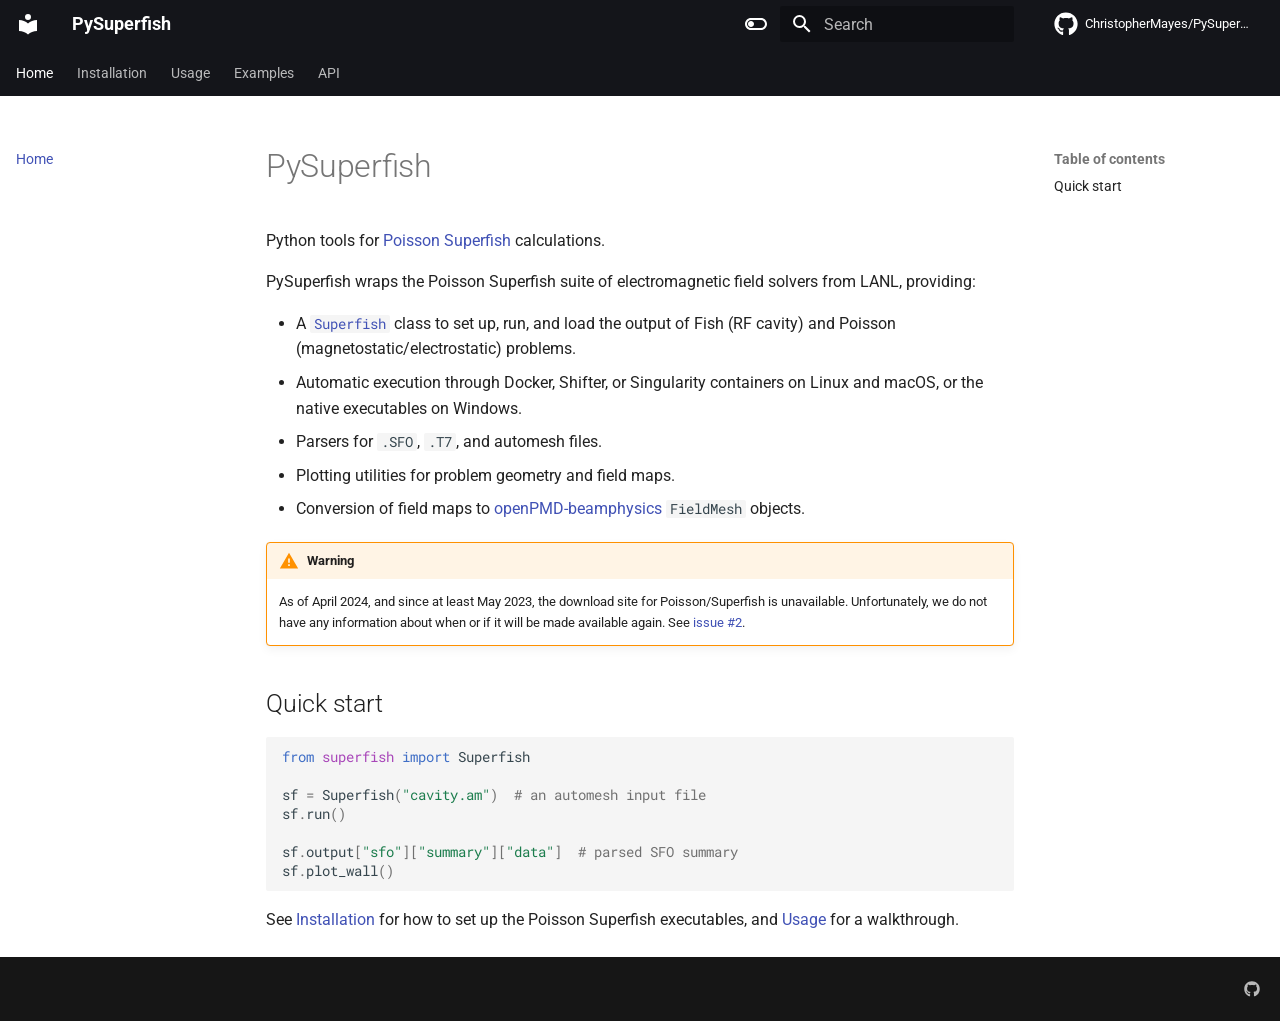
<file: index.html>
<!doctype html>
<html lang="en" class="no-js">
  <head>
    
      <meta charset="utf-8">
      <meta name="viewport" content="width=device-width,initial-scale=1">
      
      
      
      
      
        <link rel="next" href="installation/">
      
      
        
      
      
      <link rel="icon" href="assets/images/favicon.png">
      <meta name="generator" content="mkdocs-1.6.1, mkdocs-material-9.7.7">
    
    
      
        <title>PySuperfish</title>
      
    
    
      <link rel="stylesheet" href="assets/stylesheets/main.ec1eaa64.min.css">
      
        
        <link rel="stylesheet" href="assets/stylesheets/palette.ab4e12ef.min.css">
      
      


    
    
      
    
    
      
        
        
        <link rel="preconnect" href="https://fonts.gstatic.com" crossorigin>
        <link rel="stylesheet" href="https://fonts.googleapis.com/css?family=Roboto:300,300i,400,400i,700,700i%7CRoboto+Mono:400,400i,700,700i&display=fallback">
        <style>:root{--md-text-font:"Roboto";--md-code-font:"Roboto Mono"}</style>
      
    
    
      <link rel="stylesheet" href="assets/_mkdocstrings.css">
    
      <link rel="stylesheet" href="stylesheets/extra.css">
    
    <script>__md_scope=new URL(".",location),__md_hash=e=>[...e].reduce(((e,_)=>(e<<5)-e+_.charCodeAt(0)),0),__md_get=(e,_=localStorage,t=__md_scope)=>JSON.parse(_.getItem(t.pathname+"."+e)),__md_set=(e,_,t=localStorage,a=__md_scope)=>{try{t.setItem(a.pathname+"."+e,JSON.stringify(_))}catch(e){}}</script>
    
      

    
    
  </head>
  
  
    
    
      
    
    
    
    
    <body dir="ltr" data-md-color-scheme="default" data-md-color-primary="black" data-md-color-accent="indigo">
  
    
    <input class="md-toggle" data-md-toggle="drawer" type="checkbox" id="__drawer" autocomplete="off">
    <input class="md-toggle" data-md-toggle="search" type="checkbox" id="__search" autocomplete="off">
    <label class="md-overlay" for="__drawer"></label>
    <div data-md-component="skip">
      
        
        <a href="#pysuperfish" class="md-skip">
          Skip to content
        </a>
      
    </div>
    <div data-md-component="announce">
      
    </div>
    
    
      

<header class="md-header" data-md-component="header">
  <nav class="md-header__inner md-grid" aria-label="Header">
    <a href="." title="PySuperfish" class="md-header__button md-logo" aria-label="PySuperfish" data-md-component="logo">
      
  
  <svg xmlns="http://www.w3.org/2000/svg" viewBox="0 0 24 24"><path d="M12 8a3 3 0 0 0 3-3 3 3 0 0 0-3-3 3 3 0 0 0-3 3 3 3 0 0 0 3 3m0 3.54C9.64 9.35 6.5 8 3 8v11c3.5 0 6.64 1.35 9 3.54 2.36-2.19 5.5-3.54 9-3.54V8c-3.5 0-6.64 1.35-9 3.54"/></svg>

    </a>
    <label class="md-header__button md-icon" for="__drawer">
      
      <svg xmlns="http://www.w3.org/2000/svg" viewBox="0 0 24 24"><path d="M3 6h18v2H3zm0 5h18v2H3zm0 5h18v2H3z"/></svg>
    </label>
    <div class="md-header__title" data-md-component="header-title">
      <div class="md-header__ellipsis">
        <div class="md-header__topic">
          <span class="md-ellipsis">
            PySuperfish
          </span>
        </div>
        <div class="md-header__topic" data-md-component="header-topic">
          <span class="md-ellipsis">
            
              Home
            
          </span>
        </div>
      </div>
    </div>
    
      
        <form class="md-header__option" data-md-component="palette">
  
    
    
    
    <input class="md-option" data-md-color-media="(prefers-color-scheme: light)" data-md-color-scheme="default" data-md-color-primary="black" data-md-color-accent="indigo"  aria-label="Switch to dark mode"  type="radio" name="__palette" id="__palette_0">
    
      <label class="md-header__button md-icon" title="Switch to dark mode" for="__palette_1" hidden>
        <svg xmlns="http://www.w3.org/2000/svg" viewBox="0 0 24 24"><path d="M17 6H7c-3.31 0-6 2.69-6 6s2.69 6 6 6h10c3.31 0 6-2.69 6-6s-2.69-6-6-6m0 10H7c-2.21 0-4-1.79-4-4s1.79-4 4-4h10c2.21 0 4 1.79 4 4s-1.79 4-4 4M7 9c-1.66 0-3 1.34-3 3s1.34 3 3 3 3-1.34 3-3-1.34-3-3-3"/></svg>
      </label>
    
  
    
    
    
    <input class="md-option" data-md-color-media="(prefers-color-scheme: dark)" data-md-color-scheme="slate" data-md-color-primary="black" data-md-color-accent="indigo"  aria-label="Switch to light mode"  type="radio" name="__palette" id="__palette_1">
    
      <label class="md-header__button md-icon" title="Switch to light mode" for="__palette_0" hidden>
        <svg xmlns="http://www.w3.org/2000/svg" viewBox="0 0 24 24"><path d="M17 7H7a5 5 0 0 0-5 5 5 5 0 0 0 5 5h10a5 5 0 0 0 5-5 5 5 0 0 0-5-5m0 8a3 3 0 0 1-3-3 3 3 0 0 1 3-3 3 3 0 0 1 3 3 3 3 0 0 1-3 3"/></svg>
      </label>
    
  
</form>
      
    
    
      <script>var palette=__md_get("__palette");if(palette&&palette.color){if("(prefers-color-scheme)"===palette.color.media){var media=matchMedia("(prefers-color-scheme: light)"),input=document.querySelector(media.matches?"[data-md-color-media='(prefers-color-scheme: light)']":"[data-md-color-media='(prefers-color-scheme: dark)']");palette.color.media=input.getAttribute("data-md-color-media"),palette.color.scheme=input.getAttribute("data-md-color-scheme"),palette.color.primary=input.getAttribute("data-md-color-primary"),palette.color.accent=input.getAttribute("data-md-color-accent")}for(var[key,value]of Object.entries(palette.color))document.body.setAttribute("data-md-color-"+key,value)}</script>
    
    
    
      
      
        <label class="md-header__button md-icon" for="__search">
          
          <svg xmlns="http://www.w3.org/2000/svg" viewBox="0 0 24 24"><path d="M9.5 3A6.5 6.5 0 0 1 16 9.5c0 1.61-.59 3.09-1.56 4.23l.27.27h.79l5 5-1.5 1.5-5-5v-.79l-.27-.27A6.52 6.52 0 0 1 9.5 16 6.5 6.5 0 0 1 3 9.5 6.5 6.5 0 0 1 9.5 3m0 2C7 5 5 7 5 9.5S7 14 9.5 14 14 12 14 9.5 12 5 9.5 5"/></svg>
        </label>
        <div class="md-search" data-md-component="search" role="dialog">
  <label class="md-search__overlay" for="__search"></label>
  <div class="md-search__inner" role="search">
    <form class="md-search__form" name="search">
      <input type="text" class="md-search__input" name="query" aria-label="Search" placeholder="Search" autocapitalize="off" autocorrect="off" autocomplete="off" spellcheck="false" data-md-component="search-query" required>
      <label class="md-search__icon md-icon" for="__search">
        
        <svg xmlns="http://www.w3.org/2000/svg" viewBox="0 0 24 24"><path d="M9.5 3A6.5 6.5 0 0 1 16 9.5c0 1.61-.59 3.09-1.56 4.23l.27.27h.79l5 5-1.5 1.5-5-5v-.79l-.27-.27A6.52 6.52 0 0 1 9.5 16 6.5 6.5 0 0 1 3 9.5 6.5 6.5 0 0 1 9.5 3m0 2C7 5 5 7 5 9.5S7 14 9.5 14 14 12 14 9.5 12 5 9.5 5"/></svg>
        
        <svg xmlns="http://www.w3.org/2000/svg" viewBox="0 0 24 24"><path d="M20 11v2H8l5.5 5.5-1.42 1.42L4.16 12l7.92-7.92L13.5 5.5 8 11z"/></svg>
      </label>
      <nav class="md-search__options" aria-label="Search">
        
        <button type="reset" class="md-search__icon md-icon" title="Clear" aria-label="Clear" tabindex="-1">
          
          <svg xmlns="http://www.w3.org/2000/svg" viewBox="0 0 24 24"><path d="M19 6.41 17.59 5 12 10.59 6.41 5 5 6.41 10.59 12 5 17.59 6.41 19 12 13.41 17.59 19 19 17.59 13.41 12z"/></svg>
        </button>
      </nav>
      
    </form>
    <div class="md-search__output">
      <div class="md-search__scrollwrap" tabindex="0" data-md-scrollfix>
        <div class="md-search-result" data-md-component="search-result">
          <div class="md-search-result__meta">
            Initializing search
          </div>
          <ol class="md-search-result__list" role="presentation"></ol>
        </div>
      </div>
    </div>
  </div>
</div>
      
    
    
      <div class="md-header__source">
        <a href="https://github.com/ChristopherMayes/PySuperfish" title="Go to repository" class="md-source" data-md-component="source">
  <div class="md-source__icon md-icon">
    
    <svg xmlns="http://www.w3.org/2000/svg" viewBox="0 0 512 512"><!--! Font Awesome Free 7.1.0 by @fontawesome - https://fontawesome.com License - https://fontawesome.com/license/free (Icons: CC BY 4.0, Fonts: SIL OFL 1.1, Code: MIT License) Copyright 2025 Fonticons, Inc.--><path d="M173.9 397.4c0 2-2.3 3.6-5.2 3.6-3.3.3-5.6-1.3-5.6-3.6 0-2 2.3-3.6 5.2-3.6 3-.3 5.6 1.3 5.6 3.6m-31.1-4.5c-.7 2 1.3 4.3 4.3 4.9 2.6 1 5.6 0 6.2-2s-1.3-4.3-4.3-5.2c-2.6-.7-5.5.3-6.2 2.3m44.2-1.7c-2.9.7-4.9 2.6-4.6 4.9.3 2 2.9 3.3 5.9 2.6 2.9-.7 4.9-2.6 4.6-4.6-.3-1.9-3-3.2-5.9-2.9M252.8 8C114.1 8 8 113.3 8 252c0 110.9 69.8 205.8 169.5 239.2 12.8 2.3 17.3-5.6 17.3-12.1 0-6.2-.3-40.4-.3-61.4 0 0-70 15-84.7-29.8 0 0-11.4-29.1-27.8-36.6 0 0-22.9-15.7 1.6-15.4 0 0 24.9 2 38.6 25.8 21.9 38.6 58.6 27.5 72.9 20.9 2.3-16 8.8-27.1 16-33.7-55.9-6.2-112.3-14.3-112.3-110.5 0-27.5 7.6-41.3 23.6-58.9-2.6-6.5-11.1-33.3 2.6-67.9 20.9-6.5 69 27 69 27 20-5.6 41.5-8.5 62.8-8.5s42.8 2.9 62.8 8.5c0 0 48.1-33.6 69-27 13.7 34.7 5.2 61.4 2.6 67.9 16 17.7 25.8 31.5 25.8 58.9 0 96.5-58.9 104.2-114.8 110.5 9.2 7.9 17 22.9 17 46.4 0 33.7-.3 75.4-.3 83.6 0 6.5 4.6 14.4 17.3 12.1C436.2 457.8 504 362.9 504 252 504 113.3 391.5 8 252.8 8M105.2 352.9c-1.3 1-1 3.3.7 5.2 1.6 1.6 3.9 2.3 5.2 1 1.3-1 1-3.3-.7-5.2-1.6-1.6-3.9-2.3-5.2-1m-10.8-8.1c-.7 1.3.3 2.9 2.3 3.9 1.6 1 3.6.7 4.3-.7.7-1.3-.3-2.9-2.3-3.9-2-.6-3.6-.3-4.3.7m32.4 35.6c-1.6 1.3-1 4.3 1.3 6.2 2.3 2.3 5.2 2.6 6.5 1 1.3-1.3.7-4.3-1.3-6.2-2.2-2.3-5.2-2.6-6.5-1m-11.4-14.7c-1.6 1-1.6 3.6 0 5.9s4.3 3.3 5.6 2.3c1.6-1.3 1.6-3.9 0-6.2-1.4-2.3-4-3.3-5.6-2"/></svg>
  </div>
  <div class="md-source__repository">
    ChristopherMayes/PySuperfish
  </div>
</a>
      </div>
    
  </nav>
  
</header>
    
    <div class="md-container" data-md-component="container">
      
      
        
          
            
<nav class="md-tabs" aria-label="Tabs" data-md-component="tabs">
  <div class="md-grid">
    <ul class="md-tabs__list">
      
        
  
  
  
    
  
  
    <li class="md-tabs__item md-tabs__item--active">
      <a href="." class="md-tabs__link">
        
  
  
    
  
  Home

      </a>
    </li>
  

      
        
  
  
  
  
    <li class="md-tabs__item">
      <a href="installation/" class="md-tabs__link">
        
  
  
    
  
  Installation

      </a>
    </li>
  

      
        
  
  
  
  
    <li class="md-tabs__item">
      <a href="usage/" class="md-tabs__link">
        
  
  
    
  
  Usage

      </a>
    </li>
  

      
        
  
  
  
  
    
    
      <li class="md-tabs__item">
        <a href="examples/superfish_basic_example/" class="md-tabs__link">
          
  
  
    
  
  Examples

        </a>
      </li>
    
  

      
        
  
  
  
  
    
    
      <li class="md-tabs__item">
        <a href="api/superfish/" class="md-tabs__link">
          
  
  
    
  
  API

        </a>
      </li>
    
  

      
    </ul>
  </div>
</nav>
          
        
      
      <main class="md-main" data-md-component="main">
        <div class="md-main__inner md-grid">
          
            
              
              <div class="md-sidebar md-sidebar--primary" data-md-component="sidebar" data-md-type="navigation" >
                <div class="md-sidebar__scrollwrap">
                  <div class="md-sidebar__inner">
                    


  


<nav class="md-nav md-nav--primary md-nav--lifted" aria-label="Navigation" data-md-level="0">
  <label class="md-nav__title" for="__drawer">
    <a href="." title="PySuperfish" class="md-nav__button md-logo" aria-label="PySuperfish" data-md-component="logo">
      
  
  <svg xmlns="http://www.w3.org/2000/svg" viewBox="0 0 24 24"><path d="M12 8a3 3 0 0 0 3-3 3 3 0 0 0-3-3 3 3 0 0 0-3 3 3 3 0 0 0 3 3m0 3.54C9.64 9.35 6.5 8 3 8v11c3.5 0 6.64 1.35 9 3.54 2.36-2.19 5.5-3.54 9-3.54V8c-3.5 0-6.64 1.35-9 3.54"/></svg>

    </a>
    PySuperfish
  </label>
  
    <div class="md-nav__source">
      <a href="https://github.com/ChristopherMayes/PySuperfish" title="Go to repository" class="md-source" data-md-component="source">
  <div class="md-source__icon md-icon">
    
    <svg xmlns="http://www.w3.org/2000/svg" viewBox="0 0 512 512"><!--! Font Awesome Free 7.1.0 by @fontawesome - https://fontawesome.com License - https://fontawesome.com/license/free (Icons: CC BY 4.0, Fonts: SIL OFL 1.1, Code: MIT License) Copyright 2025 Fonticons, Inc.--><path d="M173.9 397.4c0 2-2.3 3.6-5.2 3.6-3.3.3-5.6-1.3-5.6-3.6 0-2 2.3-3.6 5.2-3.6 3-.3 5.6 1.3 5.6 3.6m-31.1-4.5c-.7 2 1.3 4.3 4.3 4.9 2.6 1 5.6 0 6.2-2s-1.3-4.3-4.3-5.2c-2.6-.7-5.5.3-6.2 2.3m44.2-1.7c-2.9.7-4.9 2.6-4.6 4.9.3 2 2.9 3.3 5.9 2.6 2.9-.7 4.9-2.6 4.6-4.6-.3-1.9-3-3.2-5.9-2.9M252.8 8C114.1 8 8 113.3 8 252c0 110.9 69.8 205.8 169.5 239.2 12.8 2.3 17.3-5.6 17.3-12.1 0-6.2-.3-40.4-.3-61.4 0 0-70 15-84.7-29.8 0 0-11.4-29.1-27.8-36.6 0 0-22.9-15.7 1.6-15.4 0 0 24.9 2 38.6 25.8 21.9 38.6 58.6 27.5 72.9 20.9 2.3-16 8.8-27.1 16-33.7-55.9-6.2-112.3-14.3-112.3-110.5 0-27.5 7.6-41.3 23.6-58.9-2.6-6.5-11.1-33.3 2.6-67.9 20.9-6.5 69 27 69 27 20-5.6 41.5-8.5 62.8-8.5s42.8 2.9 62.8 8.5c0 0 48.1-33.6 69-27 13.7 34.7 5.2 61.4 2.6 67.9 16 17.7 25.8 31.5 25.8 58.9 0 96.5-58.9 104.2-114.8 110.5 9.2 7.9 17 22.9 17 46.4 0 33.7-.3 75.4-.3 83.6 0 6.5 4.6 14.4 17.3 12.1C436.2 457.8 504 362.9 504 252 504 113.3 391.5 8 252.8 8M105.2 352.9c-1.3 1-1 3.3.7 5.2 1.6 1.6 3.9 2.3 5.2 1 1.3-1 1-3.3-.7-5.2-1.6-1.6-3.9-2.3-5.2-1m-10.8-8.1c-.7 1.3.3 2.9 2.3 3.9 1.6 1 3.6.7 4.3-.7.7-1.3-.3-2.9-2.3-3.9-2-.6-3.6-.3-4.3.7m32.4 35.6c-1.6 1.3-1 4.3 1.3 6.2 2.3 2.3 5.2 2.6 6.5 1 1.3-1.3.7-4.3-1.3-6.2-2.2-2.3-5.2-2.6-6.5-1m-11.4-14.7c-1.6 1-1.6 3.6 0 5.9s4.3 3.3 5.6 2.3c1.6-1.3 1.6-3.9 0-6.2-1.4-2.3-4-3.3-5.6-2"/></svg>
  </div>
  <div class="md-source__repository">
    ChristopherMayes/PySuperfish
  </div>
</a>
    </div>
  
  <ul class="md-nav__list" data-md-scrollfix>
    
      
      
  
  
    
  
  
  
    <li class="md-nav__item md-nav__item--active">
      
      <input class="md-nav__toggle md-toggle" type="checkbox" id="__toc">
      
      
        
      
      
        <label class="md-nav__link md-nav__link--active" for="__toc">
          
  
  
  <span class="md-ellipsis">
    
  
    Home
  

    
  </span>
  
  

          <span class="md-nav__icon md-icon"></span>
        </label>
      
      <a href="." class="md-nav__link md-nav__link--active">
        
  
  
  <span class="md-ellipsis">
    
  
    Home
  

    
  </span>
  
  

      </a>
      
        

<nav class="md-nav md-nav--secondary" aria-label="Table of contents">
  
  
  
    
  
  
    <label class="md-nav__title" for="__toc">
      <span class="md-nav__icon md-icon"></span>
      Table of contents
    </label>
    <ul class="md-nav__list" data-md-component="toc" data-md-scrollfix>
      
        <li class="md-nav__item">
  <a href="#quick-start" class="md-nav__link">
    <span class="md-ellipsis">
      
        Quick start
      
    </span>
  </a>
  
</li>
      
    </ul>
  
</nav>
      
    </li>
  

    
      
      
  
  
  
  
    <li class="md-nav__item">
      <a href="installation/" class="md-nav__link">
        
  
  
  <span class="md-ellipsis">
    
  
    Installation
  

    
  </span>
  
  

      </a>
    </li>
  

    
      
      
  
  
  
  
    <li class="md-nav__item">
      <a href="usage/" class="md-nav__link">
        
  
  
  <span class="md-ellipsis">
    
  
    Usage
  

    
  </span>
  
  

      </a>
    </li>
  

    
      
      
  
  
  
  
    
    
      
        
      
        
      
    
    
    
      
      
    
    
    <li class="md-nav__item md-nav__item--nested">
      
        
        
        <input class="md-nav__toggle md-toggle " type="checkbox" id="__nav_4" >
        
          
          <label class="md-nav__link" for="__nav_4" id="__nav_4_label" tabindex="0">
            
  
  
  <span class="md-ellipsis">
    
  
    Examples
  

    
  </span>
  
  

            <span class="md-nav__icon md-icon"></span>
          </label>
        
        <nav class="md-nav" data-md-level="1" aria-labelledby="__nav_4_label" aria-expanded="false">
          <label class="md-nav__title" for="__nav_4">
            <span class="md-nav__icon md-icon"></span>
            
  
    Examples
  

          </label>
          <ul class="md-nav__list" data-md-scrollfix>
            
              
                
  
  
  
  
    <li class="md-nav__item">
      <a href="examples/superfish_basic_example/" class="md-nav__link">
        
  
  
  <span class="md-ellipsis">
    
  
    pySuperfish Fish Example
  

    
  </span>
  
  

      </a>
    </li>
  

              
            
              
                
  
  
  
  
    <li class="md-nav__item">
      <a href="examples/poisson_example/" class="md-nav__link">
        
  
  
  <span class="md-ellipsis">
    
  
    pySuperfish Poisson example
  

    
  </span>
  
  

      </a>
    </li>
  

              
            
          </ul>
        </nav>
      
    </li>
  

    
      
      
  
  
  
  
    
    
      
        
      
        
      
        
      
        
      
        
      
        
      
    
    
    
      
      
    
    
    <li class="md-nav__item md-nav__item--nested">
      
        
        
        <input class="md-nav__toggle md-toggle " type="checkbox" id="__nav_5" >
        
          
          <label class="md-nav__link" for="__nav_5" id="__nav_5_label" tabindex="0">
            
  
  
  <span class="md-ellipsis">
    
  
    API
  

    
  </span>
  
  

            <span class="md-nav__icon md-icon"></span>
          </label>
        
        <nav class="md-nav" data-md-level="1" aria-labelledby="__nav_5_label" aria-expanded="false">
          <label class="md-nav__title" for="__nav_5">
            <span class="md-nav__icon md-icon"></span>
            
  
    API
  

          </label>
          <ul class="md-nav__list" data-md-scrollfix>
            
              
                
  
  
  
  
    <li class="md-nav__item">
      <a href="api/superfish/" class="md-nav__link">
        
  
  
  <span class="md-ellipsis">
    
  
    Superfish
  

    
  </span>
  
  

      </a>
    </li>
  

              
            
              
                
  
  
  
  
    <li class="md-nav__item">
      <a href="api/parsers/" class="md-nav__link">
        
  
  
  <span class="md-ellipsis">
    
  
    Parsers
  

    
  </span>
  
  

      </a>
    </li>
  

              
            
              
                
  
  
  
  
    <li class="md-nav__item">
      <a href="api/writers/" class="md-nav__link">
        
  
  
  <span class="md-ellipsis">
    
  
    Writers
  

    
  </span>
  
  

      </a>
    </li>
  

              
            
              
                
  
  
  
  
    <li class="md-nav__item">
      <a href="api/plot/" class="md-nav__link">
        
  
  
  <span class="md-ellipsis">
    
  
    Plotting
  

    
  </span>
  
  

      </a>
    </li>
  

              
            
              
                
  
  
  
  
    <li class="md-nav__item">
      <a href="api/interpolate/" class="md-nav__link">
        
  
  
  <span class="md-ellipsis">
    
  
    Interpolation
  

    
  </span>
  
  

      </a>
    </li>
  

              
            
              
                
  
  
  
  
    <li class="md-nav__item">
      <a href="api/types/" class="md-nav__link">
        
  
  
  <span class="md-ellipsis">
    
  
    Types
  

    
  </span>
  
  

      </a>
    </li>
  

              
            
          </ul>
        </nav>
      
    </li>
  

    
  </ul>
</nav>
                  </div>
                </div>
              </div>
            
            
              
              <div class="md-sidebar md-sidebar--secondary" data-md-component="sidebar" data-md-type="toc" >
                <div class="md-sidebar__scrollwrap">
                  <div class="md-sidebar__inner">
                    

<nav class="md-nav md-nav--secondary" aria-label="Table of contents">
  
  
  
    
  
  
    <label class="md-nav__title" for="__toc">
      <span class="md-nav__icon md-icon"></span>
      Table of contents
    </label>
    <ul class="md-nav__list" data-md-component="toc" data-md-scrollfix>
      
        <li class="md-nav__item">
  <a href="#quick-start" class="md-nav__link">
    <span class="md-ellipsis">
      
        Quick start
      
    </span>
  </a>
  
</li>
      
    </ul>
  
</nav>
                  </div>
                </div>
              </div>
            
          
          
            <div class="md-content" data-md-component="content">
              
              <article class="md-content__inner md-typeset">
                
                  


  
  


<h1 id="pysuperfish">PySuperfish</h1>
<p>Python tools for <a href="https://laacg.lanl.gov">Poisson Superfish</a> calculations.</p>
<p>PySuperfish wraps the Poisson Superfish suite of electromagnetic field solvers
from LANL, providing:</p>
<ul>
<li>A <a class="autorefs autorefs-internal" title="superfish.Superfish" href="api/superfish/#superfish.Superfish"><code>Superfish</code></a> class to set up, run, and load the
  output of Fish (RF cavity) and Poisson (magnetostatic/electrostatic)
  problems.</li>
<li>Automatic execution through Docker, Shifter, or Singularity containers on
  Linux and macOS, or the native executables on Windows.</li>
<li>Parsers for <code>.SFO</code>, <code>.T7</code>, and automesh files.</li>
<li>Plotting utilities for problem geometry and field maps.</li>
<li>Conversion of field maps to <a href="https://github.com/ChristopherMayes/openPMD-beamphysics">openPMD-beamphysics</a>
  <code>FieldMesh</code> objects.</li>
</ul>
<div class="admonition warning">
<p class="admonition-title">Warning</p>
<p>As of April 2024, and since at least May 2023, the download site for
Poisson/Superfish is unavailable. Unfortunately, we do not have any
information about when or if it will be made available again. See
<a href="https://github.com/ChristopherMayes/PySuperfish/issues/2">issue #2</a>.</p>
</div>
<h2 id="quick-start">Quick start</h2>
<div class="highlight"><pre><span></span><code><span class="kn">from</span><span class="w"> </span><span class="nn">superfish</span><span class="w"> </span><span class="kn">import</span> <span class="n">Superfish</span>

<span class="n">sf</span> <span class="o">=</span> <span class="n">Superfish</span><span class="p">(</span><span class="s2">&quot;cavity.am&quot;</span><span class="p">)</span>  <span class="c1"># an automesh input file</span>
<span class="n">sf</span><span class="o">.</span><span class="n">run</span><span class="p">()</span>

<span class="n">sf</span><span class="o">.</span><span class="n">output</span><span class="p">[</span><span class="s2">&quot;sfo&quot;</span><span class="p">][</span><span class="s2">&quot;summary&quot;</span><span class="p">][</span><span class="s2">&quot;data&quot;</span><span class="p">]</span>  <span class="c1"># parsed SFO summary</span>
<span class="n">sf</span><span class="o">.</span><span class="n">plot_wall</span><span class="p">()</span>
</code></pre></div>
<p>See <a href="installation/">Installation</a> for how to set up the Poisson Superfish
executables, and <a href="usage/">Usage</a> for a walkthrough.</p>












                
              </article>
            </div>
          
          
<script>var target=document.getElementById(location.hash.slice(1));target&&target.name&&(target.checked=target.name.startsWith("__tabbed_"))</script>
        </div>
        
          <button type="button" class="md-top md-icon" data-md-component="top" hidden>
  
  <svg xmlns="http://www.w3.org/2000/svg" viewBox="0 0 24 24"><path d="M13 20h-2V8l-5.5 5.5-1.42-1.42L12 4.16l7.92 7.92-1.42 1.42L13 8z"/></svg>
  Back to top
</button>
        
      </main>
      
        <footer class="md-footer">
  
  <div class="md-footer-meta md-typeset">
    <div class="md-footer-meta__inner md-grid">
      <div class="md-copyright">
  
  
</div>
      
        
<div class="md-social">
  
    
    
    
    
    <a href="https://github.com/ChristopherMayes/PySuperfish" target="_blank" rel="noopener" title="PySuperfish" class="md-social__link">
      <svg xmlns="http://www.w3.org/2000/svg" viewBox="0 0 512 512"><!--! Font Awesome Free 7.1.0 by @fontawesome - https://fontawesome.com License - https://fontawesome.com/license/free (Icons: CC BY 4.0, Fonts: SIL OFL 1.1, Code: MIT License) Copyright 2025 Fonticons, Inc.--><path d="M173.9 397.4c0 2-2.3 3.6-5.2 3.6-3.3.3-5.6-1.3-5.6-3.6 0-2 2.3-3.6 5.2-3.6 3-.3 5.6 1.3 5.6 3.6m-31.1-4.5c-.7 2 1.3 4.3 4.3 4.9 2.6 1 5.6 0 6.2-2s-1.3-4.3-4.3-5.2c-2.6-.7-5.5.3-6.2 2.3m44.2-1.7c-2.9.7-4.9 2.6-4.6 4.9.3 2 2.9 3.3 5.9 2.6 2.9-.7 4.9-2.6 4.6-4.6-.3-1.9-3-3.2-5.9-2.9M252.8 8C114.1 8 8 113.3 8 252c0 110.9 69.8 205.8 169.5 239.2 12.8 2.3 17.3-5.6 17.3-12.1 0-6.2-.3-40.4-.3-61.4 0 0-70 15-84.7-29.8 0 0-11.4-29.1-27.8-36.6 0 0-22.9-15.7 1.6-15.4 0 0 24.9 2 38.6 25.8 21.9 38.6 58.6 27.5 72.9 20.9 2.3-16 8.8-27.1 16-33.7-55.9-6.2-112.3-14.3-112.3-110.5 0-27.5 7.6-41.3 23.6-58.9-2.6-6.5-11.1-33.3 2.6-67.9 20.9-6.5 69 27 69 27 20-5.6 41.5-8.5 62.8-8.5s42.8 2.9 62.8 8.5c0 0 48.1-33.6 69-27 13.7 34.7 5.2 61.4 2.6 67.9 16 17.7 25.8 31.5 25.8 58.9 0 96.5-58.9 104.2-114.8 110.5 9.2 7.9 17 22.9 17 46.4 0 33.7-.3 75.4-.3 83.6 0 6.5 4.6 14.4 17.3 12.1C436.2 457.8 504 362.9 504 252 504 113.3 391.5 8 252.8 8M105.2 352.9c-1.3 1-1 3.3.7 5.2 1.6 1.6 3.9 2.3 5.2 1 1.3-1 1-3.3-.7-5.2-1.6-1.6-3.9-2.3-5.2-1m-10.8-8.1c-.7 1.3.3 2.9 2.3 3.9 1.6 1 3.6.7 4.3-.7.7-1.3-.3-2.9-2.3-3.9-2-.6-3.6-.3-4.3.7m32.4 35.6c-1.6 1.3-1 4.3 1.3 6.2 2.3 2.3 5.2 2.6 6.5 1 1.3-1.3.7-4.3-1.3-6.2-2.2-2.3-5.2-2.6-6.5-1m-11.4-14.7c-1.6 1-1.6 3.6 0 5.9s4.3 3.3 5.6 2.3c1.6-1.3 1.6-3.9 0-6.2-1.4-2.3-4-3.3-5.6-2"/></svg>
    </a>
  
</div>
      
    </div>
  </div>
</footer>
      
    </div>
    <div class="md-dialog" data-md-component="dialog">
      <div class="md-dialog__inner md-typeset"></div>
    </div>
    
    
    
      
      
      <script id="__config" type="application/json">{"annotate": null, "base": ".", "features": ["navigation.top", "navigation.tabs", "navigation.indexes"], "search": "assets/javascripts/workers/search.2c215733.min.js", "tags": null, "translations": {"clipboard.copied": "Copied to clipboard", "clipboard.copy": "Copy to clipboard", "search.result.more.one": "1 more on this page", "search.result.more.other": "# more on this page", "search.result.none": "No matching documents", "search.result.one": "1 matching document", "search.result.other": "# matching documents", "search.result.placeholder": "Type to start searching", "search.result.term.missing": "Missing", "select.version": "Select version"}, "version": null}</script>
    
    
      <script src="assets/javascripts/bundle.d7400e89.min.js"></script>
      
    
  </body>
</html>
</file>
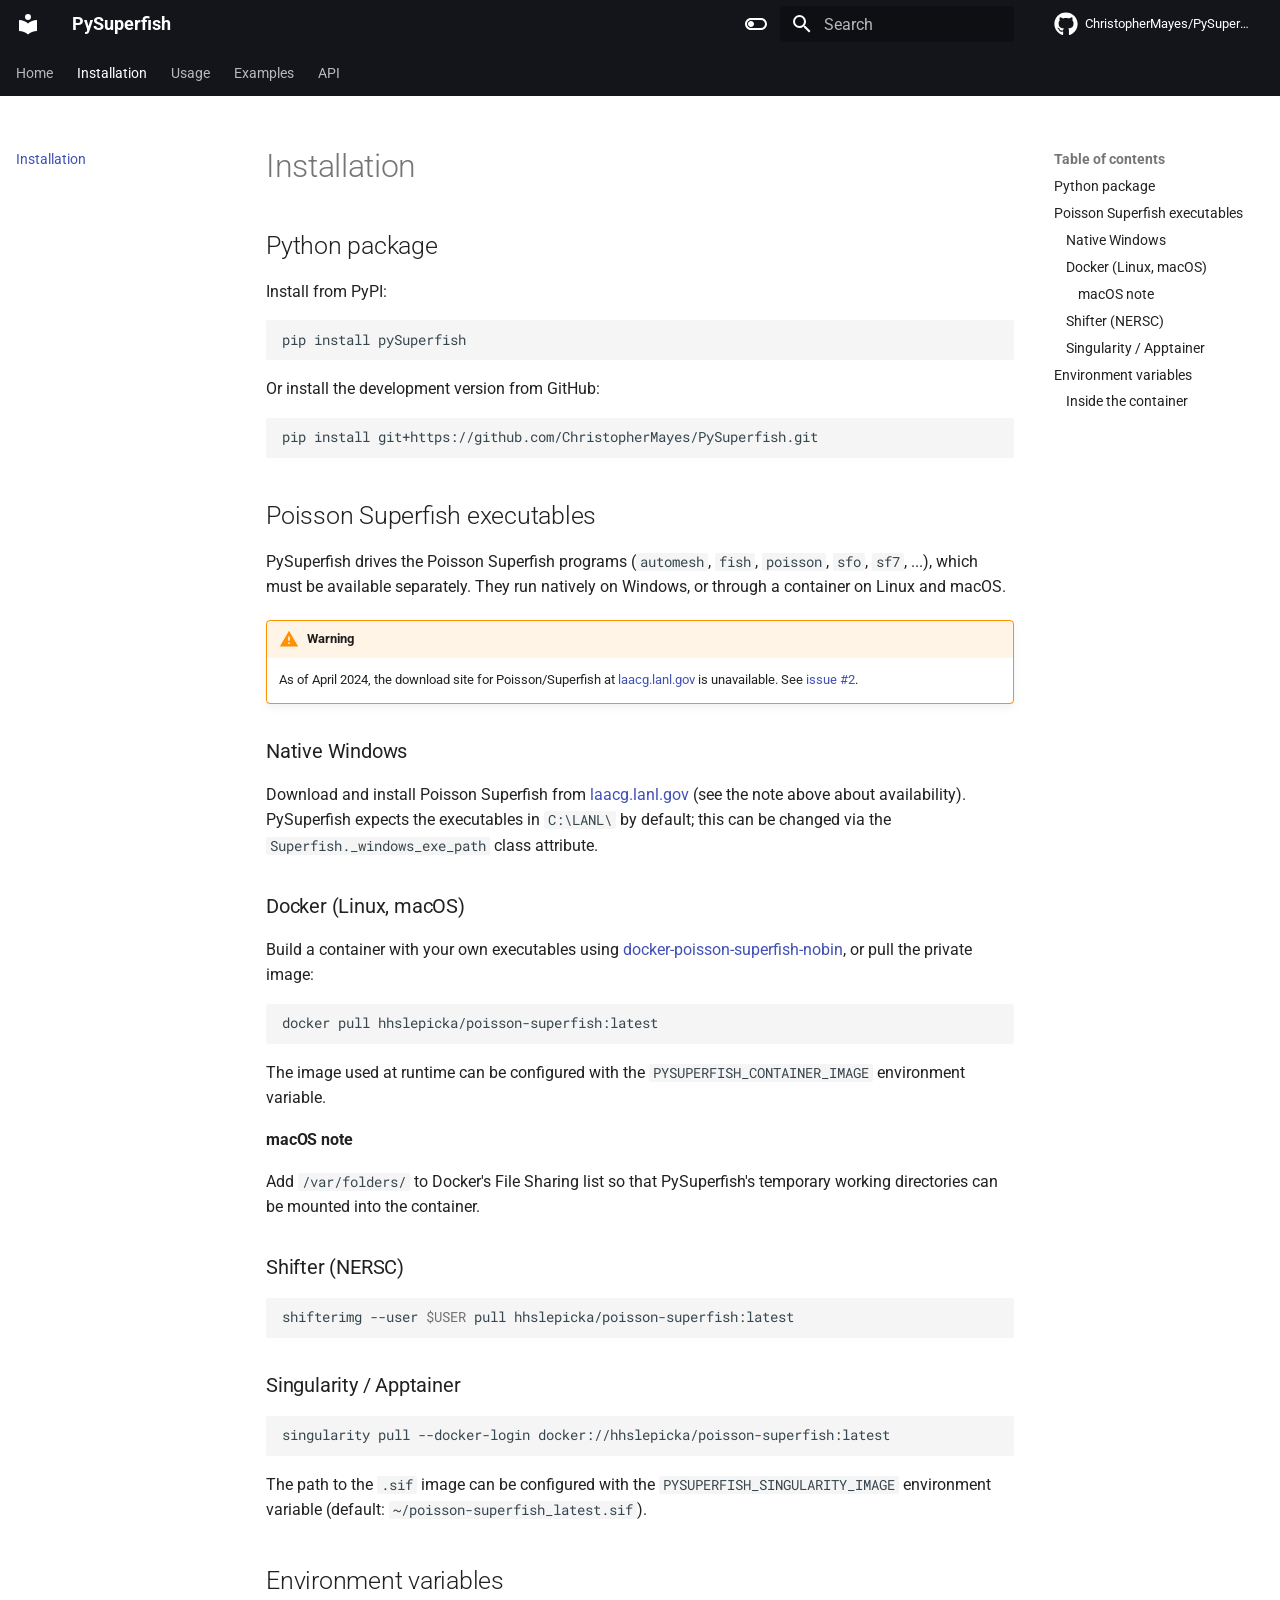
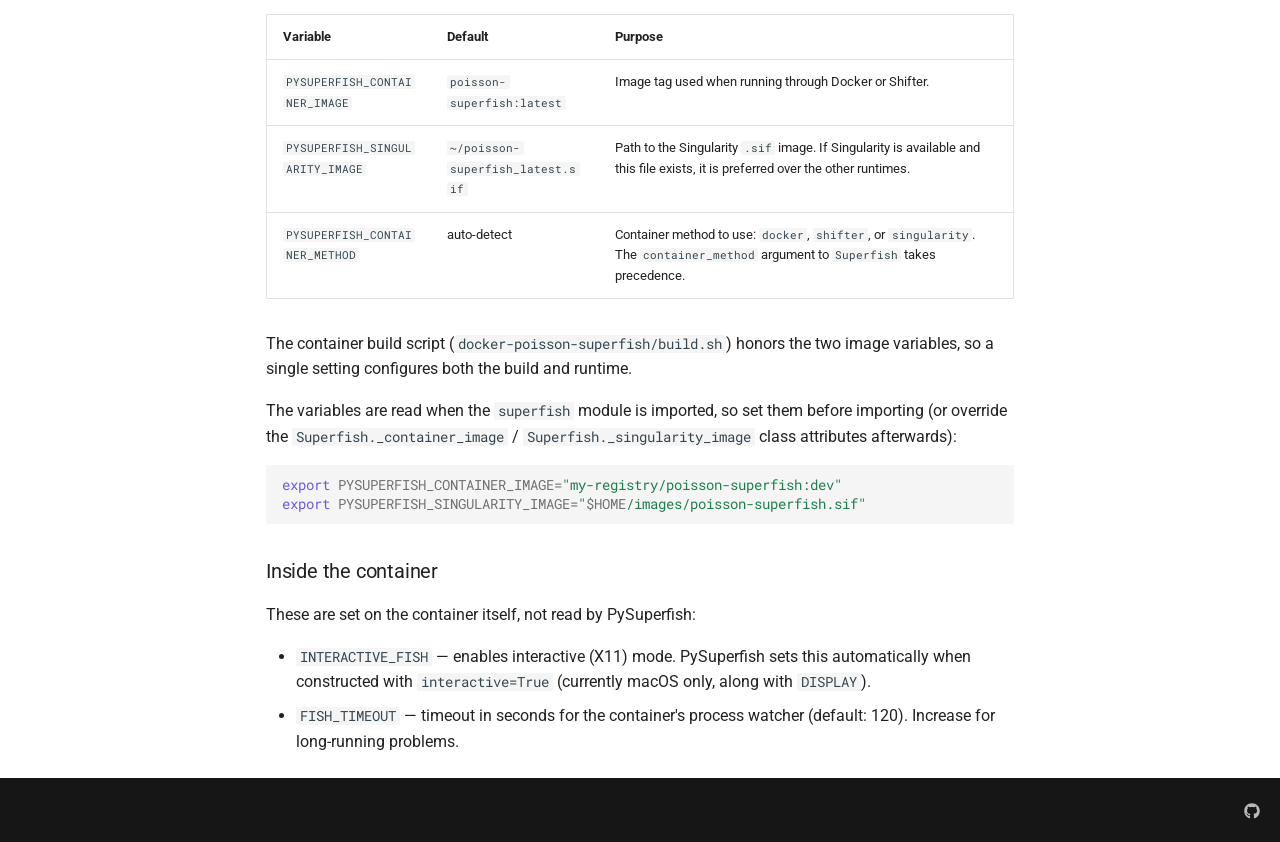
<file: installation/index.html>
<!doctype html>
<html lang="en" class="no-js">
  <head>
    
      <meta charset="utf-8">
      <meta name="viewport" content="width=device-width,initial-scale=1">
      
      
      
      
        <link rel="prev" href="..">
      
      
        <link rel="next" href="../usage/">
      
      
        
      
      
      <link rel="icon" href="../assets/images/favicon.png">
      <meta name="generator" content="mkdocs-1.6.1, mkdocs-material-9.7.7">
    
    
      
        <title>Installation - PySuperfish</title>
      
    
    
      <link rel="stylesheet" href="../assets/stylesheets/main.ec1eaa64.min.css">
      
        
        <link rel="stylesheet" href="../assets/stylesheets/palette.ab4e12ef.min.css">
      
      


    
    
      
    
    
      
        
        
        <link rel="preconnect" href="https://fonts.gstatic.com" crossorigin>
        <link rel="stylesheet" href="https://fonts.googleapis.com/css?family=Roboto:300,300i,400,400i,700,700i%7CRoboto+Mono:400,400i,700,700i&display=fallback">
        <style>:root{--md-text-font:"Roboto";--md-code-font:"Roboto Mono"}</style>
      
    
    
      <link rel="stylesheet" href="../assets/_mkdocstrings.css">
    
      <link rel="stylesheet" href="../stylesheets/extra.css">
    
    <script>__md_scope=new URL("..",location),__md_hash=e=>[...e].reduce(((e,_)=>(e<<5)-e+_.charCodeAt(0)),0),__md_get=(e,_=localStorage,t=__md_scope)=>JSON.parse(_.getItem(t.pathname+"."+e)),__md_set=(e,_,t=localStorage,a=__md_scope)=>{try{t.setItem(a.pathname+"."+e,JSON.stringify(_))}catch(e){}}</script>
    
      

    
    
  </head>
  
  
    
    
      
    
    
    
    
    <body dir="ltr" data-md-color-scheme="default" data-md-color-primary="black" data-md-color-accent="indigo">
  
    
    <input class="md-toggle" data-md-toggle="drawer" type="checkbox" id="__drawer" autocomplete="off">
    <input class="md-toggle" data-md-toggle="search" type="checkbox" id="__search" autocomplete="off">
    <label class="md-overlay" for="__drawer"></label>
    <div data-md-component="skip">
      
        
        <a href="#installation" class="md-skip">
          Skip to content
        </a>
      
    </div>
    <div data-md-component="announce">
      
    </div>
    
    
      

<header class="md-header" data-md-component="header">
  <nav class="md-header__inner md-grid" aria-label="Header">
    <a href=".." title="PySuperfish" class="md-header__button md-logo" aria-label="PySuperfish" data-md-component="logo">
      
  
  <svg xmlns="http://www.w3.org/2000/svg" viewBox="0 0 24 24"><path d="M12 8a3 3 0 0 0 3-3 3 3 0 0 0-3-3 3 3 0 0 0-3 3 3 3 0 0 0 3 3m0 3.54C9.64 9.35 6.5 8 3 8v11c3.5 0 6.64 1.35 9 3.54 2.36-2.19 5.5-3.54 9-3.54V8c-3.5 0-6.64 1.35-9 3.54"/></svg>

    </a>
    <label class="md-header__button md-icon" for="__drawer">
      
      <svg xmlns="http://www.w3.org/2000/svg" viewBox="0 0 24 24"><path d="M3 6h18v2H3zm0 5h18v2H3zm0 5h18v2H3z"/></svg>
    </label>
    <div class="md-header__title" data-md-component="header-title">
      <div class="md-header__ellipsis">
        <div class="md-header__topic">
          <span class="md-ellipsis">
            PySuperfish
          </span>
        </div>
        <div class="md-header__topic" data-md-component="header-topic">
          <span class="md-ellipsis">
            
              Installation
            
          </span>
        </div>
      </div>
    </div>
    
      
        <form class="md-header__option" data-md-component="palette">
  
    
    
    
    <input class="md-option" data-md-color-media="(prefers-color-scheme: light)" data-md-color-scheme="default" data-md-color-primary="black" data-md-color-accent="indigo"  aria-label="Switch to dark mode"  type="radio" name="__palette" id="__palette_0">
    
      <label class="md-header__button md-icon" title="Switch to dark mode" for="__palette_1" hidden>
        <svg xmlns="http://www.w3.org/2000/svg" viewBox="0 0 24 24"><path d="M17 6H7c-3.31 0-6 2.69-6 6s2.69 6 6 6h10c3.31 0 6-2.69 6-6s-2.69-6-6-6m0 10H7c-2.21 0-4-1.79-4-4s1.79-4 4-4h10c2.21 0 4 1.79 4 4s-1.79 4-4 4M7 9c-1.66 0-3 1.34-3 3s1.34 3 3 3 3-1.34 3-3-1.34-3-3-3"/></svg>
      </label>
    
  
    
    
    
    <input class="md-option" data-md-color-media="(prefers-color-scheme: dark)" data-md-color-scheme="slate" data-md-color-primary="black" data-md-color-accent="indigo"  aria-label="Switch to light mode"  type="radio" name="__palette" id="__palette_1">
    
      <label class="md-header__button md-icon" title="Switch to light mode" for="__palette_0" hidden>
        <svg xmlns="http://www.w3.org/2000/svg" viewBox="0 0 24 24"><path d="M17 7H7a5 5 0 0 0-5 5 5 5 0 0 0 5 5h10a5 5 0 0 0 5-5 5 5 0 0 0-5-5m0 8a3 3 0 0 1-3-3 3 3 0 0 1 3-3 3 3 0 0 1 3 3 3 3 0 0 1-3 3"/></svg>
      </label>
    
  
</form>
      
    
    
      <script>var palette=__md_get("__palette");if(palette&&palette.color){if("(prefers-color-scheme)"===palette.color.media){var media=matchMedia("(prefers-color-scheme: light)"),input=document.querySelector(media.matches?"[data-md-color-media='(prefers-color-scheme: light)']":"[data-md-color-media='(prefers-color-scheme: dark)']");palette.color.media=input.getAttribute("data-md-color-media"),palette.color.scheme=input.getAttribute("data-md-color-scheme"),palette.color.primary=input.getAttribute("data-md-color-primary"),palette.color.accent=input.getAttribute("data-md-color-accent")}for(var[key,value]of Object.entries(palette.color))document.body.setAttribute("data-md-color-"+key,value)}</script>
    
    
    
      
      
        <label class="md-header__button md-icon" for="__search">
          
          <svg xmlns="http://www.w3.org/2000/svg" viewBox="0 0 24 24"><path d="M9.5 3A6.5 6.5 0 0 1 16 9.5c0 1.61-.59 3.09-1.56 4.23l.27.27h.79l5 5-1.5 1.5-5-5v-.79l-.27-.27A6.52 6.52 0 0 1 9.5 16 6.5 6.5 0 0 1 3 9.5 6.5 6.5 0 0 1 9.5 3m0 2C7 5 5 7 5 9.5S7 14 9.5 14 14 12 14 9.5 12 5 9.5 5"/></svg>
        </label>
        <div class="md-search" data-md-component="search" role="dialog">
  <label class="md-search__overlay" for="__search"></label>
  <div class="md-search__inner" role="search">
    <form class="md-search__form" name="search">
      <input type="text" class="md-search__input" name="query" aria-label="Search" placeholder="Search" autocapitalize="off" autocorrect="off" autocomplete="off" spellcheck="false" data-md-component="search-query" required>
      <label class="md-search__icon md-icon" for="__search">
        
        <svg xmlns="http://www.w3.org/2000/svg" viewBox="0 0 24 24"><path d="M9.5 3A6.5 6.5 0 0 1 16 9.5c0 1.61-.59 3.09-1.56 4.23l.27.27h.79l5 5-1.5 1.5-5-5v-.79l-.27-.27A6.52 6.52 0 0 1 9.5 16 6.5 6.5 0 0 1 3 9.5 6.5 6.5 0 0 1 9.5 3m0 2C7 5 5 7 5 9.5S7 14 9.5 14 14 12 14 9.5 12 5 9.5 5"/></svg>
        
        <svg xmlns="http://www.w3.org/2000/svg" viewBox="0 0 24 24"><path d="M20 11v2H8l5.5 5.5-1.42 1.42L4.16 12l7.92-7.92L13.5 5.5 8 11z"/></svg>
      </label>
      <nav class="md-search__options" aria-label="Search">
        
        <button type="reset" class="md-search__icon md-icon" title="Clear" aria-label="Clear" tabindex="-1">
          
          <svg xmlns="http://www.w3.org/2000/svg" viewBox="0 0 24 24"><path d="M19 6.41 17.59 5 12 10.59 6.41 5 5 6.41 10.59 12 5 17.59 6.41 19 12 13.41 17.59 19 19 17.59 13.41 12z"/></svg>
        </button>
      </nav>
      
    </form>
    <div class="md-search__output">
      <div class="md-search__scrollwrap" tabindex="0" data-md-scrollfix>
        <div class="md-search-result" data-md-component="search-result">
          <div class="md-search-result__meta">
            Initializing search
          </div>
          <ol class="md-search-result__list" role="presentation"></ol>
        </div>
      </div>
    </div>
  </div>
</div>
      
    
    
      <div class="md-header__source">
        <a href="https://github.com/ChristopherMayes/PySuperfish" title="Go to repository" class="md-source" data-md-component="source">
  <div class="md-source__icon md-icon">
    
    <svg xmlns="http://www.w3.org/2000/svg" viewBox="0 0 512 512"><!--! Font Awesome Free 7.1.0 by @fontawesome - https://fontawesome.com License - https://fontawesome.com/license/free (Icons: CC BY 4.0, Fonts: SIL OFL 1.1, Code: MIT License) Copyright 2025 Fonticons, Inc.--><path d="M173.9 397.4c0 2-2.3 3.6-5.2 3.6-3.3.3-5.6-1.3-5.6-3.6 0-2 2.3-3.6 5.2-3.6 3-.3 5.6 1.3 5.6 3.6m-31.1-4.5c-.7 2 1.3 4.3 4.3 4.9 2.6 1 5.6 0 6.2-2s-1.3-4.3-4.3-5.2c-2.6-.7-5.5.3-6.2 2.3m44.2-1.7c-2.9.7-4.9 2.6-4.6 4.9.3 2 2.9 3.3 5.9 2.6 2.9-.7 4.9-2.6 4.6-4.6-.3-1.9-3-3.2-5.9-2.9M252.8 8C114.1 8 8 113.3 8 252c0 110.9 69.8 205.8 169.5 239.2 12.8 2.3 17.3-5.6 17.3-12.1 0-6.2-.3-40.4-.3-61.4 0 0-70 15-84.7-29.8 0 0-11.4-29.1-27.8-36.6 0 0-22.9-15.7 1.6-15.4 0 0 24.9 2 38.6 25.8 21.9 38.6 58.6 27.5 72.9 20.9 2.3-16 8.8-27.1 16-33.7-55.9-6.2-112.3-14.3-112.3-110.5 0-27.5 7.6-41.3 23.6-58.9-2.6-6.5-11.1-33.3 2.6-67.9 20.9-6.5 69 27 69 27 20-5.6 41.5-8.5 62.8-8.5s42.8 2.9 62.8 8.5c0 0 48.1-33.6 69-27 13.7 34.7 5.2 61.4 2.6 67.9 16 17.7 25.8 31.5 25.8 58.9 0 96.5-58.9 104.2-114.8 110.5 9.2 7.9 17 22.9 17 46.4 0 33.7-.3 75.4-.3 83.6 0 6.5 4.6 14.4 17.3 12.1C436.2 457.8 504 362.9 504 252 504 113.3 391.5 8 252.8 8M105.2 352.9c-1.3 1-1 3.3.7 5.2 1.6 1.6 3.9 2.3 5.2 1 1.3-1 1-3.3-.7-5.2-1.6-1.6-3.9-2.3-5.2-1m-10.8-8.1c-.7 1.3.3 2.9 2.3 3.9 1.6 1 3.6.7 4.3-.7.7-1.3-.3-2.9-2.3-3.9-2-.6-3.6-.3-4.3.7m32.4 35.6c-1.6 1.3-1 4.3 1.3 6.2 2.3 2.3 5.2 2.6 6.5 1 1.3-1.3.7-4.3-1.3-6.2-2.2-2.3-5.2-2.6-6.5-1m-11.4-14.7c-1.6 1-1.6 3.6 0 5.9s4.3 3.3 5.6 2.3c1.6-1.3 1.6-3.9 0-6.2-1.4-2.3-4-3.3-5.6-2"/></svg>
  </div>
  <div class="md-source__repository">
    ChristopherMayes/PySuperfish
  </div>
</a>
      </div>
    
  </nav>
  
</header>
    
    <div class="md-container" data-md-component="container">
      
      
        
          
            
<nav class="md-tabs" aria-label="Tabs" data-md-component="tabs">
  <div class="md-grid">
    <ul class="md-tabs__list">
      
        
  
  
  
  
    <li class="md-tabs__item">
      <a href=".." class="md-tabs__link">
        
  
  
    
  
  Home

      </a>
    </li>
  

      
        
  
  
  
    
  
  
    <li class="md-tabs__item md-tabs__item--active">
      <a href="./" class="md-tabs__link">
        
  
  
    
  
  Installation

      </a>
    </li>
  

      
        
  
  
  
  
    <li class="md-tabs__item">
      <a href="../usage/" class="md-tabs__link">
        
  
  
    
  
  Usage

      </a>
    </li>
  

      
        
  
  
  
  
    
    
      <li class="md-tabs__item">
        <a href="../examples/superfish_basic_example/" class="md-tabs__link">
          
  
  
    
  
  Examples

        </a>
      </li>
    
  

      
        
  
  
  
  
    
    
      <li class="md-tabs__item">
        <a href="../api/superfish/" class="md-tabs__link">
          
  
  
    
  
  API

        </a>
      </li>
    
  

      
    </ul>
  </div>
</nav>
          
        
      
      <main class="md-main" data-md-component="main">
        <div class="md-main__inner md-grid">
          
            
              
              <div class="md-sidebar md-sidebar--primary" data-md-component="sidebar" data-md-type="navigation" >
                <div class="md-sidebar__scrollwrap">
                  <div class="md-sidebar__inner">
                    


  


<nav class="md-nav md-nav--primary md-nav--lifted" aria-label="Navigation" data-md-level="0">
  <label class="md-nav__title" for="__drawer">
    <a href=".." title="PySuperfish" class="md-nav__button md-logo" aria-label="PySuperfish" data-md-component="logo">
      
  
  <svg xmlns="http://www.w3.org/2000/svg" viewBox="0 0 24 24"><path d="M12 8a3 3 0 0 0 3-3 3 3 0 0 0-3-3 3 3 0 0 0-3 3 3 3 0 0 0 3 3m0 3.54C9.64 9.35 6.5 8 3 8v11c3.5 0 6.64 1.35 9 3.54 2.36-2.19 5.5-3.54 9-3.54V8c-3.5 0-6.64 1.35-9 3.54"/></svg>

    </a>
    PySuperfish
  </label>
  
    <div class="md-nav__source">
      <a href="https://github.com/ChristopherMayes/PySuperfish" title="Go to repository" class="md-source" data-md-component="source">
  <div class="md-source__icon md-icon">
    
    <svg xmlns="http://www.w3.org/2000/svg" viewBox="0 0 512 512"><!--! Font Awesome Free 7.1.0 by @fontawesome - https://fontawesome.com License - https://fontawesome.com/license/free (Icons: CC BY 4.0, Fonts: SIL OFL 1.1, Code: MIT License) Copyright 2025 Fonticons, Inc.--><path d="M173.9 397.4c0 2-2.3 3.6-5.2 3.6-3.3.3-5.6-1.3-5.6-3.6 0-2 2.3-3.6 5.2-3.6 3-.3 5.6 1.3 5.6 3.6m-31.1-4.5c-.7 2 1.3 4.3 4.3 4.9 2.6 1 5.6 0 6.2-2s-1.3-4.3-4.3-5.2c-2.6-.7-5.5.3-6.2 2.3m44.2-1.7c-2.9.7-4.9 2.6-4.6 4.9.3 2 2.9 3.3 5.9 2.6 2.9-.7 4.9-2.6 4.6-4.6-.3-1.9-3-3.2-5.9-2.9M252.8 8C114.1 8 8 113.3 8 252c0 110.9 69.8 205.8 169.5 239.2 12.8 2.3 17.3-5.6 17.3-12.1 0-6.2-.3-40.4-.3-61.4 0 0-70 15-84.7-29.8 0 0-11.4-29.1-27.8-36.6 0 0-22.9-15.7 1.6-15.4 0 0 24.9 2 38.6 25.8 21.9 38.6 58.6 27.5 72.9 20.9 2.3-16 8.8-27.1 16-33.7-55.9-6.2-112.3-14.3-112.3-110.5 0-27.5 7.6-41.3 23.6-58.9-2.6-6.5-11.1-33.3 2.6-67.9 20.9-6.5 69 27 69 27 20-5.6 41.5-8.5 62.8-8.5s42.8 2.9 62.8 8.5c0 0 48.1-33.6 69-27 13.7 34.7 5.2 61.4 2.6 67.9 16 17.7 25.8 31.5 25.8 58.9 0 96.5-58.9 104.2-114.8 110.5 9.2 7.9 17 22.9 17 46.4 0 33.7-.3 75.4-.3 83.6 0 6.5 4.6 14.4 17.3 12.1C436.2 457.8 504 362.9 504 252 504 113.3 391.5 8 252.8 8M105.2 352.9c-1.3 1-1 3.3.7 5.2 1.6 1.6 3.9 2.3 5.2 1 1.3-1 1-3.3-.7-5.2-1.6-1.6-3.9-2.3-5.2-1m-10.8-8.1c-.7 1.3.3 2.9 2.3 3.9 1.6 1 3.6.7 4.3-.7.7-1.3-.3-2.9-2.3-3.9-2-.6-3.6-.3-4.3.7m32.4 35.6c-1.6 1.3-1 4.3 1.3 6.2 2.3 2.3 5.2 2.6 6.5 1 1.3-1.3.7-4.3-1.3-6.2-2.2-2.3-5.2-2.6-6.5-1m-11.4-14.7c-1.6 1-1.6 3.6 0 5.9s4.3 3.3 5.6 2.3c1.6-1.3 1.6-3.9 0-6.2-1.4-2.3-4-3.3-5.6-2"/></svg>
  </div>
  <div class="md-source__repository">
    ChristopherMayes/PySuperfish
  </div>
</a>
    </div>
  
  <ul class="md-nav__list" data-md-scrollfix>
    
      
      
  
  
  
  
    <li class="md-nav__item">
      <a href=".." class="md-nav__link">
        
  
  
  <span class="md-ellipsis">
    
  
    Home
  

    
  </span>
  
  

      </a>
    </li>
  

    
      
      
  
  
    
  
  
  
    <li class="md-nav__item md-nav__item--active">
      
      <input class="md-nav__toggle md-toggle" type="checkbox" id="__toc">
      
      
        
      
      
        <label class="md-nav__link md-nav__link--active" for="__toc">
          
  
  
  <span class="md-ellipsis">
    
  
    Installation
  

    
  </span>
  
  

          <span class="md-nav__icon md-icon"></span>
        </label>
      
      <a href="./" class="md-nav__link md-nav__link--active">
        
  
  
  <span class="md-ellipsis">
    
  
    Installation
  

    
  </span>
  
  

      </a>
      
        

<nav class="md-nav md-nav--secondary" aria-label="Table of contents">
  
  
  
    
  
  
    <label class="md-nav__title" for="__toc">
      <span class="md-nav__icon md-icon"></span>
      Table of contents
    </label>
    <ul class="md-nav__list" data-md-component="toc" data-md-scrollfix>
      
        <li class="md-nav__item">
  <a href="#python-package" class="md-nav__link">
    <span class="md-ellipsis">
      
        Python package
      
    </span>
  </a>
  
</li>
      
        <li class="md-nav__item">
  <a href="#poisson-superfish-executables" class="md-nav__link">
    <span class="md-ellipsis">
      
        Poisson Superfish executables
      
    </span>
  </a>
  
    <nav class="md-nav" aria-label="Poisson Superfish executables">
      <ul class="md-nav__list">
        
          <li class="md-nav__item">
  <a href="#native-windows" class="md-nav__link">
    <span class="md-ellipsis">
      
        Native Windows
      
    </span>
  </a>
  
</li>
        
          <li class="md-nav__item">
  <a href="#docker-linux-macos" class="md-nav__link">
    <span class="md-ellipsis">
      
        Docker (Linux, macOS)
      
    </span>
  </a>
  
    <nav class="md-nav" aria-label="Docker (Linux, macOS)">
      <ul class="md-nav__list">
        
          <li class="md-nav__item">
  <a href="#macos-note" class="md-nav__link">
    <span class="md-ellipsis">
      
        macOS note
      
    </span>
  </a>
  
</li>
        
      </ul>
    </nav>
  
</li>
        
          <li class="md-nav__item">
  <a href="#shifter-nersc" class="md-nav__link">
    <span class="md-ellipsis">
      
        Shifter (NERSC)
      
    </span>
  </a>
  
</li>
        
          <li class="md-nav__item">
  <a href="#singularity-apptainer" class="md-nav__link">
    <span class="md-ellipsis">
      
        Singularity / Apptainer
      
    </span>
  </a>
  
</li>
        
      </ul>
    </nav>
  
</li>
      
        <li class="md-nav__item">
  <a href="#environment-variables" class="md-nav__link">
    <span class="md-ellipsis">
      
        Environment variables
      
    </span>
  </a>
  
    <nav class="md-nav" aria-label="Environment variables">
      <ul class="md-nav__list">
        
          <li class="md-nav__item">
  <a href="#inside-the-container" class="md-nav__link">
    <span class="md-ellipsis">
      
        Inside the container
      
    </span>
  </a>
  
</li>
        
      </ul>
    </nav>
  
</li>
      
    </ul>
  
</nav>
      
    </li>
  

    
      
      
  
  
  
  
    <li class="md-nav__item">
      <a href="../usage/" class="md-nav__link">
        
  
  
  <span class="md-ellipsis">
    
  
    Usage
  

    
  </span>
  
  

      </a>
    </li>
  

    
      
      
  
  
  
  
    
    
      
        
      
        
      
    
    
    
      
      
    
    
    <li class="md-nav__item md-nav__item--nested">
      
        
        
        <input class="md-nav__toggle md-toggle " type="checkbox" id="__nav_4" >
        
          
          <label class="md-nav__link" for="__nav_4" id="__nav_4_label" tabindex="0">
            
  
  
  <span class="md-ellipsis">
    
  
    Examples
  

    
  </span>
  
  

            <span class="md-nav__icon md-icon"></span>
          </label>
        
        <nav class="md-nav" data-md-level="1" aria-labelledby="__nav_4_label" aria-expanded="false">
          <label class="md-nav__title" for="__nav_4">
            <span class="md-nav__icon md-icon"></span>
            
  
    Examples
  

          </label>
          <ul class="md-nav__list" data-md-scrollfix>
            
              
                
  
  
  
  
    <li class="md-nav__item">
      <a href="../examples/superfish_basic_example/" class="md-nav__link">
        
  
  
  <span class="md-ellipsis">
    
  
    pySuperfish Fish Example
  

    
  </span>
  
  

      </a>
    </li>
  

              
            
              
                
  
  
  
  
    <li class="md-nav__item">
      <a href="../examples/poisson_example/" class="md-nav__link">
        
  
  
  <span class="md-ellipsis">
    
  
    pySuperfish Poisson example
  

    
  </span>
  
  

      </a>
    </li>
  

              
            
          </ul>
        </nav>
      
    </li>
  

    
      
      
  
  
  
  
    
    
      
        
      
        
      
        
      
        
      
        
      
        
      
    
    
    
      
      
    
    
    <li class="md-nav__item md-nav__item--nested">
      
        
        
        <input class="md-nav__toggle md-toggle " type="checkbox" id="__nav_5" >
        
          
          <label class="md-nav__link" for="__nav_5" id="__nav_5_label" tabindex="0">
            
  
  
  <span class="md-ellipsis">
    
  
    API
  

    
  </span>
  
  

            <span class="md-nav__icon md-icon"></span>
          </label>
        
        <nav class="md-nav" data-md-level="1" aria-labelledby="__nav_5_label" aria-expanded="false">
          <label class="md-nav__title" for="__nav_5">
            <span class="md-nav__icon md-icon"></span>
            
  
    API
  

          </label>
          <ul class="md-nav__list" data-md-scrollfix>
            
              
                
  
  
  
  
    <li class="md-nav__item">
      <a href="../api/superfish/" class="md-nav__link">
        
  
  
  <span class="md-ellipsis">
    
  
    Superfish
  

    
  </span>
  
  

      </a>
    </li>
  

              
            
              
                
  
  
  
  
    <li class="md-nav__item">
      <a href="../api/parsers/" class="md-nav__link">
        
  
  
  <span class="md-ellipsis">
    
  
    Parsers
  

    
  </span>
  
  

      </a>
    </li>
  

              
            
              
                
  
  
  
  
    <li class="md-nav__item">
      <a href="../api/writers/" class="md-nav__link">
        
  
  
  <span class="md-ellipsis">
    
  
    Writers
  

    
  </span>
  
  

      </a>
    </li>
  

              
            
              
                
  
  
  
  
    <li class="md-nav__item">
      <a href="../api/plot/" class="md-nav__link">
        
  
  
  <span class="md-ellipsis">
    
  
    Plotting
  

    
  </span>
  
  

      </a>
    </li>
  

              
            
              
                
  
  
  
  
    <li class="md-nav__item">
      <a href="../api/interpolate/" class="md-nav__link">
        
  
  
  <span class="md-ellipsis">
    
  
    Interpolation
  

    
  </span>
  
  

      </a>
    </li>
  

              
            
              
                
  
  
  
  
    <li class="md-nav__item">
      <a href="../api/types/" class="md-nav__link">
        
  
  
  <span class="md-ellipsis">
    
  
    Types
  

    
  </span>
  
  

      </a>
    </li>
  

              
            
          </ul>
        </nav>
      
    </li>
  

    
  </ul>
</nav>
                  </div>
                </div>
              </div>
            
            
              
              <div class="md-sidebar md-sidebar--secondary" data-md-component="sidebar" data-md-type="toc" >
                <div class="md-sidebar__scrollwrap">
                  <div class="md-sidebar__inner">
                    

<nav class="md-nav md-nav--secondary" aria-label="Table of contents">
  
  
  
    
  
  
    <label class="md-nav__title" for="__toc">
      <span class="md-nav__icon md-icon"></span>
      Table of contents
    </label>
    <ul class="md-nav__list" data-md-component="toc" data-md-scrollfix>
      
        <li class="md-nav__item">
  <a href="#python-package" class="md-nav__link">
    <span class="md-ellipsis">
      
        Python package
      
    </span>
  </a>
  
</li>
      
        <li class="md-nav__item">
  <a href="#poisson-superfish-executables" class="md-nav__link">
    <span class="md-ellipsis">
      
        Poisson Superfish executables
      
    </span>
  </a>
  
    <nav class="md-nav" aria-label="Poisson Superfish executables">
      <ul class="md-nav__list">
        
          <li class="md-nav__item">
  <a href="#native-windows" class="md-nav__link">
    <span class="md-ellipsis">
      
        Native Windows
      
    </span>
  </a>
  
</li>
        
          <li class="md-nav__item">
  <a href="#docker-linux-macos" class="md-nav__link">
    <span class="md-ellipsis">
      
        Docker (Linux, macOS)
      
    </span>
  </a>
  
    <nav class="md-nav" aria-label="Docker (Linux, macOS)">
      <ul class="md-nav__list">
        
          <li class="md-nav__item">
  <a href="#macos-note" class="md-nav__link">
    <span class="md-ellipsis">
      
        macOS note
      
    </span>
  </a>
  
</li>
        
      </ul>
    </nav>
  
</li>
        
          <li class="md-nav__item">
  <a href="#shifter-nersc" class="md-nav__link">
    <span class="md-ellipsis">
      
        Shifter (NERSC)
      
    </span>
  </a>
  
</li>
        
          <li class="md-nav__item">
  <a href="#singularity-apptainer" class="md-nav__link">
    <span class="md-ellipsis">
      
        Singularity / Apptainer
      
    </span>
  </a>
  
</li>
        
      </ul>
    </nav>
  
</li>
      
        <li class="md-nav__item">
  <a href="#environment-variables" class="md-nav__link">
    <span class="md-ellipsis">
      
        Environment variables
      
    </span>
  </a>
  
    <nav class="md-nav" aria-label="Environment variables">
      <ul class="md-nav__list">
        
          <li class="md-nav__item">
  <a href="#inside-the-container" class="md-nav__link">
    <span class="md-ellipsis">
      
        Inside the container
      
    </span>
  </a>
  
</li>
        
      </ul>
    </nav>
  
</li>
      
    </ul>
  
</nav>
                  </div>
                </div>
              </div>
            
          
          
            <div class="md-content" data-md-component="content">
              
              <article class="md-content__inner md-typeset">
                
                  


  
  


<h1 id="installation">Installation</h1>
<h2 id="python-package">Python package</h2>
<p>Install from PyPI:</p>
<div class="highlight"><pre><span></span><code>pip<span class="w"> </span>install<span class="w"> </span>pySuperfish
</code></pre></div>
<p>Or install the development version from GitHub:</p>
<div class="highlight"><pre><span></span><code>pip<span class="w"> </span>install<span class="w"> </span>git+https://github.com/ChristopherMayes/PySuperfish.git
</code></pre></div>
<h2 id="poisson-superfish-executables">Poisson Superfish executables</h2>
<p>PySuperfish drives the Poisson Superfish programs (<code>automesh</code>, <code>fish</code>,
<code>poisson</code>, <code>sfo</code>, <code>sf7</code>, ...), which must be available separately. They run
natively on Windows, or through a container on Linux and macOS.</p>
<div class="admonition warning">
<p class="admonition-title">Warning</p>
<p>As of April 2024, the download site for Poisson/Superfish at
<a href="https://laacg.lanl.gov">laacg.lanl.gov</a> is unavailable. See
<a href="https://github.com/ChristopherMayes/PySuperfish/issues/2">issue #2</a>.</p>
</div>
<h3 id="native-windows">Native Windows</h3>
<p>Download and install Poisson Superfish from <a href="https://laacg.lanl.gov">laacg.lanl.gov</a>
(see the note above about availability). PySuperfish expects the executables in
<code>C:\LANL\</code> by default; this can be changed via the <code>Superfish._windows_exe_path</code>
class attribute.</p>
<h3 id="docker-linux-macos">Docker (Linux, macOS)</h3>
<p>Build a container with your own executables using
<a href="https://github.com/hhslepicka/docker-poisson-superfish-nobin">docker-poisson-superfish-nobin</a>,
or pull the private image:</p>
<div class="highlight"><pre><span></span><code>docker<span class="w"> </span>pull<span class="w"> </span>hhslepicka/poisson-superfish:latest
</code></pre></div>
<p>The image used at runtime can be configured with the
<code>PYSUPERFISH_CONTAINER_IMAGE</code> environment variable.</p>
<h4 id="macos-note">macOS note</h4>
<p>Add <code>/var/folders/</code> to Docker's File Sharing list so that PySuperfish's
temporary working directories can be mounted into the container.</p>
<h3 id="shifter-nersc">Shifter (NERSC)</h3>
<div class="highlight"><pre><span></span><code>shifterimg<span class="w"> </span>--user<span class="w"> </span><span class="nv">$USER</span><span class="w"> </span>pull<span class="w"> </span>hhslepicka/poisson-superfish:latest
</code></pre></div>
<h3 id="singularity-apptainer">Singularity / Apptainer</h3>
<div class="highlight"><pre><span></span><code>singularity<span class="w"> </span>pull<span class="w"> </span>--docker-login<span class="w"> </span>docker://hhslepicka/poisson-superfish:latest
</code></pre></div>
<p>The path to the <code>.sif</code> image can be configured with the
<code>PYSUPERFISH_SINGULARITY_IMAGE</code> environment variable (default:
<code>~/poisson-superfish_latest.sif</code>).</p>
<h2 id="environment-variables">Environment variables</h2>
<table>
<thead>
<tr>
<th>Variable</th>
<th>Default</th>
<th>Purpose</th>
</tr>
</thead>
<tbody>
<tr>
<td><code>PYSUPERFISH_CONTAINER_IMAGE</code></td>
<td><code>poisson-superfish:latest</code></td>
<td>Image tag used when running through Docker or Shifter.</td>
</tr>
<tr>
<td><code>PYSUPERFISH_SINGULARITY_IMAGE</code></td>
<td><code>~/poisson-superfish_latest.sif</code></td>
<td>Path to the Singularity <code>.sif</code> image. If Singularity is available and this file exists, it is preferred over the other runtimes.</td>
</tr>
<tr>
<td><code>PYSUPERFISH_CONTAINER_METHOD</code></td>
<td>auto-detect</td>
<td>Container method to use: <code>docker</code>, <code>shifter</code>, or <code>singularity</code>. The <code>container_method</code> argument to <code>Superfish</code> takes precedence.</td>
</tr>
</tbody>
</table>
<p>The container build script (<code>docker-poisson-superfish/build.sh</code>) honors the
two image variables, so a single setting configures both the build and
runtime.</p>
<p>The variables are read when the <code>superfish</code> module is imported, so set them
before importing (or override the <code>Superfish._container_image</code> /
<code>Superfish._singularity_image</code> class attributes afterwards):</p>
<div class="highlight"><pre><span></span><code><span class="nb">export</span><span class="w"> </span><span class="nv">PYSUPERFISH_CONTAINER_IMAGE</span><span class="o">=</span><span class="s2">&quot;my-registry/poisson-superfish:dev&quot;</span>
<span class="nb">export</span><span class="w"> </span><span class="nv">PYSUPERFISH_SINGULARITY_IMAGE</span><span class="o">=</span><span class="s2">&quot;</span><span class="nv">$HOME</span><span class="s2">/images/poisson-superfish.sif&quot;</span>
</code></pre></div>
<h3 id="inside-the-container">Inside the container</h3>
<p>These are set on the container itself, not read by PySuperfish:</p>
<ul>
<li><code>INTERACTIVE_FISH</code> — enables interactive (X11) mode. PySuperfish sets this
  automatically when constructed with <code>interactive=True</code> (currently macOS
  only, along with <code>DISPLAY</code>).</li>
<li><code>FISH_TIMEOUT</code> — timeout in seconds for the container's process watcher
  (default: 120). Increase for long-running problems.</li>
</ul>












                
              </article>
            </div>
          
          
<script>var target=document.getElementById(location.hash.slice(1));target&&target.name&&(target.checked=target.name.startsWith("__tabbed_"))</script>
        </div>
        
          <button type="button" class="md-top md-icon" data-md-component="top" hidden>
  
  <svg xmlns="http://www.w3.org/2000/svg" viewBox="0 0 24 24"><path d="M13 20h-2V8l-5.5 5.5-1.42-1.42L12 4.16l7.92 7.92-1.42 1.42L13 8z"/></svg>
  Back to top
</button>
        
      </main>
      
        <footer class="md-footer">
  
  <div class="md-footer-meta md-typeset">
    <div class="md-footer-meta__inner md-grid">
      <div class="md-copyright">
  
  
</div>
      
        
<div class="md-social">
  
    
    
    
    
    <a href="https://github.com/ChristopherMayes/PySuperfish" target="_blank" rel="noopener" title="PySuperfish" class="md-social__link">
      <svg xmlns="http://www.w3.org/2000/svg" viewBox="0 0 512 512"><!--! Font Awesome Free 7.1.0 by @fontawesome - https://fontawesome.com License - https://fontawesome.com/license/free (Icons: CC BY 4.0, Fonts: SIL OFL 1.1, Code: MIT License) Copyright 2025 Fonticons, Inc.--><path d="M173.9 397.4c0 2-2.3 3.6-5.2 3.6-3.3.3-5.6-1.3-5.6-3.6 0-2 2.3-3.6 5.2-3.6 3-.3 5.6 1.3 5.6 3.6m-31.1-4.5c-.7 2 1.3 4.3 4.3 4.9 2.6 1 5.6 0 6.2-2s-1.3-4.3-4.3-5.2c-2.6-.7-5.5.3-6.2 2.3m44.2-1.7c-2.9.7-4.9 2.6-4.6 4.9.3 2 2.9 3.3 5.9 2.6 2.9-.7 4.9-2.6 4.6-4.6-.3-1.9-3-3.2-5.9-2.9M252.8 8C114.1 8 8 113.3 8 252c0 110.9 69.8 205.8 169.5 239.2 12.8 2.3 17.3-5.6 17.3-12.1 0-6.2-.3-40.4-.3-61.4 0 0-70 15-84.7-29.8 0 0-11.4-29.1-27.8-36.6 0 0-22.9-15.7 1.6-15.4 0 0 24.9 2 38.6 25.8 21.9 38.6 58.6 27.5 72.9 20.9 2.3-16 8.8-27.1 16-33.7-55.9-6.2-112.3-14.3-112.3-110.5 0-27.5 7.6-41.3 23.6-58.9-2.6-6.5-11.1-33.3 2.6-67.9 20.9-6.5 69 27 69 27 20-5.6 41.5-8.5 62.8-8.5s42.8 2.9 62.8 8.5c0 0 48.1-33.6 69-27 13.7 34.7 5.2 61.4 2.6 67.9 16 17.7 25.8 31.5 25.8 58.9 0 96.5-58.9 104.2-114.8 110.5 9.2 7.9 17 22.9 17 46.4 0 33.7-.3 75.4-.3 83.6 0 6.5 4.6 14.4 17.3 12.1C436.2 457.8 504 362.9 504 252 504 113.3 391.5 8 252.8 8M105.2 352.9c-1.3 1-1 3.3.7 5.2 1.6 1.6 3.9 2.3 5.2 1 1.3-1 1-3.3-.7-5.2-1.6-1.6-3.9-2.3-5.2-1m-10.8-8.1c-.7 1.3.3 2.9 2.3 3.9 1.6 1 3.6.7 4.3-.7.7-1.3-.3-2.9-2.3-3.9-2-.6-3.6-.3-4.3.7m32.4 35.6c-1.6 1.3-1 4.3 1.3 6.2 2.3 2.3 5.2 2.6 6.5 1 1.3-1.3.7-4.3-1.3-6.2-2.2-2.3-5.2-2.6-6.5-1m-11.4-14.7c-1.6 1-1.6 3.6 0 5.9s4.3 3.3 5.6 2.3c1.6-1.3 1.6-3.9 0-6.2-1.4-2.3-4-3.3-5.6-2"/></svg>
    </a>
  
</div>
      
    </div>
  </div>
</footer>
      
    </div>
    <div class="md-dialog" data-md-component="dialog">
      <div class="md-dialog__inner md-typeset"></div>
    </div>
    
    
    
      
      
      <script id="__config" type="application/json">{"annotate": null, "base": "..", "features": ["navigation.top", "navigation.tabs", "navigation.indexes"], "search": "../assets/javascripts/workers/search.2c215733.min.js", "tags": null, "translations": {"clipboard.copied": "Copied to clipboard", "clipboard.copy": "Copy to clipboard", "search.result.more.one": "1 more on this page", "search.result.more.other": "# more on this page", "search.result.none": "No matching documents", "search.result.one": "1 matching document", "search.result.other": "# matching documents", "search.result.placeholder": "Type to start searching", "search.result.term.missing": "Missing", "select.version": "Select version"}, "version": null}</script>
    
    
      <script src="../assets/javascripts/bundle.d7400e89.min.js"></script>
      
    
  </body>
</html>
</file>
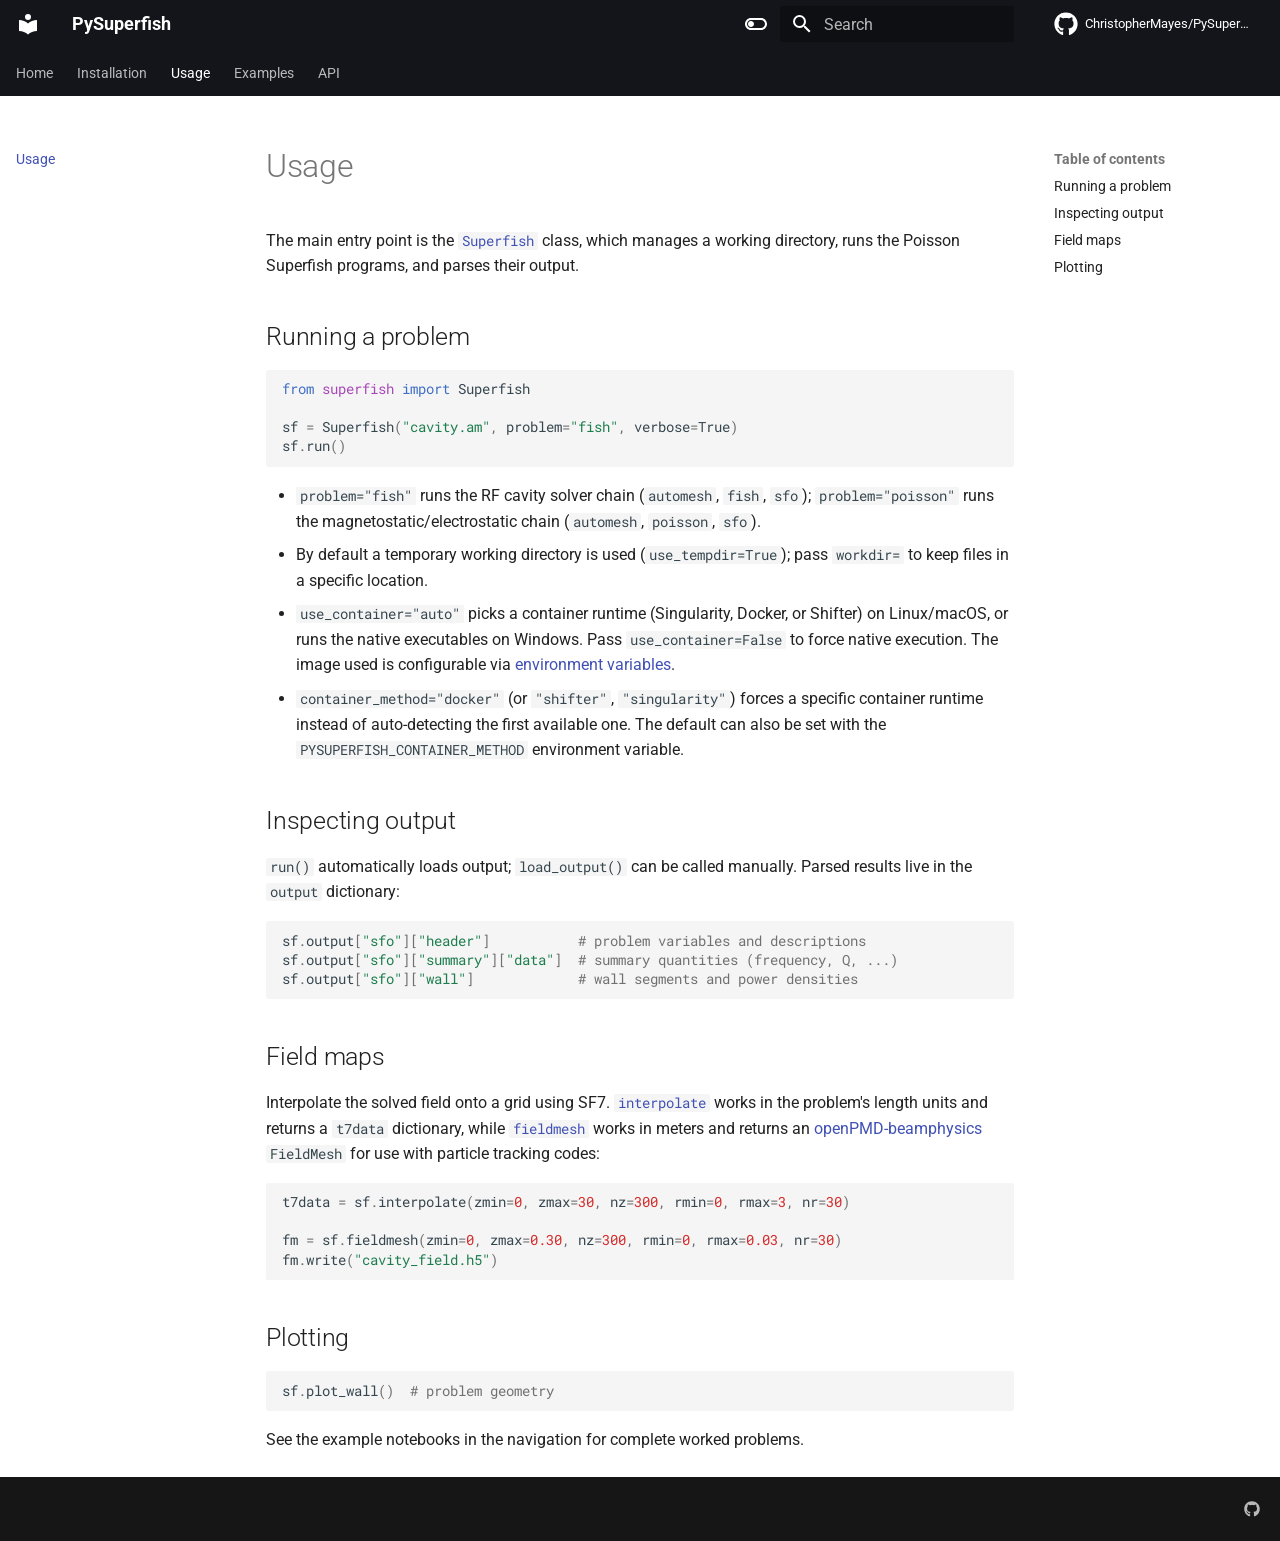
<file: usage/index.html>
<!doctype html>
<html lang="en" class="no-js">
  <head>
    
      <meta charset="utf-8">
      <meta name="viewport" content="width=device-width,initial-scale=1">
      
      
      
      
        <link rel="prev" href="../installation/">
      
      
        <link rel="next" href="../examples/superfish_basic_example/">
      
      
        
      
      
      <link rel="icon" href="../assets/images/favicon.png">
      <meta name="generator" content="mkdocs-1.6.1, mkdocs-material-9.7.7">
    
    
      
        <title>Usage - PySuperfish</title>
      
    
    
      <link rel="stylesheet" href="../assets/stylesheets/main.ec1eaa64.min.css">
      
        
        <link rel="stylesheet" href="../assets/stylesheets/palette.ab4e12ef.min.css">
      
      


    
    
      
    
    
      
        
        
        <link rel="preconnect" href="https://fonts.gstatic.com" crossorigin>
        <link rel="stylesheet" href="https://fonts.googleapis.com/css?family=Roboto:300,300i,400,400i,700,700i%7CRoboto+Mono:400,400i,700,700i&display=fallback">
        <style>:root{--md-text-font:"Roboto";--md-code-font:"Roboto Mono"}</style>
      
    
    
      <link rel="stylesheet" href="../assets/_mkdocstrings.css">
    
      <link rel="stylesheet" href="../stylesheets/extra.css">
    
    <script>__md_scope=new URL("..",location),__md_hash=e=>[...e].reduce(((e,_)=>(e<<5)-e+_.charCodeAt(0)),0),__md_get=(e,_=localStorage,t=__md_scope)=>JSON.parse(_.getItem(t.pathname+"."+e)),__md_set=(e,_,t=localStorage,a=__md_scope)=>{try{t.setItem(a.pathname+"."+e,JSON.stringify(_))}catch(e){}}</script>
    
      

    
    
  </head>
  
  
    
    
      
    
    
    
    
    <body dir="ltr" data-md-color-scheme="default" data-md-color-primary="black" data-md-color-accent="indigo">
  
    
    <input class="md-toggle" data-md-toggle="drawer" type="checkbox" id="__drawer" autocomplete="off">
    <input class="md-toggle" data-md-toggle="search" type="checkbox" id="__search" autocomplete="off">
    <label class="md-overlay" for="__drawer"></label>
    <div data-md-component="skip">
      
        
        <a href="#usage" class="md-skip">
          Skip to content
        </a>
      
    </div>
    <div data-md-component="announce">
      
    </div>
    
    
      

<header class="md-header" data-md-component="header">
  <nav class="md-header__inner md-grid" aria-label="Header">
    <a href=".." title="PySuperfish" class="md-header__button md-logo" aria-label="PySuperfish" data-md-component="logo">
      
  
  <svg xmlns="http://www.w3.org/2000/svg" viewBox="0 0 24 24"><path d="M12 8a3 3 0 0 0 3-3 3 3 0 0 0-3-3 3 3 0 0 0-3 3 3 3 0 0 0 3 3m0 3.54C9.64 9.35 6.5 8 3 8v11c3.5 0 6.64 1.35 9 3.54 2.36-2.19 5.5-3.54 9-3.54V8c-3.5 0-6.64 1.35-9 3.54"/></svg>

    </a>
    <label class="md-header__button md-icon" for="__drawer">
      
      <svg xmlns="http://www.w3.org/2000/svg" viewBox="0 0 24 24"><path d="M3 6h18v2H3zm0 5h18v2H3zm0 5h18v2H3z"/></svg>
    </label>
    <div class="md-header__title" data-md-component="header-title">
      <div class="md-header__ellipsis">
        <div class="md-header__topic">
          <span class="md-ellipsis">
            PySuperfish
          </span>
        </div>
        <div class="md-header__topic" data-md-component="header-topic">
          <span class="md-ellipsis">
            
              Usage
            
          </span>
        </div>
      </div>
    </div>
    
      
        <form class="md-header__option" data-md-component="palette">
  
    
    
    
    <input class="md-option" data-md-color-media="(prefers-color-scheme: light)" data-md-color-scheme="default" data-md-color-primary="black" data-md-color-accent="indigo"  aria-label="Switch to dark mode"  type="radio" name="__palette" id="__palette_0">
    
      <label class="md-header__button md-icon" title="Switch to dark mode" for="__palette_1" hidden>
        <svg xmlns="http://www.w3.org/2000/svg" viewBox="0 0 24 24"><path d="M17 6H7c-3.31 0-6 2.69-6 6s2.69 6 6 6h10c3.31 0 6-2.69 6-6s-2.69-6-6-6m0 10H7c-2.21 0-4-1.79-4-4s1.79-4 4-4h10c2.21 0 4 1.79 4 4s-1.79 4-4 4M7 9c-1.66 0-3 1.34-3 3s1.34 3 3 3 3-1.34 3-3-1.34-3-3-3"/></svg>
      </label>
    
  
    
    
    
    <input class="md-option" data-md-color-media="(prefers-color-scheme: dark)" data-md-color-scheme="slate" data-md-color-primary="black" data-md-color-accent="indigo"  aria-label="Switch to light mode"  type="radio" name="__palette" id="__palette_1">
    
      <label class="md-header__button md-icon" title="Switch to light mode" for="__palette_0" hidden>
        <svg xmlns="http://www.w3.org/2000/svg" viewBox="0 0 24 24"><path d="M17 7H7a5 5 0 0 0-5 5 5 5 0 0 0 5 5h10a5 5 0 0 0 5-5 5 5 0 0 0-5-5m0 8a3 3 0 0 1-3-3 3 3 0 0 1 3-3 3 3 0 0 1 3 3 3 3 0 0 1-3 3"/></svg>
      </label>
    
  
</form>
      
    
    
      <script>var palette=__md_get("__palette");if(palette&&palette.color){if("(prefers-color-scheme)"===palette.color.media){var media=matchMedia("(prefers-color-scheme: light)"),input=document.querySelector(media.matches?"[data-md-color-media='(prefers-color-scheme: light)']":"[data-md-color-media='(prefers-color-scheme: dark)']");palette.color.media=input.getAttribute("data-md-color-media"),palette.color.scheme=input.getAttribute("data-md-color-scheme"),palette.color.primary=input.getAttribute("data-md-color-primary"),palette.color.accent=input.getAttribute("data-md-color-accent")}for(var[key,value]of Object.entries(palette.color))document.body.setAttribute("data-md-color-"+key,value)}</script>
    
    
    
      
      
        <label class="md-header__button md-icon" for="__search">
          
          <svg xmlns="http://www.w3.org/2000/svg" viewBox="0 0 24 24"><path d="M9.5 3A6.5 6.5 0 0 1 16 9.5c0 1.61-.59 3.09-1.56 4.23l.27.27h.79l5 5-1.5 1.5-5-5v-.79l-.27-.27A6.52 6.52 0 0 1 9.5 16 6.5 6.5 0 0 1 3 9.5 6.5 6.5 0 0 1 9.5 3m0 2C7 5 5 7 5 9.5S7 14 9.5 14 14 12 14 9.5 12 5 9.5 5"/></svg>
        </label>
        <div class="md-search" data-md-component="search" role="dialog">
  <label class="md-search__overlay" for="__search"></label>
  <div class="md-search__inner" role="search">
    <form class="md-search__form" name="search">
      <input type="text" class="md-search__input" name="query" aria-label="Search" placeholder="Search" autocapitalize="off" autocorrect="off" autocomplete="off" spellcheck="false" data-md-component="search-query" required>
      <label class="md-search__icon md-icon" for="__search">
        
        <svg xmlns="http://www.w3.org/2000/svg" viewBox="0 0 24 24"><path d="M9.5 3A6.5 6.5 0 0 1 16 9.5c0 1.61-.59 3.09-1.56 4.23l.27.27h.79l5 5-1.5 1.5-5-5v-.79l-.27-.27A6.52 6.52 0 0 1 9.5 16 6.5 6.5 0 0 1 3 9.5 6.5 6.5 0 0 1 9.5 3m0 2C7 5 5 7 5 9.5S7 14 9.5 14 14 12 14 9.5 12 5 9.5 5"/></svg>
        
        <svg xmlns="http://www.w3.org/2000/svg" viewBox="0 0 24 24"><path d="M20 11v2H8l5.5 5.5-1.42 1.42L4.16 12l7.92-7.92L13.5 5.5 8 11z"/></svg>
      </label>
      <nav class="md-search__options" aria-label="Search">
        
        <button type="reset" class="md-search__icon md-icon" title="Clear" aria-label="Clear" tabindex="-1">
          
          <svg xmlns="http://www.w3.org/2000/svg" viewBox="0 0 24 24"><path d="M19 6.41 17.59 5 12 10.59 6.41 5 5 6.41 10.59 12 5 17.59 6.41 19 12 13.41 17.59 19 19 17.59 13.41 12z"/></svg>
        </button>
      </nav>
      
    </form>
    <div class="md-search__output">
      <div class="md-search__scrollwrap" tabindex="0" data-md-scrollfix>
        <div class="md-search-result" data-md-component="search-result">
          <div class="md-search-result__meta">
            Initializing search
          </div>
          <ol class="md-search-result__list" role="presentation"></ol>
        </div>
      </div>
    </div>
  </div>
</div>
      
    
    
      <div class="md-header__source">
        <a href="https://github.com/ChristopherMayes/PySuperfish" title="Go to repository" class="md-source" data-md-component="source">
  <div class="md-source__icon md-icon">
    
    <svg xmlns="http://www.w3.org/2000/svg" viewBox="0 0 512 512"><!--! Font Awesome Free 7.1.0 by @fontawesome - https://fontawesome.com License - https://fontawesome.com/license/free (Icons: CC BY 4.0, Fonts: SIL OFL 1.1, Code: MIT License) Copyright 2025 Fonticons, Inc.--><path d="M173.9 397.4c0 2-2.3 3.6-5.2 3.6-3.3.3-5.6-1.3-5.6-3.6 0-2 2.3-3.6 5.2-3.6 3-.3 5.6 1.3 5.6 3.6m-31.1-4.5c-.7 2 1.3 4.3 4.3 4.9 2.6 1 5.6 0 6.2-2s-1.3-4.3-4.3-5.2c-2.6-.7-5.5.3-6.2 2.3m44.2-1.7c-2.9.7-4.9 2.6-4.6 4.9.3 2 2.9 3.3 5.9 2.6 2.9-.7 4.9-2.6 4.6-4.6-.3-1.9-3-3.2-5.9-2.9M252.8 8C114.1 8 8 113.3 8 252c0 110.9 69.8 205.8 169.5 239.2 12.8 2.3 17.3-5.6 17.3-12.1 0-6.2-.3-40.4-.3-61.4 0 0-70 15-84.7-29.8 0 0-11.4-29.1-27.8-36.6 0 0-22.9-15.7 1.6-15.4 0 0 24.9 2 38.6 25.8 21.9 38.6 58.6 27.5 72.9 20.9 2.3-16 8.8-27.1 16-33.7-55.9-6.2-112.3-14.3-112.3-110.5 0-27.5 7.6-41.3 23.6-58.9-2.6-6.5-11.1-33.3 2.6-67.9 20.9-6.5 69 27 69 27 20-5.6 41.5-8.5 62.8-8.5s42.8 2.9 62.8 8.5c0 0 48.1-33.6 69-27 13.7 34.7 5.2 61.4 2.6 67.9 16 17.7 25.8 31.5 25.8 58.9 0 96.5-58.9 104.2-114.8 110.5 9.2 7.9 17 22.9 17 46.4 0 33.7-.3 75.4-.3 83.6 0 6.5 4.6 14.4 17.3 12.1C436.2 457.8 504 362.9 504 252 504 113.3 391.5 8 252.8 8M105.2 352.9c-1.3 1-1 3.3.7 5.2 1.6 1.6 3.9 2.3 5.2 1 1.3-1 1-3.3-.7-5.2-1.6-1.6-3.9-2.3-5.2-1m-10.8-8.1c-.7 1.3.3 2.9 2.3 3.9 1.6 1 3.6.7 4.3-.7.7-1.3-.3-2.9-2.3-3.9-2-.6-3.6-.3-4.3.7m32.4 35.6c-1.6 1.3-1 4.3 1.3 6.2 2.3 2.3 5.2 2.6 6.5 1 1.3-1.3.7-4.3-1.3-6.2-2.2-2.3-5.2-2.6-6.5-1m-11.4-14.7c-1.6 1-1.6 3.6 0 5.9s4.3 3.3 5.6 2.3c1.6-1.3 1.6-3.9 0-6.2-1.4-2.3-4-3.3-5.6-2"/></svg>
  </div>
  <div class="md-source__repository">
    ChristopherMayes/PySuperfish
  </div>
</a>
      </div>
    
  </nav>
  
</header>
    
    <div class="md-container" data-md-component="container">
      
      
        
          
            
<nav class="md-tabs" aria-label="Tabs" data-md-component="tabs">
  <div class="md-grid">
    <ul class="md-tabs__list">
      
        
  
  
  
  
    <li class="md-tabs__item">
      <a href=".." class="md-tabs__link">
        
  
  
    
  
  Home

      </a>
    </li>
  

      
        
  
  
  
  
    <li class="md-tabs__item">
      <a href="../installation/" class="md-tabs__link">
        
  
  
    
  
  Installation

      </a>
    </li>
  

      
        
  
  
  
    
  
  
    <li class="md-tabs__item md-tabs__item--active">
      <a href="./" class="md-tabs__link">
        
  
  
    
  
  Usage

      </a>
    </li>
  

      
        
  
  
  
  
    
    
      <li class="md-tabs__item">
        <a href="../examples/superfish_basic_example/" class="md-tabs__link">
          
  
  
    
  
  Examples

        </a>
      </li>
    
  

      
        
  
  
  
  
    
    
      <li class="md-tabs__item">
        <a href="../api/superfish/" class="md-tabs__link">
          
  
  
    
  
  API

        </a>
      </li>
    
  

      
    </ul>
  </div>
</nav>
          
        
      
      <main class="md-main" data-md-component="main">
        <div class="md-main__inner md-grid">
          
            
              
              <div class="md-sidebar md-sidebar--primary" data-md-component="sidebar" data-md-type="navigation" >
                <div class="md-sidebar__scrollwrap">
                  <div class="md-sidebar__inner">
                    


  


<nav class="md-nav md-nav--primary md-nav--lifted" aria-label="Navigation" data-md-level="0">
  <label class="md-nav__title" for="__drawer">
    <a href=".." title="PySuperfish" class="md-nav__button md-logo" aria-label="PySuperfish" data-md-component="logo">
      
  
  <svg xmlns="http://www.w3.org/2000/svg" viewBox="0 0 24 24"><path d="M12 8a3 3 0 0 0 3-3 3 3 0 0 0-3-3 3 3 0 0 0-3 3 3 3 0 0 0 3 3m0 3.54C9.64 9.35 6.5 8 3 8v11c3.5 0 6.64 1.35 9 3.54 2.36-2.19 5.5-3.54 9-3.54V8c-3.5 0-6.64 1.35-9 3.54"/></svg>

    </a>
    PySuperfish
  </label>
  
    <div class="md-nav__source">
      <a href="https://github.com/ChristopherMayes/PySuperfish" title="Go to repository" class="md-source" data-md-component="source">
  <div class="md-source__icon md-icon">
    
    <svg xmlns="http://www.w3.org/2000/svg" viewBox="0 0 512 512"><!--! Font Awesome Free 7.1.0 by @fontawesome - https://fontawesome.com License - https://fontawesome.com/license/free (Icons: CC BY 4.0, Fonts: SIL OFL 1.1, Code: MIT License) Copyright 2025 Fonticons, Inc.--><path d="M173.9 397.4c0 2-2.3 3.6-5.2 3.6-3.3.3-5.6-1.3-5.6-3.6 0-2 2.3-3.6 5.2-3.6 3-.3 5.6 1.3 5.6 3.6m-31.1-4.5c-.7 2 1.3 4.3 4.3 4.9 2.6 1 5.6 0 6.2-2s-1.3-4.3-4.3-5.2c-2.6-.7-5.5.3-6.2 2.3m44.2-1.7c-2.9.7-4.9 2.6-4.6 4.9.3 2 2.9 3.3 5.9 2.6 2.9-.7 4.9-2.6 4.6-4.6-.3-1.9-3-3.2-5.9-2.9M252.8 8C114.1 8 8 113.3 8 252c0 110.9 69.8 205.8 169.5 239.2 12.8 2.3 17.3-5.6 17.3-12.1 0-6.2-.3-40.4-.3-61.4 0 0-70 15-84.7-29.8 0 0-11.4-29.1-27.8-36.6 0 0-22.9-15.7 1.6-15.4 0 0 24.9 2 38.6 25.8 21.9 38.6 58.6 27.5 72.9 20.9 2.3-16 8.8-27.1 16-33.7-55.9-6.2-112.3-14.3-112.3-110.5 0-27.5 7.6-41.3 23.6-58.9-2.6-6.5-11.1-33.3 2.6-67.9 20.9-6.5 69 27 69 27 20-5.6 41.5-8.5 62.8-8.5s42.8 2.9 62.8 8.5c0 0 48.1-33.6 69-27 13.7 34.7 5.2 61.4 2.6 67.9 16 17.7 25.8 31.5 25.8 58.9 0 96.5-58.9 104.2-114.8 110.5 9.2 7.9 17 22.9 17 46.4 0 33.7-.3 75.4-.3 83.6 0 6.5 4.6 14.4 17.3 12.1C436.2 457.8 504 362.9 504 252 504 113.3 391.5 8 252.8 8M105.2 352.9c-1.3 1-1 3.3.7 5.2 1.6 1.6 3.9 2.3 5.2 1 1.3-1 1-3.3-.7-5.2-1.6-1.6-3.9-2.3-5.2-1m-10.8-8.1c-.7 1.3.3 2.9 2.3 3.9 1.6 1 3.6.7 4.3-.7.7-1.3-.3-2.9-2.3-3.9-2-.6-3.6-.3-4.3.7m32.4 35.6c-1.6 1.3-1 4.3 1.3 6.2 2.3 2.3 5.2 2.6 6.5 1 1.3-1.3.7-4.3-1.3-6.2-2.2-2.3-5.2-2.6-6.5-1m-11.4-14.7c-1.6 1-1.6 3.6 0 5.9s4.3 3.3 5.6 2.3c1.6-1.3 1.6-3.9 0-6.2-1.4-2.3-4-3.3-5.6-2"/></svg>
  </div>
  <div class="md-source__repository">
    ChristopherMayes/PySuperfish
  </div>
</a>
    </div>
  
  <ul class="md-nav__list" data-md-scrollfix>
    
      
      
  
  
  
  
    <li class="md-nav__item">
      <a href=".." class="md-nav__link">
        
  
  
  <span class="md-ellipsis">
    
  
    Home
  

    
  </span>
  
  

      </a>
    </li>
  

    
      
      
  
  
  
  
    <li class="md-nav__item">
      <a href="../installation/" class="md-nav__link">
        
  
  
  <span class="md-ellipsis">
    
  
    Installation
  

    
  </span>
  
  

      </a>
    </li>
  

    
      
      
  
  
    
  
  
  
    <li class="md-nav__item md-nav__item--active">
      
      <input class="md-nav__toggle md-toggle" type="checkbox" id="__toc">
      
      
        
      
      
        <label class="md-nav__link md-nav__link--active" for="__toc">
          
  
  
  <span class="md-ellipsis">
    
  
    Usage
  

    
  </span>
  
  

          <span class="md-nav__icon md-icon"></span>
        </label>
      
      <a href="./" class="md-nav__link md-nav__link--active">
        
  
  
  <span class="md-ellipsis">
    
  
    Usage
  

    
  </span>
  
  

      </a>
      
        

<nav class="md-nav md-nav--secondary" aria-label="Table of contents">
  
  
  
    
  
  
    <label class="md-nav__title" for="__toc">
      <span class="md-nav__icon md-icon"></span>
      Table of contents
    </label>
    <ul class="md-nav__list" data-md-component="toc" data-md-scrollfix>
      
        <li class="md-nav__item">
  <a href="#running-a-problem" class="md-nav__link">
    <span class="md-ellipsis">
      
        Running a problem
      
    </span>
  </a>
  
</li>
      
        <li class="md-nav__item">
  <a href="#inspecting-output" class="md-nav__link">
    <span class="md-ellipsis">
      
        Inspecting output
      
    </span>
  </a>
  
</li>
      
        <li class="md-nav__item">
  <a href="#field-maps" class="md-nav__link">
    <span class="md-ellipsis">
      
        Field maps
      
    </span>
  </a>
  
</li>
      
        <li class="md-nav__item">
  <a href="#plotting" class="md-nav__link">
    <span class="md-ellipsis">
      
        Plotting
      
    </span>
  </a>
  
</li>
      
    </ul>
  
</nav>
      
    </li>
  

    
      
      
  
  
  
  
    
    
      
        
      
        
      
    
    
    
      
      
    
    
    <li class="md-nav__item md-nav__item--nested">
      
        
        
        <input class="md-nav__toggle md-toggle " type="checkbox" id="__nav_4" >
        
          
          <label class="md-nav__link" for="__nav_4" id="__nav_4_label" tabindex="0">
            
  
  
  <span class="md-ellipsis">
    
  
    Examples
  

    
  </span>
  
  

            <span class="md-nav__icon md-icon"></span>
          </label>
        
        <nav class="md-nav" data-md-level="1" aria-labelledby="__nav_4_label" aria-expanded="false">
          <label class="md-nav__title" for="__nav_4">
            <span class="md-nav__icon md-icon"></span>
            
  
    Examples
  

          </label>
          <ul class="md-nav__list" data-md-scrollfix>
            
              
                
  
  
  
  
    <li class="md-nav__item">
      <a href="../examples/superfish_basic_example/" class="md-nav__link">
        
  
  
  <span class="md-ellipsis">
    
  
    pySuperfish Fish Example
  

    
  </span>
  
  

      </a>
    </li>
  

              
            
              
                
  
  
  
  
    <li class="md-nav__item">
      <a href="../examples/poisson_example/" class="md-nav__link">
        
  
  
  <span class="md-ellipsis">
    
  
    pySuperfish Poisson example
  

    
  </span>
  
  

      </a>
    </li>
  

              
            
          </ul>
        </nav>
      
    </li>
  

    
      
      
  
  
  
  
    
    
      
        
      
        
      
        
      
        
      
        
      
        
      
    
    
    
      
      
    
    
    <li class="md-nav__item md-nav__item--nested">
      
        
        
        <input class="md-nav__toggle md-toggle " type="checkbox" id="__nav_5" >
        
          
          <label class="md-nav__link" for="__nav_5" id="__nav_5_label" tabindex="0">
            
  
  
  <span class="md-ellipsis">
    
  
    API
  

    
  </span>
  
  

            <span class="md-nav__icon md-icon"></span>
          </label>
        
        <nav class="md-nav" data-md-level="1" aria-labelledby="__nav_5_label" aria-expanded="false">
          <label class="md-nav__title" for="__nav_5">
            <span class="md-nav__icon md-icon"></span>
            
  
    API
  

          </label>
          <ul class="md-nav__list" data-md-scrollfix>
            
              
                
  
  
  
  
    <li class="md-nav__item">
      <a href="../api/superfish/" class="md-nav__link">
        
  
  
  <span class="md-ellipsis">
    
  
    Superfish
  

    
  </span>
  
  

      </a>
    </li>
  

              
            
              
                
  
  
  
  
    <li class="md-nav__item">
      <a href="../api/parsers/" class="md-nav__link">
        
  
  
  <span class="md-ellipsis">
    
  
    Parsers
  

    
  </span>
  
  

      </a>
    </li>
  

              
            
              
                
  
  
  
  
    <li class="md-nav__item">
      <a href="../api/writers/" class="md-nav__link">
        
  
  
  <span class="md-ellipsis">
    
  
    Writers
  

    
  </span>
  
  

      </a>
    </li>
  

              
            
              
                
  
  
  
  
    <li class="md-nav__item">
      <a href="../api/plot/" class="md-nav__link">
        
  
  
  <span class="md-ellipsis">
    
  
    Plotting
  

    
  </span>
  
  

      </a>
    </li>
  

              
            
              
                
  
  
  
  
    <li class="md-nav__item">
      <a href="../api/interpolate/" class="md-nav__link">
        
  
  
  <span class="md-ellipsis">
    
  
    Interpolation
  

    
  </span>
  
  

      </a>
    </li>
  

              
            
              
                
  
  
  
  
    <li class="md-nav__item">
      <a href="../api/types/" class="md-nav__link">
        
  
  
  <span class="md-ellipsis">
    
  
    Types
  

    
  </span>
  
  

      </a>
    </li>
  

              
            
          </ul>
        </nav>
      
    </li>
  

    
  </ul>
</nav>
                  </div>
                </div>
              </div>
            
            
              
              <div class="md-sidebar md-sidebar--secondary" data-md-component="sidebar" data-md-type="toc" >
                <div class="md-sidebar__scrollwrap">
                  <div class="md-sidebar__inner">
                    

<nav class="md-nav md-nav--secondary" aria-label="Table of contents">
  
  
  
    
  
  
    <label class="md-nav__title" for="__toc">
      <span class="md-nav__icon md-icon"></span>
      Table of contents
    </label>
    <ul class="md-nav__list" data-md-component="toc" data-md-scrollfix>
      
        <li class="md-nav__item">
  <a href="#running-a-problem" class="md-nav__link">
    <span class="md-ellipsis">
      
        Running a problem
      
    </span>
  </a>
  
</li>
      
        <li class="md-nav__item">
  <a href="#inspecting-output" class="md-nav__link">
    <span class="md-ellipsis">
      
        Inspecting output
      
    </span>
  </a>
  
</li>
      
        <li class="md-nav__item">
  <a href="#field-maps" class="md-nav__link">
    <span class="md-ellipsis">
      
        Field maps
      
    </span>
  </a>
  
</li>
      
        <li class="md-nav__item">
  <a href="#plotting" class="md-nav__link">
    <span class="md-ellipsis">
      
        Plotting
      
    </span>
  </a>
  
</li>
      
    </ul>
  
</nav>
                  </div>
                </div>
              </div>
            
          
          
            <div class="md-content" data-md-component="content">
              
              <article class="md-content__inner md-typeset">
                
                  


  
  


<h1 id="usage">Usage</h1>
<p>The main entry point is the <a class="autorefs autorefs-internal" title="superfish.Superfish" href="../api/superfish/#superfish.Superfish"><code>Superfish</code></a> class, which
manages a working directory, runs the Poisson Superfish programs, and parses
their output.</p>
<h2 id="running-a-problem">Running a problem</h2>
<div class="highlight"><pre><span></span><code><span class="kn">from</span><span class="w"> </span><span class="nn">superfish</span><span class="w"> </span><span class="kn">import</span> <span class="n">Superfish</span>

<span class="n">sf</span> <span class="o">=</span> <span class="n">Superfish</span><span class="p">(</span><span class="s2">&quot;cavity.am&quot;</span><span class="p">,</span> <span class="n">problem</span><span class="o">=</span><span class="s2">&quot;fish&quot;</span><span class="p">,</span> <span class="n">verbose</span><span class="o">=</span><span class="kc">True</span><span class="p">)</span>
<span class="n">sf</span><span class="o">.</span><span class="n">run</span><span class="p">()</span>
</code></pre></div>
<ul>
<li><code>problem="fish"</code> runs the RF cavity solver chain (<code>automesh</code>, <code>fish</code>,
  <code>sfo</code>); <code>problem="poisson"</code> runs the magnetostatic/electrostatic chain
  (<code>automesh</code>, <code>poisson</code>, <code>sfo</code>).</li>
<li>By default a temporary working directory is used (<code>use_tempdir=True</code>); pass
  <code>workdir=</code> to keep files in a specific location.</li>
<li><code>use_container="auto"</code> picks a container runtime (Singularity, Docker, or
  Shifter) on Linux/macOS, or runs the native executables on Windows. Pass
  <code>use_container=False</code> to force native execution. The image used is
  configurable via
  <a href="../installation/#environment-variables">environment variables</a>.</li>
<li><code>container_method="docker"</code> (or <code>"shifter"</code>, <code>"singularity"</code>) forces a
  specific container runtime instead of auto-detecting the first available
  one. The default can also be set with the <code>PYSUPERFISH_CONTAINER_METHOD</code>
  environment variable.</li>
</ul>
<h2 id="inspecting-output">Inspecting output</h2>
<p><code>run()</code> automatically loads output; <code>load_output()</code> can be called manually.
Parsed results live in the <code>output</code> dictionary:</p>
<div class="highlight"><pre><span></span><code><span class="n">sf</span><span class="o">.</span><span class="n">output</span><span class="p">[</span><span class="s2">&quot;sfo&quot;</span><span class="p">][</span><span class="s2">&quot;header&quot;</span><span class="p">]</span>           <span class="c1"># problem variables and descriptions</span>
<span class="n">sf</span><span class="o">.</span><span class="n">output</span><span class="p">[</span><span class="s2">&quot;sfo&quot;</span><span class="p">][</span><span class="s2">&quot;summary&quot;</span><span class="p">][</span><span class="s2">&quot;data&quot;</span><span class="p">]</span>  <span class="c1"># summary quantities (frequency, Q, ...)</span>
<span class="n">sf</span><span class="o">.</span><span class="n">output</span><span class="p">[</span><span class="s2">&quot;sfo&quot;</span><span class="p">][</span><span class="s2">&quot;wall&quot;</span><span class="p">]</span>             <span class="c1"># wall segments and power densities</span>
</code></pre></div>
<h2 id="field-maps">Field maps</h2>
<p>Interpolate the solved field onto a grid using SF7.
<a class="autorefs autorefs-internal" title="superfish.Superfish.interpolate" href="../api/superfish/#superfish.Superfish.interpolate"><code>interpolate</code></a> works in the problem's
length units and returns a <code>t7data</code> dictionary, while
<a class="autorefs autorefs-internal" title="superfish.Superfish.fieldmesh" href="../api/superfish/#superfish.Superfish.fieldmesh"><code>fieldmesh</code></a> works in meters and returns an
<a href="https://github.com/ChristopherMayes/openPMD-beamphysics">openPMD-beamphysics</a>
<code>FieldMesh</code> for use with particle tracking codes:</p>
<div class="highlight"><pre><span></span><code><span class="n">t7data</span> <span class="o">=</span> <span class="n">sf</span><span class="o">.</span><span class="n">interpolate</span><span class="p">(</span><span class="n">zmin</span><span class="o">=</span><span class="mi">0</span><span class="p">,</span> <span class="n">zmax</span><span class="o">=</span><span class="mi">30</span><span class="p">,</span> <span class="n">nz</span><span class="o">=</span><span class="mi">300</span><span class="p">,</span> <span class="n">rmin</span><span class="o">=</span><span class="mi">0</span><span class="p">,</span> <span class="n">rmax</span><span class="o">=</span><span class="mi">3</span><span class="p">,</span> <span class="n">nr</span><span class="o">=</span><span class="mi">30</span><span class="p">)</span>

<span class="n">fm</span> <span class="o">=</span> <span class="n">sf</span><span class="o">.</span><span class="n">fieldmesh</span><span class="p">(</span><span class="n">zmin</span><span class="o">=</span><span class="mi">0</span><span class="p">,</span> <span class="n">zmax</span><span class="o">=</span><span class="mf">0.30</span><span class="p">,</span> <span class="n">nz</span><span class="o">=</span><span class="mi">300</span><span class="p">,</span> <span class="n">rmin</span><span class="o">=</span><span class="mi">0</span><span class="p">,</span> <span class="n">rmax</span><span class="o">=</span><span class="mf">0.03</span><span class="p">,</span> <span class="n">nr</span><span class="o">=</span><span class="mi">30</span><span class="p">)</span>
<span class="n">fm</span><span class="o">.</span><span class="n">write</span><span class="p">(</span><span class="s2">&quot;cavity_field.h5&quot;</span><span class="p">)</span>
</code></pre></div>
<h2 id="plotting">Plotting</h2>
<div class="highlight"><pre><span></span><code><span class="n">sf</span><span class="o">.</span><span class="n">plot_wall</span><span class="p">()</span>  <span class="c1"># problem geometry</span>
</code></pre></div>
<p>See the example notebooks in the navigation for complete worked problems.</p>












                
              </article>
            </div>
          
          
<script>var target=document.getElementById(location.hash.slice(1));target&&target.name&&(target.checked=target.name.startsWith("__tabbed_"))</script>
        </div>
        
          <button type="button" class="md-top md-icon" data-md-component="top" hidden>
  
  <svg xmlns="http://www.w3.org/2000/svg" viewBox="0 0 24 24"><path d="M13 20h-2V8l-5.5 5.5-1.42-1.42L12 4.16l7.92 7.92-1.42 1.42L13 8z"/></svg>
  Back to top
</button>
        
      </main>
      
        <footer class="md-footer">
  
  <div class="md-footer-meta md-typeset">
    <div class="md-footer-meta__inner md-grid">
      <div class="md-copyright">
  
  
</div>
      
        
<div class="md-social">
  
    
    
    
    
    <a href="https://github.com/ChristopherMayes/PySuperfish" target="_blank" rel="noopener" title="PySuperfish" class="md-social__link">
      <svg xmlns="http://www.w3.org/2000/svg" viewBox="0 0 512 512"><!--! Font Awesome Free 7.1.0 by @fontawesome - https://fontawesome.com License - https://fontawesome.com/license/free (Icons: CC BY 4.0, Fonts: SIL OFL 1.1, Code: MIT License) Copyright 2025 Fonticons, Inc.--><path d="M173.9 397.4c0 2-2.3 3.6-5.2 3.6-3.3.3-5.6-1.3-5.6-3.6 0-2 2.3-3.6 5.2-3.6 3-.3 5.6 1.3 5.6 3.6m-31.1-4.5c-.7 2 1.3 4.3 4.3 4.9 2.6 1 5.6 0 6.2-2s-1.3-4.3-4.3-5.2c-2.6-.7-5.5.3-6.2 2.3m44.2-1.7c-2.9.7-4.9 2.6-4.6 4.9.3 2 2.9 3.3 5.9 2.6 2.9-.7 4.9-2.6 4.6-4.6-.3-1.9-3-3.2-5.9-2.9M252.8 8C114.1 8 8 113.3 8 252c0 110.9 69.8 205.8 169.5 239.2 12.8 2.3 17.3-5.6 17.3-12.1 0-6.2-.3-40.4-.3-61.4 0 0-70 15-84.7-29.8 0 0-11.4-29.1-27.8-36.6 0 0-22.9-15.7 1.6-15.4 0 0 24.9 2 38.6 25.8 21.9 38.6 58.6 27.5 72.9 20.9 2.3-16 8.8-27.1 16-33.7-55.9-6.2-112.3-14.3-112.3-110.5 0-27.5 7.6-41.3 23.6-58.9-2.6-6.5-11.1-33.3 2.6-67.9 20.9-6.5 69 27 69 27 20-5.6 41.5-8.5 62.8-8.5s42.8 2.9 62.8 8.5c0 0 48.1-33.6 69-27 13.7 34.7 5.2 61.4 2.6 67.9 16 17.7 25.8 31.5 25.8 58.9 0 96.5-58.9 104.2-114.8 110.5 9.2 7.9 17 22.9 17 46.4 0 33.7-.3 75.4-.3 83.6 0 6.5 4.6 14.4 17.3 12.1C436.2 457.8 504 362.9 504 252 504 113.3 391.5 8 252.8 8M105.2 352.9c-1.3 1-1 3.3.7 5.2 1.6 1.6 3.9 2.3 5.2 1 1.3-1 1-3.3-.7-5.2-1.6-1.6-3.9-2.3-5.2-1m-10.8-8.1c-.7 1.3.3 2.9 2.3 3.9 1.6 1 3.6.7 4.3-.7.7-1.3-.3-2.9-2.3-3.9-2-.6-3.6-.3-4.3.7m32.4 35.6c-1.6 1.3-1 4.3 1.3 6.2 2.3 2.3 5.2 2.6 6.5 1 1.3-1.3.7-4.3-1.3-6.2-2.2-2.3-5.2-2.6-6.5-1m-11.4-14.7c-1.6 1-1.6 3.6 0 5.9s4.3 3.3 5.6 2.3c1.6-1.3 1.6-3.9 0-6.2-1.4-2.3-4-3.3-5.6-2"/></svg>
    </a>
  
</div>
      
    </div>
  </div>
</footer>
      
    </div>
    <div class="md-dialog" data-md-component="dialog">
      <div class="md-dialog__inner md-typeset"></div>
    </div>
    
    
    
      
      
      <script id="__config" type="application/json">{"annotate": null, "base": "..", "features": ["navigation.top", "navigation.tabs", "navigation.indexes"], "search": "../assets/javascripts/workers/search.2c215733.min.js", "tags": null, "translations": {"clipboard.copied": "Copied to clipboard", "clipboard.copy": "Copy to clipboard", "search.result.more.one": "1 more on this page", "search.result.more.other": "# more on this page", "search.result.none": "No matching documents", "search.result.one": "1 matching document", "search.result.other": "# matching documents", "search.result.placeholder": "Type to start searching", "search.result.term.missing": "Missing", "select.version": "Select version"}, "version": null}</script>
    
    
      <script src="../assets/javascripts/bundle.d7400e89.min.js"></script>
      
    
  </body>
</html>
</file>
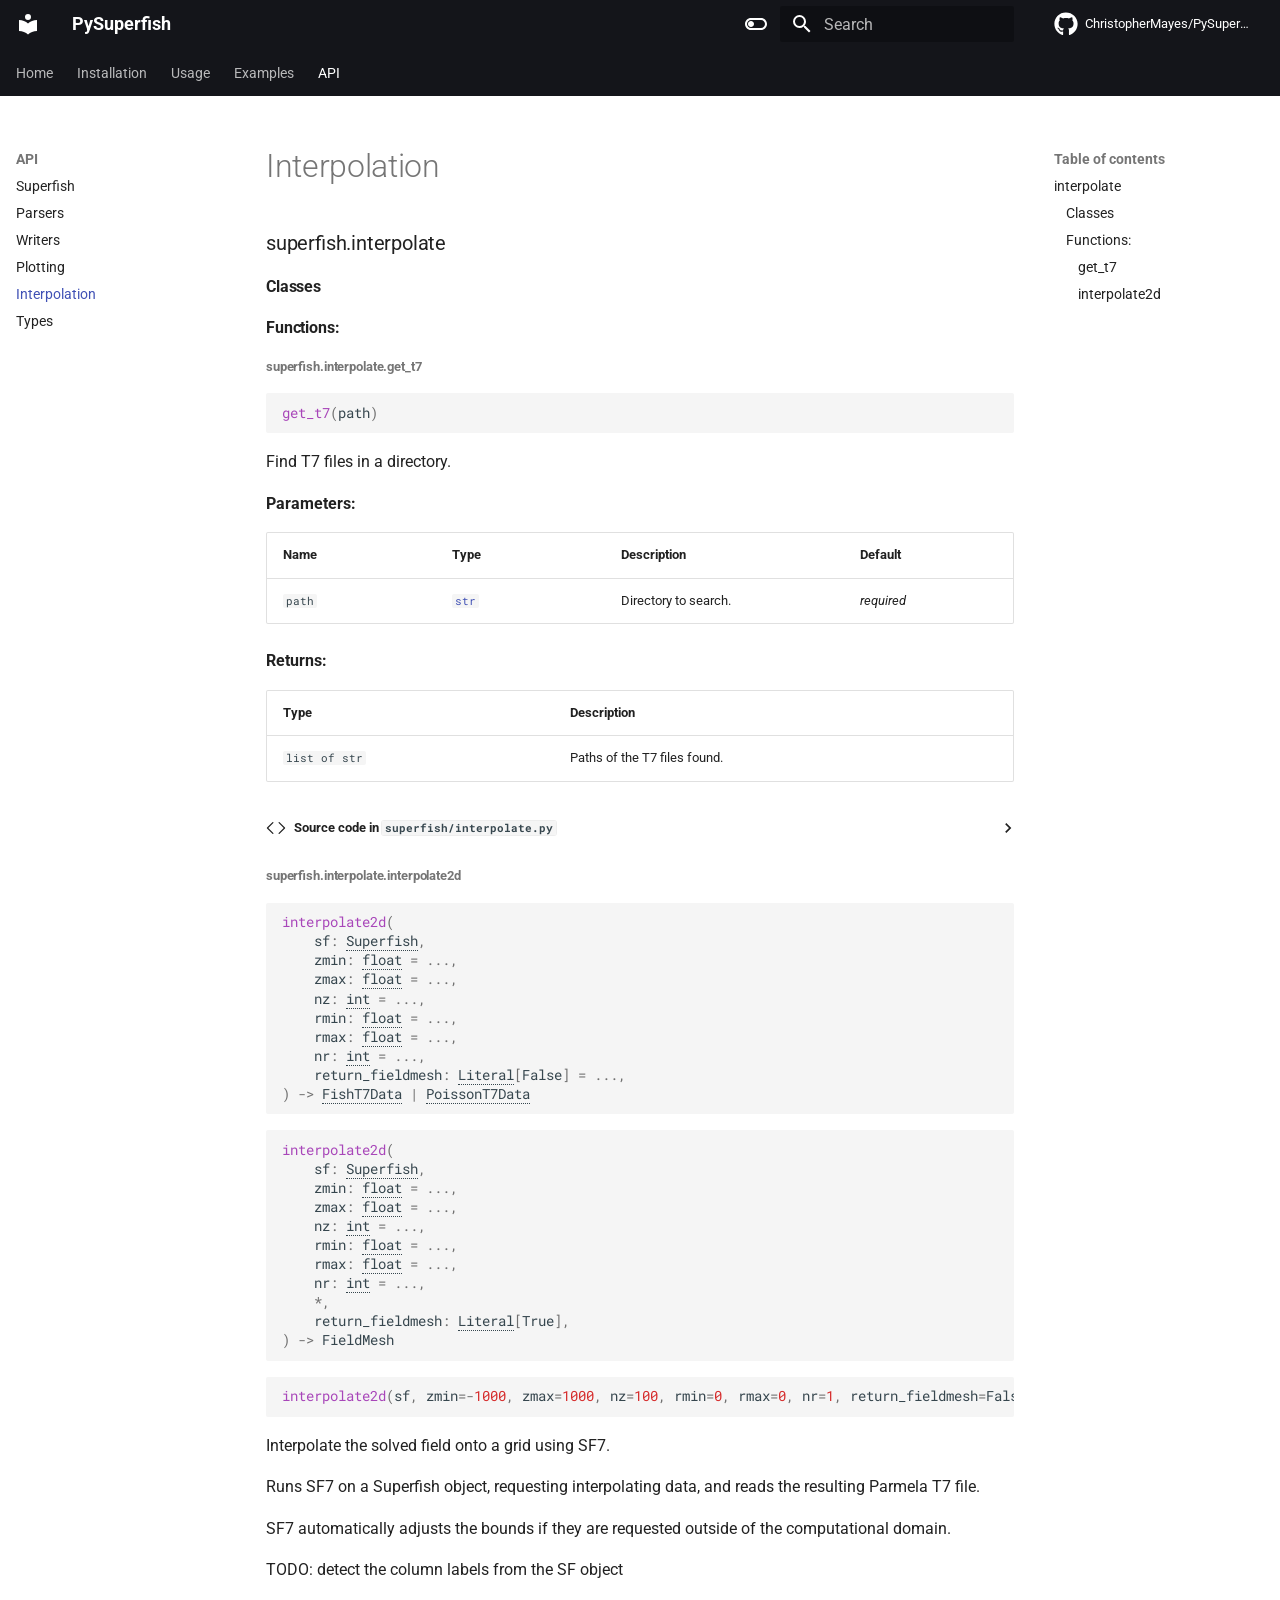
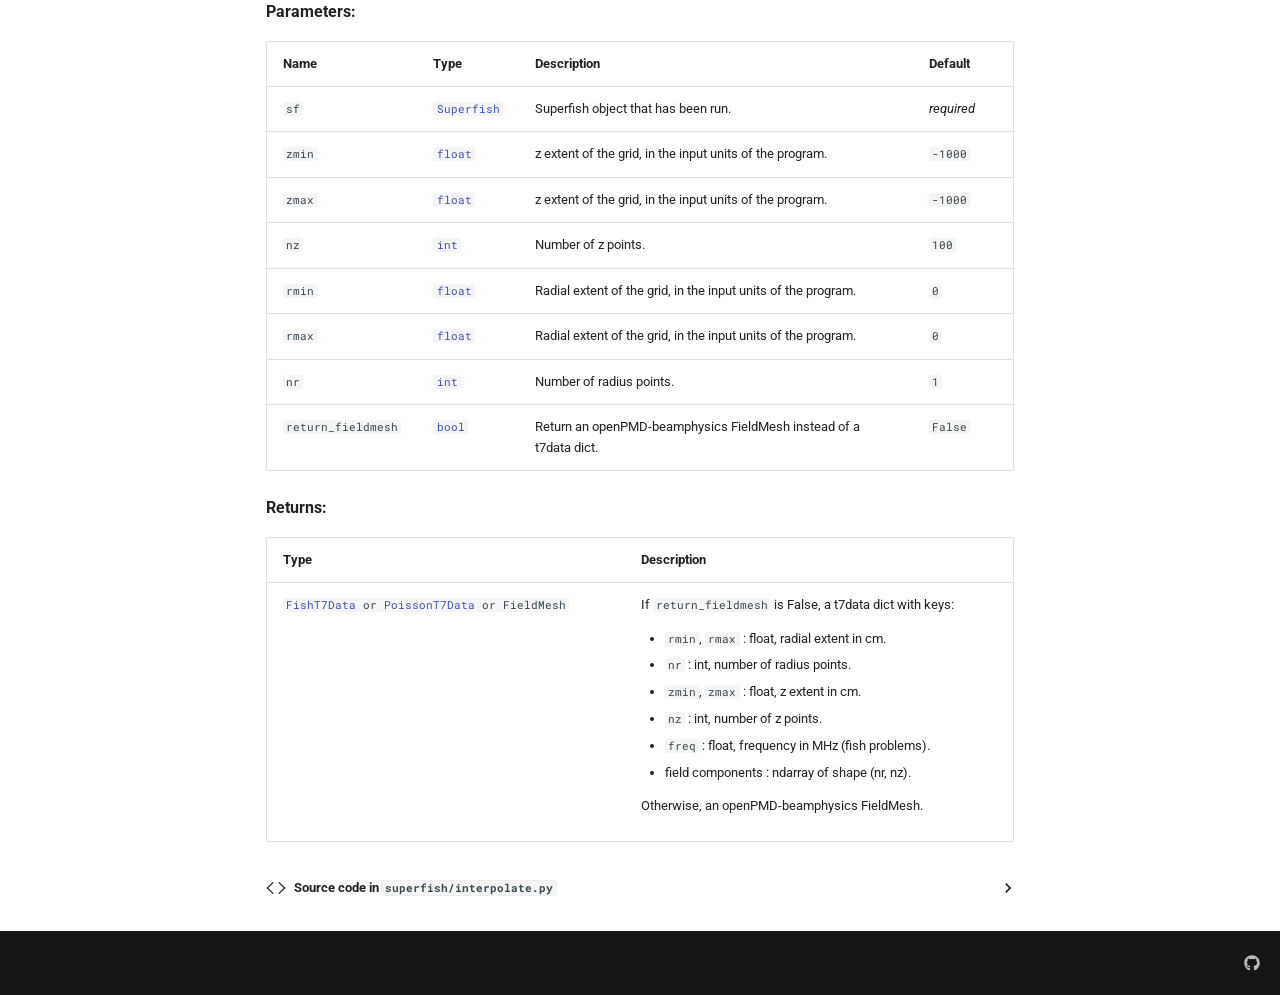
<file: api/interpolate/index.html>
<!doctype html>
<html lang="en" class="no-js">
  <head>
    
      <meta charset="utf-8">
      <meta name="viewport" content="width=device-width,initial-scale=1">
      
      
      
      
        <link rel="prev" href="../plot/">
      
      
        <link rel="next" href="../types/">
      
      
        
      
      
      <link rel="icon" href="../../assets/images/favicon.png">
      <meta name="generator" content="mkdocs-1.6.1, mkdocs-material-9.7.7">
    
    
      
        <title>Interpolation - PySuperfish</title>
      
    
    
      <link rel="stylesheet" href="../../assets/stylesheets/main.ec1eaa64.min.css">
      
        
        <link rel="stylesheet" href="../../assets/stylesheets/palette.ab4e12ef.min.css">
      
      


    
    
      
    
    
      
        
        
        <link rel="preconnect" href="https://fonts.gstatic.com" crossorigin>
        <link rel="stylesheet" href="https://fonts.googleapis.com/css?family=Roboto:300,300i,400,400i,700,700i%7CRoboto+Mono:400,400i,700,700i&display=fallback">
        <style>:root{--md-text-font:"Roboto";--md-code-font:"Roboto Mono"}</style>
      
    
    
      <link rel="stylesheet" href="../../assets/_mkdocstrings.css">
    
      <link rel="stylesheet" href="../../stylesheets/extra.css">
    
    <script>__md_scope=new URL("../..",location),__md_hash=e=>[...e].reduce(((e,_)=>(e<<5)-e+_.charCodeAt(0)),0),__md_get=(e,_=localStorage,t=__md_scope)=>JSON.parse(_.getItem(t.pathname+"."+e)),__md_set=(e,_,t=localStorage,a=__md_scope)=>{try{t.setItem(a.pathname+"."+e,JSON.stringify(_))}catch(e){}}</script>
    
      

    
    
  </head>
  
  
    
    
      
    
    
    
    
    <body dir="ltr" data-md-color-scheme="default" data-md-color-primary="black" data-md-color-accent="indigo">
  
    
    <input class="md-toggle" data-md-toggle="drawer" type="checkbox" id="__drawer" autocomplete="off">
    <input class="md-toggle" data-md-toggle="search" type="checkbox" id="__search" autocomplete="off">
    <label class="md-overlay" for="__drawer"></label>
    <div data-md-component="skip">
      
        
        <a href="#interpolation" class="md-skip">
          Skip to content
        </a>
      
    </div>
    <div data-md-component="announce">
      
    </div>
    
    
      

<header class="md-header" data-md-component="header">
  <nav class="md-header__inner md-grid" aria-label="Header">
    <a href="../.." title="PySuperfish" class="md-header__button md-logo" aria-label="PySuperfish" data-md-component="logo">
      
  
  <svg xmlns="http://www.w3.org/2000/svg" viewBox="0 0 24 24"><path d="M12 8a3 3 0 0 0 3-3 3 3 0 0 0-3-3 3 3 0 0 0-3 3 3 3 0 0 0 3 3m0 3.54C9.64 9.35 6.5 8 3 8v11c3.5 0 6.64 1.35 9 3.54 2.36-2.19 5.5-3.54 9-3.54V8c-3.5 0-6.64 1.35-9 3.54"/></svg>

    </a>
    <label class="md-header__button md-icon" for="__drawer">
      
      <svg xmlns="http://www.w3.org/2000/svg" viewBox="0 0 24 24"><path d="M3 6h18v2H3zm0 5h18v2H3zm0 5h18v2H3z"/></svg>
    </label>
    <div class="md-header__title" data-md-component="header-title">
      <div class="md-header__ellipsis">
        <div class="md-header__topic">
          <span class="md-ellipsis">
            PySuperfish
          </span>
        </div>
        <div class="md-header__topic" data-md-component="header-topic">
          <span class="md-ellipsis">
            
              Interpolation
            
          </span>
        </div>
      </div>
    </div>
    
      
        <form class="md-header__option" data-md-component="palette">
  
    
    
    
    <input class="md-option" data-md-color-media="(prefers-color-scheme: light)" data-md-color-scheme="default" data-md-color-primary="black" data-md-color-accent="indigo"  aria-label="Switch to dark mode"  type="radio" name="__palette" id="__palette_0">
    
      <label class="md-header__button md-icon" title="Switch to dark mode" for="__palette_1" hidden>
        <svg xmlns="http://www.w3.org/2000/svg" viewBox="0 0 24 24"><path d="M17 6H7c-3.31 0-6 2.69-6 6s2.69 6 6 6h10c3.31 0 6-2.69 6-6s-2.69-6-6-6m0 10H7c-2.21 0-4-1.79-4-4s1.79-4 4-4h10c2.21 0 4 1.79 4 4s-1.79 4-4 4M7 9c-1.66 0-3 1.34-3 3s1.34 3 3 3 3-1.34 3-3-1.34-3-3-3"/></svg>
      </label>
    
  
    
    
    
    <input class="md-option" data-md-color-media="(prefers-color-scheme: dark)" data-md-color-scheme="slate" data-md-color-primary="black" data-md-color-accent="indigo"  aria-label="Switch to light mode"  type="radio" name="__palette" id="__palette_1">
    
      <label class="md-header__button md-icon" title="Switch to light mode" for="__palette_0" hidden>
        <svg xmlns="http://www.w3.org/2000/svg" viewBox="0 0 24 24"><path d="M17 7H7a5 5 0 0 0-5 5 5 5 0 0 0 5 5h10a5 5 0 0 0 5-5 5 5 0 0 0-5-5m0 8a3 3 0 0 1-3-3 3 3 0 0 1 3-3 3 3 0 0 1 3 3 3 3 0 0 1-3 3"/></svg>
      </label>
    
  
</form>
      
    
    
      <script>var palette=__md_get("__palette");if(palette&&palette.color){if("(prefers-color-scheme)"===palette.color.media){var media=matchMedia("(prefers-color-scheme: light)"),input=document.querySelector(media.matches?"[data-md-color-media='(prefers-color-scheme: light)']":"[data-md-color-media='(prefers-color-scheme: dark)']");palette.color.media=input.getAttribute("data-md-color-media"),palette.color.scheme=input.getAttribute("data-md-color-scheme"),palette.color.primary=input.getAttribute("data-md-color-primary"),palette.color.accent=input.getAttribute("data-md-color-accent")}for(var[key,value]of Object.entries(palette.color))document.body.setAttribute("data-md-color-"+key,value)}</script>
    
    
    
      
      
        <label class="md-header__button md-icon" for="__search">
          
          <svg xmlns="http://www.w3.org/2000/svg" viewBox="0 0 24 24"><path d="M9.5 3A6.5 6.5 0 0 1 16 9.5c0 1.61-.59 3.09-1.56 4.23l.27.27h.79l5 5-1.5 1.5-5-5v-.79l-.27-.27A6.52 6.52 0 0 1 9.5 16 6.5 6.5 0 0 1 3 9.5 6.5 6.5 0 0 1 9.5 3m0 2C7 5 5 7 5 9.5S7 14 9.5 14 14 12 14 9.5 12 5 9.5 5"/></svg>
        </label>
        <div class="md-search" data-md-component="search" role="dialog">
  <label class="md-search__overlay" for="__search"></label>
  <div class="md-search__inner" role="search">
    <form class="md-search__form" name="search">
      <input type="text" class="md-search__input" name="query" aria-label="Search" placeholder="Search" autocapitalize="off" autocorrect="off" autocomplete="off" spellcheck="false" data-md-component="search-query" required>
      <label class="md-search__icon md-icon" for="__search">
        
        <svg xmlns="http://www.w3.org/2000/svg" viewBox="0 0 24 24"><path d="M9.5 3A6.5 6.5 0 0 1 16 9.5c0 1.61-.59 3.09-1.56 4.23l.27.27h.79l5 5-1.5 1.5-5-5v-.79l-.27-.27A6.52 6.52 0 0 1 9.5 16 6.5 6.5 0 0 1 3 9.5 6.5 6.5 0 0 1 9.5 3m0 2C7 5 5 7 5 9.5S7 14 9.5 14 14 12 14 9.5 12 5 9.5 5"/></svg>
        
        <svg xmlns="http://www.w3.org/2000/svg" viewBox="0 0 24 24"><path d="M20 11v2H8l5.5 5.5-1.42 1.42L4.16 12l7.92-7.92L13.5 5.5 8 11z"/></svg>
      </label>
      <nav class="md-search__options" aria-label="Search">
        
        <button type="reset" class="md-search__icon md-icon" title="Clear" aria-label="Clear" tabindex="-1">
          
          <svg xmlns="http://www.w3.org/2000/svg" viewBox="0 0 24 24"><path d="M19 6.41 17.59 5 12 10.59 6.41 5 5 6.41 10.59 12 5 17.59 6.41 19 12 13.41 17.59 19 19 17.59 13.41 12z"/></svg>
        </button>
      </nav>
      
    </form>
    <div class="md-search__output">
      <div class="md-search__scrollwrap" tabindex="0" data-md-scrollfix>
        <div class="md-search-result" data-md-component="search-result">
          <div class="md-search-result__meta">
            Initializing search
          </div>
          <ol class="md-search-result__list" role="presentation"></ol>
        </div>
      </div>
    </div>
  </div>
</div>
      
    
    
      <div class="md-header__source">
        <a href="https://github.com/ChristopherMayes/PySuperfish" title="Go to repository" class="md-source" data-md-component="source">
  <div class="md-source__icon md-icon">
    
    <svg xmlns="http://www.w3.org/2000/svg" viewBox="0 0 512 512"><!--! Font Awesome Free 7.1.0 by @fontawesome - https://fontawesome.com License - https://fontawesome.com/license/free (Icons: CC BY 4.0, Fonts: SIL OFL 1.1, Code: MIT License) Copyright 2025 Fonticons, Inc.--><path d="M173.9 397.4c0 2-2.3 3.6-5.2 3.6-3.3.3-5.6-1.3-5.6-3.6 0-2 2.3-3.6 5.2-3.6 3-.3 5.6 1.3 5.6 3.6m-31.1-4.5c-.7 2 1.3 4.3 4.3 4.9 2.6 1 5.6 0 6.2-2s-1.3-4.3-4.3-5.2c-2.6-.7-5.5.3-6.2 2.3m44.2-1.7c-2.9.7-4.9 2.6-4.6 4.9.3 2 2.9 3.3 5.9 2.6 2.9-.7 4.9-2.6 4.6-4.6-.3-1.9-3-3.2-5.9-2.9M252.8 8C114.1 8 8 113.3 8 252c0 110.9 69.8 205.8 169.5 239.2 12.8 2.3 17.3-5.6 17.3-12.1 0-6.2-.3-40.4-.3-61.4 0 0-70 15-84.7-29.8 0 0-11.4-29.1-27.8-36.6 0 0-22.9-15.7 1.6-15.4 0 0 24.9 2 38.6 25.8 21.9 38.6 58.6 27.5 72.9 20.9 2.3-16 8.8-27.1 16-33.7-55.9-6.2-112.3-14.3-112.3-110.5 0-27.5 7.6-41.3 23.6-58.9-2.6-6.5-11.1-33.3 2.6-67.9 20.9-6.5 69 27 69 27 20-5.6 41.5-8.5 62.8-8.5s42.8 2.9 62.8 8.5c0 0 48.1-33.6 69-27 13.7 34.7 5.2 61.4 2.6 67.9 16 17.7 25.8 31.5 25.8 58.9 0 96.5-58.9 104.2-114.8 110.5 9.2 7.9 17 22.9 17 46.4 0 33.7-.3 75.4-.3 83.6 0 6.5 4.6 14.4 17.3 12.1C436.2 457.8 504 362.9 504 252 504 113.3 391.5 8 252.8 8M105.2 352.9c-1.3 1-1 3.3.7 5.2 1.6 1.6 3.9 2.3 5.2 1 1.3-1 1-3.3-.7-5.2-1.6-1.6-3.9-2.3-5.2-1m-10.8-8.1c-.7 1.3.3 2.9 2.3 3.9 1.6 1 3.6.7 4.3-.7.7-1.3-.3-2.9-2.3-3.9-2-.6-3.6-.3-4.3.7m32.4 35.6c-1.6 1.3-1 4.3 1.3 6.2 2.3 2.3 5.2 2.6 6.5 1 1.3-1.3.7-4.3-1.3-6.2-2.2-2.3-5.2-2.6-6.5-1m-11.4-14.7c-1.6 1-1.6 3.6 0 5.9s4.3 3.3 5.6 2.3c1.6-1.3 1.6-3.9 0-6.2-1.4-2.3-4-3.3-5.6-2"/></svg>
  </div>
  <div class="md-source__repository">
    ChristopherMayes/PySuperfish
  </div>
</a>
      </div>
    
  </nav>
  
</header>
    
    <div class="md-container" data-md-component="container">
      
      
        
          
            
<nav class="md-tabs" aria-label="Tabs" data-md-component="tabs">
  <div class="md-grid">
    <ul class="md-tabs__list">
      
        
  
  
  
  
    <li class="md-tabs__item">
      <a href="../.." class="md-tabs__link">
        
  
  
    
  
  Home

      </a>
    </li>
  

      
        
  
  
  
  
    <li class="md-tabs__item">
      <a href="../../installation/" class="md-tabs__link">
        
  
  
    
  
  Installation

      </a>
    </li>
  

      
        
  
  
  
  
    <li class="md-tabs__item">
      <a href="../../usage/" class="md-tabs__link">
        
  
  
    
  
  Usage

      </a>
    </li>
  

      
        
  
  
  
  
    
    
      <li class="md-tabs__item">
        <a href="../../examples/superfish_basic_example/" class="md-tabs__link">
          
  
  
    
  
  Examples

        </a>
      </li>
    
  

      
        
  
  
  
    
  
  
    
    
      <li class="md-tabs__item md-tabs__item--active">
        <a href="../superfish/" class="md-tabs__link">
          
  
  
    
  
  API

        </a>
      </li>
    
  

      
    </ul>
  </div>
</nav>
          
        
      
      <main class="md-main" data-md-component="main">
        <div class="md-main__inner md-grid">
          
            
              
              <div class="md-sidebar md-sidebar--primary" data-md-component="sidebar" data-md-type="navigation" >
                <div class="md-sidebar__scrollwrap">
                  <div class="md-sidebar__inner">
                    


  


<nav class="md-nav md-nav--primary md-nav--lifted" aria-label="Navigation" data-md-level="0">
  <label class="md-nav__title" for="__drawer">
    <a href="../.." title="PySuperfish" class="md-nav__button md-logo" aria-label="PySuperfish" data-md-component="logo">
      
  
  <svg xmlns="http://www.w3.org/2000/svg" viewBox="0 0 24 24"><path d="M12 8a3 3 0 0 0 3-3 3 3 0 0 0-3-3 3 3 0 0 0-3 3 3 3 0 0 0 3 3m0 3.54C9.64 9.35 6.5 8 3 8v11c3.5 0 6.64 1.35 9 3.54 2.36-2.19 5.5-3.54 9-3.54V8c-3.5 0-6.64 1.35-9 3.54"/></svg>

    </a>
    PySuperfish
  </label>
  
    <div class="md-nav__source">
      <a href="https://github.com/ChristopherMayes/PySuperfish" title="Go to repository" class="md-source" data-md-component="source">
  <div class="md-source__icon md-icon">
    
    <svg xmlns="http://www.w3.org/2000/svg" viewBox="0 0 512 512"><!--! Font Awesome Free 7.1.0 by @fontawesome - https://fontawesome.com License - https://fontawesome.com/license/free (Icons: CC BY 4.0, Fonts: SIL OFL 1.1, Code: MIT License) Copyright 2025 Fonticons, Inc.--><path d="M173.9 397.4c0 2-2.3 3.6-5.2 3.6-3.3.3-5.6-1.3-5.6-3.6 0-2 2.3-3.6 5.2-3.6 3-.3 5.6 1.3 5.6 3.6m-31.1-4.5c-.7 2 1.3 4.3 4.3 4.9 2.6 1 5.6 0 6.2-2s-1.3-4.3-4.3-5.2c-2.6-.7-5.5.3-6.2 2.3m44.2-1.7c-2.9.7-4.9 2.6-4.6 4.9.3 2 2.9 3.3 5.9 2.6 2.9-.7 4.9-2.6 4.6-4.6-.3-1.9-3-3.2-5.9-2.9M252.8 8C114.1 8 8 113.3 8 252c0 110.9 69.8 205.8 169.5 239.2 12.8 2.3 17.3-5.6 17.3-12.1 0-6.2-.3-40.4-.3-61.4 0 0-70 15-84.7-29.8 0 0-11.4-29.1-27.8-36.6 0 0-22.9-15.7 1.6-15.4 0 0 24.9 2 38.6 25.8 21.9 38.6 58.6 27.5 72.9 20.9 2.3-16 8.8-27.1 16-33.7-55.9-6.2-112.3-14.3-112.3-110.5 0-27.5 7.6-41.3 23.6-58.9-2.6-6.5-11.1-33.3 2.6-67.9 20.9-6.5 69 27 69 27 20-5.6 41.5-8.5 62.8-8.5s42.8 2.9 62.8 8.5c0 0 48.1-33.6 69-27 13.7 34.7 5.2 61.4 2.6 67.9 16 17.7 25.8 31.5 25.8 58.9 0 96.5-58.9 104.2-114.8 110.5 9.2 7.9 17 22.9 17 46.4 0 33.7-.3 75.4-.3 83.6 0 6.5 4.6 14.4 17.3 12.1C436.2 457.8 504 362.9 504 252 504 113.3 391.5 8 252.8 8M105.2 352.9c-1.3 1-1 3.3.7 5.2 1.6 1.6 3.9 2.3 5.2 1 1.3-1 1-3.3-.7-5.2-1.6-1.6-3.9-2.3-5.2-1m-10.8-8.1c-.7 1.3.3 2.9 2.3 3.9 1.6 1 3.6.7 4.3-.7.7-1.3-.3-2.9-2.3-3.9-2-.6-3.6-.3-4.3.7m32.4 35.6c-1.6 1.3-1 4.3 1.3 6.2 2.3 2.3 5.2 2.6 6.5 1 1.3-1.3.7-4.3-1.3-6.2-2.2-2.3-5.2-2.6-6.5-1m-11.4-14.7c-1.6 1-1.6 3.6 0 5.9s4.3 3.3 5.6 2.3c1.6-1.3 1.6-3.9 0-6.2-1.4-2.3-4-3.3-5.6-2"/></svg>
  </div>
  <div class="md-source__repository">
    ChristopherMayes/PySuperfish
  </div>
</a>
    </div>
  
  <ul class="md-nav__list" data-md-scrollfix>
    
      
      
  
  
  
  
    <li class="md-nav__item">
      <a href="../.." class="md-nav__link">
        
  
  
  <span class="md-ellipsis">
    
  
    Home
  

    
  </span>
  
  

      </a>
    </li>
  

    
      
      
  
  
  
  
    <li class="md-nav__item">
      <a href="../../installation/" class="md-nav__link">
        
  
  
  <span class="md-ellipsis">
    
  
    Installation
  

    
  </span>
  
  

      </a>
    </li>
  

    
      
      
  
  
  
  
    <li class="md-nav__item">
      <a href="../../usage/" class="md-nav__link">
        
  
  
  <span class="md-ellipsis">
    
  
    Usage
  

    
  </span>
  
  

      </a>
    </li>
  

    
      
      
  
  
  
  
    
    
      
        
      
        
      
    
    
    
      
      
    
    
    <li class="md-nav__item md-nav__item--nested">
      
        
        
        <input class="md-nav__toggle md-toggle " type="checkbox" id="__nav_4" >
        
          
          <label class="md-nav__link" for="__nav_4" id="__nav_4_label" tabindex="0">
            
  
  
  <span class="md-ellipsis">
    
  
    Examples
  

    
  </span>
  
  

            <span class="md-nav__icon md-icon"></span>
          </label>
        
        <nav class="md-nav" data-md-level="1" aria-labelledby="__nav_4_label" aria-expanded="false">
          <label class="md-nav__title" for="__nav_4">
            <span class="md-nav__icon md-icon"></span>
            
  
    Examples
  

          </label>
          <ul class="md-nav__list" data-md-scrollfix>
            
              
                
  
  
  
  
    <li class="md-nav__item">
      <a href="../../examples/superfish_basic_example/" class="md-nav__link">
        
  
  
  <span class="md-ellipsis">
    
  
    pySuperfish Fish Example
  

    
  </span>
  
  

      </a>
    </li>
  

              
            
              
                
  
  
  
  
    <li class="md-nav__item">
      <a href="../../examples/poisson_example/" class="md-nav__link">
        
  
  
  <span class="md-ellipsis">
    
  
    pySuperfish Poisson example
  

    
  </span>
  
  

      </a>
    </li>
  

              
            
          </ul>
        </nav>
      
    </li>
  

    
      
      
  
  
    
  
  
  
    
    
      
        
      
        
      
        
      
        
      
        
      
        
      
    
    
    
      
        
        
      
      
    
    
    <li class="md-nav__item md-nav__item--active md-nav__item--section md-nav__item--nested">
      
        
        
        <input class="md-nav__toggle md-toggle " type="checkbox" id="__nav_5" checked>
        
          
          <label class="md-nav__link" for="__nav_5" id="__nav_5_label" tabindex="">
            
  
  
  <span class="md-ellipsis">
    
  
    API
  

    
  </span>
  
  

            <span class="md-nav__icon md-icon"></span>
          </label>
        
        <nav class="md-nav" data-md-level="1" aria-labelledby="__nav_5_label" aria-expanded="true">
          <label class="md-nav__title" for="__nav_5">
            <span class="md-nav__icon md-icon"></span>
            
  
    API
  

          </label>
          <ul class="md-nav__list" data-md-scrollfix>
            
              
                
  
  
  
  
    <li class="md-nav__item">
      <a href="../superfish/" class="md-nav__link">
        
  
  
  <span class="md-ellipsis">
    
  
    Superfish
  

    
  </span>
  
  

      </a>
    </li>
  

              
            
              
                
  
  
  
  
    <li class="md-nav__item">
      <a href="../parsers/" class="md-nav__link">
        
  
  
  <span class="md-ellipsis">
    
  
    Parsers
  

    
  </span>
  
  

      </a>
    </li>
  

              
            
              
                
  
  
  
  
    <li class="md-nav__item">
      <a href="../writers/" class="md-nav__link">
        
  
  
  <span class="md-ellipsis">
    
  
    Writers
  

    
  </span>
  
  

      </a>
    </li>
  

              
            
              
                
  
  
  
  
    <li class="md-nav__item">
      <a href="../plot/" class="md-nav__link">
        
  
  
  <span class="md-ellipsis">
    
  
    Plotting
  

    
  </span>
  
  

      </a>
    </li>
  

              
            
              
                
  
  
    
  
  
  
    <li class="md-nav__item md-nav__item--active">
      
      <input class="md-nav__toggle md-toggle" type="checkbox" id="__toc">
      
      
        
      
      
        <label class="md-nav__link md-nav__link--active" for="__toc">
          
  
  
  <span class="md-ellipsis">
    
  
    Interpolation
  

    
  </span>
  
  

          <span class="md-nav__icon md-icon"></span>
        </label>
      
      <a href="./" class="md-nav__link md-nav__link--active">
        
  
  
  <span class="md-ellipsis">
    
  
    Interpolation
  

    
  </span>
  
  

      </a>
      
        

<nav class="md-nav md-nav--secondary" aria-label="Table of contents">
  
  
  
    
  
  
    <label class="md-nav__title" for="__toc">
      <span class="md-nav__icon md-icon"></span>
      Table of contents
    </label>
    <ul class="md-nav__list" data-md-component="toc" data-md-scrollfix>
      
        <li class="md-nav__item">
  <a href="#superfish.interpolate" class="md-nav__link">
    <span class="md-ellipsis">
      
        interpolate
      
    </span>
  </a>
  
    <nav class="md-nav" aria-label="interpolate">
      <ul class="md-nav__list">
        
          <li class="md-nav__item">
  <a href="#superfish.interpolate-classes" class="md-nav__link">
    <span class="md-ellipsis">
      
        Classes
      
    </span>
  </a>
  
</li>
        
          <li class="md-nav__item">
  <a href="#superfish.interpolate-functions" class="md-nav__link">
    <span class="md-ellipsis">
      
        Functions:
      
    </span>
  </a>
  
    <nav class="md-nav" aria-label="Functions:">
      <ul class="md-nav__list">
        
          <li class="md-nav__item">
  <a href="#superfish.interpolate.get_t7" class="md-nav__link">
    <span class="md-ellipsis">
      
        get_t7
      
    </span>
  </a>
  
</li>
        
          <li class="md-nav__item">
  <a href="#superfish.interpolate.interpolate2d" class="md-nav__link">
    <span class="md-ellipsis">
      
        interpolate2d
      
    </span>
  </a>
  
</li>
        
      </ul>
    </nav>
  
</li>
        
      </ul>
    </nav>
  
</li>
      
    </ul>
  
</nav>
      
    </li>
  

              
            
              
                
  
  
  
  
    <li class="md-nav__item">
      <a href="../types/" class="md-nav__link">
        
  
  
  <span class="md-ellipsis">
    
  
    Types
  

    
  </span>
  
  

      </a>
    </li>
  

              
            
          </ul>
        </nav>
      
    </li>
  

    
  </ul>
</nav>
                  </div>
                </div>
              </div>
            
            
              
              <div class="md-sidebar md-sidebar--secondary" data-md-component="sidebar" data-md-type="toc" >
                <div class="md-sidebar__scrollwrap">
                  <div class="md-sidebar__inner">
                    

<nav class="md-nav md-nav--secondary" aria-label="Table of contents">
  
  
  
    
  
  
    <label class="md-nav__title" for="__toc">
      <span class="md-nav__icon md-icon"></span>
      Table of contents
    </label>
    <ul class="md-nav__list" data-md-component="toc" data-md-scrollfix>
      
        <li class="md-nav__item">
  <a href="#superfish.interpolate" class="md-nav__link">
    <span class="md-ellipsis">
      
        interpolate
      
    </span>
  </a>
  
    <nav class="md-nav" aria-label="interpolate">
      <ul class="md-nav__list">
        
          <li class="md-nav__item">
  <a href="#superfish.interpolate-classes" class="md-nav__link">
    <span class="md-ellipsis">
      
        Classes
      
    </span>
  </a>
  
</li>
        
          <li class="md-nav__item">
  <a href="#superfish.interpolate-functions" class="md-nav__link">
    <span class="md-ellipsis">
      
        Functions:
      
    </span>
  </a>
  
    <nav class="md-nav" aria-label="Functions:">
      <ul class="md-nav__list">
        
          <li class="md-nav__item">
  <a href="#superfish.interpolate.get_t7" class="md-nav__link">
    <span class="md-ellipsis">
      
        get_t7
      
    </span>
  </a>
  
</li>
        
          <li class="md-nav__item">
  <a href="#superfish.interpolate.interpolate2d" class="md-nav__link">
    <span class="md-ellipsis">
      
        interpolate2d
      
    </span>
  </a>
  
</li>
        
      </ul>
    </nav>
  
</li>
        
      </ul>
    </nav>
  
</li>
      
    </ul>
  
</nav>
                  </div>
                </div>
              </div>
            
          
          
            <div class="md-content" data-md-component="content">
              
              <article class="md-content__inner md-typeset">
                
                  


  
  


<h1 id="interpolation">Interpolation</h1>


<div class="doc doc-object doc-module">



<h3 id="superfish.interpolate" class="doc doc-heading">
            <span class="doc doc-object-name doc-module-name">superfish.interpolate</span>


</h3>

    <div class="doc doc-contents first">










<div class="doc doc-children">







<h4 id="superfish.interpolate-classes">Classes</h4>
<h4 id="superfish.interpolate-functions">Functions:</h4>

<div class="doc doc-object doc-function">


<h5 id="superfish.interpolate.get_t7" class="doc doc-heading">
            <span class="doc doc-object-name doc-function-name">superfish.interpolate.get_t7</span>


</h5>
<div class="doc-signature highlight"><pre><span></span><code><span class="nf">get_t7</span><span class="p">(</span><span class="n">path</span><span class="p">)</span>
</code></pre></div>

    <div class="doc doc-contents ">

        <p>Find T7 files in a directory.</p>


<p><span class="doc-section-title">Parameters:</span></p>
    <table>
      <thead>
        <tr>
          <th>Name</th>
          <th>Type</th>
          <th>Description</th>
          <th>Default</th>
        </tr>
      </thead>
      <tbody>
          <tr class="doc-section-item">
            <td>
                <code>path</code>
            </td>
            <td>
                  <code><a class="autorefs autorefs-external" href="https://docs.python.org/3/library/stdtypes.html#str">str</a></code>
            </td>
            <td>
              <div class="doc-md-description">
                <p>Directory to search.</p>
              </div>
            </td>
            <td>
                <em>required</em>
            </td>
          </tr>
      </tbody>
    </table>


    <p><span class="doc-section-title">Returns:</span></p>
    <table>
      <thead>
        <tr>
          <th>Type</th>
          <th>Description</th>
        </tr>
      </thead>
      <tbody>
          <tr class="doc-section-item">
            <td>
                  <code>list of str</code>
            </td>
            <td>
              <div class="doc-md-description">
                <p>Paths of the T7 files found.</p>
              </div>
            </td>
          </tr>
      </tbody>
    </table>


            <details class="mkdocstrings-source">
              <summary>Source code in <code>superfish/interpolate.py</code></summary>
              <div class="highlight"><table class="highlighttable"><tr><td class="linenos"><div class="linenodiv"><pre><span></span><span class="normal">14</span>
<span class="normal">15</span>
<span class="normal">16</span>
<span class="normal">17</span>
<span class="normal">18</span>
<span class="normal">19</span>
<span class="normal">20</span>
<span class="normal">21</span>
<span class="normal">22</span>
<span class="normal">23</span>
<span class="normal">24</span>
<span class="normal">25</span>
<span class="normal">26</span>
<span class="normal">27</span>
<span class="normal">28</span></pre></div></td><td class="code"><div><pre><span></span><code><span class="k">def</span><span class="w"> </span><span class="nf">get_t7</span><span class="p">(</span><span class="n">path</span><span class="p">:</span> <span class="nb">str</span><span class="p">)</span> <span class="o">-&gt;</span> <span class="nb">list</span><span class="p">[</span><span class="nb">str</span><span class="p">]:</span>
<span class="w">    </span><span class="sd">&quot;&quot;&quot;</span>
<span class="sd">    Find T7 files in a directory.</span>

<span class="sd">    Parameters</span>
<span class="sd">    ----------</span>
<span class="sd">    path : str</span>
<span class="sd">        Directory to search.</span>

<span class="sd">    Returns</span>
<span class="sd">    -------</span>
<span class="sd">    list of str</span>
<span class="sd">        Paths of the T7 files found.</span>
<span class="sd">    &quot;&quot;&quot;</span>
    <span class="k">return</span> <span class="n">glob</span><span class="p">(</span><span class="n">os</span><span class="o">.</span><span class="n">path</span><span class="o">.</span><span class="n">join</span><span class="p">(</span><span class="n">path</span><span class="p">,</span> <span class="s2">&quot;*T7&quot;</span><span class="p">))</span>
</code></pre></div></td></tr></table></div>
            </details>
    </div>

</div>

<div class="doc doc-object doc-function">


<h5 id="superfish.interpolate.interpolate2d" class="doc doc-heading">
            <span class="doc doc-object-name doc-function-name">superfish.interpolate.interpolate2d</span>


</h5>
          <div class="doc-overloads">
<div class="doc-signature highlight"><pre><span></span><code><span class="nf">interpolate2d</span><span class="p">(</span>
    <span class="n">sf</span><span class="p">:</span> <span class="n"><a class="autorefs autorefs-internal" title="superfish.Superfish (superfish.superfish.Superfish)" href="../superfish/#superfish.Superfish">Superfish</a></span><span class="p">,</span>
    <span class="n">zmin</span><span class="p">:</span> <span class="n"><a class="autorefs autorefs-external" href="https://docs.python.org/3/library/functions.html#float">float</a></span> <span class="o">=</span> <span class="o">...</span><span class="p">,</span>
    <span class="n">zmax</span><span class="p">:</span> <span class="n"><a class="autorefs autorefs-external" href="https://docs.python.org/3/library/functions.html#float">float</a></span> <span class="o">=</span> <span class="o">...</span><span class="p">,</span>
    <span class="n">nz</span><span class="p">:</span> <span class="n"><a class="autorefs autorefs-external" href="https://docs.python.org/3/library/functions.html#int">int</a></span> <span class="o">=</span> <span class="o">...</span><span class="p">,</span>
    <span class="n">rmin</span><span class="p">:</span> <span class="n"><a class="autorefs autorefs-external" href="https://docs.python.org/3/library/functions.html#float">float</a></span> <span class="o">=</span> <span class="o">...</span><span class="p">,</span>
    <span class="n">rmax</span><span class="p">:</span> <span class="n"><a class="autorefs autorefs-external" href="https://docs.python.org/3/library/functions.html#float">float</a></span> <span class="o">=</span> <span class="o">...</span><span class="p">,</span>
    <span class="n">nr</span><span class="p">:</span> <span class="n"><a class="autorefs autorefs-external" href="https://docs.python.org/3/library/functions.html#int">int</a></span> <span class="o">=</span> <span class="o">...</span><span class="p">,</span>
    <span class="n">return_fieldmesh</span><span class="p">:</span> <span class="n"><a class="autorefs autorefs-external" title="typing.Literal" href="https://docs.python.org/3/library/typing.html#typing.Literal">Literal</a></span><span class="p">[</span><span class="kc">False</span><span class="p">]</span> <span class="o">=</span> <span class="o">...</span><span class="p">,</span>
<span class="p">)</span> <span class="o">-&gt;</span> <span class="n"><a class="autorefs autorefs-internal" title="superfish.types.FishT7Data" href="../types/#superfish.types.FishT7Data">FishT7Data</a></span> <span class="o">|</span> <span class="n"><a class="autorefs autorefs-internal" title="superfish.types.PoissonT7Data" href="../types/#superfish.types.PoissonT7Data">PoissonT7Data</a></span>
</code></pre></div><div class="doc-signature highlight"><pre><span></span><code><span class="nf">interpolate2d</span><span class="p">(</span>
    <span class="n">sf</span><span class="p">:</span> <span class="n"><a class="autorefs autorefs-internal" title="superfish.Superfish (superfish.superfish.Superfish)" href="../superfish/#superfish.Superfish">Superfish</a></span><span class="p">,</span>
    <span class="n">zmin</span><span class="p">:</span> <span class="n"><a class="autorefs autorefs-external" href="https://docs.python.org/3/library/functions.html#float">float</a></span> <span class="o">=</span> <span class="o">...</span><span class="p">,</span>
    <span class="n">zmax</span><span class="p">:</span> <span class="n"><a class="autorefs autorefs-external" href="https://docs.python.org/3/library/functions.html#float">float</a></span> <span class="o">=</span> <span class="o">...</span><span class="p">,</span>
    <span class="n">nz</span><span class="p">:</span> <span class="n"><a class="autorefs autorefs-external" href="https://docs.python.org/3/library/functions.html#int">int</a></span> <span class="o">=</span> <span class="o">...</span><span class="p">,</span>
    <span class="n">rmin</span><span class="p">:</span> <span class="n"><a class="autorefs autorefs-external" href="https://docs.python.org/3/library/functions.html#float">float</a></span> <span class="o">=</span> <span class="o">...</span><span class="p">,</span>
    <span class="n">rmax</span><span class="p">:</span> <span class="n"><a class="autorefs autorefs-external" href="https://docs.python.org/3/library/functions.html#float">float</a></span> <span class="o">=</span> <span class="o">...</span><span class="p">,</span>
    <span class="n">nr</span><span class="p">:</span> <span class="n"><a class="autorefs autorefs-external" href="https://docs.python.org/3/library/functions.html#int">int</a></span> <span class="o">=</span> <span class="o">...</span><span class="p">,</span>
    <span class="o">*</span><span class="p">,</span>
    <span class="n">return_fieldmesh</span><span class="p">:</span> <span class="n"><a class="autorefs autorefs-external" title="typing.Literal" href="https://docs.python.org/3/library/typing.html#typing.Literal">Literal</a></span><span class="p">[</span><span class="kc">True</span><span class="p">],</span>
<span class="p">)</span> <span class="o">-&gt;</span> <span class="n"><span title="beamphysics.FieldMesh">FieldMesh</span></span>
</code></pre></div>          </div>
<div class="doc-signature highlight"><pre><span></span><code><span class="nf">interpolate2d</span><span class="p">(</span><span class="n">sf</span><span class="p">,</span> <span class="n">zmin</span><span class="o">=-</span><span class="mi">1000</span><span class="p">,</span> <span class="n">zmax</span><span class="o">=</span><span class="mi">1000</span><span class="p">,</span> <span class="n">nz</span><span class="o">=</span><span class="mi">100</span><span class="p">,</span> <span class="n">rmin</span><span class="o">=</span><span class="mi">0</span><span class="p">,</span> <span class="n">rmax</span><span class="o">=</span><span class="mi">0</span><span class="p">,</span> <span class="n">nr</span><span class="o">=</span><span class="mi">1</span><span class="p">,</span> <span class="n">return_fieldmesh</span><span class="o">=</span><span class="kc">False</span><span class="p">)</span>
</code></pre></div>

    <div class="doc doc-contents ">

        <p>Interpolate the solved field onto a grid using SF7.</p>
<p>Runs SF7 on a Superfish object, requesting interpolating data, and
reads the resulting Parmela T7 file.</p>
<p>SF7 automatically adjusts the bounds if they are requested outside of
the computational domain.</p>
<p>TODO: detect the column labels from the SF object</p>


<p><span class="doc-section-title">Parameters:</span></p>
    <table>
      <thead>
        <tr>
          <th>Name</th>
          <th>Type</th>
          <th>Description</th>
          <th>Default</th>
        </tr>
      </thead>
      <tbody>
          <tr class="doc-section-item">
            <td>
                <code>sf</code>
            </td>
            <td>
                  <code><a class="autorefs autorefs-internal" title="superfish.Superfish (superfish.superfish.Superfish)" href="../superfish/#superfish.Superfish">Superfish</a></code>
            </td>
            <td>
              <div class="doc-md-description">
                <p>Superfish object that has been run.</p>
              </div>
            </td>
            <td>
                <em>required</em>
            </td>
          </tr>
          <tr class="doc-section-item">
            <td>
                <code>zmin</code>
            </td>
            <td>
                  <code><a class="autorefs autorefs-external" href="https://docs.python.org/3/library/functions.html#float">float</a></code>
            </td>
            <td>
              <div class="doc-md-description">
                <p>z extent of the grid, in the input units of the program.</p>
              </div>
            </td>
            <td>
                  <code>-1000</code>
            </td>
          </tr>
          <tr class="doc-section-item">
            <td>
                <code>zmax</code>
            </td>
            <td>
                  <code><a class="autorefs autorefs-external" href="https://docs.python.org/3/library/functions.html#float">float</a></code>
            </td>
            <td>
              <div class="doc-md-description">
                <p>z extent of the grid, in the input units of the program.</p>
              </div>
            </td>
            <td>
                  <code>-1000</code>
            </td>
          </tr>
          <tr class="doc-section-item">
            <td>
                <code>nz</code>
            </td>
            <td>
                  <code><a class="autorefs autorefs-external" href="https://docs.python.org/3/library/functions.html#int">int</a></code>
            </td>
            <td>
              <div class="doc-md-description">
                <p>Number of z points.</p>
              </div>
            </td>
            <td>
                  <code>100</code>
            </td>
          </tr>
          <tr class="doc-section-item">
            <td>
                <code>rmin</code>
            </td>
            <td>
                  <code><a class="autorefs autorefs-external" href="https://docs.python.org/3/library/functions.html#float">float</a></code>
            </td>
            <td>
              <div class="doc-md-description">
                <p>Radial extent of the grid, in the input units of the program.</p>
              </div>
            </td>
            <td>
                  <code>0</code>
            </td>
          </tr>
          <tr class="doc-section-item">
            <td>
                <code>rmax</code>
            </td>
            <td>
                  <code><a class="autorefs autorefs-external" href="https://docs.python.org/3/library/functions.html#float">float</a></code>
            </td>
            <td>
              <div class="doc-md-description">
                <p>Radial extent of the grid, in the input units of the program.</p>
              </div>
            </td>
            <td>
                  <code>0</code>
            </td>
          </tr>
          <tr class="doc-section-item">
            <td>
                <code>nr</code>
            </td>
            <td>
                  <code><a class="autorefs autorefs-external" href="https://docs.python.org/3/library/functions.html#int">int</a></code>
            </td>
            <td>
              <div class="doc-md-description">
                <p>Number of radius points.</p>
              </div>
            </td>
            <td>
                  <code>1</code>
            </td>
          </tr>
          <tr class="doc-section-item">
            <td>
                <code>return_fieldmesh</code>
            </td>
            <td>
                  <code><a class="autorefs autorefs-external" href="https://docs.python.org/3/library/functions.html#bool">bool</a></code>
            </td>
            <td>
              <div class="doc-md-description">
                <p>Return an openPMD-beamphysics FieldMesh instead of a t7data dict.</p>
              </div>
            </td>
            <td>
                  <code>False</code>
            </td>
          </tr>
      </tbody>
    </table>


    <p><span class="doc-section-title">Returns:</span></p>
    <table>
      <thead>
        <tr>
          <th>Type</th>
          <th>Description</th>
        </tr>
      </thead>
      <tbody>
          <tr class="doc-section-item">
            <td>
                  <code><a class="autorefs autorefs-internal" title="superfish.types.FishT7Data" href="../types/#superfish.types.FishT7Data">FishT7Data</a> or <a class="autorefs autorefs-internal" title="superfish.types.PoissonT7Data" href="../types/#superfish.types.PoissonT7Data">PoissonT7Data</a> or <span title="beamphysics.FieldMesh">FieldMesh</span></code>
            </td>
            <td>
              <div class="doc-md-description">
                <p>If <code>return_fieldmesh</code> is False, a t7data dict with keys:</p>
<ul>
<li><code>rmin</code>, <code>rmax</code> : float, radial extent in cm.</li>
<li><code>nr</code> : int, number of radius points.</li>
<li><code>zmin</code>, <code>zmax</code> : float, z extent in cm.</li>
<li><code>nz</code> : int, number of z points.</li>
<li><code>freq</code> : float, frequency in MHz (fish problems).</li>
<li>field components : ndarray of shape (nr, nz).</li>
</ul>
<p>Otherwise, an openPMD-beamphysics FieldMesh.</p>
              </div>
            </td>
          </tr>
      </tbody>
    </table>


            <details class="mkdocstrings-source">
              <summary>Source code in <code>superfish/interpolate.py</code></summary>
              <div class="highlight"><table class="highlighttable"><tr><td class="linenos"><div class="linenodiv"><pre><span></span><span class="normal"> 58</span>
<span class="normal"> 59</span>
<span class="normal"> 60</span>
<span class="normal"> 61</span>
<span class="normal"> 62</span>
<span class="normal"> 63</span>
<span class="normal"> 64</span>
<span class="normal"> 65</span>
<span class="normal"> 66</span>
<span class="normal"> 67</span>
<span class="normal"> 68</span>
<span class="normal"> 69</span>
<span class="normal"> 70</span>
<span class="normal"> 71</span>
<span class="normal"> 72</span>
<span class="normal"> 73</span>
<span class="normal"> 74</span>
<span class="normal"> 75</span>
<span class="normal"> 76</span>
<span class="normal"> 77</span>
<span class="normal"> 78</span>
<span class="normal"> 79</span>
<span class="normal"> 80</span>
<span class="normal"> 81</span>
<span class="normal"> 82</span>
<span class="normal"> 83</span>
<span class="normal"> 84</span>
<span class="normal"> 85</span>
<span class="normal"> 86</span>
<span class="normal"> 87</span>
<span class="normal"> 88</span>
<span class="normal"> 89</span>
<span class="normal"> 90</span>
<span class="normal"> 91</span>
<span class="normal"> 92</span>
<span class="normal"> 93</span>
<span class="normal"> 94</span>
<span class="normal"> 95</span>
<span class="normal"> 96</span>
<span class="normal"> 97</span>
<span class="normal"> 98</span>
<span class="normal"> 99</span>
<span class="normal">100</span>
<span class="normal">101</span>
<span class="normal">102</span>
<span class="normal">103</span>
<span class="normal">104</span>
<span class="normal">105</span>
<span class="normal">106</span>
<span class="normal">107</span>
<span class="normal">108</span>
<span class="normal">109</span>
<span class="normal">110</span>
<span class="normal">111</span>
<span class="normal">112</span>
<span class="normal">113</span>
<span class="normal">114</span>
<span class="normal">115</span>
<span class="normal">116</span>
<span class="normal">117</span>
<span class="normal">118</span>
<span class="normal">119</span>
<span class="normal">120</span>
<span class="normal">121</span>
<span class="normal">122</span>
<span class="normal">123</span>
<span class="normal">124</span>
<span class="normal">125</span>
<span class="normal">126</span>
<span class="normal">127</span>
<span class="normal">128</span>
<span class="normal">129</span>
<span class="normal">130</span>
<span class="normal">131</span>
<span class="normal">132</span>
<span class="normal">133</span>
<span class="normal">134</span>
<span class="normal">135</span>
<span class="normal">136</span>
<span class="normal">137</span>
<span class="normal">138</span>
<span class="normal">139</span>
<span class="normal">140</span>
<span class="normal">141</span>
<span class="normal">142</span>
<span class="normal">143</span>
<span class="normal">144</span>
<span class="normal">145</span>
<span class="normal">146</span>
<span class="normal">147</span>
<span class="normal">148</span>
<span class="normal">149</span>
<span class="normal">150</span>
<span class="normal">151</span>
<span class="normal">152</span>
<span class="normal">153</span>
<span class="normal">154</span>
<span class="normal">155</span>
<span class="normal">156</span>
<span class="normal">157</span>
<span class="normal">158</span>
<span class="normal">159</span>
<span class="normal">160</span>
<span class="normal">161</span>
<span class="normal">162</span>
<span class="normal">163</span>
<span class="normal">164</span>
<span class="normal">165</span>
<span class="normal">166</span>
<span class="normal">167</span>
<span class="normal">168</span>
<span class="normal">169</span>
<span class="normal">170</span>
<span class="normal">171</span>
<span class="normal">172</span>
<span class="normal">173</span>
<span class="normal">174</span>
<span class="normal">175</span>
<span class="normal">176</span>
<span class="normal">177</span></pre></div></td><td class="code"><div><pre><span></span><code><span class="k">def</span><span class="w"> </span><span class="nf">interpolate2d</span><span class="p">(</span>
    <span class="n">sf</span><span class="p">:</span> <span class="s2">&quot;Superfish&quot;</span><span class="p">,</span>
    <span class="n">zmin</span><span class="p">:</span> <span class="nb">float</span> <span class="o">=</span> <span class="o">-</span><span class="mi">1000</span><span class="p">,</span>
    <span class="n">zmax</span><span class="p">:</span> <span class="nb">float</span> <span class="o">=</span> <span class="mi">1000</span><span class="p">,</span>
    <span class="n">nz</span><span class="p">:</span> <span class="nb">int</span> <span class="o">=</span> <span class="mi">100</span><span class="p">,</span>
    <span class="n">rmin</span><span class="p">:</span> <span class="nb">float</span> <span class="o">=</span> <span class="mi">0</span><span class="p">,</span>
    <span class="n">rmax</span><span class="p">:</span> <span class="nb">float</span> <span class="o">=</span> <span class="mi">0</span><span class="p">,</span>
    <span class="n">nr</span><span class="p">:</span> <span class="nb">int</span> <span class="o">=</span> <span class="mi">1</span><span class="p">,</span>
    <span class="n">return_fieldmesh</span><span class="p">:</span> <span class="nb">bool</span> <span class="o">=</span> <span class="kc">False</span><span class="p">,</span>
<span class="p">)</span> <span class="o">-&gt;</span> <span class="n">FishT7Data</span> <span class="o">|</span> <span class="n">PoissonT7Data</span> <span class="o">|</span> <span class="n">FieldMesh</span><span class="p">:</span>
<span class="w">    </span><span class="sd">&quot;&quot;&quot;</span>
<span class="sd">    Interpolate the solved field onto a grid using SF7.</span>

<span class="sd">    Runs SF7 on a Superfish object, requesting interpolating data, and</span>
<span class="sd">    reads the resulting Parmela T7 file.</span>

<span class="sd">    SF7 automatically adjusts the bounds if they are requested outside of</span>
<span class="sd">    the computational domain.</span>

<span class="sd">    TODO: detect the column labels from the SF object</span>

<span class="sd">    Parameters</span>
<span class="sd">    ----------</span>
<span class="sd">    sf : Superfish</span>
<span class="sd">        Superfish object that has been run.</span>
<span class="sd">    zmin, zmax : float</span>
<span class="sd">        z extent of the grid, in the input units of the program.</span>
<span class="sd">    nz : int</span>
<span class="sd">        Number of z points.</span>
<span class="sd">    rmin, rmax : float</span>
<span class="sd">        Radial extent of the grid, in the input units of the program.</span>
<span class="sd">    nr : int</span>
<span class="sd">        Number of radius points.</span>
<span class="sd">    return_fieldmesh : bool</span>
<span class="sd">        Return an openPMD-beamphysics FieldMesh instead of a t7data dict.</span>

<span class="sd">    Returns</span>
<span class="sd">    -------</span>
<span class="sd">    FishT7Data or PoissonT7Data or FieldMesh</span>
<span class="sd">        If ``return_fieldmesh`` is False, a t7data dict with keys:</span>

<span class="sd">        - ``rmin``, ``rmax`` : float, radial extent in cm.</span>
<span class="sd">        - ``nr`` : int, number of radius points.</span>
<span class="sd">        - ``zmin``, ``zmax`` : float, z extent in cm.</span>
<span class="sd">        - ``nz`` : int, number of z points.</span>
<span class="sd">        - ``freq`` : float, frequency in MHz (fish problems).</span>
<span class="sd">        - field components : ndarray of shape (nr, nz).</span>

<span class="sd">        Otherwise, an openPMD-beamphysics FieldMesh.</span>
<span class="sd">    &quot;&quot;&quot;</span>

    <span class="n">problem</span> <span class="o">=</span> <span class="n">sf</span><span class="o">.</span><span class="n">problem</span>

    <span class="c1"># fish and poisson have the opposite conventions:</span>
    <span class="k">if</span> <span class="n">problem</span> <span class="o">==</span> <span class="s2">&quot;fish&quot;</span><span class="p">:</span>
        <span class="c1"># The interpolation grid</span>
        <span class="n">F</span> <span class="o">=</span> <span class="sa">f</span><span class="s2">&quot;&quot;&quot;Parmela</span>
<span class="si">{</span><span class="n">zmin</span><span class="si">}</span><span class="s2"> </span><span class="si">{</span><span class="n">rmin</span><span class="si">}</span><span class="s2"> </span><span class="si">{</span><span class="n">zmax</span><span class="si">}</span><span class="s2"> </span><span class="si">{</span><span class="n">rmax</span><span class="si">}</span>
<span class="si">{</span><span class="n">nz</span><span class="w"> </span><span class="o">-</span><span class="w"> </span><span class="mi">1</span><span class="si">}</span><span class="s2"> </span><span class="si">{</span><span class="n">nr</span><span class="w"> </span><span class="o">-</span><span class="w"> </span><span class="mi">1</span><span class="si">}</span>
<span class="s2">End&quot;&quot;&quot;</span>

    <span class="k">elif</span> <span class="n">problem</span> <span class="o">==</span> <span class="s2">&quot;poisson&quot;</span><span class="p">:</span>
        <span class="n">F</span> <span class="o">=</span> <span class="sa">f</span><span class="s2">&quot;&quot;&quot;Parmela</span>
<span class="si">{</span><span class="n">rmin</span><span class="si">}</span><span class="s2"> </span><span class="si">{</span><span class="n">zmin</span><span class="si">}</span><span class="s2"> </span><span class="si">{</span><span class="n">rmax</span><span class="si">}</span><span class="s2"> </span><span class="si">{</span><span class="n">zmax</span><span class="si">}</span>
<span class="si">{</span><span class="n">nr</span><span class="w"> </span><span class="o">-</span><span class="w"> </span><span class="mi">1</span><span class="si">}</span><span class="s2"> </span><span class="si">{</span><span class="n">nz</span><span class="w"> </span><span class="o">-</span><span class="w"> </span><span class="mi">1</span><span class="si">}</span>
<span class="s2">End&quot;&quot;&quot;</span>
    <span class="k">else</span><span class="p">:</span>
        <span class="k">raise</span> <span class="ne">ValueError</span><span class="p">(</span><span class="sa">f</span><span class="s2">&quot;unknowm problem: </span><span class="si">{</span><span class="n">problem</span><span class="si">}</span><span class="s2">&quot;</span><span class="p">)</span>

    <span class="c1"># Clear old T7</span>
    <span class="k">for</span> <span class="n">f</span> <span class="ow">in</span> <span class="n">get_t7</span><span class="p">(</span><span class="n">sf</span><span class="o">.</span><span class="n">path</span><span class="p">):</span>
        <span class="n">os</span><span class="o">.</span><span class="n">remove</span><span class="p">(</span><span class="n">f</span><span class="p">)</span>

    <span class="c1"># Write</span>
    <span class="n">ifile</span> <span class="o">=</span> <span class="n">sf</span><span class="o">.</span><span class="n">basename</span> <span class="o">+</span> <span class="s2">&quot;.IN7&quot;</span>
    <span class="k">with</span> <span class="nb">open</span><span class="p">(</span><span class="n">os</span><span class="o">.</span><span class="n">path</span><span class="o">.</span><span class="n">join</span><span class="p">(</span><span class="n">sf</span><span class="o">.</span><span class="n">path</span><span class="p">,</span> <span class="n">ifile</span><span class="p">),</span> <span class="s2">&quot;w&quot;</span><span class="p">)</span> <span class="k">as</span> <span class="n">f</span><span class="p">:</span>
        <span class="n">f</span><span class="o">.</span><span class="n">write</span><span class="p">(</span><span class="n">F</span><span class="p">)</span>

    <span class="c1"># Needed so that the fields aren&#39;t normalized to 1 MV/m average</span>
    <span class="n">inifile</span> <span class="o">=</span> <span class="n">os</span><span class="o">.</span><span class="n">path</span><span class="o">.</span><span class="n">join</span><span class="p">(</span><span class="n">sf</span><span class="o">.</span><span class="n">path</span><span class="p">,</span> <span class="s2">&quot;SF.INI&quot;</span><span class="p">)</span>
    <span class="k">with</span> <span class="nb">open</span><span class="p">(</span><span class="n">inifile</span><span class="p">,</span> <span class="s2">&quot;w&quot;</span><span class="p">)</span> <span class="k">as</span> <span class="n">f</span><span class="p">:</span>
        <span class="n">f</span><span class="o">.</span><span class="n">write</span><span class="p">(</span><span class="s2">&quot;&quot;&quot;[global]</span>
<span class="s2">Force1MVperMeter=No&quot;&quot;&quot;</span><span class="p">)</span>

    <span class="c1"># Needed on WSL, otherwise optional</span>
    <span class="n">t35file</span> <span class="o">=</span> <span class="n">sf</span><span class="o">.</span><span class="n">basename</span> <span class="o">+</span> <span class="s2">&quot;.T35&quot;</span>

    <span class="c1"># Run</span>
    <span class="n">sf</span><span class="o">.</span><span class="n">run_cmd</span><span class="p">(</span><span class="s2">&quot;sf7&quot;</span><span class="p">,</span> <span class="n">ifile</span><span class="p">,</span> <span class="n">t35file</span><span class="p">)</span>

    <span class="c1"># Get the filename</span>
    <span class="n">t7file</span> <span class="o">=</span> <span class="n">get_t7</span><span class="p">(</span><span class="n">sf</span><span class="o">.</span><span class="n">path</span><span class="p">)</span>
    <span class="k">assert</span> <span class="nb">len</span><span class="p">(</span><span class="n">t7file</span><span class="p">)</span> <span class="o">==</span> <span class="mi">1</span><span class="p">,</span> <span class="s2">&quot;T7 file is missing.&quot;</span>
    <span class="n">t7file</span> <span class="o">=</span> <span class="n">t7file</span><span class="p">[</span><span class="mi">0</span><span class="p">]</span>

    <span class="c1"># Optional fieldmesh parsing</span>
    <span class="k">if</span> <span class="n">return_fieldmesh</span><span class="p">:</span>
        <span class="c1"># Parsing is different for each:</span>
        <span class="k">if</span> <span class="n">problem</span> <span class="o">==</span> <span class="s2">&quot;fish&quot;</span><span class="p">:</span>
            <span class="nb">type</span> <span class="o">=</span> <span class="s2">&quot;electric&quot;</span>
            <span class="k">return</span> <span class="n">FieldMesh</span><span class="o">.</span><span class="n">from_superfish</span><span class="p">(</span><span class="n">t7file</span><span class="p">)</span>
        <span class="k">else</span><span class="p">:</span>
            <span class="k">if</span> <span class="n">sf</span><span class="o">.</span><span class="n">output</span><span class="p">[</span><span class="s2">&quot;sfo&quot;</span><span class="p">][</span><span class="s2">&quot;header&quot;</span><span class="p">][</span><span class="s2">&quot;variable&quot;</span><span class="p">][</span><span class="s2">&quot;XJFACT&quot;</span><span class="p">]</span> <span class="o">==</span> <span class="mi">0</span><span class="p">:</span>
                <span class="nb">type</span> <span class="o">=</span> <span class="s2">&quot;electric&quot;</span>
            <span class="k">else</span><span class="p">:</span>
                <span class="nb">type</span> <span class="o">=</span> <span class="s2">&quot;magnetic&quot;</span>
            <span class="k">return</span> <span class="n">FieldMesh</span><span class="o">.</span><span class="n">from_superfish</span><span class="p">(</span><span class="n">t7file</span><span class="p">,</span> <span class="nb">type</span><span class="o">=</span><span class="nb">type</span><span class="p">)</span>

    <span class="c1"># Parsing is different for each:</span>
    <span class="k">if</span> <span class="n">problem</span> <span class="o">==</span> <span class="s2">&quot;fish&quot;</span><span class="p">:</span>
        <span class="nb">type</span> <span class="o">=</span> <span class="s2">&quot;electric&quot;</span>
        <span class="n">d</span> <span class="o">=</span> <span class="n">parse_fish_t7</span><span class="p">(</span><span class="n">t7file</span><span class="p">)</span>
    <span class="k">else</span><span class="p">:</span>
        <span class="k">if</span> <span class="n">sf</span><span class="o">.</span><span class="n">output</span><span class="p">[</span><span class="s2">&quot;sfo&quot;</span><span class="p">][</span><span class="s2">&quot;header&quot;</span><span class="p">][</span><span class="s2">&quot;variable&quot;</span><span class="p">][</span><span class="s2">&quot;XJFACT&quot;</span><span class="p">]</span> <span class="o">==</span> <span class="mi">0</span><span class="p">:</span>
            <span class="nb">type</span> <span class="o">=</span> <span class="s2">&quot;electric&quot;</span>
        <span class="k">else</span><span class="p">:</span>
            <span class="nb">type</span> <span class="o">=</span> <span class="s2">&quot;magnetic&quot;</span>
        <span class="n">d</span> <span class="o">=</span> <span class="n">parse_poisson_t7</span><span class="p">(</span><span class="n">t7file</span><span class="p">,</span> <span class="nb">type</span><span class="o">=</span><span class="nb">type</span><span class="p">)</span>

    <span class="k">return</span> <span class="n">d</span>
</code></pre></div></td></tr></table></div>
            </details>
    </div>

</div>



  </div>

    </div>

</div>












                
              </article>
            </div>
          
          
<script>var target=document.getElementById(location.hash.slice(1));target&&target.name&&(target.checked=target.name.startsWith("__tabbed_"))</script>
        </div>
        
          <button type="button" class="md-top md-icon" data-md-component="top" hidden>
  
  <svg xmlns="http://www.w3.org/2000/svg" viewBox="0 0 24 24"><path d="M13 20h-2V8l-5.5 5.5-1.42-1.42L12 4.16l7.92 7.92-1.42 1.42L13 8z"/></svg>
  Back to top
</button>
        
      </main>
      
        <footer class="md-footer">
  
  <div class="md-footer-meta md-typeset">
    <div class="md-footer-meta__inner md-grid">
      <div class="md-copyright">
  
  
</div>
      
        
<div class="md-social">
  
    
    
    
    
    <a href="https://github.com/ChristopherMayes/PySuperfish" target="_blank" rel="noopener" title="PySuperfish" class="md-social__link">
      <svg xmlns="http://www.w3.org/2000/svg" viewBox="0 0 512 512"><!--! Font Awesome Free 7.1.0 by @fontawesome - https://fontawesome.com License - https://fontawesome.com/license/free (Icons: CC BY 4.0, Fonts: SIL OFL 1.1, Code: MIT License) Copyright 2025 Fonticons, Inc.--><path d="M173.9 397.4c0 2-2.3 3.6-5.2 3.6-3.3.3-5.6-1.3-5.6-3.6 0-2 2.3-3.6 5.2-3.6 3-.3 5.6 1.3 5.6 3.6m-31.1-4.5c-.7 2 1.3 4.3 4.3 4.9 2.6 1 5.6 0 6.2-2s-1.3-4.3-4.3-5.2c-2.6-.7-5.5.3-6.2 2.3m44.2-1.7c-2.9.7-4.9 2.6-4.6 4.9.3 2 2.9 3.3 5.9 2.6 2.9-.7 4.9-2.6 4.6-4.6-.3-1.9-3-3.2-5.9-2.9M252.8 8C114.1 8 8 113.3 8 252c0 110.9 69.8 205.8 169.5 239.2 12.8 2.3 17.3-5.6 17.3-12.1 0-6.2-.3-40.4-.3-61.4 0 0-70 15-84.7-29.8 0 0-11.4-29.1-27.8-36.6 0 0-22.9-15.7 1.6-15.4 0 0 24.9 2 38.6 25.8 21.9 38.6 58.6 27.5 72.9 20.9 2.3-16 8.8-27.1 16-33.7-55.9-6.2-112.3-14.3-112.3-110.5 0-27.5 7.6-41.3 23.6-58.9-2.6-6.5-11.1-33.3 2.6-67.9 20.9-6.5 69 27 69 27 20-5.6 41.5-8.5 62.8-8.5s42.8 2.9 62.8 8.5c0 0 48.1-33.6 69-27 13.7 34.7 5.2 61.4 2.6 67.9 16 17.7 25.8 31.5 25.8 58.9 0 96.5-58.9 104.2-114.8 110.5 9.2 7.9 17 22.9 17 46.4 0 33.7-.3 75.4-.3 83.6 0 6.5 4.6 14.4 17.3 12.1C436.2 457.8 504 362.9 504 252 504 113.3 391.5 8 252.8 8M105.2 352.9c-1.3 1-1 3.3.7 5.2 1.6 1.6 3.9 2.3 5.2 1 1.3-1 1-3.3-.7-5.2-1.6-1.6-3.9-2.3-5.2-1m-10.8-8.1c-.7 1.3.3 2.9 2.3 3.9 1.6 1 3.6.7 4.3-.7.7-1.3-.3-2.9-2.3-3.9-2-.6-3.6-.3-4.3.7m32.4 35.6c-1.6 1.3-1 4.3 1.3 6.2 2.3 2.3 5.2 2.6 6.5 1 1.3-1.3.7-4.3-1.3-6.2-2.2-2.3-5.2-2.6-6.5-1m-11.4-14.7c-1.6 1-1.6 3.6 0 5.9s4.3 3.3 5.6 2.3c1.6-1.3 1.6-3.9 0-6.2-1.4-2.3-4-3.3-5.6-2"/></svg>
    </a>
  
</div>
      
    </div>
  </div>
</footer>
      
    </div>
    <div class="md-dialog" data-md-component="dialog">
      <div class="md-dialog__inner md-typeset"></div>
    </div>
    
    
    
      
      
      <script id="__config" type="application/json">{"annotate": null, "base": "../..", "features": ["navigation.top", "navigation.tabs", "navigation.indexes"], "search": "../../assets/javascripts/workers/search.2c215733.min.js", "tags": null, "translations": {"clipboard.copied": "Copied to clipboard", "clipboard.copy": "Copy to clipboard", "search.result.more.one": "1 more on this page", "search.result.more.other": "# more on this page", "search.result.none": "No matching documents", "search.result.one": "1 matching document", "search.result.other": "# matching documents", "search.result.placeholder": "Type to start searching", "search.result.term.missing": "Missing", "select.version": "Select version"}, "version": null}</script>
    
    
      <script src="../../assets/javascripts/bundle.d7400e89.min.js"></script>
      
    
  </body>
</html>
</file>
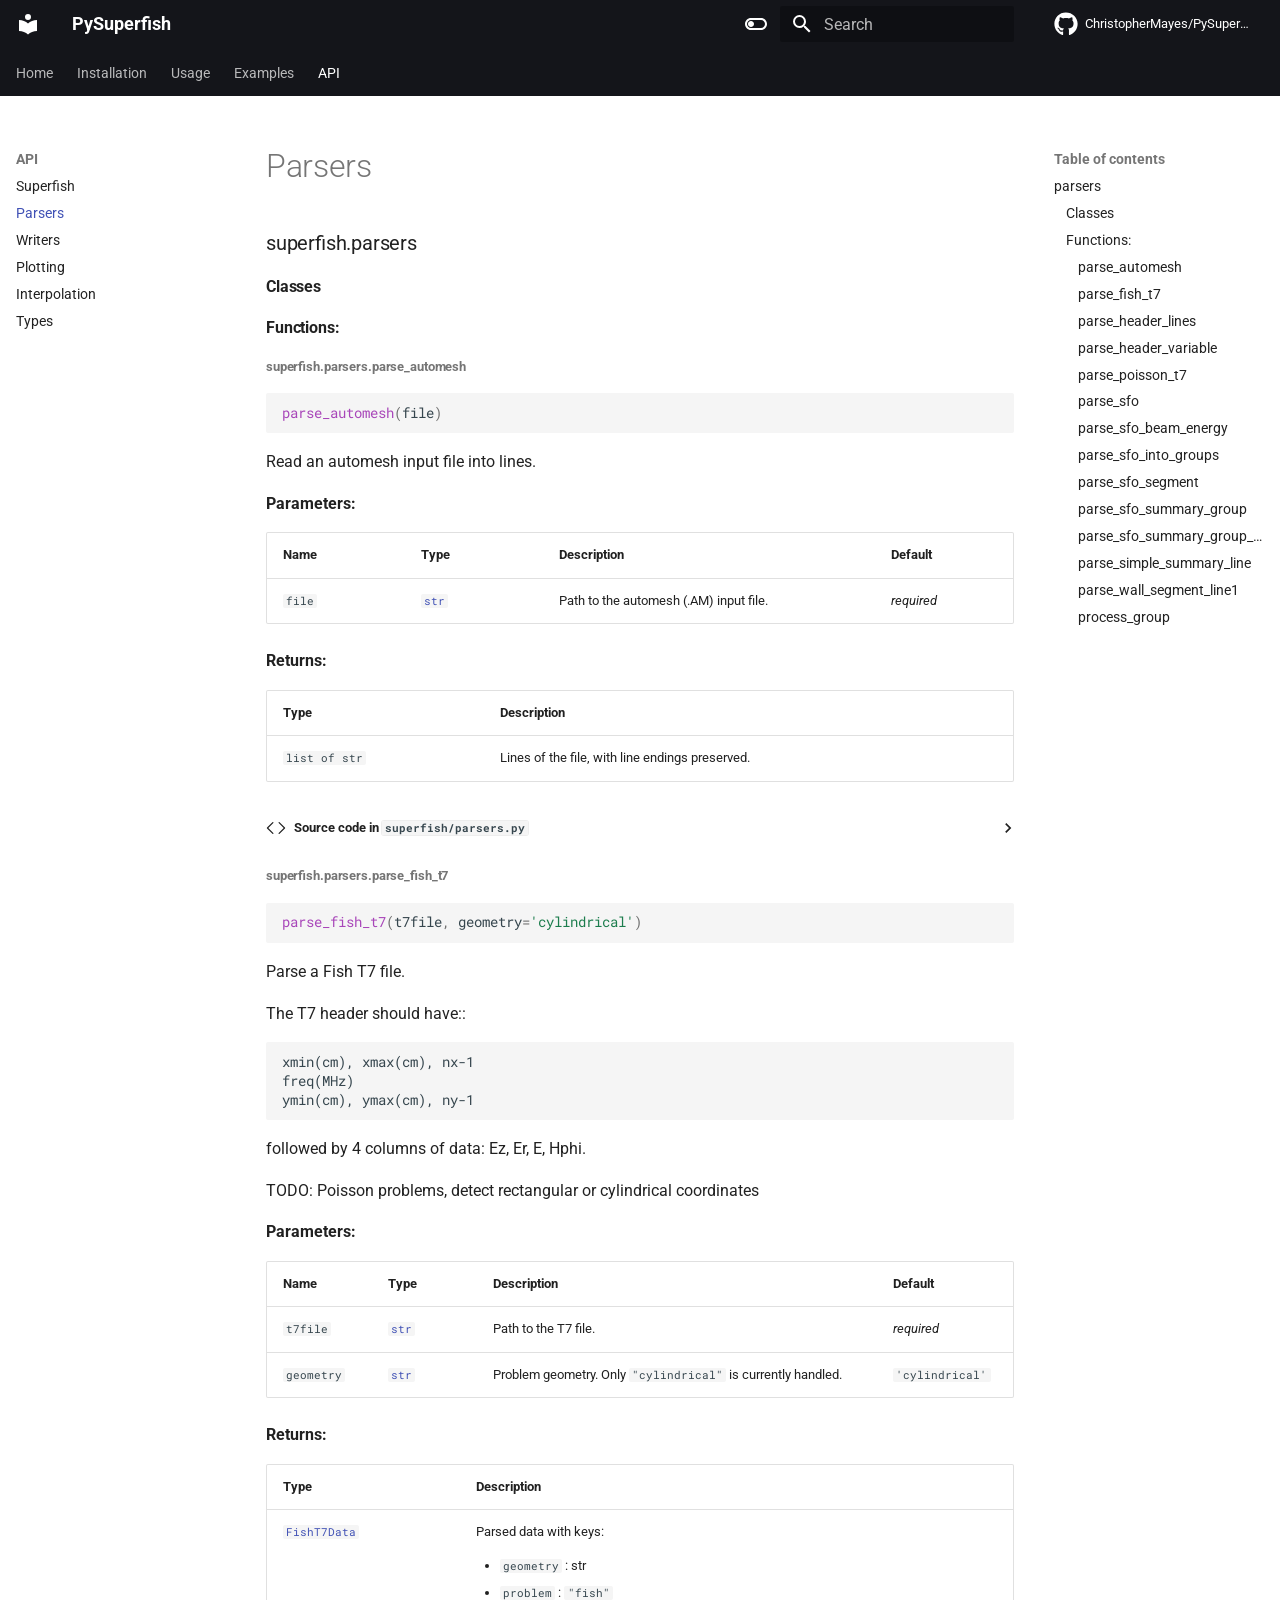
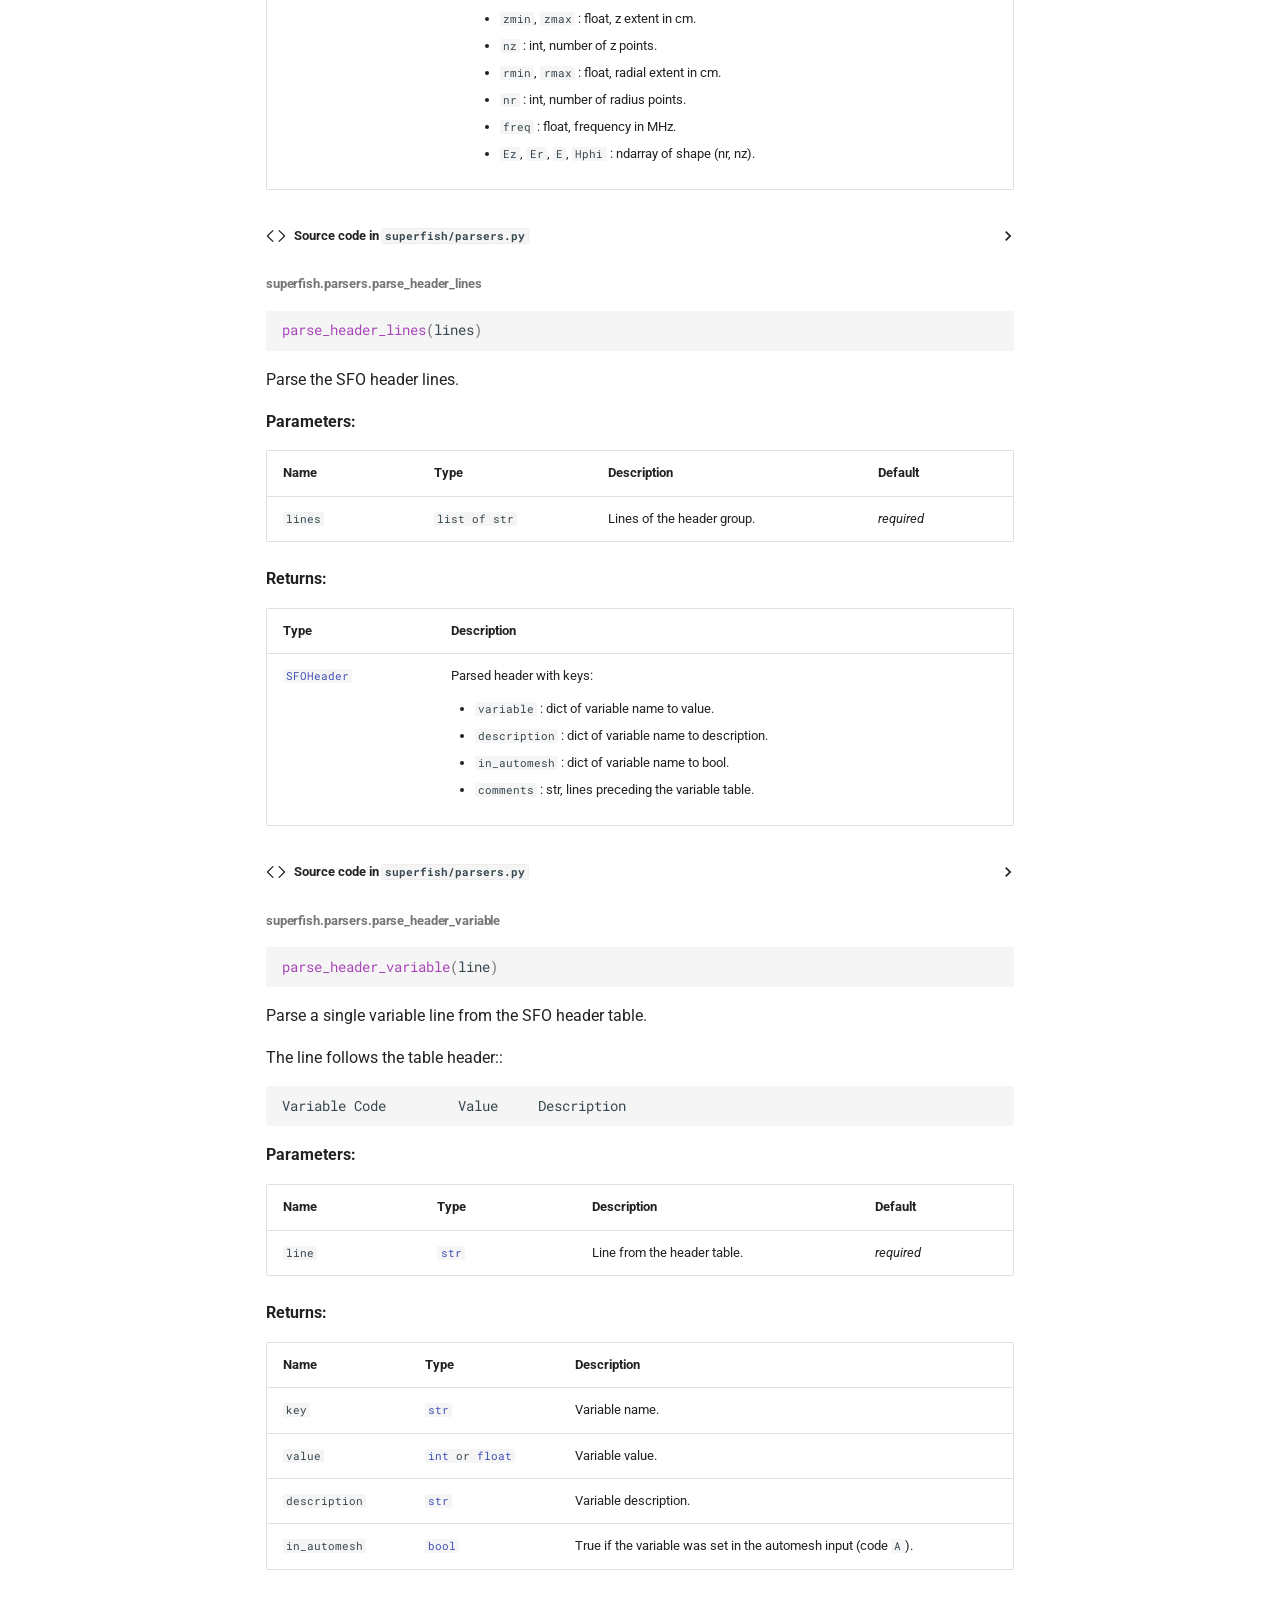
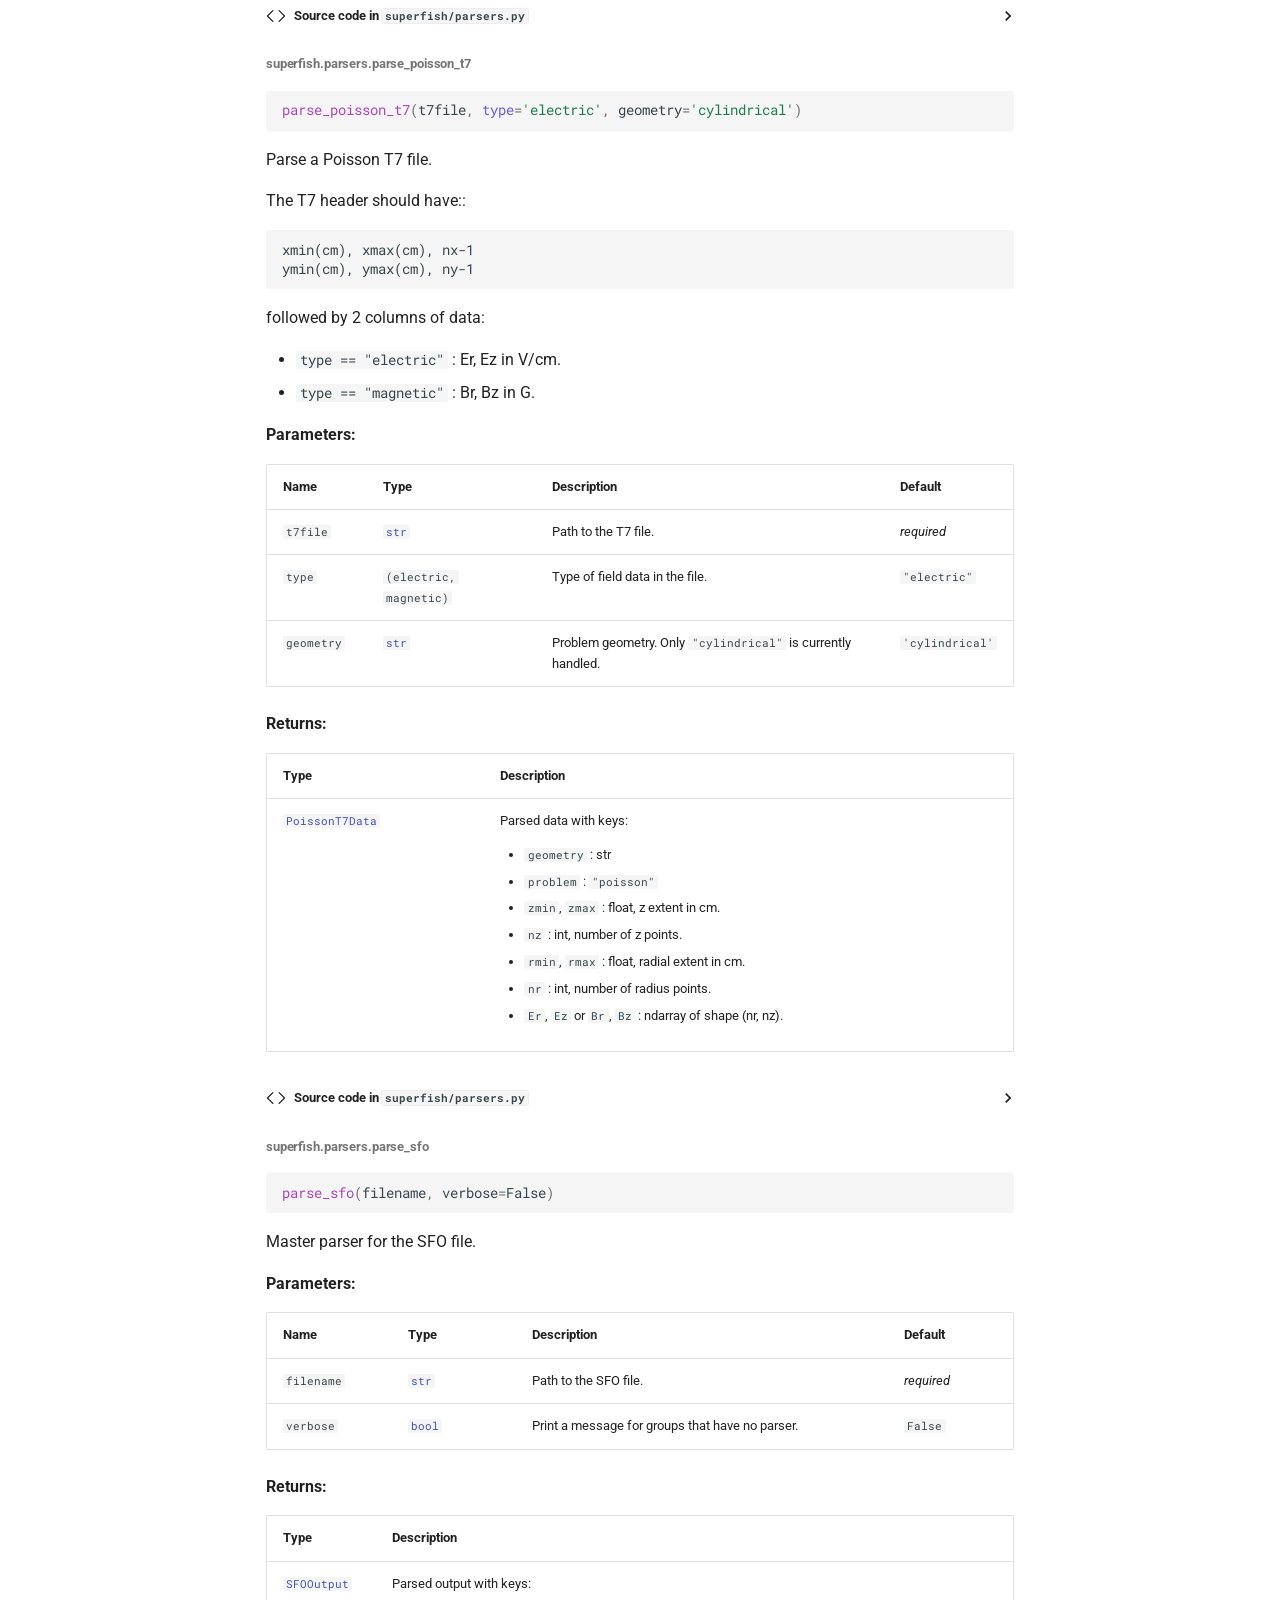
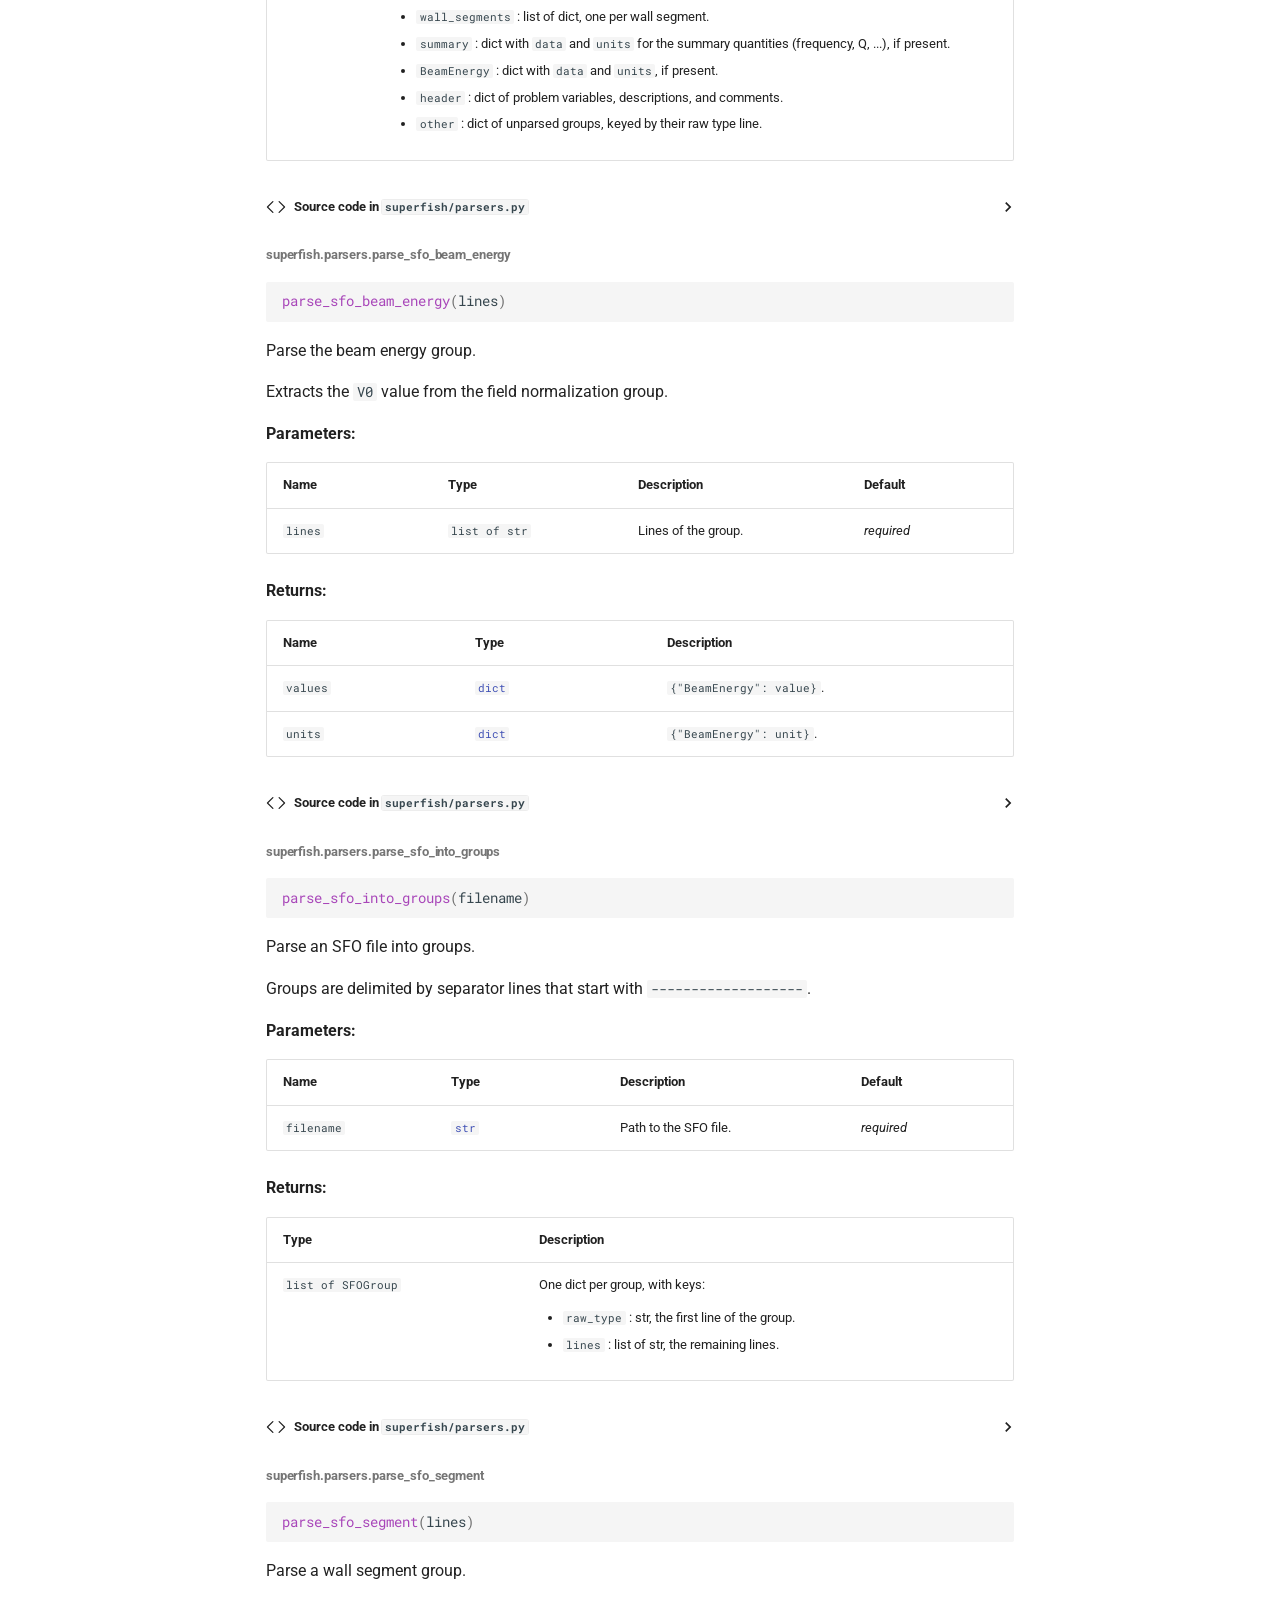
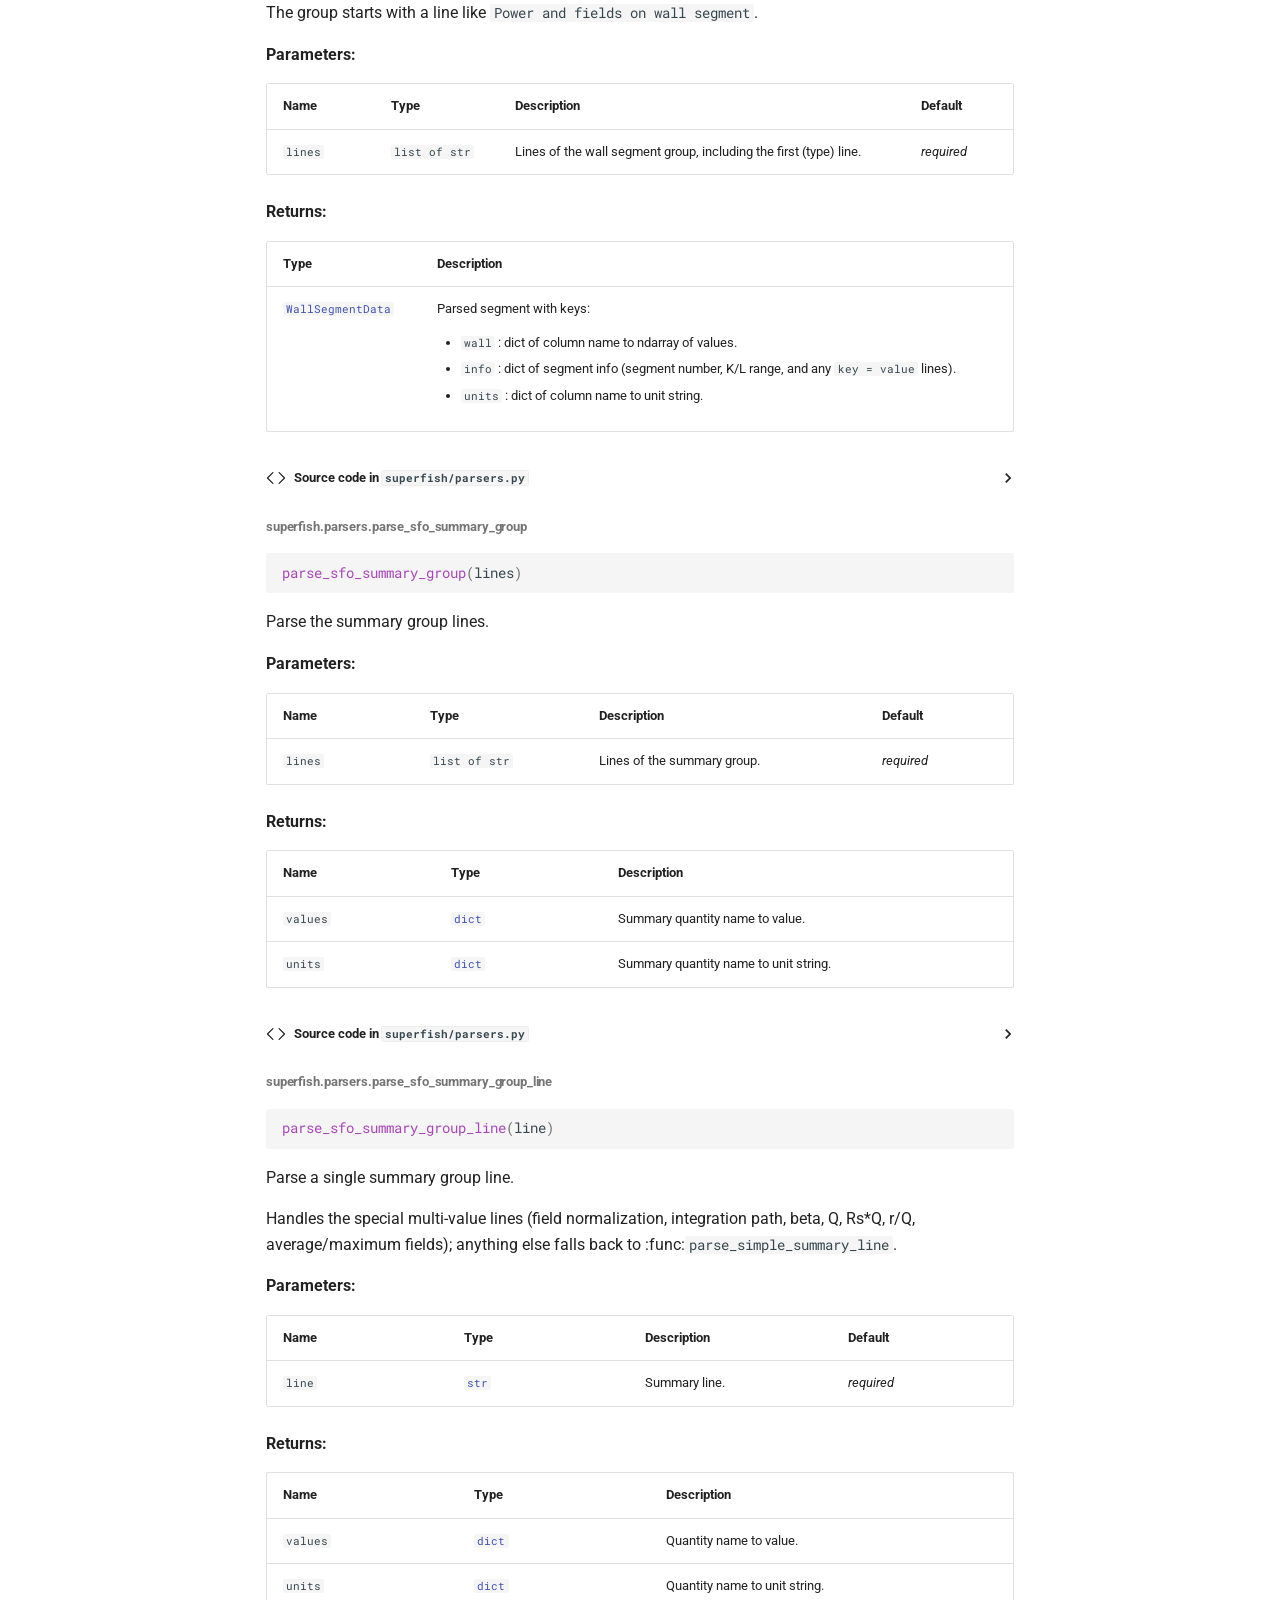
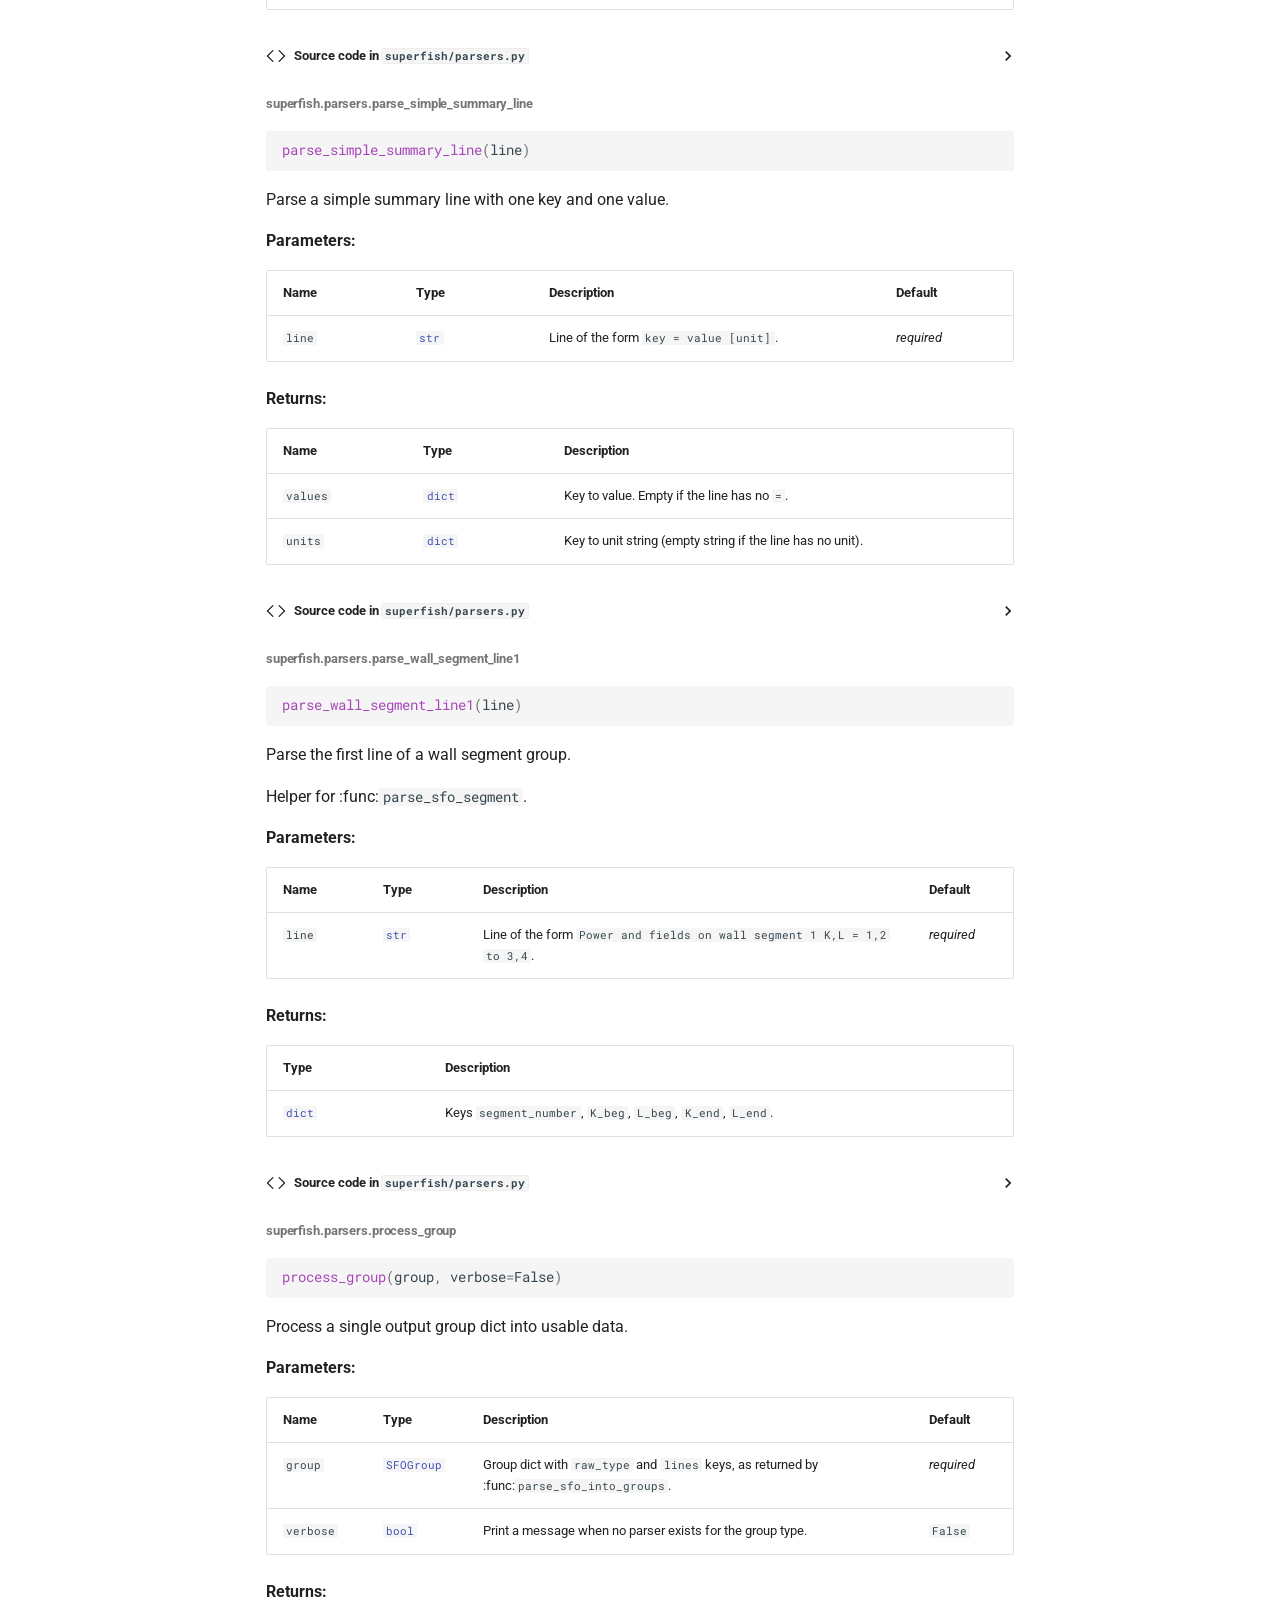
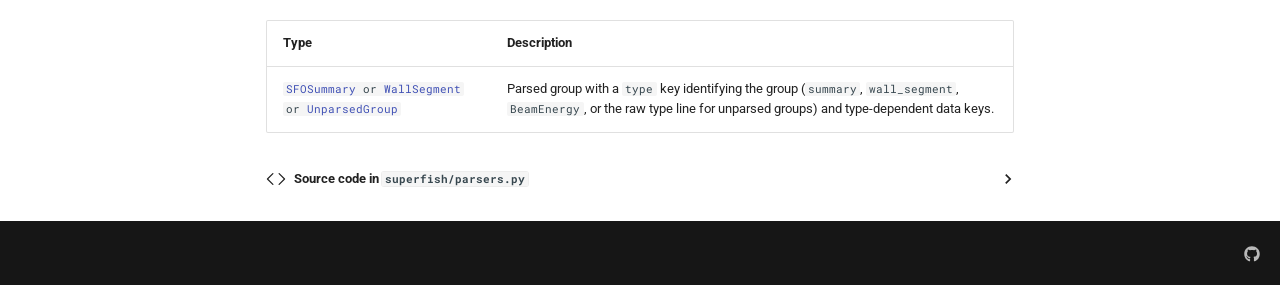
<file: api/parsers/index.html>
<!doctype html>
<html lang="en" class="no-js">
  <head>
    
      <meta charset="utf-8">
      <meta name="viewport" content="width=device-width,initial-scale=1">
      
      
      
      
        <link rel="prev" href="../superfish/">
      
      
        <link rel="next" href="../writers/">
      
      
        
      
      
      <link rel="icon" href="../../assets/images/favicon.png">
      <meta name="generator" content="mkdocs-1.6.1, mkdocs-material-9.7.7">
    
    
      
        <title>Parsers - PySuperfish</title>
      
    
    
      <link rel="stylesheet" href="../../assets/stylesheets/main.ec1eaa64.min.css">
      
        
        <link rel="stylesheet" href="../../assets/stylesheets/palette.ab4e12ef.min.css">
      
      


    
    
      
    
    
      
        
        
        <link rel="preconnect" href="https://fonts.gstatic.com" crossorigin>
        <link rel="stylesheet" href="https://fonts.googleapis.com/css?family=Roboto:300,300i,400,400i,700,700i%7CRoboto+Mono:400,400i,700,700i&display=fallback">
        <style>:root{--md-text-font:"Roboto";--md-code-font:"Roboto Mono"}</style>
      
    
    
      <link rel="stylesheet" href="../../assets/_mkdocstrings.css">
    
      <link rel="stylesheet" href="../../stylesheets/extra.css">
    
    <script>__md_scope=new URL("../..",location),__md_hash=e=>[...e].reduce(((e,_)=>(e<<5)-e+_.charCodeAt(0)),0),__md_get=(e,_=localStorage,t=__md_scope)=>JSON.parse(_.getItem(t.pathname+"."+e)),__md_set=(e,_,t=localStorage,a=__md_scope)=>{try{t.setItem(a.pathname+"."+e,JSON.stringify(_))}catch(e){}}</script>
    
      

    
    
  </head>
  
  
    
    
      
    
    
    
    
    <body dir="ltr" data-md-color-scheme="default" data-md-color-primary="black" data-md-color-accent="indigo">
  
    
    <input class="md-toggle" data-md-toggle="drawer" type="checkbox" id="__drawer" autocomplete="off">
    <input class="md-toggle" data-md-toggle="search" type="checkbox" id="__search" autocomplete="off">
    <label class="md-overlay" for="__drawer"></label>
    <div data-md-component="skip">
      
        
        <a href="#parsers" class="md-skip">
          Skip to content
        </a>
      
    </div>
    <div data-md-component="announce">
      
    </div>
    
    
      

<header class="md-header" data-md-component="header">
  <nav class="md-header__inner md-grid" aria-label="Header">
    <a href="../.." title="PySuperfish" class="md-header__button md-logo" aria-label="PySuperfish" data-md-component="logo">
      
  
  <svg xmlns="http://www.w3.org/2000/svg" viewBox="0 0 24 24"><path d="M12 8a3 3 0 0 0 3-3 3 3 0 0 0-3-3 3 3 0 0 0-3 3 3 3 0 0 0 3 3m0 3.54C9.64 9.35 6.5 8 3 8v11c3.5 0 6.64 1.35 9 3.54 2.36-2.19 5.5-3.54 9-3.54V8c-3.5 0-6.64 1.35-9 3.54"/></svg>

    </a>
    <label class="md-header__button md-icon" for="__drawer">
      
      <svg xmlns="http://www.w3.org/2000/svg" viewBox="0 0 24 24"><path d="M3 6h18v2H3zm0 5h18v2H3zm0 5h18v2H3z"/></svg>
    </label>
    <div class="md-header__title" data-md-component="header-title">
      <div class="md-header__ellipsis">
        <div class="md-header__topic">
          <span class="md-ellipsis">
            PySuperfish
          </span>
        </div>
        <div class="md-header__topic" data-md-component="header-topic">
          <span class="md-ellipsis">
            
              Parsers
            
          </span>
        </div>
      </div>
    </div>
    
      
        <form class="md-header__option" data-md-component="palette">
  
    
    
    
    <input class="md-option" data-md-color-media="(prefers-color-scheme: light)" data-md-color-scheme="default" data-md-color-primary="black" data-md-color-accent="indigo"  aria-label="Switch to dark mode"  type="radio" name="__palette" id="__palette_0">
    
      <label class="md-header__button md-icon" title="Switch to dark mode" for="__palette_1" hidden>
        <svg xmlns="http://www.w3.org/2000/svg" viewBox="0 0 24 24"><path d="M17 6H7c-3.31 0-6 2.69-6 6s2.69 6 6 6h10c3.31 0 6-2.69 6-6s-2.69-6-6-6m0 10H7c-2.21 0-4-1.79-4-4s1.79-4 4-4h10c2.21 0 4 1.79 4 4s-1.79 4-4 4M7 9c-1.66 0-3 1.34-3 3s1.34 3 3 3 3-1.34 3-3-1.34-3-3-3"/></svg>
      </label>
    
  
    
    
    
    <input class="md-option" data-md-color-media="(prefers-color-scheme: dark)" data-md-color-scheme="slate" data-md-color-primary="black" data-md-color-accent="indigo"  aria-label="Switch to light mode"  type="radio" name="__palette" id="__palette_1">
    
      <label class="md-header__button md-icon" title="Switch to light mode" for="__palette_0" hidden>
        <svg xmlns="http://www.w3.org/2000/svg" viewBox="0 0 24 24"><path d="M17 7H7a5 5 0 0 0-5 5 5 5 0 0 0 5 5h10a5 5 0 0 0 5-5 5 5 0 0 0-5-5m0 8a3 3 0 0 1-3-3 3 3 0 0 1 3-3 3 3 0 0 1 3 3 3 3 0 0 1-3 3"/></svg>
      </label>
    
  
</form>
      
    
    
      <script>var palette=__md_get("__palette");if(palette&&palette.color){if("(prefers-color-scheme)"===palette.color.media){var media=matchMedia("(prefers-color-scheme: light)"),input=document.querySelector(media.matches?"[data-md-color-media='(prefers-color-scheme: light)']":"[data-md-color-media='(prefers-color-scheme: dark)']");palette.color.media=input.getAttribute("data-md-color-media"),palette.color.scheme=input.getAttribute("data-md-color-scheme"),palette.color.primary=input.getAttribute("data-md-color-primary"),palette.color.accent=input.getAttribute("data-md-color-accent")}for(var[key,value]of Object.entries(palette.color))document.body.setAttribute("data-md-color-"+key,value)}</script>
    
    
    
      
      
        <label class="md-header__button md-icon" for="__search">
          
          <svg xmlns="http://www.w3.org/2000/svg" viewBox="0 0 24 24"><path d="M9.5 3A6.5 6.5 0 0 1 16 9.5c0 1.61-.59 3.09-1.56 4.23l.27.27h.79l5 5-1.5 1.5-5-5v-.79l-.27-.27A6.52 6.52 0 0 1 9.5 16 6.5 6.5 0 0 1 3 9.5 6.5 6.5 0 0 1 9.5 3m0 2C7 5 5 7 5 9.5S7 14 9.5 14 14 12 14 9.5 12 5 9.5 5"/></svg>
        </label>
        <div class="md-search" data-md-component="search" role="dialog">
  <label class="md-search__overlay" for="__search"></label>
  <div class="md-search__inner" role="search">
    <form class="md-search__form" name="search">
      <input type="text" class="md-search__input" name="query" aria-label="Search" placeholder="Search" autocapitalize="off" autocorrect="off" autocomplete="off" spellcheck="false" data-md-component="search-query" required>
      <label class="md-search__icon md-icon" for="__search">
        
        <svg xmlns="http://www.w3.org/2000/svg" viewBox="0 0 24 24"><path d="M9.5 3A6.5 6.5 0 0 1 16 9.5c0 1.61-.59 3.09-1.56 4.23l.27.27h.79l5 5-1.5 1.5-5-5v-.79l-.27-.27A6.52 6.52 0 0 1 9.5 16 6.5 6.5 0 0 1 3 9.5 6.5 6.5 0 0 1 9.5 3m0 2C7 5 5 7 5 9.5S7 14 9.5 14 14 12 14 9.5 12 5 9.5 5"/></svg>
        
        <svg xmlns="http://www.w3.org/2000/svg" viewBox="0 0 24 24"><path d="M20 11v2H8l5.5 5.5-1.42 1.42L4.16 12l7.92-7.92L13.5 5.5 8 11z"/></svg>
      </label>
      <nav class="md-search__options" aria-label="Search">
        
        <button type="reset" class="md-search__icon md-icon" title="Clear" aria-label="Clear" tabindex="-1">
          
          <svg xmlns="http://www.w3.org/2000/svg" viewBox="0 0 24 24"><path d="M19 6.41 17.59 5 12 10.59 6.41 5 5 6.41 10.59 12 5 17.59 6.41 19 12 13.41 17.59 19 19 17.59 13.41 12z"/></svg>
        </button>
      </nav>
      
    </form>
    <div class="md-search__output">
      <div class="md-search__scrollwrap" tabindex="0" data-md-scrollfix>
        <div class="md-search-result" data-md-component="search-result">
          <div class="md-search-result__meta">
            Initializing search
          </div>
          <ol class="md-search-result__list" role="presentation"></ol>
        </div>
      </div>
    </div>
  </div>
</div>
      
    
    
      <div class="md-header__source">
        <a href="https://github.com/ChristopherMayes/PySuperfish" title="Go to repository" class="md-source" data-md-component="source">
  <div class="md-source__icon md-icon">
    
    <svg xmlns="http://www.w3.org/2000/svg" viewBox="0 0 512 512"><!--! Font Awesome Free 7.1.0 by @fontawesome - https://fontawesome.com License - https://fontawesome.com/license/free (Icons: CC BY 4.0, Fonts: SIL OFL 1.1, Code: MIT License) Copyright 2025 Fonticons, Inc.--><path d="M173.9 397.4c0 2-2.3 3.6-5.2 3.6-3.3.3-5.6-1.3-5.6-3.6 0-2 2.3-3.6 5.2-3.6 3-.3 5.6 1.3 5.6 3.6m-31.1-4.5c-.7 2 1.3 4.3 4.3 4.9 2.6 1 5.6 0 6.2-2s-1.3-4.3-4.3-5.2c-2.6-.7-5.5.3-6.2 2.3m44.2-1.7c-2.9.7-4.9 2.6-4.6 4.9.3 2 2.9 3.3 5.9 2.6 2.9-.7 4.9-2.6 4.6-4.6-.3-1.9-3-3.2-5.9-2.9M252.8 8C114.1 8 8 113.3 8 252c0 110.9 69.8 205.8 169.5 239.2 12.8 2.3 17.3-5.6 17.3-12.1 0-6.2-.3-40.4-.3-61.4 0 0-70 15-84.7-29.8 0 0-11.4-29.1-27.8-36.6 0 0-22.9-15.7 1.6-15.4 0 0 24.9 2 38.6 25.8 21.9 38.6 58.6 27.5 72.9 20.9 2.3-16 8.8-27.1 16-33.7-55.9-6.2-112.3-14.3-112.3-110.5 0-27.5 7.6-41.3 23.6-58.9-2.6-6.5-11.1-33.3 2.6-67.9 20.9-6.5 69 27 69 27 20-5.6 41.5-8.5 62.8-8.5s42.8 2.9 62.8 8.5c0 0 48.1-33.6 69-27 13.7 34.7 5.2 61.4 2.6 67.9 16 17.7 25.8 31.5 25.8 58.9 0 96.5-58.9 104.2-114.8 110.5 9.2 7.9 17 22.9 17 46.4 0 33.7-.3 75.4-.3 83.6 0 6.5 4.6 14.4 17.3 12.1C436.2 457.8 504 362.9 504 252 504 113.3 391.5 8 252.8 8M105.2 352.9c-1.3 1-1 3.3.7 5.2 1.6 1.6 3.9 2.3 5.2 1 1.3-1 1-3.3-.7-5.2-1.6-1.6-3.9-2.3-5.2-1m-10.8-8.1c-.7 1.3.3 2.9 2.3 3.9 1.6 1 3.6.7 4.3-.7.7-1.3-.3-2.9-2.3-3.9-2-.6-3.6-.3-4.3.7m32.4 35.6c-1.6 1.3-1 4.3 1.3 6.2 2.3 2.3 5.2 2.6 6.5 1 1.3-1.3.7-4.3-1.3-6.2-2.2-2.3-5.2-2.6-6.5-1m-11.4-14.7c-1.6 1-1.6 3.6 0 5.9s4.3 3.3 5.6 2.3c1.6-1.3 1.6-3.9 0-6.2-1.4-2.3-4-3.3-5.6-2"/></svg>
  </div>
  <div class="md-source__repository">
    ChristopherMayes/PySuperfish
  </div>
</a>
      </div>
    
  </nav>
  
</header>
    
    <div class="md-container" data-md-component="container">
      
      
        
          
            
<nav class="md-tabs" aria-label="Tabs" data-md-component="tabs">
  <div class="md-grid">
    <ul class="md-tabs__list">
      
        
  
  
  
  
    <li class="md-tabs__item">
      <a href="../.." class="md-tabs__link">
        
  
  
    
  
  Home

      </a>
    </li>
  

      
        
  
  
  
  
    <li class="md-tabs__item">
      <a href="../../installation/" class="md-tabs__link">
        
  
  
    
  
  Installation

      </a>
    </li>
  

      
        
  
  
  
  
    <li class="md-tabs__item">
      <a href="../../usage/" class="md-tabs__link">
        
  
  
    
  
  Usage

      </a>
    </li>
  

      
        
  
  
  
  
    
    
      <li class="md-tabs__item">
        <a href="../../examples/superfish_basic_example/" class="md-tabs__link">
          
  
  
    
  
  Examples

        </a>
      </li>
    
  

      
        
  
  
  
    
  
  
    
    
      <li class="md-tabs__item md-tabs__item--active">
        <a href="../superfish/" class="md-tabs__link">
          
  
  
    
  
  API

        </a>
      </li>
    
  

      
    </ul>
  </div>
</nav>
          
        
      
      <main class="md-main" data-md-component="main">
        <div class="md-main__inner md-grid">
          
            
              
              <div class="md-sidebar md-sidebar--primary" data-md-component="sidebar" data-md-type="navigation" >
                <div class="md-sidebar__scrollwrap">
                  <div class="md-sidebar__inner">
                    


  


<nav class="md-nav md-nav--primary md-nav--lifted" aria-label="Navigation" data-md-level="0">
  <label class="md-nav__title" for="__drawer">
    <a href="../.." title="PySuperfish" class="md-nav__button md-logo" aria-label="PySuperfish" data-md-component="logo">
      
  
  <svg xmlns="http://www.w3.org/2000/svg" viewBox="0 0 24 24"><path d="M12 8a3 3 0 0 0 3-3 3 3 0 0 0-3-3 3 3 0 0 0-3 3 3 3 0 0 0 3 3m0 3.54C9.64 9.35 6.5 8 3 8v11c3.5 0 6.64 1.35 9 3.54 2.36-2.19 5.5-3.54 9-3.54V8c-3.5 0-6.64 1.35-9 3.54"/></svg>

    </a>
    PySuperfish
  </label>
  
    <div class="md-nav__source">
      <a href="https://github.com/ChristopherMayes/PySuperfish" title="Go to repository" class="md-source" data-md-component="source">
  <div class="md-source__icon md-icon">
    
    <svg xmlns="http://www.w3.org/2000/svg" viewBox="0 0 512 512"><!--! Font Awesome Free 7.1.0 by @fontawesome - https://fontawesome.com License - https://fontawesome.com/license/free (Icons: CC BY 4.0, Fonts: SIL OFL 1.1, Code: MIT License) Copyright 2025 Fonticons, Inc.--><path d="M173.9 397.4c0 2-2.3 3.6-5.2 3.6-3.3.3-5.6-1.3-5.6-3.6 0-2 2.3-3.6 5.2-3.6 3-.3 5.6 1.3 5.6 3.6m-31.1-4.5c-.7 2 1.3 4.3 4.3 4.9 2.6 1 5.6 0 6.2-2s-1.3-4.3-4.3-5.2c-2.6-.7-5.5.3-6.2 2.3m44.2-1.7c-2.9.7-4.9 2.6-4.6 4.9.3 2 2.9 3.3 5.9 2.6 2.9-.7 4.9-2.6 4.6-4.6-.3-1.9-3-3.2-5.9-2.9M252.8 8C114.1 8 8 113.3 8 252c0 110.9 69.8 205.8 169.5 239.2 12.8 2.3 17.3-5.6 17.3-12.1 0-6.2-.3-40.4-.3-61.4 0 0-70 15-84.7-29.8 0 0-11.4-29.1-27.8-36.6 0 0-22.9-15.7 1.6-15.4 0 0 24.9 2 38.6 25.8 21.9 38.6 58.6 27.5 72.9 20.9 2.3-16 8.8-27.1 16-33.7-55.9-6.2-112.3-14.3-112.3-110.5 0-27.5 7.6-41.3 23.6-58.9-2.6-6.5-11.1-33.3 2.6-67.9 20.9-6.5 69 27 69 27 20-5.6 41.5-8.5 62.8-8.5s42.8 2.9 62.8 8.5c0 0 48.1-33.6 69-27 13.7 34.7 5.2 61.4 2.6 67.9 16 17.7 25.8 31.5 25.8 58.9 0 96.5-58.9 104.2-114.8 110.5 9.2 7.9 17 22.9 17 46.4 0 33.7-.3 75.4-.3 83.6 0 6.5 4.6 14.4 17.3 12.1C436.2 457.8 504 362.9 504 252 504 113.3 391.5 8 252.8 8M105.2 352.9c-1.3 1-1 3.3.7 5.2 1.6 1.6 3.9 2.3 5.2 1 1.3-1 1-3.3-.7-5.2-1.6-1.6-3.9-2.3-5.2-1m-10.8-8.1c-.7 1.3.3 2.9 2.3 3.9 1.6 1 3.6.7 4.3-.7.7-1.3-.3-2.9-2.3-3.9-2-.6-3.6-.3-4.3.7m32.4 35.6c-1.6 1.3-1 4.3 1.3 6.2 2.3 2.3 5.2 2.6 6.5 1 1.3-1.3.7-4.3-1.3-6.2-2.2-2.3-5.2-2.6-6.5-1m-11.4-14.7c-1.6 1-1.6 3.6 0 5.9s4.3 3.3 5.6 2.3c1.6-1.3 1.6-3.9 0-6.2-1.4-2.3-4-3.3-5.6-2"/></svg>
  </div>
  <div class="md-source__repository">
    ChristopherMayes/PySuperfish
  </div>
</a>
    </div>
  
  <ul class="md-nav__list" data-md-scrollfix>
    
      
      
  
  
  
  
    <li class="md-nav__item">
      <a href="../.." class="md-nav__link">
        
  
  
  <span class="md-ellipsis">
    
  
    Home
  

    
  </span>
  
  

      </a>
    </li>
  

    
      
      
  
  
  
  
    <li class="md-nav__item">
      <a href="../../installation/" class="md-nav__link">
        
  
  
  <span class="md-ellipsis">
    
  
    Installation
  

    
  </span>
  
  

      </a>
    </li>
  

    
      
      
  
  
  
  
    <li class="md-nav__item">
      <a href="../../usage/" class="md-nav__link">
        
  
  
  <span class="md-ellipsis">
    
  
    Usage
  

    
  </span>
  
  

      </a>
    </li>
  

    
      
      
  
  
  
  
    
    
      
        
      
        
      
    
    
    
      
      
    
    
    <li class="md-nav__item md-nav__item--nested">
      
        
        
        <input class="md-nav__toggle md-toggle " type="checkbox" id="__nav_4" >
        
          
          <label class="md-nav__link" for="__nav_4" id="__nav_4_label" tabindex="0">
            
  
  
  <span class="md-ellipsis">
    
  
    Examples
  

    
  </span>
  
  

            <span class="md-nav__icon md-icon"></span>
          </label>
        
        <nav class="md-nav" data-md-level="1" aria-labelledby="__nav_4_label" aria-expanded="false">
          <label class="md-nav__title" for="__nav_4">
            <span class="md-nav__icon md-icon"></span>
            
  
    Examples
  

          </label>
          <ul class="md-nav__list" data-md-scrollfix>
            
              
                
  
  
  
  
    <li class="md-nav__item">
      <a href="../../examples/superfish_basic_example/" class="md-nav__link">
        
  
  
  <span class="md-ellipsis">
    
  
    pySuperfish Fish Example
  

    
  </span>
  
  

      </a>
    </li>
  

              
            
              
                
  
  
  
  
    <li class="md-nav__item">
      <a href="../../examples/poisson_example/" class="md-nav__link">
        
  
  
  <span class="md-ellipsis">
    
  
    pySuperfish Poisson example
  

    
  </span>
  
  

      </a>
    </li>
  

              
            
          </ul>
        </nav>
      
    </li>
  

    
      
      
  
  
    
  
  
  
    
    
      
        
      
        
      
        
      
        
      
        
      
        
      
    
    
    
      
        
        
      
      
    
    
    <li class="md-nav__item md-nav__item--active md-nav__item--section md-nav__item--nested">
      
        
        
        <input class="md-nav__toggle md-toggle " type="checkbox" id="__nav_5" checked>
        
          
          <label class="md-nav__link" for="__nav_5" id="__nav_5_label" tabindex="">
            
  
  
  <span class="md-ellipsis">
    
  
    API
  

    
  </span>
  
  

            <span class="md-nav__icon md-icon"></span>
          </label>
        
        <nav class="md-nav" data-md-level="1" aria-labelledby="__nav_5_label" aria-expanded="true">
          <label class="md-nav__title" for="__nav_5">
            <span class="md-nav__icon md-icon"></span>
            
  
    API
  

          </label>
          <ul class="md-nav__list" data-md-scrollfix>
            
              
                
  
  
  
  
    <li class="md-nav__item">
      <a href="../superfish/" class="md-nav__link">
        
  
  
  <span class="md-ellipsis">
    
  
    Superfish
  

    
  </span>
  
  

      </a>
    </li>
  

              
            
              
                
  
  
    
  
  
  
    <li class="md-nav__item md-nav__item--active">
      
      <input class="md-nav__toggle md-toggle" type="checkbox" id="__toc">
      
      
        
      
      
        <label class="md-nav__link md-nav__link--active" for="__toc">
          
  
  
  <span class="md-ellipsis">
    
  
    Parsers
  

    
  </span>
  
  

          <span class="md-nav__icon md-icon"></span>
        </label>
      
      <a href="./" class="md-nav__link md-nav__link--active">
        
  
  
  <span class="md-ellipsis">
    
  
    Parsers
  

    
  </span>
  
  

      </a>
      
        

<nav class="md-nav md-nav--secondary" aria-label="Table of contents">
  
  
  
    
  
  
    <label class="md-nav__title" for="__toc">
      <span class="md-nav__icon md-icon"></span>
      Table of contents
    </label>
    <ul class="md-nav__list" data-md-component="toc" data-md-scrollfix>
      
        <li class="md-nav__item">
  <a href="#superfish.parsers" class="md-nav__link">
    <span class="md-ellipsis">
      
        parsers
      
    </span>
  </a>
  
    <nav class="md-nav" aria-label="parsers">
      <ul class="md-nav__list">
        
          <li class="md-nav__item">
  <a href="#superfish.parsers-classes" class="md-nav__link">
    <span class="md-ellipsis">
      
        Classes
      
    </span>
  </a>
  
</li>
        
          <li class="md-nav__item">
  <a href="#superfish.parsers-functions" class="md-nav__link">
    <span class="md-ellipsis">
      
        Functions:
      
    </span>
  </a>
  
    <nav class="md-nav" aria-label="Functions:">
      <ul class="md-nav__list">
        
          <li class="md-nav__item">
  <a href="#superfish.parsers.parse_automesh" class="md-nav__link">
    <span class="md-ellipsis">
      
        parse_automesh
      
    </span>
  </a>
  
</li>
        
          <li class="md-nav__item">
  <a href="#superfish.parsers.parse_fish_t7" class="md-nav__link">
    <span class="md-ellipsis">
      
        parse_fish_t7
      
    </span>
  </a>
  
</li>
        
          <li class="md-nav__item">
  <a href="#superfish.parsers.parse_header_lines" class="md-nav__link">
    <span class="md-ellipsis">
      
        parse_header_lines
      
    </span>
  </a>
  
</li>
        
          <li class="md-nav__item">
  <a href="#superfish.parsers.parse_header_variable" class="md-nav__link">
    <span class="md-ellipsis">
      
        parse_header_variable
      
    </span>
  </a>
  
</li>
        
          <li class="md-nav__item">
  <a href="#superfish.parsers.parse_poisson_t7" class="md-nav__link">
    <span class="md-ellipsis">
      
        parse_poisson_t7
      
    </span>
  </a>
  
</li>
        
          <li class="md-nav__item">
  <a href="#superfish.parsers.parse_sfo" class="md-nav__link">
    <span class="md-ellipsis">
      
        parse_sfo
      
    </span>
  </a>
  
</li>
        
          <li class="md-nav__item">
  <a href="#superfish.parsers.parse_sfo_beam_energy" class="md-nav__link">
    <span class="md-ellipsis">
      
        parse_sfo_beam_energy
      
    </span>
  </a>
  
</li>
        
          <li class="md-nav__item">
  <a href="#superfish.parsers.parse_sfo_into_groups" class="md-nav__link">
    <span class="md-ellipsis">
      
        parse_sfo_into_groups
      
    </span>
  </a>
  
</li>
        
          <li class="md-nav__item">
  <a href="#superfish.parsers.parse_sfo_segment" class="md-nav__link">
    <span class="md-ellipsis">
      
        parse_sfo_segment
      
    </span>
  </a>
  
</li>
        
          <li class="md-nav__item">
  <a href="#superfish.parsers.parse_sfo_summary_group" class="md-nav__link">
    <span class="md-ellipsis">
      
        parse_sfo_summary_group
      
    </span>
  </a>
  
</li>
        
          <li class="md-nav__item">
  <a href="#superfish.parsers.parse_sfo_summary_group_line" class="md-nav__link">
    <span class="md-ellipsis">
      
        parse_sfo_summary_group_line
      
    </span>
  </a>
  
</li>
        
          <li class="md-nav__item">
  <a href="#superfish.parsers.parse_simple_summary_line" class="md-nav__link">
    <span class="md-ellipsis">
      
        parse_simple_summary_line
      
    </span>
  </a>
  
</li>
        
          <li class="md-nav__item">
  <a href="#superfish.parsers.parse_wall_segment_line1" class="md-nav__link">
    <span class="md-ellipsis">
      
        parse_wall_segment_line1
      
    </span>
  </a>
  
</li>
        
          <li class="md-nav__item">
  <a href="#superfish.parsers.process_group" class="md-nav__link">
    <span class="md-ellipsis">
      
        process_group
      
    </span>
  </a>
  
</li>
        
      </ul>
    </nav>
  
</li>
        
      </ul>
    </nav>
  
</li>
      
    </ul>
  
</nav>
      
    </li>
  

              
            
              
                
  
  
  
  
    <li class="md-nav__item">
      <a href="../writers/" class="md-nav__link">
        
  
  
  <span class="md-ellipsis">
    
  
    Writers
  

    
  </span>
  
  

      </a>
    </li>
  

              
            
              
                
  
  
  
  
    <li class="md-nav__item">
      <a href="../plot/" class="md-nav__link">
        
  
  
  <span class="md-ellipsis">
    
  
    Plotting
  

    
  </span>
  
  

      </a>
    </li>
  

              
            
              
                
  
  
  
  
    <li class="md-nav__item">
      <a href="../interpolate/" class="md-nav__link">
        
  
  
  <span class="md-ellipsis">
    
  
    Interpolation
  

    
  </span>
  
  

      </a>
    </li>
  

              
            
              
                
  
  
  
  
    <li class="md-nav__item">
      <a href="../types/" class="md-nav__link">
        
  
  
  <span class="md-ellipsis">
    
  
    Types
  

    
  </span>
  
  

      </a>
    </li>
  

              
            
          </ul>
        </nav>
      
    </li>
  

    
  </ul>
</nav>
                  </div>
                </div>
              </div>
            
            
              
              <div class="md-sidebar md-sidebar--secondary" data-md-component="sidebar" data-md-type="toc" >
                <div class="md-sidebar__scrollwrap">
                  <div class="md-sidebar__inner">
                    

<nav class="md-nav md-nav--secondary" aria-label="Table of contents">
  
  
  
    
  
  
    <label class="md-nav__title" for="__toc">
      <span class="md-nav__icon md-icon"></span>
      Table of contents
    </label>
    <ul class="md-nav__list" data-md-component="toc" data-md-scrollfix>
      
        <li class="md-nav__item">
  <a href="#superfish.parsers" class="md-nav__link">
    <span class="md-ellipsis">
      
        parsers
      
    </span>
  </a>
  
    <nav class="md-nav" aria-label="parsers">
      <ul class="md-nav__list">
        
          <li class="md-nav__item">
  <a href="#superfish.parsers-classes" class="md-nav__link">
    <span class="md-ellipsis">
      
        Classes
      
    </span>
  </a>
  
</li>
        
          <li class="md-nav__item">
  <a href="#superfish.parsers-functions" class="md-nav__link">
    <span class="md-ellipsis">
      
        Functions:
      
    </span>
  </a>
  
    <nav class="md-nav" aria-label="Functions:">
      <ul class="md-nav__list">
        
          <li class="md-nav__item">
  <a href="#superfish.parsers.parse_automesh" class="md-nav__link">
    <span class="md-ellipsis">
      
        parse_automesh
      
    </span>
  </a>
  
</li>
        
          <li class="md-nav__item">
  <a href="#superfish.parsers.parse_fish_t7" class="md-nav__link">
    <span class="md-ellipsis">
      
        parse_fish_t7
      
    </span>
  </a>
  
</li>
        
          <li class="md-nav__item">
  <a href="#superfish.parsers.parse_header_lines" class="md-nav__link">
    <span class="md-ellipsis">
      
        parse_header_lines
      
    </span>
  </a>
  
</li>
        
          <li class="md-nav__item">
  <a href="#superfish.parsers.parse_header_variable" class="md-nav__link">
    <span class="md-ellipsis">
      
        parse_header_variable
      
    </span>
  </a>
  
</li>
        
          <li class="md-nav__item">
  <a href="#superfish.parsers.parse_poisson_t7" class="md-nav__link">
    <span class="md-ellipsis">
      
        parse_poisson_t7
      
    </span>
  </a>
  
</li>
        
          <li class="md-nav__item">
  <a href="#superfish.parsers.parse_sfo" class="md-nav__link">
    <span class="md-ellipsis">
      
        parse_sfo
      
    </span>
  </a>
  
</li>
        
          <li class="md-nav__item">
  <a href="#superfish.parsers.parse_sfo_beam_energy" class="md-nav__link">
    <span class="md-ellipsis">
      
        parse_sfo_beam_energy
      
    </span>
  </a>
  
</li>
        
          <li class="md-nav__item">
  <a href="#superfish.parsers.parse_sfo_into_groups" class="md-nav__link">
    <span class="md-ellipsis">
      
        parse_sfo_into_groups
      
    </span>
  </a>
  
</li>
        
          <li class="md-nav__item">
  <a href="#superfish.parsers.parse_sfo_segment" class="md-nav__link">
    <span class="md-ellipsis">
      
        parse_sfo_segment
      
    </span>
  </a>
  
</li>
        
          <li class="md-nav__item">
  <a href="#superfish.parsers.parse_sfo_summary_group" class="md-nav__link">
    <span class="md-ellipsis">
      
        parse_sfo_summary_group
      
    </span>
  </a>
  
</li>
        
          <li class="md-nav__item">
  <a href="#superfish.parsers.parse_sfo_summary_group_line" class="md-nav__link">
    <span class="md-ellipsis">
      
        parse_sfo_summary_group_line
      
    </span>
  </a>
  
</li>
        
          <li class="md-nav__item">
  <a href="#superfish.parsers.parse_simple_summary_line" class="md-nav__link">
    <span class="md-ellipsis">
      
        parse_simple_summary_line
      
    </span>
  </a>
  
</li>
        
          <li class="md-nav__item">
  <a href="#superfish.parsers.parse_wall_segment_line1" class="md-nav__link">
    <span class="md-ellipsis">
      
        parse_wall_segment_line1
      
    </span>
  </a>
  
</li>
        
          <li class="md-nav__item">
  <a href="#superfish.parsers.process_group" class="md-nav__link">
    <span class="md-ellipsis">
      
        process_group
      
    </span>
  </a>
  
</li>
        
      </ul>
    </nav>
  
</li>
        
      </ul>
    </nav>
  
</li>
      
    </ul>
  
</nav>
                  </div>
                </div>
              </div>
            
          
          
            <div class="md-content" data-md-component="content">
              
              <article class="md-content__inner md-typeset">
                
                  


  
  


<h1 id="parsers">Parsers</h1>


<div class="doc doc-object doc-module">



<h3 id="superfish.parsers" class="doc doc-heading">
            <span class="doc doc-object-name doc-module-name">superfish.parsers</span>


</h3>

    <div class="doc doc-contents first">










<div class="doc doc-children">







<h4 id="superfish.parsers-classes">Classes</h4>
<h4 id="superfish.parsers-functions">Functions:</h4>

<div class="doc doc-object doc-function">


<h5 id="superfish.parsers.parse_automesh" class="doc doc-heading">
            <span class="doc doc-object-name doc-function-name">superfish.parsers.parse_automesh</span>


</h5>
<div class="doc-signature highlight"><pre><span></span><code><span class="nf">parse_automesh</span><span class="p">(</span><span class="n">file</span><span class="p">)</span>
</code></pre></div>

    <div class="doc doc-contents ">

        <p>Read an automesh input file into lines.</p>


<p><span class="doc-section-title">Parameters:</span></p>
    <table>
      <thead>
        <tr>
          <th>Name</th>
          <th>Type</th>
          <th>Description</th>
          <th>Default</th>
        </tr>
      </thead>
      <tbody>
          <tr class="doc-section-item">
            <td>
                <code>file</code>
            </td>
            <td>
                  <code><a class="autorefs autorefs-external" href="https://docs.python.org/3/library/stdtypes.html#str">str</a></code>
            </td>
            <td>
              <div class="doc-md-description">
                <p>Path to the automesh (.AM) input file.</p>
              </div>
            </td>
            <td>
                <em>required</em>
            </td>
          </tr>
      </tbody>
    </table>


    <p><span class="doc-section-title">Returns:</span></p>
    <table>
      <thead>
        <tr>
          <th>Type</th>
          <th>Description</th>
        </tr>
      </thead>
      <tbody>
          <tr class="doc-section-item">
            <td>
                  <code>list of str</code>
            </td>
            <td>
              <div class="doc-md-description">
                <p>Lines of the file, with line endings preserved.</p>
              </div>
            </td>
          </tr>
      </tbody>
    </table>


            <details class="mkdocstrings-source">
              <summary>Source code in <code>superfish/parsers.py</code></summary>
              <div class="highlight"><table class="highlighttable"><tr><td class="linenos"><div class="linenodiv"><pre><span></span><span class="normal">18</span>
<span class="normal">19</span>
<span class="normal">20</span>
<span class="normal">21</span>
<span class="normal">22</span>
<span class="normal">23</span>
<span class="normal">24</span>
<span class="normal">25</span>
<span class="normal">26</span>
<span class="normal">27</span>
<span class="normal">28</span>
<span class="normal">29</span>
<span class="normal">30</span>
<span class="normal">31</span>
<span class="normal">32</span></pre></div></td><td class="code"><div><pre><span></span><code><span class="k">def</span><span class="w"> </span><span class="nf">parse_automesh</span><span class="p">(</span><span class="n">file</span><span class="p">:</span> <span class="nb">str</span><span class="p">)</span> <span class="o">-&gt;</span> <span class="nb">list</span><span class="p">[</span><span class="nb">str</span><span class="p">]:</span>
<span class="w">    </span><span class="sd">&quot;&quot;&quot;</span>
<span class="sd">    Read an automesh input file into lines.</span>

<span class="sd">    Parameters</span>
<span class="sd">    ----------</span>
<span class="sd">    file : str</span>
<span class="sd">        Path to the automesh (.AM) input file.</span>

<span class="sd">    Returns</span>
<span class="sd">    -------</span>
<span class="sd">    list of str</span>
<span class="sd">        Lines of the file, with line endings preserved.</span>
<span class="sd">    &quot;&quot;&quot;</span>
    <span class="k">return</span> <span class="nb">open</span><span class="p">(</span><span class="n">file</span><span class="p">,</span> <span class="s2">&quot;r&quot;</span><span class="p">)</span><span class="o">.</span><span class="n">readlines</span><span class="p">()</span>
</code></pre></div></td></tr></table></div>
            </details>
    </div>

</div>

<div class="doc doc-object doc-function">


<h5 id="superfish.parsers.parse_fish_t7" class="doc doc-heading">
            <span class="doc doc-object-name doc-function-name">superfish.parsers.parse_fish_t7</span>


</h5>
<div class="doc-signature highlight"><pre><span></span><code><span class="nf">parse_fish_t7</span><span class="p">(</span><span class="n">t7file</span><span class="p">,</span> <span class="n">geometry</span><span class="o">=</span><span class="s1">&#39;cylindrical&#39;</span><span class="p">)</span>
</code></pre></div>

    <div class="doc doc-contents ">

        <p>Parse a Fish T7 file.</p>
<p>The T7 header should have::</p>
<div class="highlight"><pre><span></span><code>xmin(cm), xmax(cm), nx-1
freq(MHz)
ymin(cm), ymax(cm), ny-1
</code></pre></div>
<p>followed by 4 columns of data: Ez, Er, E, Hphi.</p>
<p>TODO: Poisson problems, detect rectangular or cylindrical coordinates</p>


<p><span class="doc-section-title">Parameters:</span></p>
    <table>
      <thead>
        <tr>
          <th>Name</th>
          <th>Type</th>
          <th>Description</th>
          <th>Default</th>
        </tr>
      </thead>
      <tbody>
          <tr class="doc-section-item">
            <td>
                <code>t7file</code>
            </td>
            <td>
                  <code><a class="autorefs autorefs-external" href="https://docs.python.org/3/library/stdtypes.html#str">str</a></code>
            </td>
            <td>
              <div class="doc-md-description">
                <p>Path to the T7 file.</p>
              </div>
            </td>
            <td>
                <em>required</em>
            </td>
          </tr>
          <tr class="doc-section-item">
            <td>
                <code>geometry</code>
            </td>
            <td>
                  <code><a class="autorefs autorefs-external" href="https://docs.python.org/3/library/stdtypes.html#str">str</a></code>
            </td>
            <td>
              <div class="doc-md-description">
                <p>Problem geometry. Only <code>"cylindrical"</code> is currently handled.</p>
              </div>
            </td>
            <td>
                  <code>&#39;cylindrical&#39;</code>
            </td>
          </tr>
      </tbody>
    </table>


    <p><span class="doc-section-title">Returns:</span></p>
    <table>
      <thead>
        <tr>
          <th>Type</th>
          <th>Description</th>
        </tr>
      </thead>
      <tbody>
          <tr class="doc-section-item">
            <td>
                  <code><a class="autorefs autorefs-internal" title="superfish.types.FishT7Data" href="../types/#superfish.types.FishT7Data">FishT7Data</a></code>
            </td>
            <td>
              <div class="doc-md-description">
                <p>Parsed data with keys:</p>
<ul>
<li><code>geometry</code> : str</li>
<li><code>problem</code> : <code>"fish"</code></li>
<li><code>zmin</code>, <code>zmax</code> : float, z extent in cm.</li>
<li><code>nz</code> : int, number of z points.</li>
<li><code>rmin</code>, <code>rmax</code> : float, radial extent in cm.</li>
<li><code>nr</code> : int, number of radius points.</li>
<li><code>freq</code> : float, frequency in MHz.</li>
<li><code>Ez</code>, <code>Er</code>, <code>E</code>, <code>Hphi</code> : ndarray of shape (nr, nz).</li>
</ul>
              </div>
            </td>
          </tr>
      </tbody>
    </table>


            <details class="mkdocstrings-source">
              <summary>Source code in <code>superfish/parsers.py</code></summary>
              <div class="highlight"><table class="highlighttable"><tr><td class="linenos"><div class="linenodiv"><pre><span></span><span class="normal">205</span>
<span class="normal">206</span>
<span class="normal">207</span>
<span class="normal">208</span>
<span class="normal">209</span>
<span class="normal">210</span>
<span class="normal">211</span>
<span class="normal">212</span>
<span class="normal">213</span>
<span class="normal">214</span>
<span class="normal">215</span>
<span class="normal">216</span>
<span class="normal">217</span>
<span class="normal">218</span>
<span class="normal">219</span>
<span class="normal">220</span>
<span class="normal">221</span>
<span class="normal">222</span>
<span class="normal">223</span>
<span class="normal">224</span>
<span class="normal">225</span>
<span class="normal">226</span>
<span class="normal">227</span>
<span class="normal">228</span>
<span class="normal">229</span>
<span class="normal">230</span>
<span class="normal">231</span>
<span class="normal">232</span>
<span class="normal">233</span>
<span class="normal">234</span>
<span class="normal">235</span>
<span class="normal">236</span>
<span class="normal">237</span>
<span class="normal">238</span>
<span class="normal">239</span>
<span class="normal">240</span>
<span class="normal">241</span>
<span class="normal">242</span>
<span class="normal">243</span>
<span class="normal">244</span>
<span class="normal">245</span>
<span class="normal">246</span>
<span class="normal">247</span>
<span class="normal">248</span>
<span class="normal">249</span>
<span class="normal">250</span>
<span class="normal">251</span>
<span class="normal">252</span>
<span class="normal">253</span>
<span class="normal">254</span>
<span class="normal">255</span>
<span class="normal">256</span>
<span class="normal">257</span>
<span class="normal">258</span>
<span class="normal">259</span>
<span class="normal">260</span>
<span class="normal">261</span>
<span class="normal">262</span>
<span class="normal">263</span>
<span class="normal">264</span>
<span class="normal">265</span>
<span class="normal">266</span>
<span class="normal">267</span>
<span class="normal">268</span>
<span class="normal">269</span>
<span class="normal">270</span></pre></div></td><td class="code"><div><pre><span></span><code><span class="k">def</span><span class="w"> </span><span class="nf">parse_fish_t7</span><span class="p">(</span><span class="n">t7file</span><span class="p">:</span> <span class="nb">str</span><span class="p">,</span> <span class="n">geometry</span><span class="p">:</span> <span class="nb">str</span> <span class="o">=</span> <span class="s2">&quot;cylindrical&quot;</span><span class="p">)</span> <span class="o">-&gt;</span> <span class="n">FishT7Data</span><span class="p">:</span>
<span class="w">    </span><span class="sd">&quot;&quot;&quot;</span>
<span class="sd">    Parse a Fish T7 file.</span>

<span class="sd">    The T7 header should have::</span>

<span class="sd">        xmin(cm), xmax(cm), nx-1</span>
<span class="sd">        freq(MHz)</span>
<span class="sd">        ymin(cm), ymax(cm), ny-1</span>

<span class="sd">    followed by 4 columns of data: Ez, Er, E, Hphi.</span>

<span class="sd">    TODO: Poisson problems, detect rectangular or cylindrical coordinates</span>

<span class="sd">    Parameters</span>
<span class="sd">    ----------</span>
<span class="sd">    t7file : str</span>
<span class="sd">        Path to the T7 file.</span>
<span class="sd">    geometry : str</span>
<span class="sd">        Problem geometry. Only ``&quot;cylindrical&quot;`` is currently handled.</span>

<span class="sd">    Returns</span>
<span class="sd">    -------</span>
<span class="sd">    FishT7Data</span>
<span class="sd">        Parsed data with keys:</span>

<span class="sd">        - ``geometry`` : str</span>
<span class="sd">        - ``problem`` : ``&quot;fish&quot;``</span>
<span class="sd">        - ``zmin``, ``zmax`` : float, z extent in cm.</span>
<span class="sd">        - ``nz`` : int, number of z points.</span>
<span class="sd">        - ``rmin``, ``rmax`` : float, radial extent in cm.</span>
<span class="sd">        - ``nr`` : int, number of radius points.</span>
<span class="sd">        - ``freq`` : float, frequency in MHz.</span>
<span class="sd">        - ``Ez``, ``Er``, ``E``, ``Hphi`` : ndarray of shape (nr, nz).</span>
<span class="sd">    &quot;&quot;&quot;</span>

    <span class="c1"># Read header</span>
    <span class="c1"># xmin(cm), xmax(cm), nx-1</span>
    <span class="c1"># freq(MHz)</span>
    <span class="c1"># ymin(cm), ymax(cm), ny-1</span>
    <span class="k">with</span> <span class="nb">open</span><span class="p">(</span><span class="n">t7file</span><span class="p">,</span> <span class="s2">&quot;r&quot;</span><span class="p">)</span> <span class="k">as</span> <span class="n">f</span><span class="p">:</span>
        <span class="n">line1</span> <span class="o">=</span> <span class="n">f</span><span class="o">.</span><span class="n">readline</span><span class="p">()</span><span class="o">.</span><span class="n">split</span><span class="p">()</span>
        <span class="n">freq_MHz</span> <span class="o">=</span> <span class="nb">float</span><span class="p">(</span><span class="n">f</span><span class="o">.</span><span class="n">readline</span><span class="p">())</span>
        <span class="n">line3</span> <span class="o">=</span> <span class="n">f</span><span class="o">.</span><span class="n">readline</span><span class="p">()</span><span class="o">.</span><span class="n">split</span><span class="p">()</span>

    <span class="n">nz</span> <span class="o">=</span> <span class="nb">int</span><span class="p">(</span><span class="n">line1</span><span class="p">[</span><span class="mi">2</span><span class="p">])</span> <span class="o">+</span> <span class="mi">1</span>
    <span class="n">nr</span> <span class="o">=</span> <span class="nb">int</span><span class="p">(</span><span class="n">line3</span><span class="p">[</span><span class="mi">2</span><span class="p">])</span> <span class="o">+</span> <span class="mi">1</span>

    <span class="c1"># Read and reshape. Columns are Ez, Er, E, Hphi</span>
    <span class="n">dat4</span> <span class="o">=</span> <span class="n">np</span><span class="o">.</span><span class="n">loadtxt</span><span class="p">(</span><span class="n">t7file</span><span class="p">,</span> <span class="n">skiprows</span><span class="o">=</span><span class="mi">3</span><span class="p">)</span><span class="o">.</span><span class="n">reshape</span><span class="p">(</span><span class="n">nr</span><span class="p">,</span> <span class="n">nz</span><span class="p">,</span> <span class="mi">4</span><span class="p">)</span>

    <span class="k">return</span> <span class="n">FishT7Data</span><span class="p">(</span>
        <span class="n">geometry</span><span class="o">=</span><span class="n">geometry</span><span class="p">,</span>
        <span class="n">problem</span><span class="o">=</span><span class="s2">&quot;fish&quot;</span><span class="p">,</span>
        <span class="n">zmin</span><span class="o">=</span><span class="nb">float</span><span class="p">(</span><span class="n">line1</span><span class="p">[</span><span class="mi">0</span><span class="p">]),</span>
        <span class="n">zmax</span><span class="o">=</span><span class="nb">float</span><span class="p">(</span><span class="n">line1</span><span class="p">[</span><span class="mi">1</span><span class="p">]),</span>
        <span class="n">nz</span><span class="o">=</span><span class="n">nz</span><span class="p">,</span>
        <span class="n">freq</span><span class="o">=</span><span class="n">freq_MHz</span><span class="p">,</span>
        <span class="n">rmin</span><span class="o">=</span><span class="nb">float</span><span class="p">(</span><span class="n">line3</span><span class="p">[</span><span class="mi">0</span><span class="p">]),</span>
        <span class="n">rmax</span><span class="o">=</span><span class="nb">float</span><span class="p">(</span><span class="n">line3</span><span class="p">[</span><span class="mi">1</span><span class="p">]),</span>
        <span class="n">nr</span><span class="o">=</span><span class="n">nr</span><span class="p">,</span>
        <span class="n">Ez</span><span class="o">=</span><span class="n">dat4</span><span class="p">[:,</span> <span class="p">:,</span> <span class="mi">0</span><span class="p">],</span>
        <span class="n">Er</span><span class="o">=</span><span class="n">dat4</span><span class="p">[:,</span> <span class="p">:,</span> <span class="mi">1</span><span class="p">],</span>
        <span class="n">E</span><span class="o">=</span><span class="n">dat4</span><span class="p">[:,</span> <span class="p">:,</span> <span class="mi">2</span><span class="p">],</span>
        <span class="n">Hphi</span><span class="o">=</span><span class="n">dat4</span><span class="p">[:,</span> <span class="p">:,</span> <span class="mi">3</span><span class="p">],</span>
    <span class="p">)</span>
</code></pre></div></td></tr></table></div>
            </details>
    </div>

</div>

<div class="doc doc-object doc-function">


<h5 id="superfish.parsers.parse_header_lines" class="doc doc-heading">
            <span class="doc doc-object-name doc-function-name">superfish.parsers.parse_header_lines</span>


</h5>
<div class="doc-signature highlight"><pre><span></span><code><span class="nf">parse_header_lines</span><span class="p">(</span><span class="n">lines</span><span class="p">)</span>
</code></pre></div>

    <div class="doc doc-contents ">

        <p>Parse the SFO header lines.</p>


<p><span class="doc-section-title">Parameters:</span></p>
    <table>
      <thead>
        <tr>
          <th>Name</th>
          <th>Type</th>
          <th>Description</th>
          <th>Default</th>
        </tr>
      </thead>
      <tbody>
          <tr class="doc-section-item">
            <td>
                <code>lines</code>
            </td>
            <td>
                  <code>list of str</code>
            </td>
            <td>
              <div class="doc-md-description">
                <p>Lines of the header group.</p>
              </div>
            </td>
            <td>
                <em>required</em>
            </td>
          </tr>
      </tbody>
    </table>


    <p><span class="doc-section-title">Returns:</span></p>
    <table>
      <thead>
        <tr>
          <th>Type</th>
          <th>Description</th>
        </tr>
      </thead>
      <tbody>
          <tr class="doc-section-item">
            <td>
                  <code><a class="autorefs autorefs-internal" title="superfish.types.SFOHeader" href="../types/#superfish.types.SFOHeader">SFOHeader</a></code>
            </td>
            <td>
              <div class="doc-md-description">
                <p>Parsed header with keys:</p>
<ul>
<li><code>variable</code> : dict of variable name to value.</li>
<li><code>description</code> : dict of variable name to description.</li>
<li><code>in_automesh</code> : dict of variable name to bool.</li>
<li><code>comments</code> : str, lines preceding the variable table.</li>
</ul>
              </div>
            </td>
          </tr>
      </tbody>
    </table>


            <details class="mkdocstrings-source">
              <summary>Source code in <code>superfish/parsers.py</code></summary>
              <div class="highlight"><table class="highlighttable"><tr><td class="linenos"><div class="linenodiv"><pre><span></span><span class="normal">409</span>
<span class="normal">410</span>
<span class="normal">411</span>
<span class="normal">412</span>
<span class="normal">413</span>
<span class="normal">414</span>
<span class="normal">415</span>
<span class="normal">416</span>
<span class="normal">417</span>
<span class="normal">418</span>
<span class="normal">419</span>
<span class="normal">420</span>
<span class="normal">421</span>
<span class="normal">422</span>
<span class="normal">423</span>
<span class="normal">424</span>
<span class="normal">425</span>
<span class="normal">426</span>
<span class="normal">427</span>
<span class="normal">428</span>
<span class="normal">429</span>
<span class="normal">430</span>
<span class="normal">431</span>
<span class="normal">432</span>
<span class="normal">433</span>
<span class="normal">434</span>
<span class="normal">435</span>
<span class="normal">436</span>
<span class="normal">437</span>
<span class="normal">438</span>
<span class="normal">439</span>
<span class="normal">440</span>
<span class="normal">441</span>
<span class="normal">442</span>
<span class="normal">443</span>
<span class="normal">444</span>
<span class="normal">445</span>
<span class="normal">446</span>
<span class="normal">447</span>
<span class="normal">448</span>
<span class="normal">449</span>
<span class="normal">450</span>
<span class="normal">451</span>
<span class="normal">452</span>
<span class="normal">453</span>
<span class="normal">454</span>
<span class="normal">455</span>
<span class="normal">456</span>
<span class="normal">457</span></pre></div></td><td class="code"><div><pre><span></span><code><span class="k">def</span><span class="w"> </span><span class="nf">parse_header_lines</span><span class="p">(</span><span class="n">lines</span><span class="p">:</span> <span class="nb">list</span><span class="p">[</span><span class="nb">str</span><span class="p">])</span> <span class="o">-&gt;</span> <span class="n">SFOHeader</span><span class="p">:</span>
<span class="w">    </span><span class="sd">&quot;&quot;&quot;</span>
<span class="sd">    Parse the SFO header lines.</span>

<span class="sd">    Parameters</span>
<span class="sd">    ----------</span>
<span class="sd">    lines : list of str</span>
<span class="sd">        Lines of the header group.</span>

<span class="sd">    Returns</span>
<span class="sd">    -------</span>
<span class="sd">    SFOHeader</span>
<span class="sd">        Parsed header with keys:</span>

<span class="sd">        - ``variable`` : dict of variable name to value.</span>
<span class="sd">        - ``description`` : dict of variable name to description.</span>
<span class="sd">        - ``in_automesh`` : dict of variable name to bool.</span>
<span class="sd">        - ``comments`` : str, lines preceding the variable table.</span>
<span class="sd">    &quot;&quot;&quot;</span>

    <span class="n">header</span> <span class="o">=</span> <span class="s2">&quot;Variable Code         Value     Description&quot;</span>

    <span class="n">d</span> <span class="o">=</span> <span class="p">{}</span>
    <span class="n">description</span> <span class="o">=</span> <span class="p">{}</span>
    <span class="n">in_automesh</span> <span class="o">=</span> <span class="p">{}</span>

    <span class="n">comments</span> <span class="o">=</span> <span class="p">[]</span>

    <span class="n">in_header</span> <span class="o">=</span> <span class="kc">False</span>
    <span class="k">for</span> <span class="n">line</span> <span class="ow">in</span> <span class="n">lines</span><span class="p">:</span>
        <span class="k">if</span> <span class="n">line</span> <span class="o">==</span> <span class="n">header</span><span class="p">:</span>
            <span class="n">in_header</span> <span class="o">=</span> <span class="kc">True</span>
            <span class="k">continue</span>
        <span class="k">if</span> <span class="ow">not</span> <span class="n">in_header</span><span class="p">:</span>
            <span class="n">comments</span><span class="o">.</span><span class="n">append</span><span class="p">(</span><span class="n">line</span><span class="p">)</span>
            <span class="k">continue</span>

        <span class="n">key</span><span class="p">,</span> <span class="n">val</span><span class="p">,</span> <span class="n">descrip</span><span class="p">,</span> <span class="n">in_am</span> <span class="o">=</span> <span class="n">parse_header_variable</span><span class="p">(</span><span class="n">line</span><span class="p">)</span>

        <span class="n">d</span><span class="p">[</span><span class="n">key</span><span class="p">]</span> <span class="o">=</span> <span class="n">val</span>
        <span class="n">description</span><span class="p">[</span><span class="n">key</span><span class="p">]</span> <span class="o">=</span> <span class="n">descrip</span>
        <span class="n">in_automesh</span><span class="p">[</span><span class="n">key</span><span class="p">]</span> <span class="o">=</span> <span class="n">in_am</span>

    <span class="k">return</span> <span class="p">{</span>
        <span class="s2">&quot;variable&quot;</span><span class="p">:</span> <span class="n">d</span><span class="p">,</span>
        <span class="s2">&quot;description&quot;</span><span class="p">:</span> <span class="n">description</span><span class="p">,</span>
        <span class="s2">&quot;in_automesh&quot;</span><span class="p">:</span> <span class="n">in_automesh</span><span class="p">,</span>
        <span class="s2">&quot;comments&quot;</span><span class="p">:</span> <span class="s2">&quot;</span><span class="se">\n</span><span class="s2">&quot;</span><span class="o">.</span><span class="n">join</span><span class="p">(</span><span class="n">comments</span><span class="p">),</span>
    <span class="p">}</span>
</code></pre></div></td></tr></table></div>
            </details>
    </div>

</div>

<div class="doc doc-object doc-function">


<h5 id="superfish.parsers.parse_header_variable" class="doc doc-heading">
            <span class="doc doc-object-name doc-function-name">superfish.parsers.parse_header_variable</span>


</h5>
<div class="doc-signature highlight"><pre><span></span><code><span class="nf">parse_header_variable</span><span class="p">(</span><span class="n">line</span><span class="p">)</span>
</code></pre></div>

    <div class="doc doc-contents ">

        <p>Parse a single variable line from the SFO header table.</p>
<p>The line follows the table header::</p>
<div class="highlight"><pre><span></span><code>Variable Code         Value     Description
</code></pre></div>


<p><span class="doc-section-title">Parameters:</span></p>
    <table>
      <thead>
        <tr>
          <th>Name</th>
          <th>Type</th>
          <th>Description</th>
          <th>Default</th>
        </tr>
      </thead>
      <tbody>
          <tr class="doc-section-item">
            <td>
                <code>line</code>
            </td>
            <td>
                  <code><a class="autorefs autorefs-external" href="https://docs.python.org/3/library/stdtypes.html#str">str</a></code>
            </td>
            <td>
              <div class="doc-md-description">
                <p>Line from the header table.</p>
              </div>
            </td>
            <td>
                <em>required</em>
            </td>
          </tr>
      </tbody>
    </table>


    <p><span class="doc-section-title">Returns:</span></p>
    <table>
      <thead>
        <tr>
<th>Name</th>          <th>Type</th>
          <th>Description</th>
        </tr>
      </thead>
      <tbody>
          <tr class="doc-section-item">
<td><code>key</code></td>            <td>
                  <code><a class="autorefs autorefs-external" href="https://docs.python.org/3/library/stdtypes.html#str">str</a></code>
            </td>
            <td>
              <div class="doc-md-description">
                <p>Variable name.</p>
              </div>
            </td>
          </tr>
          <tr class="doc-section-item">
<td><code>value</code></td>            <td>
                  <code><a class="autorefs autorefs-external" href="https://docs.python.org/3/library/functions.html#int">int</a> or <a class="autorefs autorefs-external" href="https://docs.python.org/3/library/functions.html#float">float</a></code>
            </td>
            <td>
              <div class="doc-md-description">
                <p>Variable value.</p>
              </div>
            </td>
          </tr>
          <tr class="doc-section-item">
<td><code>description</code></td>            <td>
                  <code><a class="autorefs autorefs-external" href="https://docs.python.org/3/library/stdtypes.html#str">str</a></code>
            </td>
            <td>
              <div class="doc-md-description">
                <p>Variable description.</p>
              </div>
            </td>
          </tr>
          <tr class="doc-section-item">
<td><code>in_automesh</code></td>            <td>
                  <code><a class="autorefs autorefs-external" href="https://docs.python.org/3/library/functions.html#bool">bool</a></code>
            </td>
            <td>
              <div class="doc-md-description">
                <p>True if the variable was set in the automesh input (code <code>A</code>).</p>
              </div>
            </td>
          </tr>
      </tbody>
    </table>


            <details class="mkdocstrings-source">
              <summary>Source code in <code>superfish/parsers.py</code></summary>
              <div class="highlight"><table class="highlighttable"><tr><td class="linenos"><div class="linenodiv"><pre><span></span><span class="normal">361</span>
<span class="normal">362</span>
<span class="normal">363</span>
<span class="normal">364</span>
<span class="normal">365</span>
<span class="normal">366</span>
<span class="normal">367</span>
<span class="normal">368</span>
<span class="normal">369</span>
<span class="normal">370</span>
<span class="normal">371</span>
<span class="normal">372</span>
<span class="normal">373</span>
<span class="normal">374</span>
<span class="normal">375</span>
<span class="normal">376</span>
<span class="normal">377</span>
<span class="normal">378</span>
<span class="normal">379</span>
<span class="normal">380</span>
<span class="normal">381</span>
<span class="normal">382</span>
<span class="normal">383</span>
<span class="normal">384</span>
<span class="normal">385</span>
<span class="normal">386</span>
<span class="normal">387</span>
<span class="normal">388</span>
<span class="normal">389</span>
<span class="normal">390</span>
<span class="normal">391</span>
<span class="normal">392</span>
<span class="normal">393</span>
<span class="normal">394</span>
<span class="normal">395</span>
<span class="normal">396</span>
<span class="normal">397</span>
<span class="normal">398</span>
<span class="normal">399</span>
<span class="normal">400</span>
<span class="normal">401</span>
<span class="normal">402</span>
<span class="normal">403</span>
<span class="normal">404</span>
<span class="normal">405</span>
<span class="normal">406</span></pre></div></td><td class="code"><div><pre><span></span><code><span class="k">def</span><span class="w"> </span><span class="nf">parse_header_variable</span><span class="p">(</span><span class="n">line</span><span class="p">:</span> <span class="nb">str</span><span class="p">)</span> <span class="o">-&gt;</span> <span class="nb">tuple</span><span class="p">[</span><span class="nb">str</span><span class="p">,</span> <span class="nb">int</span> <span class="o">|</span> <span class="nb">float</span><span class="p">,</span> <span class="nb">str</span><span class="p">,</span> <span class="nb">bool</span><span class="p">]:</span>
<span class="w">    </span><span class="sd">&quot;&quot;&quot;</span>
<span class="sd">    Parse a single variable line from the SFO header table.</span>

<span class="sd">    The line follows the table header::</span>

<span class="sd">        Variable Code         Value     Description</span>

<span class="sd">    Parameters</span>
<span class="sd">    ----------</span>
<span class="sd">    line : str</span>
<span class="sd">        Line from the header table.</span>

<span class="sd">    Returns</span>
<span class="sd">    -------</span>
<span class="sd">    key : str</span>
<span class="sd">        Variable name.</span>
<span class="sd">    value : int or float</span>
<span class="sd">        Variable value.</span>
<span class="sd">    description : str</span>
<span class="sd">        Variable description.</span>
<span class="sd">    in_automesh : bool</span>
<span class="sd">        True if the variable was set in the automesh input (code ``A``).</span>
<span class="sd">    &quot;&quot;&quot;</span>
    <span class="n">x</span> <span class="o">=</span> <span class="n">line</span><span class="o">.</span><span class="n">split</span><span class="p">()</span>

    <span class="n">key</span> <span class="o">=</span> <span class="n">x</span><span class="p">[</span><span class="mi">0</span><span class="p">]</span>

    <span class="k">if</span> <span class="n">x</span><span class="p">[</span><span class="mi">1</span><span class="p">]</span> <span class="o">==</span> <span class="s2">&quot;A&quot;</span><span class="p">:</span>
        <span class="n">in_automesh</span> <span class="o">=</span> <span class="kc">True</span>

        <span class="n">s</span> <span class="o">=</span> <span class="n">x</span><span class="p">[</span><span class="mi">2</span><span class="p">]</span>
        <span class="n">d</span> <span class="o">=</span> <span class="n">x</span><span class="p">[</span><span class="mi">3</span><span class="p">:]</span>
    <span class="k">else</span><span class="p">:</span>
        <span class="n">in_automesh</span> <span class="o">=</span> <span class="kc">False</span>
        <span class="n">s</span> <span class="o">=</span> <span class="n">x</span><span class="p">[</span><span class="mi">1</span><span class="p">]</span>
        <span class="n">d</span> <span class="o">=</span> <span class="n">x</span><span class="p">[</span><span class="mi">2</span><span class="p">:]</span>

    <span class="n">descrip</span> <span class="o">=</span> <span class="s2">&quot; &quot;</span><span class="o">.</span><span class="n">join</span><span class="p">(</span><span class="n">d</span><span class="p">)</span>

    <span class="k">try</span><span class="p">:</span>
        <span class="n">val</span> <span class="o">=</span> <span class="nb">int</span><span class="p">(</span><span class="n">s</span><span class="p">)</span>
    <span class="k">except</span> <span class="ne">ValueError</span><span class="p">:</span>
        <span class="n">val</span> <span class="o">=</span> <span class="nb">float</span><span class="p">(</span><span class="n">s</span><span class="p">)</span>

    <span class="k">return</span> <span class="n">key</span><span class="p">,</span> <span class="n">val</span><span class="p">,</span> <span class="n">descrip</span><span class="p">,</span> <span class="n">in_automesh</span>
</code></pre></div></td></tr></table></div>
            </details>
    </div>

</div>

<div class="doc doc-object doc-function">


<h5 id="superfish.parsers.parse_poisson_t7" class="doc doc-heading">
            <span class="doc doc-object-name doc-function-name">superfish.parsers.parse_poisson_t7</span>


</h5>
<div class="doc-signature highlight"><pre><span></span><code><span class="nf">parse_poisson_t7</span><span class="p">(</span><span class="n">t7file</span><span class="p">,</span> <span class="nb">type</span><span class="o">=</span><span class="s1">&#39;electric&#39;</span><span class="p">,</span> <span class="n">geometry</span><span class="o">=</span><span class="s1">&#39;cylindrical&#39;</span><span class="p">)</span>
</code></pre></div>

    <div class="doc doc-contents ">

        <p>Parse a Poisson T7 file.</p>
<p>The T7 header should have::</p>
<div class="highlight"><pre><span></span><code>xmin(cm), xmax(cm), nx-1
ymin(cm), ymax(cm), ny-1
</code></pre></div>
<p>followed by 2 columns of data:</p>
<ul>
<li><code>type == "electric"</code> : Er, Ez in V/cm.</li>
<li><code>type == "magnetic"</code> : Br, Bz in G.</li>
</ul>


<p><span class="doc-section-title">Parameters:</span></p>
    <table>
      <thead>
        <tr>
          <th>Name</th>
          <th>Type</th>
          <th>Description</th>
          <th>Default</th>
        </tr>
      </thead>
      <tbody>
          <tr class="doc-section-item">
            <td>
                <code>t7file</code>
            </td>
            <td>
                  <code><a class="autorefs autorefs-external" href="https://docs.python.org/3/library/stdtypes.html#str">str</a></code>
            </td>
            <td>
              <div class="doc-md-description">
                <p>Path to the T7 file.</p>
              </div>
            </td>
            <td>
                <em>required</em>
            </td>
          </tr>
          <tr class="doc-section-item">
            <td>
                <code>type</code>
            </td>
            <td>
                  <code>(<span title="electric">electric</span>, <span title="magnetic">magnetic</span>)</code>
            </td>
            <td>
              <div class="doc-md-description">
                <p>Type of field data in the file.</p>
              </div>
            </td>
            <td>
                  <code>&#34;electric&#34;</code>
            </td>
          </tr>
          <tr class="doc-section-item">
            <td>
                <code>geometry</code>
            </td>
            <td>
                  <code><a class="autorefs autorefs-external" href="https://docs.python.org/3/library/stdtypes.html#str">str</a></code>
            </td>
            <td>
              <div class="doc-md-description">
                <p>Problem geometry. Only <code>"cylindrical"</code> is currently handled.</p>
              </div>
            </td>
            <td>
                  <code>&#39;cylindrical&#39;</code>
            </td>
          </tr>
      </tbody>
    </table>


    <p><span class="doc-section-title">Returns:</span></p>
    <table>
      <thead>
        <tr>
          <th>Type</th>
          <th>Description</th>
        </tr>
      </thead>
      <tbody>
          <tr class="doc-section-item">
            <td>
                  <code><a class="autorefs autorefs-internal" title="superfish.types.PoissonT7Data" href="../types/#superfish.types.PoissonT7Data">PoissonT7Data</a></code>
            </td>
            <td>
              <div class="doc-md-description">
                <p>Parsed data with keys:</p>
<ul>
<li><code>geometry</code> : str</li>
<li><code>problem</code> : <code>"poisson"</code></li>
<li><code>zmin</code>, <code>zmax</code> : float, z extent in cm.</li>
<li><code>nz</code> : int, number of z points.</li>
<li><code>rmin</code>, <code>rmax</code> : float, radial extent in cm.</li>
<li><code>nr</code> : int, number of radius points.</li>
<li><code>Er</code>, <code>Ez</code> or <code>Br</code>, <code>Bz</code> : ndarray of shape (nr, nz).</li>
</ul>
              </div>
            </td>
          </tr>
      </tbody>
    </table>


            <details class="mkdocstrings-source">
              <summary>Source code in <code>superfish/parsers.py</code></summary>
              <div class="highlight"><table class="highlighttable"><tr><td class="linenos"><div class="linenodiv"><pre><span></span><span class="normal">273</span>
<span class="normal">274</span>
<span class="normal">275</span>
<span class="normal">276</span>
<span class="normal">277</span>
<span class="normal">278</span>
<span class="normal">279</span>
<span class="normal">280</span>
<span class="normal">281</span>
<span class="normal">282</span>
<span class="normal">283</span>
<span class="normal">284</span>
<span class="normal">285</span>
<span class="normal">286</span>
<span class="normal">287</span>
<span class="normal">288</span>
<span class="normal">289</span>
<span class="normal">290</span>
<span class="normal">291</span>
<span class="normal">292</span>
<span class="normal">293</span>
<span class="normal">294</span>
<span class="normal">295</span>
<span class="normal">296</span>
<span class="normal">297</span>
<span class="normal">298</span>
<span class="normal">299</span>
<span class="normal">300</span>
<span class="normal">301</span>
<span class="normal">302</span>
<span class="normal">303</span>
<span class="normal">304</span>
<span class="normal">305</span>
<span class="normal">306</span>
<span class="normal">307</span>
<span class="normal">308</span>
<span class="normal">309</span>
<span class="normal">310</span>
<span class="normal">311</span>
<span class="normal">312</span>
<span class="normal">313</span>
<span class="normal">314</span>
<span class="normal">315</span>
<span class="normal">316</span>
<span class="normal">317</span>
<span class="normal">318</span>
<span class="normal">319</span>
<span class="normal">320</span>
<span class="normal">321</span>
<span class="normal">322</span>
<span class="normal">323</span>
<span class="normal">324</span>
<span class="normal">325</span>
<span class="normal">326</span>
<span class="normal">327</span>
<span class="normal">328</span>
<span class="normal">329</span>
<span class="normal">330</span>
<span class="normal">331</span>
<span class="normal">332</span>
<span class="normal">333</span>
<span class="normal">334</span>
<span class="normal">335</span>
<span class="normal">336</span>
<span class="normal">337</span>
<span class="normal">338</span>
<span class="normal">339</span>
<span class="normal">340</span>
<span class="normal">341</span>
<span class="normal">342</span>
<span class="normal">343</span>
<span class="normal">344</span>
<span class="normal">345</span>
<span class="normal">346</span>
<span class="normal">347</span>
<span class="normal">348</span>
<span class="normal">349</span></pre></div></td><td class="code"><div><pre><span></span><code><span class="k">def</span><span class="w"> </span><span class="nf">parse_poisson_t7</span><span class="p">(</span>
    <span class="n">t7file</span><span class="p">:</span> <span class="nb">str</span><span class="p">,</span>
    <span class="nb">type</span><span class="p">:</span> <span class="nb">str</span> <span class="o">=</span> <span class="s2">&quot;electric&quot;</span><span class="p">,</span>
    <span class="n">geometry</span><span class="p">:</span> <span class="nb">str</span> <span class="o">=</span> <span class="s2">&quot;cylindrical&quot;</span><span class="p">,</span>
<span class="p">)</span> <span class="o">-&gt;</span> <span class="n">PoissonT7Data</span><span class="p">:</span>
<span class="w">    </span><span class="sd">&quot;&quot;&quot;</span>
<span class="sd">    Parse a Poisson T7 file.</span>

<span class="sd">    The T7 header should have::</span>

<span class="sd">        xmin(cm), xmax(cm), nx-1</span>
<span class="sd">        ymin(cm), ymax(cm), ny-1</span>

<span class="sd">    followed by 2 columns of data:</span>

<span class="sd">    - ``type == &quot;electric&quot;`` : Er, Ez in V/cm.</span>
<span class="sd">    - ``type == &quot;magnetic&quot;`` : Br, Bz in G.</span>

<span class="sd">    Parameters</span>
<span class="sd">    ----------</span>
<span class="sd">    t7file : str</span>
<span class="sd">        Path to the T7 file.</span>
<span class="sd">    type : {&quot;electric&quot;, &quot;magnetic&quot;}</span>
<span class="sd">        Type of field data in the file.</span>
<span class="sd">    geometry : str</span>
<span class="sd">        Problem geometry. Only ``&quot;cylindrical&quot;`` is currently handled.</span>

<span class="sd">    Returns</span>
<span class="sd">    -------</span>
<span class="sd">    PoissonT7Data</span>
<span class="sd">        Parsed data with keys:</span>

<span class="sd">        - ``geometry`` : str</span>
<span class="sd">        - ``problem`` : ``&quot;poisson&quot;``</span>
<span class="sd">        - ``zmin``, ``zmax`` : float, z extent in cm.</span>
<span class="sd">        - ``nz`` : int, number of z points.</span>
<span class="sd">        - ``rmin``, ``rmax`` : float, radial extent in cm.</span>
<span class="sd">        - ``nr`` : int, number of radius points.</span>
<span class="sd">        - ``Er``, ``Ez`` or ``Br``, ``Bz`` : ndarray of shape (nr, nz).</span>
<span class="sd">    &quot;&quot;&quot;</span>
    <span class="k">assert</span> <span class="n">geometry</span> <span class="o">==</span> <span class="s2">&quot;cylindrical&quot;</span><span class="p">,</span> <span class="s2">&quot;TODO: other geometries&quot;</span>

    <span class="k">if</span> <span class="nb">type</span> <span class="ow">not</span> <span class="ow">in</span> <span class="p">(</span><span class="s2">&quot;electric&quot;</span><span class="p">,</span> <span class="s2">&quot;magnetic&quot;</span><span class="p">):</span>
        <span class="k">raise</span> <span class="ne">ValueError</span><span class="p">(</span><span class="sa">f</span><span class="s2">&quot;Unknown type: </span><span class="si">{</span><span class="nb">type</span><span class="si">}</span><span class="s2">. Allowed: &#39;electric&#39; or &#39;magnetic&#39;&quot;</span><span class="p">)</span>

    <span class="c1"># Read header</span>
    <span class="c1"># xmin(cm), xmax(cm), nx-1    # r in cylindrical geometry</span>
    <span class="c1"># ymin(cm), ymax(cm), ny-1    # z in cylindrical geometry</span>
    <span class="k">with</span> <span class="nb">open</span><span class="p">(</span><span class="n">t7file</span><span class="p">,</span> <span class="s2">&quot;r&quot;</span><span class="p">)</span> <span class="k">as</span> <span class="n">f</span><span class="p">:</span>
        <span class="n">xline</span> <span class="o">=</span> <span class="n">f</span><span class="o">.</span><span class="n">readline</span><span class="p">()</span><span class="o">.</span><span class="n">split</span><span class="p">()</span>
        <span class="n">yline</span> <span class="o">=</span> <span class="n">f</span><span class="o">.</span><span class="n">readline</span><span class="p">()</span><span class="o">.</span><span class="n">split</span><span class="p">()</span>

    <span class="n">nr</span> <span class="o">=</span> <span class="nb">int</span><span class="p">(</span><span class="n">xline</span><span class="p">[</span><span class="mi">2</span><span class="p">])</span> <span class="o">+</span> <span class="mi">1</span>
    <span class="n">nz</span> <span class="o">=</span> <span class="nb">int</span><span class="p">(</span><span class="n">yline</span><span class="p">[</span><span class="mi">2</span><span class="p">])</span> <span class="o">+</span> <span class="mi">1</span>

    <span class="n">d</span><span class="p">:</span> <span class="n">PoissonT7Data</span> <span class="o">=</span> <span class="p">{</span>
        <span class="s2">&quot;geometry&quot;</span><span class="p">:</span> <span class="n">geometry</span><span class="p">,</span>
        <span class="s2">&quot;problem&quot;</span><span class="p">:</span> <span class="s2">&quot;poisson&quot;</span><span class="p">,</span>
        <span class="s2">&quot;rmin&quot;</span><span class="p">:</span> <span class="nb">float</span><span class="p">(</span><span class="n">xline</span><span class="p">[</span><span class="mi">0</span><span class="p">]),</span>
        <span class="s2">&quot;rmax&quot;</span><span class="p">:</span> <span class="nb">float</span><span class="p">(</span><span class="n">xline</span><span class="p">[</span><span class="mi">1</span><span class="p">]),</span>
        <span class="s2">&quot;nr&quot;</span><span class="p">:</span> <span class="n">nr</span><span class="p">,</span>
        <span class="s2">&quot;zmin&quot;</span><span class="p">:</span> <span class="nb">float</span><span class="p">(</span><span class="n">yline</span><span class="p">[</span><span class="mi">0</span><span class="p">]),</span>
        <span class="s2">&quot;zmax&quot;</span><span class="p">:</span> <span class="nb">float</span><span class="p">(</span><span class="n">yline</span><span class="p">[</span><span class="mi">1</span><span class="p">]),</span>
        <span class="s2">&quot;nz&quot;</span><span class="p">:</span> <span class="n">nz</span><span class="p">,</span>
    <span class="p">}</span>

    <span class="c1"># Read and reshape</span>
    <span class="n">dat</span> <span class="o">=</span> <span class="n">np</span><span class="o">.</span><span class="n">loadtxt</span><span class="p">(</span><span class="n">t7file</span><span class="p">,</span> <span class="n">skiprows</span><span class="o">=</span><span class="mi">2</span><span class="p">)</span><span class="o">.</span><span class="n">reshape</span><span class="p">(</span><span class="n">nz</span><span class="p">,</span> <span class="n">nr</span><span class="p">,</span> <span class="mi">2</span><span class="p">)</span>

    <span class="k">if</span> <span class="nb">type</span> <span class="o">==</span> <span class="s2">&quot;electric&quot;</span><span class="p">:</span>
        <span class="n">d</span><span class="p">[</span><span class="s2">&quot;Er&quot;</span><span class="p">]</span> <span class="o">=</span> <span class="n">dat</span><span class="p">[:,</span> <span class="p">:,</span> <span class="mi">0</span><span class="p">]</span><span class="o">.</span><span class="n">T</span>
        <span class="n">d</span><span class="p">[</span><span class="s2">&quot;Ez&quot;</span><span class="p">]</span> <span class="o">=</span> <span class="n">dat</span><span class="p">[:,</span> <span class="p">:,</span> <span class="mi">1</span><span class="p">]</span><span class="o">.</span><span class="n">T</span>
    <span class="k">else</span><span class="p">:</span>
        <span class="n">d</span><span class="p">[</span><span class="s2">&quot;Br&quot;</span><span class="p">]</span> <span class="o">=</span> <span class="n">dat</span><span class="p">[:,</span> <span class="p">:,</span> <span class="mi">0</span><span class="p">]</span><span class="o">.</span><span class="n">T</span>
        <span class="n">d</span><span class="p">[</span><span class="s2">&quot;Bz&quot;</span><span class="p">]</span> <span class="o">=</span> <span class="n">dat</span><span class="p">[:,</span> <span class="p">:,</span> <span class="mi">1</span><span class="p">]</span><span class="o">.</span><span class="n">T</span>

    <span class="k">return</span> <span class="n">d</span>
</code></pre></div></td></tr></table></div>
            </details>
    </div>

</div>

<div class="doc doc-object doc-function">


<h5 id="superfish.parsers.parse_sfo" class="doc doc-heading">
            <span class="doc doc-object-name doc-function-name">superfish.parsers.parse_sfo</span>


</h5>
<div class="doc-signature highlight"><pre><span></span><code><span class="nf">parse_sfo</span><span class="p">(</span><span class="n">filename</span><span class="p">,</span> <span class="n">verbose</span><span class="o">=</span><span class="kc">False</span><span class="p">)</span>
</code></pre></div>

    <div class="doc doc-contents ">

        <p>Master parser for the SFO file.</p>


<p><span class="doc-section-title">Parameters:</span></p>
    <table>
      <thead>
        <tr>
          <th>Name</th>
          <th>Type</th>
          <th>Description</th>
          <th>Default</th>
        </tr>
      </thead>
      <tbody>
          <tr class="doc-section-item">
            <td>
                <code>filename</code>
            </td>
            <td>
                  <code><a class="autorefs autorefs-external" href="https://docs.python.org/3/library/stdtypes.html#str">str</a></code>
            </td>
            <td>
              <div class="doc-md-description">
                <p>Path to the SFO file.</p>
              </div>
            </td>
            <td>
                <em>required</em>
            </td>
          </tr>
          <tr class="doc-section-item">
            <td>
                <code>verbose</code>
            </td>
            <td>
                  <code><a class="autorefs autorefs-external" href="https://docs.python.org/3/library/functions.html#bool">bool</a></code>
            </td>
            <td>
              <div class="doc-md-description">
                <p>Print a message for groups that have no parser.</p>
              </div>
            </td>
            <td>
                  <code>False</code>
            </td>
          </tr>
      </tbody>
    </table>


    <p><span class="doc-section-title">Returns:</span></p>
    <table>
      <thead>
        <tr>
          <th>Type</th>
          <th>Description</th>
        </tr>
      </thead>
      <tbody>
          <tr class="doc-section-item">
            <td>
                  <code><a class="autorefs autorefs-internal" title="superfish.types.SFOOutput" href="../types/#superfish.types.SFOOutput">SFOOutput</a></code>
            </td>
            <td>
              <div class="doc-md-description">
                <p>Parsed output with keys:</p>
<ul>
<li><code>wall_segments</code> : list of dict, one per wall segment.</li>
<li><code>summary</code> : dict with <code>data</code> and <code>units</code> for the summary
  quantities (frequency, Q, ...), if present.</li>
<li><code>BeamEnergy</code> : dict with <code>data</code> and <code>units</code>, if present.</li>
<li><code>header</code> : dict of problem variables, descriptions, and comments.</li>
<li><code>other</code> : dict of unparsed groups, keyed by their raw type line.</li>
</ul>
              </div>
            </td>
          </tr>
      </tbody>
    </table>


            <details class="mkdocstrings-source">
              <summary>Source code in <code>superfish/parsers.py</code></summary>
              <div class="highlight"><table class="highlighttable"><tr><td class="linenos"><div class="linenodiv"><pre><span></span><span class="normal">35</span>
<span class="normal">36</span>
<span class="normal">37</span>
<span class="normal">38</span>
<span class="normal">39</span>
<span class="normal">40</span>
<span class="normal">41</span>
<span class="normal">42</span>
<span class="normal">43</span>
<span class="normal">44</span>
<span class="normal">45</span>
<span class="normal">46</span>
<span class="normal">47</span>
<span class="normal">48</span>
<span class="normal">49</span>
<span class="normal">50</span>
<span class="normal">51</span>
<span class="normal">52</span>
<span class="normal">53</span>
<span class="normal">54</span>
<span class="normal">55</span>
<span class="normal">56</span>
<span class="normal">57</span>
<span class="normal">58</span>
<span class="normal">59</span>
<span class="normal">60</span>
<span class="normal">61</span>
<span class="normal">62</span>
<span class="normal">63</span>
<span class="normal">64</span>
<span class="normal">65</span>
<span class="normal">66</span>
<span class="normal">67</span>
<span class="normal">68</span>
<span class="normal">69</span>
<span class="normal">70</span>
<span class="normal">71</span>
<span class="normal">72</span>
<span class="normal">73</span>
<span class="normal">74</span>
<span class="normal">75</span>
<span class="normal">76</span>
<span class="normal">77</span>
<span class="normal">78</span>
<span class="normal">79</span>
<span class="normal">80</span>
<span class="normal">81</span>
<span class="normal">82</span>
<span class="normal">83</span>
<span class="normal">84</span>
<span class="normal">85</span>
<span class="normal">86</span></pre></div></td><td class="code"><div><pre><span></span><code><span class="k">def</span><span class="w"> </span><span class="nf">parse_sfo</span><span class="p">(</span><span class="n">filename</span><span class="p">:</span> <span class="nb">str</span><span class="p">,</span> <span class="n">verbose</span><span class="p">:</span> <span class="nb">bool</span> <span class="o">=</span> <span class="kc">False</span><span class="p">)</span> <span class="o">-&gt;</span> <span class="n">SFOOutput</span><span class="p">:</span>
<span class="w">    </span><span class="sd">&quot;&quot;&quot;</span>
<span class="sd">    Master parser for the SFO file.</span>

<span class="sd">    Parameters</span>
<span class="sd">    ----------</span>
<span class="sd">    filename : str</span>
<span class="sd">        Path to the SFO file.</span>
<span class="sd">    verbose : bool</span>
<span class="sd">        Print a message for groups that have no parser.</span>

<span class="sd">    Returns</span>
<span class="sd">    -------</span>
<span class="sd">    SFOOutput</span>
<span class="sd">        Parsed output with keys:</span>

<span class="sd">        - ``wall_segments`` : list of dict, one per wall segment.</span>
<span class="sd">        - ``summary`` : dict with ``data`` and ``units`` for the summary</span>
<span class="sd">          quantities (frequency, Q, ...), if present.</span>
<span class="sd">        - ``BeamEnergy`` : dict with ``data`` and ``units``, if present.</span>
<span class="sd">        - ``header`` : dict of problem variables, descriptions, and comments.</span>
<span class="sd">        - ``other`` : dict of unparsed groups, keyed by their raw type line.</span>
<span class="sd">    &quot;&quot;&quot;</span>

    <span class="n">groups</span> <span class="o">=</span> <span class="n">parse_sfo_into_groups</span><span class="p">(</span><span class="n">filename</span><span class="p">)</span>

    <span class="n">d</span><span class="p">:</span> <span class="n">SFOOutput</span> <span class="o">=</span> <span class="p">{</span><span class="s2">&quot;wall_segments&quot;</span><span class="p">:</span> <span class="p">[],</span> <span class="s2">&quot;other&quot;</span><span class="p">:</span> <span class="p">{}}</span>

    <span class="k">for</span> <span class="n">g</span> <span class="ow">in</span> <span class="n">groups</span><span class="p">:</span>
        <span class="n">dat</span> <span class="o">=</span> <span class="n">process_group</span><span class="p">(</span><span class="n">g</span><span class="p">,</span> <span class="n">verbose</span><span class="o">=</span><span class="n">verbose</span><span class="p">)</span>
        <span class="n">gtype</span> <span class="o">=</span> <span class="n">dat</span><span class="p">[</span><span class="s2">&quot;type&quot;</span><span class="p">]</span>

        <span class="k">if</span> <span class="n">gtype</span> <span class="o">==</span> <span class="s2">&quot;wall_segment&quot;</span><span class="p">:</span>
            <span class="n">d</span><span class="p">[</span><span class="s2">&quot;wall_segments&quot;</span><span class="p">]</span><span class="o">.</span><span class="n">append</span><span class="p">(</span><span class="n">cast</span><span class="p">(</span><span class="n">WallSegment</span><span class="p">,</span> <span class="n">dat</span><span class="p">))</span>
        <span class="k">elif</span> <span class="n">gtype</span> <span class="o">==</span> <span class="s2">&quot;summary&quot;</span><span class="p">:</span>
            <span class="n">d</span><span class="p">[</span><span class="s2">&quot;summary&quot;</span><span class="p">]</span> <span class="o">=</span> <span class="n">cast</span><span class="p">(</span><span class="n">SFOSummary</span><span class="p">,</span> <span class="n">dat</span><span class="p">)</span>
        <span class="k">elif</span> <span class="n">gtype</span> <span class="o">==</span> <span class="s2">&quot;BeamEnergy&quot;</span><span class="p">:</span>
            <span class="n">d</span><span class="p">[</span><span class="s2">&quot;BeamEnergy&quot;</span><span class="p">]</span> <span class="o">=</span> <span class="n">cast</span><span class="p">(</span><span class="n">SFOSummary</span><span class="p">,</span> <span class="n">dat</span><span class="p">)</span>
        <span class="k">elif</span> <span class="n">gtype</span> <span class="o">==</span> <span class="s2">&quot;header&quot;</span><span class="p">:</span>
            <span class="n">d</span><span class="p">[</span><span class="s2">&quot;header&quot;</span><span class="p">]</span> <span class="o">=</span> <span class="n">parse_header_lines</span><span class="p">(</span><span class="n">cast</span><span class="p">(</span><span class="n">UnparsedGroup</span><span class="p">,</span> <span class="n">dat</span><span class="p">)[</span><span class="s2">&quot;lines&quot;</span><span class="p">])</span>

        <span class="k">else</span><span class="p">:</span>
            <span class="n">d</span><span class="p">[</span><span class="s2">&quot;other&quot;</span><span class="p">][</span><span class="n">gtype</span><span class="p">]</span> <span class="o">=</span> <span class="n">cast</span><span class="p">(</span><span class="n">UnparsedGroup</span><span class="p">,</span> <span class="n">dat</span><span class="p">)</span>

    <span class="c1"># update Kinetic energy in &#39;summary&#39; with the right value</span>
    <span class="k">if</span> <span class="s2">&quot;summary&quot;</span> <span class="ow">in</span> <span class="n">d</span> <span class="ow">and</span> <span class="s2">&quot;BeamEnergy&quot;</span> <span class="ow">in</span> <span class="n">d</span><span class="p">:</span>
        <span class="n">d</span><span class="p">[</span><span class="s2">&quot;summary&quot;</span><span class="p">][</span><span class="s2">&quot;data&quot;</span><span class="p">][</span><span class="s2">&quot;kinetic_energy&quot;</span><span class="p">]</span> <span class="o">=</span> <span class="p">(</span>
            <span class="n">d</span><span class="p">[</span><span class="s2">&quot;BeamEnergy&quot;</span><span class="p">][</span><span class="s2">&quot;data&quot;</span><span class="p">][</span><span class="s2">&quot;BeamEnergy&quot;</span><span class="p">]</span> <span class="o">/</span> <span class="mf">1e6</span>
        <span class="p">)</span>
        <span class="n">d</span><span class="p">[</span><span class="s2">&quot;summary&quot;</span><span class="p">][</span><span class="s2">&quot;units&quot;</span><span class="p">][</span><span class="s2">&quot;kinetic_energy&quot;</span><span class="p">]</span> <span class="o">=</span> <span class="s2">&quot;MeV&quot;</span>

    <span class="k">return</span> <span class="n">d</span>
</code></pre></div></td></tr></table></div>
            </details>
    </div>

</div>

<div class="doc doc-object doc-function">


<h5 id="superfish.parsers.parse_sfo_beam_energy" class="doc doc-heading">
            <span class="doc doc-object-name doc-function-name">superfish.parsers.parse_sfo_beam_energy</span>


</h5>
<div class="doc-signature highlight"><pre><span></span><code><span class="nf">parse_sfo_beam_energy</span><span class="p">(</span><span class="n">lines</span><span class="p">)</span>
</code></pre></div>

    <div class="doc doc-contents ">

        <p>Parse the beam energy group.</p>
<p>Extracts the <code>V0</code> value from the field normalization group.</p>


<p><span class="doc-section-title">Parameters:</span></p>
    <table>
      <thead>
        <tr>
          <th>Name</th>
          <th>Type</th>
          <th>Description</th>
          <th>Default</th>
        </tr>
      </thead>
      <tbody>
          <tr class="doc-section-item">
            <td>
                <code>lines</code>
            </td>
            <td>
                  <code>list of str</code>
            </td>
            <td>
              <div class="doc-md-description">
                <p>Lines of the group.</p>
              </div>
            </td>
            <td>
                <em>required</em>
            </td>
          </tr>
      </tbody>
    </table>


    <p><span class="doc-section-title">Returns:</span></p>
    <table>
      <thead>
        <tr>
<th>Name</th>          <th>Type</th>
          <th>Description</th>
        </tr>
      </thead>
      <tbody>
          <tr class="doc-section-item">
<td><code>values</code></td>            <td>
                  <code><a class="autorefs autorefs-external" href="https://docs.python.org/3/library/stdtypes.html#dict">dict</a></code>
            </td>
            <td>
              <div class="doc-md-description">
                <p><code>{"BeamEnergy": value}</code>.</p>
              </div>
            </td>
          </tr>
          <tr class="doc-section-item">
<td><code>units</code></td>            <td>
                  <code><a class="autorefs autorefs-external" href="https://docs.python.org/3/library/stdtypes.html#dict">dict</a></code>
            </td>
            <td>
              <div class="doc-md-description">
                <p><code>{"BeamEnergy": unit}</code>.</p>
              </div>
            </td>
          </tr>
      </tbody>
    </table>


            <details class="mkdocstrings-source">
              <summary>Source code in <code>superfish/parsers.py</code></summary>
              <div class="highlight"><table class="highlighttable"><tr><td class="linenos"><div class="linenodiv"><pre><span></span><span class="normal">577</span>
<span class="normal">578</span>
<span class="normal">579</span>
<span class="normal">580</span>
<span class="normal">581</span>
<span class="normal">582</span>
<span class="normal">583</span>
<span class="normal">584</span>
<span class="normal">585</span>
<span class="normal">586</span>
<span class="normal">587</span>
<span class="normal">588</span>
<span class="normal">589</span>
<span class="normal">590</span>
<span class="normal">591</span>
<span class="normal">592</span>
<span class="normal">593</span>
<span class="normal">594</span>
<span class="normal">595</span>
<span class="normal">596</span>
<span class="normal">597</span>
<span class="normal">598</span>
<span class="normal">599</span>
<span class="normal">600</span>
<span class="normal">601</span>
<span class="normal">602</span>
<span class="normal">603</span>
<span class="normal">604</span>
<span class="normal">605</span>
<span class="normal">606</span>
<span class="normal">607</span></pre></div></td><td class="code"><div><pre><span></span><code><span class="k">def</span><span class="w"> </span><span class="nf">parse_sfo_beam_energy</span><span class="p">(</span>
    <span class="n">lines</span><span class="p">:</span> <span class="nb">list</span><span class="p">[</span><span class="nb">str</span><span class="p">],</span>
<span class="p">)</span> <span class="o">-&gt;</span> <span class="nb">tuple</span><span class="p">[</span><span class="nb">dict</span><span class="p">[</span><span class="nb">str</span><span class="p">,</span> <span class="nb">float</span><span class="p">],</span> <span class="nb">dict</span><span class="p">[</span><span class="nb">str</span><span class="p">,</span> <span class="nb">str</span><span class="p">]]:</span>
<span class="w">    </span><span class="sd">&quot;&quot;&quot;</span>
<span class="sd">    Parse the beam energy group.</span>

<span class="sd">    Extracts the ``V0`` value from the field normalization group.</span>

<span class="sd">    Parameters</span>
<span class="sd">    ----------</span>
<span class="sd">    lines : list of str</span>
<span class="sd">        Lines of the group.</span>

<span class="sd">    Returns</span>
<span class="sd">    -------</span>
<span class="sd">    values : dict</span>
<span class="sd">        ``{&quot;BeamEnergy&quot;: value}``.</span>
<span class="sd">    units : dict</span>
<span class="sd">        ``{&quot;BeamEnergy&quot;: unit}``.</span>
<span class="sd">    &quot;&quot;&quot;</span>
    <span class="n">d_vals</span> <span class="o">=</span> <span class="p">{}</span>
    <span class="n">d_units</span> <span class="o">=</span> <span class="p">{}</span>
    <span class="k">for</span> <span class="n">line</span> <span class="ow">in</span> <span class="n">lines</span><span class="p">:</span>
        <span class="n">line</span> <span class="o">=</span> <span class="n">line</span><span class="o">.</span><span class="n">strip</span><span class="p">()</span>
        <span class="k">if</span> <span class="n">line</span><span class="o">.</span><span class="n">startswith</span><span class="p">(</span><span class="s2">&quot;V0&quot;</span><span class="p">):</span>
            <span class="n">parts</span> <span class="o">=</span> <span class="n">line</span><span class="o">.</span><span class="n">split</span><span class="p">(</span><span class="s2">&quot;=&quot;</span><span class="p">)[</span><span class="o">-</span><span class="mi">1</span><span class="p">]</span><span class="o">.</span><span class="n">strip</span><span class="p">()</span><span class="o">.</span><span class="n">split</span><span class="p">(</span><span class="s2">&quot; &quot;</span><span class="p">)</span>
            <span class="n">data</span> <span class="o">=</span> <span class="nb">float</span><span class="p">(</span><span class="n">parts</span><span class="p">[</span><span class="mi">0</span><span class="p">])</span>
            <span class="n">unit</span> <span class="o">=</span> <span class="n">parts</span><span class="p">[</span><span class="mi">1</span><span class="p">]</span>
    <span class="n">d_vals</span><span class="p">[</span><span class="s2">&quot;BeamEnergy&quot;</span><span class="p">]</span> <span class="o">=</span> <span class="n">data</span>
    <span class="n">d_units</span><span class="p">[</span><span class="s2">&quot;BeamEnergy&quot;</span><span class="p">]</span> <span class="o">=</span> <span class="n">unit</span>
    <span class="k">return</span> <span class="n">d_vals</span><span class="p">,</span> <span class="n">d_units</span>
</code></pre></div></td></tr></table></div>
            </details>
    </div>

</div>

<div class="doc doc-object doc-function">


<h5 id="superfish.parsers.parse_sfo_into_groups" class="doc doc-heading">
            <span class="doc doc-object-name doc-function-name">superfish.parsers.parse_sfo_into_groups</span>


</h5>
<div class="doc-signature highlight"><pre><span></span><code><span class="nf">parse_sfo_into_groups</span><span class="p">(</span><span class="n">filename</span><span class="p">)</span>
</code></pre></div>

    <div class="doc doc-contents ">

        <p>Parse an SFO file into groups.</p>
<p>Groups are delimited by separator lines that start with
<code>-------------------</code>.</p>


<p><span class="doc-section-title">Parameters:</span></p>
    <table>
      <thead>
        <tr>
          <th>Name</th>
          <th>Type</th>
          <th>Description</th>
          <th>Default</th>
        </tr>
      </thead>
      <tbody>
          <tr class="doc-section-item">
            <td>
                <code>filename</code>
            </td>
            <td>
                  <code><a class="autorefs autorefs-external" href="https://docs.python.org/3/library/stdtypes.html#str">str</a></code>
            </td>
            <td>
              <div class="doc-md-description">
                <p>Path to the SFO file.</p>
              </div>
            </td>
            <td>
                <em>required</em>
            </td>
          </tr>
      </tbody>
    </table>


    <p><span class="doc-section-title">Returns:</span></p>
    <table>
      <thead>
        <tr>
          <th>Type</th>
          <th>Description</th>
        </tr>
      </thead>
      <tbody>
          <tr class="doc-section-item">
            <td>
                  <code>list of SFOGroup</code>
            </td>
            <td>
              <div class="doc-md-description">
                <p>One dict per group, with keys:</p>
<ul>
<li><code>raw_type</code> : str, the first line of the group.</li>
<li><code>lines</code> : list of str, the remaining lines.</li>
</ul>
              </div>
            </td>
          </tr>
      </tbody>
    </table>


            <details class="mkdocstrings-source">
              <summary>Source code in <code>superfish/parsers.py</code></summary>
              <div class="highlight"><table class="highlighttable"><tr><td class="linenos"><div class="linenodiv"><pre><span></span><span class="normal"> 89</span>
<span class="normal"> 90</span>
<span class="normal"> 91</span>
<span class="normal"> 92</span>
<span class="normal"> 93</span>
<span class="normal"> 94</span>
<span class="normal"> 95</span>
<span class="normal"> 96</span>
<span class="normal"> 97</span>
<span class="normal"> 98</span>
<span class="normal"> 99</span>
<span class="normal">100</span>
<span class="normal">101</span>
<span class="normal">102</span>
<span class="normal">103</span>
<span class="normal">104</span>
<span class="normal">105</span>
<span class="normal">106</span>
<span class="normal">107</span>
<span class="normal">108</span>
<span class="normal">109</span>
<span class="normal">110</span>
<span class="normal">111</span>
<span class="normal">112</span>
<span class="normal">113</span>
<span class="normal">114</span>
<span class="normal">115</span>
<span class="normal">116</span>
<span class="normal">117</span>
<span class="normal">118</span>
<span class="normal">119</span>
<span class="normal">120</span>
<span class="normal">121</span>
<span class="normal">122</span>
<span class="normal">123</span>
<span class="normal">124</span>
<span class="normal">125</span>
<span class="normal">126</span>
<span class="normal">127</span>
<span class="normal">128</span>
<span class="normal">129</span>
<span class="normal">130</span>
<span class="normal">131</span>
<span class="normal">132</span>
<span class="normal">133</span>
<span class="normal">134</span>
<span class="normal">135</span>
<span class="normal">136</span>
<span class="normal">137</span>
<span class="normal">138</span>
<span class="normal">139</span>
<span class="normal">140</span>
<span class="normal">141</span>
<span class="normal">142</span>
<span class="normal">143</span></pre></div></td><td class="code"><div><pre><span></span><code><span class="k">def</span><span class="w"> </span><span class="nf">parse_sfo_into_groups</span><span class="p">(</span><span class="n">filename</span><span class="p">:</span> <span class="nb">str</span><span class="p">)</span> <span class="o">-&gt;</span> <span class="nb">list</span><span class="p">[</span><span class="n">SFOGroup</span><span class="p">]:</span>
<span class="w">    </span><span class="sd">&quot;&quot;&quot;</span>
<span class="sd">    Parse an SFO file into groups.</span>

<span class="sd">    Groups are delimited by separator lines that start with</span>
<span class="sd">    ``-------------------``.</span>

<span class="sd">    Parameters</span>
<span class="sd">    ----------</span>
<span class="sd">    filename : str</span>
<span class="sd">        Path to the SFO file.</span>

<span class="sd">    Returns</span>
<span class="sd">    -------</span>
<span class="sd">    list of SFOGroup</span>
<span class="sd">        One dict per group, with keys:</span>

<span class="sd">        - ``raw_type`` : str, the first line of the group.</span>
<span class="sd">        - ``lines`` : list of str, the remaining lines.</span>
<span class="sd">    &quot;&quot;&quot;</span>

    <span class="k">with</span> <span class="nb">open</span><span class="p">(</span><span class="n">filename</span><span class="p">,</span> <span class="s2">&quot;r&quot;</span><span class="p">)</span> <span class="k">as</span> <span class="n">f</span><span class="p">:</span>
        <span class="n">lines</span> <span class="o">=</span> <span class="n">f</span><span class="o">.</span><span class="n">readlines</span><span class="p">()</span>

    <span class="n">sep</span> <span class="o">=</span> <span class="s2">&quot;-------------------&quot;</span>

    <span class="n">g</span><span class="p">:</span> <span class="n">SFOGroup</span> <span class="o">=</span> <span class="p">{</span><span class="s2">&quot;raw_type&quot;</span><span class="p">:</span> <span class="s2">&quot;header&quot;</span><span class="p">,</span> <span class="s2">&quot;lines&quot;</span><span class="p">:</span> <span class="p">[]}</span>
    <span class="n">groups</span><span class="p">:</span> <span class="nb">list</span><span class="p">[</span><span class="n">SFOGroup</span><span class="p">]</span> <span class="o">=</span> <span class="p">[</span><span class="n">g</span><span class="p">]</span>

    <span class="n">new_group</span> <span class="o">=</span> <span class="kc">False</span>

    <span class="k">for</span> <span class="n">line</span> <span class="ow">in</span> <span class="n">lines</span><span class="p">:</span>
        <span class="n">line</span> <span class="o">=</span> <span class="n">line</span><span class="o">.</span><span class="n">strip</span><span class="p">()</span>

        <span class="c1"># Skip empty lines</span>
        <span class="k">if</span> <span class="ow">not</span> <span class="n">line</span><span class="p">:</span>
            <span class="k">continue</span>

        <span class="c1"># Look for new group</span>
        <span class="k">if</span> <span class="n">line</span><span class="o">.</span><span class="n">startswith</span><span class="p">(</span><span class="n">sep</span><span class="p">):</span>
            <span class="n">new_group</span> <span class="o">=</span> <span class="kc">True</span>
            <span class="k">continue</span>

        <span class="c1"># Check for new group</span>
        <span class="k">if</span> <span class="n">new_group</span><span class="p">:</span>
            <span class="n">gname</span> <span class="o">=</span> <span class="n">line</span>
            <span class="n">new_group</span> <span class="o">=</span> <span class="kc">False</span>
            <span class="n">g</span> <span class="o">=</span> <span class="p">{</span><span class="s2">&quot;raw_type&quot;</span><span class="p">:</span> <span class="n">gname</span><span class="p">,</span> <span class="s2">&quot;lines&quot;</span><span class="p">:</span> <span class="p">[]}</span>
            <span class="n">groups</span><span class="o">.</span><span class="n">append</span><span class="p">(</span><span class="n">g</span><span class="p">)</span>
            <span class="k">continue</span>

        <span class="c1"># regular line</span>
        <span class="n">g</span><span class="p">[</span><span class="s2">&quot;lines&quot;</span><span class="p">]</span><span class="o">.</span><span class="n">append</span><span class="p">(</span><span class="n">line</span><span class="p">)</span>

    <span class="k">return</span> <span class="n">groups</span>
</code></pre></div></td></tr></table></div>
            </details>
    </div>

</div>

<div class="doc doc-object doc-function">


<h5 id="superfish.parsers.parse_sfo_segment" class="doc doc-heading">
            <span class="doc doc-object-name doc-function-name">superfish.parsers.parse_sfo_segment</span>


</h5>
<div class="doc-signature highlight"><pre><span></span><code><span class="nf">parse_sfo_segment</span><span class="p">(</span><span class="n">lines</span><span class="p">)</span>
</code></pre></div>

    <div class="doc doc-contents ">

        <p>Parse a wall segment group.</p>
<p>The group starts with a line like
<code>Power and fields on wall segment</code>.</p>


<p><span class="doc-section-title">Parameters:</span></p>
    <table>
      <thead>
        <tr>
          <th>Name</th>
          <th>Type</th>
          <th>Description</th>
          <th>Default</th>
        </tr>
      </thead>
      <tbody>
          <tr class="doc-section-item">
            <td>
                <code>lines</code>
            </td>
            <td>
                  <code>list of str</code>
            </td>
            <td>
              <div class="doc-md-description">
                <p>Lines of the wall segment group, including the first (type) line.</p>
              </div>
            </td>
            <td>
                <em>required</em>
            </td>
          </tr>
      </tbody>
    </table>


    <p><span class="doc-section-title">Returns:</span></p>
    <table>
      <thead>
        <tr>
          <th>Type</th>
          <th>Description</th>
        </tr>
      </thead>
      <tbody>
          <tr class="doc-section-item">
            <td>
                  <code><a class="autorefs autorefs-internal" title="superfish.types.WallSegmentData" href="../types/#superfish.types.WallSegmentData">WallSegmentData</a></code>
            </td>
            <td>
              <div class="doc-md-description">
                <p>Parsed segment with keys:</p>
<ul>
<li><code>wall</code> : dict of column name to ndarray of values.</li>
<li><code>info</code> : dict of segment info (segment number, K/L range, and
  any <code>key = value</code> lines).</li>
<li><code>units</code> : dict of column name to unit string.</li>
</ul>
              </div>
            </td>
          </tr>
      </tbody>
    </table>


            <details class="mkdocstrings-source">
              <summary>Source code in <code>superfish/parsers.py</code></summary>
              <div class="highlight"><table class="highlighttable"><tr><td class="linenos"><div class="linenodiv"><pre><span></span><span class="normal">492</span>
<span class="normal">493</span>
<span class="normal">494</span>
<span class="normal">495</span>
<span class="normal">496</span>
<span class="normal">497</span>
<span class="normal">498</span>
<span class="normal">499</span>
<span class="normal">500</span>
<span class="normal">501</span>
<span class="normal">502</span>
<span class="normal">503</span>
<span class="normal">504</span>
<span class="normal">505</span>
<span class="normal">506</span>
<span class="normal">507</span>
<span class="normal">508</span>
<span class="normal">509</span>
<span class="normal">510</span>
<span class="normal">511</span>
<span class="normal">512</span>
<span class="normal">513</span>
<span class="normal">514</span>
<span class="normal">515</span>
<span class="normal">516</span>
<span class="normal">517</span>
<span class="normal">518</span>
<span class="normal">519</span>
<span class="normal">520</span>
<span class="normal">521</span>
<span class="normal">522</span>
<span class="normal">523</span>
<span class="normal">524</span>
<span class="normal">525</span>
<span class="normal">526</span>
<span class="normal">527</span>
<span class="normal">528</span>
<span class="normal">529</span>
<span class="normal">530</span>
<span class="normal">531</span>
<span class="normal">532</span>
<span class="normal">533</span>
<span class="normal">534</span>
<span class="normal">535</span>
<span class="normal">536</span>
<span class="normal">537</span>
<span class="normal">538</span>
<span class="normal">539</span>
<span class="normal">540</span>
<span class="normal">541</span>
<span class="normal">542</span>
<span class="normal">543</span>
<span class="normal">544</span>
<span class="normal">545</span>
<span class="normal">546</span>
<span class="normal">547</span>
<span class="normal">548</span>
<span class="normal">549</span>
<span class="normal">550</span>
<span class="normal">551</span>
<span class="normal">552</span>
<span class="normal">553</span>
<span class="normal">554</span>
<span class="normal">555</span>
<span class="normal">556</span>
<span class="normal">557</span>
<span class="normal">558</span>
<span class="normal">559</span>
<span class="normal">560</span>
<span class="normal">561</span>
<span class="normal">562</span>
<span class="normal">563</span>
<span class="normal">564</span>
<span class="normal">565</span>
<span class="normal">566</span>
<span class="normal">567</span>
<span class="normal">568</span>
<span class="normal">569</span>
<span class="normal">570</span></pre></div></td><td class="code"><div><pre><span></span><code><span class="k">def</span><span class="w"> </span><span class="nf">parse_sfo_segment</span><span class="p">(</span><span class="n">lines</span><span class="p">:</span> <span class="nb">list</span><span class="p">[</span><span class="nb">str</span><span class="p">])</span> <span class="o">-&gt;</span> <span class="n">WallSegmentData</span><span class="p">:</span>
<span class="w">    </span><span class="sd">&quot;&quot;&quot;</span>
<span class="sd">    Parse a wall segment group.</span>

<span class="sd">    The group starts with a line like</span>
<span class="sd">    ``Power and fields on wall segment``.</span>

<span class="sd">    Parameters</span>
<span class="sd">    ----------</span>
<span class="sd">    lines : list of str</span>
<span class="sd">        Lines of the wall segment group, including the first (type) line.</span>

<span class="sd">    Returns</span>
<span class="sd">    -------</span>
<span class="sd">    WallSegmentData</span>
<span class="sd">        Parsed segment with keys:</span>

<span class="sd">        - ``wall`` : dict of column name to ndarray of values.</span>
<span class="sd">        - ``info`` : dict of segment info (segment number, K/L range, and</span>
<span class="sd">          any ``key = value`` lines).</span>
<span class="sd">        - ``units`` : dict of column name to unit string.</span>
<span class="sd">    &quot;&quot;&quot;</span>

    <span class="c1"># key = value lines</span>

    <span class="n">info</span><span class="p">:</span> <span class="nb">dict</span><span class="p">[</span><span class="nb">str</span><span class="p">,</span> <span class="n">Any</span><span class="p">]</span> <span class="o">=</span> <span class="nb">dict</span><span class="p">(</span><span class="n">parse_wall_segment_line1</span><span class="p">(</span><span class="n">lines</span><span class="p">[</span><span class="mi">0</span><span class="p">]))</span>

    <span class="n">inside</span> <span class="o">=</span> <span class="kc">False</span>
    <span class="n">fields</span><span class="p">:</span> <span class="nb">dict</span><span class="p">[</span><span class="nb">str</span><span class="p">,</span> <span class="nb">list</span><span class="p">[</span><span class="nb">float</span><span class="p">]]</span> <span class="o">|</span> <span class="kc">None</span> <span class="o">=</span> <span class="kc">None</span>
    <span class="n">units</span><span class="p">:</span> <span class="nb">dict</span><span class="p">[</span><span class="nb">str</span><span class="p">,</span> <span class="nb">str</span><span class="p">]</span> <span class="o">|</span> <span class="kc">None</span> <span class="o">=</span> <span class="kc">None</span>

    <span class="k">for</span> <span class="n">L</span> <span class="ow">in</span> <span class="n">lines</span><span class="p">[</span><span class="mi">1</span><span class="p">:]:</span>
        <span class="n">L</span> <span class="o">=</span> <span class="n">L</span><span class="o">.</span><span class="n">strip</span><span class="p">()</span>

        <span class="c1"># Look for key=value</span>
        <span class="k">if</span> <span class="s2">&quot;=&quot;</span> <span class="ow">in</span> <span class="n">L</span><span class="p">:</span>
            <span class="n">key</span><span class="p">,</span> <span class="n">val</span> <span class="o">=</span> <span class="n">L</span><span class="o">.</span><span class="n">split</span><span class="p">(</span><span class="s2">&quot;=&quot;</span><span class="p">)</span>
            <span class="n">info</span><span class="p">[</span><span class="n">key</span><span class="o">.</span><span class="n">strip</span><span class="p">()]</span> <span class="o">=</span> <span class="n">val</span>
            <span class="k">continue</span>

        <span class="k">if</span> <span class="n">L</span><span class="o">.</span><span class="n">startswith</span><span class="p">(</span><span class="s2">&quot;K    L&quot;</span><span class="p">):</span>
            <span class="n">nskip</span> <span class="o">=</span> <span class="mi">2</span>
            <span class="n">fields</span> <span class="o">=</span> <span class="p">{</span><span class="n">name</span><span class="o">.</span><span class="n">strip</span><span class="p">(</span><span class="s2">&quot;|&quot;</span><span class="p">):</span> <span class="p">[]</span> <span class="k">for</span> <span class="n">name</span> <span class="ow">in</span> <span class="n">L</span><span class="o">.</span><span class="n">split</span><span class="p">()[</span><span class="n">nskip</span><span class="p">:]}</span>
            <span class="k">continue</span>
        <span class="k">elif</span> <span class="n">L</span><span class="o">.</span><span class="n">startswith</span><span class="p">(</span><span class="s2">&quot;m     K     L&quot;</span><span class="p">):</span>
            <span class="n">nskip</span> <span class="o">=</span> <span class="mi">3</span>
            <span class="n">fields</span> <span class="o">=</span> <span class="p">{</span><span class="n">name</span><span class="o">.</span><span class="n">strip</span><span class="p">(</span><span class="s2">&quot;|&quot;</span><span class="p">):</span> <span class="p">[]</span> <span class="k">for</span> <span class="n">name</span> <span class="ow">in</span> <span class="n">L</span><span class="o">.</span><span class="n">split</span><span class="p">()[</span><span class="n">nskip</span><span class="p">:]}</span>
            <span class="k">continue</span>

        <span class="k">if</span> <span class="ow">not</span> <span class="n">fields</span><span class="p">:</span>
            <span class="k">continue</span>

        <span class="c1"># Look for units</span>
        <span class="k">if</span> <span class="n">fields</span> <span class="ow">and</span> <span class="ow">not</span> <span class="n">units</span><span class="p">:</span>
            <span class="n">unit_labels</span> <span class="o">=</span> <span class="n">L</span><span class="o">.</span><span class="n">split</span><span class="p">()</span>
            <span class="k">assert</span> <span class="nb">len</span><span class="p">(</span><span class="n">unit_labels</span><span class="p">)</span> <span class="o">==</span> <span class="nb">len</span><span class="p">(</span><span class="n">fields</span><span class="p">),</span> <span class="nb">print</span><span class="p">(</span><span class="n">unit_labels</span><span class="p">)</span>
            <span class="c1"># make dict</span>
            <span class="n">units</span> <span class="o">=</span> <span class="nb">dict</span><span class="p">(</span><span class="nb">zip</span><span class="p">(</span><span class="nb">list</span><span class="p">(</span><span class="n">fields</span><span class="p">),</span> <span class="n">unit_labels</span><span class="p">))</span>
            <span class="n">inside</span> <span class="o">=</span> <span class="kc">True</span>
            <span class="k">continue</span>

        <span class="c1"># This might come at the end</span>
        <span class="k">if</span> <span class="n">L</span><span class="o">.</span><span class="n">startswith</span><span class="p">(</span><span class="s2">&quot;Summary&quot;</span><span class="p">):</span>
            <span class="n">inside</span> <span class="o">=</span> <span class="kc">False</span>

        <span class="c1"># Must be inside. Add data</span>
        <span class="k">if</span> <span class="n">inside</span><span class="p">:</span>
            <span class="n">x</span> <span class="o">=</span> <span class="p">[</span><span class="nb">float</span><span class="p">(</span><span class="n">y</span><span class="p">)</span> <span class="k">for</span> <span class="n">y</span> <span class="ow">in</span> <span class="n">L</span><span class="o">.</span><span class="n">split</span><span class="p">()]</span>
            <span class="c1"># Special care if there are blanks for the skip columns</span>
            <span class="k">if</span> <span class="nb">len</span><span class="p">(</span><span class="n">x</span><span class="p">)</span> <span class="o">==</span> <span class="nb">len</span><span class="p">(</span><span class="n">fields</span><span class="p">)</span> <span class="o">+</span> <span class="n">nskip</span><span class="p">:</span>
                <span class="n">x</span> <span class="o">=</span> <span class="n">x</span><span class="p">[</span><span class="n">nskip</span><span class="p">:]</span>
            <span class="k">for</span> <span class="n">i</span><span class="p">,</span> <span class="n">name</span> <span class="ow">in</span> <span class="nb">enumerate</span><span class="p">(</span><span class="n">fields</span><span class="p">):</span>
                <span class="n">fields</span><span class="p">[</span><span class="n">name</span><span class="p">]</span><span class="o">.</span><span class="n">append</span><span class="p">(</span><span class="n">x</span><span class="p">[</span><span class="n">i</span><span class="p">])</span>

    <span class="c1"># Exiting</span>
    <span class="k">assert</span> <span class="n">fields</span> <span class="ow">is</span> <span class="ow">not</span> <span class="kc">None</span> <span class="ow">and</span> <span class="n">units</span> <span class="ow">is</span> <span class="ow">not</span> <span class="kc">None</span><span class="p">,</span> <span class="s2">&quot;No field table found&quot;</span>
    <span class="n">wall</span> <span class="o">=</span> <span class="p">{</span><span class="n">k</span><span class="p">:</span> <span class="n">np</span><span class="o">.</span><span class="n">array</span><span class="p">(</span><span class="n">v</span><span class="p">)</span> <span class="k">for</span> <span class="n">k</span><span class="p">,</span> <span class="n">v</span> <span class="ow">in</span> <span class="n">fields</span><span class="o">.</span><span class="n">items</span><span class="p">()}</span>

    <span class="k">return</span> <span class="p">{</span><span class="s2">&quot;wall&quot;</span><span class="p">:</span> <span class="n">wall</span><span class="p">,</span> <span class="s2">&quot;info&quot;</span><span class="p">:</span> <span class="n">info</span><span class="p">,</span> <span class="s2">&quot;units&quot;</span><span class="p">:</span> <span class="n">units</span><span class="p">}</span>
</code></pre></div></td></tr></table></div>
            </details>
    </div>

</div>

<div class="doc doc-object doc-function">


<h5 id="superfish.parsers.parse_sfo_summary_group" class="doc doc-heading">
            <span class="doc doc-object-name doc-function-name">superfish.parsers.parse_sfo_summary_group</span>


</h5>
<div class="doc-signature highlight"><pre><span></span><code><span class="nf">parse_sfo_summary_group</span><span class="p">(</span><span class="n">lines</span><span class="p">)</span>
</code></pre></div>

    <div class="doc doc-contents ">

        <p>Parse the summary group lines.</p>


<p><span class="doc-section-title">Parameters:</span></p>
    <table>
      <thead>
        <tr>
          <th>Name</th>
          <th>Type</th>
          <th>Description</th>
          <th>Default</th>
        </tr>
      </thead>
      <tbody>
          <tr class="doc-section-item">
            <td>
                <code>lines</code>
            </td>
            <td>
                  <code>list of str</code>
            </td>
            <td>
              <div class="doc-md-description">
                <p>Lines of the summary group.</p>
              </div>
            </td>
            <td>
                <em>required</em>
            </td>
          </tr>
      </tbody>
    </table>


    <p><span class="doc-section-title">Returns:</span></p>
    <table>
      <thead>
        <tr>
<th>Name</th>          <th>Type</th>
          <th>Description</th>
        </tr>
      </thead>
      <tbody>
          <tr class="doc-section-item">
<td><code>values</code></td>            <td>
                  <code><a class="autorefs autorefs-external" href="https://docs.python.org/3/library/stdtypes.html#dict">dict</a></code>
            </td>
            <td>
              <div class="doc-md-description">
                <p>Summary quantity name to value.</p>
              </div>
            </td>
          </tr>
          <tr class="doc-section-item">
<td><code>units</code></td>            <td>
                  <code><a class="autorefs autorefs-external" href="https://docs.python.org/3/library/stdtypes.html#dict">dict</a></code>
            </td>
            <td>
              <div class="doc-md-description">
                <p>Summary quantity name to unit string.</p>
              </div>
            </td>
          </tr>
      </tbody>
    </table>


            <details class="mkdocstrings-source">
              <summary>Source code in <code>superfish/parsers.py</code></summary>
              <div class="highlight"><table class="highlighttable"><tr><td class="linenos"><div class="linenodiv"><pre><span></span><span class="normal">610</span>
<span class="normal">611</span>
<span class="normal">612</span>
<span class="normal">613</span>
<span class="normal">614</span>
<span class="normal">615</span>
<span class="normal">616</span>
<span class="normal">617</span>
<span class="normal">618</span>
<span class="normal">619</span>
<span class="normal">620</span>
<span class="normal">621</span>
<span class="normal">622</span>
<span class="normal">623</span>
<span class="normal">624</span>
<span class="normal">625</span>
<span class="normal">626</span>
<span class="normal">627</span>
<span class="normal">628</span>
<span class="normal">629</span>
<span class="normal">630</span>
<span class="normal">631</span>
<span class="normal">632</span>
<span class="normal">633</span>
<span class="normal">634</span>
<span class="normal">635</span>
<span class="normal">636</span>
<span class="normal">637</span></pre></div></td><td class="code"><div><pre><span></span><code><span class="k">def</span><span class="w"> </span><span class="nf">parse_sfo_summary_group</span><span class="p">(</span>
    <span class="n">lines</span><span class="p">:</span> <span class="nb">list</span><span class="p">[</span><span class="nb">str</span><span class="p">],</span>
<span class="p">)</span> <span class="o">-&gt;</span> <span class="nb">tuple</span><span class="p">[</span><span class="nb">dict</span><span class="p">[</span><span class="nb">str</span><span class="p">,</span> <span class="nb">float</span><span class="p">],</span> <span class="nb">dict</span><span class="p">[</span><span class="nb">str</span><span class="p">,</span> <span class="nb">str</span><span class="p">]]:</span>
<span class="w">    </span><span class="sd">&quot;&quot;&quot;</span>
<span class="sd">    Parse the summary group lines.</span>

<span class="sd">    Parameters</span>
<span class="sd">    ----------</span>
<span class="sd">    lines : list of str</span>
<span class="sd">        Lines of the summary group.</span>

<span class="sd">    Returns</span>
<span class="sd">    -------</span>
<span class="sd">    values : dict</span>
<span class="sd">        Summary quantity name to value.</span>
<span class="sd">    units : dict</span>
<span class="sd">        Summary quantity name to unit string.</span>
<span class="sd">    &quot;&quot;&quot;</span>
    <span class="n">d_vals</span> <span class="o">=</span> <span class="p">{}</span>
    <span class="n">d_units</span> <span class="o">=</span> <span class="p">{}</span>
    <span class="k">for</span> <span class="n">line</span> <span class="ow">in</span> <span class="n">lines</span><span class="p">:</span>
        <span class="k">if</span> <span class="n">line</span> <span class="o">==</span> <span class="s2">&quot;&quot;</span><span class="p">:</span>
            <span class="k">break</span>
        <span class="k">else</span><span class="p">:</span>
            <span class="n">d_val</span><span class="p">,</span> <span class="n">d_unit</span> <span class="o">=</span> <span class="n">parse_sfo_summary_group_line</span><span class="p">(</span><span class="n">line</span><span class="p">)</span>
            <span class="n">d_vals</span><span class="o">.</span><span class="n">update</span><span class="p">(</span><span class="n">d_val</span><span class="p">)</span>
            <span class="n">d_units</span><span class="o">.</span><span class="n">update</span><span class="p">(</span><span class="n">d_unit</span><span class="p">)</span>
    <span class="k">return</span> <span class="n">d_vals</span><span class="p">,</span> <span class="n">d_units</span>
</code></pre></div></td></tr></table></div>
            </details>
    </div>

</div>

<div class="doc doc-object doc-function">


<h5 id="superfish.parsers.parse_sfo_summary_group_line" class="doc doc-heading">
            <span class="doc doc-object-name doc-function-name">superfish.parsers.parse_sfo_summary_group_line</span>


</h5>
<div class="doc-signature highlight"><pre><span></span><code><span class="nf">parse_sfo_summary_group_line</span><span class="p">(</span><span class="n">line</span><span class="p">)</span>
</code></pre></div>

    <div class="doc doc-contents ">

        <p>Parse a single summary group line.</p>
<p>Handles the special multi-value lines (field normalization,
integration path, beta, Q, Rs*Q, r/Q, average/maximum fields);
anything else falls back to :func:<code>parse_simple_summary_line</code>.</p>


<p><span class="doc-section-title">Parameters:</span></p>
    <table>
      <thead>
        <tr>
          <th>Name</th>
          <th>Type</th>
          <th>Description</th>
          <th>Default</th>
        </tr>
      </thead>
      <tbody>
          <tr class="doc-section-item">
            <td>
                <code>line</code>
            </td>
            <td>
                  <code><a class="autorefs autorefs-external" href="https://docs.python.org/3/library/stdtypes.html#str">str</a></code>
            </td>
            <td>
              <div class="doc-md-description">
                <p>Summary line.</p>
              </div>
            </td>
            <td>
                <em>required</em>
            </td>
          </tr>
      </tbody>
    </table>


    <p><span class="doc-section-title">Returns:</span></p>
    <table>
      <thead>
        <tr>
<th>Name</th>          <th>Type</th>
          <th>Description</th>
        </tr>
      </thead>
      <tbody>
          <tr class="doc-section-item">
<td><code>values</code></td>            <td>
                  <code><a class="autorefs autorefs-external" href="https://docs.python.org/3/library/stdtypes.html#dict">dict</a></code>
            </td>
            <td>
              <div class="doc-md-description">
                <p>Quantity name to value.</p>
              </div>
            </td>
          </tr>
          <tr class="doc-section-item">
<td><code>units</code></td>            <td>
                  <code><a class="autorefs autorefs-external" href="https://docs.python.org/3/library/stdtypes.html#dict">dict</a></code>
            </td>
            <td>
              <div class="doc-md-description">
                <p>Quantity name to unit string.</p>
              </div>
            </td>
          </tr>
      </tbody>
    </table>


            <details class="mkdocstrings-source">
              <summary>Source code in <code>superfish/parsers.py</code></summary>
              <div class="highlight"><table class="highlighttable"><tr><td class="linenos"><div class="linenodiv"><pre><span></span><span class="normal">673</span>
<span class="normal">674</span>
<span class="normal">675</span>
<span class="normal">676</span>
<span class="normal">677</span>
<span class="normal">678</span>
<span class="normal">679</span>
<span class="normal">680</span>
<span class="normal">681</span>
<span class="normal">682</span>
<span class="normal">683</span>
<span class="normal">684</span>
<span class="normal">685</span>
<span class="normal">686</span>
<span class="normal">687</span>
<span class="normal">688</span>
<span class="normal">689</span>
<span class="normal">690</span>
<span class="normal">691</span>
<span class="normal">692</span>
<span class="normal">693</span>
<span class="normal">694</span>
<span class="normal">695</span>
<span class="normal">696</span>
<span class="normal">697</span>
<span class="normal">698</span>
<span class="normal">699</span>
<span class="normal">700</span>
<span class="normal">701</span>
<span class="normal">702</span>
<span class="normal">703</span>
<span class="normal">704</span>
<span class="normal">705</span>
<span class="normal">706</span>
<span class="normal">707</span>
<span class="normal">708</span>
<span class="normal">709</span>
<span class="normal">710</span>
<span class="normal">711</span>
<span class="normal">712</span>
<span class="normal">713</span>
<span class="normal">714</span>
<span class="normal">715</span>
<span class="normal">716</span>
<span class="normal">717</span>
<span class="normal">718</span>
<span class="normal">719</span>
<span class="normal">720</span>
<span class="normal">721</span>
<span class="normal">722</span>
<span class="normal">723</span>
<span class="normal">724</span>
<span class="normal">725</span>
<span class="normal">726</span>
<span class="normal">727</span>
<span class="normal">728</span>
<span class="normal">729</span>
<span class="normal">730</span>
<span class="normal">731</span>
<span class="normal">732</span>
<span class="normal">733</span>
<span class="normal">734</span>
<span class="normal">735</span>
<span class="normal">736</span>
<span class="normal">737</span>
<span class="normal">738</span>
<span class="normal">739</span>
<span class="normal">740</span>
<span class="normal">741</span>
<span class="normal">742</span>
<span class="normal">743</span>
<span class="normal">744</span>
<span class="normal">745</span>
<span class="normal">746</span>
<span class="normal">747</span>
<span class="normal">748</span>
<span class="normal">749</span>
<span class="normal">750</span>
<span class="normal">751</span>
<span class="normal">752</span>
<span class="normal">753</span>
<span class="normal">754</span>
<span class="normal">755</span>
<span class="normal">756</span>
<span class="normal">757</span>
<span class="normal">758</span>
<span class="normal">759</span>
<span class="normal">760</span>
<span class="normal">761</span>
<span class="normal">762</span>
<span class="normal">763</span>
<span class="normal">764</span>
<span class="normal">765</span>
<span class="normal">766</span>
<span class="normal">767</span>
<span class="normal">768</span>
<span class="normal">769</span>
<span class="normal">770</span>
<span class="normal">771</span>
<span class="normal">772</span>
<span class="normal">773</span>
<span class="normal">774</span>
<span class="normal">775</span>
<span class="normal">776</span>
<span class="normal">777</span>
<span class="normal">778</span>
<span class="normal">779</span>
<span class="normal">780</span>
<span class="normal">781</span>
<span class="normal">782</span>
<span class="normal">783</span>
<span class="normal">784</span>
<span class="normal">785</span>
<span class="normal">786</span>
<span class="normal">787</span>
<span class="normal">788</span>
<span class="normal">789</span>
<span class="normal">790</span>
<span class="normal">791</span>
<span class="normal">792</span>
<span class="normal">793</span>
<span class="normal">794</span>
<span class="normal">795</span>
<span class="normal">796</span>
<span class="normal">797</span>
<span class="normal">798</span>
<span class="normal">799</span>
<span class="normal">800</span>
<span class="normal">801</span>
<span class="normal">802</span>
<span class="normal">803</span>
<span class="normal">804</span>
<span class="normal">805</span>
<span class="normal">806</span>
<span class="normal">807</span>
<span class="normal">808</span>
<span class="normal">809</span>
<span class="normal">810</span>
<span class="normal">811</span>
<span class="normal">812</span>
<span class="normal">813</span>
<span class="normal">814</span>
<span class="normal">815</span>
<span class="normal">816</span>
<span class="normal">817</span>
<span class="normal">818</span>
<span class="normal">819</span>
<span class="normal">820</span>
<span class="normal">821</span>
<span class="normal">822</span>
<span class="normal">823</span>
<span class="normal">824</span>
<span class="normal">825</span>
<span class="normal">826</span>
<span class="normal">827</span>
<span class="normal">828</span>
<span class="normal">829</span>
<span class="normal">830</span>
<span class="normal">831</span>
<span class="normal">832</span>
<span class="normal">833</span>
<span class="normal">834</span>
<span class="normal">835</span>
<span class="normal">836</span>
<span class="normal">837</span>
<span class="normal">838</span>
<span class="normal">839</span>
<span class="normal">840</span>
<span class="normal">841</span>
<span class="normal">842</span>
<span class="normal">843</span>
<span class="normal">844</span>
<span class="normal">845</span>
<span class="normal">846</span>
<span class="normal">847</span>
<span class="normal">848</span>
<span class="normal">849</span>
<span class="normal">850</span>
<span class="normal">851</span>
<span class="normal">852</span>
<span class="normal">853</span>
<span class="normal">854</span>
<span class="normal">855</span>
<span class="normal">856</span></pre></div></td><td class="code"><div><pre><span></span><code><span class="k">def</span><span class="w"> </span><span class="nf">parse_sfo_summary_group_line</span><span class="p">(</span>
    <span class="n">line</span><span class="p">:</span> <span class="nb">str</span><span class="p">,</span>
<span class="p">)</span> <span class="o">-&gt;</span> <span class="nb">tuple</span><span class="p">[</span><span class="nb">dict</span><span class="p">[</span><span class="nb">str</span><span class="p">,</span> <span class="nb">float</span><span class="p">],</span> <span class="nb">dict</span><span class="p">[</span><span class="nb">str</span><span class="p">,</span> <span class="nb">str</span><span class="p">]]:</span>
<span class="w">    </span><span class="sd">&quot;&quot;&quot;</span>
<span class="sd">    Parse a single summary group line.</span>

<span class="sd">    Handles the special multi-value lines (field normalization,</span>
<span class="sd">    integration path, beta, Q, Rs*Q, r/Q, average/maximum fields);</span>
<span class="sd">    anything else falls back to :func:`parse_simple_summary_line`.</span>

<span class="sd">    Parameters</span>
<span class="sd">    ----------</span>
<span class="sd">    line : str</span>
<span class="sd">        Summary line.</span>

<span class="sd">    Returns</span>
<span class="sd">    -------</span>
<span class="sd">    values : dict</span>
<span class="sd">        Quantity name to value.</span>
<span class="sd">    units : dict</span>
<span class="sd">        Quantity name to unit string.</span>
<span class="sd">    &quot;&quot;&quot;</span>
    <span class="n">d_val</span> <span class="o">=</span> <span class="p">{}</span>
    <span class="n">d_unit</span> <span class="o">=</span> <span class="p">{}</span>
    <span class="k">if</span> <span class="n">line</span><span class="o">.</span><span class="n">startswith</span><span class="p">(</span><span class="s2">&quot;Field normalization&quot;</span><span class="p">):</span>
        <span class="n">parts</span> <span class="o">=</span> <span class="n">line</span><span class="o">.</span><span class="n">split</span><span class="p">(</span><span class="s2">&quot;=&quot;</span><span class="p">)</span>
        <span class="n">val</span> <span class="o">=</span> <span class="n">parts</span><span class="p">[</span><span class="o">-</span><span class="mi">1</span><span class="p">]</span>
        <span class="n">val</span> <span class="o">=</span> <span class="n">val</span><span class="o">.</span><span class="n">strip</span><span class="p">()</span>
        <span class="n">val</span> <span class="o">=</span> <span class="n">val</span><span class="o">.</span><span class="n">split</span><span class="p">(</span><span class="s2">&quot; &quot;</span><span class="p">)</span>
        <span class="n">d_val</span><span class="p">[</span><span class="s2">&quot;Enorm&quot;</span><span class="p">]</span> <span class="o">=</span> <span class="nb">float</span><span class="p">(</span><span class="n">val</span><span class="p">[</span><span class="mi">0</span><span class="p">])</span>
        <span class="n">d_unit</span><span class="p">[</span><span class="s2">&quot;Enorm&quot;</span><span class="p">]</span> <span class="o">=</span> <span class="n">val</span><span class="p">[</span><span class="mi">1</span><span class="p">]</span>
        <span class="k">return</span> <span class="n">d_val</span><span class="p">,</span> <span class="n">d_unit</span>
    <span class="c1"># &#39;for the integration path from point Z1,R1 =     50.50000 cm,   0.00000 cm&#39;,</span>
    <span class="k">if</span> <span class="n">line</span><span class="o">.</span><span class="n">startswith</span><span class="p">(</span><span class="s2">&quot;for the integration path&quot;</span><span class="p">):</span>
        <span class="n">parts</span> <span class="o">=</span> <span class="n">line</span><span class="o">.</span><span class="n">split</span><span class="p">(</span><span class="s2">&quot;=&quot;</span><span class="p">)</span>
        <span class="n">val</span> <span class="o">=</span> <span class="n">parts</span><span class="p">[</span><span class="o">-</span><span class="mi">1</span><span class="p">]</span>
        <span class="n">val</span> <span class="o">=</span> <span class="n">val</span><span class="o">.</span><span class="n">strip</span><span class="p">()</span>
        <span class="n">val</span> <span class="o">=</span> <span class="n">val</span><span class="o">.</span><span class="n">split</span><span class="p">(</span><span class="s2">&quot;,&quot;</span><span class="p">)</span>
        <span class="n">v1</span> <span class="o">=</span> <span class="n">val</span><span class="p">[</span><span class="mi">0</span><span class="p">]</span><span class="o">.</span><span class="n">split</span><span class="p">(</span><span class="s2">&quot; &quot;</span><span class="p">)</span>
        <span class="n">v1</span> <span class="o">=</span> <span class="n">v1</span><span class="p">[</span><span class="mi">0</span><span class="p">]</span>
        <span class="n">v2</span> <span class="o">=</span> <span class="n">val</span><span class="p">[</span><span class="mi">1</span><span class="p">]</span><span class="o">.</span><span class="n">strip</span><span class="p">()</span>
        <span class="n">v2</span> <span class="o">=</span> <span class="n">v2</span><span class="o">.</span><span class="n">split</span><span class="p">(</span><span class="s2">&quot; &quot;</span><span class="p">)</span>
        <span class="n">v2</span> <span class="o">=</span> <span class="n">v2</span><span class="p">[</span><span class="mi">0</span><span class="p">]</span>
        <span class="n">d_val</span><span class="p">[</span><span class="s2">&quot;integration_Z1&quot;</span><span class="p">]</span> <span class="o">=</span> <span class="nb">float</span><span class="p">(</span><span class="n">v1</span><span class="p">)</span>
        <span class="n">d_unit</span><span class="p">[</span><span class="s2">&quot;integration_Z1&quot;</span><span class="p">]</span> <span class="o">=</span> <span class="s2">&quot;cm&quot;</span>
        <span class="n">d_val</span><span class="p">[</span><span class="s2">&quot;integration_R1&quot;</span><span class="p">]</span> <span class="o">=</span> <span class="nb">float</span><span class="p">(</span><span class="n">v2</span><span class="p">)</span>
        <span class="n">d_unit</span><span class="p">[</span><span class="s2">&quot;integration_R1&quot;</span><span class="p">]</span> <span class="o">=</span> <span class="s2">&quot;cm&quot;</span>
        <span class="k">return</span> <span class="n">d_val</span><span class="p">,</span> <span class="n">d_unit</span>
    <span class="c1">#  &#39;to ending point                     Z2,R2 =     50.51000 cm,   0.00000 cm&#39;,</span>
    <span class="k">if</span> <span class="n">line</span><span class="o">.</span><span class="n">startswith</span><span class="p">(</span><span class="s2">&quot;to ending point&quot;</span><span class="p">):</span>
        <span class="n">parts</span> <span class="o">=</span> <span class="n">line</span><span class="o">.</span><span class="n">split</span><span class="p">(</span><span class="s2">&quot;=&quot;</span><span class="p">)</span>
        <span class="n">val</span> <span class="o">=</span> <span class="n">parts</span><span class="p">[</span><span class="o">-</span><span class="mi">1</span><span class="p">]</span>
        <span class="n">val</span> <span class="o">=</span> <span class="n">val</span><span class="o">.</span><span class="n">strip</span><span class="p">()</span>
        <span class="n">val</span> <span class="o">=</span> <span class="n">val</span><span class="o">.</span><span class="n">split</span><span class="p">(</span><span class="s2">&quot;,&quot;</span><span class="p">)</span>
        <span class="n">v1</span> <span class="o">=</span> <span class="n">val</span><span class="p">[</span><span class="mi">0</span><span class="p">]</span><span class="o">.</span><span class="n">split</span><span class="p">(</span><span class="s2">&quot; &quot;</span><span class="p">)</span>
        <span class="n">v1</span> <span class="o">=</span> <span class="n">v1</span><span class="p">[</span><span class="mi">0</span><span class="p">]</span>
        <span class="n">v2</span> <span class="o">=</span> <span class="n">val</span><span class="p">[</span><span class="mi">1</span><span class="p">]</span><span class="o">.</span><span class="n">strip</span><span class="p">()</span>
        <span class="n">v2</span> <span class="o">=</span> <span class="n">v2</span><span class="o">.</span><span class="n">split</span><span class="p">(</span><span class="s2">&quot; &quot;</span><span class="p">)</span>
        <span class="n">v2</span> <span class="o">=</span> <span class="n">v2</span><span class="p">[</span><span class="mi">0</span><span class="p">]</span>
        <span class="n">d_val</span><span class="p">[</span><span class="s2">&quot;integration_Z2&quot;</span><span class="p">]</span> <span class="o">=</span> <span class="nb">float</span><span class="p">(</span><span class="n">v1</span><span class="p">)</span>
        <span class="n">d_unit</span><span class="p">[</span><span class="s2">&quot;integration_Z2&quot;</span><span class="p">]</span> <span class="o">=</span> <span class="s2">&quot;cm&quot;</span>
        <span class="n">d_val</span><span class="p">[</span><span class="s2">&quot;integration_R2&quot;</span><span class="p">]</span> <span class="o">=</span> <span class="nb">float</span><span class="p">(</span><span class="n">v2</span><span class="p">)</span>
        <span class="n">d_unit</span><span class="p">[</span><span class="s2">&quot;integration_R2&quot;</span><span class="p">]</span> <span class="o">=</span> <span class="s2">&quot;cm&quot;</span>
        <span class="k">return</span> <span class="n">d_val</span><span class="p">,</span> <span class="n">d_unit</span>
    <span class="k">if</span> <span class="n">line</span><span class="o">.</span><span class="n">startswith</span><span class="p">(</span><span class="s2">&quot;Beta &quot;</span><span class="p">):</span>
        <span class="c1"># custom parse the beta line</span>
        <span class="n">parts</span> <span class="o">=</span> <span class="n">line</span><span class="o">.</span><span class="n">split</span><span class="p">(</span><span class="s2">&quot;=&quot;</span><span class="p">)</span>
        <span class="n">beta</span> <span class="o">=</span> <span class="n">parts</span><span class="p">[</span><span class="mi">1</span><span class="p">]</span><span class="o">.</span><span class="n">strip</span><span class="p">()</span>
        <span class="n">beta</span> <span class="o">=</span> <span class="n">beta</span><span class="o">.</span><span class="n">split</span><span class="p">(</span><span class="s2">&quot; &quot;</span><span class="p">)</span>
        <span class="n">beta</span> <span class="o">=</span> <span class="n">beta</span><span class="p">[</span><span class="mi">0</span><span class="p">]</span>
        <span class="n">ke</span> <span class="o">=</span> <span class="n">parts</span><span class="p">[</span><span class="o">-</span><span class="mi">1</span><span class="p">]</span>
        <span class="n">ke</span> <span class="o">=</span> <span class="n">ke</span><span class="o">.</span><span class="n">strip</span><span class="p">()</span>
        <span class="n">ke</span> <span class="o">=</span> <span class="n">ke</span><span class="o">.</span><span class="n">split</span><span class="p">(</span><span class="s2">&quot; &quot;</span><span class="p">)</span>
        <span class="n">ke</span> <span class="o">=</span> <span class="n">ke</span><span class="p">[</span><span class="mi">0</span><span class="p">]</span>
        <span class="n">d_val</span><span class="p">[</span><span class="s2">&quot;beta&quot;</span><span class="p">]</span> <span class="o">=</span> <span class="nb">float</span><span class="p">(</span><span class="n">beta</span><span class="p">)</span>
        <span class="n">d_val</span><span class="p">[</span><span class="s2">&quot;kinetic_energy&quot;</span><span class="p">]</span> <span class="o">=</span> <span class="nb">float</span><span class="p">(</span><span class="n">ke</span><span class="p">)</span>
        <span class="n">d_unit</span><span class="p">[</span><span class="s2">&quot;beta&quot;</span><span class="p">]</span> <span class="o">=</span> <span class="s2">&quot;&quot;</span>
        <span class="n">d_unit</span><span class="p">[</span><span class="s2">&quot;kinetic_energy&quot;</span><span class="p">]</span> <span class="o">=</span> <span class="s2">&quot;MeV&quot;</span>
        <span class="k">return</span> <span class="n">d_val</span><span class="p">,</span> <span class="n">d_unit</span>
    <span class="c1">#   &#39;Q    =  0.334933E+10      Shunt impedance =  2001715.397 MOhm/m&#39;,</span>
    <span class="k">if</span> <span class="n">line</span><span class="o">.</span><span class="n">startswith</span><span class="p">(</span><span class="s2">&quot;Q &quot;</span><span class="p">):</span>
        <span class="c1"># Q factor line</span>
        <span class="n">parts</span> <span class="o">=</span> <span class="n">line</span><span class="o">.</span><span class="n">split</span><span class="p">(</span><span class="s2">&quot;=&quot;</span><span class="p">)</span>
        <span class="n">v1</span> <span class="o">=</span> <span class="n">parts</span><span class="p">[</span><span class="mi">1</span><span class="p">]</span><span class="o">.</span><span class="n">strip</span><span class="p">()</span>
        <span class="n">v1</span> <span class="o">=</span> <span class="n">v1</span><span class="o">.</span><span class="n">split</span><span class="p">(</span><span class="s2">&quot; &quot;</span><span class="p">)</span>
        <span class="n">v1</span> <span class="o">=</span> <span class="n">v1</span><span class="p">[</span><span class="mi">0</span><span class="p">]</span>
        <span class="n">v2</span> <span class="o">=</span> <span class="n">parts</span><span class="p">[</span><span class="o">-</span><span class="mi">1</span><span class="p">]</span>
        <span class="n">v2</span> <span class="o">=</span> <span class="n">v2</span><span class="o">.</span><span class="n">strip</span><span class="p">()</span>
        <span class="n">v2</span> <span class="o">=</span> <span class="n">v2</span><span class="o">.</span><span class="n">split</span><span class="p">(</span><span class="s2">&quot; &quot;</span><span class="p">)</span>
        <span class="n">v2</span> <span class="o">=</span> <span class="n">v2</span><span class="p">[</span><span class="mi">0</span><span class="p">]</span>
        <span class="n">d_val</span><span class="p">[</span><span class="s2">&quot;Q&quot;</span><span class="p">]</span> <span class="o">=</span> <span class="nb">float</span><span class="p">(</span><span class="n">v1</span><span class="p">)</span>
        <span class="n">d_val</span><span class="p">[</span><span class="s2">&quot;Shunt impedance&quot;</span><span class="p">]</span> <span class="o">=</span> <span class="nb">float</span><span class="p">(</span><span class="n">v2</span><span class="p">)</span>
        <span class="n">d_unit</span><span class="p">[</span><span class="s2">&quot;Q&quot;</span><span class="p">]</span> <span class="o">=</span> <span class="s2">&quot;&quot;</span>
        <span class="n">d_unit</span><span class="p">[</span><span class="s2">&quot;Shunt impedance&quot;</span><span class="p">]</span> <span class="o">=</span> <span class="s2">&quot;MOhm/m&quot;</span>
        <span class="k">return</span> <span class="n">d_val</span><span class="p">,</span> <span class="n">d_unit</span>
    <span class="c1">#          &#39;Rs*Q =    81.364 Ohm                Z*T*T =  1956056.397 MOhm/m&#39;,</span>
    <span class="k">if</span> <span class="n">line</span><span class="o">.</span><span class="n">startswith</span><span class="p">(</span><span class="s2">&quot;Rs*Q &quot;</span><span class="p">):</span>
        <span class="c1"># Q factor line</span>
        <span class="n">parts</span> <span class="o">=</span> <span class="n">line</span><span class="o">.</span><span class="n">split</span><span class="p">(</span><span class="s2">&quot;=&quot;</span><span class="p">)</span>
        <span class="n">v1</span> <span class="o">=</span> <span class="n">parts</span><span class="p">[</span><span class="mi">1</span><span class="p">]</span><span class="o">.</span><span class="n">strip</span><span class="p">()</span>
        <span class="n">v1</span> <span class="o">=</span> <span class="n">v1</span><span class="o">.</span><span class="n">split</span><span class="p">(</span><span class="s2">&quot; &quot;</span><span class="p">)</span>
        <span class="n">v1</span> <span class="o">=</span> <span class="n">v1</span><span class="p">[</span><span class="mi">0</span><span class="p">]</span>
        <span class="n">v2</span> <span class="o">=</span> <span class="n">parts</span><span class="p">[</span><span class="o">-</span><span class="mi">1</span><span class="p">]</span>
        <span class="n">v2</span> <span class="o">=</span> <span class="n">v2</span><span class="o">.</span><span class="n">strip</span><span class="p">()</span>
        <span class="n">v2</span> <span class="o">=</span> <span class="n">v2</span><span class="o">.</span><span class="n">split</span><span class="p">(</span><span class="s2">&quot; &quot;</span><span class="p">)</span>
        <span class="n">v2</span> <span class="o">=</span> <span class="n">v2</span><span class="p">[</span><span class="mi">0</span><span class="p">]</span>
        <span class="n">d_val</span><span class="p">[</span><span class="s2">&quot;Rs*Q&quot;</span><span class="p">]</span> <span class="o">=</span> <span class="nb">float</span><span class="p">(</span><span class="n">v1</span><span class="p">)</span>
        <span class="n">d_val</span><span class="p">[</span><span class="s2">&quot;Z*T*T&quot;</span><span class="p">]</span> <span class="o">=</span> <span class="nb">float</span><span class="p">(</span><span class="n">v2</span><span class="p">)</span>
        <span class="n">d_unit</span><span class="p">[</span><span class="s2">&quot;Rs*Q&quot;</span><span class="p">]</span> <span class="o">=</span> <span class="s2">&quot;Ohm&quot;</span>
        <span class="n">d_unit</span><span class="p">[</span><span class="s2">&quot;Z*T*T&quot;</span><span class="p">]</span> <span class="o">=</span> <span class="s2">&quot;MOhm/m&quot;</span>
        <span class="k">return</span> <span class="n">d_val</span><span class="p">,</span> <span class="n">d_unit</span>
    <span class="c1"># &#39;r/Q  =   134.323 Ohm  Wake loss parameter =      0.04044 V/pC&#39;,</span>
    <span class="k">if</span> <span class="n">line</span><span class="o">.</span><span class="n">startswith</span><span class="p">(</span><span class="s2">&quot;r/Q &quot;</span><span class="p">):</span>
        <span class="c1"># r/Q line</span>
        <span class="n">parts</span> <span class="o">=</span> <span class="n">line</span><span class="o">.</span><span class="n">split</span><span class="p">(</span><span class="s2">&quot;=&quot;</span><span class="p">)</span>
        <span class="n">v1</span> <span class="o">=</span> <span class="n">parts</span><span class="p">[</span><span class="mi">1</span><span class="p">]</span><span class="o">.</span><span class="n">strip</span><span class="p">()</span>
        <span class="n">v1</span> <span class="o">=</span> <span class="n">v1</span><span class="o">.</span><span class="n">split</span><span class="p">(</span><span class="s2">&quot; &quot;</span><span class="p">)</span>
        <span class="n">v1</span> <span class="o">=</span> <span class="n">v1</span><span class="p">[</span><span class="mi">0</span><span class="p">]</span>
        <span class="n">v2</span> <span class="o">=</span> <span class="n">parts</span><span class="p">[</span><span class="o">-</span><span class="mi">1</span><span class="p">]</span>
        <span class="n">v2</span> <span class="o">=</span> <span class="n">v2</span><span class="o">.</span><span class="n">strip</span><span class="p">()</span>
        <span class="n">v2</span> <span class="o">=</span> <span class="n">v2</span><span class="o">.</span><span class="n">split</span><span class="p">(</span><span class="s2">&quot; &quot;</span><span class="p">)</span>
        <span class="n">v2</span> <span class="o">=</span> <span class="n">v2</span><span class="p">[</span><span class="mi">0</span><span class="p">]</span>
        <span class="n">d_val</span><span class="p">[</span><span class="s2">&quot;r/Q&quot;</span><span class="p">]</span> <span class="o">=</span> <span class="nb">float</span><span class="p">(</span><span class="n">v1</span><span class="p">)</span>
        <span class="n">d_val</span><span class="p">[</span><span class="s2">&quot;Wake loss parameter&quot;</span><span class="p">]</span> <span class="o">=</span> <span class="nb">float</span><span class="p">(</span><span class="n">v2</span><span class="p">)</span>
        <span class="n">d_unit</span><span class="p">[</span><span class="s2">&quot;r/Q&quot;</span><span class="p">]</span> <span class="o">=</span> <span class="s2">&quot;Ohm&quot;</span>
        <span class="n">d_unit</span><span class="p">[</span><span class="s2">&quot;Wake loss parameter&quot;</span><span class="p">]</span> <span class="o">=</span> <span class="s2">&quot;V/pC&quot;</span>
        <span class="k">return</span> <span class="n">d_val</span><span class="p">,</span> <span class="n">d_unit</span>
    <span class="c1">#  &#39;Average magnetic field on the outer wall  =      16678.8 A/m, 0.337887 mW/cm^2&#39;,</span>
    <span class="k">if</span> <span class="n">line</span><span class="o">.</span><span class="n">startswith</span><span class="p">(</span><span class="s2">&quot;Average magnetic &quot;</span><span class="p">):</span>
        <span class="c1"># Average magnetic field line</span>
        <span class="n">parts</span> <span class="o">=</span> <span class="n">line</span><span class="o">.</span><span class="n">split</span><span class="p">(</span><span class="s2">&quot;=&quot;</span><span class="p">)</span>
        <span class="n">val</span> <span class="o">=</span> <span class="n">parts</span><span class="p">[</span><span class="o">-</span><span class="mi">1</span><span class="p">]</span>
        <span class="n">val</span> <span class="o">=</span> <span class="n">val</span><span class="o">.</span><span class="n">strip</span><span class="p">()</span>
        <span class="n">val</span> <span class="o">=</span> <span class="n">val</span><span class="o">.</span><span class="n">split</span><span class="p">(</span><span class="s2">&quot;,&quot;</span><span class="p">)</span>
        <span class="n">v1</span> <span class="o">=</span> <span class="n">val</span><span class="p">[</span><span class="mi">0</span><span class="p">]</span><span class="o">.</span><span class="n">split</span><span class="p">(</span><span class="s2">&quot; &quot;</span><span class="p">)</span>
        <span class="n">v1</span> <span class="o">=</span> <span class="n">v1</span><span class="p">[</span><span class="mi">0</span><span class="p">]</span>
        <span class="n">d_val</span><span class="p">[</span><span class="s2">&quot;AvgH&quot;</span><span class="p">]</span> <span class="o">=</span> <span class="nb">float</span><span class="p">(</span><span class="n">v1</span><span class="p">)</span>
        <span class="n">d_unit</span><span class="p">[</span><span class="s2">&quot;AvgH&quot;</span><span class="p">]</span> <span class="o">=</span> <span class="s2">&quot;A/m&quot;</span>
        <span class="k">return</span> <span class="n">d_val</span><span class="p">,</span> <span class="n">d_unit</span>
    <span class="c1">#  &#39;Maximum H (at Z,R = 25.1487,18.4727)      =       41189. A/m, 2.06066 mW/cm^2&#39;,</span>
    <span class="k">if</span> <span class="n">line</span><span class="o">.</span><span class="n">startswith</span><span class="p">(</span><span class="s2">&quot;Maximum H &quot;</span><span class="p">):</span>
        <span class="c1"># Maximum H line</span>
        <span class="n">parts</span> <span class="o">=</span> <span class="n">line</span><span class="o">.</span><span class="n">split</span><span class="p">(</span><span class="s2">&quot;=&quot;</span><span class="p">)</span>
        <span class="n">val</span> <span class="o">=</span> <span class="n">parts</span><span class="p">[</span><span class="mi">1</span><span class="p">]</span><span class="o">.</span><span class="n">strip</span><span class="p">()</span>
        <span class="n">val</span> <span class="o">=</span> <span class="n">val</span><span class="o">.</span><span class="n">split</span><span class="p">(</span><span class="s2">&quot;,&quot;</span><span class="p">)</span>
        <span class="n">v1</span> <span class="o">=</span> <span class="n">val</span><span class="p">[</span><span class="mi">0</span><span class="p">]</span>
        <span class="n">v2</span> <span class="o">=</span> <span class="n">val</span><span class="p">[</span><span class="mi">1</span><span class="p">]</span><span class="o">.</span><span class="n">split</span><span class="p">(</span><span class="s2">&quot;)&quot;</span><span class="p">)</span>
        <span class="n">v2</span> <span class="o">=</span> <span class="n">v2</span><span class="p">[</span><span class="mi">0</span><span class="p">]</span>
        <span class="n">v3</span> <span class="o">=</span> <span class="n">parts</span><span class="p">[</span><span class="o">-</span><span class="mi">1</span><span class="p">]</span>
        <span class="n">v3</span> <span class="o">=</span> <span class="n">v3</span><span class="o">.</span><span class="n">strip</span><span class="p">()</span>
        <span class="n">v3</span> <span class="o">=</span> <span class="n">v3</span><span class="o">.</span><span class="n">split</span><span class="p">(</span><span class="s2">&quot;,&quot;</span><span class="p">)</span>
        <span class="n">v3</span> <span class="o">=</span> <span class="n">v3</span><span class="p">[</span><span class="mi">0</span><span class="p">]</span><span class="o">.</span><span class="n">split</span><span class="p">(</span><span class="s2">&quot; &quot;</span><span class="p">)</span>
        <span class="n">v3</span> <span class="o">=</span> <span class="n">v3</span><span class="p">[</span><span class="mi">0</span><span class="p">]</span>
        <span class="n">d_val</span><span class="p">[</span><span class="s2">&quot;MaxH_z&quot;</span><span class="p">]</span> <span class="o">=</span> <span class="nb">float</span><span class="p">(</span><span class="n">v1</span><span class="p">)</span>
        <span class="n">d_val</span><span class="p">[</span><span class="s2">&quot;MaxH_r&quot;</span><span class="p">]</span> <span class="o">=</span> <span class="nb">float</span><span class="p">(</span><span class="n">v2</span><span class="p">)</span>
        <span class="n">d_val</span><span class="p">[</span><span class="s2">&quot;MaxH&quot;</span><span class="p">]</span> <span class="o">=</span> <span class="nb">float</span><span class="p">(</span><span class="n">v3</span><span class="p">)</span>
        <span class="n">d_unit</span><span class="p">[</span><span class="s2">&quot;MaxH_z&quot;</span><span class="p">]</span> <span class="o">=</span> <span class="s2">&quot;cm&quot;</span>
        <span class="n">d_unit</span><span class="p">[</span><span class="s2">&quot;MaxH_r&quot;</span><span class="p">]</span> <span class="o">=</span> <span class="s2">&quot;cm&quot;</span>
        <span class="n">d_unit</span><span class="p">[</span><span class="s2">&quot;MaxH&quot;</span><span class="p">]</span> <span class="o">=</span> <span class="s2">&quot;A/m&quot;</span>
        <span class="k">return</span> <span class="n">d_val</span><span class="p">,</span> <span class="n">d_unit</span>
    <span class="c1">#  &#39;Maximum E (at Z,R = 49.9969,0.624269)     =      41.1564 MV/m, 2.84161 Kilp.&#39;,</span>
    <span class="k">if</span> <span class="n">line</span><span class="o">.</span><span class="n">startswith</span><span class="p">(</span><span class="s2">&quot;Maximum E &quot;</span><span class="p">):</span>
        <span class="c1"># Maximum E line</span>
        <span class="n">parts</span> <span class="o">=</span> <span class="n">line</span><span class="o">.</span><span class="n">split</span><span class="p">(</span><span class="s2">&quot;=&quot;</span><span class="p">)</span>
        <span class="n">val</span> <span class="o">=</span> <span class="n">parts</span><span class="p">[</span><span class="mi">1</span><span class="p">]</span><span class="o">.</span><span class="n">strip</span><span class="p">()</span>
        <span class="n">val</span> <span class="o">=</span> <span class="n">val</span><span class="o">.</span><span class="n">split</span><span class="p">(</span><span class="s2">&quot;,&quot;</span><span class="p">)</span>
        <span class="n">v1</span> <span class="o">=</span> <span class="n">val</span><span class="p">[</span><span class="mi">0</span><span class="p">]</span>
        <span class="n">v2</span> <span class="o">=</span> <span class="n">val</span><span class="p">[</span><span class="mi">1</span><span class="p">]</span><span class="o">.</span><span class="n">split</span><span class="p">(</span><span class="s2">&quot;)&quot;</span><span class="p">)</span>
        <span class="n">v2</span> <span class="o">=</span> <span class="n">v2</span><span class="p">[</span><span class="mi">0</span><span class="p">]</span>
        <span class="n">v3</span> <span class="o">=</span> <span class="n">parts</span><span class="p">[</span><span class="o">-</span><span class="mi">1</span><span class="p">]</span>
        <span class="n">v3</span> <span class="o">=</span> <span class="n">v3</span><span class="o">.</span><span class="n">strip</span><span class="p">()</span>
        <span class="n">v3</span> <span class="o">=</span> <span class="n">v3</span><span class="o">.</span><span class="n">split</span><span class="p">(</span><span class="s2">&quot;,&quot;</span><span class="p">)</span>
        <span class="n">v3</span> <span class="o">=</span> <span class="n">v3</span><span class="p">[</span><span class="mi">0</span><span class="p">]</span><span class="o">.</span><span class="n">split</span><span class="p">(</span><span class="s2">&quot; &quot;</span><span class="p">)</span>
        <span class="n">v3</span> <span class="o">=</span> <span class="n">v3</span><span class="p">[</span><span class="mi">0</span><span class="p">]</span>
        <span class="n">d_val</span><span class="p">[</span><span class="s2">&quot;MaxE_z&quot;</span><span class="p">]</span> <span class="o">=</span> <span class="nb">float</span><span class="p">(</span><span class="n">v1</span><span class="p">)</span>
        <span class="n">d_val</span><span class="p">[</span><span class="s2">&quot;MaxE_r&quot;</span><span class="p">]</span> <span class="o">=</span> <span class="nb">float</span><span class="p">(</span><span class="n">v2</span><span class="p">)</span>
        <span class="n">d_val</span><span class="p">[</span><span class="s2">&quot;MaxE&quot;</span><span class="p">]</span> <span class="o">=</span> <span class="nb">float</span><span class="p">(</span><span class="n">v3</span><span class="p">)</span>
        <span class="n">d_unit</span><span class="p">[</span><span class="s2">&quot;MaxE_z&quot;</span><span class="p">]</span> <span class="o">=</span> <span class="s2">&quot;cm&quot;</span>
        <span class="n">d_unit</span><span class="p">[</span><span class="s2">&quot;MaxE_r&quot;</span><span class="p">]</span> <span class="o">=</span> <span class="s2">&quot;cm&quot;</span>
        <span class="n">d_unit</span><span class="p">[</span><span class="s2">&quot;MaxE&quot;</span><span class="p">]</span> <span class="o">=</span> <span class="s2">&quot;MV/m&quot;</span>
        <span class="k">return</span> <span class="n">d_val</span><span class="p">,</span> <span class="n">d_unit</span>
    <span class="k">else</span><span class="p">:</span>
        <span class="n">d_val</span><span class="p">,</span> <span class="n">d_unit</span> <span class="o">=</span> <span class="n">parse_simple_summary_line</span><span class="p">(</span><span class="n">line</span><span class="p">)</span>
    <span class="k">return</span> <span class="n">d_val</span><span class="p">,</span> <span class="n">d_unit</span>
</code></pre></div></td></tr></table></div>
            </details>
    </div>

</div>

<div class="doc doc-object doc-function">


<h5 id="superfish.parsers.parse_simple_summary_line" class="doc doc-heading">
            <span class="doc doc-object-name doc-function-name">superfish.parsers.parse_simple_summary_line</span>


</h5>
<div class="doc-signature highlight"><pre><span></span><code><span class="nf">parse_simple_summary_line</span><span class="p">(</span><span class="n">line</span><span class="p">)</span>
</code></pre></div>

    <div class="doc doc-contents ">

        <p>Parse a simple summary line with one key and one value.</p>


<p><span class="doc-section-title">Parameters:</span></p>
    <table>
      <thead>
        <tr>
          <th>Name</th>
          <th>Type</th>
          <th>Description</th>
          <th>Default</th>
        </tr>
      </thead>
      <tbody>
          <tr class="doc-section-item">
            <td>
                <code>line</code>
            </td>
            <td>
                  <code><a class="autorefs autorefs-external" href="https://docs.python.org/3/library/stdtypes.html#str">str</a></code>
            </td>
            <td>
              <div class="doc-md-description">
                <p>Line of the form <code>key = value [unit]</code>.</p>
              </div>
            </td>
            <td>
                <em>required</em>
            </td>
          </tr>
      </tbody>
    </table>


    <p><span class="doc-section-title">Returns:</span></p>
    <table>
      <thead>
        <tr>
<th>Name</th>          <th>Type</th>
          <th>Description</th>
        </tr>
      </thead>
      <tbody>
          <tr class="doc-section-item">
<td><code>values</code></td>            <td>
                  <code><a class="autorefs autorefs-external" href="https://docs.python.org/3/library/stdtypes.html#dict">dict</a></code>
            </td>
            <td>
              <div class="doc-md-description">
                <p>Key to value. Empty if the line has no <code>=</code>.</p>
              </div>
            </td>
          </tr>
          <tr class="doc-section-item">
<td><code>units</code></td>            <td>
                  <code><a class="autorefs autorefs-external" href="https://docs.python.org/3/library/stdtypes.html#dict">dict</a></code>
            </td>
            <td>
              <div class="doc-md-description">
                <p>Key to unit string (empty string if the line has no unit).</p>
              </div>
            </td>
          </tr>
      </tbody>
    </table>


            <details class="mkdocstrings-source">
              <summary>Source code in <code>superfish/parsers.py</code></summary>
              <div class="highlight"><table class="highlighttable"><tr><td class="linenos"><div class="linenodiv"><pre><span></span><span class="normal">640</span>
<span class="normal">641</span>
<span class="normal">642</span>
<span class="normal">643</span>
<span class="normal">644</span>
<span class="normal">645</span>
<span class="normal">646</span>
<span class="normal">647</span>
<span class="normal">648</span>
<span class="normal">649</span>
<span class="normal">650</span>
<span class="normal">651</span>
<span class="normal">652</span>
<span class="normal">653</span>
<span class="normal">654</span>
<span class="normal">655</span>
<span class="normal">656</span>
<span class="normal">657</span>
<span class="normal">658</span>
<span class="normal">659</span>
<span class="normal">660</span>
<span class="normal">661</span>
<span class="normal">662</span>
<span class="normal">663</span>
<span class="normal">664</span>
<span class="normal">665</span>
<span class="normal">666</span>
<span class="normal">667</span>
<span class="normal">668</span>
<span class="normal">669</span>
<span class="normal">670</span></pre></div></td><td class="code"><div><pre><span></span><code><span class="k">def</span><span class="w"> </span><span class="nf">parse_simple_summary_line</span><span class="p">(</span>
    <span class="n">line</span><span class="p">:</span> <span class="nb">str</span><span class="p">,</span>
<span class="p">)</span> <span class="o">-&gt;</span> <span class="nb">tuple</span><span class="p">[</span><span class="nb">dict</span><span class="p">[</span><span class="nb">str</span><span class="p">,</span> <span class="nb">float</span><span class="p">],</span> <span class="nb">dict</span><span class="p">[</span><span class="nb">str</span><span class="p">,</span> <span class="nb">str</span><span class="p">]]:</span>
<span class="w">    </span><span class="sd">&quot;&quot;&quot;</span>
<span class="sd">    Parse a simple summary line with one key and one value.</span>

<span class="sd">    Parameters</span>
<span class="sd">    ----------</span>
<span class="sd">    line : str</span>
<span class="sd">        Line of the form ``key = value [unit]``.</span>

<span class="sd">    Returns</span>
<span class="sd">    -------</span>
<span class="sd">    values : dict</span>
<span class="sd">        Key to value. Empty if the line has no ``=``.</span>
<span class="sd">    units : dict</span>
<span class="sd">        Key to unit string (empty string if the line has no unit).</span>
<span class="sd">    &quot;&quot;&quot;</span>
    <span class="n">d_val</span> <span class="o">=</span> <span class="p">{}</span>
    <span class="n">d_unit</span> <span class="o">=</span> <span class="p">{}</span>
    <span class="n">parts</span> <span class="o">=</span> <span class="n">line</span><span class="o">.</span><span class="n">split</span><span class="p">(</span><span class="s2">&quot;=&quot;</span><span class="p">)</span>
    <span class="k">if</span> <span class="nb">len</span><span class="p">(</span><span class="n">parts</span><span class="p">)</span> <span class="o">==</span> <span class="mi">1</span><span class="p">:</span>
        <span class="k">return</span> <span class="n">d_val</span><span class="p">,</span> <span class="n">d_unit</span>
    <span class="n">key</span> <span class="o">=</span> <span class="n">parts</span><span class="p">[</span><span class="mi">0</span><span class="p">]</span><span class="o">.</span><span class="n">strip</span><span class="p">()</span>
    <span class="n">val</span> <span class="o">=</span> <span class="n">parts</span><span class="p">[</span><span class="o">-</span><span class="mi">1</span><span class="p">]</span><span class="o">.</span><span class="n">strip</span><span class="p">()</span><span class="o">.</span><span class="n">split</span><span class="p">(</span><span class="s2">&quot; &quot;</span><span class="p">)</span>
    <span class="n">d_val</span><span class="p">[</span><span class="n">key</span><span class="p">]</span> <span class="o">=</span> <span class="nb">float</span><span class="p">(</span><span class="n">val</span><span class="p">[</span><span class="mi">0</span><span class="p">])</span>
    <span class="k">if</span> <span class="nb">len</span><span class="p">(</span><span class="n">val</span><span class="p">)</span> <span class="o">&gt;</span> <span class="mi">1</span><span class="p">:</span>
        <span class="n">d_unit</span><span class="p">[</span><span class="n">key</span><span class="p">]</span> <span class="o">=</span> <span class="n">val</span><span class="p">[</span><span class="mi">1</span><span class="p">]</span>
    <span class="k">else</span><span class="p">:</span>
        <span class="n">d_unit</span><span class="p">[</span><span class="n">key</span><span class="p">]</span> <span class="o">=</span> <span class="s2">&quot;&quot;</span>
    <span class="k">return</span> <span class="n">d_val</span><span class="p">,</span> <span class="n">d_unit</span>
</code></pre></div></td></tr></table></div>
            </details>
    </div>

</div>

<div class="doc doc-object doc-function">


<h5 id="superfish.parsers.parse_wall_segment_line1" class="doc doc-heading">
            <span class="doc doc-object-name doc-function-name">superfish.parsers.parse_wall_segment_line1</span>


</h5>
<div class="doc-signature highlight"><pre><span></span><code><span class="nf">parse_wall_segment_line1</span><span class="p">(</span><span class="n">line</span><span class="p">)</span>
</code></pre></div>

    <div class="doc doc-contents ">

        <p>Parse the first line of a wall segment group.</p>
<p>Helper for :func:<code>parse_sfo_segment</code>.</p>


<p><span class="doc-section-title">Parameters:</span></p>
    <table>
      <thead>
        <tr>
          <th>Name</th>
          <th>Type</th>
          <th>Description</th>
          <th>Default</th>
        </tr>
      </thead>
      <tbody>
          <tr class="doc-section-item">
            <td>
                <code>line</code>
            </td>
            <td>
                  <code><a class="autorefs autorefs-external" href="https://docs.python.org/3/library/stdtypes.html#str">str</a></code>
            </td>
            <td>
              <div class="doc-md-description">
                <p>Line of the form
<code>Power and fields on wall segment 1   K,L = 1,2 to 3,4</code>.</p>
              </div>
            </td>
            <td>
                <em>required</em>
            </td>
          </tr>
      </tbody>
    </table>


    <p><span class="doc-section-title">Returns:</span></p>
    <table>
      <thead>
        <tr>
          <th>Type</th>
          <th>Description</th>
        </tr>
      </thead>
      <tbody>
          <tr class="doc-section-item">
            <td>
                  <code><a class="autorefs autorefs-external" href="https://docs.python.org/3/library/stdtypes.html#dict">dict</a></code>
            </td>
            <td>
              <div class="doc-md-description">
                <p>Keys <code>segment_number</code>, <code>K_beg</code>, <code>L_beg</code>, <code>K_end</code>, <code>L_end</code>.</p>
              </div>
            </td>
          </tr>
      </tbody>
    </table>


            <details class="mkdocstrings-source">
              <summary>Source code in <code>superfish/parsers.py</code></summary>
              <div class="highlight"><table class="highlighttable"><tr><td class="linenos"><div class="linenodiv"><pre><span></span><span class="normal">464</span>
<span class="normal">465</span>
<span class="normal">466</span>
<span class="normal">467</span>
<span class="normal">468</span>
<span class="normal">469</span>
<span class="normal">470</span>
<span class="normal">471</span>
<span class="normal">472</span>
<span class="normal">473</span>
<span class="normal">474</span>
<span class="normal">475</span>
<span class="normal">476</span>
<span class="normal">477</span>
<span class="normal">478</span>
<span class="normal">479</span>
<span class="normal">480</span>
<span class="normal">481</span>
<span class="normal">482</span>
<span class="normal">483</span>
<span class="normal">484</span>
<span class="normal">485</span>
<span class="normal">486</span>
<span class="normal">487</span>
<span class="normal">488</span>
<span class="normal">489</span></pre></div></td><td class="code"><div><pre><span></span><code><span class="k">def</span><span class="w"> </span><span class="nf">parse_wall_segment_line1</span><span class="p">(</span><span class="n">line</span><span class="p">:</span> <span class="nb">str</span><span class="p">)</span> <span class="o">-&gt;</span> <span class="nb">dict</span><span class="p">[</span><span class="nb">str</span><span class="p">,</span> <span class="nb">int</span><span class="p">]:</span>
<span class="w">    </span><span class="sd">&quot;&quot;&quot;</span>
<span class="sd">    Parse the first line of a wall segment group.</span>

<span class="sd">    Helper for :func:`parse_sfo_segment`.</span>

<span class="sd">    Parameters</span>
<span class="sd">    ----------</span>
<span class="sd">    line : str</span>
<span class="sd">        Line of the form</span>
<span class="sd">        ``Power and fields on wall segment 1   K,L = 1,2 to 3,4``.</span>

<span class="sd">    Returns</span>
<span class="sd">    -------</span>
<span class="sd">    dict</span>
<span class="sd">        Keys ``segment_number``, ``K_beg``, ``L_beg``, ``K_end``, ``L_end``.</span>
<span class="sd">    &quot;&quot;&quot;</span>
    <span class="n">d</span> <span class="o">=</span> <span class="p">{}</span>
    <span class="n">ix</span><span class="p">,</span> <span class="n">x</span> <span class="o">=</span> <span class="n">line</span><span class="o">.</span><span class="n">split</span><span class="p">(</span><span class="s2">&quot;segment&quot;</span><span class="p">)[</span><span class="mi">1</span><span class="p">]</span><span class="o">.</span><span class="n">split</span><span class="p">(</span><span class="s2">&quot; K,L =&quot;</span><span class="p">)</span>
    <span class="n">d</span><span class="p">[</span><span class="s2">&quot;segment_number&quot;</span><span class="p">]</span> <span class="o">=</span> <span class="nb">int</span><span class="p">(</span><span class="nb">float</span><span class="p">((</span><span class="n">ix</span><span class="p">)))</span>
    <span class="n">kl0</span><span class="p">,</span> <span class="n">kl1</span> <span class="o">=</span> <span class="n">x</span><span class="o">.</span><span class="n">split</span><span class="p">(</span><span class="s2">&quot;to&quot;</span><span class="p">)</span>
    <span class="n">k0</span><span class="p">,</span> <span class="n">l0</span> <span class="o">=</span> <span class="n">kl0</span><span class="o">.</span><span class="n">split</span><span class="p">(</span><span class="s2">&quot;,&quot;</span><span class="p">)</span>
    <span class="n">d</span><span class="p">[</span><span class="s2">&quot;K_beg&quot;</span><span class="p">],</span> <span class="n">d</span><span class="p">[</span><span class="s2">&quot;L_beg&quot;</span><span class="p">]</span> <span class="o">=</span> <span class="nb">int</span><span class="p">(</span><span class="n">k0</span><span class="p">),</span> <span class="nb">int</span><span class="p">(</span><span class="n">l0</span><span class="p">)</span>
    <span class="n">k1</span><span class="p">,</span> <span class="n">l1</span> <span class="o">=</span> <span class="n">kl1</span><span class="o">.</span><span class="n">split</span><span class="p">(</span><span class="s2">&quot;,&quot;</span><span class="p">)</span>
    <span class="n">d</span><span class="p">[</span><span class="s2">&quot;K_end&quot;</span><span class="p">],</span> <span class="n">d</span><span class="p">[</span><span class="s2">&quot;L_end&quot;</span><span class="p">]</span> <span class="o">=</span> <span class="nb">int</span><span class="p">(</span><span class="n">k1</span><span class="p">),</span> <span class="nb">int</span><span class="p">(</span><span class="n">l1</span><span class="p">)</span>
    <span class="k">return</span> <span class="n">d</span>
</code></pre></div></td></tr></table></div>
            </details>
    </div>

</div>

<div class="doc doc-object doc-function">


<h5 id="superfish.parsers.process_group" class="doc doc-heading">
            <span class="doc doc-object-name doc-function-name">superfish.parsers.process_group</span>


</h5>
<div class="doc-signature highlight"><pre><span></span><code><span class="nf">process_group</span><span class="p">(</span><span class="n">group</span><span class="p">,</span> <span class="n">verbose</span><span class="o">=</span><span class="kc">False</span><span class="p">)</span>
</code></pre></div>

    <div class="doc doc-contents ">

        <p>Process a single output group dict into usable data.</p>


<p><span class="doc-section-title">Parameters:</span></p>
    <table>
      <thead>
        <tr>
          <th>Name</th>
          <th>Type</th>
          <th>Description</th>
          <th>Default</th>
        </tr>
      </thead>
      <tbody>
          <tr class="doc-section-item">
            <td>
                <code>group</code>
            </td>
            <td>
                  <code><a class="autorefs autorefs-internal" title="superfish.types.SFOGroup" href="../types/#superfish.types.SFOGroup">SFOGroup</a></code>
            </td>
            <td>
              <div class="doc-md-description">
                <p>Group dict with <code>raw_type</code> and <code>lines</code> keys, as returned by
:func:<code>parse_sfo_into_groups</code>.</p>
              </div>
            </td>
            <td>
                <em>required</em>
            </td>
          </tr>
          <tr class="doc-section-item">
            <td>
                <code>verbose</code>
            </td>
            <td>
                  <code><a class="autorefs autorefs-external" href="https://docs.python.org/3/library/functions.html#bool">bool</a></code>
            </td>
            <td>
              <div class="doc-md-description">
                <p>Print a message when no parser exists for the group type.</p>
              </div>
            </td>
            <td>
                  <code>False</code>
            </td>
          </tr>
      </tbody>
    </table>


    <p><span class="doc-section-title">Returns:</span></p>
    <table>
      <thead>
        <tr>
          <th>Type</th>
          <th>Description</th>
        </tr>
      </thead>
      <tbody>
          <tr class="doc-section-item">
            <td>
                  <code><a class="autorefs autorefs-internal" title="superfish.types.SFOSummary" href="../types/#superfish.types.SFOSummary">SFOSummary</a> or <a class="autorefs autorefs-internal" title="superfish.types.WallSegment" href="../types/#superfish.types.WallSegment">WallSegment</a> or <a class="autorefs autorefs-internal" title="superfish.types.UnparsedGroup" href="../types/#superfish.types.UnparsedGroup">UnparsedGroup</a></code>
            </td>
            <td>
              <div class="doc-md-description">
                <p>Parsed group with a <code>type</code> key identifying the group
(<code>summary</code>, <code>wall_segment</code>, <code>BeamEnergy</code>, or the raw type
line for unparsed groups) and type-dependent data keys.</p>
              </div>
            </td>
          </tr>
      </tbody>
    </table>


            <details class="mkdocstrings-source">
              <summary>Source code in <code>superfish/parsers.py</code></summary>
              <div class="highlight"><table class="highlighttable"><tr><td class="linenos"><div class="linenodiv"><pre><span></span><span class="normal">146</span>
<span class="normal">147</span>
<span class="normal">148</span>
<span class="normal">149</span>
<span class="normal">150</span>
<span class="normal">151</span>
<span class="normal">152</span>
<span class="normal">153</span>
<span class="normal">154</span>
<span class="normal">155</span>
<span class="normal">156</span>
<span class="normal">157</span>
<span class="normal">158</span>
<span class="normal">159</span>
<span class="normal">160</span>
<span class="normal">161</span>
<span class="normal">162</span>
<span class="normal">163</span>
<span class="normal">164</span>
<span class="normal">165</span>
<span class="normal">166</span>
<span class="normal">167</span>
<span class="normal">168</span>
<span class="normal">169</span>
<span class="normal">170</span>
<span class="normal">171</span>
<span class="normal">172</span>
<span class="normal">173</span>
<span class="normal">174</span>
<span class="normal">175</span>
<span class="normal">176</span>
<span class="normal">177</span>
<span class="normal">178</span>
<span class="normal">179</span>
<span class="normal">180</span>
<span class="normal">181</span>
<span class="normal">182</span>
<span class="normal">183</span>
<span class="normal">184</span>
<span class="normal">185</span>
<span class="normal">186</span>
<span class="normal">187</span>
<span class="normal">188</span>
<span class="normal">189</span>
<span class="normal">190</span>
<span class="normal">191</span>
<span class="normal">192</span>
<span class="normal">193</span>
<span class="normal">194</span>
<span class="normal">195</span>
<span class="normal">196</span>
<span class="normal">197</span>
<span class="normal">198</span></pre></div></td><td class="code"><div><pre><span></span><code><span class="k">def</span><span class="w"> </span><span class="nf">process_group</span><span class="p">(</span>
    <span class="n">group</span><span class="p">:</span> <span class="n">SFOGroup</span><span class="p">,</span>
    <span class="n">verbose</span><span class="p">:</span> <span class="nb">bool</span> <span class="o">=</span> <span class="kc">False</span><span class="p">,</span>
<span class="p">)</span> <span class="o">-&gt;</span> <span class="n">SFOSummary</span> <span class="o">|</span> <span class="n">WallSegment</span> <span class="o">|</span> <span class="n">UnparsedGroup</span><span class="p">:</span>
<span class="w">    </span><span class="sd">&quot;&quot;&quot;</span>
<span class="sd">    Process a single output group dict into usable data.</span>

<span class="sd">    Parameters</span>
<span class="sd">    ----------</span>
<span class="sd">    group : SFOGroup</span>
<span class="sd">        Group dict with ``raw_type`` and ``lines`` keys, as returned by</span>
<span class="sd">        :func:`parse_sfo_into_groups`.</span>
<span class="sd">    verbose : bool</span>
<span class="sd">        Print a message when no parser exists for the group type.</span>

<span class="sd">    Returns</span>
<span class="sd">    -------</span>
<span class="sd">    SFOSummary or WallSegment or UnparsedGroup</span>
<span class="sd">        Parsed group with a ``type`` key identifying the group</span>
<span class="sd">        (``summary``, ``wall_segment``, ``BeamEnergy``, or the raw type</span>
<span class="sd">        line for unparsed groups) and type-dependent data keys.</span>
<span class="sd">    &quot;&quot;&quot;</span>

    <span class="n">rtype</span> <span class="o">=</span> <span class="n">group</span><span class="p">[</span><span class="s2">&quot;raw_type&quot;</span><span class="p">]</span>
    <span class="n">lines</span> <span class="o">=</span> <span class="n">group</span><span class="p">[</span><span class="s2">&quot;lines&quot;</span><span class="p">]</span>

    <span class="k">if</span> <span class="n">rtype</span><span class="o">.</span><span class="n">startswith</span><span class="p">(</span><span class="s2">&quot;All calculated values below refer to the mesh geometry only&quot;</span><span class="p">):</span>
        <span class="n">data</span><span class="p">,</span> <span class="n">units</span> <span class="o">=</span> <span class="n">parse_sfo_summary_group</span><span class="p">(</span><span class="n">lines</span><span class="p">)</span>
        <span class="k">return</span> <span class="n">SFOSummary</span><span class="p">(</span><span class="nb">type</span><span class="o">=</span><span class="s2">&quot;summary&quot;</span><span class="p">,</span> <span class="n">data</span><span class="o">=</span><span class="n">data</span><span class="p">,</span> <span class="n">units</span><span class="o">=</span><span class="n">units</span><span class="p">)</span>

    <span class="k">if</span> <span class="n">rtype</span><span class="o">.</span><span class="n">startswith</span><span class="p">(</span><span class="s2">&quot;Power and fields on wall segment&quot;</span><span class="p">)</span> <span class="ow">or</span> <span class="n">rtype</span><span class="o">.</span><span class="n">startswith</span><span class="p">(</span>
        <span class="s2">&quot;Fields on segment&quot;</span>
    <span class="p">):</span>
        <span class="n">line1</span> <span class="o">=</span> <span class="n">rtype</span>  <span class="c1"># This should be parsed fully</span>
        <span class="n">seg</span> <span class="o">=</span> <span class="n">parse_sfo_segment</span><span class="p">([</span><span class="n">line1</span><span class="p">]</span> <span class="o">+</span> <span class="n">lines</span><span class="p">)</span>
        <span class="k">return</span> <span class="n">WallSegment</span><span class="p">(</span>
            <span class="nb">type</span><span class="o">=</span><span class="s2">&quot;wall_segment&quot;</span><span class="p">,</span>
            <span class="n">wall</span><span class="o">=</span><span class="n">seg</span><span class="p">[</span><span class="s2">&quot;wall&quot;</span><span class="p">],</span>
            <span class="n">info</span><span class="o">=</span><span class="n">seg</span><span class="p">[</span><span class="s2">&quot;info&quot;</span><span class="p">],</span>
            <span class="n">units</span><span class="o">=</span><span class="n">seg</span><span class="p">[</span><span class="s2">&quot;units&quot;</span><span class="p">],</span>
        <span class="p">)</span>

    <span class="k">if</span> <span class="n">rtype</span><span class="o">.</span><span class="n">startswith</span><span class="p">(</span>
        <span class="s2">&quot;The field normalization factor ASCALE for this problem is based&quot;</span>
    <span class="p">):</span>
        <span class="n">data</span><span class="p">,</span> <span class="n">units</span> <span class="o">=</span> <span class="n">parse_sfo_beam_energy</span><span class="p">(</span><span class="n">lines</span><span class="p">)</span>
        <span class="k">return</span> <span class="n">SFOSummary</span><span class="p">(</span><span class="nb">type</span><span class="o">=</span><span class="s2">&quot;BeamEnergy&quot;</span><span class="p">,</span> <span class="n">data</span><span class="o">=</span><span class="n">data</span><span class="p">,</span> <span class="n">units</span><span class="o">=</span><span class="n">units</span><span class="p">)</span>

    <span class="c1"># No parser yet:</span>
    <span class="k">if</span> <span class="n">verbose</span><span class="p">:</span>
        <span class="nb">print</span><span class="p">(</span><span class="s2">&quot;No parser for:&quot;</span><span class="p">,</span> <span class="n">rtype</span><span class="p">)</span>

    <span class="k">return</span> <span class="n">UnparsedGroup</span><span class="p">(</span><span class="nb">type</span><span class="o">=</span><span class="n">rtype</span><span class="p">,</span> <span class="n">lines</span><span class="o">=</span><span class="n">lines</span><span class="p">)</span>
</code></pre></div></td></tr></table></div>
            </details>
    </div>

</div>



  </div>

    </div>

</div>












                
              </article>
            </div>
          
          
<script>var target=document.getElementById(location.hash.slice(1));target&&target.name&&(target.checked=target.name.startsWith("__tabbed_"))</script>
        </div>
        
          <button type="button" class="md-top md-icon" data-md-component="top" hidden>
  
  <svg xmlns="http://www.w3.org/2000/svg" viewBox="0 0 24 24"><path d="M13 20h-2V8l-5.5 5.5-1.42-1.42L12 4.16l7.92 7.92-1.42 1.42L13 8z"/></svg>
  Back to top
</button>
        
      </main>
      
        <footer class="md-footer">
  
  <div class="md-footer-meta md-typeset">
    <div class="md-footer-meta__inner md-grid">
      <div class="md-copyright">
  
  
</div>
      
        
<div class="md-social">
  
    
    
    
    
    <a href="https://github.com/ChristopherMayes/PySuperfish" target="_blank" rel="noopener" title="PySuperfish" class="md-social__link">
      <svg xmlns="http://www.w3.org/2000/svg" viewBox="0 0 512 512"><!--! Font Awesome Free 7.1.0 by @fontawesome - https://fontawesome.com License - https://fontawesome.com/license/free (Icons: CC BY 4.0, Fonts: SIL OFL 1.1, Code: MIT License) Copyright 2025 Fonticons, Inc.--><path d="M173.9 397.4c0 2-2.3 3.6-5.2 3.6-3.3.3-5.6-1.3-5.6-3.6 0-2 2.3-3.6 5.2-3.6 3-.3 5.6 1.3 5.6 3.6m-31.1-4.5c-.7 2 1.3 4.3 4.3 4.9 2.6 1 5.6 0 6.2-2s-1.3-4.3-4.3-5.2c-2.6-.7-5.5.3-6.2 2.3m44.2-1.7c-2.9.7-4.9 2.6-4.6 4.9.3 2 2.9 3.3 5.9 2.6 2.9-.7 4.9-2.6 4.6-4.6-.3-1.9-3-3.2-5.9-2.9M252.8 8C114.1 8 8 113.3 8 252c0 110.9 69.8 205.8 169.5 239.2 12.8 2.3 17.3-5.6 17.3-12.1 0-6.2-.3-40.4-.3-61.4 0 0-70 15-84.7-29.8 0 0-11.4-29.1-27.8-36.6 0 0-22.9-15.7 1.6-15.4 0 0 24.9 2 38.6 25.8 21.9 38.6 58.6 27.5 72.9 20.9 2.3-16 8.8-27.1 16-33.7-55.9-6.2-112.3-14.3-112.3-110.5 0-27.5 7.6-41.3 23.6-58.9-2.6-6.5-11.1-33.3 2.6-67.9 20.9-6.5 69 27 69 27 20-5.6 41.5-8.5 62.8-8.5s42.8 2.9 62.8 8.5c0 0 48.1-33.6 69-27 13.7 34.7 5.2 61.4 2.6 67.9 16 17.7 25.8 31.5 25.8 58.9 0 96.5-58.9 104.2-114.8 110.5 9.2 7.9 17 22.9 17 46.4 0 33.7-.3 75.4-.3 83.6 0 6.5 4.6 14.4 17.3 12.1C436.2 457.8 504 362.9 504 252 504 113.3 391.5 8 252.8 8M105.2 352.9c-1.3 1-1 3.3.7 5.2 1.6 1.6 3.9 2.3 5.2 1 1.3-1 1-3.3-.7-5.2-1.6-1.6-3.9-2.3-5.2-1m-10.8-8.1c-.7 1.3.3 2.9 2.3 3.9 1.6 1 3.6.7 4.3-.7.7-1.3-.3-2.9-2.3-3.9-2-.6-3.6-.3-4.3.7m32.4 35.6c-1.6 1.3-1 4.3 1.3 6.2 2.3 2.3 5.2 2.6 6.5 1 1.3-1.3.7-4.3-1.3-6.2-2.2-2.3-5.2-2.6-6.5-1m-11.4-14.7c-1.6 1-1.6 3.6 0 5.9s4.3 3.3 5.6 2.3c1.6-1.3 1.6-3.9 0-6.2-1.4-2.3-4-3.3-5.6-2"/></svg>
    </a>
  
</div>
      
    </div>
  </div>
</footer>
      
    </div>
    <div class="md-dialog" data-md-component="dialog">
      <div class="md-dialog__inner md-typeset"></div>
    </div>
    
    
    
      
      
      <script id="__config" type="application/json">{"annotate": null, "base": "../..", "features": ["navigation.top", "navigation.tabs", "navigation.indexes"], "search": "../../assets/javascripts/workers/search.2c215733.min.js", "tags": null, "translations": {"clipboard.copied": "Copied to clipboard", "clipboard.copy": "Copy to clipboard", "search.result.more.one": "1 more on this page", "search.result.more.other": "# more on this page", "search.result.none": "No matching documents", "search.result.one": "1 matching document", "search.result.other": "# matching documents", "search.result.placeholder": "Type to start searching", "search.result.term.missing": "Missing", "select.version": "Select version"}, "version": null}</script>
    
    
      <script src="../../assets/javascripts/bundle.d7400e89.min.js"></script>
      
    
  </body>
</html>
</file>
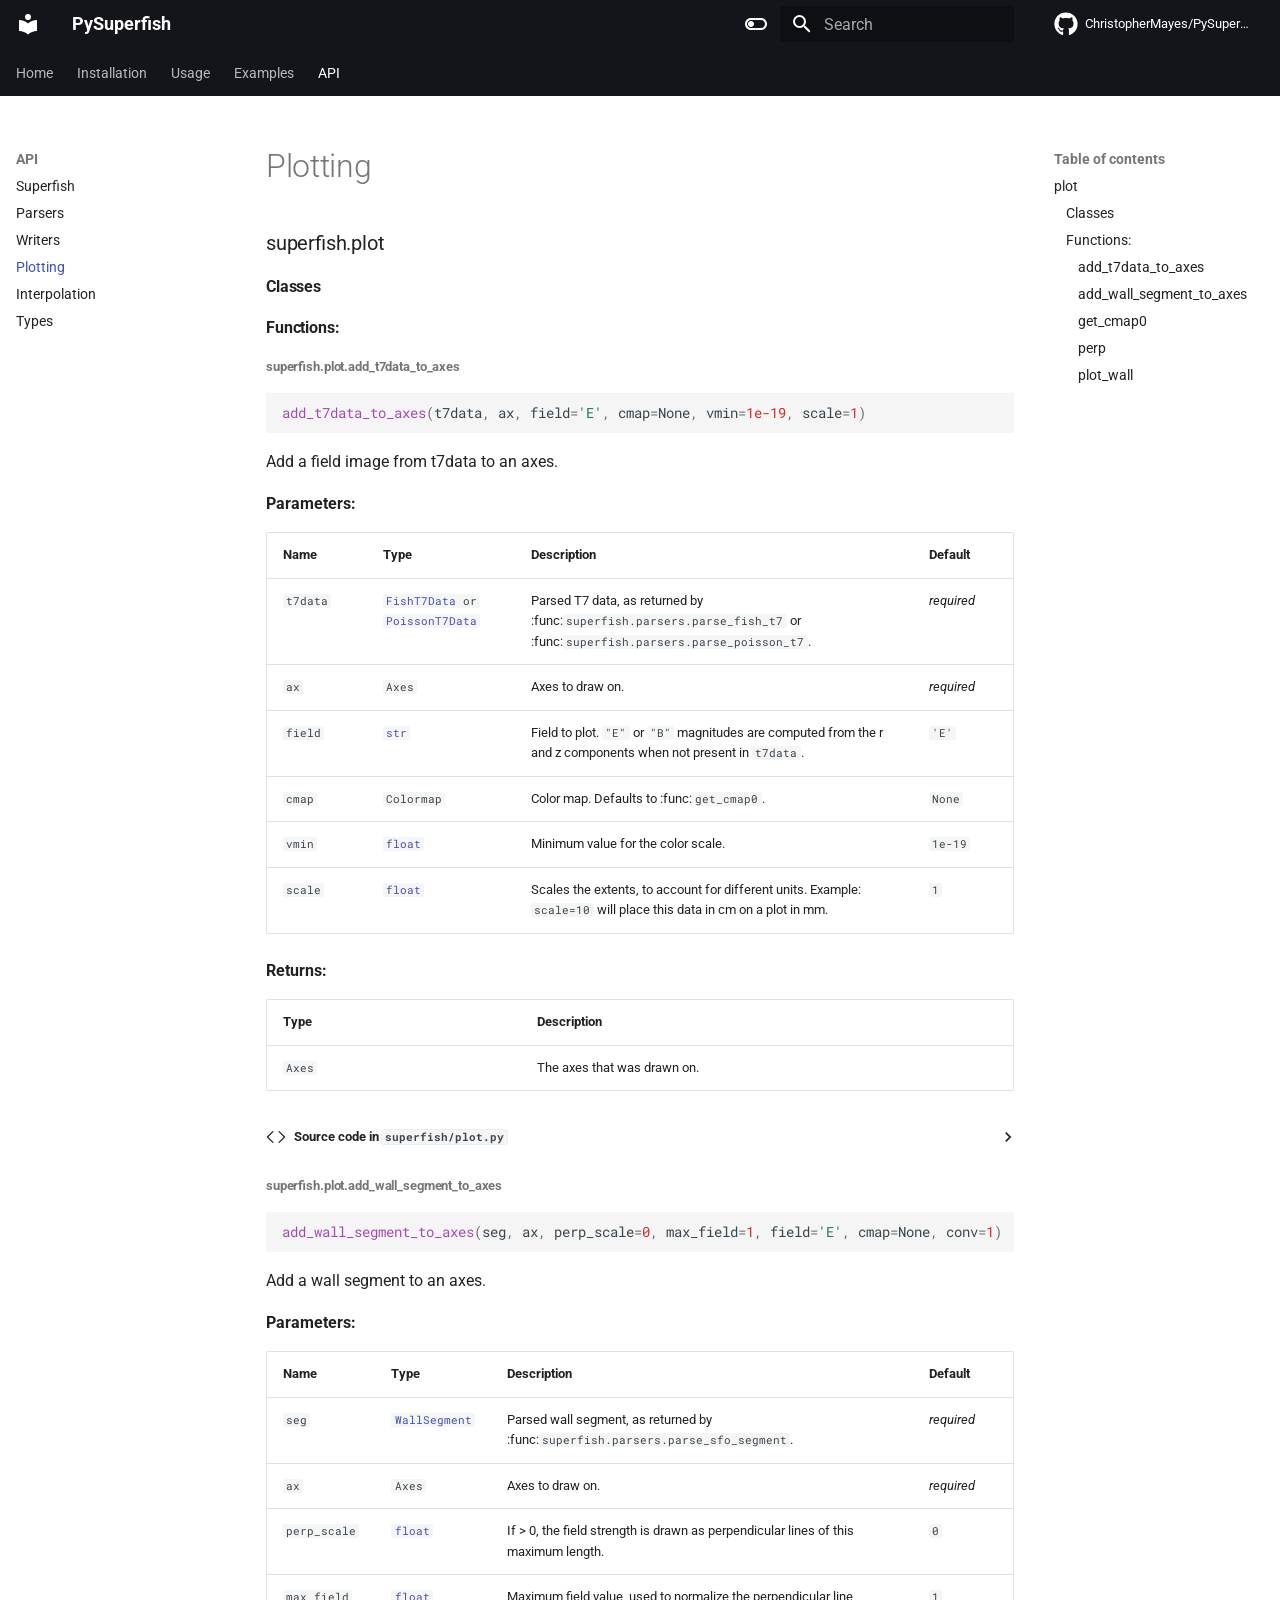
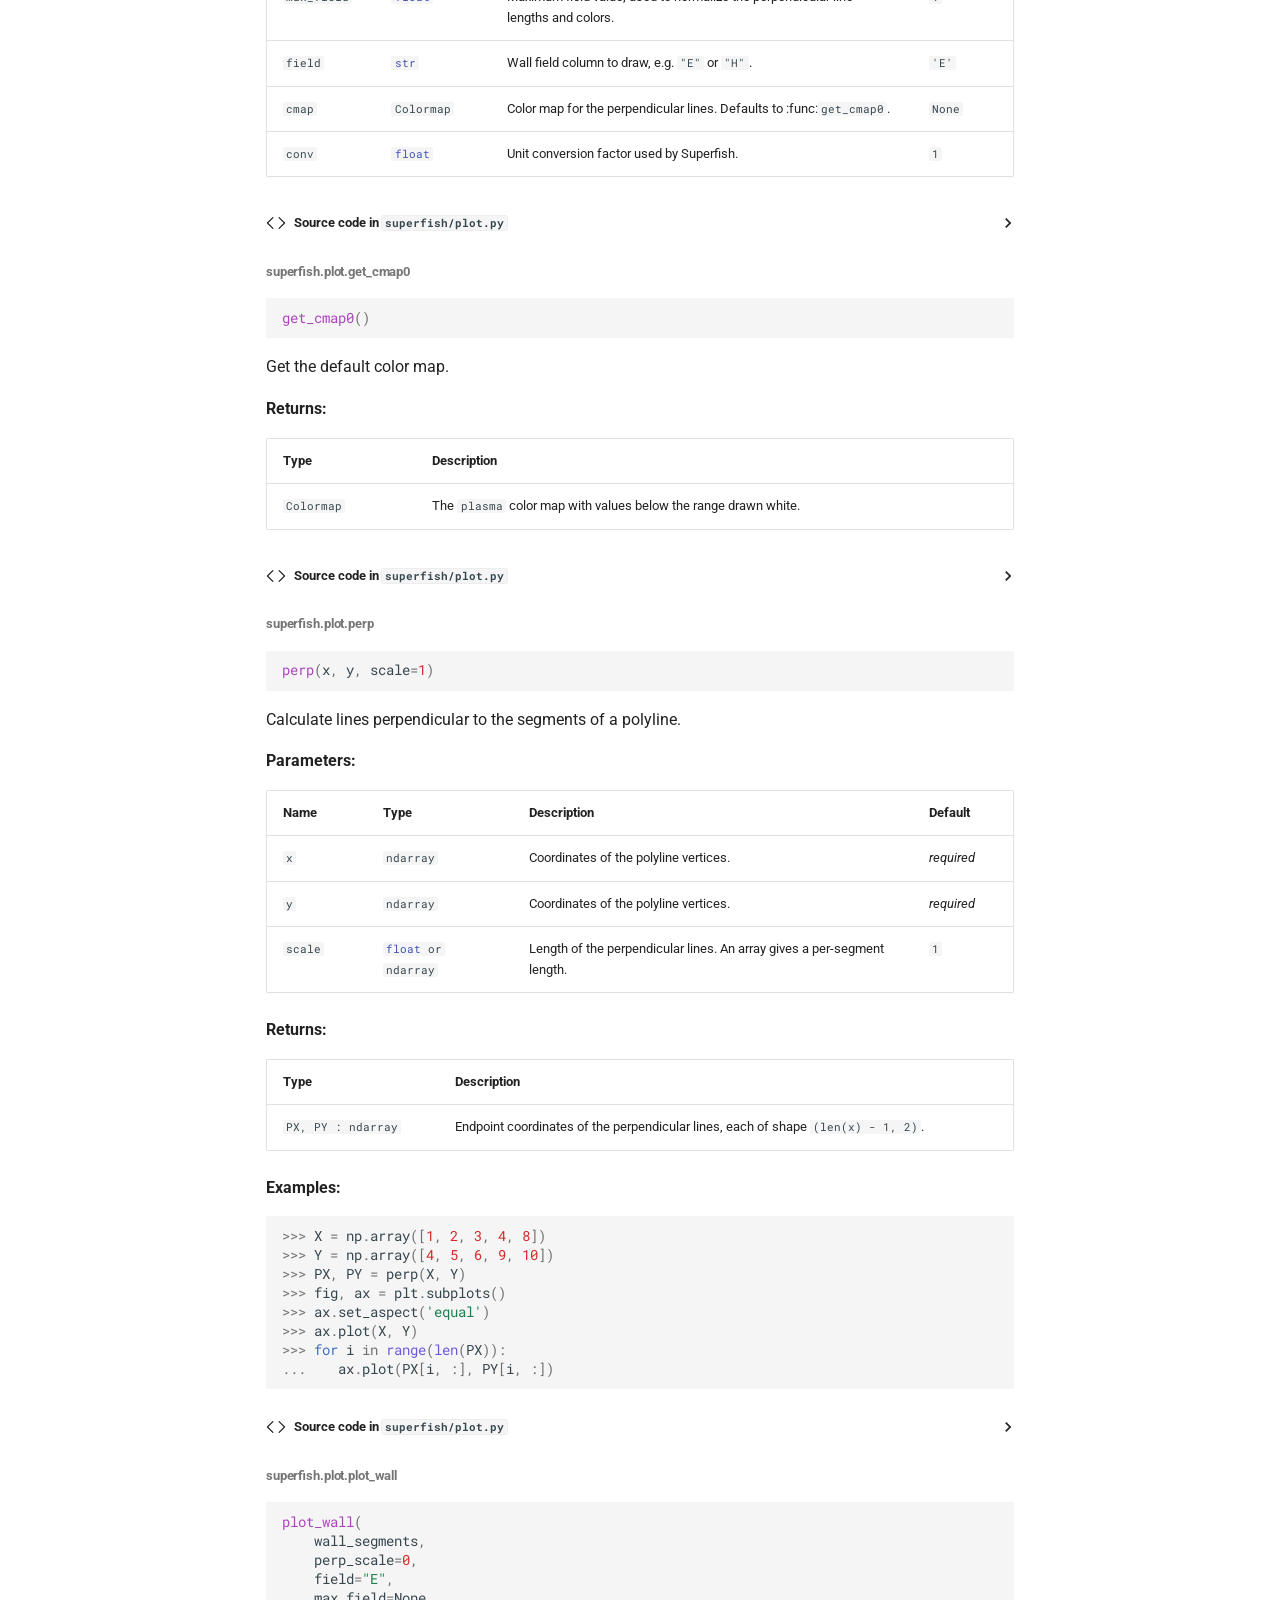
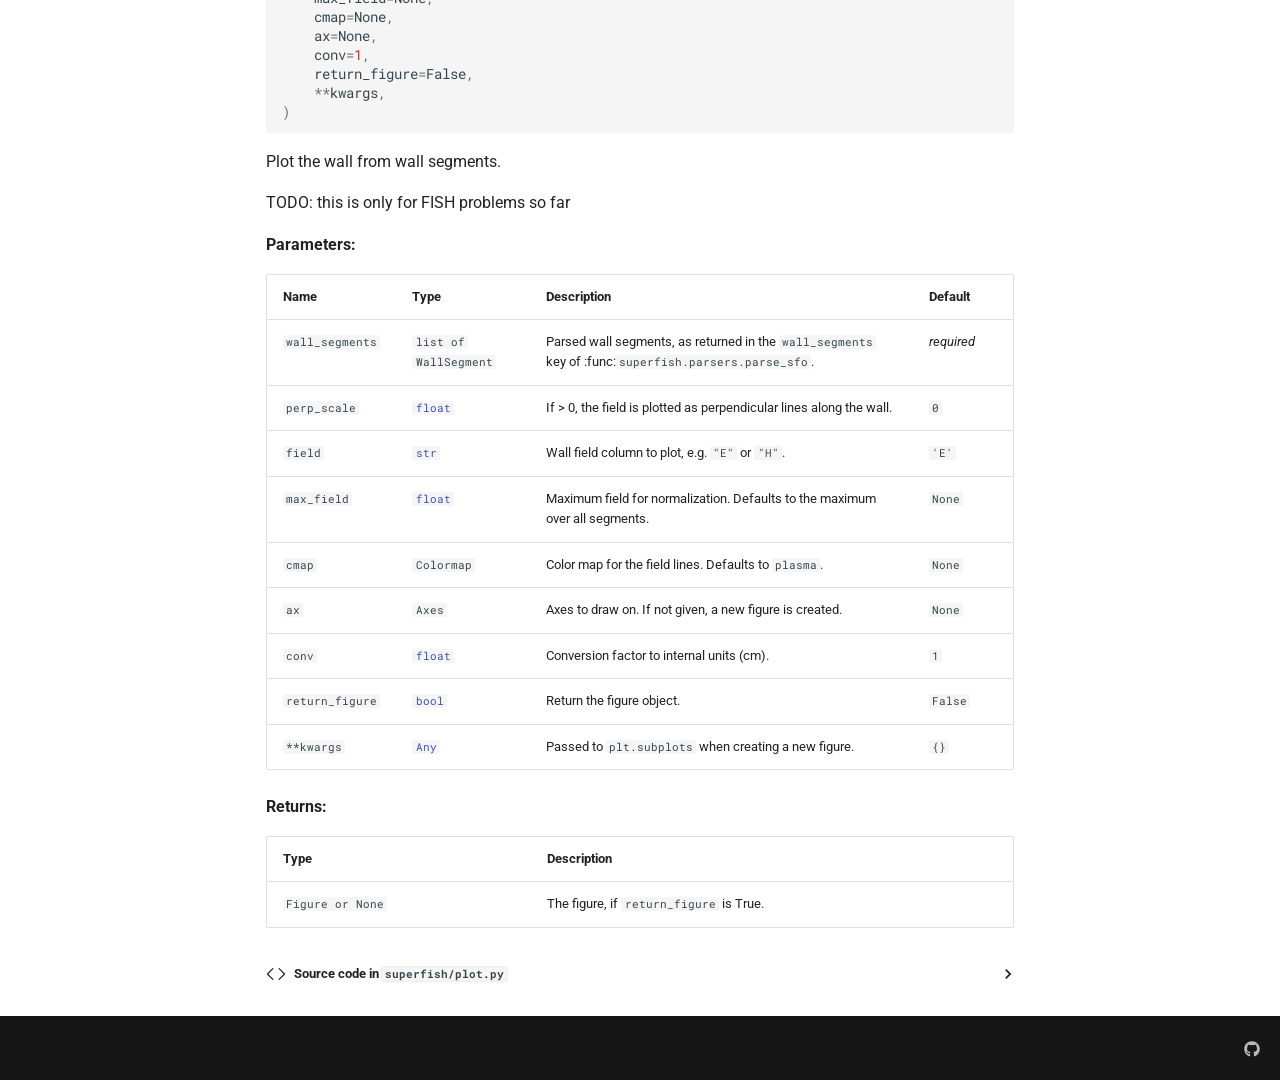
<file: api/plot/index.html>
<!doctype html>
<html lang="en" class="no-js">
  <head>
    
      <meta charset="utf-8">
      <meta name="viewport" content="width=device-width,initial-scale=1">
      
      
      
      
        <link rel="prev" href="../writers/">
      
      
        <link rel="next" href="../interpolate/">
      
      
        
      
      
      <link rel="icon" href="../../assets/images/favicon.png">
      <meta name="generator" content="mkdocs-1.6.1, mkdocs-material-9.7.7">
    
    
      
        <title>Plotting - PySuperfish</title>
      
    
    
      <link rel="stylesheet" href="../../assets/stylesheets/main.ec1eaa64.min.css">
      
        
        <link rel="stylesheet" href="../../assets/stylesheets/palette.ab4e12ef.min.css">
      
      


    
    
      
    
    
      
        
        
        <link rel="preconnect" href="https://fonts.gstatic.com" crossorigin>
        <link rel="stylesheet" href="https://fonts.googleapis.com/css?family=Roboto:300,300i,400,400i,700,700i%7CRoboto+Mono:400,400i,700,700i&display=fallback">
        <style>:root{--md-text-font:"Roboto";--md-code-font:"Roboto Mono"}</style>
      
    
    
      <link rel="stylesheet" href="../../assets/_mkdocstrings.css">
    
      <link rel="stylesheet" href="../../stylesheets/extra.css">
    
    <script>__md_scope=new URL("../..",location),__md_hash=e=>[...e].reduce(((e,_)=>(e<<5)-e+_.charCodeAt(0)),0),__md_get=(e,_=localStorage,t=__md_scope)=>JSON.parse(_.getItem(t.pathname+"."+e)),__md_set=(e,_,t=localStorage,a=__md_scope)=>{try{t.setItem(a.pathname+"."+e,JSON.stringify(_))}catch(e){}}</script>
    
      

    
    
  </head>
  
  
    
    
      
    
    
    
    
    <body dir="ltr" data-md-color-scheme="default" data-md-color-primary="black" data-md-color-accent="indigo">
  
    
    <input class="md-toggle" data-md-toggle="drawer" type="checkbox" id="__drawer" autocomplete="off">
    <input class="md-toggle" data-md-toggle="search" type="checkbox" id="__search" autocomplete="off">
    <label class="md-overlay" for="__drawer"></label>
    <div data-md-component="skip">
      
        
        <a href="#plotting" class="md-skip">
          Skip to content
        </a>
      
    </div>
    <div data-md-component="announce">
      
    </div>
    
    
      

<header class="md-header" data-md-component="header">
  <nav class="md-header__inner md-grid" aria-label="Header">
    <a href="../.." title="PySuperfish" class="md-header__button md-logo" aria-label="PySuperfish" data-md-component="logo">
      
  
  <svg xmlns="http://www.w3.org/2000/svg" viewBox="0 0 24 24"><path d="M12 8a3 3 0 0 0 3-3 3 3 0 0 0-3-3 3 3 0 0 0-3 3 3 3 0 0 0 3 3m0 3.54C9.64 9.35 6.5 8 3 8v11c3.5 0 6.64 1.35 9 3.54 2.36-2.19 5.5-3.54 9-3.54V8c-3.5 0-6.64 1.35-9 3.54"/></svg>

    </a>
    <label class="md-header__button md-icon" for="__drawer">
      
      <svg xmlns="http://www.w3.org/2000/svg" viewBox="0 0 24 24"><path d="M3 6h18v2H3zm0 5h18v2H3zm0 5h18v2H3z"/></svg>
    </label>
    <div class="md-header__title" data-md-component="header-title">
      <div class="md-header__ellipsis">
        <div class="md-header__topic">
          <span class="md-ellipsis">
            PySuperfish
          </span>
        </div>
        <div class="md-header__topic" data-md-component="header-topic">
          <span class="md-ellipsis">
            
              Plotting
            
          </span>
        </div>
      </div>
    </div>
    
      
        <form class="md-header__option" data-md-component="palette">
  
    
    
    
    <input class="md-option" data-md-color-media="(prefers-color-scheme: light)" data-md-color-scheme="default" data-md-color-primary="black" data-md-color-accent="indigo"  aria-label="Switch to dark mode"  type="radio" name="__palette" id="__palette_0">
    
      <label class="md-header__button md-icon" title="Switch to dark mode" for="__palette_1" hidden>
        <svg xmlns="http://www.w3.org/2000/svg" viewBox="0 0 24 24"><path d="M17 6H7c-3.31 0-6 2.69-6 6s2.69 6 6 6h10c3.31 0 6-2.69 6-6s-2.69-6-6-6m0 10H7c-2.21 0-4-1.79-4-4s1.79-4 4-4h10c2.21 0 4 1.79 4 4s-1.79 4-4 4M7 9c-1.66 0-3 1.34-3 3s1.34 3 3 3 3-1.34 3-3-1.34-3-3-3"/></svg>
      </label>
    
  
    
    
    
    <input class="md-option" data-md-color-media="(prefers-color-scheme: dark)" data-md-color-scheme="slate" data-md-color-primary="black" data-md-color-accent="indigo"  aria-label="Switch to light mode"  type="radio" name="__palette" id="__palette_1">
    
      <label class="md-header__button md-icon" title="Switch to light mode" for="__palette_0" hidden>
        <svg xmlns="http://www.w3.org/2000/svg" viewBox="0 0 24 24"><path d="M17 7H7a5 5 0 0 0-5 5 5 5 0 0 0 5 5h10a5 5 0 0 0 5-5 5 5 0 0 0-5-5m0 8a3 3 0 0 1-3-3 3 3 0 0 1 3-3 3 3 0 0 1 3 3 3 3 0 0 1-3 3"/></svg>
      </label>
    
  
</form>
      
    
    
      <script>var palette=__md_get("__palette");if(palette&&palette.color){if("(prefers-color-scheme)"===palette.color.media){var media=matchMedia("(prefers-color-scheme: light)"),input=document.querySelector(media.matches?"[data-md-color-media='(prefers-color-scheme: light)']":"[data-md-color-media='(prefers-color-scheme: dark)']");palette.color.media=input.getAttribute("data-md-color-media"),palette.color.scheme=input.getAttribute("data-md-color-scheme"),palette.color.primary=input.getAttribute("data-md-color-primary"),palette.color.accent=input.getAttribute("data-md-color-accent")}for(var[key,value]of Object.entries(palette.color))document.body.setAttribute("data-md-color-"+key,value)}</script>
    
    
    
      
      
        <label class="md-header__button md-icon" for="__search">
          
          <svg xmlns="http://www.w3.org/2000/svg" viewBox="0 0 24 24"><path d="M9.5 3A6.5 6.5 0 0 1 16 9.5c0 1.61-.59 3.09-1.56 4.23l.27.27h.79l5 5-1.5 1.5-5-5v-.79l-.27-.27A6.52 6.52 0 0 1 9.5 16 6.5 6.5 0 0 1 3 9.5 6.5 6.5 0 0 1 9.5 3m0 2C7 5 5 7 5 9.5S7 14 9.5 14 14 12 14 9.5 12 5 9.5 5"/></svg>
        </label>
        <div class="md-search" data-md-component="search" role="dialog">
  <label class="md-search__overlay" for="__search"></label>
  <div class="md-search__inner" role="search">
    <form class="md-search__form" name="search">
      <input type="text" class="md-search__input" name="query" aria-label="Search" placeholder="Search" autocapitalize="off" autocorrect="off" autocomplete="off" spellcheck="false" data-md-component="search-query" required>
      <label class="md-search__icon md-icon" for="__search">
        
        <svg xmlns="http://www.w3.org/2000/svg" viewBox="0 0 24 24"><path d="M9.5 3A6.5 6.5 0 0 1 16 9.5c0 1.61-.59 3.09-1.56 4.23l.27.27h.79l5 5-1.5 1.5-5-5v-.79l-.27-.27A6.52 6.52 0 0 1 9.5 16 6.5 6.5 0 0 1 3 9.5 6.5 6.5 0 0 1 9.5 3m0 2C7 5 5 7 5 9.5S7 14 9.5 14 14 12 14 9.5 12 5 9.5 5"/></svg>
        
        <svg xmlns="http://www.w3.org/2000/svg" viewBox="0 0 24 24"><path d="M20 11v2H8l5.5 5.5-1.42 1.42L4.16 12l7.92-7.92L13.5 5.5 8 11z"/></svg>
      </label>
      <nav class="md-search__options" aria-label="Search">
        
        <button type="reset" class="md-search__icon md-icon" title="Clear" aria-label="Clear" tabindex="-1">
          
          <svg xmlns="http://www.w3.org/2000/svg" viewBox="0 0 24 24"><path d="M19 6.41 17.59 5 12 10.59 6.41 5 5 6.41 10.59 12 5 17.59 6.41 19 12 13.41 17.59 19 19 17.59 13.41 12z"/></svg>
        </button>
      </nav>
      
    </form>
    <div class="md-search__output">
      <div class="md-search__scrollwrap" tabindex="0" data-md-scrollfix>
        <div class="md-search-result" data-md-component="search-result">
          <div class="md-search-result__meta">
            Initializing search
          </div>
          <ol class="md-search-result__list" role="presentation"></ol>
        </div>
      </div>
    </div>
  </div>
</div>
      
    
    
      <div class="md-header__source">
        <a href="https://github.com/ChristopherMayes/PySuperfish" title="Go to repository" class="md-source" data-md-component="source">
  <div class="md-source__icon md-icon">
    
    <svg xmlns="http://www.w3.org/2000/svg" viewBox="0 0 512 512"><!--! Font Awesome Free 7.1.0 by @fontawesome - https://fontawesome.com License - https://fontawesome.com/license/free (Icons: CC BY 4.0, Fonts: SIL OFL 1.1, Code: MIT License) Copyright 2025 Fonticons, Inc.--><path d="M173.9 397.4c0 2-2.3 3.6-5.2 3.6-3.3.3-5.6-1.3-5.6-3.6 0-2 2.3-3.6 5.2-3.6 3-.3 5.6 1.3 5.6 3.6m-31.1-4.5c-.7 2 1.3 4.3 4.3 4.9 2.6 1 5.6 0 6.2-2s-1.3-4.3-4.3-5.2c-2.6-.7-5.5.3-6.2 2.3m44.2-1.7c-2.9.7-4.9 2.6-4.6 4.9.3 2 2.9 3.3 5.9 2.6 2.9-.7 4.9-2.6 4.6-4.6-.3-1.9-3-3.2-5.9-2.9M252.8 8C114.1 8 8 113.3 8 252c0 110.9 69.8 205.8 169.5 239.2 12.8 2.3 17.3-5.6 17.3-12.1 0-6.2-.3-40.4-.3-61.4 0 0-70 15-84.7-29.8 0 0-11.4-29.1-27.8-36.6 0 0-22.9-15.7 1.6-15.4 0 0 24.9 2 38.6 25.8 21.9 38.6 58.6 27.5 72.9 20.9 2.3-16 8.8-27.1 16-33.7-55.9-6.2-112.3-14.3-112.3-110.5 0-27.5 7.6-41.3 23.6-58.9-2.6-6.5-11.1-33.3 2.6-67.9 20.9-6.5 69 27 69 27 20-5.6 41.5-8.5 62.8-8.5s42.8 2.9 62.8 8.5c0 0 48.1-33.6 69-27 13.7 34.7 5.2 61.4 2.6 67.9 16 17.7 25.8 31.5 25.8 58.9 0 96.5-58.9 104.2-114.8 110.5 9.2 7.9 17 22.9 17 46.4 0 33.7-.3 75.4-.3 83.6 0 6.5 4.6 14.4 17.3 12.1C436.2 457.8 504 362.9 504 252 504 113.3 391.5 8 252.8 8M105.2 352.9c-1.3 1-1 3.3.7 5.2 1.6 1.6 3.9 2.3 5.2 1 1.3-1 1-3.3-.7-5.2-1.6-1.6-3.9-2.3-5.2-1m-10.8-8.1c-.7 1.3.3 2.9 2.3 3.9 1.6 1 3.6.7 4.3-.7.7-1.3-.3-2.9-2.3-3.9-2-.6-3.6-.3-4.3.7m32.4 35.6c-1.6 1.3-1 4.3 1.3 6.2 2.3 2.3 5.2 2.6 6.5 1 1.3-1.3.7-4.3-1.3-6.2-2.2-2.3-5.2-2.6-6.5-1m-11.4-14.7c-1.6 1-1.6 3.6 0 5.9s4.3 3.3 5.6 2.3c1.6-1.3 1.6-3.9 0-6.2-1.4-2.3-4-3.3-5.6-2"/></svg>
  </div>
  <div class="md-source__repository">
    ChristopherMayes/PySuperfish
  </div>
</a>
      </div>
    
  </nav>
  
</header>
    
    <div class="md-container" data-md-component="container">
      
      
        
          
            
<nav class="md-tabs" aria-label="Tabs" data-md-component="tabs">
  <div class="md-grid">
    <ul class="md-tabs__list">
      
        
  
  
  
  
    <li class="md-tabs__item">
      <a href="../.." class="md-tabs__link">
        
  
  
    
  
  Home

      </a>
    </li>
  

      
        
  
  
  
  
    <li class="md-tabs__item">
      <a href="../../installation/" class="md-tabs__link">
        
  
  
    
  
  Installation

      </a>
    </li>
  

      
        
  
  
  
  
    <li class="md-tabs__item">
      <a href="../../usage/" class="md-tabs__link">
        
  
  
    
  
  Usage

      </a>
    </li>
  

      
        
  
  
  
  
    
    
      <li class="md-tabs__item">
        <a href="../../examples/superfish_basic_example/" class="md-tabs__link">
          
  
  
    
  
  Examples

        </a>
      </li>
    
  

      
        
  
  
  
    
  
  
    
    
      <li class="md-tabs__item md-tabs__item--active">
        <a href="../superfish/" class="md-tabs__link">
          
  
  
    
  
  API

        </a>
      </li>
    
  

      
    </ul>
  </div>
</nav>
          
        
      
      <main class="md-main" data-md-component="main">
        <div class="md-main__inner md-grid">
          
            
              
              <div class="md-sidebar md-sidebar--primary" data-md-component="sidebar" data-md-type="navigation" >
                <div class="md-sidebar__scrollwrap">
                  <div class="md-sidebar__inner">
                    


  


<nav class="md-nav md-nav--primary md-nav--lifted" aria-label="Navigation" data-md-level="0">
  <label class="md-nav__title" for="__drawer">
    <a href="../.." title="PySuperfish" class="md-nav__button md-logo" aria-label="PySuperfish" data-md-component="logo">
      
  
  <svg xmlns="http://www.w3.org/2000/svg" viewBox="0 0 24 24"><path d="M12 8a3 3 0 0 0 3-3 3 3 0 0 0-3-3 3 3 0 0 0-3 3 3 3 0 0 0 3 3m0 3.54C9.64 9.35 6.5 8 3 8v11c3.5 0 6.64 1.35 9 3.54 2.36-2.19 5.5-3.54 9-3.54V8c-3.5 0-6.64 1.35-9 3.54"/></svg>

    </a>
    PySuperfish
  </label>
  
    <div class="md-nav__source">
      <a href="https://github.com/ChristopherMayes/PySuperfish" title="Go to repository" class="md-source" data-md-component="source">
  <div class="md-source__icon md-icon">
    
    <svg xmlns="http://www.w3.org/2000/svg" viewBox="0 0 512 512"><!--! Font Awesome Free 7.1.0 by @fontawesome - https://fontawesome.com License - https://fontawesome.com/license/free (Icons: CC BY 4.0, Fonts: SIL OFL 1.1, Code: MIT License) Copyright 2025 Fonticons, Inc.--><path d="M173.9 397.4c0 2-2.3 3.6-5.2 3.6-3.3.3-5.6-1.3-5.6-3.6 0-2 2.3-3.6 5.2-3.6 3-.3 5.6 1.3 5.6 3.6m-31.1-4.5c-.7 2 1.3 4.3 4.3 4.9 2.6 1 5.6 0 6.2-2s-1.3-4.3-4.3-5.2c-2.6-.7-5.5.3-6.2 2.3m44.2-1.7c-2.9.7-4.9 2.6-4.6 4.9.3 2 2.9 3.3 5.9 2.6 2.9-.7 4.9-2.6 4.6-4.6-.3-1.9-3-3.2-5.9-2.9M252.8 8C114.1 8 8 113.3 8 252c0 110.9 69.8 205.8 169.5 239.2 12.8 2.3 17.3-5.6 17.3-12.1 0-6.2-.3-40.4-.3-61.4 0 0-70 15-84.7-29.8 0 0-11.4-29.1-27.8-36.6 0 0-22.9-15.7 1.6-15.4 0 0 24.9 2 38.6 25.8 21.9 38.6 58.6 27.5 72.9 20.9 2.3-16 8.8-27.1 16-33.7-55.9-6.2-112.3-14.3-112.3-110.5 0-27.5 7.6-41.3 23.6-58.9-2.6-6.5-11.1-33.3 2.6-67.9 20.9-6.5 69 27 69 27 20-5.6 41.5-8.5 62.8-8.5s42.8 2.9 62.8 8.5c0 0 48.1-33.6 69-27 13.7 34.7 5.2 61.4 2.6 67.9 16 17.7 25.8 31.5 25.8 58.9 0 96.5-58.9 104.2-114.8 110.5 9.2 7.9 17 22.9 17 46.4 0 33.7-.3 75.4-.3 83.6 0 6.5 4.6 14.4 17.3 12.1C436.2 457.8 504 362.9 504 252 504 113.3 391.5 8 252.8 8M105.2 352.9c-1.3 1-1 3.3.7 5.2 1.6 1.6 3.9 2.3 5.2 1 1.3-1 1-3.3-.7-5.2-1.6-1.6-3.9-2.3-5.2-1m-10.8-8.1c-.7 1.3.3 2.9 2.3 3.9 1.6 1 3.6.7 4.3-.7.7-1.3-.3-2.9-2.3-3.9-2-.6-3.6-.3-4.3.7m32.4 35.6c-1.6 1.3-1 4.3 1.3 6.2 2.3 2.3 5.2 2.6 6.5 1 1.3-1.3.7-4.3-1.3-6.2-2.2-2.3-5.2-2.6-6.5-1m-11.4-14.7c-1.6 1-1.6 3.6 0 5.9s4.3 3.3 5.6 2.3c1.6-1.3 1.6-3.9 0-6.2-1.4-2.3-4-3.3-5.6-2"/></svg>
  </div>
  <div class="md-source__repository">
    ChristopherMayes/PySuperfish
  </div>
</a>
    </div>
  
  <ul class="md-nav__list" data-md-scrollfix>
    
      
      
  
  
  
  
    <li class="md-nav__item">
      <a href="../.." class="md-nav__link">
        
  
  
  <span class="md-ellipsis">
    
  
    Home
  

    
  </span>
  
  

      </a>
    </li>
  

    
      
      
  
  
  
  
    <li class="md-nav__item">
      <a href="../../installation/" class="md-nav__link">
        
  
  
  <span class="md-ellipsis">
    
  
    Installation
  

    
  </span>
  
  

      </a>
    </li>
  

    
      
      
  
  
  
  
    <li class="md-nav__item">
      <a href="../../usage/" class="md-nav__link">
        
  
  
  <span class="md-ellipsis">
    
  
    Usage
  

    
  </span>
  
  

      </a>
    </li>
  

    
      
      
  
  
  
  
    
    
      
        
      
        
      
    
    
    
      
      
    
    
    <li class="md-nav__item md-nav__item--nested">
      
        
        
        <input class="md-nav__toggle md-toggle " type="checkbox" id="__nav_4" >
        
          
          <label class="md-nav__link" for="__nav_4" id="__nav_4_label" tabindex="0">
            
  
  
  <span class="md-ellipsis">
    
  
    Examples
  

    
  </span>
  
  

            <span class="md-nav__icon md-icon"></span>
          </label>
        
        <nav class="md-nav" data-md-level="1" aria-labelledby="__nav_4_label" aria-expanded="false">
          <label class="md-nav__title" for="__nav_4">
            <span class="md-nav__icon md-icon"></span>
            
  
    Examples
  

          </label>
          <ul class="md-nav__list" data-md-scrollfix>
            
              
                
  
  
  
  
    <li class="md-nav__item">
      <a href="../../examples/superfish_basic_example/" class="md-nav__link">
        
  
  
  <span class="md-ellipsis">
    
  
    pySuperfish Fish Example
  

    
  </span>
  
  

      </a>
    </li>
  

              
            
              
                
  
  
  
  
    <li class="md-nav__item">
      <a href="../../examples/poisson_example/" class="md-nav__link">
        
  
  
  <span class="md-ellipsis">
    
  
    pySuperfish Poisson example
  

    
  </span>
  
  

      </a>
    </li>
  

              
            
          </ul>
        </nav>
      
    </li>
  

    
      
      
  
  
    
  
  
  
    
    
      
        
      
        
      
        
      
        
      
        
      
        
      
    
    
    
      
        
        
      
      
    
    
    <li class="md-nav__item md-nav__item--active md-nav__item--section md-nav__item--nested">
      
        
        
        <input class="md-nav__toggle md-toggle " type="checkbox" id="__nav_5" checked>
        
          
          <label class="md-nav__link" for="__nav_5" id="__nav_5_label" tabindex="">
            
  
  
  <span class="md-ellipsis">
    
  
    API
  

    
  </span>
  
  

            <span class="md-nav__icon md-icon"></span>
          </label>
        
        <nav class="md-nav" data-md-level="1" aria-labelledby="__nav_5_label" aria-expanded="true">
          <label class="md-nav__title" for="__nav_5">
            <span class="md-nav__icon md-icon"></span>
            
  
    API
  

          </label>
          <ul class="md-nav__list" data-md-scrollfix>
            
              
                
  
  
  
  
    <li class="md-nav__item">
      <a href="../superfish/" class="md-nav__link">
        
  
  
  <span class="md-ellipsis">
    
  
    Superfish
  

    
  </span>
  
  

      </a>
    </li>
  

              
            
              
                
  
  
  
  
    <li class="md-nav__item">
      <a href="../parsers/" class="md-nav__link">
        
  
  
  <span class="md-ellipsis">
    
  
    Parsers
  

    
  </span>
  
  

      </a>
    </li>
  

              
            
              
                
  
  
  
  
    <li class="md-nav__item">
      <a href="../writers/" class="md-nav__link">
        
  
  
  <span class="md-ellipsis">
    
  
    Writers
  

    
  </span>
  
  

      </a>
    </li>
  

              
            
              
                
  
  
    
  
  
  
    <li class="md-nav__item md-nav__item--active">
      
      <input class="md-nav__toggle md-toggle" type="checkbox" id="__toc">
      
      
        
      
      
        <label class="md-nav__link md-nav__link--active" for="__toc">
          
  
  
  <span class="md-ellipsis">
    
  
    Plotting
  

    
  </span>
  
  

          <span class="md-nav__icon md-icon"></span>
        </label>
      
      <a href="./" class="md-nav__link md-nav__link--active">
        
  
  
  <span class="md-ellipsis">
    
  
    Plotting
  

    
  </span>
  
  

      </a>
      
        

<nav class="md-nav md-nav--secondary" aria-label="Table of contents">
  
  
  
    
  
  
    <label class="md-nav__title" for="__toc">
      <span class="md-nav__icon md-icon"></span>
      Table of contents
    </label>
    <ul class="md-nav__list" data-md-component="toc" data-md-scrollfix>
      
        <li class="md-nav__item">
  <a href="#superfish.plot" class="md-nav__link">
    <span class="md-ellipsis">
      
        plot
      
    </span>
  </a>
  
    <nav class="md-nav" aria-label="plot">
      <ul class="md-nav__list">
        
          <li class="md-nav__item">
  <a href="#superfish.plot-classes" class="md-nav__link">
    <span class="md-ellipsis">
      
        Classes
      
    </span>
  </a>
  
</li>
        
          <li class="md-nav__item">
  <a href="#superfish.plot-functions" class="md-nav__link">
    <span class="md-ellipsis">
      
        Functions:
      
    </span>
  </a>
  
    <nav class="md-nav" aria-label="Functions:">
      <ul class="md-nav__list">
        
          <li class="md-nav__item">
  <a href="#superfish.plot.add_t7data_to_axes" class="md-nav__link">
    <span class="md-ellipsis">
      
        add_t7data_to_axes
      
    </span>
  </a>
  
</li>
        
          <li class="md-nav__item">
  <a href="#superfish.plot.add_wall_segment_to_axes" class="md-nav__link">
    <span class="md-ellipsis">
      
        add_wall_segment_to_axes
      
    </span>
  </a>
  
</li>
        
          <li class="md-nav__item">
  <a href="#superfish.plot.get_cmap0" class="md-nav__link">
    <span class="md-ellipsis">
      
        get_cmap0
      
    </span>
  </a>
  
</li>
        
          <li class="md-nav__item">
  <a href="#superfish.plot.perp" class="md-nav__link">
    <span class="md-ellipsis">
      
        perp
      
    </span>
  </a>
  
</li>
        
          <li class="md-nav__item">
  <a href="#superfish.plot.plot_wall" class="md-nav__link">
    <span class="md-ellipsis">
      
        plot_wall
      
    </span>
  </a>
  
</li>
        
      </ul>
    </nav>
  
</li>
        
      </ul>
    </nav>
  
</li>
      
    </ul>
  
</nav>
      
    </li>
  

              
            
              
                
  
  
  
  
    <li class="md-nav__item">
      <a href="../interpolate/" class="md-nav__link">
        
  
  
  <span class="md-ellipsis">
    
  
    Interpolation
  

    
  </span>
  
  

      </a>
    </li>
  

              
            
              
                
  
  
  
  
    <li class="md-nav__item">
      <a href="../types/" class="md-nav__link">
        
  
  
  <span class="md-ellipsis">
    
  
    Types
  

    
  </span>
  
  

      </a>
    </li>
  

              
            
          </ul>
        </nav>
      
    </li>
  

    
  </ul>
</nav>
                  </div>
                </div>
              </div>
            
            
              
              <div class="md-sidebar md-sidebar--secondary" data-md-component="sidebar" data-md-type="toc" >
                <div class="md-sidebar__scrollwrap">
                  <div class="md-sidebar__inner">
                    

<nav class="md-nav md-nav--secondary" aria-label="Table of contents">
  
  
  
    
  
  
    <label class="md-nav__title" for="__toc">
      <span class="md-nav__icon md-icon"></span>
      Table of contents
    </label>
    <ul class="md-nav__list" data-md-component="toc" data-md-scrollfix>
      
        <li class="md-nav__item">
  <a href="#superfish.plot" class="md-nav__link">
    <span class="md-ellipsis">
      
        plot
      
    </span>
  </a>
  
    <nav class="md-nav" aria-label="plot">
      <ul class="md-nav__list">
        
          <li class="md-nav__item">
  <a href="#superfish.plot-classes" class="md-nav__link">
    <span class="md-ellipsis">
      
        Classes
      
    </span>
  </a>
  
</li>
        
          <li class="md-nav__item">
  <a href="#superfish.plot-functions" class="md-nav__link">
    <span class="md-ellipsis">
      
        Functions:
      
    </span>
  </a>
  
    <nav class="md-nav" aria-label="Functions:">
      <ul class="md-nav__list">
        
          <li class="md-nav__item">
  <a href="#superfish.plot.add_t7data_to_axes" class="md-nav__link">
    <span class="md-ellipsis">
      
        add_t7data_to_axes
      
    </span>
  </a>
  
</li>
        
          <li class="md-nav__item">
  <a href="#superfish.plot.add_wall_segment_to_axes" class="md-nav__link">
    <span class="md-ellipsis">
      
        add_wall_segment_to_axes
      
    </span>
  </a>
  
</li>
        
          <li class="md-nav__item">
  <a href="#superfish.plot.get_cmap0" class="md-nav__link">
    <span class="md-ellipsis">
      
        get_cmap0
      
    </span>
  </a>
  
</li>
        
          <li class="md-nav__item">
  <a href="#superfish.plot.perp" class="md-nav__link">
    <span class="md-ellipsis">
      
        perp
      
    </span>
  </a>
  
</li>
        
          <li class="md-nav__item">
  <a href="#superfish.plot.plot_wall" class="md-nav__link">
    <span class="md-ellipsis">
      
        plot_wall
      
    </span>
  </a>
  
</li>
        
      </ul>
    </nav>
  
</li>
        
      </ul>
    </nav>
  
</li>
      
    </ul>
  
</nav>
                  </div>
                </div>
              </div>
            
          
          
            <div class="md-content" data-md-component="content">
              
              <article class="md-content__inner md-typeset">
                
                  


  
  


<h1 id="plotting">Plotting</h1>


<div class="doc doc-object doc-module">



<h3 id="superfish.plot" class="doc doc-heading">
            <span class="doc doc-object-name doc-module-name">superfish.plot</span>


</h3>

    <div class="doc doc-contents first">










<div class="doc doc-children">







<h4 id="superfish.plot-classes">Classes</h4>
<h4 id="superfish.plot-functions">Functions:</h4>

<div class="doc doc-object doc-function">


<h5 id="superfish.plot.add_t7data_to_axes" class="doc doc-heading">
            <span class="doc doc-object-name doc-function-name">superfish.plot.add_t7data_to_axes</span>


</h5>
<div class="doc-signature highlight"><pre><span></span><code><span class="nf">add_t7data_to_axes</span><span class="p">(</span><span class="n">t7data</span><span class="p">,</span> <span class="n">ax</span><span class="p">,</span> <span class="n">field</span><span class="o">=</span><span class="s1">&#39;E&#39;</span><span class="p">,</span> <span class="n">cmap</span><span class="o">=</span><span class="kc">None</span><span class="p">,</span> <span class="n">vmin</span><span class="o">=</span><span class="mf">1e-19</span><span class="p">,</span> <span class="n">scale</span><span class="o">=</span><span class="mi">1</span><span class="p">)</span>
</code></pre></div>

    <div class="doc doc-contents ">

        <p>Add a field image from t7data to an axes.</p>


<p><span class="doc-section-title">Parameters:</span></p>
    <table>
      <thead>
        <tr>
          <th>Name</th>
          <th>Type</th>
          <th>Description</th>
          <th>Default</th>
        </tr>
      </thead>
      <tbody>
          <tr class="doc-section-item">
            <td>
                <code>t7data</code>
            </td>
            <td>
                  <code><a class="autorefs autorefs-internal" title="superfish.types.FishT7Data" href="../types/#superfish.types.FishT7Data">FishT7Data</a> or <a class="autorefs autorefs-internal" title="superfish.types.PoissonT7Data" href="../types/#superfish.types.PoissonT7Data">PoissonT7Data</a></code>
            </td>
            <td>
              <div class="doc-md-description">
                <p>Parsed T7 data, as returned by
:func:<code>superfish.parsers.parse_fish_t7</code> or
:func:<code>superfish.parsers.parse_poisson_t7</code>.</p>
              </div>
            </td>
            <td>
                <em>required</em>
            </td>
          </tr>
          <tr class="doc-section-item">
            <td>
                <code>ax</code>
            </td>
            <td>
                  <code><span title="matplotlib.axes.Axes">Axes</span></code>
            </td>
            <td>
              <div class="doc-md-description">
                <p>Axes to draw on.</p>
              </div>
            </td>
            <td>
                <em>required</em>
            </td>
          </tr>
          <tr class="doc-section-item">
            <td>
                <code>field</code>
            </td>
            <td>
                  <code><a class="autorefs autorefs-external" href="https://docs.python.org/3/library/stdtypes.html#str">str</a></code>
            </td>
            <td>
              <div class="doc-md-description">
                <p>Field to plot. <code>"E"</code> or <code>"B"</code> magnitudes are computed from the
r and z components when not present in <code>t7data</code>.</p>
              </div>
            </td>
            <td>
                  <code>&#39;E&#39;</code>
            </td>
          </tr>
          <tr class="doc-section-item">
            <td>
                <code>cmap</code>
            </td>
            <td>
                  <code><span title="matplotlib.colors.Colormap">Colormap</span></code>
            </td>
            <td>
              <div class="doc-md-description">
                <p>Color map. Defaults to :func:<code>get_cmap0</code>.</p>
              </div>
            </td>
            <td>
                  <code>None</code>
            </td>
          </tr>
          <tr class="doc-section-item">
            <td>
                <code>vmin</code>
            </td>
            <td>
                  <code><a class="autorefs autorefs-external" href="https://docs.python.org/3/library/functions.html#float">float</a></code>
            </td>
            <td>
              <div class="doc-md-description">
                <p>Minimum value for the color scale.</p>
              </div>
            </td>
            <td>
                  <code>1e-19</code>
            </td>
          </tr>
          <tr class="doc-section-item">
            <td>
                <code>scale</code>
            </td>
            <td>
                  <code><a class="autorefs autorefs-external" href="https://docs.python.org/3/library/functions.html#float">float</a></code>
            </td>
            <td>
              <div class="doc-md-description">
                <p>Scales the extents, to account for different units.
Example: <code>scale=10</code> will place this data in cm on a plot in mm.</p>
              </div>
            </td>
            <td>
                  <code>1</code>
            </td>
          </tr>
      </tbody>
    </table>


    <p><span class="doc-section-title">Returns:</span></p>
    <table>
      <thead>
        <tr>
          <th>Type</th>
          <th>Description</th>
        </tr>
      </thead>
      <tbody>
          <tr class="doc-section-item">
            <td>
                  <code><span title="matplotlib.axes.Axes">Axes</span></code>
            </td>
            <td>
              <div class="doc-md-description">
                <p>The axes that was drawn on.</p>
              </div>
            </td>
          </tr>
      </tbody>
    </table>


            <details class="mkdocstrings-source">
              <summary>Source code in <code>superfish/plot.py</code></summary>
              <div class="highlight"><table class="highlighttable"><tr><td class="linenos"><div class="linenodiv"><pre><span></span><span class="normal">29</span>
<span class="normal">30</span>
<span class="normal">31</span>
<span class="normal">32</span>
<span class="normal">33</span>
<span class="normal">34</span>
<span class="normal">35</span>
<span class="normal">36</span>
<span class="normal">37</span>
<span class="normal">38</span>
<span class="normal">39</span>
<span class="normal">40</span>
<span class="normal">41</span>
<span class="normal">42</span>
<span class="normal">43</span>
<span class="normal">44</span>
<span class="normal">45</span>
<span class="normal">46</span>
<span class="normal">47</span>
<span class="normal">48</span>
<span class="normal">49</span>
<span class="normal">50</span>
<span class="normal">51</span>
<span class="normal">52</span>
<span class="normal">53</span>
<span class="normal">54</span>
<span class="normal">55</span>
<span class="normal">56</span>
<span class="normal">57</span>
<span class="normal">58</span>
<span class="normal">59</span>
<span class="normal">60</span>
<span class="normal">61</span>
<span class="normal">62</span>
<span class="normal">63</span>
<span class="normal">64</span>
<span class="normal">65</span>
<span class="normal">66</span>
<span class="normal">67</span>
<span class="normal">68</span>
<span class="normal">69</span>
<span class="normal">70</span>
<span class="normal">71</span>
<span class="normal">72</span>
<span class="normal">73</span>
<span class="normal">74</span>
<span class="normal">75</span>
<span class="normal">76</span>
<span class="normal">77</span>
<span class="normal">78</span>
<span class="normal">79</span>
<span class="normal">80</span>
<span class="normal">81</span>
<span class="normal">82</span>
<span class="normal">83</span>
<span class="normal">84</span></pre></div></td><td class="code"><div><pre><span></span><code><span class="k">def</span><span class="w"> </span><span class="nf">add_t7data_to_axes</span><span class="p">(</span>
    <span class="n">t7data</span><span class="p">:</span> <span class="n">FishT7Data</span> <span class="o">|</span> <span class="n">PoissonT7Data</span><span class="p">,</span>
    <span class="n">ax</span><span class="p">:</span> <span class="n">Axes</span><span class="p">,</span>
    <span class="n">field</span><span class="p">:</span> <span class="nb">str</span> <span class="o">=</span> <span class="s2">&quot;E&quot;</span><span class="p">,</span>
    <span class="n">cmap</span><span class="p">:</span> <span class="n">Colormap</span> <span class="o">|</span> <span class="kc">None</span> <span class="o">=</span> <span class="kc">None</span><span class="p">,</span>
    <span class="n">vmin</span><span class="p">:</span> <span class="nb">float</span> <span class="o">=</span> <span class="mf">1e-19</span><span class="p">,</span>
    <span class="n">scale</span><span class="p">:</span> <span class="nb">float</span> <span class="o">=</span> <span class="mi">1</span><span class="p">,</span>
<span class="p">)</span> <span class="o">-&gt;</span> <span class="n">Axes</span><span class="p">:</span>
<span class="w">    </span><span class="sd">&quot;&quot;&quot;</span>
<span class="sd">    Add a field image from t7data to an axes.</span>

<span class="sd">    Parameters</span>
<span class="sd">    ----------</span>
<span class="sd">    t7data : FishT7Data or PoissonT7Data</span>
<span class="sd">        Parsed T7 data, as returned by</span>
<span class="sd">        :func:`superfish.parsers.parse_fish_t7` or</span>
<span class="sd">        :func:`superfish.parsers.parse_poisson_t7`.</span>
<span class="sd">    ax : matplotlib.axes.Axes</span>
<span class="sd">        Axes to draw on.</span>
<span class="sd">    field : str</span>
<span class="sd">        Field to plot. ``&quot;E&quot;`` or ``&quot;B&quot;`` magnitudes are computed from the</span>
<span class="sd">        r and z components when not present in ``t7data``.</span>
<span class="sd">    cmap : matplotlib.colors.Colormap, optional</span>
<span class="sd">        Color map. Defaults to :func:`get_cmap0`.</span>
<span class="sd">    vmin : float</span>
<span class="sd">        Minimum value for the color scale.</span>
<span class="sd">    scale : float</span>
<span class="sd">        Scales the extents, to account for different units.</span>
<span class="sd">        Example: ``scale=10`` will place this data in cm on a plot in mm.</span>

<span class="sd">    Returns</span>
<span class="sd">    -------</span>
<span class="sd">    matplotlib.axes.Axes</span>
<span class="sd">        The axes that was drawn on.</span>
<span class="sd">    &quot;&quot;&quot;</span>

    <span class="n">extent</span> <span class="o">=</span> <span class="p">(</span>
        <span class="n">t7data</span><span class="p">[</span><span class="s2">&quot;zmin&quot;</span><span class="p">]</span> <span class="o">*</span> <span class="n">scale</span><span class="p">,</span>
        <span class="n">t7data</span><span class="p">[</span><span class="s2">&quot;zmax&quot;</span><span class="p">]</span> <span class="o">*</span> <span class="n">scale</span><span class="p">,</span>
        <span class="n">t7data</span><span class="p">[</span><span class="s2">&quot;rmin&quot;</span><span class="p">]</span> <span class="o">*</span> <span class="n">scale</span><span class="p">,</span>
        <span class="n">t7data</span><span class="p">[</span><span class="s2">&quot;rmax&quot;</span><span class="p">]</span> <span class="o">*</span> <span class="n">scale</span><span class="p">,</span>
    <span class="p">)</span>

    <span class="k">if</span> <span class="ow">not</span> <span class="n">cmap</span><span class="p">:</span>
        <span class="n">cmap</span> <span class="o">=</span> <span class="n">get_cmap0</span><span class="p">()</span>

    <span class="c1"># The field key is dynamic, so bypass the TypedDict for lookups</span>
    <span class="n">td</span> <span class="o">=</span> <span class="n">cast</span><span class="p">(</span><span class="s2">&quot;dict[str, Any]&quot;</span><span class="p">,</span> <span class="n">t7data</span><span class="p">)</span>
    <span class="k">if</span> <span class="n">field</span> <span class="ow">in</span> <span class="p">(</span><span class="s2">&quot;E&quot;</span><span class="p">,</span> <span class="s2">&quot;B&quot;</span><span class="p">)</span> <span class="ow">and</span> <span class="n">field</span> <span class="ow">not</span> <span class="ow">in</span> <span class="n">td</span><span class="p">:</span>
        <span class="n">data</span> <span class="o">=</span> <span class="n">np</span><span class="o">.</span><span class="n">hypot</span><span class="p">(</span><span class="n">td</span><span class="p">[</span><span class="n">field</span> <span class="o">+</span> <span class="s2">&quot;r&quot;</span><span class="p">],</span> <span class="n">td</span><span class="p">[</span><span class="n">field</span> <span class="o">+</span> <span class="s2">&quot;z&quot;</span><span class="p">])</span>
    <span class="k">else</span><span class="p">:</span>
        <span class="n">data</span> <span class="o">=</span> <span class="n">td</span><span class="p">[</span><span class="n">field</span><span class="p">]</span>

    <span class="n">ax</span><span class="o">.</span><span class="n">imshow</span><span class="p">(</span><span class="n">np</span><span class="o">.</span><span class="n">flipud</span><span class="p">(</span><span class="n">data</span><span class="p">),</span> <span class="n">extent</span><span class="o">=</span><span class="n">extent</span><span class="p">,</span> <span class="n">cmap</span><span class="o">=</span><span class="n">cmap</span><span class="p">,</span> <span class="n">vmin</span><span class="o">=</span><span class="n">vmin</span><span class="p">)</span>

    <span class="k">return</span> <span class="n">ax</span>
</code></pre></div></td></tr></table></div>
            </details>
    </div>

</div>

<div class="doc doc-object doc-function">


<h5 id="superfish.plot.add_wall_segment_to_axes" class="doc doc-heading">
            <span class="doc doc-object-name doc-function-name">superfish.plot.add_wall_segment_to_axes</span>


</h5>
<div class="doc-signature highlight"><pre><span></span><code><span class="nf">add_wall_segment_to_axes</span><span class="p">(</span><span class="n">seg</span><span class="p">,</span> <span class="n">ax</span><span class="p">,</span> <span class="n">perp_scale</span><span class="o">=</span><span class="mi">0</span><span class="p">,</span> <span class="n">max_field</span><span class="o">=</span><span class="mi">1</span><span class="p">,</span> <span class="n">field</span><span class="o">=</span><span class="s1">&#39;E&#39;</span><span class="p">,</span> <span class="n">cmap</span><span class="o">=</span><span class="kc">None</span><span class="p">,</span> <span class="n">conv</span><span class="o">=</span><span class="mi">1</span><span class="p">)</span>
</code></pre></div>

    <div class="doc doc-contents ">

        <p>Add a wall segment to an axes.</p>


<p><span class="doc-section-title">Parameters:</span></p>
    <table>
      <thead>
        <tr>
          <th>Name</th>
          <th>Type</th>
          <th>Description</th>
          <th>Default</th>
        </tr>
      </thead>
      <tbody>
          <tr class="doc-section-item">
            <td>
                <code>seg</code>
            </td>
            <td>
                  <code><a class="autorefs autorefs-internal" title="superfish.types.WallSegment" href="../types/#superfish.types.WallSegment">WallSegment</a></code>
            </td>
            <td>
              <div class="doc-md-description">
                <p>Parsed wall segment, as returned by
:func:<code>superfish.parsers.parse_sfo_segment</code>.</p>
              </div>
            </td>
            <td>
                <em>required</em>
            </td>
          </tr>
          <tr class="doc-section-item">
            <td>
                <code>ax</code>
            </td>
            <td>
                  <code><span title="matplotlib.axes.Axes">Axes</span></code>
            </td>
            <td>
              <div class="doc-md-description">
                <p>Axes to draw on.</p>
              </div>
            </td>
            <td>
                <em>required</em>
            </td>
          </tr>
          <tr class="doc-section-item">
            <td>
                <code>perp_scale</code>
            </td>
            <td>
                  <code><a class="autorefs autorefs-external" href="https://docs.python.org/3/library/functions.html#float">float</a></code>
            </td>
            <td>
              <div class="doc-md-description">
                <p>If &gt; 0, the field strength is drawn as perpendicular lines of this
maximum length.</p>
              </div>
            </td>
            <td>
                  <code>0</code>
            </td>
          </tr>
          <tr class="doc-section-item">
            <td>
                <code>max_field</code>
            </td>
            <td>
                  <code><a class="autorefs autorefs-external" href="https://docs.python.org/3/library/functions.html#float">float</a></code>
            </td>
            <td>
              <div class="doc-md-description">
                <p>Maximum field value, used to normalize the perpendicular line
lengths and colors.</p>
              </div>
            </td>
            <td>
                  <code>1</code>
            </td>
          </tr>
          <tr class="doc-section-item">
            <td>
                <code>field</code>
            </td>
            <td>
                  <code><a class="autorefs autorefs-external" href="https://docs.python.org/3/library/stdtypes.html#str">str</a></code>
            </td>
            <td>
              <div class="doc-md-description">
                <p>Wall field column to draw, e.g. <code>"E"</code> or <code>"H"</code>.</p>
              </div>
            </td>
            <td>
                  <code>&#39;E&#39;</code>
            </td>
          </tr>
          <tr class="doc-section-item">
            <td>
                <code>cmap</code>
            </td>
            <td>
                  <code><span title="matplotlib.colors.Colormap">Colormap</span></code>
            </td>
            <td>
              <div class="doc-md-description">
                <p>Color map for the perpendicular lines. Defaults to
:func:<code>get_cmap0</code>.</p>
              </div>
            </td>
            <td>
                  <code>None</code>
            </td>
          </tr>
          <tr class="doc-section-item">
            <td>
                <code>conv</code>
            </td>
            <td>
                  <code><a class="autorefs autorefs-external" href="https://docs.python.org/3/library/functions.html#float">float</a></code>
            </td>
            <td>
              <div class="doc-md-description">
                <p>Unit conversion factor used by Superfish.</p>
              </div>
            </td>
            <td>
                  <code>1</code>
            </td>
          </tr>
      </tbody>
    </table>


            <details class="mkdocstrings-source">
              <summary>Source code in <code>superfish/plot.py</code></summary>
              <div class="highlight"><table class="highlighttable"><tr><td class="linenos"><div class="linenodiv"><pre><span></span><span class="normal">133</span>
<span class="normal">134</span>
<span class="normal">135</span>
<span class="normal">136</span>
<span class="normal">137</span>
<span class="normal">138</span>
<span class="normal">139</span>
<span class="normal">140</span>
<span class="normal">141</span>
<span class="normal">142</span>
<span class="normal">143</span>
<span class="normal">144</span>
<span class="normal">145</span>
<span class="normal">146</span>
<span class="normal">147</span>
<span class="normal">148</span>
<span class="normal">149</span>
<span class="normal">150</span>
<span class="normal">151</span>
<span class="normal">152</span>
<span class="normal">153</span>
<span class="normal">154</span>
<span class="normal">155</span>
<span class="normal">156</span>
<span class="normal">157</span>
<span class="normal">158</span>
<span class="normal">159</span>
<span class="normal">160</span>
<span class="normal">161</span>
<span class="normal">162</span>
<span class="normal">163</span>
<span class="normal">164</span>
<span class="normal">165</span>
<span class="normal">166</span>
<span class="normal">167</span>
<span class="normal">168</span>
<span class="normal">169</span>
<span class="normal">170</span>
<span class="normal">171</span>
<span class="normal">172</span>
<span class="normal">173</span>
<span class="normal">174</span>
<span class="normal">175</span>
<span class="normal">176</span>
<span class="normal">177</span>
<span class="normal">178</span>
<span class="normal">179</span>
<span class="normal">180</span>
<span class="normal">181</span>
<span class="normal">182</span>
<span class="normal">183</span>
<span class="normal">184</span>
<span class="normal">185</span>
<span class="normal">186</span>
<span class="normal">187</span>
<span class="normal">188</span></pre></div></td><td class="code"><div><pre><span></span><code><span class="k">def</span><span class="w"> </span><span class="nf">add_wall_segment_to_axes</span><span class="p">(</span>
    <span class="n">seg</span><span class="p">:</span> <span class="n">WallSegment</span><span class="p">,</span>
    <span class="n">ax</span><span class="p">:</span> <span class="n">Axes</span><span class="p">,</span>
    <span class="n">perp_scale</span><span class="p">:</span> <span class="nb">float</span> <span class="o">=</span> <span class="mi">0</span><span class="p">,</span>
    <span class="n">max_field</span><span class="p">:</span> <span class="nb">float</span> <span class="o">=</span> <span class="mi">1</span><span class="p">,</span>
    <span class="n">field</span><span class="p">:</span> <span class="nb">str</span> <span class="o">=</span> <span class="s2">&quot;E&quot;</span><span class="p">,</span>
    <span class="n">cmap</span><span class="p">:</span> <span class="n">Colormap</span> <span class="o">|</span> <span class="kc">None</span> <span class="o">=</span> <span class="kc">None</span><span class="p">,</span>
    <span class="n">conv</span><span class="p">:</span> <span class="nb">float</span> <span class="o">=</span> <span class="mi">1</span><span class="p">,</span>
<span class="p">)</span> <span class="o">-&gt;</span> <span class="kc">None</span><span class="p">:</span>
<span class="w">    </span><span class="sd">&quot;&quot;&quot;</span>
<span class="sd">    Add a wall segment to an axes.</span>

<span class="sd">    Parameters</span>
<span class="sd">    ----------</span>
<span class="sd">    seg : WallSegment</span>
<span class="sd">        Parsed wall segment, as returned by</span>
<span class="sd">        :func:`superfish.parsers.parse_sfo_segment`.</span>
<span class="sd">    ax : matplotlib.axes.Axes</span>
<span class="sd">        Axes to draw on.</span>
<span class="sd">    perp_scale : float</span>
<span class="sd">        If &gt; 0, the field strength is drawn as perpendicular lines of this</span>
<span class="sd">        maximum length.</span>
<span class="sd">    max_field : float</span>
<span class="sd">        Maximum field value, used to normalize the perpendicular line</span>
<span class="sd">        lengths and colors.</span>
<span class="sd">    field : str</span>
<span class="sd">        Wall field column to draw, e.g. ``&quot;E&quot;`` or ``&quot;H&quot;``.</span>
<span class="sd">    cmap : matplotlib.colors.Colormap, optional</span>
<span class="sd">        Color map for the perpendicular lines. Defaults to</span>
<span class="sd">        :func:`get_cmap0`.</span>
<span class="sd">    conv : float</span>
<span class="sd">        Unit conversion factor used by Superfish.</span>
<span class="sd">    &quot;&quot;&quot;</span>

    <span class="n">x</span> <span class="o">=</span> <span class="n">seg</span><span class="p">[</span><span class="s2">&quot;wall&quot;</span><span class="p">][</span><span class="s2">&quot;Z&quot;</span><span class="p">]</span> <span class="o">*</span> <span class="n">conv</span>
    <span class="n">y</span> <span class="o">=</span> <span class="n">seg</span><span class="p">[</span><span class="s2">&quot;wall&quot;</span><span class="p">][</span><span class="s2">&quot;R&quot;</span><span class="p">]</span> <span class="o">*</span> <span class="n">conv</span>

    <span class="c1"># Wall segment</span>
    <span class="n">ax</span><span class="o">.</span><span class="n">plot</span><span class="p">(</span><span class="n">x</span><span class="p">,</span> <span class="n">y</span><span class="p">,</span> <span class="n">color</span><span class="o">=</span><span class="s2">&quot;black&quot;</span><span class="p">)</span>

    <span class="k">if</span> <span class="n">perp_scale</span><span class="p">:</span>
        <span class="c1"># Fetch the field</span>
        <span class="n">F</span> <span class="o">=</span> <span class="n">seg</span><span class="p">[</span><span class="s2">&quot;wall&quot;</span><span class="p">][</span><span class="n">field</span><span class="p">]</span> <span class="o">/</span> <span class="n">max_field</span>  <span class="c1"># field, E or B</span>

        <span class="n">scales</span> <span class="o">=</span> <span class="n">perp_scale</span> <span class="o">*</span> <span class="n">F</span><span class="p">[:</span><span class="o">-</span><span class="mi">1</span><span class="p">]</span>

        <span class="n">px</span><span class="p">,</span> <span class="n">py</span> <span class="o">=</span> <span class="n">perp</span><span class="p">(</span><span class="n">x</span><span class="p">,</span> <span class="n">y</span><span class="p">,</span> <span class="n">scale</span><span class="o">=</span><span class="n">scales</span><span class="p">)</span>

        <span class="k">if</span> <span class="ow">not</span> <span class="n">cmap</span><span class="p">:</span>
            <span class="n">cmap</span> <span class="o">=</span> <span class="n">get_cmap0</span><span class="p">()</span>

        <span class="n">color</span> <span class="o">=</span> <span class="n">cmap</span><span class="p">(</span><span class="n">F</span><span class="p">[:</span><span class="o">-</span><span class="mi">1</span><span class="p">])</span>

        <span class="c1"># Draw perp lines</span>
        <span class="k">for</span> <span class="n">i</span> <span class="ow">in</span> <span class="nb">range</span><span class="p">(</span><span class="nb">len</span><span class="p">(</span><span class="n">px</span><span class="p">)):</span>
            <span class="n">ax</span><span class="o">.</span><span class="n">plot</span><span class="p">(</span><span class="n">px</span><span class="p">[</span><span class="n">i</span><span class="p">,</span> <span class="p">:],</span> <span class="n">py</span><span class="p">[</span><span class="n">i</span><span class="p">,</span> <span class="p">:],</span> <span class="n">color</span><span class="o">=</span><span class="n">color</span><span class="p">[</span><span class="n">i</span><span class="p">])</span>
</code></pre></div></td></tr></table></div>
            </details>
    </div>

</div>

<div class="doc doc-object doc-function">


<h5 id="superfish.plot.get_cmap0" class="doc doc-heading">
            <span class="doc doc-object-name doc-function-name">superfish.plot.get_cmap0</span>


</h5>
<div class="doc-signature highlight"><pre><span></span><code><span class="nf">get_cmap0</span><span class="p">()</span>
</code></pre></div>

    <div class="doc doc-contents ">

        <p>Get the default color map.</p>


    <p><span class="doc-section-title">Returns:</span></p>
    <table>
      <thead>
        <tr>
          <th>Type</th>
          <th>Description</th>
        </tr>
      </thead>
      <tbody>
          <tr class="doc-section-item">
            <td>
                  <code><span title="matplotlib.colors.Colormap">Colormap</span></code>
            </td>
            <td>
              <div class="doc-md-description">
                <p>The <code>plasma</code> color map with values below the range drawn white.</p>
              </div>
            </td>
          </tr>
      </tbody>
    </table>


            <details class="mkdocstrings-source">
              <summary>Source code in <code>superfish/plot.py</code></summary>
              <div class="highlight"><table class="highlighttable"><tr><td class="linenos"><div class="linenodiv"><pre><span></span><span class="normal">15</span>
<span class="normal">16</span>
<span class="normal">17</span>
<span class="normal">18</span>
<span class="normal">19</span>
<span class="normal">20</span>
<span class="normal">21</span>
<span class="normal">22</span>
<span class="normal">23</span>
<span class="normal">24</span>
<span class="normal">25</span>
<span class="normal">26</span></pre></div></td><td class="code"><div><pre><span></span><code><span class="k">def</span><span class="w"> </span><span class="nf">get_cmap0</span><span class="p">()</span> <span class="o">-&gt;</span> <span class="n">Colormap</span><span class="p">:</span>
<span class="w">    </span><span class="sd">&quot;&quot;&quot;</span>
<span class="sd">    Get the default color map.</span>

<span class="sd">    Returns</span>
<span class="sd">    -------</span>
<span class="sd">    matplotlib.colors.Colormap</span>
<span class="sd">        The ``plasma`` color map with values below the range drawn white.</span>
<span class="sd">    &quot;&quot;&quot;</span>
    <span class="n">cmap0</span> <span class="o">=</span> <span class="n">copy</span><span class="p">(</span><span class="n">plt</span><span class="o">.</span><span class="n">get_cmap</span><span class="p">(</span><span class="s2">&quot;plasma&quot;</span><span class="p">))</span>
    <span class="n">cmap0</span><span class="o">.</span><span class="n">set_under</span><span class="p">(</span><span class="s2">&quot;white&quot;</span><span class="p">)</span>
    <span class="k">return</span> <span class="n">cmap0</span>
</code></pre></div></td></tr></table></div>
            </details>
    </div>

</div>

<div class="doc doc-object doc-function">


<h5 id="superfish.plot.perp" class="doc doc-heading">
            <span class="doc doc-object-name doc-function-name">superfish.plot.perp</span>


</h5>
<div class="doc-signature highlight"><pre><span></span><code><span class="nf">perp</span><span class="p">(</span><span class="n">x</span><span class="p">,</span> <span class="n">y</span><span class="p">,</span> <span class="n">scale</span><span class="o">=</span><span class="mi">1</span><span class="p">)</span>
</code></pre></div>

    <div class="doc doc-contents ">

        <p>Calculate lines perpendicular to the segments of a polyline.</p>


<p><span class="doc-section-title">Parameters:</span></p>
    <table>
      <thead>
        <tr>
          <th>Name</th>
          <th>Type</th>
          <th>Description</th>
          <th>Default</th>
        </tr>
      </thead>
      <tbody>
          <tr class="doc-section-item">
            <td>
                <code>x</code>
            </td>
            <td>
                  <code><span title="ndarray">ndarray</span></code>
            </td>
            <td>
              <div class="doc-md-description">
                <p>Coordinates of the polyline vertices.</p>
              </div>
            </td>
            <td>
                <em>required</em>
            </td>
          </tr>
          <tr class="doc-section-item">
            <td>
                <code>y</code>
            </td>
            <td>
                  <code><span title="ndarray">ndarray</span></code>
            </td>
            <td>
              <div class="doc-md-description">
                <p>Coordinates of the polyline vertices.</p>
              </div>
            </td>
            <td>
                <em>required</em>
            </td>
          </tr>
          <tr class="doc-section-item">
            <td>
                <code>scale</code>
            </td>
            <td>
                  <code><a class="autorefs autorefs-external" href="https://docs.python.org/3/library/functions.html#float">float</a> or <span title="ndarray">ndarray</span></code>
            </td>
            <td>
              <div class="doc-md-description">
                <p>Length of the perpendicular lines. An array gives a per-segment
length.</p>
              </div>
            </td>
            <td>
                  <code>1</code>
            </td>
          </tr>
      </tbody>
    </table>


    <p><span class="doc-section-title">Returns:</span></p>
    <table>
      <thead>
        <tr>
          <th>Type</th>
          <th>Description</th>
        </tr>
      </thead>
      <tbody>
          <tr class="doc-section-item">
            <td>
                  <code>PX, PY : ndarray</code>
            </td>
            <td>
              <div class="doc-md-description">
                <p>Endpoint coordinates of the perpendicular lines, each of shape
<code>(len(x) - 1, 2)</code>.</p>
              </div>
            </td>
          </tr>
      </tbody>
    </table>


<p><span class="doc-section-title">Examples:</span></p>
    <div class="highlight"><pre><span></span><code><span class="gp">&gt;&gt;&gt; </span><span class="n">X</span> <span class="o">=</span> <span class="n">np</span><span class="o">.</span><span class="n">array</span><span class="p">([</span><span class="mi">1</span><span class="p">,</span> <span class="mi">2</span><span class="p">,</span> <span class="mi">3</span><span class="p">,</span> <span class="mi">4</span><span class="p">,</span> <span class="mi">8</span><span class="p">])</span>
<span class="gp">&gt;&gt;&gt; </span><span class="n">Y</span> <span class="o">=</span> <span class="n">np</span><span class="o">.</span><span class="n">array</span><span class="p">([</span><span class="mi">4</span><span class="p">,</span> <span class="mi">5</span><span class="p">,</span> <span class="mi">6</span><span class="p">,</span> <span class="mi">9</span><span class="p">,</span> <span class="mi">10</span><span class="p">])</span>
<span class="gp">&gt;&gt;&gt; </span><span class="n">PX</span><span class="p">,</span> <span class="n">PY</span> <span class="o">=</span> <span class="n">perp</span><span class="p">(</span><span class="n">X</span><span class="p">,</span> <span class="n">Y</span><span class="p">)</span>
<span class="gp">&gt;&gt;&gt; </span><span class="n">fig</span><span class="p">,</span> <span class="n">ax</span> <span class="o">=</span> <span class="n">plt</span><span class="o">.</span><span class="n">subplots</span><span class="p">()</span>
<span class="gp">&gt;&gt;&gt; </span><span class="n">ax</span><span class="o">.</span><span class="n">set_aspect</span><span class="p">(</span><span class="s1">&#39;equal&#39;</span><span class="p">)</span>
<span class="gp">&gt;&gt;&gt; </span><span class="n">ax</span><span class="o">.</span><span class="n">plot</span><span class="p">(</span><span class="n">X</span><span class="p">,</span> <span class="n">Y</span><span class="p">)</span>
<span class="gp">&gt;&gt;&gt; </span><span class="k">for</span> <span class="n">i</span> <span class="ow">in</span> <span class="nb">range</span><span class="p">(</span><span class="nb">len</span><span class="p">(</span><span class="n">PX</span><span class="p">)):</span>
<span class="gp">... </span>   <span class="n">ax</span><span class="o">.</span><span class="n">plot</span><span class="p">(</span><span class="n">PX</span><span class="p">[</span><span class="n">i</span><span class="p">,</span> <span class="p">:],</span> <span class="n">PY</span><span class="p">[</span><span class="n">i</span><span class="p">,</span> <span class="p">:])</span>
</code></pre></div>


            <details class="mkdocstrings-source">
              <summary>Source code in <code>superfish/plot.py</code></summary>
              <div class="highlight"><table class="highlighttable"><tr><td class="linenos"><div class="linenodiv"><pre><span></span><span class="normal"> 87</span>
<span class="normal"> 88</span>
<span class="normal"> 89</span>
<span class="normal"> 90</span>
<span class="normal"> 91</span>
<span class="normal"> 92</span>
<span class="normal"> 93</span>
<span class="normal"> 94</span>
<span class="normal"> 95</span>
<span class="normal"> 96</span>
<span class="normal"> 97</span>
<span class="normal"> 98</span>
<span class="normal"> 99</span>
<span class="normal">100</span>
<span class="normal">101</span>
<span class="normal">102</span>
<span class="normal">103</span>
<span class="normal">104</span>
<span class="normal">105</span>
<span class="normal">106</span>
<span class="normal">107</span>
<span class="normal">108</span>
<span class="normal">109</span>
<span class="normal">110</span>
<span class="normal">111</span>
<span class="normal">112</span>
<span class="normal">113</span>
<span class="normal">114</span>
<span class="normal">115</span>
<span class="normal">116</span>
<span class="normal">117</span>
<span class="normal">118</span>
<span class="normal">119</span>
<span class="normal">120</span>
<span class="normal">121</span>
<span class="normal">122</span>
<span class="normal">123</span>
<span class="normal">124</span>
<span class="normal">125</span>
<span class="normal">126</span>
<span class="normal">127</span>
<span class="normal">128</span>
<span class="normal">129</span>
<span class="normal">130</span></pre></div></td><td class="code"><div><pre><span></span><code><span class="k">def</span><span class="w"> </span><span class="nf">perp</span><span class="p">(</span>
    <span class="n">x</span><span class="p">:</span> <span class="n">np</span><span class="o">.</span><span class="n">ndarray</span><span class="p">,</span>
    <span class="n">y</span><span class="p">:</span> <span class="n">np</span><span class="o">.</span><span class="n">ndarray</span><span class="p">,</span>
    <span class="n">scale</span><span class="p">:</span> <span class="nb">float</span> <span class="o">|</span> <span class="n">np</span><span class="o">.</span><span class="n">ndarray</span> <span class="o">=</span> <span class="mi">1</span><span class="p">,</span>
<span class="p">)</span> <span class="o">-&gt;</span> <span class="nb">tuple</span><span class="p">[</span><span class="n">np</span><span class="o">.</span><span class="n">ndarray</span><span class="p">,</span> <span class="n">np</span><span class="o">.</span><span class="n">ndarray</span><span class="p">]:</span>
<span class="w">    </span><span class="sd">&quot;&quot;&quot;</span>
<span class="sd">    Calculate lines perpendicular to the segments of a polyline.</span>

<span class="sd">    Parameters</span>
<span class="sd">    ----------</span>
<span class="sd">    x, y : ndarray</span>
<span class="sd">        Coordinates of the polyline vertices.</span>
<span class="sd">    scale : float or ndarray</span>
<span class="sd">        Length of the perpendicular lines. An array gives a per-segment</span>
<span class="sd">        length.</span>

<span class="sd">    Returns</span>
<span class="sd">    -------</span>
<span class="sd">    PX, PY : ndarray</span>
<span class="sd">        Endpoint coordinates of the perpendicular lines, each of shape</span>
<span class="sd">        ``(len(x) - 1, 2)``.</span>

<span class="sd">    Examples</span>
<span class="sd">    --------</span>
<span class="sd">    &gt;&gt;&gt; X = np.array([1, 2, 3, 4, 8])</span>
<span class="sd">    &gt;&gt;&gt; Y = np.array([4, 5, 6, 9, 10])</span>
<span class="sd">    &gt;&gt;&gt; PX, PY = perp(X, Y)</span>
<span class="sd">    &gt;&gt;&gt; fig, ax = plt.subplots()</span>
<span class="sd">    &gt;&gt;&gt; ax.set_aspect(&#39;equal&#39;)</span>
<span class="sd">    &gt;&gt;&gt; ax.plot(X, Y)</span>
<span class="sd">    &gt;&gt;&gt; for i in range(len(PX)):</span>
<span class="sd">    ...    ax.plot(PX[i, :], PY[i, :])</span>
<span class="sd">    &quot;&quot;&quot;</span>
    <span class="n">dx</span> <span class="o">=</span> <span class="n">np</span><span class="o">.</span><span class="n">diff</span><span class="p">(</span><span class="n">x</span><span class="p">)</span>
    <span class="n">dy</span> <span class="o">=</span> <span class="n">np</span><span class="o">.</span><span class="n">diff</span><span class="p">(</span><span class="n">y</span><span class="p">)</span>
    <span class="n">norm</span> <span class="o">=</span> <span class="n">np</span><span class="o">.</span><span class="n">hypot</span><span class="p">(</span><span class="n">dx</span><span class="p">,</span> <span class="n">dy</span><span class="p">)</span>

    <span class="c1"># perp</span>
    <span class="n">px0</span> <span class="o">=</span> <span class="n">x</span><span class="p">[:</span><span class="o">-</span><span class="mi">1</span><span class="p">]</span> <span class="o">+</span> <span class="n">dx</span> <span class="o">/</span> <span class="mi">2</span>
    <span class="n">py0</span> <span class="o">=</span> <span class="n">y</span><span class="p">[:</span><span class="o">-</span><span class="mi">1</span><span class="p">]</span> <span class="o">+</span> <span class="n">dy</span> <span class="o">/</span> <span class="mi">2</span>
    <span class="n">px1</span> <span class="o">=</span> <span class="n">px0</span> <span class="o">+</span> <span class="n">dy</span> <span class="o">/</span> <span class="n">norm</span> <span class="o">*</span> <span class="n">scale</span>
    <span class="n">py1</span> <span class="o">=</span> <span class="n">py0</span> <span class="o">-</span> <span class="n">dx</span> <span class="o">/</span> <span class="n">norm</span> <span class="o">*</span> <span class="n">scale</span>

    <span class="k">return</span> <span class="n">np</span><span class="o">.</span><span class="n">array</span><span class="p">([</span><span class="n">px0</span><span class="p">,</span> <span class="n">px1</span><span class="p">])</span><span class="o">.</span><span class="n">T</span><span class="p">,</span> <span class="n">np</span><span class="o">.</span><span class="n">array</span><span class="p">([</span><span class="n">py0</span><span class="p">,</span> <span class="n">py1</span><span class="p">])</span><span class="o">.</span><span class="n">T</span>
</code></pre></div></td></tr></table></div>
            </details>
    </div>

</div>

<div class="doc doc-object doc-function">


<h5 id="superfish.plot.plot_wall" class="doc doc-heading">
            <span class="doc doc-object-name doc-function-name">superfish.plot.plot_wall</span>


</h5>
<div class="doc-signature highlight"><pre><span></span><code><span class="nf">plot_wall</span><span class="p">(</span>
    <span class="n">wall_segments</span><span class="p">,</span>
    <span class="n">perp_scale</span><span class="o">=</span><span class="mi">0</span><span class="p">,</span>
    <span class="n">field</span><span class="o">=</span><span class="s2">&quot;E&quot;</span><span class="p">,</span>
    <span class="n">max_field</span><span class="o">=</span><span class="kc">None</span><span class="p">,</span>
    <span class="n">cmap</span><span class="o">=</span><span class="kc">None</span><span class="p">,</span>
    <span class="n">ax</span><span class="o">=</span><span class="kc">None</span><span class="p">,</span>
    <span class="n">conv</span><span class="o">=</span><span class="mi">1</span><span class="p">,</span>
    <span class="n">return_figure</span><span class="o">=</span><span class="kc">False</span><span class="p">,</span>
    <span class="o">**</span><span class="n">kwargs</span><span class="p">,</span>
<span class="p">)</span>
</code></pre></div>

    <div class="doc doc-contents ">

        <p>Plot the wall from wall segments.</p>
<p>TODO: this is only for FISH problems so far</p>


<p><span class="doc-section-title">Parameters:</span></p>
    <table>
      <thead>
        <tr>
          <th>Name</th>
          <th>Type</th>
          <th>Description</th>
          <th>Default</th>
        </tr>
      </thead>
      <tbody>
          <tr class="doc-section-item">
            <td>
                <code>wall_segments</code>
            </td>
            <td>
                  <code>list of WallSegment</code>
            </td>
            <td>
              <div class="doc-md-description">
                <p>Parsed wall segments, as returned in the <code>wall_segments</code> key of
:func:<code>superfish.parsers.parse_sfo</code>.</p>
              </div>
            </td>
            <td>
                <em>required</em>
            </td>
          </tr>
          <tr class="doc-section-item">
            <td>
                <code>perp_scale</code>
            </td>
            <td>
                  <code><a class="autorefs autorefs-external" href="https://docs.python.org/3/library/functions.html#float">float</a></code>
            </td>
            <td>
              <div class="doc-md-description">
                <p>If &gt; 0, the field is plotted as perpendicular lines along the wall.</p>
              </div>
            </td>
            <td>
                  <code>0</code>
            </td>
          </tr>
          <tr class="doc-section-item">
            <td>
                <code>field</code>
            </td>
            <td>
                  <code><a class="autorefs autorefs-external" href="https://docs.python.org/3/library/stdtypes.html#str">str</a></code>
            </td>
            <td>
              <div class="doc-md-description">
                <p>Wall field column to plot, e.g. <code>"E"</code> or <code>"H"</code>.</p>
              </div>
            </td>
            <td>
                  <code>&#39;E&#39;</code>
            </td>
          </tr>
          <tr class="doc-section-item">
            <td>
                <code>max_field</code>
            </td>
            <td>
                  <code><a class="autorefs autorefs-external" href="https://docs.python.org/3/library/functions.html#float">float</a></code>
            </td>
            <td>
              <div class="doc-md-description">
                <p>Maximum field for normalization. Defaults to the maximum over all
segments.</p>
              </div>
            </td>
            <td>
                  <code>None</code>
            </td>
          </tr>
          <tr class="doc-section-item">
            <td>
                <code>cmap</code>
            </td>
            <td>
                  <code><span title="matplotlib.colors.Colormap">Colormap</span></code>
            </td>
            <td>
              <div class="doc-md-description">
                <p>Color map for the field lines. Defaults to <code>plasma</code>.</p>
              </div>
            </td>
            <td>
                  <code>None</code>
            </td>
          </tr>
          <tr class="doc-section-item">
            <td>
                <code>ax</code>
            </td>
            <td>
                  <code><span title="matplotlib.axes.Axes">Axes</span></code>
            </td>
            <td>
              <div class="doc-md-description">
                <p>Axes to draw on. If not given, a new figure is created.</p>
              </div>
            </td>
            <td>
                  <code>None</code>
            </td>
          </tr>
          <tr class="doc-section-item">
            <td>
                <code>conv</code>
            </td>
            <td>
                  <code><a class="autorefs autorefs-external" href="https://docs.python.org/3/library/functions.html#float">float</a></code>
            </td>
            <td>
              <div class="doc-md-description">
                <p>Conversion factor to internal units (cm).</p>
              </div>
            </td>
            <td>
                  <code>1</code>
            </td>
          </tr>
          <tr class="doc-section-item">
            <td>
                <code>return_figure</code>
            </td>
            <td>
                  <code><a class="autorefs autorefs-external" href="https://docs.python.org/3/library/functions.html#bool">bool</a></code>
            </td>
            <td>
              <div class="doc-md-description">
                <p>Return the figure object.</p>
              </div>
            </td>
            <td>
                  <code>False</code>
            </td>
          </tr>
          <tr class="doc-section-item">
            <td>
                <code>**kwargs</code>
            </td>
            <td>
                  <code><a class="autorefs autorefs-external" title="typing.Any" href="https://docs.python.org/3/library/typing.html#typing.Any">Any</a></code>
            </td>
            <td>
              <div class="doc-md-description">
                <p>Passed to <code>plt.subplots</code> when creating a new figure.</p>
              </div>
            </td>
            <td>
                  <code>{}</code>
            </td>
          </tr>
      </tbody>
    </table>


    <p><span class="doc-section-title">Returns:</span></p>
    <table>
      <thead>
        <tr>
          <th>Type</th>
          <th>Description</th>
        </tr>
      </thead>
      <tbody>
          <tr class="doc-section-item">
            <td>
                  <code><span title="matplotlib.figure.Figure">Figure</span> or None</code>
            </td>
            <td>
              <div class="doc-md-description">
                <p>The figure, if <code>return_figure</code> is True.</p>
              </div>
            </td>
          </tr>
      </tbody>
    </table>


            <details class="mkdocstrings-source">
              <summary>Source code in <code>superfish/plot.py</code></summary>
              <div class="highlight"><table class="highlighttable"><tr><td class="linenos"><div class="linenodiv"><pre><span></span><span class="normal">191</span>
<span class="normal">192</span>
<span class="normal">193</span>
<span class="normal">194</span>
<span class="normal">195</span>
<span class="normal">196</span>
<span class="normal">197</span>
<span class="normal">198</span>
<span class="normal">199</span>
<span class="normal">200</span>
<span class="normal">201</span>
<span class="normal">202</span>
<span class="normal">203</span>
<span class="normal">204</span>
<span class="normal">205</span>
<span class="normal">206</span>
<span class="normal">207</span>
<span class="normal">208</span>
<span class="normal">209</span>
<span class="normal">210</span>
<span class="normal">211</span>
<span class="normal">212</span>
<span class="normal">213</span>
<span class="normal">214</span>
<span class="normal">215</span>
<span class="normal">216</span>
<span class="normal">217</span>
<span class="normal">218</span>
<span class="normal">219</span>
<span class="normal">220</span>
<span class="normal">221</span>
<span class="normal">222</span>
<span class="normal">223</span>
<span class="normal">224</span>
<span class="normal">225</span>
<span class="normal">226</span>
<span class="normal">227</span>
<span class="normal">228</span>
<span class="normal">229</span>
<span class="normal">230</span>
<span class="normal">231</span>
<span class="normal">232</span>
<span class="normal">233</span>
<span class="normal">234</span>
<span class="normal">235</span>
<span class="normal">236</span>
<span class="normal">237</span>
<span class="normal">238</span>
<span class="normal">239</span>
<span class="normal">240</span>
<span class="normal">241</span>
<span class="normal">242</span>
<span class="normal">243</span>
<span class="normal">244</span>
<span class="normal">245</span>
<span class="normal">246</span>
<span class="normal">247</span>
<span class="normal">248</span>
<span class="normal">249</span>
<span class="normal">250</span>
<span class="normal">251</span>
<span class="normal">252</span>
<span class="normal">253</span>
<span class="normal">254</span>
<span class="normal">255</span>
<span class="normal">256</span>
<span class="normal">257</span>
<span class="normal">258</span>
<span class="normal">259</span>
<span class="normal">260</span>
<span class="normal">261</span>
<span class="normal">262</span>
<span class="normal">263</span>
<span class="normal">264</span>
<span class="normal">265</span>
<span class="normal">266</span>
<span class="normal">267</span>
<span class="normal">268</span>
<span class="normal">269</span>
<span class="normal">270</span>
<span class="normal">271</span>
<span class="normal">272</span>
<span class="normal">273</span>
<span class="normal">274</span>
<span class="normal">275</span>
<span class="normal">276</span>
<span class="normal">277</span>
<span class="normal">278</span>
<span class="normal">279</span>
<span class="normal">280</span>
<span class="normal">281</span>
<span class="normal">282</span>
<span class="normal">283</span>
<span class="normal">284</span>
<span class="normal">285</span>
<span class="normal">286</span>
<span class="normal">287</span>
<span class="normal">288</span>
<span class="normal">289</span>
<span class="normal">290</span>
<span class="normal">291</span>
<span class="normal">292</span>
<span class="normal">293</span>
<span class="normal">294</span>
<span class="normal">295</span>
<span class="normal">296</span>
<span class="normal">297</span>
<span class="normal">298</span>
<span class="normal">299</span>
<span class="normal">300</span>
<span class="normal">301</span>
<span class="normal">302</span>
<span class="normal">303</span></pre></div></td><td class="code"><div><pre><span></span><code><span class="k">def</span><span class="w"> </span><span class="nf">plot_wall</span><span class="p">(</span>
    <span class="n">wall_segments</span><span class="p">:</span> <span class="nb">list</span><span class="p">[</span><span class="n">WallSegment</span><span class="p">],</span>
    <span class="n">perp_scale</span><span class="p">:</span> <span class="nb">float</span> <span class="o">=</span> <span class="mi">0</span><span class="p">,</span>
    <span class="n">field</span><span class="p">:</span> <span class="nb">str</span> <span class="o">=</span> <span class="s2">&quot;E&quot;</span><span class="p">,</span>
    <span class="n">max_field</span><span class="p">:</span> <span class="nb">float</span> <span class="o">|</span> <span class="kc">None</span> <span class="o">=</span> <span class="kc">None</span><span class="p">,</span>
    <span class="n">cmap</span><span class="p">:</span> <span class="n">Colormap</span> <span class="o">|</span> <span class="kc">None</span> <span class="o">=</span> <span class="kc">None</span><span class="p">,</span>
    <span class="n">ax</span><span class="p">:</span> <span class="n">Axes</span> <span class="o">|</span> <span class="kc">None</span> <span class="o">=</span> <span class="kc">None</span><span class="p">,</span>
    <span class="n">conv</span><span class="p">:</span> <span class="nb">float</span> <span class="o">=</span> <span class="mi">1</span><span class="p">,</span>
    <span class="n">return_figure</span><span class="p">:</span> <span class="nb">bool</span> <span class="o">=</span> <span class="kc">False</span><span class="p">,</span>
    <span class="o">**</span><span class="n">kwargs</span><span class="p">:</span> <span class="n">Any</span><span class="p">,</span>
<span class="p">)</span> <span class="o">-&gt;</span> <span class="n">Figure</span> <span class="o">|</span> <span class="kc">None</span><span class="p">:</span>
<span class="w">    </span><span class="sd">&quot;&quot;&quot;</span>
<span class="sd">    Plot the wall from wall segments.</span>

<span class="sd">    TODO: this is only for FISH problems so far</span>

<span class="sd">    Parameters</span>
<span class="sd">    ----------</span>
<span class="sd">    wall_segments : list of WallSegment</span>
<span class="sd">        Parsed wall segments, as returned in the ``wall_segments`` key of</span>
<span class="sd">        :func:`superfish.parsers.parse_sfo`.</span>
<span class="sd">    perp_scale : float</span>
<span class="sd">        If &gt; 0, the field is plotted as perpendicular lines along the wall.</span>
<span class="sd">    field : str</span>
<span class="sd">        Wall field column to plot, e.g. ``&quot;E&quot;`` or ``&quot;H&quot;``.</span>
<span class="sd">    max_field : float, optional</span>
<span class="sd">        Maximum field for normalization. Defaults to the maximum over all</span>
<span class="sd">        segments.</span>
<span class="sd">    cmap : matplotlib.colors.Colormap, optional</span>
<span class="sd">        Color map for the field lines. Defaults to ``plasma``.</span>
<span class="sd">    ax : matplotlib.axes.Axes, optional</span>
<span class="sd">        Axes to draw on. If not given, a new figure is created.</span>
<span class="sd">    conv : float</span>
<span class="sd">        Conversion factor to internal units (cm).</span>
<span class="sd">    return_figure : bool</span>
<span class="sd">        Return the figure object.</span>
<span class="sd">    **kwargs</span>
<span class="sd">        Passed to ``plt.subplots`` when creating a new figure.</span>

<span class="sd">    Returns</span>
<span class="sd">    -------</span>
<span class="sd">    matplotlib.figure.Figure or None</span>
<span class="sd">        The figure, if ``return_figure`` is True.</span>
<span class="sd">    &quot;&quot;&quot;</span>

    <span class="k">if</span> <span class="ow">not</span> <span class="n">ax</span><span class="p">:</span>
        <span class="n">fig</span><span class="p">,</span> <span class="n">ax</span> <span class="o">=</span> <span class="n">plt</span><span class="o">.</span><span class="n">subplots</span><span class="p">(</span><span class="o">**</span><span class="n">kwargs</span><span class="p">)</span>

    <span class="k">if</span> <span class="ow">not</span> <span class="n">cmap</span><span class="p">:</span>
        <span class="n">cmap</span> <span class="o">=</span> <span class="n">plt</span><span class="o">.</span><span class="n">get_cmap</span><span class="p">(</span><span class="s2">&quot;plasma&quot;</span><span class="p">)</span>

    <span class="k">if</span> <span class="n">perp_scale</span> <span class="ow">and</span> <span class="ow">not</span> <span class="n">max_field</span><span class="p">:</span>
        <span class="n">max_field</span> <span class="o">=</span> <span class="n">np</span><span class="o">.</span><span class="n">array</span><span class="p">([</span><span class="n">seg</span><span class="p">[</span><span class="s2">&quot;wall&quot;</span><span class="p">][</span><span class="n">field</span><span class="p">]</span><span class="o">.</span><span class="n">max</span><span class="p">()</span> <span class="k">for</span> <span class="n">seg</span> <span class="ow">in</span> <span class="n">wall_segments</span><span class="p">])</span><span class="o">.</span><span class="n">max</span><span class="p">()</span>
    <span class="k">else</span><span class="p">:</span>
        <span class="n">max_field</span> <span class="o">=</span> <span class="mi">0</span>

    <span class="k">for</span> <span class="n">seg</span> <span class="ow">in</span> <span class="n">wall_segments</span><span class="p">:</span>
        <span class="n">add_wall_segment_to_axes</span><span class="p">(</span>
            <span class="n">seg</span><span class="p">,</span>
            <span class="n">ax</span><span class="p">,</span>
            <span class="n">perp_scale</span><span class="o">=</span><span class="n">perp_scale</span><span class="p">,</span>
            <span class="n">field</span><span class="o">=</span><span class="n">field</span><span class="p">,</span>
            <span class="n">max_field</span><span class="o">=</span><span class="n">max_field</span><span class="p">,</span>
            <span class="n">cmap</span><span class="o">=</span><span class="n">cmap</span><span class="p">,</span>
            <span class="n">conv</span><span class="o">=</span><span class="n">conv</span><span class="p">,</span>
        <span class="p">)</span>

    <span class="c1"># Labels and units</span>
    <span class="n">units</span> <span class="o">=</span> <span class="n">wall_segments</span><span class="p">[</span><span class="mi">0</span><span class="p">][</span><span class="s2">&quot;units&quot;</span><span class="p">]</span>

    <span class="n">ax</span><span class="o">.</span><span class="n">set_aspect</span><span class="p">(</span><span class="s2">&quot;equal&quot;</span><span class="p">)</span>
    <span class="k">if</span> <span class="n">conv</span> <span class="o">==</span> <span class="mi">1</span><span class="p">:</span>
        <span class="n">ax</span><span class="o">.</span><span class="n">set_xlabel</span><span class="p">(</span><span class="s2">&quot;z &quot;</span> <span class="o">+</span> <span class="n">units</span><span class="p">[</span><span class="s2">&quot;Z&quot;</span><span class="p">])</span>
        <span class="n">ax</span><span class="o">.</span><span class="n">set_ylabel</span><span class="p">(</span><span class="s2">&quot;r &quot;</span> <span class="o">+</span> <span class="n">units</span><span class="p">[</span><span class="s2">&quot;R&quot;</span><span class="p">])</span>

    <span class="k">else</span><span class="p">:</span>
        <span class="n">ax</span><span class="o">.</span><span class="n">set_xlabel</span><span class="p">(</span><span class="s2">&quot;z (cm)&quot;</span><span class="p">)</span>
        <span class="n">ax</span><span class="o">.</span><span class="n">set_ylabel</span><span class="p">(</span><span class="s2">&quot;r (cm)&quot;</span><span class="p">)</span>

    <span class="k">if</span> <span class="n">perp_scale</span> <span class="o">==</span> <span class="mi">0</span><span class="p">:</span>
        <span class="k">if</span> <span class="n">return_figure</span><span class="p">:</span>
            <span class="k">return</span> <span class="n">fig</span>
        <span class="k">else</span><span class="p">:</span>
            <span class="k">return</span>

    <span class="n">divider</span> <span class="o">=</span> <span class="n">make_axes_locatable</span><span class="p">(</span><span class="n">ax</span><span class="p">)</span>
    <span class="n">cax</span> <span class="o">=</span> <span class="n">divider</span><span class="o">.</span><span class="n">append_axes</span><span class="p">(</span><span class="s2">&quot;right&quot;</span><span class="p">,</span> <span class="n">size</span><span class="o">=</span><span class="s2">&quot;5%&quot;</span><span class="p">,</span> <span class="n">pad</span><span class="o">=</span><span class="mf">0.05</span><span class="p">)</span>

    <span class="c1"># Legend units</span>
    <span class="n">field_unit</span> <span class="o">=</span> <span class="n">units</span><span class="p">[</span><span class="n">field</span><span class="p">]</span>

    <span class="c1"># Tweak for convenience</span>
    <span class="k">if</span> <span class="n">field_unit</span> <span class="o">==</span> <span class="s2">&quot;(V/m)&quot;</span> <span class="ow">and</span> <span class="n">max_field</span> <span class="o">&gt;</span> <span class="mf">1e6</span><span class="p">:</span>
        <span class="n">sc</span> <span class="o">=</span> <span class="mf">1e-6</span>
        <span class="n">field_unit</span> <span class="o">=</span> <span class="s2">&quot;(MV/m)&quot;</span>
    <span class="k">elif</span> <span class="n">field_unit</span> <span class="o">==</span> <span class="s2">&quot;(V/cm)&quot;</span> <span class="ow">and</span> <span class="n">max_field</span> <span class="o">&gt;</span> <span class="mf">1e4</span><span class="p">:</span>
        <span class="n">sc</span> <span class="o">=</span> <span class="mf">1e-4</span>
        <span class="n">field_unit</span> <span class="o">=</span> <span class="s2">&quot;(MV/m)&quot;</span>

    <span class="k">else</span><span class="p">:</span>
        <span class="n">sc</span> <span class="o">=</span> <span class="mi">1</span>

    <span class="c1"># Add legend</span>
    <span class="n">norm</span> <span class="o">=</span> <span class="n">matplotlib</span><span class="o">.</span><span class="n">colors</span><span class="o">.</span><span class="n">Normalize</span><span class="p">(</span><span class="n">vmin</span><span class="o">=</span><span class="mi">0</span><span class="p">,</span> <span class="n">vmax</span><span class="o">=</span><span class="n">max_field</span> <span class="o">*</span> <span class="n">sc</span><span class="p">)</span>
    <span class="n">fig</span><span class="o">.</span><span class="n">colorbar</span><span class="p">(</span>
        <span class="n">matplotlib</span><span class="o">.</span><span class="n">cm</span><span class="o">.</span><span class="n">ScalarMappable</span><span class="p">(</span><span class="n">norm</span><span class="o">=</span><span class="n">norm</span><span class="p">,</span> <span class="n">cmap</span><span class="o">=</span><span class="n">cmap</span><span class="p">),</span>
        <span class="n">cax</span><span class="o">=</span><span class="n">cax</span><span class="p">,</span>
        <span class="n">orientation</span><span class="o">=</span><span class="s2">&quot;vertical&quot;</span><span class="p">,</span>
        <span class="n">label</span><span class="o">=</span><span class="sa">f</span><span class="s2">&quot;|</span><span class="si">{</span><span class="n">field</span><span class="si">}</span><span class="s2">| max </span><span class="si">{</span><span class="n">field_unit</span><span class="si">}</span><span class="s2">&quot;</span><span class="p">,</span>
    <span class="p">)</span>

    <span class="k">if</span> <span class="n">return_figure</span><span class="p">:</span>
        <span class="k">return</span> <span class="n">fig</span>
</code></pre></div></td></tr></table></div>
            </details>
    </div>

</div>



  </div>

    </div>

</div>












                
              </article>
            </div>
          
          
<script>var target=document.getElementById(location.hash.slice(1));target&&target.name&&(target.checked=target.name.startsWith("__tabbed_"))</script>
        </div>
        
          <button type="button" class="md-top md-icon" data-md-component="top" hidden>
  
  <svg xmlns="http://www.w3.org/2000/svg" viewBox="0 0 24 24"><path d="M13 20h-2V8l-5.5 5.5-1.42-1.42L12 4.16l7.92 7.92-1.42 1.42L13 8z"/></svg>
  Back to top
</button>
        
      </main>
      
        <footer class="md-footer">
  
  <div class="md-footer-meta md-typeset">
    <div class="md-footer-meta__inner md-grid">
      <div class="md-copyright">
  
  
</div>
      
        
<div class="md-social">
  
    
    
    
    
    <a href="https://github.com/ChristopherMayes/PySuperfish" target="_blank" rel="noopener" title="PySuperfish" class="md-social__link">
      <svg xmlns="http://www.w3.org/2000/svg" viewBox="0 0 512 512"><!--! Font Awesome Free 7.1.0 by @fontawesome - https://fontawesome.com License - https://fontawesome.com/license/free (Icons: CC BY 4.0, Fonts: SIL OFL 1.1, Code: MIT License) Copyright 2025 Fonticons, Inc.--><path d="M173.9 397.4c0 2-2.3 3.6-5.2 3.6-3.3.3-5.6-1.3-5.6-3.6 0-2 2.3-3.6 5.2-3.6 3-.3 5.6 1.3 5.6 3.6m-31.1-4.5c-.7 2 1.3 4.3 4.3 4.9 2.6 1 5.6 0 6.2-2s-1.3-4.3-4.3-5.2c-2.6-.7-5.5.3-6.2 2.3m44.2-1.7c-2.9.7-4.9 2.6-4.6 4.9.3 2 2.9 3.3 5.9 2.6 2.9-.7 4.9-2.6 4.6-4.6-.3-1.9-3-3.2-5.9-2.9M252.8 8C114.1 8 8 113.3 8 252c0 110.9 69.8 205.8 169.5 239.2 12.8 2.3 17.3-5.6 17.3-12.1 0-6.2-.3-40.4-.3-61.4 0 0-70 15-84.7-29.8 0 0-11.4-29.1-27.8-36.6 0 0-22.9-15.7 1.6-15.4 0 0 24.9 2 38.6 25.8 21.9 38.6 58.6 27.5 72.9 20.9 2.3-16 8.8-27.1 16-33.7-55.9-6.2-112.3-14.3-112.3-110.5 0-27.5 7.6-41.3 23.6-58.9-2.6-6.5-11.1-33.3 2.6-67.9 20.9-6.5 69 27 69 27 20-5.6 41.5-8.5 62.8-8.5s42.8 2.9 62.8 8.5c0 0 48.1-33.6 69-27 13.7 34.7 5.2 61.4 2.6 67.9 16 17.7 25.8 31.5 25.8 58.9 0 96.5-58.9 104.2-114.8 110.5 9.2 7.9 17 22.9 17 46.4 0 33.7-.3 75.4-.3 83.6 0 6.5 4.6 14.4 17.3 12.1C436.2 457.8 504 362.9 504 252 504 113.3 391.5 8 252.8 8M105.2 352.9c-1.3 1-1 3.3.7 5.2 1.6 1.6 3.9 2.3 5.2 1 1.3-1 1-3.3-.7-5.2-1.6-1.6-3.9-2.3-5.2-1m-10.8-8.1c-.7 1.3.3 2.9 2.3 3.9 1.6 1 3.6.7 4.3-.7.7-1.3-.3-2.9-2.3-3.9-2-.6-3.6-.3-4.3.7m32.4 35.6c-1.6 1.3-1 4.3 1.3 6.2 2.3 2.3 5.2 2.6 6.5 1 1.3-1.3.7-4.3-1.3-6.2-2.2-2.3-5.2-2.6-6.5-1m-11.4-14.7c-1.6 1-1.6 3.6 0 5.9s4.3 3.3 5.6 2.3c1.6-1.3 1.6-3.9 0-6.2-1.4-2.3-4-3.3-5.6-2"/></svg>
    </a>
  
</div>
      
    </div>
  </div>
</footer>
      
    </div>
    <div class="md-dialog" data-md-component="dialog">
      <div class="md-dialog__inner md-typeset"></div>
    </div>
    
    
    
      
      
      <script id="__config" type="application/json">{"annotate": null, "base": "../..", "features": ["navigation.top", "navigation.tabs", "navigation.indexes"], "search": "../../assets/javascripts/workers/search.2c215733.min.js", "tags": null, "translations": {"clipboard.copied": "Copied to clipboard", "clipboard.copy": "Copy to clipboard", "search.result.more.one": "1 more on this page", "search.result.more.other": "# more on this page", "search.result.none": "No matching documents", "search.result.one": "1 matching document", "search.result.other": "# matching documents", "search.result.placeholder": "Type to start searching", "search.result.term.missing": "Missing", "select.version": "Select version"}, "version": null}</script>
    
    
      <script src="../../assets/javascripts/bundle.d7400e89.min.js"></script>
      
    
  </body>
</html>
</file>
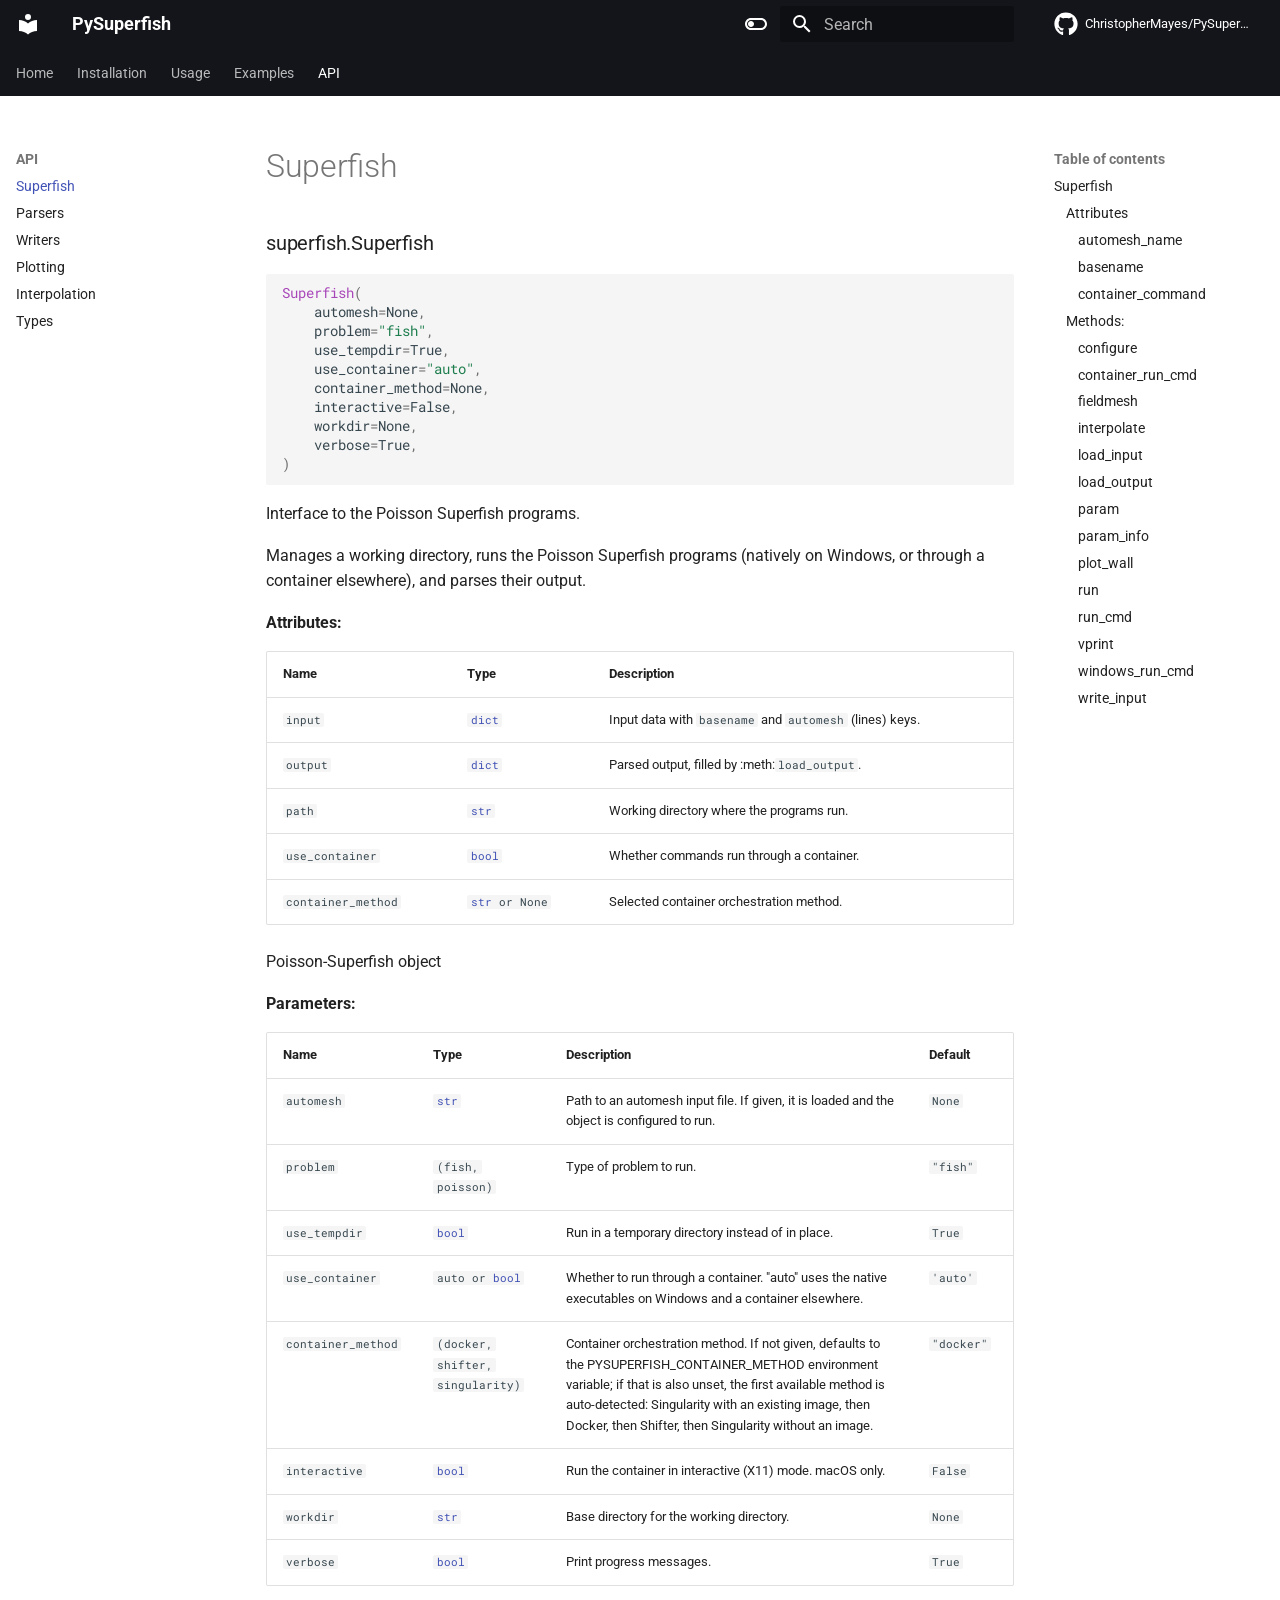
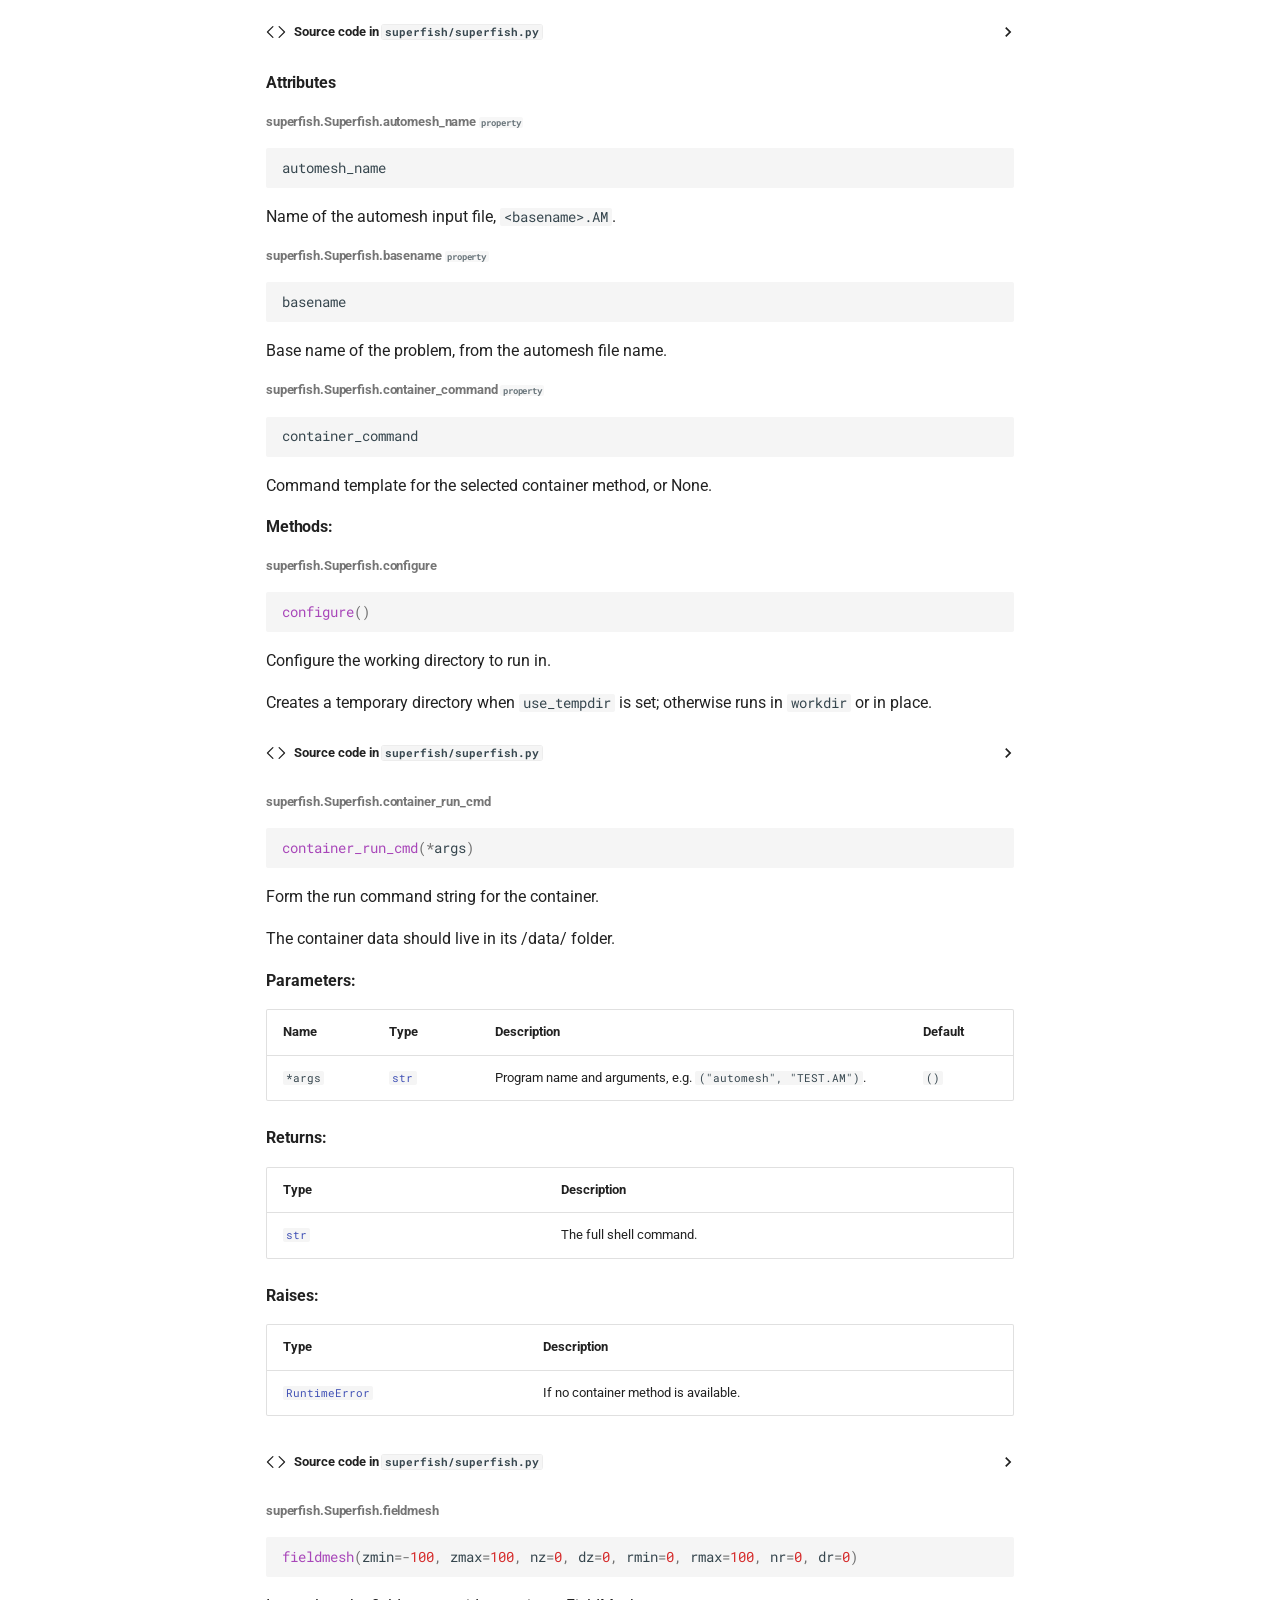
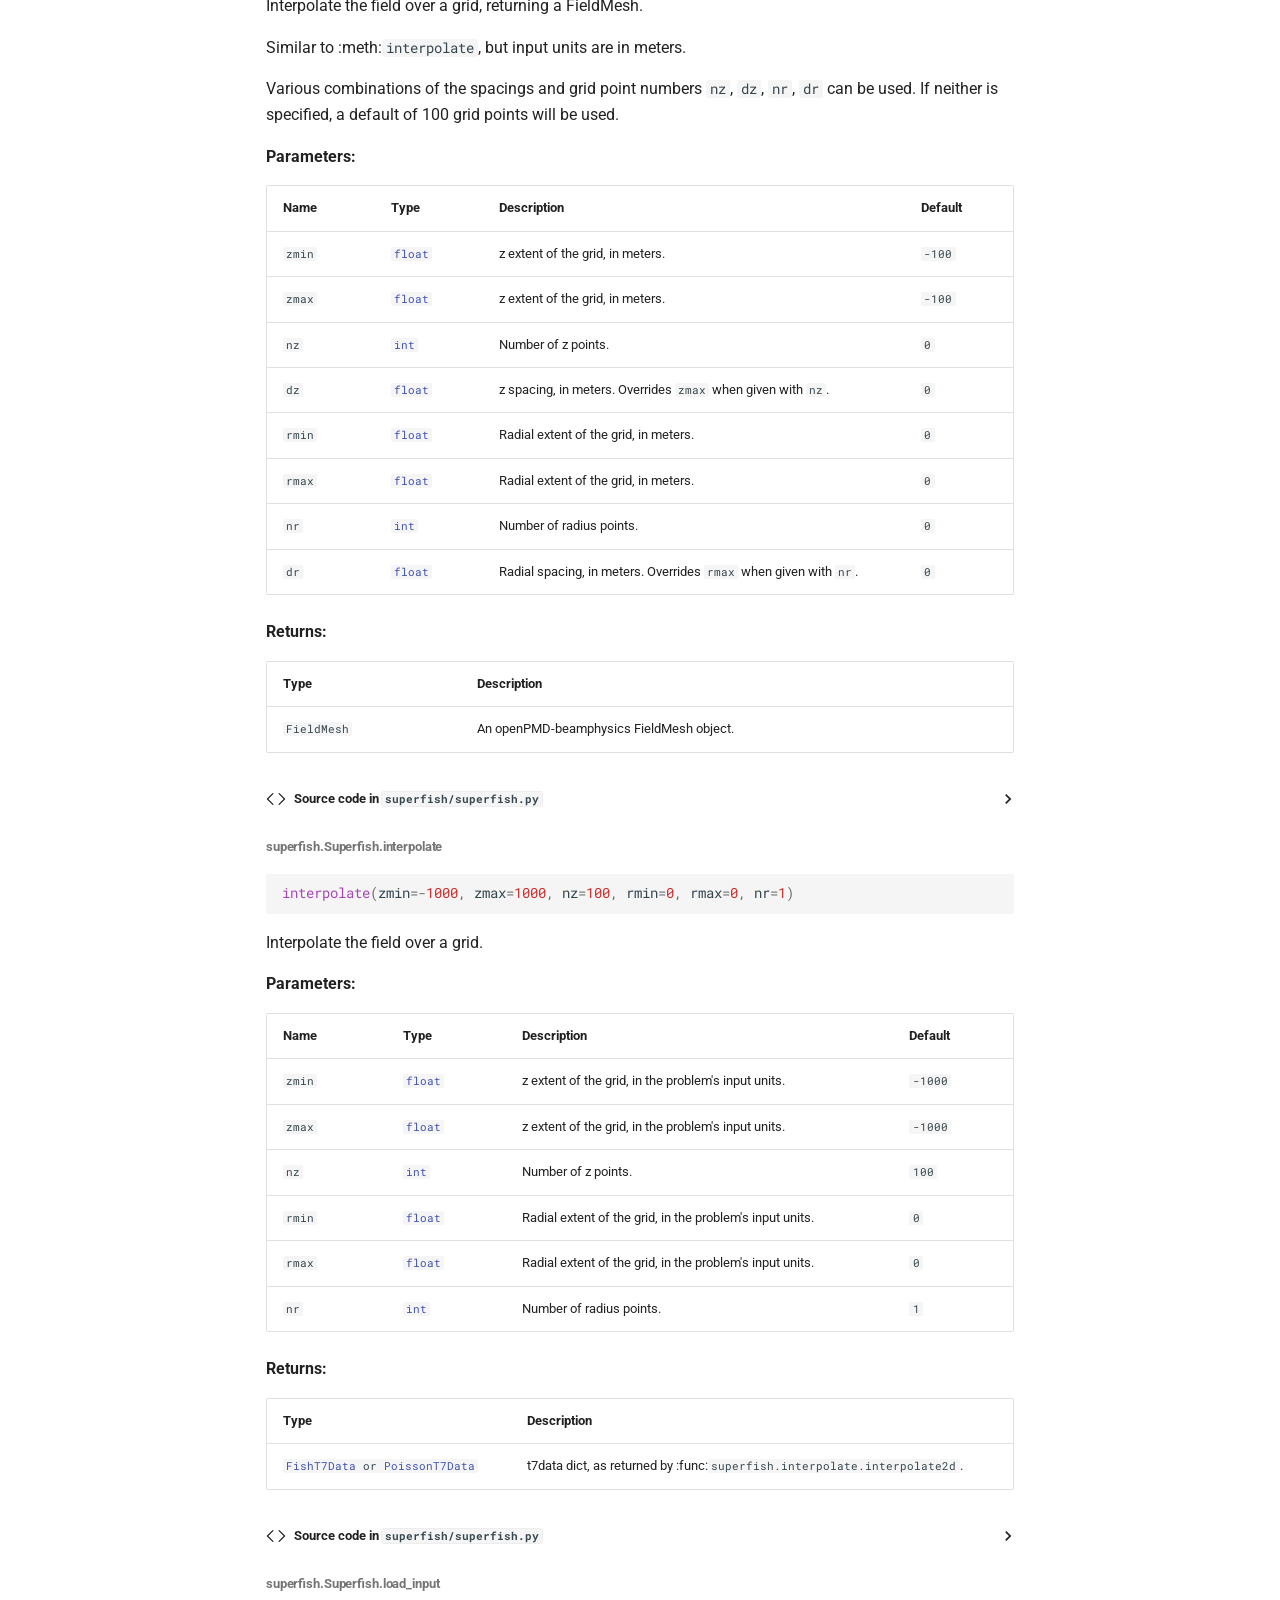
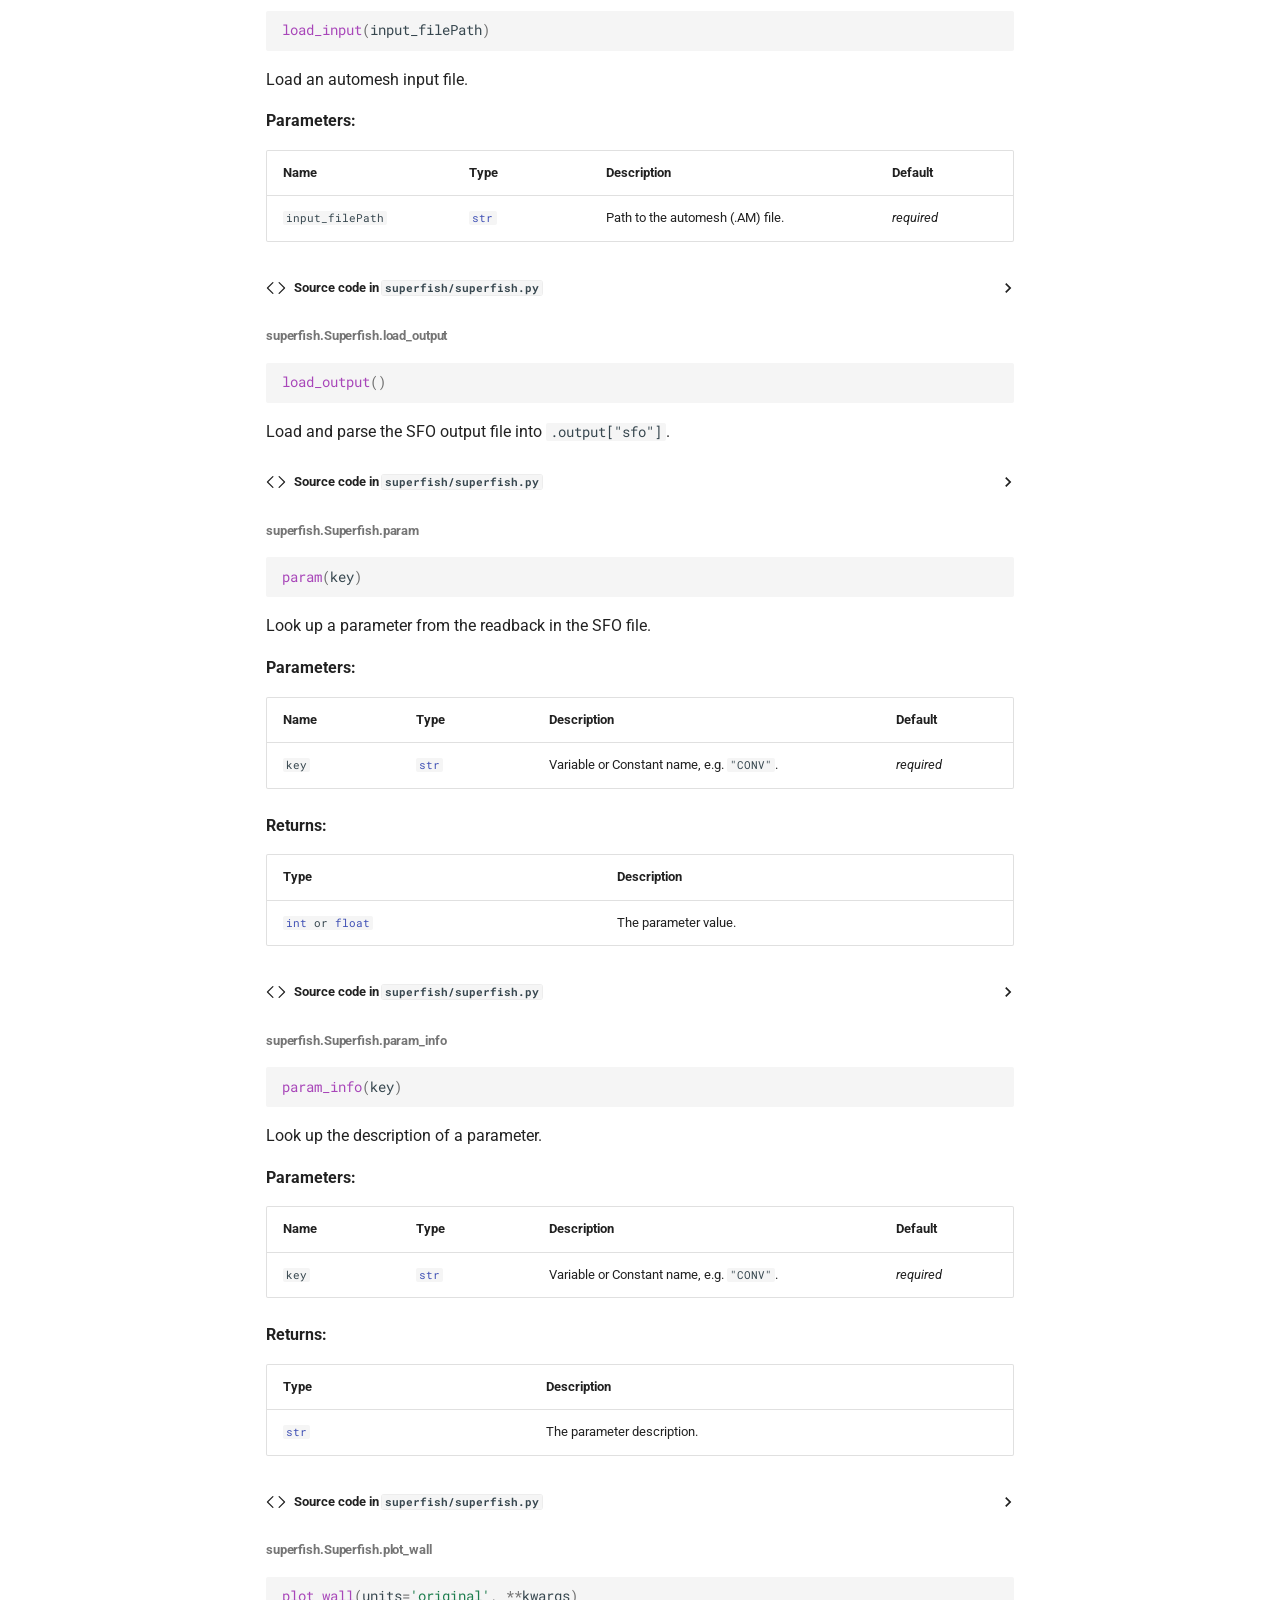
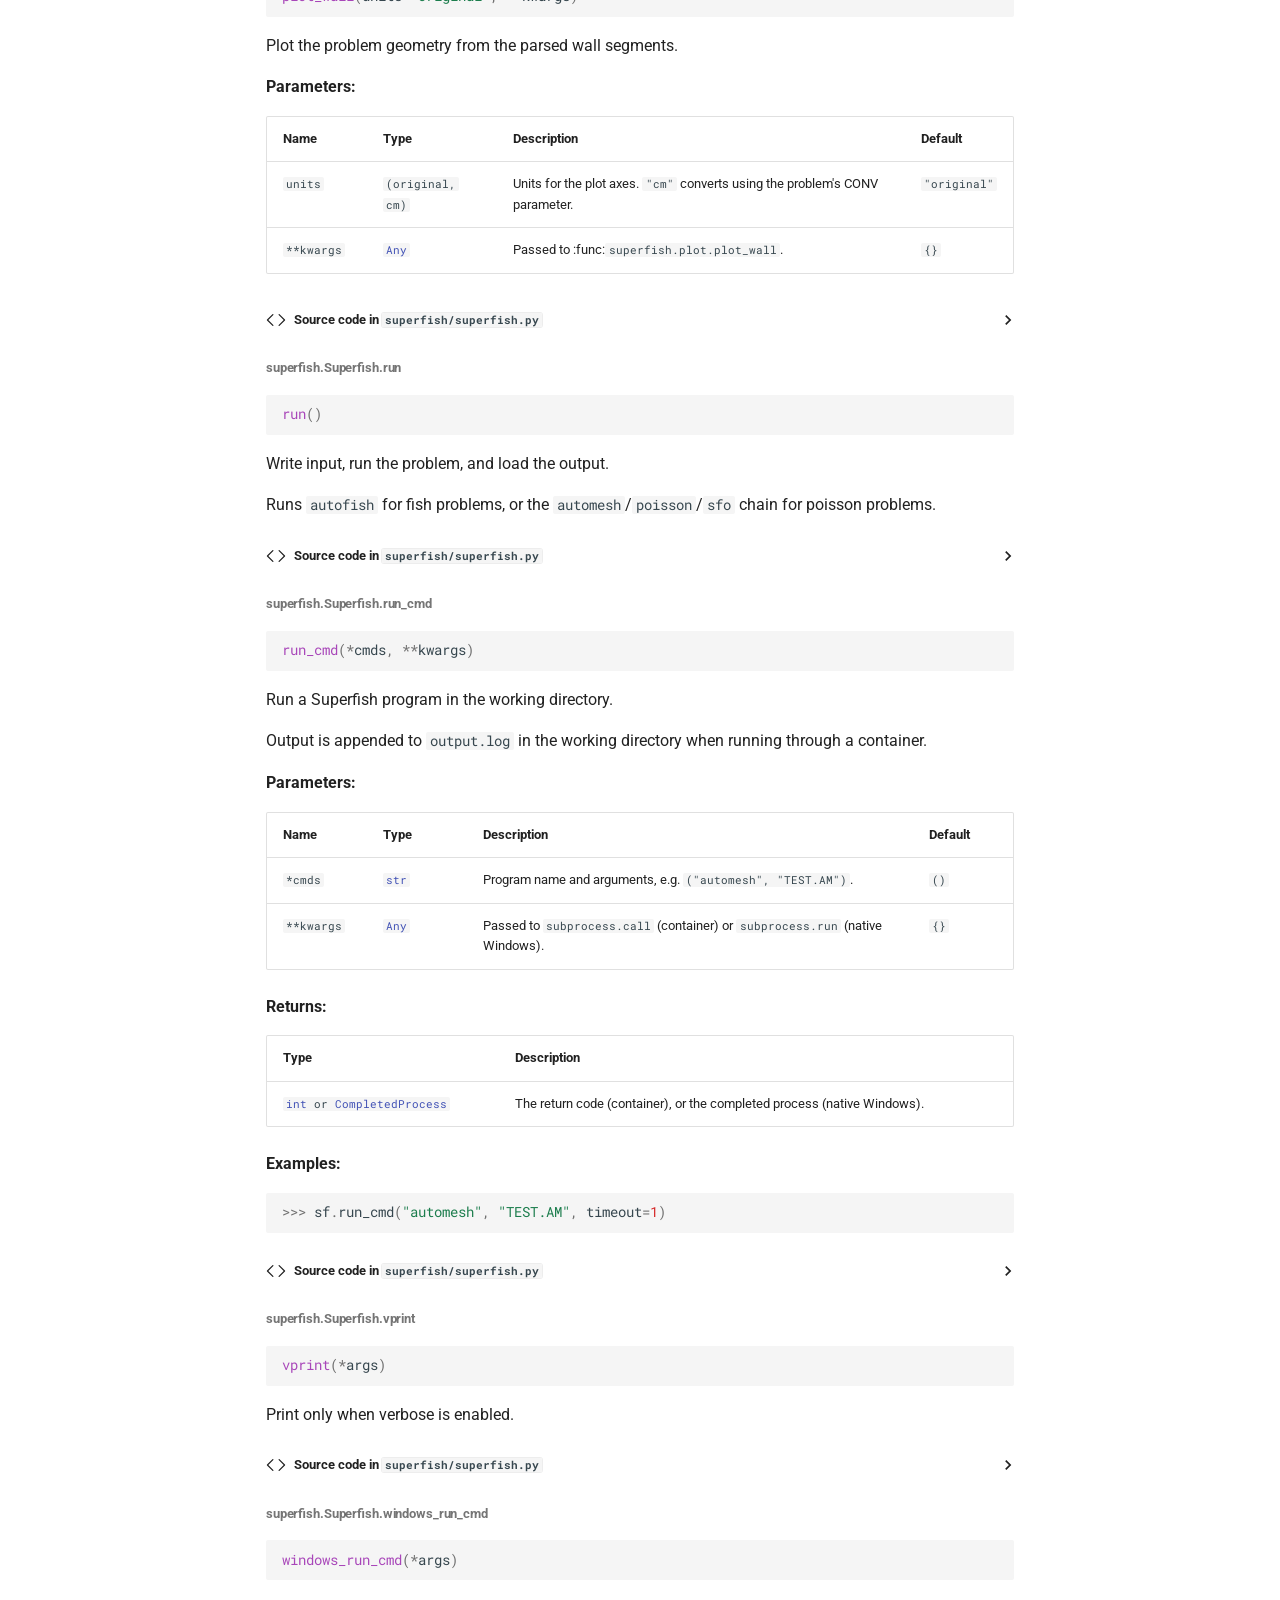
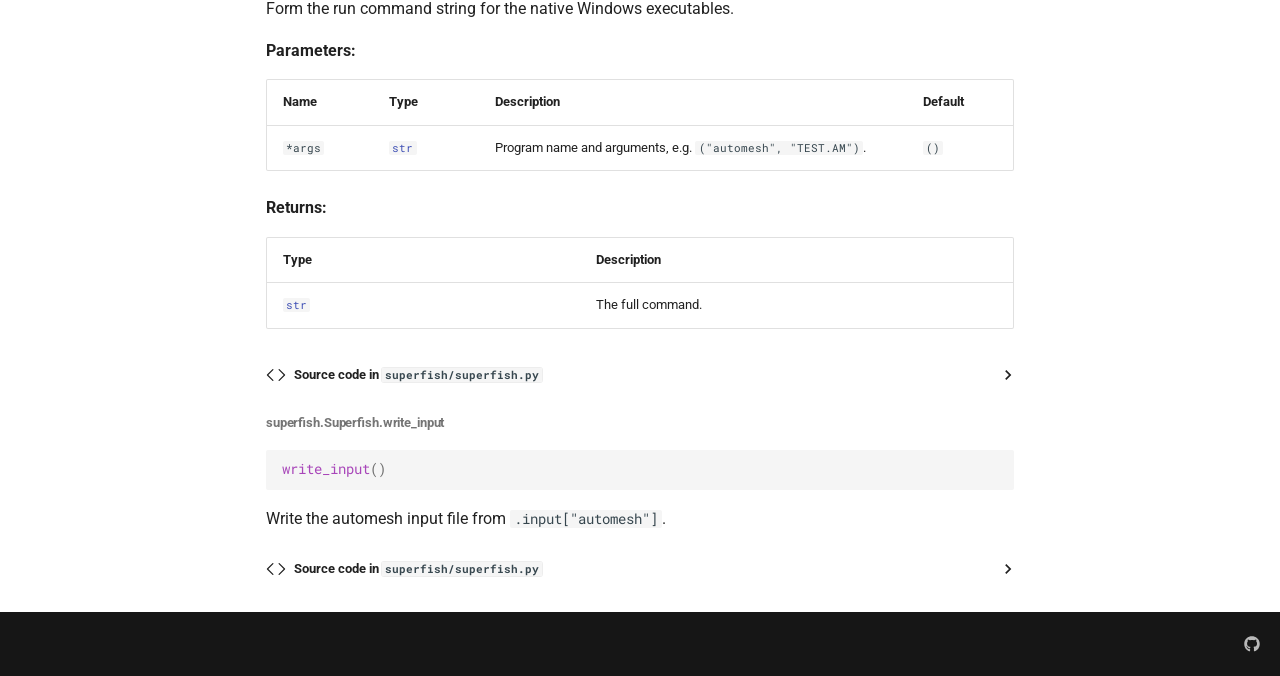
<file: api/superfish/index.html>
<!doctype html>
<html lang="en" class="no-js">
  <head>
    
      <meta charset="utf-8">
      <meta name="viewport" content="width=device-width,initial-scale=1">
      
      
      
      
        <link rel="prev" href="../../examples/poisson_example/">
      
      
        <link rel="next" href="../parsers/">
      
      
        
      
      
      <link rel="icon" href="../../assets/images/favicon.png">
      <meta name="generator" content="mkdocs-1.6.1, mkdocs-material-9.7.7">
    
    
      
        <title>Superfish - PySuperfish</title>
      
    
    
      <link rel="stylesheet" href="../../assets/stylesheets/main.ec1eaa64.min.css">
      
        
        <link rel="stylesheet" href="../../assets/stylesheets/palette.ab4e12ef.min.css">
      
      


    
    
      
    
    
      
        
        
        <link rel="preconnect" href="https://fonts.gstatic.com" crossorigin>
        <link rel="stylesheet" href="https://fonts.googleapis.com/css?family=Roboto:300,300i,400,400i,700,700i%7CRoboto+Mono:400,400i,700,700i&display=fallback">
        <style>:root{--md-text-font:"Roboto";--md-code-font:"Roboto Mono"}</style>
      
    
    
      <link rel="stylesheet" href="../../assets/_mkdocstrings.css">
    
      <link rel="stylesheet" href="../../stylesheets/extra.css">
    
    <script>__md_scope=new URL("../..",location),__md_hash=e=>[...e].reduce(((e,_)=>(e<<5)-e+_.charCodeAt(0)),0),__md_get=(e,_=localStorage,t=__md_scope)=>JSON.parse(_.getItem(t.pathname+"."+e)),__md_set=(e,_,t=localStorage,a=__md_scope)=>{try{t.setItem(a.pathname+"."+e,JSON.stringify(_))}catch(e){}}</script>
    
      

    
    
  </head>
  
  
    
    
      
    
    
    
    
    <body dir="ltr" data-md-color-scheme="default" data-md-color-primary="black" data-md-color-accent="indigo">
  
    
    <input class="md-toggle" data-md-toggle="drawer" type="checkbox" id="__drawer" autocomplete="off">
    <input class="md-toggle" data-md-toggle="search" type="checkbox" id="__search" autocomplete="off">
    <label class="md-overlay" for="__drawer"></label>
    <div data-md-component="skip">
      
        
        <a href="#superfish" class="md-skip">
          Skip to content
        </a>
      
    </div>
    <div data-md-component="announce">
      
    </div>
    
    
      

<header class="md-header" data-md-component="header">
  <nav class="md-header__inner md-grid" aria-label="Header">
    <a href="../.." title="PySuperfish" class="md-header__button md-logo" aria-label="PySuperfish" data-md-component="logo">
      
  
  <svg xmlns="http://www.w3.org/2000/svg" viewBox="0 0 24 24"><path d="M12 8a3 3 0 0 0 3-3 3 3 0 0 0-3-3 3 3 0 0 0-3 3 3 3 0 0 0 3 3m0 3.54C9.64 9.35 6.5 8 3 8v11c3.5 0 6.64 1.35 9 3.54 2.36-2.19 5.5-3.54 9-3.54V8c-3.5 0-6.64 1.35-9 3.54"/></svg>

    </a>
    <label class="md-header__button md-icon" for="__drawer">
      
      <svg xmlns="http://www.w3.org/2000/svg" viewBox="0 0 24 24"><path d="M3 6h18v2H3zm0 5h18v2H3zm0 5h18v2H3z"/></svg>
    </label>
    <div class="md-header__title" data-md-component="header-title">
      <div class="md-header__ellipsis">
        <div class="md-header__topic">
          <span class="md-ellipsis">
            PySuperfish
          </span>
        </div>
        <div class="md-header__topic" data-md-component="header-topic">
          <span class="md-ellipsis">
            
              Superfish
            
          </span>
        </div>
      </div>
    </div>
    
      
        <form class="md-header__option" data-md-component="palette">
  
    
    
    
    <input class="md-option" data-md-color-media="(prefers-color-scheme: light)" data-md-color-scheme="default" data-md-color-primary="black" data-md-color-accent="indigo"  aria-label="Switch to dark mode"  type="radio" name="__palette" id="__palette_0">
    
      <label class="md-header__button md-icon" title="Switch to dark mode" for="__palette_1" hidden>
        <svg xmlns="http://www.w3.org/2000/svg" viewBox="0 0 24 24"><path d="M17 6H7c-3.31 0-6 2.69-6 6s2.69 6 6 6h10c3.31 0 6-2.69 6-6s-2.69-6-6-6m0 10H7c-2.21 0-4-1.79-4-4s1.79-4 4-4h10c2.21 0 4 1.79 4 4s-1.79 4-4 4M7 9c-1.66 0-3 1.34-3 3s1.34 3 3 3 3-1.34 3-3-1.34-3-3-3"/></svg>
      </label>
    
  
    
    
    
    <input class="md-option" data-md-color-media="(prefers-color-scheme: dark)" data-md-color-scheme="slate" data-md-color-primary="black" data-md-color-accent="indigo"  aria-label="Switch to light mode"  type="radio" name="__palette" id="__palette_1">
    
      <label class="md-header__button md-icon" title="Switch to light mode" for="__palette_0" hidden>
        <svg xmlns="http://www.w3.org/2000/svg" viewBox="0 0 24 24"><path d="M17 7H7a5 5 0 0 0-5 5 5 5 0 0 0 5 5h10a5 5 0 0 0 5-5 5 5 0 0 0-5-5m0 8a3 3 0 0 1-3-3 3 3 0 0 1 3-3 3 3 0 0 1 3 3 3 3 0 0 1-3 3"/></svg>
      </label>
    
  
</form>
      
    
    
      <script>var palette=__md_get("__palette");if(palette&&palette.color){if("(prefers-color-scheme)"===palette.color.media){var media=matchMedia("(prefers-color-scheme: light)"),input=document.querySelector(media.matches?"[data-md-color-media='(prefers-color-scheme: light)']":"[data-md-color-media='(prefers-color-scheme: dark)']");palette.color.media=input.getAttribute("data-md-color-media"),palette.color.scheme=input.getAttribute("data-md-color-scheme"),palette.color.primary=input.getAttribute("data-md-color-primary"),palette.color.accent=input.getAttribute("data-md-color-accent")}for(var[key,value]of Object.entries(palette.color))document.body.setAttribute("data-md-color-"+key,value)}</script>
    
    
    
      
      
        <label class="md-header__button md-icon" for="__search">
          
          <svg xmlns="http://www.w3.org/2000/svg" viewBox="0 0 24 24"><path d="M9.5 3A6.5 6.5 0 0 1 16 9.5c0 1.61-.59 3.09-1.56 4.23l.27.27h.79l5 5-1.5 1.5-5-5v-.79l-.27-.27A6.52 6.52 0 0 1 9.5 16 6.5 6.5 0 0 1 3 9.5 6.5 6.5 0 0 1 9.5 3m0 2C7 5 5 7 5 9.5S7 14 9.5 14 14 12 14 9.5 12 5 9.5 5"/></svg>
        </label>
        <div class="md-search" data-md-component="search" role="dialog">
  <label class="md-search__overlay" for="__search"></label>
  <div class="md-search__inner" role="search">
    <form class="md-search__form" name="search">
      <input type="text" class="md-search__input" name="query" aria-label="Search" placeholder="Search" autocapitalize="off" autocorrect="off" autocomplete="off" spellcheck="false" data-md-component="search-query" required>
      <label class="md-search__icon md-icon" for="__search">
        
        <svg xmlns="http://www.w3.org/2000/svg" viewBox="0 0 24 24"><path d="M9.5 3A6.5 6.5 0 0 1 16 9.5c0 1.61-.59 3.09-1.56 4.23l.27.27h.79l5 5-1.5 1.5-5-5v-.79l-.27-.27A6.52 6.52 0 0 1 9.5 16 6.5 6.5 0 0 1 3 9.5 6.5 6.5 0 0 1 9.5 3m0 2C7 5 5 7 5 9.5S7 14 9.5 14 14 12 14 9.5 12 5 9.5 5"/></svg>
        
        <svg xmlns="http://www.w3.org/2000/svg" viewBox="0 0 24 24"><path d="M20 11v2H8l5.5 5.5-1.42 1.42L4.16 12l7.92-7.92L13.5 5.5 8 11z"/></svg>
      </label>
      <nav class="md-search__options" aria-label="Search">
        
        <button type="reset" class="md-search__icon md-icon" title="Clear" aria-label="Clear" tabindex="-1">
          
          <svg xmlns="http://www.w3.org/2000/svg" viewBox="0 0 24 24"><path d="M19 6.41 17.59 5 12 10.59 6.41 5 5 6.41 10.59 12 5 17.59 6.41 19 12 13.41 17.59 19 19 17.59 13.41 12z"/></svg>
        </button>
      </nav>
      
    </form>
    <div class="md-search__output">
      <div class="md-search__scrollwrap" tabindex="0" data-md-scrollfix>
        <div class="md-search-result" data-md-component="search-result">
          <div class="md-search-result__meta">
            Initializing search
          </div>
          <ol class="md-search-result__list" role="presentation"></ol>
        </div>
      </div>
    </div>
  </div>
</div>
      
    
    
      <div class="md-header__source">
        <a href="https://github.com/ChristopherMayes/PySuperfish" title="Go to repository" class="md-source" data-md-component="source">
  <div class="md-source__icon md-icon">
    
    <svg xmlns="http://www.w3.org/2000/svg" viewBox="0 0 512 512"><!--! Font Awesome Free 7.1.0 by @fontawesome - https://fontawesome.com License - https://fontawesome.com/license/free (Icons: CC BY 4.0, Fonts: SIL OFL 1.1, Code: MIT License) Copyright 2025 Fonticons, Inc.--><path d="M173.9 397.4c0 2-2.3 3.6-5.2 3.6-3.3.3-5.6-1.3-5.6-3.6 0-2 2.3-3.6 5.2-3.6 3-.3 5.6 1.3 5.6 3.6m-31.1-4.5c-.7 2 1.3 4.3 4.3 4.9 2.6 1 5.6 0 6.2-2s-1.3-4.3-4.3-5.2c-2.6-.7-5.5.3-6.2 2.3m44.2-1.7c-2.9.7-4.9 2.6-4.6 4.9.3 2 2.9 3.3 5.9 2.6 2.9-.7 4.9-2.6 4.6-4.6-.3-1.9-3-3.2-5.9-2.9M252.8 8C114.1 8 8 113.3 8 252c0 110.9 69.8 205.8 169.5 239.2 12.8 2.3 17.3-5.6 17.3-12.1 0-6.2-.3-40.4-.3-61.4 0 0-70 15-84.7-29.8 0 0-11.4-29.1-27.8-36.6 0 0-22.9-15.7 1.6-15.4 0 0 24.9 2 38.6 25.8 21.9 38.6 58.6 27.5 72.9 20.9 2.3-16 8.8-27.1 16-33.7-55.9-6.2-112.3-14.3-112.3-110.5 0-27.5 7.6-41.3 23.6-58.9-2.6-6.5-11.1-33.3 2.6-67.9 20.9-6.5 69 27 69 27 20-5.6 41.5-8.5 62.8-8.5s42.8 2.9 62.8 8.5c0 0 48.1-33.6 69-27 13.7 34.7 5.2 61.4 2.6 67.9 16 17.7 25.8 31.5 25.8 58.9 0 96.5-58.9 104.2-114.8 110.5 9.2 7.9 17 22.9 17 46.4 0 33.7-.3 75.4-.3 83.6 0 6.5 4.6 14.4 17.3 12.1C436.2 457.8 504 362.9 504 252 504 113.3 391.5 8 252.8 8M105.2 352.9c-1.3 1-1 3.3.7 5.2 1.6 1.6 3.9 2.3 5.2 1 1.3-1 1-3.3-.7-5.2-1.6-1.6-3.9-2.3-5.2-1m-10.8-8.1c-.7 1.3.3 2.9 2.3 3.9 1.6 1 3.6.7 4.3-.7.7-1.3-.3-2.9-2.3-3.9-2-.6-3.6-.3-4.3.7m32.4 35.6c-1.6 1.3-1 4.3 1.3 6.2 2.3 2.3 5.2 2.6 6.5 1 1.3-1.3.7-4.3-1.3-6.2-2.2-2.3-5.2-2.6-6.5-1m-11.4-14.7c-1.6 1-1.6 3.6 0 5.9s4.3 3.3 5.6 2.3c1.6-1.3 1.6-3.9 0-6.2-1.4-2.3-4-3.3-5.6-2"/></svg>
  </div>
  <div class="md-source__repository">
    ChristopherMayes/PySuperfish
  </div>
</a>
      </div>
    
  </nav>
  
</header>
    
    <div class="md-container" data-md-component="container">
      
      
        
          
            
<nav class="md-tabs" aria-label="Tabs" data-md-component="tabs">
  <div class="md-grid">
    <ul class="md-tabs__list">
      
        
  
  
  
  
    <li class="md-tabs__item">
      <a href="../.." class="md-tabs__link">
        
  
  
    
  
  Home

      </a>
    </li>
  

      
        
  
  
  
  
    <li class="md-tabs__item">
      <a href="../../installation/" class="md-tabs__link">
        
  
  
    
  
  Installation

      </a>
    </li>
  

      
        
  
  
  
  
    <li class="md-tabs__item">
      <a href="../../usage/" class="md-tabs__link">
        
  
  
    
  
  Usage

      </a>
    </li>
  

      
        
  
  
  
  
    
    
      <li class="md-tabs__item">
        <a href="../../examples/superfish_basic_example/" class="md-tabs__link">
          
  
  
    
  
  Examples

        </a>
      </li>
    
  

      
        
  
  
  
    
  
  
    
    
      <li class="md-tabs__item md-tabs__item--active">
        <a href="./" class="md-tabs__link">
          
  
  
    
  
  API

        </a>
      </li>
    
  

      
    </ul>
  </div>
</nav>
          
        
      
      <main class="md-main" data-md-component="main">
        <div class="md-main__inner md-grid">
          
            
              
              <div class="md-sidebar md-sidebar--primary" data-md-component="sidebar" data-md-type="navigation" >
                <div class="md-sidebar__scrollwrap">
                  <div class="md-sidebar__inner">
                    


  


<nav class="md-nav md-nav--primary md-nav--lifted" aria-label="Navigation" data-md-level="0">
  <label class="md-nav__title" for="__drawer">
    <a href="../.." title="PySuperfish" class="md-nav__button md-logo" aria-label="PySuperfish" data-md-component="logo">
      
  
  <svg xmlns="http://www.w3.org/2000/svg" viewBox="0 0 24 24"><path d="M12 8a3 3 0 0 0 3-3 3 3 0 0 0-3-3 3 3 0 0 0-3 3 3 3 0 0 0 3 3m0 3.54C9.64 9.35 6.5 8 3 8v11c3.5 0 6.64 1.35 9 3.54 2.36-2.19 5.5-3.54 9-3.54V8c-3.5 0-6.64 1.35-9 3.54"/></svg>

    </a>
    PySuperfish
  </label>
  
    <div class="md-nav__source">
      <a href="https://github.com/ChristopherMayes/PySuperfish" title="Go to repository" class="md-source" data-md-component="source">
  <div class="md-source__icon md-icon">
    
    <svg xmlns="http://www.w3.org/2000/svg" viewBox="0 0 512 512"><!--! Font Awesome Free 7.1.0 by @fontawesome - https://fontawesome.com License - https://fontawesome.com/license/free (Icons: CC BY 4.0, Fonts: SIL OFL 1.1, Code: MIT License) Copyright 2025 Fonticons, Inc.--><path d="M173.9 397.4c0 2-2.3 3.6-5.2 3.6-3.3.3-5.6-1.3-5.6-3.6 0-2 2.3-3.6 5.2-3.6 3-.3 5.6 1.3 5.6 3.6m-31.1-4.5c-.7 2 1.3 4.3 4.3 4.9 2.6 1 5.6 0 6.2-2s-1.3-4.3-4.3-5.2c-2.6-.7-5.5.3-6.2 2.3m44.2-1.7c-2.9.7-4.9 2.6-4.6 4.9.3 2 2.9 3.3 5.9 2.6 2.9-.7 4.9-2.6 4.6-4.6-.3-1.9-3-3.2-5.9-2.9M252.8 8C114.1 8 8 113.3 8 252c0 110.9 69.8 205.8 169.5 239.2 12.8 2.3 17.3-5.6 17.3-12.1 0-6.2-.3-40.4-.3-61.4 0 0-70 15-84.7-29.8 0 0-11.4-29.1-27.8-36.6 0 0-22.9-15.7 1.6-15.4 0 0 24.9 2 38.6 25.8 21.9 38.6 58.6 27.5 72.9 20.9 2.3-16 8.8-27.1 16-33.7-55.9-6.2-112.3-14.3-112.3-110.5 0-27.5 7.6-41.3 23.6-58.9-2.6-6.5-11.1-33.3 2.6-67.9 20.9-6.5 69 27 69 27 20-5.6 41.5-8.5 62.8-8.5s42.8 2.9 62.8 8.5c0 0 48.1-33.6 69-27 13.7 34.7 5.2 61.4 2.6 67.9 16 17.7 25.8 31.5 25.8 58.9 0 96.5-58.9 104.2-114.8 110.5 9.2 7.9 17 22.9 17 46.4 0 33.7-.3 75.4-.3 83.6 0 6.5 4.6 14.4 17.3 12.1C436.2 457.8 504 362.9 504 252 504 113.3 391.5 8 252.8 8M105.2 352.9c-1.3 1-1 3.3.7 5.2 1.6 1.6 3.9 2.3 5.2 1 1.3-1 1-3.3-.7-5.2-1.6-1.6-3.9-2.3-5.2-1m-10.8-8.1c-.7 1.3.3 2.9 2.3 3.9 1.6 1 3.6.7 4.3-.7.7-1.3-.3-2.9-2.3-3.9-2-.6-3.6-.3-4.3.7m32.4 35.6c-1.6 1.3-1 4.3 1.3 6.2 2.3 2.3 5.2 2.6 6.5 1 1.3-1.3.7-4.3-1.3-6.2-2.2-2.3-5.2-2.6-6.5-1m-11.4-14.7c-1.6 1-1.6 3.6 0 5.9s4.3 3.3 5.6 2.3c1.6-1.3 1.6-3.9 0-6.2-1.4-2.3-4-3.3-5.6-2"/></svg>
  </div>
  <div class="md-source__repository">
    ChristopherMayes/PySuperfish
  </div>
</a>
    </div>
  
  <ul class="md-nav__list" data-md-scrollfix>
    
      
      
  
  
  
  
    <li class="md-nav__item">
      <a href="../.." class="md-nav__link">
        
  
  
  <span class="md-ellipsis">
    
  
    Home
  

    
  </span>
  
  

      </a>
    </li>
  

    
      
      
  
  
  
  
    <li class="md-nav__item">
      <a href="../../installation/" class="md-nav__link">
        
  
  
  <span class="md-ellipsis">
    
  
    Installation
  

    
  </span>
  
  

      </a>
    </li>
  

    
      
      
  
  
  
  
    <li class="md-nav__item">
      <a href="../../usage/" class="md-nav__link">
        
  
  
  <span class="md-ellipsis">
    
  
    Usage
  

    
  </span>
  
  

      </a>
    </li>
  

    
      
      
  
  
  
  
    
    
      
        
      
        
      
    
    
    
      
      
    
    
    <li class="md-nav__item md-nav__item--nested">
      
        
        
        <input class="md-nav__toggle md-toggle " type="checkbox" id="__nav_4" >
        
          
          <label class="md-nav__link" for="__nav_4" id="__nav_4_label" tabindex="0">
            
  
  
  <span class="md-ellipsis">
    
  
    Examples
  

    
  </span>
  
  

            <span class="md-nav__icon md-icon"></span>
          </label>
        
        <nav class="md-nav" data-md-level="1" aria-labelledby="__nav_4_label" aria-expanded="false">
          <label class="md-nav__title" for="__nav_4">
            <span class="md-nav__icon md-icon"></span>
            
  
    Examples
  

          </label>
          <ul class="md-nav__list" data-md-scrollfix>
            
              
                
  
  
  
  
    <li class="md-nav__item">
      <a href="../../examples/superfish_basic_example/" class="md-nav__link">
        
  
  
  <span class="md-ellipsis">
    
  
    pySuperfish Fish Example
  

    
  </span>
  
  

      </a>
    </li>
  

              
            
              
                
  
  
  
  
    <li class="md-nav__item">
      <a href="../../examples/poisson_example/" class="md-nav__link">
        
  
  
  <span class="md-ellipsis">
    
  
    pySuperfish Poisson example
  

    
  </span>
  
  

      </a>
    </li>
  

              
            
          </ul>
        </nav>
      
    </li>
  

    
      
      
  
  
    
  
  
  
    
    
      
        
      
        
      
        
      
        
      
        
      
        
      
    
    
    
      
        
        
      
      
    
    
    <li class="md-nav__item md-nav__item--active md-nav__item--section md-nav__item--nested">
      
        
        
        <input class="md-nav__toggle md-toggle " type="checkbox" id="__nav_5" checked>
        
          
          <label class="md-nav__link" for="__nav_5" id="__nav_5_label" tabindex="">
            
  
  
  <span class="md-ellipsis">
    
  
    API
  

    
  </span>
  
  

            <span class="md-nav__icon md-icon"></span>
          </label>
        
        <nav class="md-nav" data-md-level="1" aria-labelledby="__nav_5_label" aria-expanded="true">
          <label class="md-nav__title" for="__nav_5">
            <span class="md-nav__icon md-icon"></span>
            
  
    API
  

          </label>
          <ul class="md-nav__list" data-md-scrollfix>
            
              
                
  
  
    
  
  
  
    <li class="md-nav__item md-nav__item--active">
      
      <input class="md-nav__toggle md-toggle" type="checkbox" id="__toc">
      
      
        
      
      
        <label class="md-nav__link md-nav__link--active" for="__toc">
          
  
  
  <span class="md-ellipsis">
    
  
    Superfish
  

    
  </span>
  
  

          <span class="md-nav__icon md-icon"></span>
        </label>
      
      <a href="./" class="md-nav__link md-nav__link--active">
        
  
  
  <span class="md-ellipsis">
    
  
    Superfish
  

    
  </span>
  
  

      </a>
      
        

<nav class="md-nav md-nav--secondary" aria-label="Table of contents">
  
  
  
    
  
  
    <label class="md-nav__title" for="__toc">
      <span class="md-nav__icon md-icon"></span>
      Table of contents
    </label>
    <ul class="md-nav__list" data-md-component="toc" data-md-scrollfix>
      
        <li class="md-nav__item">
  <a href="#superfish.Superfish" class="md-nav__link">
    <span class="md-ellipsis">
      
        Superfish
      
    </span>
  </a>
  
    <nav class="md-nav" aria-label="Superfish">
      <ul class="md-nav__list">
        
          <li class="md-nav__item">
  <a href="#superfish.Superfish-attributes" class="md-nav__link">
    <span class="md-ellipsis">
      
        Attributes
      
    </span>
  </a>
  
    <nav class="md-nav" aria-label="Attributes">
      <ul class="md-nav__list">
        
          <li class="md-nav__item">
  <a href="#superfish.Superfish.automesh_name" class="md-nav__link">
    <span class="md-ellipsis">
      
        automesh_name
      
    </span>
  </a>
  
</li>
        
          <li class="md-nav__item">
  <a href="#superfish.Superfish.basename" class="md-nav__link">
    <span class="md-ellipsis">
      
        basename
      
    </span>
  </a>
  
</li>
        
          <li class="md-nav__item">
  <a href="#superfish.Superfish.container_command" class="md-nav__link">
    <span class="md-ellipsis">
      
        container_command
      
    </span>
  </a>
  
</li>
        
      </ul>
    </nav>
  
</li>
        
          <li class="md-nav__item">
  <a href="#superfish.Superfish-functions" class="md-nav__link">
    <span class="md-ellipsis">
      
        Methods:
      
    </span>
  </a>
  
    <nav class="md-nav" aria-label="Methods:">
      <ul class="md-nav__list">
        
          <li class="md-nav__item">
  <a href="#superfish.Superfish.configure" class="md-nav__link">
    <span class="md-ellipsis">
      
        configure
      
    </span>
  </a>
  
</li>
        
          <li class="md-nav__item">
  <a href="#superfish.Superfish.container_run_cmd" class="md-nav__link">
    <span class="md-ellipsis">
      
        container_run_cmd
      
    </span>
  </a>
  
</li>
        
          <li class="md-nav__item">
  <a href="#superfish.Superfish.fieldmesh" class="md-nav__link">
    <span class="md-ellipsis">
      
        fieldmesh
      
    </span>
  </a>
  
</li>
        
          <li class="md-nav__item">
  <a href="#superfish.Superfish.interpolate" class="md-nav__link">
    <span class="md-ellipsis">
      
        interpolate
      
    </span>
  </a>
  
</li>
        
          <li class="md-nav__item">
  <a href="#superfish.Superfish.load_input" class="md-nav__link">
    <span class="md-ellipsis">
      
        load_input
      
    </span>
  </a>
  
</li>
        
          <li class="md-nav__item">
  <a href="#superfish.Superfish.load_output" class="md-nav__link">
    <span class="md-ellipsis">
      
        load_output
      
    </span>
  </a>
  
</li>
        
          <li class="md-nav__item">
  <a href="#superfish.Superfish.param" class="md-nav__link">
    <span class="md-ellipsis">
      
        param
      
    </span>
  </a>
  
</li>
        
          <li class="md-nav__item">
  <a href="#superfish.Superfish.param_info" class="md-nav__link">
    <span class="md-ellipsis">
      
        param_info
      
    </span>
  </a>
  
</li>
        
          <li class="md-nav__item">
  <a href="#superfish.Superfish.plot_wall" class="md-nav__link">
    <span class="md-ellipsis">
      
        plot_wall
      
    </span>
  </a>
  
</li>
        
          <li class="md-nav__item">
  <a href="#superfish.Superfish.run" class="md-nav__link">
    <span class="md-ellipsis">
      
        run
      
    </span>
  </a>
  
</li>
        
          <li class="md-nav__item">
  <a href="#superfish.Superfish.run_cmd" class="md-nav__link">
    <span class="md-ellipsis">
      
        run_cmd
      
    </span>
  </a>
  
</li>
        
          <li class="md-nav__item">
  <a href="#superfish.Superfish.vprint" class="md-nav__link">
    <span class="md-ellipsis">
      
        vprint
      
    </span>
  </a>
  
</li>
        
          <li class="md-nav__item">
  <a href="#superfish.Superfish.windows_run_cmd" class="md-nav__link">
    <span class="md-ellipsis">
      
        windows_run_cmd
      
    </span>
  </a>
  
</li>
        
          <li class="md-nav__item">
  <a href="#superfish.Superfish.write_input" class="md-nav__link">
    <span class="md-ellipsis">
      
        write_input
      
    </span>
  </a>
  
</li>
        
      </ul>
    </nav>
  
</li>
        
      </ul>
    </nav>
  
</li>
      
    </ul>
  
</nav>
      
    </li>
  

              
            
              
                
  
  
  
  
    <li class="md-nav__item">
      <a href="../parsers/" class="md-nav__link">
        
  
  
  <span class="md-ellipsis">
    
  
    Parsers
  

    
  </span>
  
  

      </a>
    </li>
  

              
            
              
                
  
  
  
  
    <li class="md-nav__item">
      <a href="../writers/" class="md-nav__link">
        
  
  
  <span class="md-ellipsis">
    
  
    Writers
  

    
  </span>
  
  

      </a>
    </li>
  

              
            
              
                
  
  
  
  
    <li class="md-nav__item">
      <a href="../plot/" class="md-nav__link">
        
  
  
  <span class="md-ellipsis">
    
  
    Plotting
  

    
  </span>
  
  

      </a>
    </li>
  

              
            
              
                
  
  
  
  
    <li class="md-nav__item">
      <a href="../interpolate/" class="md-nav__link">
        
  
  
  <span class="md-ellipsis">
    
  
    Interpolation
  

    
  </span>
  
  

      </a>
    </li>
  

              
            
              
                
  
  
  
  
    <li class="md-nav__item">
      <a href="../types/" class="md-nav__link">
        
  
  
  <span class="md-ellipsis">
    
  
    Types
  

    
  </span>
  
  

      </a>
    </li>
  

              
            
          </ul>
        </nav>
      
    </li>
  

    
  </ul>
</nav>
                  </div>
                </div>
              </div>
            
            
              
              <div class="md-sidebar md-sidebar--secondary" data-md-component="sidebar" data-md-type="toc" >
                <div class="md-sidebar__scrollwrap">
                  <div class="md-sidebar__inner">
                    

<nav class="md-nav md-nav--secondary" aria-label="Table of contents">
  
  
  
    
  
  
    <label class="md-nav__title" for="__toc">
      <span class="md-nav__icon md-icon"></span>
      Table of contents
    </label>
    <ul class="md-nav__list" data-md-component="toc" data-md-scrollfix>
      
        <li class="md-nav__item">
  <a href="#superfish.Superfish" class="md-nav__link">
    <span class="md-ellipsis">
      
        Superfish
      
    </span>
  </a>
  
    <nav class="md-nav" aria-label="Superfish">
      <ul class="md-nav__list">
        
          <li class="md-nav__item">
  <a href="#superfish.Superfish-attributes" class="md-nav__link">
    <span class="md-ellipsis">
      
        Attributes
      
    </span>
  </a>
  
    <nav class="md-nav" aria-label="Attributes">
      <ul class="md-nav__list">
        
          <li class="md-nav__item">
  <a href="#superfish.Superfish.automesh_name" class="md-nav__link">
    <span class="md-ellipsis">
      
        automesh_name
      
    </span>
  </a>
  
</li>
        
          <li class="md-nav__item">
  <a href="#superfish.Superfish.basename" class="md-nav__link">
    <span class="md-ellipsis">
      
        basename
      
    </span>
  </a>
  
</li>
        
          <li class="md-nav__item">
  <a href="#superfish.Superfish.container_command" class="md-nav__link">
    <span class="md-ellipsis">
      
        container_command
      
    </span>
  </a>
  
</li>
        
      </ul>
    </nav>
  
</li>
        
          <li class="md-nav__item">
  <a href="#superfish.Superfish-functions" class="md-nav__link">
    <span class="md-ellipsis">
      
        Methods:
      
    </span>
  </a>
  
    <nav class="md-nav" aria-label="Methods:">
      <ul class="md-nav__list">
        
          <li class="md-nav__item">
  <a href="#superfish.Superfish.configure" class="md-nav__link">
    <span class="md-ellipsis">
      
        configure
      
    </span>
  </a>
  
</li>
        
          <li class="md-nav__item">
  <a href="#superfish.Superfish.container_run_cmd" class="md-nav__link">
    <span class="md-ellipsis">
      
        container_run_cmd
      
    </span>
  </a>
  
</li>
        
          <li class="md-nav__item">
  <a href="#superfish.Superfish.fieldmesh" class="md-nav__link">
    <span class="md-ellipsis">
      
        fieldmesh
      
    </span>
  </a>
  
</li>
        
          <li class="md-nav__item">
  <a href="#superfish.Superfish.interpolate" class="md-nav__link">
    <span class="md-ellipsis">
      
        interpolate
      
    </span>
  </a>
  
</li>
        
          <li class="md-nav__item">
  <a href="#superfish.Superfish.load_input" class="md-nav__link">
    <span class="md-ellipsis">
      
        load_input
      
    </span>
  </a>
  
</li>
        
          <li class="md-nav__item">
  <a href="#superfish.Superfish.load_output" class="md-nav__link">
    <span class="md-ellipsis">
      
        load_output
      
    </span>
  </a>
  
</li>
        
          <li class="md-nav__item">
  <a href="#superfish.Superfish.param" class="md-nav__link">
    <span class="md-ellipsis">
      
        param
      
    </span>
  </a>
  
</li>
        
          <li class="md-nav__item">
  <a href="#superfish.Superfish.param_info" class="md-nav__link">
    <span class="md-ellipsis">
      
        param_info
      
    </span>
  </a>
  
</li>
        
          <li class="md-nav__item">
  <a href="#superfish.Superfish.plot_wall" class="md-nav__link">
    <span class="md-ellipsis">
      
        plot_wall
      
    </span>
  </a>
  
</li>
        
          <li class="md-nav__item">
  <a href="#superfish.Superfish.run" class="md-nav__link">
    <span class="md-ellipsis">
      
        run
      
    </span>
  </a>
  
</li>
        
          <li class="md-nav__item">
  <a href="#superfish.Superfish.run_cmd" class="md-nav__link">
    <span class="md-ellipsis">
      
        run_cmd
      
    </span>
  </a>
  
</li>
        
          <li class="md-nav__item">
  <a href="#superfish.Superfish.vprint" class="md-nav__link">
    <span class="md-ellipsis">
      
        vprint
      
    </span>
  </a>
  
</li>
        
          <li class="md-nav__item">
  <a href="#superfish.Superfish.windows_run_cmd" class="md-nav__link">
    <span class="md-ellipsis">
      
        windows_run_cmd
      
    </span>
  </a>
  
</li>
        
          <li class="md-nav__item">
  <a href="#superfish.Superfish.write_input" class="md-nav__link">
    <span class="md-ellipsis">
      
        write_input
      
    </span>
  </a>
  
</li>
        
      </ul>
    </nav>
  
</li>
        
      </ul>
    </nav>
  
</li>
      
    </ul>
  
</nav>
                  </div>
                </div>
              </div>
            
          
          
            <div class="md-content" data-md-component="content">
              
              <article class="md-content__inner md-typeset">
                
                  


  
  


<h1 id="superfish">Superfish</h1>


<div class="doc doc-object doc-class">



<h3 id="superfish.Superfish" class="doc doc-heading">
            <span class="doc doc-object-name doc-class-name">superfish.Superfish</span>


</h3>
<div class="doc-signature highlight"><pre><span></span><code><span class="nf">Superfish</span><span class="p">(</span>
    <span class="n">automesh</span><span class="o">=</span><span class="kc">None</span><span class="p">,</span>
    <span class="n">problem</span><span class="o">=</span><span class="s2">&quot;fish&quot;</span><span class="p">,</span>
    <span class="n">use_tempdir</span><span class="o">=</span><span class="kc">True</span><span class="p">,</span>
    <span class="n">use_container</span><span class="o">=</span><span class="s2">&quot;auto&quot;</span><span class="p">,</span>
    <span class="n">container_method</span><span class="o">=</span><span class="kc">None</span><span class="p">,</span>
    <span class="n">interactive</span><span class="o">=</span><span class="kc">False</span><span class="p">,</span>
    <span class="n">workdir</span><span class="o">=</span><span class="kc">None</span><span class="p">,</span>
    <span class="n">verbose</span><span class="o">=</span><span class="kc">True</span><span class="p">,</span>
<span class="p">)</span>
</code></pre></div>

    <div class="doc doc-contents first">



        <p>Interface to the Poisson Superfish programs.</p>
<p>Manages a working directory, runs the Poisson Superfish programs
(natively on Windows, or through a container elsewhere), and parses
their output.</p>


<p><span class="doc-section-title">Attributes:</span></p>
    <table>
      <thead>
        <tr>
          <th>Name</th>
          <th>Type</th>
          <th>Description</th>
        </tr>
      </thead>
      <tbody>
          <tr class="doc-section-item">
            <td><code><span title="superfish.Superfish.input">input</span></code></td>
            <td>
                  <code><a class="autorefs autorefs-external" href="https://docs.python.org/3/library/stdtypes.html#dict">dict</a></code>
            </td>
            <td>
              <div class="doc-md-description">
                <p>Input data with <code>basename</code> and <code>automesh</code> (lines) keys.</p>
              </div>
            </td>
          </tr>
          <tr class="doc-section-item">
            <td><code><span title="superfish.Superfish.output">output</span></code></td>
            <td>
                  <code><a class="autorefs autorefs-external" href="https://docs.python.org/3/library/stdtypes.html#dict">dict</a></code>
            </td>
            <td>
              <div class="doc-md-description">
                <p>Parsed output, filled by :meth:<code>load_output</code>.</p>
              </div>
            </td>
          </tr>
          <tr class="doc-section-item">
            <td><code><span title="superfish.Superfish.path">path</span></code></td>
            <td>
                  <code><a class="autorefs autorefs-external" href="https://docs.python.org/3/library/stdtypes.html#str">str</a></code>
            </td>
            <td>
              <div class="doc-md-description">
                <p>Working directory where the programs run.</p>
              </div>
            </td>
          </tr>
          <tr class="doc-section-item">
            <td><code><span title="superfish.Superfish.use_container">use_container</span></code></td>
            <td>
                  <code><a class="autorefs autorefs-external" href="https://docs.python.org/3/library/functions.html#bool">bool</a></code>
            </td>
            <td>
              <div class="doc-md-description">
                <p>Whether commands run through a container.</p>
              </div>
            </td>
          </tr>
          <tr class="doc-section-item">
            <td><code><span title="superfish.Superfish.container_method">container_method</span></code></td>
            <td>
                  <code><a class="autorefs autorefs-external" href="https://docs.python.org/3/library/stdtypes.html#str">str</a> or None</code>
            </td>
            <td>
              <div class="doc-md-description">
                <p>Selected container orchestration method.</p>
              </div>
            </td>
          </tr>
      </tbody>
    </table>

        <p>Poisson-Superfish object</p>


<p><span class="doc-section-title">Parameters:</span></p>
    <table>
      <thead>
        <tr>
          <th>Name</th>
          <th>Type</th>
          <th>Description</th>
          <th>Default</th>
        </tr>
      </thead>
      <tbody>
          <tr class="doc-section-item">
            <td>
                <code>automesh</code>
            </td>
            <td>
                  <code><a class="autorefs autorefs-external" href="https://docs.python.org/3/library/stdtypes.html#str">str</a></code>
            </td>
            <td>
              <div class="doc-md-description">
                <p>Path to an automesh input file. If given, it is loaded and the
object is configured to run.</p>
              </div>
            </td>
            <td>
                  <code>None</code>
            </td>
          </tr>
          <tr class="doc-section-item">
            <td>
                <code>problem</code>
            </td>
            <td>
                  <code>(<span title="fish">fish</span>, <span title="poisson">poisson</span>)</code>
            </td>
            <td>
              <div class="doc-md-description">
                <p>Type of problem to run.</p>
              </div>
            </td>
            <td>
                  <code>&#34;fish&#34;</code>
            </td>
          </tr>
          <tr class="doc-section-item">
            <td>
                <code>use_tempdir</code>
            </td>
            <td>
                  <code><a class="autorefs autorefs-external" href="https://docs.python.org/3/library/functions.html#bool">bool</a></code>
            </td>
            <td>
              <div class="doc-md-description">
                <p>Run in a temporary directory instead of in place.</p>
              </div>
            </td>
            <td>
                  <code>True</code>
            </td>
          </tr>
          <tr class="doc-section-item">
            <td>
                <code>use_container</code>
            </td>
            <td>
                  <code><span title="auto">auto</span> or <a class="autorefs autorefs-external" href="https://docs.python.org/3/library/functions.html#bool">bool</a></code>
            </td>
            <td>
              <div class="doc-md-description">
                <p>Whether to run through a container. "auto" uses the native
executables on Windows and a container elsewhere.</p>
              </div>
            </td>
            <td>
                  <code>&#39;auto&#39;</code>
            </td>
          </tr>
          <tr class="doc-section-item">
            <td>
                <code>container_method</code>
            </td>
            <td>
                  <code>(<span title="docker">docker</span>, <span title="shifter">shifter</span>, <span title="singularity">singularity</span>)</code>
            </td>
            <td>
              <div class="doc-md-description">
                <p>Container orchestration method. If not given, defaults to the
PYSUPERFISH_CONTAINER_METHOD environment variable; if that is
also unset, the first available method is auto-detected:
Singularity with an existing image, then Docker, then Shifter,
then Singularity without an image.</p>
              </div>
            </td>
            <td>
                  <code>&#34;docker&#34;</code>
            </td>
          </tr>
          <tr class="doc-section-item">
            <td>
                <code>interactive</code>
            </td>
            <td>
                  <code><a class="autorefs autorefs-external" href="https://docs.python.org/3/library/functions.html#bool">bool</a></code>
            </td>
            <td>
              <div class="doc-md-description">
                <p>Run the container in interactive (X11) mode. macOS only.</p>
              </div>
            </td>
            <td>
                  <code>False</code>
            </td>
          </tr>
          <tr class="doc-section-item">
            <td>
                <code>workdir</code>
            </td>
            <td>
                  <code><a class="autorefs autorefs-external" href="https://docs.python.org/3/library/stdtypes.html#str">str</a></code>
            </td>
            <td>
              <div class="doc-md-description">
                <p>Base directory for the working directory.</p>
              </div>
            </td>
            <td>
                  <code>None</code>
            </td>
          </tr>
          <tr class="doc-section-item">
            <td>
                <code>verbose</code>
            </td>
            <td>
                  <code><a class="autorefs autorefs-external" href="https://docs.python.org/3/library/functions.html#bool">bool</a></code>
            </td>
            <td>
              <div class="doc-md-description">
                <p>Print progress messages.</p>
              </div>
            </td>
            <td>
                  <code>True</code>
            </td>
          </tr>
      </tbody>
    </table>








                  <details class="mkdocstrings-source">
                    <summary>Source code in <code>superfish/superfish.py</code></summary>
                    <div class="highlight"><table class="highlighttable"><tr><td class="linenos"><div class="linenodiv"><pre><span></span><span class="normal"> 94</span>
<span class="normal"> 95</span>
<span class="normal"> 96</span>
<span class="normal"> 97</span>
<span class="normal"> 98</span>
<span class="normal"> 99</span>
<span class="normal">100</span>
<span class="normal">101</span>
<span class="normal">102</span>
<span class="normal">103</span>
<span class="normal">104</span>
<span class="normal">105</span>
<span class="normal">106</span>
<span class="normal">107</span>
<span class="normal">108</span>
<span class="normal">109</span>
<span class="normal">110</span>
<span class="normal">111</span>
<span class="normal">112</span>
<span class="normal">113</span>
<span class="normal">114</span>
<span class="normal">115</span>
<span class="normal">116</span>
<span class="normal">117</span>
<span class="normal">118</span>
<span class="normal">119</span>
<span class="normal">120</span>
<span class="normal">121</span>
<span class="normal">122</span>
<span class="normal">123</span>
<span class="normal">124</span>
<span class="normal">125</span>
<span class="normal">126</span>
<span class="normal">127</span>
<span class="normal">128</span>
<span class="normal">129</span>
<span class="normal">130</span>
<span class="normal">131</span>
<span class="normal">132</span>
<span class="normal">133</span>
<span class="normal">134</span>
<span class="normal">135</span>
<span class="normal">136</span>
<span class="normal">137</span>
<span class="normal">138</span>
<span class="normal">139</span>
<span class="normal">140</span>
<span class="normal">141</span>
<span class="normal">142</span>
<span class="normal">143</span>
<span class="normal">144</span>
<span class="normal">145</span>
<span class="normal">146</span>
<span class="normal">147</span>
<span class="normal">148</span>
<span class="normal">149</span>
<span class="normal">150</span>
<span class="normal">151</span>
<span class="normal">152</span>
<span class="normal">153</span>
<span class="normal">154</span>
<span class="normal">155</span>
<span class="normal">156</span>
<span class="normal">157</span>
<span class="normal">158</span>
<span class="normal">159</span>
<span class="normal">160</span>
<span class="normal">161</span>
<span class="normal">162</span>
<span class="normal">163</span>
<span class="normal">164</span>
<span class="normal">165</span>
<span class="normal">166</span>
<span class="normal">167</span>
<span class="normal">168</span>
<span class="normal">169</span>
<span class="normal">170</span>
<span class="normal">171</span>
<span class="normal">172</span>
<span class="normal">173</span>
<span class="normal">174</span>
<span class="normal">175</span>
<span class="normal">176</span>
<span class="normal">177</span></pre></div></td><td class="code"><div><pre><span></span><code><span class="k">def</span><span class="w"> </span><span class="fm">__init__</span><span class="p">(</span>
    <span class="bp">self</span><span class="p">,</span>
    <span class="n">automesh</span><span class="p">:</span> <span class="nb">str</span> <span class="o">|</span> <span class="kc">None</span> <span class="o">=</span> <span class="kc">None</span><span class="p">,</span>
    <span class="n">problem</span><span class="p">:</span> <span class="nb">str</span> <span class="o">=</span> <span class="s2">&quot;fish&quot;</span><span class="p">,</span>
    <span class="n">use_tempdir</span><span class="p">:</span> <span class="nb">bool</span> <span class="o">=</span> <span class="kc">True</span><span class="p">,</span>
    <span class="n">use_container</span><span class="p">:</span> <span class="nb">str</span> <span class="o">|</span> <span class="nb">bool</span> <span class="o">=</span> <span class="s2">&quot;auto&quot;</span><span class="p">,</span>
    <span class="n">container_method</span><span class="p">:</span> <span class="nb">str</span> <span class="o">|</span> <span class="kc">None</span> <span class="o">=</span> <span class="kc">None</span><span class="p">,</span>
    <span class="n">interactive</span><span class="p">:</span> <span class="nb">bool</span> <span class="o">=</span> <span class="kc">False</span><span class="p">,</span>
    <span class="n">workdir</span><span class="p">:</span> <span class="nb">str</span> <span class="o">|</span> <span class="kc">None</span> <span class="o">=</span> <span class="kc">None</span><span class="p">,</span>
    <span class="n">verbose</span><span class="p">:</span> <span class="nb">bool</span> <span class="o">=</span> <span class="kc">True</span><span class="p">,</span>
<span class="p">)</span> <span class="o">-&gt;</span> <span class="kc">None</span><span class="p">:</span>
<span class="w">    </span><span class="sd">&quot;&quot;&quot;</span>
<span class="sd">    Poisson-Superfish object</span>

<span class="sd">    Parameters</span>
<span class="sd">    ----------</span>
<span class="sd">    automesh : str, optional</span>
<span class="sd">        Path to an automesh input file. If given, it is loaded and the</span>
<span class="sd">        object is configured to run.</span>
<span class="sd">    problem : {&quot;fish&quot;, &quot;poisson&quot;}</span>
<span class="sd">        Type of problem to run.</span>
<span class="sd">    use_tempdir : bool</span>
<span class="sd">        Run in a temporary directory instead of in place.</span>
<span class="sd">    use_container : &quot;auto&quot; or bool</span>
<span class="sd">        Whether to run through a container. &quot;auto&quot; uses the native</span>
<span class="sd">        executables on Windows and a container elsewhere.</span>
<span class="sd">    container_method : {&quot;docker&quot;, &quot;shifter&quot;, &quot;singularity&quot;}, optional</span>
<span class="sd">        Container orchestration method. If not given, defaults to the</span>
<span class="sd">        PYSUPERFISH_CONTAINER_METHOD environment variable; if that is</span>
<span class="sd">        also unset, the first available method is auto-detected:</span>
<span class="sd">        Singularity with an existing image, then Docker, then Shifter,</span>
<span class="sd">        then Singularity without an image.</span>
<span class="sd">    interactive : bool</span>
<span class="sd">        Run the container in interactive (X11) mode. macOS only.</span>
<span class="sd">    workdir : str, optional</span>
<span class="sd">        Base directory for the working directory.</span>
<span class="sd">    verbose : bool</span>
<span class="sd">        Print progress messages.</span>
<span class="sd">    &quot;&quot;&quot;</span>
    <span class="bp">self</span><span class="o">.</span><span class="n">configured</span> <span class="o">=</span> <span class="kc">False</span>
    <span class="bp">self</span><span class="o">.</span><span class="n">problem</span> <span class="o">=</span> <span class="n">problem</span>

    <span class="bp">self</span><span class="o">.</span><span class="n">verbose</span> <span class="o">=</span> <span class="n">verbose</span>
    <span class="bp">self</span><span class="o">.</span><span class="n">use_tempdir</span> <span class="o">=</span> <span class="n">use_tempdir</span>
    <span class="bp">self</span><span class="o">.</span><span class="n">interactive</span> <span class="o">=</span> <span class="n">interactive</span>
    <span class="k">if</span> <span class="n">workdir</span><span class="p">:</span>
        <span class="n">workdir</span> <span class="o">=</span> <span class="n">os</span><span class="o">.</span><span class="n">path</span><span class="o">.</span><span class="n">abspath</span><span class="p">(</span><span class="n">workdir</span><span class="p">)</span>
        <span class="k">assert</span> <span class="n">os</span><span class="o">.</span><span class="n">path</span><span class="o">.</span><span class="n">exists</span><span class="p">(</span><span class="n">workdir</span><span class="p">),</span> <span class="sa">f</span><span class="s2">&quot;workdir does not exist: </span><span class="si">{</span><span class="n">workdir</span><span class="si">}</span><span class="s2">&quot;</span>
    <span class="bp">self</span><span class="o">.</span><span class="n">workdir</span> <span class="o">=</span> <span class="n">workdir</span>

    <span class="k">if</span> <span class="n">automesh</span><span class="p">:</span>
        <span class="bp">self</span><span class="o">.</span><span class="n">load_input</span><span class="p">(</span><span class="n">automesh</span><span class="p">)</span>
        <span class="bp">self</span><span class="o">.</span><span class="n">configure</span><span class="p">()</span>

    <span class="k">if</span> <span class="n">container_method</span> <span class="ow">is</span> <span class="kc">None</span><span class="p">:</span>
        <span class="n">container_method</span> <span class="o">=</span> <span class="bp">self</span><span class="o">.</span><span class="n">_container_method</span>
    <span class="k">if</span> <span class="n">container_method</span> <span class="ow">is</span> <span class="kc">None</span><span class="p">:</span>
        <span class="n">container_method</span> <span class="o">=</span> <span class="bp">self</span><span class="o">.</span><span class="n">_detect_container_method</span><span class="p">()</span>
    <span class="k">else</span><span class="p">:</span>
        <span class="n">container_method</span> <span class="o">=</span> <span class="nb">str</span><span class="p">(</span><span class="n">container_method</span><span class="p">)</span><span class="o">.</span><span class="n">lower</span><span class="p">()</span>
        <span class="k">if</span> <span class="n">container_method</span> <span class="ow">not</span> <span class="ow">in</span> <span class="bp">self</span><span class="o">.</span><span class="n">_container_commands</span><span class="p">:</span>
            <span class="n">options</span> <span class="o">=</span> <span class="s2">&quot;, &quot;</span><span class="o">.</span><span class="n">join</span><span class="p">(</span><span class="nb">sorted</span><span class="p">(</span><span class="bp">self</span><span class="o">.</span><span class="n">_container_commands</span><span class="p">))</span>
            <span class="k">raise</span> <span class="ne">ValueError</span><span class="p">(</span>
                <span class="sa">f</span><span class="s2">&quot;Unknown container_method </span><span class="si">{</span><span class="n">container_method</span><span class="si">!r}</span><span class="s2">; &quot;</span>
                <span class="sa">f</span><span class="s2">&quot;choose from: </span><span class="si">{</span><span class="n">options</span><span class="si">}</span><span class="s2">&quot;</span>
            <span class="p">)</span>
    <span class="bp">self</span><span class="o">.</span><span class="n">container_method</span> <span class="o">=</span> <span class="n">container_method</span>

    <span class="k">if</span> <span class="n">use_container</span> <span class="o">==</span> <span class="s2">&quot;auto&quot;</span><span class="p">:</span>
        <span class="k">if</span> <span class="n">platform</span><span class="o">.</span><span class="n">system</span><span class="p">()</span> <span class="o">==</span> <span class="s2">&quot;Windows&quot;</span> <span class="ow">and</span> <span class="n">os</span><span class="o">.</span><span class="n">path</span><span class="o">.</span><span class="n">exists</span><span class="p">(</span>
            <span class="bp">self</span><span class="o">.</span><span class="n">_windows_exe_path</span>
        <span class="p">):</span>
            <span class="bp">self</span><span class="o">.</span><span class="n">use_container</span> <span class="o">=</span> <span class="kc">False</span>
            <span class="bp">self</span><span class="o">.</span><span class="n">vprint</span><span class="p">(</span><span class="sa">f</span><span class="s2">&quot;Using executables installed in </span><span class="si">{</span><span class="bp">self</span><span class="o">.</span><span class="n">_windows_exe_path</span><span class="si">}</span><span class="s2">&quot;</span><span class="p">)</span>

        <span class="k">else</span><span class="p">:</span>
            <span class="bp">self</span><span class="o">.</span><span class="n">vprint</span><span class="p">(</span>
                <span class="sa">f</span><span class="s2">&quot;Using </span><span class="si">{</span><span class="bp">self</span><span class="o">.</span><span class="n">container_method</span><span class="si">}</span><span class="s2"> container on </span><span class="si">{</span><span class="n">platform</span><span class="o">.</span><span class="n">system</span><span class="p">()</span><span class="si">}</span><span class="s2">:&quot;</span>
            <span class="p">)</span>
            <span class="bp">self</span><span class="o">.</span><span class="n">vprint</span><span class="p">(</span><span class="s2">&quot;    &quot;</span><span class="p">,</span> <span class="bp">self</span><span class="o">.</span><span class="n">container_command</span><span class="p">)</span>
            <span class="bp">self</span><span class="o">.</span><span class="n">use_container</span> <span class="o">=</span> <span class="kc">True</span>

    <span class="k">else</span><span class="p">:</span>
        <span class="bp">self</span><span class="o">.</span><span class="n">use_container</span> <span class="o">=</span> <span class="n">use_container</span>
</code></pre></div></td></tr></table></div>
                  </details>



<div class="doc doc-children">





<h4 id="superfish.Superfish-attributes">Attributes</h4>

<div class="doc doc-object doc-attribute">



<h5 id="superfish.Superfish.automesh_name" class="doc doc-heading">
            <span class="doc doc-object-name doc-attribute-name">superfish.Superfish.automesh_name</span>


  <span class="doc doc-labels">
      <small class="doc doc-label doc-label-property"><code>property</code></small>
  </span>

</h5>
<div class="doc-signature highlight"><pre><span></span><code><span class="n">automesh_name</span>
</code></pre></div>

    <div class="doc doc-contents ">

        <p>Name of the automesh input file, <code>&lt;basename&gt;.AM</code>.</p>

    </div>

</div>

<div class="doc doc-object doc-attribute">



<h5 id="superfish.Superfish.basename" class="doc doc-heading">
            <span class="doc doc-object-name doc-attribute-name">superfish.Superfish.basename</span>


  <span class="doc doc-labels">
      <small class="doc doc-label doc-label-property"><code>property</code></small>
  </span>

</h5>
<div class="doc-signature highlight"><pre><span></span><code><span class="n">basename</span>
</code></pre></div>

    <div class="doc doc-contents ">

        <p>Base name of the problem, from the automesh file name.</p>

    </div>

</div>

<div class="doc doc-object doc-attribute">



<h5 id="superfish.Superfish.container_command" class="doc doc-heading">
            <span class="doc doc-object-name doc-attribute-name">superfish.Superfish.container_command</span>


  <span class="doc doc-labels">
      <small class="doc doc-label doc-label-property"><code>property</code></small>
  </span>

</h5>
<div class="doc-signature highlight"><pre><span></span><code><span class="n">container_command</span>
</code></pre></div>

    <div class="doc doc-contents ">

        <p>Command template for the selected container method, or None.</p>

    </div>

</div>


<h4 id="superfish.Superfish-functions">Methods:</h4>

<div class="doc doc-object doc-function">


<h5 id="superfish.Superfish.configure" class="doc doc-heading">
            <span class="doc doc-object-name doc-function-name">superfish.Superfish.configure</span>


</h5>
<div class="doc-signature highlight"><pre><span></span><code><span class="nf">configure</span><span class="p">()</span>
</code></pre></div>

    <div class="doc doc-contents ">

        <p>Configure the working directory to run in.</p>
<p>Creates a temporary directory when <code>use_tempdir</code> is set;
otherwise runs in <code>workdir</code> or in place.</p>


            <details class="mkdocstrings-source">
              <summary>Source code in <code>superfish/superfish.py</code></summary>
              <div class="highlight"><table class="highlighttable"><tr><td class="linenos"><div class="linenodiv"><pre><span></span><span class="normal">221</span>
<span class="normal">222</span>
<span class="normal">223</span>
<span class="normal">224</span>
<span class="normal">225</span>
<span class="normal">226</span>
<span class="normal">227</span>
<span class="normal">228</span>
<span class="normal">229</span>
<span class="normal">230</span>
<span class="normal">231</span>
<span class="normal">232</span>
<span class="normal">233</span>
<span class="normal">234</span>
<span class="normal">235</span>
<span class="normal">236</span>
<span class="normal">237</span>
<span class="normal">238</span>
<span class="normal">239</span>
<span class="normal">240</span>
<span class="normal">241</span>
<span class="normal">242</span>
<span class="normal">243</span>
<span class="normal">244</span>
<span class="normal">245</span></pre></div></td><td class="code"><div><pre><span></span><code><span class="k">def</span><span class="w"> </span><span class="nf">configure</span><span class="p">(</span><span class="bp">self</span><span class="p">)</span> <span class="o">-&gt;</span> <span class="kc">None</span><span class="p">:</span>
<span class="w">    </span><span class="sd">&quot;&quot;&quot;</span>
<span class="sd">    Configure the working directory to run in.</span>

<span class="sd">    Creates a temporary directory when ``use_tempdir`` is set;</span>
<span class="sd">    otherwise runs in ``workdir`` or in place.</span>
<span class="sd">    &quot;&quot;&quot;</span>

    <span class="c1"># Set paths</span>
    <span class="k">if</span> <span class="bp">self</span><span class="o">.</span><span class="n">use_tempdir</span><span class="p">:</span>
        <span class="c1"># Need to attach this to the object. Otherwise it will go out of scope.</span>
        <span class="bp">self</span><span class="o">.</span><span class="n">tempdir</span> <span class="o">=</span> <span class="n">tempfile</span><span class="o">.</span><span class="n">TemporaryDirectory</span><span class="p">(</span><span class="nb">dir</span><span class="o">=</span><span class="bp">self</span><span class="o">.</span><span class="n">workdir</span><span class="p">)</span>
        <span class="bp">self</span><span class="o">.</span><span class="n">path</span> <span class="o">=</span> <span class="bp">self</span><span class="o">.</span><span class="n">tempdir</span><span class="o">.</span><span class="n">name</span>

    <span class="k">else</span><span class="p">:</span>
        <span class="k">if</span> <span class="bp">self</span><span class="o">.</span><span class="n">workdir</span><span class="p">:</span>
            <span class="bp">self</span><span class="o">.</span><span class="n">path</span> <span class="o">=</span> <span class="bp">self</span><span class="o">.</span><span class="n">workdir</span>
            <span class="bp">self</span><span class="o">.</span><span class="n">tempdir</span> <span class="o">=</span> <span class="kc">None</span>
        <span class="k">else</span><span class="p">:</span>
            <span class="c1"># Work in place</span>
            <span class="bp">self</span><span class="o">.</span><span class="n">path</span> <span class="o">=</span> <span class="bp">self</span><span class="o">.</span><span class="n">original_path</span>

    <span class="bp">self</span><span class="o">.</span><span class="n">vprint</span><span class="p">(</span><span class="s2">&quot;Configured to run in:&quot;</span><span class="p">,</span> <span class="bp">self</span><span class="o">.</span><span class="n">path</span><span class="p">)</span>

    <span class="bp">self</span><span class="o">.</span><span class="n">configured</span> <span class="o">=</span> <span class="kc">True</span>
</code></pre></div></td></tr></table></div>
            </details>
    </div>

</div>

<div class="doc doc-object doc-function">


<h5 id="superfish.Superfish.container_run_cmd" class="doc doc-heading">
            <span class="doc doc-object-name doc-function-name">superfish.Superfish.container_run_cmd</span>


</h5>
<div class="doc-signature highlight"><pre><span></span><code><span class="nf">container_run_cmd</span><span class="p">(</span><span class="o">*</span><span class="n">args</span><span class="p">)</span>
</code></pre></div>

    <div class="doc doc-contents ">

        <p>Form the run command string for the container.</p>
<p>The container data should live in its /data/ folder.</p>


<p><span class="doc-section-title">Parameters:</span></p>
    <table>
      <thead>
        <tr>
          <th>Name</th>
          <th>Type</th>
          <th>Description</th>
          <th>Default</th>
        </tr>
      </thead>
      <tbody>
          <tr class="doc-section-item">
            <td>
                <code>*args</code>
            </td>
            <td>
                  <code><a class="autorefs autorefs-external" href="https://docs.python.org/3/library/stdtypes.html#str">str</a></code>
            </td>
            <td>
              <div class="doc-md-description">
                <p>Program name and arguments, e.g. <code>("automesh", "TEST.AM")</code>.</p>
              </div>
            </td>
            <td>
                  <code>()</code>
            </td>
          </tr>
      </tbody>
    </table>


    <p><span class="doc-section-title">Returns:</span></p>
    <table>
      <thead>
        <tr>
          <th>Type</th>
          <th>Description</th>
        </tr>
      </thead>
      <tbody>
          <tr class="doc-section-item">
            <td>
                  <code><a class="autorefs autorefs-external" href="https://docs.python.org/3/library/stdtypes.html#str">str</a></code>
            </td>
            <td>
              <div class="doc-md-description">
                <p>The full shell command.</p>
              </div>
            </td>
          </tr>
      </tbody>
    </table>


<p><span class="doc-section-title">Raises:</span></p>
    <table>
      <thead>
        <tr>
          <th>Type</th>
          <th>Description</th>
        </tr>
      </thead>
      <tbody>
          <tr class="doc-section-item">
            <td>
                  <code><a class="autorefs autorefs-external" href="https://docs.python.org/3/library/exceptions.html#RuntimeError">RuntimeError</a></code>
            </td>
            <td>
              <div class="doc-md-description">
                <p>If no container method is available.</p>
              </div>
            </td>
          </tr>
      </tbody>
    </table>


            <details class="mkdocstrings-source">
              <summary>Source code in <code>superfish/superfish.py</code></summary>
              <div class="highlight"><table class="highlighttable"><tr><td class="linenos"><div class="linenodiv"><pre><span></span><span class="normal">387</span>
<span class="normal">388</span>
<span class="normal">389</span>
<span class="normal">390</span>
<span class="normal">391</span>
<span class="normal">392</span>
<span class="normal">393</span>
<span class="normal">394</span>
<span class="normal">395</span>
<span class="normal">396</span>
<span class="normal">397</span>
<span class="normal">398</span>
<span class="normal">399</span>
<span class="normal">400</span>
<span class="normal">401</span>
<span class="normal">402</span>
<span class="normal">403</span>
<span class="normal">404</span>
<span class="normal">405</span>
<span class="normal">406</span>
<span class="normal">407</span>
<span class="normal">408</span>
<span class="normal">409</span>
<span class="normal">410</span>
<span class="normal">411</span>
<span class="normal">412</span>
<span class="normal">413</span>
<span class="normal">414</span>
<span class="normal">415</span>
<span class="normal">416</span>
<span class="normal">417</span>
<span class="normal">418</span>
<span class="normal">419</span>
<span class="normal">420</span>
<span class="normal">421</span>
<span class="normal">422</span>
<span class="normal">423</span>
<span class="normal">424</span>
<span class="normal">425</span>
<span class="normal">426</span>
<span class="normal">427</span>
<span class="normal">428</span>
<span class="normal">429</span>
<span class="normal">430</span>
<span class="normal">431</span>
<span class="normal">432</span>
<span class="normal">433</span>
<span class="normal">434</span></pre></div></td><td class="code"><div><pre><span></span><code><span class="k">def</span><span class="w"> </span><span class="nf">container_run_cmd</span><span class="p">(</span><span class="bp">self</span><span class="p">,</span> <span class="o">*</span><span class="n">args</span><span class="p">:</span> <span class="nb">str</span><span class="p">)</span> <span class="o">-&gt;</span> <span class="nb">str</span><span class="p">:</span>
<span class="w">    </span><span class="sd">&quot;&quot;&quot;</span>
<span class="sd">    Form the run command string for the container.</span>

<span class="sd">    The container data should live in its /data/ folder.</span>

<span class="sd">    Parameters</span>
<span class="sd">    ----------</span>
<span class="sd">    *args : str</span>
<span class="sd">        Program name and arguments, e.g. ``(&quot;automesh&quot;, &quot;TEST.AM&quot;)``.</span>

<span class="sd">    Returns</span>
<span class="sd">    -------</span>
<span class="sd">    str</span>
<span class="sd">        The full shell command.</span>

<span class="sd">    Raises</span>
<span class="sd">    ------</span>
<span class="sd">    RuntimeError</span>
<span class="sd">        If no container method is available.</span>
<span class="sd">    &quot;&quot;&quot;</span>

    <span class="n">cmds</span> <span class="o">=</span> <span class="s2">&quot; &quot;</span><span class="o">.</span><span class="n">join</span><span class="p">(</span><span class="n">args</span><span class="p">)</span>

    <span class="n">template</span> <span class="o">=</span> <span class="bp">self</span><span class="o">.</span><span class="n">container_command</span>
    <span class="k">if</span> <span class="n">template</span> <span class="ow">is</span> <span class="kc">None</span><span class="p">:</span>
        <span class="k">raise</span> <span class="ne">RuntimeError</span><span class="p">(</span>
            <span class="s2">&quot;No container method available: &quot;</span>
            <span class="s2">&quot;docker, shifter, or singularity not found&quot;</span>
        <span class="p">)</span>

    <span class="k">if</span> <span class="bp">self</span><span class="o">.</span><span class="n">interactive</span><span class="p">:</span>
        <span class="k">assert</span> <span class="n">platform</span><span class="o">.</span><span class="n">system</span><span class="p">()</span> <span class="o">==</span> <span class="s2">&quot;Darwin&quot;</span><span class="p">,</span> <span class="s2">&quot;TODO interactive non-Darwin&quot;</span>
        <span class="n">cmd0</span> <span class="o">=</span> <span class="s2">&quot;IP=$(ifconfig en0 | grep inet | awk &#39;$1==</span><span class="se">\&quot;</span><span class="s2">inet</span><span class="se">\&quot;</span><span class="s2"> {print $2}&#39;);xhost + $IP;&quot;</span>
        <span class="n">interactive_flags</span> <span class="o">=</span> <span class="s2">&quot;-e INTERACTIVE_FISH=1 -e DISPLAY=$IP:0&quot;</span>
    <span class="k">else</span><span class="p">:</span>
        <span class="n">cmd0</span> <span class="o">=</span> <span class="s2">&quot;&quot;</span>
        <span class="n">interactive_flags</span> <span class="o">=</span> <span class="s2">&quot;&quot;</span>

    <span class="n">cmd</span> <span class="o">=</span> <span class="n">template</span><span class="o">.</span><span class="n">format</span><span class="p">(</span>
        <span class="n">local_path</span><span class="o">=</span><span class="bp">self</span><span class="o">.</span><span class="n">path</span><span class="p">,</span>
        <span class="n">image</span><span class="o">=</span><span class="bp">self</span><span class="o">.</span><span class="n">_container_image</span><span class="p">,</span>
        <span class="n">interactive_flags</span><span class="o">=</span><span class="n">interactive_flags</span><span class="p">,</span>
        <span class="n">cmds</span><span class="o">=</span><span class="n">cmds</span><span class="p">,</span>
        <span class="n">singularity_image</span><span class="o">=</span><span class="bp">self</span><span class="o">.</span><span class="n">_singularity_image</span><span class="p">,</span>
    <span class="p">)</span>

    <span class="k">return</span> <span class="n">cmd0</span> <span class="o">+</span> <span class="n">cmd</span>
</code></pre></div></td></tr></table></div>
            </details>
    </div>

</div>

<div class="doc doc-object doc-function">


<h5 id="superfish.Superfish.fieldmesh" class="doc doc-heading">
            <span class="doc doc-object-name doc-function-name">superfish.Superfish.fieldmesh</span>


</h5>
<div class="doc-signature highlight"><pre><span></span><code><span class="nf">fieldmesh</span><span class="p">(</span><span class="n">zmin</span><span class="o">=-</span><span class="mi">100</span><span class="p">,</span> <span class="n">zmax</span><span class="o">=</span><span class="mi">100</span><span class="p">,</span> <span class="n">nz</span><span class="o">=</span><span class="mi">0</span><span class="p">,</span> <span class="n">dz</span><span class="o">=</span><span class="mi">0</span><span class="p">,</span> <span class="n">rmin</span><span class="o">=</span><span class="mi">0</span><span class="p">,</span> <span class="n">rmax</span><span class="o">=</span><span class="mi">100</span><span class="p">,</span> <span class="n">nr</span><span class="o">=</span><span class="mi">0</span><span class="p">,</span> <span class="n">dr</span><span class="o">=</span><span class="mi">0</span><span class="p">)</span>
</code></pre></div>

    <div class="doc doc-contents ">

        <p>Interpolate the field over a grid, returning a FieldMesh.</p>
<p>Similar to :meth:<code>interpolate</code>, but input units are in meters.</p>
<p>Various combinations of the spacings and grid point numbers
<code>nz</code>, <code>dz</code>, <code>nr</code>, <code>dr</code> can be used. If neither is
specified, a default of 100 grid points will be used.</p>


<p><span class="doc-section-title">Parameters:</span></p>
    <table>
      <thead>
        <tr>
          <th>Name</th>
          <th>Type</th>
          <th>Description</th>
          <th>Default</th>
        </tr>
      </thead>
      <tbody>
          <tr class="doc-section-item">
            <td>
                <code>zmin</code>
            </td>
            <td>
                  <code><a class="autorefs autorefs-external" href="https://docs.python.org/3/library/functions.html#float">float</a></code>
            </td>
            <td>
              <div class="doc-md-description">
                <p>z extent of the grid, in meters.</p>
              </div>
            </td>
            <td>
                  <code>-100</code>
            </td>
          </tr>
          <tr class="doc-section-item">
            <td>
                <code>zmax</code>
            </td>
            <td>
                  <code><a class="autorefs autorefs-external" href="https://docs.python.org/3/library/functions.html#float">float</a></code>
            </td>
            <td>
              <div class="doc-md-description">
                <p>z extent of the grid, in meters.</p>
              </div>
            </td>
            <td>
                  <code>-100</code>
            </td>
          </tr>
          <tr class="doc-section-item">
            <td>
                <code>nz</code>
            </td>
            <td>
                  <code><a class="autorefs autorefs-external" href="https://docs.python.org/3/library/functions.html#int">int</a></code>
            </td>
            <td>
              <div class="doc-md-description">
                <p>Number of z points.</p>
              </div>
            </td>
            <td>
                  <code>0</code>
            </td>
          </tr>
          <tr class="doc-section-item">
            <td>
                <code>dz</code>
            </td>
            <td>
                  <code><a class="autorefs autorefs-external" href="https://docs.python.org/3/library/functions.html#float">float</a></code>
            </td>
            <td>
              <div class="doc-md-description">
                <p>z spacing, in meters. Overrides <code>zmax</code> when given with
<code>nz</code>.</p>
              </div>
            </td>
            <td>
                  <code>0</code>
            </td>
          </tr>
          <tr class="doc-section-item">
            <td>
                <code>rmin</code>
            </td>
            <td>
                  <code><a class="autorefs autorefs-external" href="https://docs.python.org/3/library/functions.html#float">float</a></code>
            </td>
            <td>
              <div class="doc-md-description">
                <p>Radial extent of the grid, in meters.</p>
              </div>
            </td>
            <td>
                  <code>0</code>
            </td>
          </tr>
          <tr class="doc-section-item">
            <td>
                <code>rmax</code>
            </td>
            <td>
                  <code><a class="autorefs autorefs-external" href="https://docs.python.org/3/library/functions.html#float">float</a></code>
            </td>
            <td>
              <div class="doc-md-description">
                <p>Radial extent of the grid, in meters.</p>
              </div>
            </td>
            <td>
                  <code>0</code>
            </td>
          </tr>
          <tr class="doc-section-item">
            <td>
                <code>nr</code>
            </td>
            <td>
                  <code><a class="autorefs autorefs-external" href="https://docs.python.org/3/library/functions.html#int">int</a></code>
            </td>
            <td>
              <div class="doc-md-description">
                <p>Number of radius points.</p>
              </div>
            </td>
            <td>
                  <code>0</code>
            </td>
          </tr>
          <tr class="doc-section-item">
            <td>
                <code>dr</code>
            </td>
            <td>
                  <code><a class="autorefs autorefs-external" href="https://docs.python.org/3/library/functions.html#float">float</a></code>
            </td>
            <td>
              <div class="doc-md-description">
                <p>Radial spacing, in meters. Overrides <code>rmax</code> when given with
<code>nr</code>.</p>
              </div>
            </td>
            <td>
                  <code>0</code>
            </td>
          </tr>
      </tbody>
    </table>


    <p><span class="doc-section-title">Returns:</span></p>
    <table>
      <thead>
        <tr>
          <th>Type</th>
          <th>Description</th>
        </tr>
      </thead>
      <tbody>
          <tr class="doc-section-item">
            <td>
                  <code><span title="beamphysics.FieldMesh">FieldMesh</span></code>
            </td>
            <td>
              <div class="doc-md-description">
                <p>An openPMD-beamphysics FieldMesh object.</p>
              </div>
            </td>
          </tr>
      </tbody>
    </table>


            <details class="mkdocstrings-source">
              <summary>Source code in <code>superfish/superfish.py</code></summary>
              <div class="highlight"><table class="highlighttable"><tr><td class="linenos"><div class="linenodiv"><pre><span></span><span class="normal">247</span>
<span class="normal">248</span>
<span class="normal">249</span>
<span class="normal">250</span>
<span class="normal">251</span>
<span class="normal">252</span>
<span class="normal">253</span>
<span class="normal">254</span>
<span class="normal">255</span>
<span class="normal">256</span>
<span class="normal">257</span>
<span class="normal">258</span>
<span class="normal">259</span>
<span class="normal">260</span>
<span class="normal">261</span>
<span class="normal">262</span>
<span class="normal">263</span>
<span class="normal">264</span>
<span class="normal">265</span>
<span class="normal">266</span>
<span class="normal">267</span>
<span class="normal">268</span>
<span class="normal">269</span>
<span class="normal">270</span>
<span class="normal">271</span>
<span class="normal">272</span>
<span class="normal">273</span>
<span class="normal">274</span>
<span class="normal">275</span>
<span class="normal">276</span>
<span class="normal">277</span>
<span class="normal">278</span>
<span class="normal">279</span>
<span class="normal">280</span>
<span class="normal">281</span>
<span class="normal">282</span>
<span class="normal">283</span>
<span class="normal">284</span>
<span class="normal">285</span>
<span class="normal">286</span>
<span class="normal">287</span>
<span class="normal">288</span>
<span class="normal">289</span>
<span class="normal">290</span>
<span class="normal">291</span>
<span class="normal">292</span>
<span class="normal">293</span>
<span class="normal">294</span>
<span class="normal">295</span>
<span class="normal">296</span>
<span class="normal">297</span>
<span class="normal">298</span>
<span class="normal">299</span>
<span class="normal">300</span>
<span class="normal">301</span>
<span class="normal">302</span>
<span class="normal">303</span>
<span class="normal">304</span>
<span class="normal">305</span>
<span class="normal">306</span>
<span class="normal">307</span>
<span class="normal">308</span>
<span class="normal">309</span>
<span class="normal">310</span>
<span class="normal">311</span>
<span class="normal">312</span>
<span class="normal">313</span>
<span class="normal">314</span>
<span class="normal">315</span>
<span class="normal">316</span>
<span class="normal">317</span>
<span class="normal">318</span>
<span class="normal">319</span>
<span class="normal">320</span>
<span class="normal">321</span>
<span class="normal">322</span>
<span class="normal">323</span></pre></div></td><td class="code"><div><pre><span></span><code><span class="k">def</span><span class="w"> </span><span class="nf">fieldmesh</span><span class="p">(</span>
    <span class="bp">self</span><span class="p">,</span>
    <span class="n">zmin</span><span class="p">:</span> <span class="nb">float</span> <span class="o">=</span> <span class="o">-</span><span class="mi">100</span><span class="p">,</span>
    <span class="n">zmax</span><span class="p">:</span> <span class="nb">float</span> <span class="o">=</span> <span class="mi">100</span><span class="p">,</span>
    <span class="n">nz</span><span class="p">:</span> <span class="nb">int</span> <span class="o">=</span> <span class="mi">0</span><span class="p">,</span>
    <span class="n">dz</span><span class="p">:</span> <span class="nb">float</span> <span class="o">=</span> <span class="mi">0</span><span class="p">,</span>
    <span class="n">rmin</span><span class="p">:</span> <span class="nb">float</span> <span class="o">=</span> <span class="mi">0</span><span class="p">,</span>
    <span class="n">rmax</span><span class="p">:</span> <span class="nb">float</span> <span class="o">=</span> <span class="mi">100</span><span class="p">,</span>
    <span class="n">nr</span><span class="p">:</span> <span class="nb">int</span> <span class="o">=</span> <span class="mi">0</span><span class="p">,</span>
    <span class="n">dr</span><span class="p">:</span> <span class="nb">float</span> <span class="o">=</span> <span class="mi">0</span><span class="p">,</span>
<span class="p">)</span> <span class="o">-&gt;</span> <span class="s2">&quot;FieldMesh&quot;</span><span class="p">:</span>
<span class="w">    </span><span class="sd">&quot;&quot;&quot;</span>
<span class="sd">    Interpolate the field over a grid, returning a FieldMesh.</span>

<span class="sd">    Similar to :meth:`interpolate`, but input units are in meters.</span>

<span class="sd">    Various combinations of the spacings and grid point numbers</span>
<span class="sd">    ``nz``, ``dz``, ``nr``, ``dr`` can be used. If neither is</span>
<span class="sd">    specified, a default of 100 grid points will be used.</span>

<span class="sd">    Parameters</span>
<span class="sd">    ----------</span>
<span class="sd">    zmin, zmax : float</span>
<span class="sd">        z extent of the grid, in meters.</span>
<span class="sd">    nz : int</span>
<span class="sd">        Number of z points.</span>
<span class="sd">    dz : float</span>
<span class="sd">        z spacing, in meters. Overrides ``zmax`` when given with</span>
<span class="sd">        ``nz``.</span>
<span class="sd">    rmin, rmax : float</span>
<span class="sd">        Radial extent of the grid, in meters.</span>
<span class="sd">    nr : int</span>
<span class="sd">        Number of radius points.</span>
<span class="sd">    dr : float</span>
<span class="sd">        Radial spacing, in meters. Overrides ``rmax`` when given with</span>
<span class="sd">        ``nr``.</span>

<span class="sd">    Returns</span>
<span class="sd">    -------</span>
<span class="sd">    FieldMesh</span>
<span class="sd">        An openPMD-beamphysics FieldMesh object.</span>
<span class="sd">    &quot;&quot;&quot;</span>

    <span class="n">conv</span> <span class="o">=</span> <span class="bp">self</span><span class="o">.</span><span class="n">param</span><span class="p">(</span><span class="s2">&quot;CONV&quot;</span><span class="p">)</span>
    <span class="n">fac</span> <span class="o">=</span> <span class="mi">100</span> <span class="o">/</span> <span class="n">conv</span>

    <span class="c1"># Various input possibilities for the grid</span>
    <span class="k">if</span> <span class="n">dz</span> <span class="ow">and</span> <span class="n">nz</span><span class="p">:</span>
        <span class="n">zmax</span> <span class="o">=</span> <span class="n">zmin</span> <span class="o">+</span> <span class="p">(</span><span class="n">nz</span> <span class="o">-</span> <span class="mi">1</span><span class="p">)</span> <span class="o">*</span> <span class="n">dz</span>
    <span class="k">elif</span> <span class="n">dz</span> <span class="ow">and</span> <span class="ow">not</span> <span class="n">nz</span><span class="p">:</span>
        <span class="n">nz</span> <span class="o">=</span> <span class="nb">int</span><span class="p">((</span><span class="n">zmax</span> <span class="o">-</span> <span class="n">zmin</span><span class="p">)</span> <span class="o">/</span> <span class="n">dz</span><span class="p">)</span> <span class="o">+</span> <span class="mi">1</span>
        <span class="n">zmax</span> <span class="o">=</span> <span class="n">zmin</span> <span class="o">+</span> <span class="p">(</span><span class="n">nz</span> <span class="o">-</span> <span class="mi">1</span><span class="p">)</span> <span class="o">*</span> <span class="n">dz</span>
    <span class="k">elif</span> <span class="ow">not</span> <span class="n">dz</span> <span class="ow">and</span> <span class="ow">not</span> <span class="n">nz</span><span class="p">:</span>
        <span class="c1"># Default</span>
        <span class="n">nz</span> <span class="o">=</span> <span class="mi">100</span>

    <span class="k">if</span> <span class="n">dr</span> <span class="ow">and</span> <span class="n">nr</span><span class="p">:</span>
        <span class="n">rmax</span> <span class="o">=</span> <span class="n">rmin</span> <span class="o">+</span> <span class="p">(</span><span class="n">nr</span> <span class="o">-</span> <span class="mi">1</span><span class="p">)</span> <span class="o">*</span> <span class="n">dr</span>
    <span class="k">elif</span> <span class="n">dr</span> <span class="ow">and</span> <span class="ow">not</span> <span class="n">nr</span><span class="p">:</span>
        <span class="n">nr</span> <span class="o">=</span> <span class="nb">int</span><span class="p">((</span><span class="n">rmax</span> <span class="o">-</span> <span class="n">rmin</span><span class="p">)</span> <span class="o">/</span> <span class="n">dr</span><span class="p">)</span> <span class="o">+</span> <span class="mi">1</span>
        <span class="n">rmax</span> <span class="o">=</span> <span class="n">rmin</span> <span class="o">+</span> <span class="p">(</span><span class="n">nr</span> <span class="o">-</span> <span class="mi">1</span><span class="p">)</span> <span class="o">*</span> <span class="n">dr</span>
    <span class="k">elif</span> <span class="ow">not</span> <span class="n">dr</span> <span class="ow">and</span> <span class="ow">not</span> <span class="n">nr</span><span class="p">:</span>
        <span class="c1"># Default</span>
        <span class="n">nr</span> <span class="o">=</span> <span class="mi">100</span>

    <span class="n">FM</span> <span class="o">=</span> <span class="n">interpolate2d</span><span class="p">(</span>
        <span class="bp">self</span><span class="p">,</span>
        <span class="n">zmin</span><span class="o">=</span><span class="n">zmin</span> <span class="o">*</span> <span class="n">fac</span><span class="p">,</span>
        <span class="n">zmax</span><span class="o">=</span><span class="n">zmax</span> <span class="o">*</span> <span class="n">fac</span><span class="p">,</span>
        <span class="n">nz</span><span class="o">=</span><span class="n">nz</span><span class="p">,</span>
        <span class="n">rmin</span><span class="o">=</span><span class="n">rmin</span> <span class="o">*</span> <span class="n">fac</span><span class="p">,</span>
        <span class="n">rmax</span><span class="o">=</span><span class="n">rmax</span> <span class="o">*</span> <span class="n">fac</span><span class="p">,</span>
        <span class="n">nr</span><span class="o">=</span><span class="n">nr</span><span class="p">,</span>
        <span class="n">return_fieldmesh</span><span class="o">=</span><span class="kc">True</span><span class="p">,</span>
    <span class="p">)</span>

    <span class="k">return</span> <span class="n">FM</span>
</code></pre></div></td></tr></table></div>
            </details>
    </div>

</div>

<div class="doc doc-object doc-function">


<h5 id="superfish.Superfish.interpolate" class="doc doc-heading">
            <span class="doc doc-object-name doc-function-name">superfish.Superfish.interpolate</span>


</h5>
<div class="doc-signature highlight"><pre><span></span><code><span class="nf">interpolate</span><span class="p">(</span><span class="n">zmin</span><span class="o">=-</span><span class="mi">1000</span><span class="p">,</span> <span class="n">zmax</span><span class="o">=</span><span class="mi">1000</span><span class="p">,</span> <span class="n">nz</span><span class="o">=</span><span class="mi">100</span><span class="p">,</span> <span class="n">rmin</span><span class="o">=</span><span class="mi">0</span><span class="p">,</span> <span class="n">rmax</span><span class="o">=</span><span class="mi">0</span><span class="p">,</span> <span class="n">nr</span><span class="o">=</span><span class="mi">1</span><span class="p">)</span>
</code></pre></div>

    <div class="doc doc-contents ">

        <p>Interpolate the field over a grid.</p>


<p><span class="doc-section-title">Parameters:</span></p>
    <table>
      <thead>
        <tr>
          <th>Name</th>
          <th>Type</th>
          <th>Description</th>
          <th>Default</th>
        </tr>
      </thead>
      <tbody>
          <tr class="doc-section-item">
            <td>
                <code>zmin</code>
            </td>
            <td>
                  <code><a class="autorefs autorefs-external" href="https://docs.python.org/3/library/functions.html#float">float</a></code>
            </td>
            <td>
              <div class="doc-md-description">
                <p>z extent of the grid, in the problem's input units.</p>
              </div>
            </td>
            <td>
                  <code>-1000</code>
            </td>
          </tr>
          <tr class="doc-section-item">
            <td>
                <code>zmax</code>
            </td>
            <td>
                  <code><a class="autorefs autorefs-external" href="https://docs.python.org/3/library/functions.html#float">float</a></code>
            </td>
            <td>
              <div class="doc-md-description">
                <p>z extent of the grid, in the problem's input units.</p>
              </div>
            </td>
            <td>
                  <code>-1000</code>
            </td>
          </tr>
          <tr class="doc-section-item">
            <td>
                <code>nz</code>
            </td>
            <td>
                  <code><a class="autorefs autorefs-external" href="https://docs.python.org/3/library/functions.html#int">int</a></code>
            </td>
            <td>
              <div class="doc-md-description">
                <p>Number of z points.</p>
              </div>
            </td>
            <td>
                  <code>100</code>
            </td>
          </tr>
          <tr class="doc-section-item">
            <td>
                <code>rmin</code>
            </td>
            <td>
                  <code><a class="autorefs autorefs-external" href="https://docs.python.org/3/library/functions.html#float">float</a></code>
            </td>
            <td>
              <div class="doc-md-description">
                <p>Radial extent of the grid, in the problem's input units.</p>
              </div>
            </td>
            <td>
                  <code>0</code>
            </td>
          </tr>
          <tr class="doc-section-item">
            <td>
                <code>rmax</code>
            </td>
            <td>
                  <code><a class="autorefs autorefs-external" href="https://docs.python.org/3/library/functions.html#float">float</a></code>
            </td>
            <td>
              <div class="doc-md-description">
                <p>Radial extent of the grid, in the problem's input units.</p>
              </div>
            </td>
            <td>
                  <code>0</code>
            </td>
          </tr>
          <tr class="doc-section-item">
            <td>
                <code>nr</code>
            </td>
            <td>
                  <code><a class="autorefs autorefs-external" href="https://docs.python.org/3/library/functions.html#int">int</a></code>
            </td>
            <td>
              <div class="doc-md-description">
                <p>Number of radius points.</p>
              </div>
            </td>
            <td>
                  <code>1</code>
            </td>
          </tr>
      </tbody>
    </table>


    <p><span class="doc-section-title">Returns:</span></p>
    <table>
      <thead>
        <tr>
          <th>Type</th>
          <th>Description</th>
        </tr>
      </thead>
      <tbody>
          <tr class="doc-section-item">
            <td>
                  <code><a class="autorefs autorefs-internal" title="superfish.types.FishT7Data" href="../types/#superfish.types.FishT7Data">FishT7Data</a> or <a class="autorefs autorefs-internal" title="superfish.types.PoissonT7Data" href="../types/#superfish.types.PoissonT7Data">PoissonT7Data</a></code>
            </td>
            <td>
              <div class="doc-md-description">
                <p>t7data dict, as returned by
:func:<code>superfish.interpolate.interpolate2d</code>.</p>
              </div>
            </td>
          </tr>
      </tbody>
    </table>


            <details class="mkdocstrings-source">
              <summary>Source code in <code>superfish/superfish.py</code></summary>
              <div class="highlight"><table class="highlighttable"><tr><td class="linenos"><div class="linenodiv"><pre><span></span><span class="normal">325</span>
<span class="normal">326</span>
<span class="normal">327</span>
<span class="normal">328</span>
<span class="normal">329</span>
<span class="normal">330</span>
<span class="normal">331</span>
<span class="normal">332</span>
<span class="normal">333</span>
<span class="normal">334</span>
<span class="normal">335</span>
<span class="normal">336</span>
<span class="normal">337</span>
<span class="normal">338</span>
<span class="normal">339</span>
<span class="normal">340</span>
<span class="normal">341</span>
<span class="normal">342</span>
<span class="normal">343</span>
<span class="normal">344</span>
<span class="normal">345</span>
<span class="normal">346</span>
<span class="normal">347</span>
<span class="normal">348</span>
<span class="normal">349</span>
<span class="normal">350</span>
<span class="normal">351</span>
<span class="normal">352</span>
<span class="normal">353</span>
<span class="normal">354</span>
<span class="normal">355</span>
<span class="normal">356</span>
<span class="normal">357</span>
<span class="normal">358</span>
<span class="normal">359</span></pre></div></td><td class="code"><div><pre><span></span><code><span class="k">def</span><span class="w"> </span><span class="nf">interpolate</span><span class="p">(</span>
    <span class="bp">self</span><span class="p">,</span>
    <span class="n">zmin</span><span class="p">:</span> <span class="nb">float</span> <span class="o">=</span> <span class="o">-</span><span class="mi">1000</span><span class="p">,</span>
    <span class="n">zmax</span><span class="p">:</span> <span class="nb">float</span> <span class="o">=</span> <span class="mi">1000</span><span class="p">,</span>
    <span class="n">nz</span><span class="p">:</span> <span class="nb">int</span> <span class="o">=</span> <span class="mi">100</span><span class="p">,</span>
    <span class="n">rmin</span><span class="p">:</span> <span class="nb">float</span> <span class="o">=</span> <span class="mi">0</span><span class="p">,</span>
    <span class="n">rmax</span><span class="p">:</span> <span class="nb">float</span> <span class="o">=</span> <span class="mi">0</span><span class="p">,</span>
    <span class="n">nr</span><span class="p">:</span> <span class="nb">int</span> <span class="o">=</span> <span class="mi">1</span><span class="p">,</span>
<span class="p">)</span> <span class="o">-&gt;</span> <span class="n">FishT7Data</span> <span class="o">|</span> <span class="n">PoissonT7Data</span><span class="p">:</span>
<span class="w">    </span><span class="sd">&quot;&quot;&quot;</span>
<span class="sd">    Interpolate the field over a grid.</span>

<span class="sd">    Parameters</span>
<span class="sd">    ----------</span>
<span class="sd">    zmin, zmax : float</span>
<span class="sd">        z extent of the grid, in the problem&#39;s input units.</span>
<span class="sd">    nz : int</span>
<span class="sd">        Number of z points.</span>
<span class="sd">    rmin, rmax : float</span>
<span class="sd">        Radial extent of the grid, in the problem&#39;s input units.</span>
<span class="sd">    nr : int</span>
<span class="sd">        Number of radius points.</span>

<span class="sd">    Returns</span>
<span class="sd">    -------</span>
<span class="sd">    FishT7Data or PoissonT7Data</span>
<span class="sd">        t7data dict, as returned by</span>
<span class="sd">        :func:`superfish.interpolate.interpolate2d`.</span>
<span class="sd">    &quot;&quot;&quot;</span>

    <span class="n">t7data</span> <span class="o">=</span> <span class="n">interpolate2d</span><span class="p">(</span>
        <span class="bp">self</span><span class="p">,</span> <span class="n">zmin</span><span class="o">=</span><span class="n">zmin</span><span class="p">,</span> <span class="n">zmax</span><span class="o">=</span><span class="n">zmax</span><span class="p">,</span> <span class="n">nz</span><span class="o">=</span><span class="n">nz</span><span class="p">,</span> <span class="n">rmin</span><span class="o">=</span><span class="n">rmin</span><span class="p">,</span> <span class="n">rmax</span><span class="o">=</span><span class="n">rmax</span><span class="p">,</span> <span class="n">nr</span><span class="o">=</span><span class="n">nr</span>
    <span class="p">)</span>

    <span class="k">return</span> <span class="n">t7data</span>
</code></pre></div></td></tr></table></div>
            </details>
    </div>

</div>

<div class="doc doc-object doc-function">


<h5 id="superfish.Superfish.load_input" class="doc doc-heading">
            <span class="doc doc-object-name doc-function-name">superfish.Superfish.load_input</span>


</h5>
<div class="doc-signature highlight"><pre><span></span><code><span class="nf">load_input</span><span class="p">(</span><span class="n">input_filePath</span><span class="p">)</span>
</code></pre></div>

    <div class="doc doc-contents ">

        <p>Load an automesh input file.</p>


<p><span class="doc-section-title">Parameters:</span></p>
    <table>
      <thead>
        <tr>
          <th>Name</th>
          <th>Type</th>
          <th>Description</th>
          <th>Default</th>
        </tr>
      </thead>
      <tbody>
          <tr class="doc-section-item">
            <td>
                <code>input_filePath</code>
            </td>
            <td>
                  <code><a class="autorefs autorefs-external" href="https://docs.python.org/3/library/stdtypes.html#str">str</a></code>
            </td>
            <td>
              <div class="doc-md-description">
                <p>Path to the automesh (.AM) file.</p>
              </div>
            </td>
            <td>
                <em>required</em>
            </td>
          </tr>
      </tbody>
    </table>


            <details class="mkdocstrings-source">
              <summary>Source code in <code>superfish/superfish.py</code></summary>
              <div class="highlight"><table class="highlighttable"><tr><td class="linenos"><div class="linenodiv"><pre><span></span><span class="normal">512</span>
<span class="normal">513</span>
<span class="normal">514</span>
<span class="normal">515</span>
<span class="normal">516</span>
<span class="normal">517</span>
<span class="normal">518</span>
<span class="normal">519</span>
<span class="normal">520</span>
<span class="normal">521</span>
<span class="normal">522</span>
<span class="normal">523</span>
<span class="normal">524</span>
<span class="normal">525</span>
<span class="normal">526</span>
<span class="normal">527</span>
<span class="normal">528</span></pre></div></td><td class="code"><div><pre><span></span><code><span class="k">def</span><span class="w"> </span><span class="nf">load_input</span><span class="p">(</span><span class="bp">self</span><span class="p">,</span> <span class="n">input_filePath</span><span class="p">:</span> <span class="nb">str</span><span class="p">)</span> <span class="o">-&gt;</span> <span class="kc">None</span><span class="p">:</span>
<span class="w">    </span><span class="sd">&quot;&quot;&quot;</span>
<span class="sd">    Load an automesh input file.</span>

<span class="sd">    Parameters</span>
<span class="sd">    ----------</span>
<span class="sd">    input_filePath : str</span>
<span class="sd">        Path to the automesh (.AM) file.</span>
<span class="sd">    &quot;&quot;&quot;</span>
    <span class="n">f</span> <span class="o">=</span> <span class="n">os</span><span class="o">.</span><span class="n">path</span><span class="o">.</span><span class="n">abspath</span><span class="p">(</span><span class="n">input_filePath</span><span class="p">)</span>

    <span class="c1"># Get basename. Should be upper case to be consistent with output files (that are always upper case)</span>
    <span class="bp">self</span><span class="o">.</span><span class="n">original_path</span><span class="p">,</span> <span class="n">fname</span> <span class="o">=</span> <span class="n">os</span><span class="o">.</span><span class="n">path</span><span class="o">.</span><span class="n">split</span><span class="p">(</span><span class="n">f</span><span class="p">)</span>
    <span class="n">basename</span> <span class="o">=</span> <span class="n">os</span><span class="o">.</span><span class="n">path</span><span class="o">.</span><span class="n">splitext</span><span class="p">(</span><span class="n">fname</span><span class="p">)[</span><span class="mi">0</span><span class="p">]</span><span class="o">.</span><span class="n">upper</span><span class="p">()</span>
    <span class="bp">self</span><span class="o">.</span><span class="n">input</span><span class="p">:</span> <span class="nb">dict</span><span class="p">[</span><span class="nb">str</span><span class="p">,</span> <span class="n">Any</span><span class="p">]</span> <span class="o">=</span> <span class="p">{</span><span class="s2">&quot;basename&quot;</span><span class="p">:</span> <span class="n">basename</span><span class="p">}</span>

    <span class="bp">self</span><span class="o">.</span><span class="n">input</span><span class="p">[</span><span class="s2">&quot;automesh&quot;</span><span class="p">]</span> <span class="o">=</span> <span class="n">parsers</span><span class="o">.</span><span class="n">parse_automesh</span><span class="p">(</span><span class="n">f</span><span class="p">)</span>
</code></pre></div></td></tr></table></div>
            </details>
    </div>

</div>

<div class="doc doc-object doc-function">


<h5 id="superfish.Superfish.load_output" class="doc doc-heading">
            <span class="doc doc-object-name doc-function-name">superfish.Superfish.load_output</span>


</h5>
<div class="doc-signature highlight"><pre><span></span><code><span class="nf">load_output</span><span class="p">()</span>
</code></pre></div>

    <div class="doc doc-contents ">

        <p>Load and parse the SFO output file into <code>.output["sfo"]</code>.</p>


            <details class="mkdocstrings-source">
              <summary>Source code in <code>superfish/superfish.py</code></summary>
              <div class="highlight"><table class="highlighttable"><tr><td class="linenos"><div class="linenodiv"><pre><span></span><span class="normal">530</span>
<span class="normal">531</span>
<span class="normal">532</span>
<span class="normal">533</span>
<span class="normal">534</span>
<span class="normal">535</span>
<span class="normal">536</span>
<span class="normal">537</span>
<span class="normal">538</span>
<span class="normal">539</span>
<span class="normal">540</span>
<span class="normal">541</span>
<span class="normal">542</span>
<span class="normal">543</span>
<span class="normal">544</span>
<span class="normal">545</span></pre></div></td><td class="code"><div><pre><span></span><code><span class="k">def</span><span class="w"> </span><span class="nf">load_output</span><span class="p">(</span><span class="bp">self</span><span class="p">)</span> <span class="o">-&gt;</span> <span class="kc">None</span><span class="p">:</span>
<span class="w">    </span><span class="sd">&quot;&quot;&quot;</span>
<span class="sd">    Load and parse the SFO output file into ``.output[&quot;sfo&quot;]``.</span>
<span class="sd">    &quot;&quot;&quot;</span>

    <span class="bp">self</span><span class="o">.</span><span class="n">output</span> <span class="o">=</span> <span class="p">{}</span>

    <span class="n">sfofile</span> <span class="o">=</span> <span class="n">os</span><span class="o">.</span><span class="n">path</span><span class="o">.</span><span class="n">join</span><span class="p">(</span><span class="bp">self</span><span class="o">.</span><span class="n">path</span><span class="p">,</span> <span class="bp">self</span><span class="o">.</span><span class="n">basename</span> <span class="o">+</span> <span class="s2">&quot;.SFO&quot;</span><span class="p">)</span>

    <span class="k">if</span> <span class="ow">not</span> <span class="n">os</span><span class="o">.</span><span class="n">path</span><span class="o">.</span><span class="n">exists</span><span class="p">(</span><span class="n">sfofile</span><span class="p">):</span>
        <span class="bp">self</span><span class="o">.</span><span class="n">vprint</span><span class="p">(</span><span class="s2">&quot;Warking: no SFO file to load.&quot;</span><span class="p">)</span>
        <span class="k">return</span>

    <span class="bp">self</span><span class="o">.</span><span class="n">output</span><span class="p">[</span><span class="s2">&quot;sfo&quot;</span><span class="p">]</span> <span class="o">=</span> <span class="n">parsers</span><span class="o">.</span><span class="n">parse_sfo</span><span class="p">(</span><span class="n">sfofile</span><span class="p">)</span>

    <span class="bp">self</span><span class="o">.</span><span class="n">vprint</span><span class="p">(</span><span class="s2">&quot;Parsed output:&quot;</span><span class="p">,</span> <span class="n">sfofile</span><span class="p">)</span>
</code></pre></div></td></tr></table></div>
            </details>
    </div>

</div>

<div class="doc doc-object doc-function">


<h5 id="superfish.Superfish.param" class="doc doc-heading">
            <span class="doc doc-object-name doc-function-name">superfish.Superfish.param</span>


</h5>
<div class="doc-signature highlight"><pre><span></span><code><span class="nf">param</span><span class="p">(</span><span class="n">key</span><span class="p">)</span>
</code></pre></div>

    <div class="doc doc-contents ">

        <p>Look up a parameter from the readback in the SFO file.</p>


<p><span class="doc-section-title">Parameters:</span></p>
    <table>
      <thead>
        <tr>
          <th>Name</th>
          <th>Type</th>
          <th>Description</th>
          <th>Default</th>
        </tr>
      </thead>
      <tbody>
          <tr class="doc-section-item">
            <td>
                <code>key</code>
            </td>
            <td>
                  <code><a class="autorefs autorefs-external" href="https://docs.python.org/3/library/stdtypes.html#str">str</a></code>
            </td>
            <td>
              <div class="doc-md-description">
                <p>Variable or Constant name, e.g. <code>"CONV"</code>.</p>
              </div>
            </td>
            <td>
                <em>required</em>
            </td>
          </tr>
      </tbody>
    </table>


    <p><span class="doc-section-title">Returns:</span></p>
    <table>
      <thead>
        <tr>
          <th>Type</th>
          <th>Description</th>
        </tr>
      </thead>
      <tbody>
          <tr class="doc-section-item">
            <td>
                  <code><a class="autorefs autorefs-external" href="https://docs.python.org/3/library/functions.html#int">int</a> or <a class="autorefs autorefs-external" href="https://docs.python.org/3/library/functions.html#float">float</a></code>
            </td>
            <td>
              <div class="doc-md-description">
                <p>The parameter value.</p>
              </div>
            </td>
          </tr>
      </tbody>
    </table>


            <details class="mkdocstrings-source">
              <summary>Source code in <code>superfish/superfish.py</code></summary>
              <div class="highlight"><table class="highlighttable"><tr><td class="linenos"><div class="linenodiv"><pre><span></span><span class="normal">189</span>
<span class="normal">190</span>
<span class="normal">191</span>
<span class="normal">192</span>
<span class="normal">193</span>
<span class="normal">194</span>
<span class="normal">195</span>
<span class="normal">196</span>
<span class="normal">197</span>
<span class="normal">198</span>
<span class="normal">199</span>
<span class="normal">200</span>
<span class="normal">201</span>
<span class="normal">202</span>
<span class="normal">203</span></pre></div></td><td class="code"><div><pre><span></span><code><span class="k">def</span><span class="w"> </span><span class="nf">param</span><span class="p">(</span><span class="bp">self</span><span class="p">,</span> <span class="n">key</span><span class="p">:</span> <span class="nb">str</span><span class="p">)</span> <span class="o">-&gt;</span> <span class="nb">int</span> <span class="o">|</span> <span class="nb">float</span><span class="p">:</span>
<span class="w">    </span><span class="sd">&quot;&quot;&quot;</span>
<span class="sd">    Look up a parameter from the readback in the SFO file.</span>

<span class="sd">    Parameters</span>
<span class="sd">    ----------</span>
<span class="sd">    key : str</span>
<span class="sd">        Variable or Constant name, e.g. ``&quot;CONV&quot;``.</span>

<span class="sd">    Returns</span>
<span class="sd">    -------</span>
<span class="sd">    int or float</span>
<span class="sd">        The parameter value.</span>
<span class="sd">    &quot;&quot;&quot;</span>
    <span class="k">return</span> <span class="bp">self</span><span class="o">.</span><span class="n">output</span><span class="p">[</span><span class="s2">&quot;sfo&quot;</span><span class="p">][</span><span class="s2">&quot;header&quot;</span><span class="p">][</span><span class="s2">&quot;variable&quot;</span><span class="p">][</span><span class="n">key</span><span class="p">]</span>
</code></pre></div></td></tr></table></div>
            </details>
    </div>

</div>

<div class="doc doc-object doc-function">


<h5 id="superfish.Superfish.param_info" class="doc doc-heading">
            <span class="doc doc-object-name doc-function-name">superfish.Superfish.param_info</span>


</h5>
<div class="doc-signature highlight"><pre><span></span><code><span class="nf">param_info</span><span class="p">(</span><span class="n">key</span><span class="p">)</span>
</code></pre></div>

    <div class="doc doc-contents ">

        <p>Look up the description of a parameter.</p>


<p><span class="doc-section-title">Parameters:</span></p>
    <table>
      <thead>
        <tr>
          <th>Name</th>
          <th>Type</th>
          <th>Description</th>
          <th>Default</th>
        </tr>
      </thead>
      <tbody>
          <tr class="doc-section-item">
            <td>
                <code>key</code>
            </td>
            <td>
                  <code><a class="autorefs autorefs-external" href="https://docs.python.org/3/library/stdtypes.html#str">str</a></code>
            </td>
            <td>
              <div class="doc-md-description">
                <p>Variable or Constant name, e.g. <code>"CONV"</code>.</p>
              </div>
            </td>
            <td>
                <em>required</em>
            </td>
          </tr>
      </tbody>
    </table>


    <p><span class="doc-section-title">Returns:</span></p>
    <table>
      <thead>
        <tr>
          <th>Type</th>
          <th>Description</th>
        </tr>
      </thead>
      <tbody>
          <tr class="doc-section-item">
            <td>
                  <code><a class="autorefs autorefs-external" href="https://docs.python.org/3/library/stdtypes.html#str">str</a></code>
            </td>
            <td>
              <div class="doc-md-description">
                <p>The parameter description.</p>
              </div>
            </td>
          </tr>
      </tbody>
    </table>


            <details class="mkdocstrings-source">
              <summary>Source code in <code>superfish/superfish.py</code></summary>
              <div class="highlight"><table class="highlighttable"><tr><td class="linenos"><div class="linenodiv"><pre><span></span><span class="normal">205</span>
<span class="normal">206</span>
<span class="normal">207</span>
<span class="normal">208</span>
<span class="normal">209</span>
<span class="normal">210</span>
<span class="normal">211</span>
<span class="normal">212</span>
<span class="normal">213</span>
<span class="normal">214</span>
<span class="normal">215</span>
<span class="normal">216</span>
<span class="normal">217</span>
<span class="normal">218</span>
<span class="normal">219</span></pre></div></td><td class="code"><div><pre><span></span><code><span class="k">def</span><span class="w"> </span><span class="nf">param_info</span><span class="p">(</span><span class="bp">self</span><span class="p">,</span> <span class="n">key</span><span class="p">:</span> <span class="nb">str</span><span class="p">)</span> <span class="o">-&gt;</span> <span class="nb">str</span><span class="p">:</span>
<span class="w">    </span><span class="sd">&quot;&quot;&quot;</span>
<span class="sd">    Look up the description of a parameter.</span>

<span class="sd">    Parameters</span>
<span class="sd">    ----------</span>
<span class="sd">    key : str</span>
<span class="sd">        Variable or Constant name, e.g. ``&quot;CONV&quot;``.</span>

<span class="sd">    Returns</span>
<span class="sd">    -------</span>
<span class="sd">    str</span>
<span class="sd">        The parameter description.</span>
<span class="sd">    &quot;&quot;&quot;</span>
    <span class="k">return</span> <span class="bp">self</span><span class="o">.</span><span class="n">output</span><span class="p">[</span><span class="s2">&quot;sfo&quot;</span><span class="p">][</span><span class="s2">&quot;header&quot;</span><span class="p">][</span><span class="s2">&quot;description&quot;</span><span class="p">][</span><span class="n">key</span><span class="p">]</span>
</code></pre></div></td></tr></table></div>
            </details>
    </div>

</div>

<div class="doc doc-object doc-function">


<h5 id="superfish.Superfish.plot_wall" class="doc doc-heading">
            <span class="doc doc-object-name doc-function-name">superfish.Superfish.plot_wall</span>


</h5>
<div class="doc-signature highlight"><pre><span></span><code><span class="nf">plot_wall</span><span class="p">(</span><span class="n">units</span><span class="o">=</span><span class="s1">&#39;original&#39;</span><span class="p">,</span> <span class="o">**</span><span class="n">kwargs</span><span class="p">)</span>
</code></pre></div>

    <div class="doc doc-contents ">

        <p>Plot the problem geometry from the parsed wall segments.</p>


<p><span class="doc-section-title">Parameters:</span></p>
    <table>
      <thead>
        <tr>
          <th>Name</th>
          <th>Type</th>
          <th>Description</th>
          <th>Default</th>
        </tr>
      </thead>
      <tbody>
          <tr class="doc-section-item">
            <td>
                <code>units</code>
            </td>
            <td>
                  <code>(<span title="original">original</span>, <span title="cm">cm</span>)</code>
            </td>
            <td>
              <div class="doc-md-description">
                <p>Units for the plot axes. <code>"cm"</code> converts using the problem's
CONV parameter.</p>
              </div>
            </td>
            <td>
                  <code>&#34;original&#34;</code>
            </td>
          </tr>
          <tr class="doc-section-item">
            <td>
                <code>**kwargs</code>
            </td>
            <td>
                  <code><a class="autorefs autorefs-external" title="typing.Any" href="https://docs.python.org/3/library/typing.html#typing.Any">Any</a></code>
            </td>
            <td>
              <div class="doc-md-description">
                <p>Passed to :func:<code>superfish.plot.plot_wall</code>.</p>
              </div>
            </td>
            <td>
                  <code>{}</code>
            </td>
          </tr>
      </tbody>
    </table>


            <details class="mkdocstrings-source">
              <summary>Source code in <code>superfish/superfish.py</code></summary>
              <div class="highlight"><table class="highlighttable"><tr><td class="linenos"><div class="linenodiv"><pre><span></span><span class="normal">547</span>
<span class="normal">548</span>
<span class="normal">549</span>
<span class="normal">550</span>
<span class="normal">551</span>
<span class="normal">552</span>
<span class="normal">553</span>
<span class="normal">554</span>
<span class="normal">555</span>
<span class="normal">556</span>
<span class="normal">557</span>
<span class="normal">558</span>
<span class="normal">559</span>
<span class="normal">560</span>
<span class="normal">561</span>
<span class="normal">562</span>
<span class="normal">563</span>
<span class="normal">564</span>
<span class="normal">565</span>
<span class="normal">566</span></pre></div></td><td class="code"><div><pre><span></span><code><span class="k">def</span><span class="w"> </span><span class="nf">plot_wall</span><span class="p">(</span><span class="bp">self</span><span class="p">,</span> <span class="n">units</span><span class="p">:</span> <span class="nb">str</span> <span class="o">=</span> <span class="s2">&quot;original&quot;</span><span class="p">,</span> <span class="o">**</span><span class="n">kwargs</span><span class="p">:</span> <span class="n">Any</span><span class="p">)</span> <span class="o">-&gt;</span> <span class="kc">None</span><span class="p">:</span>
<span class="w">    </span><span class="sd">&quot;&quot;&quot;</span>
<span class="sd">    Plot the problem geometry from the parsed wall segments.</span>

<span class="sd">    Parameters</span>
<span class="sd">    ----------</span>
<span class="sd">    units : {&quot;original&quot;, &quot;cm&quot;}</span>
<span class="sd">        Units for the plot axes. ``&quot;cm&quot;`` converts using the problem&#39;s</span>
<span class="sd">        CONV parameter.</span>
<span class="sd">    **kwargs</span>
<span class="sd">        Passed to :func:`superfish.plot.plot_wall`.</span>
<span class="sd">    &quot;&quot;&quot;</span>
    <span class="k">if</span> <span class="n">units</span> <span class="o">==</span> <span class="s2">&quot;original&quot;</span><span class="p">:</span>
        <span class="n">conv</span> <span class="o">=</span> <span class="mi">1</span>
    <span class="k">elif</span> <span class="n">units</span> <span class="o">==</span> <span class="s2">&quot;cm&quot;</span><span class="p">:</span>
        <span class="n">conv</span> <span class="o">=</span> <span class="bp">self</span><span class="o">.</span><span class="n">param</span><span class="p">(</span><span class="s2">&quot;CONV&quot;</span><span class="p">)</span>
    <span class="k">else</span><span class="p">:</span>
        <span class="k">raise</span> <span class="ne">ValueError</span><span class="p">(</span><span class="sa">f</span><span class="s2">&quot;Units must be original or cm: </span><span class="si">{</span><span class="n">units</span><span class="si">}</span><span class="s2">&quot;</span><span class="p">)</span>

    <span class="n">plot_wall</span><span class="p">(</span><span class="bp">self</span><span class="o">.</span><span class="n">output</span><span class="p">[</span><span class="s2">&quot;sfo&quot;</span><span class="p">][</span><span class="s2">&quot;wall_segments&quot;</span><span class="p">],</span> <span class="n">conv</span><span class="o">=</span><span class="n">conv</span><span class="p">,</span> <span class="o">**</span><span class="n">kwargs</span><span class="p">)</span>
</code></pre></div></td></tr></table></div>
            </details>
    </div>

</div>

<div class="doc doc-object doc-function">


<h5 id="superfish.Superfish.run" class="doc doc-heading">
            <span class="doc doc-object-name doc-function-name">superfish.Superfish.run</span>


</h5>
<div class="doc-signature highlight"><pre><span></span><code><span class="nf">run</span><span class="p">()</span>
</code></pre></div>

    <div class="doc doc-contents ">

        <p>Write input, run the problem, and load the output.</p>
<p>Runs <code>autofish</code> for fish problems, or the
<code>automesh</code>/<code>poisson</code>/<code>sfo</code> chain for poisson problems.</p>


            <details class="mkdocstrings-source">
              <summary>Source code in <code>superfish/superfish.py</code></summary>
              <div class="highlight"><table class="highlighttable"><tr><td class="linenos"><div class="linenodiv"><pre><span></span><span class="normal">361</span>
<span class="normal">362</span>
<span class="normal">363</span>
<span class="normal">364</span>
<span class="normal">365</span>
<span class="normal">366</span>
<span class="normal">367</span>
<span class="normal">368</span>
<span class="normal">369</span>
<span class="normal">370</span>
<span class="normal">371</span>
<span class="normal">372</span>
<span class="normal">373</span>
<span class="normal">374</span>
<span class="normal">375</span>
<span class="normal">376</span>
<span class="normal">377</span>
<span class="normal">378</span>
<span class="normal">379</span>
<span class="normal">380</span>
<span class="normal">381</span>
<span class="normal">382</span>
<span class="normal">383</span>
<span class="normal">384</span>
<span class="normal">385</span></pre></div></td><td class="code"><div><pre><span></span><code><span class="k">def</span><span class="w"> </span><span class="nf">run</span><span class="p">(</span><span class="bp">self</span><span class="p">)</span> <span class="o">-&gt;</span> <span class="kc">None</span><span class="p">:</span>
<span class="w">    </span><span class="sd">&quot;&quot;&quot;</span>
<span class="sd">    Write input, run the problem, and load the output.</span>

<span class="sd">    Runs ``autofish`` for fish problems, or the</span>
<span class="sd">    ``automesh``/``poisson``/``sfo`` chain for poisson problems.</span>
<span class="sd">    &quot;&quot;&quot;</span>

    <span class="k">assert</span> <span class="bp">self</span><span class="o">.</span><span class="n">configured</span><span class="p">,</span> <span class="s2">&quot;not configured to run&quot;</span>

    <span class="bp">self</span><span class="o">.</span><span class="n">write_input</span><span class="p">()</span>

    <span class="n">t0</span> <span class="o">=</span> <span class="n">time</span><span class="p">()</span>

    <span class="k">if</span> <span class="bp">self</span><span class="o">.</span><span class="n">problem</span> <span class="o">==</span> <span class="s2">&quot;fish&quot;</span><span class="p">:</span>
        <span class="bp">self</span><span class="o">.</span><span class="n">run_cmd</span><span class="p">(</span><span class="s2">&quot;autofish&quot;</span><span class="p">,</span> <span class="bp">self</span><span class="o">.</span><span class="n">automesh_name</span><span class="p">)</span>
    <span class="k">else</span><span class="p">:</span>
        <span class="bp">self</span><span class="o">.</span><span class="n">run_cmd</span><span class="p">(</span><span class="s2">&quot;automesh&quot;</span><span class="p">,</span> <span class="bp">self</span><span class="o">.</span><span class="n">automesh_name</span><span class="p">)</span>
        <span class="bp">self</span><span class="o">.</span><span class="n">run_cmd</span><span class="p">(</span><span class="s2">&quot;poisson&quot;</span><span class="p">)</span>
        <span class="bp">self</span><span class="o">.</span><span class="n">run_cmd</span><span class="p">(</span><span class="s2">&quot;sfo&quot;</span><span class="p">)</span>

    <span class="n">dt</span> <span class="o">=</span> <span class="n">time</span><span class="p">()</span> <span class="o">-</span> <span class="n">t0</span>
    <span class="bp">self</span><span class="o">.</span><span class="n">vprint</span><span class="p">(</span><span class="sa">f</span><span class="s2">&quot;Done in </span><span class="si">{</span><span class="n">dt</span><span class="si">:</span><span class="s2">10.2f</span><span class="si">}</span><span class="s2"> seconds&quot;</span><span class="p">)</span>

    <span class="bp">self</span><span class="o">.</span><span class="n">load_output</span><span class="p">()</span>
</code></pre></div></td></tr></table></div>
            </details>
    </div>

</div>

<div class="doc doc-object doc-function">


<h5 id="superfish.Superfish.run_cmd" class="doc doc-heading">
            <span class="doc doc-object-name doc-function-name">superfish.Superfish.run_cmd</span>


</h5>
<div class="doc-signature highlight"><pre><span></span><code><span class="nf">run_cmd</span><span class="p">(</span><span class="o">*</span><span class="n">cmds</span><span class="p">,</span> <span class="o">**</span><span class="n">kwargs</span><span class="p">)</span>
</code></pre></div>

    <div class="doc doc-contents ">

        <p>Run a Superfish program in the working directory.</p>
<p>Output is appended to <code>output.log</code> in the working directory when
running through a container.</p>


<p><span class="doc-section-title">Parameters:</span></p>
    <table>
      <thead>
        <tr>
          <th>Name</th>
          <th>Type</th>
          <th>Description</th>
          <th>Default</th>
        </tr>
      </thead>
      <tbody>
          <tr class="doc-section-item">
            <td>
                <code>*cmds</code>
            </td>
            <td>
                  <code><a class="autorefs autorefs-external" href="https://docs.python.org/3/library/stdtypes.html#str">str</a></code>
            </td>
            <td>
              <div class="doc-md-description">
                <p>Program name and arguments, e.g. <code>("automesh", "TEST.AM")</code>.</p>
              </div>
            </td>
            <td>
                  <code>()</code>
            </td>
          </tr>
          <tr class="doc-section-item">
            <td>
                <code>**kwargs</code>
            </td>
            <td>
                  <code><a class="autorefs autorefs-external" title="typing.Any" href="https://docs.python.org/3/library/typing.html#typing.Any">Any</a></code>
            </td>
            <td>
              <div class="doc-md-description">
                <p>Passed to <code>subprocess.call</code> (container) or
<code>subprocess.run</code> (native Windows).</p>
              </div>
            </td>
            <td>
                  <code>{}</code>
            </td>
          </tr>
      </tbody>
    </table>


    <p><span class="doc-section-title">Returns:</span></p>
    <table>
      <thead>
        <tr>
          <th>Type</th>
          <th>Description</th>
        </tr>
      </thead>
      <tbody>
          <tr class="doc-section-item">
            <td>
                  <code><a class="autorefs autorefs-external" href="https://docs.python.org/3/library/functions.html#int">int</a> or <a class="autorefs autorefs-external" title="subprocess.CompletedProcess" href="https://docs.python.org/3/library/subprocess.html#subprocess.CompletedProcess">CompletedProcess</a></code>
            </td>
            <td>
              <div class="doc-md-description">
                <p>The return code (container), or the completed process (native
Windows).</p>
              </div>
            </td>
          </tr>
      </tbody>
    </table>


<p><span class="doc-section-title">Examples:</span></p>
    <div class="highlight"><pre><span></span><code><span class="gp">&gt;&gt;&gt; </span><span class="n">sf</span><span class="o">.</span><span class="n">run_cmd</span><span class="p">(</span><span class="s2">&quot;automesh&quot;</span><span class="p">,</span> <span class="s2">&quot;TEST.AM&quot;</span><span class="p">,</span> <span class="n">timeout</span><span class="o">=</span><span class="mi">1</span><span class="p">)</span>
</code></pre></div>


            <details class="mkdocstrings-source">
              <summary>Source code in <code>superfish/superfish.py</code></summary>
              <div class="highlight"><table class="highlighttable"><tr><td class="linenos"><div class="linenodiv"><pre><span></span><span class="normal">461</span>
<span class="normal">462</span>
<span class="normal">463</span>
<span class="normal">464</span>
<span class="normal">465</span>
<span class="normal">466</span>
<span class="normal">467</span>
<span class="normal">468</span>
<span class="normal">469</span>
<span class="normal">470</span>
<span class="normal">471</span>
<span class="normal">472</span>
<span class="normal">473</span>
<span class="normal">474</span>
<span class="normal">475</span>
<span class="normal">476</span>
<span class="normal">477</span>
<span class="normal">478</span>
<span class="normal">479</span>
<span class="normal">480</span>
<span class="normal">481</span>
<span class="normal">482</span>
<span class="normal">483</span>
<span class="normal">484</span>
<span class="normal">485</span>
<span class="normal">486</span>
<span class="normal">487</span>
<span class="normal">488</span>
<span class="normal">489</span>
<span class="normal">490</span>
<span class="normal">491</span>
<span class="normal">492</span>
<span class="normal">493</span>
<span class="normal">494</span>
<span class="normal">495</span>
<span class="normal">496</span>
<span class="normal">497</span>
<span class="normal">498</span>
<span class="normal">499</span>
<span class="normal">500</span>
<span class="normal">501</span>
<span class="normal">502</span>
<span class="normal">503</span>
<span class="normal">504</span>
<span class="normal">505</span>
<span class="normal">506</span>
<span class="normal">507</span>
<span class="normal">508</span>
<span class="normal">509</span>
<span class="normal">510</span></pre></div></td><td class="code"><div><pre><span></span><code><span class="k">def</span><span class="w"> </span><span class="nf">run_cmd</span><span class="p">(</span><span class="bp">self</span><span class="p">,</span> <span class="o">*</span><span class="n">cmds</span><span class="p">:</span> <span class="nb">str</span><span class="p">,</span> <span class="o">**</span><span class="n">kwargs</span><span class="p">:</span> <span class="n">Any</span><span class="p">)</span> <span class="o">-&gt;</span> <span class="nb">int</span> <span class="o">|</span> <span class="n">subprocess</span><span class="o">.</span><span class="n">CompletedProcess</span><span class="p">:</span>
<span class="w">    </span><span class="sa">r</span><span class="sd">&quot;&quot;&quot;</span>
<span class="sd">    Run a Superfish program in the working directory.</span>

<span class="sd">    Output is appended to ``output.log`` in the working directory when</span>
<span class="sd">    running through a container.</span>

<span class="sd">    Parameters</span>
<span class="sd">    ----------</span>
<span class="sd">    *cmds : str</span>
<span class="sd">        Program name and arguments, e.g. ``(&quot;automesh&quot;, &quot;TEST.AM&quot;)``.</span>
<span class="sd">    **kwargs</span>
<span class="sd">        Passed to ``subprocess.call`` (container) or</span>
<span class="sd">        ``subprocess.run`` (native Windows).</span>

<span class="sd">    Returns</span>
<span class="sd">    -------</span>
<span class="sd">    int or subprocess.CompletedProcess</span>
<span class="sd">        The return code (container), or the completed process (native</span>
<span class="sd">        Windows).</span>

<span class="sd">    Examples</span>
<span class="sd">    --------</span>
<span class="sd">    &gt;&gt;&gt; sf.run_cmd(&quot;automesh&quot;, &quot;TEST.AM&quot;, timeout=1)</span>
<span class="sd">    &quot;&quot;&quot;</span>
    <span class="k">if</span> <span class="bp">self</span><span class="o">.</span><span class="n">use_container</span><span class="p">:</span>
        <span class="n">cmd</span> <span class="o">=</span> <span class="bp">self</span><span class="o">.</span><span class="n">container_run_cmd</span><span class="p">(</span><span class="o">*</span><span class="n">cmds</span><span class="p">)</span>
    <span class="k">else</span><span class="p">:</span>
        <span class="n">cmd</span> <span class="o">=</span> <span class="bp">self</span><span class="o">.</span><span class="n">windows_run_cmd</span><span class="p">(</span><span class="o">*</span><span class="n">cmds</span><span class="p">)</span>

    <span class="bp">self</span><span class="o">.</span><span class="n">vprint</span><span class="p">(</span><span class="sa">f</span><span class="s2">&quot;Running: </span><span class="si">{</span><span class="n">cmd</span><span class="si">}</span><span class="s2">&quot;</span><span class="p">)</span>

    <span class="n">logfile</span> <span class="o">=</span> <span class="n">os</span><span class="o">.</span><span class="n">path</span><span class="o">.</span><span class="n">join</span><span class="p">(</span><span class="bp">self</span><span class="o">.</span><span class="n">path</span><span class="p">,</span> <span class="s2">&quot;output.log&quot;</span><span class="p">)</span>

    <span class="k">if</span> <span class="bp">self</span><span class="o">.</span><span class="n">use_container</span><span class="p">:</span>
        <span class="c1"># Shifter and Singularity don&#39;t need volume mounting</span>
        <span class="k">if</span> <span class="bp">self</span><span class="o">.</span><span class="n">container_method</span> <span class="ow">in</span> <span class="p">(</span><span class="s2">&quot;shifter&quot;</span><span class="p">,</span> <span class="s2">&quot;singularity&quot;</span><span class="p">):</span>
            <span class="n">cwd</span> <span class="o">=</span> <span class="bp">self</span><span class="o">.</span><span class="n">path</span>
        <span class="k">else</span><span class="p">:</span>
            <span class="n">cwd</span> <span class="o">=</span> <span class="kc">None</span>

        <span class="k">with</span> <span class="nb">open</span><span class="p">(</span><span class="n">logfile</span><span class="p">,</span> <span class="s2">&quot;a&quot;</span><span class="p">)</span> <span class="k">as</span> <span class="n">output</span><span class="p">:</span>
            <span class="n">P</span> <span class="o">=</span> <span class="n">subprocess</span><span class="o">.</span><span class="n">call</span><span class="p">(</span>
                <span class="n">cmd</span><span class="p">,</span> <span class="n">shell</span><span class="o">=</span><span class="kc">True</span><span class="p">,</span> <span class="n">stdout</span><span class="o">=</span><span class="n">output</span><span class="p">,</span> <span class="n">stderr</span><span class="o">=</span><span class="n">output</span><span class="p">,</span> <span class="n">cwd</span><span class="o">=</span><span class="n">cwd</span><span class="p">,</span> <span class="o">**</span><span class="n">kwargs</span>
            <span class="p">)</span>
    <span class="k">else</span><span class="p">:</span>
        <span class="c1"># Windows needs this</span>
        <span class="n">P</span> <span class="o">=</span> <span class="n">subprocess</span><span class="o">.</span><span class="n">run</span><span class="p">(</span><span class="n">cmd</span><span class="o">.</span><span class="n">split</span><span class="p">(),</span> <span class="n">cwd</span><span class="o">=</span><span class="bp">self</span><span class="o">.</span><span class="n">path</span><span class="p">,</span> <span class="o">**</span><span class="n">kwargs</span><span class="p">)</span>

    <span class="k">return</span> <span class="n">P</span>
</code></pre></div></td></tr></table></div>
            </details>
    </div>

</div>

<div class="doc doc-object doc-function">


<h5 id="superfish.Superfish.vprint" class="doc doc-heading">
            <span class="doc doc-object-name doc-function-name">superfish.Superfish.vprint</span>


</h5>
<div class="doc-signature highlight"><pre><span></span><code><span class="nf">vprint</span><span class="p">(</span><span class="o">*</span><span class="n">args</span><span class="p">)</span>
</code></pre></div>

    <div class="doc doc-contents ">

        <p>Print only when verbose is enabled.</p>


            <details class="mkdocstrings-source">
              <summary>Source code in <code>superfish/superfish.py</code></summary>
              <div class="highlight"><table class="highlighttable"><tr><td class="linenos"><div class="linenodiv"><pre><span></span><span class="normal">578</span>
<span class="normal">579</span>
<span class="normal">580</span>
<span class="normal">581</span></pre></div></td><td class="code"><div><pre><span></span><code><span class="k">def</span><span class="w"> </span><span class="nf">vprint</span><span class="p">(</span><span class="bp">self</span><span class="p">,</span> <span class="o">*</span><span class="n">args</span><span class="p">:</span> <span class="n">Any</span><span class="p">)</span> <span class="o">-&gt;</span> <span class="kc">None</span><span class="p">:</span>
<span class="w">    </span><span class="sd">&quot;&quot;&quot;Print only when verbose is enabled.&quot;&quot;&quot;</span>
    <span class="k">if</span> <span class="bp">self</span><span class="o">.</span><span class="n">verbose</span><span class="p">:</span>
        <span class="nb">print</span><span class="p">(</span><span class="o">*</span><span class="n">args</span><span class="p">)</span>
</code></pre></div></td></tr></table></div>
            </details>
    </div>

</div>

<div class="doc doc-object doc-function">


<h5 id="superfish.Superfish.windows_run_cmd" class="doc doc-heading">
            <span class="doc doc-object-name doc-function-name">superfish.Superfish.windows_run_cmd</span>


</h5>
<div class="doc-signature highlight"><pre><span></span><code><span class="nf">windows_run_cmd</span><span class="p">(</span><span class="o">*</span><span class="n">args</span><span class="p">)</span>
</code></pre></div>

    <div class="doc doc-contents ">

        <p>Form the run command string for the native Windows executables.</p>


<p><span class="doc-section-title">Parameters:</span></p>
    <table>
      <thead>
        <tr>
          <th>Name</th>
          <th>Type</th>
          <th>Description</th>
          <th>Default</th>
        </tr>
      </thead>
      <tbody>
          <tr class="doc-section-item">
            <td>
                <code>*args</code>
            </td>
            <td>
                  <code><a class="autorefs autorefs-external" href="https://docs.python.org/3/library/stdtypes.html#str">str</a></code>
            </td>
            <td>
              <div class="doc-md-description">
                <p>Program name and arguments, e.g. <code>("automesh", "TEST.AM")</code>.</p>
              </div>
            </td>
            <td>
                  <code>()</code>
            </td>
          </tr>
      </tbody>
    </table>


    <p><span class="doc-section-title">Returns:</span></p>
    <table>
      <thead>
        <tr>
          <th>Type</th>
          <th>Description</th>
        </tr>
      </thead>
      <tbody>
          <tr class="doc-section-item">
            <td>
                  <code><a class="autorefs autorefs-external" href="https://docs.python.org/3/library/stdtypes.html#str">str</a></code>
            </td>
            <td>
              <div class="doc-md-description">
                <p>The full command.</p>
              </div>
            </td>
          </tr>
      </tbody>
    </table>


            <details class="mkdocstrings-source">
              <summary>Source code in <code>superfish/superfish.py</code></summary>
              <div class="highlight"><table class="highlighttable"><tr><td class="linenos"><div class="linenodiv"><pre><span></span><span class="normal">436</span>
<span class="normal">437</span>
<span class="normal">438</span>
<span class="normal">439</span>
<span class="normal">440</span>
<span class="normal">441</span>
<span class="normal">442</span>
<span class="normal">443</span>
<span class="normal">444</span>
<span class="normal">445</span>
<span class="normal">446</span>
<span class="normal">447</span>
<span class="normal">448</span>
<span class="normal">449</span>
<span class="normal">450</span>
<span class="normal">451</span>
<span class="normal">452</span>
<span class="normal">453</span>
<span class="normal">454</span>
<span class="normal">455</span>
<span class="normal">456</span>
<span class="normal">457</span>
<span class="normal">458</span>
<span class="normal">459</span></pre></div></td><td class="code"><div><pre><span></span><code><span class="k">def</span><span class="w"> </span><span class="nf">windows_run_cmd</span><span class="p">(</span><span class="bp">self</span><span class="p">,</span> <span class="o">*</span><span class="n">args</span><span class="p">:</span> <span class="nb">str</span><span class="p">)</span> <span class="o">-&gt;</span> <span class="nb">str</span><span class="p">:</span>
<span class="w">    </span><span class="sd">&quot;&quot;&quot;</span>
<span class="sd">    Form the run command string for the native Windows executables.</span>

<span class="sd">    Parameters</span>
<span class="sd">    ----------</span>
<span class="sd">    *args : str</span>
<span class="sd">        Program name and arguments, e.g. ``(&quot;automesh&quot;, &quot;TEST.AM&quot;)``.</span>

<span class="sd">    Returns</span>
<span class="sd">    -------</span>
<span class="sd">    str</span>
<span class="sd">        The full command.</span>
<span class="sd">    &quot;&quot;&quot;</span>
    <span class="n">cmd</span> <span class="o">=</span> <span class="n">os</span><span class="o">.</span><span class="n">path</span><span class="o">.</span><span class="n">join</span><span class="p">(</span><span class="bp">self</span><span class="o">.</span><span class="n">_windows_exe_path</span><span class="p">,</span> <span class="n">args</span><span class="p">[</span><span class="mi">0</span><span class="p">]</span><span class="o">.</span><span class="n">upper</span><span class="p">()</span> <span class="o">+</span> <span class="s2">&quot;.EXE&quot;</span><span class="p">)</span>

    <span class="k">assert</span> <span class="n">os</span><span class="o">.</span><span class="n">path</span><span class="o">.</span><span class="n">exists</span><span class="p">(</span><span class="n">cmd</span><span class="p">),</span> <span class="sa">f</span><span class="s2">&quot;EXE does not exist: </span><span class="si">{</span><span class="n">cmd</span><span class="si">}</span><span class="s2">&quot;</span>

    <span class="k">if</span> <span class="nb">len</span><span class="p">(</span><span class="n">args</span><span class="p">)</span> <span class="o">&gt;</span> <span class="mi">1</span><span class="p">:</span>
        <span class="n">cmd</span> <span class="o">=</span> <span class="n">cmd</span> <span class="o">+</span> <span class="s2">&quot; &quot;</span> <span class="o">+</span> <span class="s2">&quot; &quot;</span><span class="o">.</span><span class="n">join</span><span class="p">(</span><span class="n">args</span><span class="p">[</span><span class="mi">1</span><span class="p">:])</span>

    <span class="n">cmd</span> <span class="o">=</span> <span class="sa">f</span><span class="s2">&quot;wine </span><span class="si">{</span><span class="n">cmd</span><span class="si">}</span><span class="s2">&quot;</span>

    <span class="k">return</span> <span class="n">cmd</span>
</code></pre></div></td></tr></table></div>
            </details>
    </div>

</div>

<div class="doc doc-object doc-function">


<h5 id="superfish.Superfish.write_input" class="doc doc-heading">
            <span class="doc doc-object-name doc-function-name">superfish.Superfish.write_input</span>


</h5>
<div class="doc-signature highlight"><pre><span></span><code><span class="nf">write_input</span><span class="p">()</span>
</code></pre></div>

    <div class="doc doc-contents ">

        <p>Write the automesh input file from <code>.input["automesh"]</code>.</p>


            <details class="mkdocstrings-source">
              <summary>Source code in <code>superfish/superfish.py</code></summary>
              <div class="highlight"><table class="highlighttable"><tr><td class="linenos"><div class="linenodiv"><pre><span></span><span class="normal">568</span>
<span class="normal">569</span>
<span class="normal">570</span>
<span class="normal">571</span>
<span class="normal">572</span>
<span class="normal">573</span>
<span class="normal">574</span>
<span class="normal">575</span>
<span class="normal">576</span></pre></div></td><td class="code"><div><pre><span></span><code><span class="k">def</span><span class="w"> </span><span class="nf">write_input</span><span class="p">(</span><span class="bp">self</span><span class="p">)</span> <span class="o">-&gt;</span> <span class="kc">None</span><span class="p">:</span>
<span class="w">    </span><span class="sd">&quot;&quot;&quot;</span>
<span class="sd">    Write the automesh input file from ``.input[&quot;automesh&quot;]``.</span>
<span class="sd">    &quot;&quot;&quot;</span>

    <span class="n">file</span> <span class="o">=</span> <span class="n">os</span><span class="o">.</span><span class="n">path</span><span class="o">.</span><span class="n">join</span><span class="p">(</span><span class="bp">self</span><span class="o">.</span><span class="n">path</span><span class="p">,</span> <span class="bp">self</span><span class="o">.</span><span class="n">input</span><span class="p">[</span><span class="s2">&quot;basename&quot;</span><span class="p">]</span> <span class="o">+</span> <span class="s2">&quot;.AM&quot;</span><span class="p">)</span>
    <span class="k">with</span> <span class="nb">open</span><span class="p">(</span><span class="n">file</span><span class="p">,</span> <span class="s2">&quot;w&quot;</span><span class="p">)</span> <span class="k">as</span> <span class="n">f</span><span class="p">:</span>
        <span class="k">for</span> <span class="n">line</span> <span class="ow">in</span> <span class="bp">self</span><span class="o">.</span><span class="n">input</span><span class="p">[</span><span class="s2">&quot;automesh&quot;</span><span class="p">]:</span>
            <span class="n">f</span><span class="o">.</span><span class="n">write</span><span class="p">(</span><span class="n">line</span><span class="p">)</span>
</code></pre></div></td></tr></table></div>
            </details>
    </div>

</div>



  </div>

    </div>

</div>












                
              </article>
            </div>
          
          
<script>var target=document.getElementById(location.hash.slice(1));target&&target.name&&(target.checked=target.name.startsWith("__tabbed_"))</script>
        </div>
        
          <button type="button" class="md-top md-icon" data-md-component="top" hidden>
  
  <svg xmlns="http://www.w3.org/2000/svg" viewBox="0 0 24 24"><path d="M13 20h-2V8l-5.5 5.5-1.42-1.42L12 4.16l7.92 7.92-1.42 1.42L13 8z"/></svg>
  Back to top
</button>
        
      </main>
      
        <footer class="md-footer">
  
  <div class="md-footer-meta md-typeset">
    <div class="md-footer-meta__inner md-grid">
      <div class="md-copyright">
  
  
</div>
      
        
<div class="md-social">
  
    
    
    
    
    <a href="https://github.com/ChristopherMayes/PySuperfish" target="_blank" rel="noopener" title="PySuperfish" class="md-social__link">
      <svg xmlns="http://www.w3.org/2000/svg" viewBox="0 0 512 512"><!--! Font Awesome Free 7.1.0 by @fontawesome - https://fontawesome.com License - https://fontawesome.com/license/free (Icons: CC BY 4.0, Fonts: SIL OFL 1.1, Code: MIT License) Copyright 2025 Fonticons, Inc.--><path d="M173.9 397.4c0 2-2.3 3.6-5.2 3.6-3.3.3-5.6-1.3-5.6-3.6 0-2 2.3-3.6 5.2-3.6 3-.3 5.6 1.3 5.6 3.6m-31.1-4.5c-.7 2 1.3 4.3 4.3 4.9 2.6 1 5.6 0 6.2-2s-1.3-4.3-4.3-5.2c-2.6-.7-5.5.3-6.2 2.3m44.2-1.7c-2.9.7-4.9 2.6-4.6 4.9.3 2 2.9 3.3 5.9 2.6 2.9-.7 4.9-2.6 4.6-4.6-.3-1.9-3-3.2-5.9-2.9M252.8 8C114.1 8 8 113.3 8 252c0 110.9 69.8 205.8 169.5 239.2 12.8 2.3 17.3-5.6 17.3-12.1 0-6.2-.3-40.4-.3-61.4 0 0-70 15-84.7-29.8 0 0-11.4-29.1-27.8-36.6 0 0-22.9-15.7 1.6-15.4 0 0 24.9 2 38.6 25.8 21.9 38.6 58.6 27.5 72.9 20.9 2.3-16 8.8-27.1 16-33.7-55.9-6.2-112.3-14.3-112.3-110.5 0-27.5 7.6-41.3 23.6-58.9-2.6-6.5-11.1-33.3 2.6-67.9 20.9-6.5 69 27 69 27 20-5.6 41.5-8.5 62.8-8.5s42.8 2.9 62.8 8.5c0 0 48.1-33.6 69-27 13.7 34.7 5.2 61.4 2.6 67.9 16 17.7 25.8 31.5 25.8 58.9 0 96.5-58.9 104.2-114.8 110.5 9.2 7.9 17 22.9 17 46.4 0 33.7-.3 75.4-.3 83.6 0 6.5 4.6 14.4 17.3 12.1C436.2 457.8 504 362.9 504 252 504 113.3 391.5 8 252.8 8M105.2 352.9c-1.3 1-1 3.3.7 5.2 1.6 1.6 3.9 2.3 5.2 1 1.3-1 1-3.3-.7-5.2-1.6-1.6-3.9-2.3-5.2-1m-10.8-8.1c-.7 1.3.3 2.9 2.3 3.9 1.6 1 3.6.7 4.3-.7.7-1.3-.3-2.9-2.3-3.9-2-.6-3.6-.3-4.3.7m32.4 35.6c-1.6 1.3-1 4.3 1.3 6.2 2.3 2.3 5.2 2.6 6.5 1 1.3-1.3.7-4.3-1.3-6.2-2.2-2.3-5.2-2.6-6.5-1m-11.4-14.7c-1.6 1-1.6 3.6 0 5.9s4.3 3.3 5.6 2.3c1.6-1.3 1.6-3.9 0-6.2-1.4-2.3-4-3.3-5.6-2"/></svg>
    </a>
  
</div>
      
    </div>
  </div>
</footer>
      
    </div>
    <div class="md-dialog" data-md-component="dialog">
      <div class="md-dialog__inner md-typeset"></div>
    </div>
    
    
    
      
      
      <script id="__config" type="application/json">{"annotate": null, "base": "../..", "features": ["navigation.top", "navigation.tabs", "navigation.indexes"], "search": "../../assets/javascripts/workers/search.2c215733.min.js", "tags": null, "translations": {"clipboard.copied": "Copied to clipboard", "clipboard.copy": "Copy to clipboard", "search.result.more.one": "1 more on this page", "search.result.more.other": "# more on this page", "search.result.none": "No matching documents", "search.result.one": "1 matching document", "search.result.other": "# matching documents", "search.result.placeholder": "Type to start searching", "search.result.term.missing": "Missing", "select.version": "Select version"}, "version": null}</script>
    
    
      <script src="../../assets/javascripts/bundle.d7400e89.min.js"></script>
      
    
  </body>
</html>
</file>
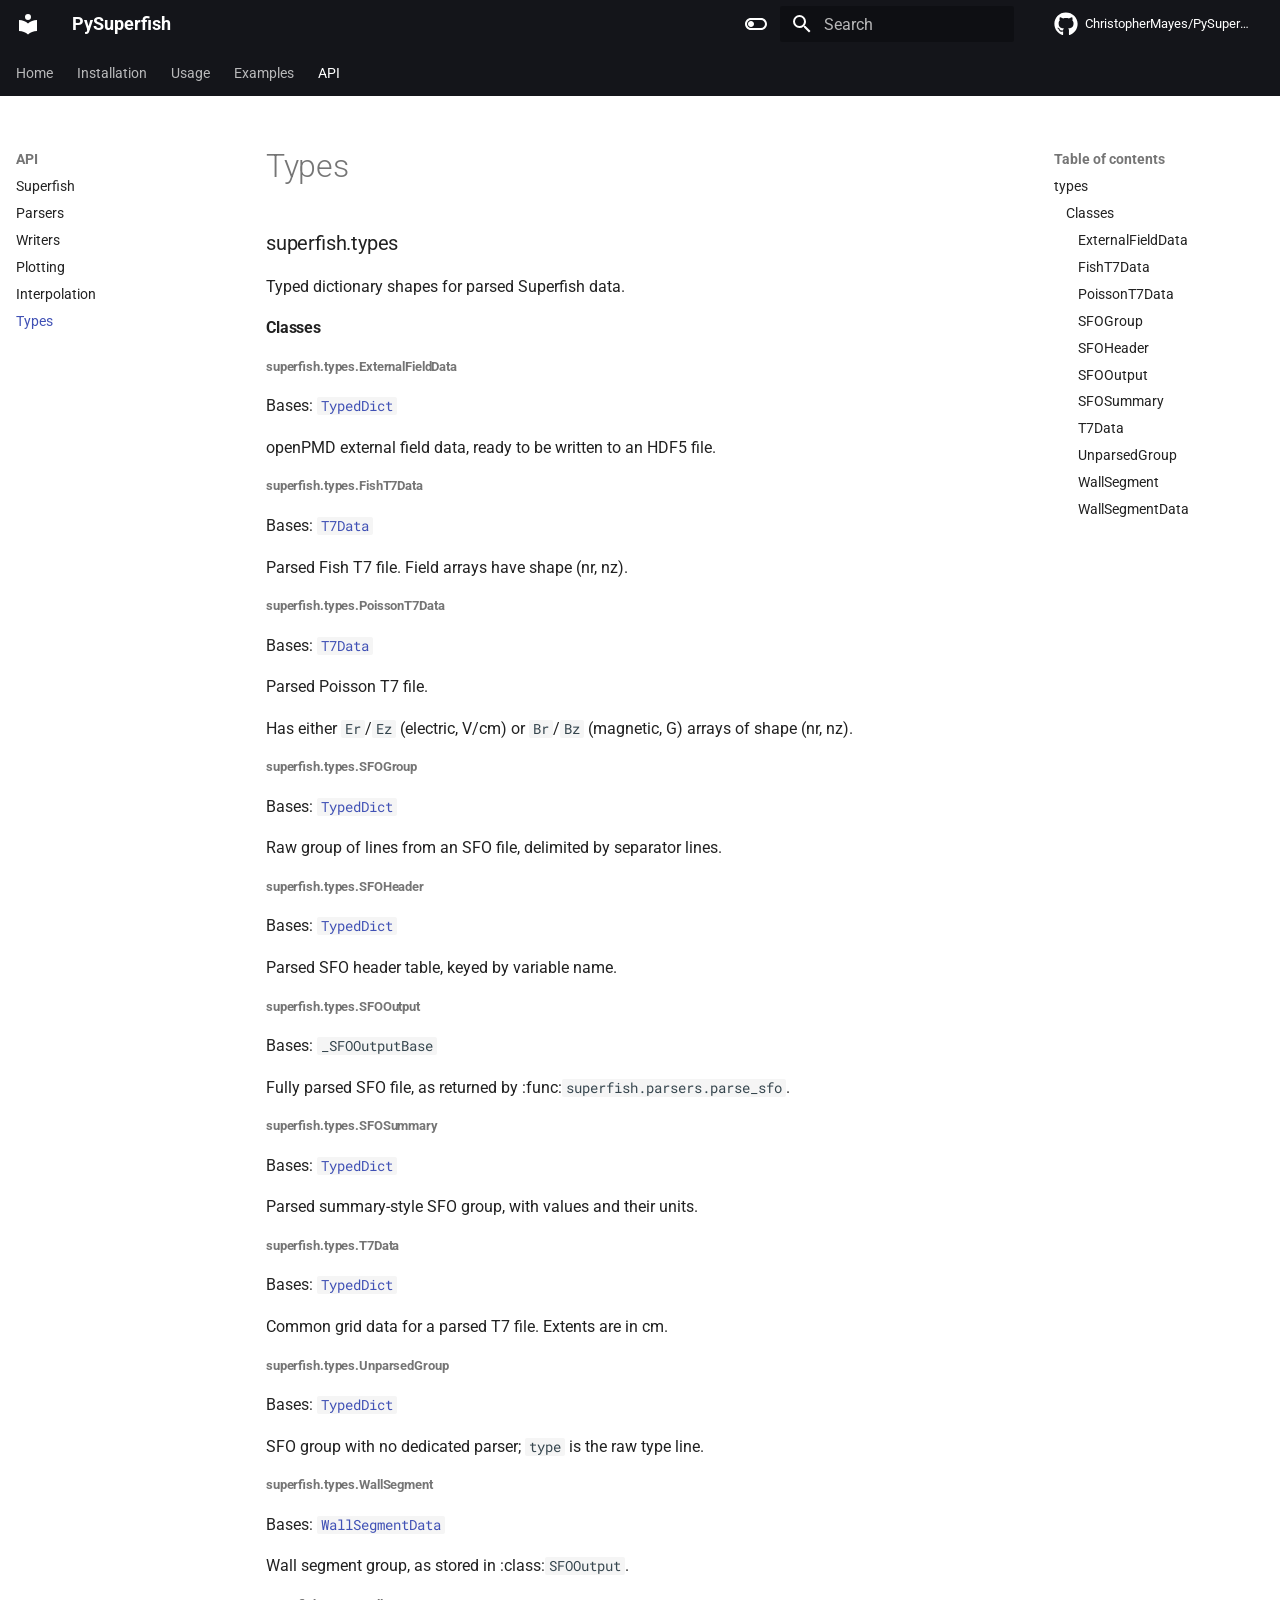
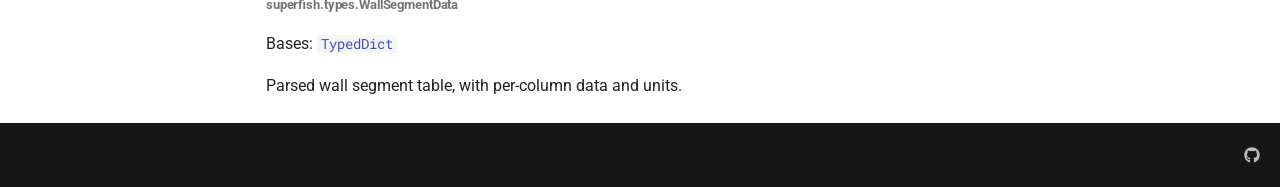
<file: api/types/index.html>
<!doctype html>
<html lang="en" class="no-js">
  <head>
    
      <meta charset="utf-8">
      <meta name="viewport" content="width=device-width,initial-scale=1">
      
      
      
      
        <link rel="prev" href="../interpolate/">
      
      
      
        
      
      
      <link rel="icon" href="../../assets/images/favicon.png">
      <meta name="generator" content="mkdocs-1.6.1, mkdocs-material-9.7.7">
    
    
      
        <title>Types - PySuperfish</title>
      
    
    
      <link rel="stylesheet" href="../../assets/stylesheets/main.ec1eaa64.min.css">
      
        
        <link rel="stylesheet" href="../../assets/stylesheets/palette.ab4e12ef.min.css">
      
      


    
    
      
    
    
      
        
        
        <link rel="preconnect" href="https://fonts.gstatic.com" crossorigin>
        <link rel="stylesheet" href="https://fonts.googleapis.com/css?family=Roboto:300,300i,400,400i,700,700i%7CRoboto+Mono:400,400i,700,700i&display=fallback">
        <style>:root{--md-text-font:"Roboto";--md-code-font:"Roboto Mono"}</style>
      
    
    
      <link rel="stylesheet" href="../../assets/_mkdocstrings.css">
    
      <link rel="stylesheet" href="../../stylesheets/extra.css">
    
    <script>__md_scope=new URL("../..",location),__md_hash=e=>[...e].reduce(((e,_)=>(e<<5)-e+_.charCodeAt(0)),0),__md_get=(e,_=localStorage,t=__md_scope)=>JSON.parse(_.getItem(t.pathname+"."+e)),__md_set=(e,_,t=localStorage,a=__md_scope)=>{try{t.setItem(a.pathname+"."+e,JSON.stringify(_))}catch(e){}}</script>
    
      

    
    
  </head>
  
  
    
    
      
    
    
    
    
    <body dir="ltr" data-md-color-scheme="default" data-md-color-primary="black" data-md-color-accent="indigo">
  
    
    <input class="md-toggle" data-md-toggle="drawer" type="checkbox" id="__drawer" autocomplete="off">
    <input class="md-toggle" data-md-toggle="search" type="checkbox" id="__search" autocomplete="off">
    <label class="md-overlay" for="__drawer"></label>
    <div data-md-component="skip">
      
        
        <a href="#types" class="md-skip">
          Skip to content
        </a>
      
    </div>
    <div data-md-component="announce">
      
    </div>
    
    
      

<header class="md-header" data-md-component="header">
  <nav class="md-header__inner md-grid" aria-label="Header">
    <a href="../.." title="PySuperfish" class="md-header__button md-logo" aria-label="PySuperfish" data-md-component="logo">
      
  
  <svg xmlns="http://www.w3.org/2000/svg" viewBox="0 0 24 24"><path d="M12 8a3 3 0 0 0 3-3 3 3 0 0 0-3-3 3 3 0 0 0-3 3 3 3 0 0 0 3 3m0 3.54C9.64 9.35 6.5 8 3 8v11c3.5 0 6.64 1.35 9 3.54 2.36-2.19 5.5-3.54 9-3.54V8c-3.5 0-6.64 1.35-9 3.54"/></svg>

    </a>
    <label class="md-header__button md-icon" for="__drawer">
      
      <svg xmlns="http://www.w3.org/2000/svg" viewBox="0 0 24 24"><path d="M3 6h18v2H3zm0 5h18v2H3zm0 5h18v2H3z"/></svg>
    </label>
    <div class="md-header__title" data-md-component="header-title">
      <div class="md-header__ellipsis">
        <div class="md-header__topic">
          <span class="md-ellipsis">
            PySuperfish
          </span>
        </div>
        <div class="md-header__topic" data-md-component="header-topic">
          <span class="md-ellipsis">
            
              Types
            
          </span>
        </div>
      </div>
    </div>
    
      
        <form class="md-header__option" data-md-component="palette">
  
    
    
    
    <input class="md-option" data-md-color-media="(prefers-color-scheme: light)" data-md-color-scheme="default" data-md-color-primary="black" data-md-color-accent="indigo"  aria-label="Switch to dark mode"  type="radio" name="__palette" id="__palette_0">
    
      <label class="md-header__button md-icon" title="Switch to dark mode" for="__palette_1" hidden>
        <svg xmlns="http://www.w3.org/2000/svg" viewBox="0 0 24 24"><path d="M17 6H7c-3.31 0-6 2.69-6 6s2.69 6 6 6h10c3.31 0 6-2.69 6-6s-2.69-6-6-6m0 10H7c-2.21 0-4-1.79-4-4s1.79-4 4-4h10c2.21 0 4 1.79 4 4s-1.79 4-4 4M7 9c-1.66 0-3 1.34-3 3s1.34 3 3 3 3-1.34 3-3-1.34-3-3-3"/></svg>
      </label>
    
  
    
    
    
    <input class="md-option" data-md-color-media="(prefers-color-scheme: dark)" data-md-color-scheme="slate" data-md-color-primary="black" data-md-color-accent="indigo"  aria-label="Switch to light mode"  type="radio" name="__palette" id="__palette_1">
    
      <label class="md-header__button md-icon" title="Switch to light mode" for="__palette_0" hidden>
        <svg xmlns="http://www.w3.org/2000/svg" viewBox="0 0 24 24"><path d="M17 7H7a5 5 0 0 0-5 5 5 5 0 0 0 5 5h10a5 5 0 0 0 5-5 5 5 0 0 0-5-5m0 8a3 3 0 0 1-3-3 3 3 0 0 1 3-3 3 3 0 0 1 3 3 3 3 0 0 1-3 3"/></svg>
      </label>
    
  
</form>
      
    
    
      <script>var palette=__md_get("__palette");if(palette&&palette.color){if("(prefers-color-scheme)"===palette.color.media){var media=matchMedia("(prefers-color-scheme: light)"),input=document.querySelector(media.matches?"[data-md-color-media='(prefers-color-scheme: light)']":"[data-md-color-media='(prefers-color-scheme: dark)']");palette.color.media=input.getAttribute("data-md-color-media"),palette.color.scheme=input.getAttribute("data-md-color-scheme"),palette.color.primary=input.getAttribute("data-md-color-primary"),palette.color.accent=input.getAttribute("data-md-color-accent")}for(var[key,value]of Object.entries(palette.color))document.body.setAttribute("data-md-color-"+key,value)}</script>
    
    
    
      
      
        <label class="md-header__button md-icon" for="__search">
          
          <svg xmlns="http://www.w3.org/2000/svg" viewBox="0 0 24 24"><path d="M9.5 3A6.5 6.5 0 0 1 16 9.5c0 1.61-.59 3.09-1.56 4.23l.27.27h.79l5 5-1.5 1.5-5-5v-.79l-.27-.27A6.52 6.52 0 0 1 9.5 16 6.5 6.5 0 0 1 3 9.5 6.5 6.5 0 0 1 9.5 3m0 2C7 5 5 7 5 9.5S7 14 9.5 14 14 12 14 9.5 12 5 9.5 5"/></svg>
        </label>
        <div class="md-search" data-md-component="search" role="dialog">
  <label class="md-search__overlay" for="__search"></label>
  <div class="md-search__inner" role="search">
    <form class="md-search__form" name="search">
      <input type="text" class="md-search__input" name="query" aria-label="Search" placeholder="Search" autocapitalize="off" autocorrect="off" autocomplete="off" spellcheck="false" data-md-component="search-query" required>
      <label class="md-search__icon md-icon" for="__search">
        
        <svg xmlns="http://www.w3.org/2000/svg" viewBox="0 0 24 24"><path d="M9.5 3A6.5 6.5 0 0 1 16 9.5c0 1.61-.59 3.09-1.56 4.23l.27.27h.79l5 5-1.5 1.5-5-5v-.79l-.27-.27A6.52 6.52 0 0 1 9.5 16 6.5 6.5 0 0 1 3 9.5 6.5 6.5 0 0 1 9.5 3m0 2C7 5 5 7 5 9.5S7 14 9.5 14 14 12 14 9.5 12 5 9.5 5"/></svg>
        
        <svg xmlns="http://www.w3.org/2000/svg" viewBox="0 0 24 24"><path d="M20 11v2H8l5.5 5.5-1.42 1.42L4.16 12l7.92-7.92L13.5 5.5 8 11z"/></svg>
      </label>
      <nav class="md-search__options" aria-label="Search">
        
        <button type="reset" class="md-search__icon md-icon" title="Clear" aria-label="Clear" tabindex="-1">
          
          <svg xmlns="http://www.w3.org/2000/svg" viewBox="0 0 24 24"><path d="M19 6.41 17.59 5 12 10.59 6.41 5 5 6.41 10.59 12 5 17.59 6.41 19 12 13.41 17.59 19 19 17.59 13.41 12z"/></svg>
        </button>
      </nav>
      
    </form>
    <div class="md-search__output">
      <div class="md-search__scrollwrap" tabindex="0" data-md-scrollfix>
        <div class="md-search-result" data-md-component="search-result">
          <div class="md-search-result__meta">
            Initializing search
          </div>
          <ol class="md-search-result__list" role="presentation"></ol>
        </div>
      </div>
    </div>
  </div>
</div>
      
    
    
      <div class="md-header__source">
        <a href="https://github.com/ChristopherMayes/PySuperfish" title="Go to repository" class="md-source" data-md-component="source">
  <div class="md-source__icon md-icon">
    
    <svg xmlns="http://www.w3.org/2000/svg" viewBox="0 0 512 512"><!--! Font Awesome Free 7.1.0 by @fontawesome - https://fontawesome.com License - https://fontawesome.com/license/free (Icons: CC BY 4.0, Fonts: SIL OFL 1.1, Code: MIT License) Copyright 2025 Fonticons, Inc.--><path d="M173.9 397.4c0 2-2.3 3.6-5.2 3.6-3.3.3-5.6-1.3-5.6-3.6 0-2 2.3-3.6 5.2-3.6 3-.3 5.6 1.3 5.6 3.6m-31.1-4.5c-.7 2 1.3 4.3 4.3 4.9 2.6 1 5.6 0 6.2-2s-1.3-4.3-4.3-5.2c-2.6-.7-5.5.3-6.2 2.3m44.2-1.7c-2.9.7-4.9 2.6-4.6 4.9.3 2 2.9 3.3 5.9 2.6 2.9-.7 4.9-2.6 4.6-4.6-.3-1.9-3-3.2-5.9-2.9M252.8 8C114.1 8 8 113.3 8 252c0 110.9 69.8 205.8 169.5 239.2 12.8 2.3 17.3-5.6 17.3-12.1 0-6.2-.3-40.4-.3-61.4 0 0-70 15-84.7-29.8 0 0-11.4-29.1-27.8-36.6 0 0-22.9-15.7 1.6-15.4 0 0 24.9 2 38.6 25.8 21.9 38.6 58.6 27.5 72.9 20.9 2.3-16 8.8-27.1 16-33.7-55.9-6.2-112.3-14.3-112.3-110.5 0-27.5 7.6-41.3 23.6-58.9-2.6-6.5-11.1-33.3 2.6-67.9 20.9-6.5 69 27 69 27 20-5.6 41.5-8.5 62.8-8.5s42.8 2.9 62.8 8.5c0 0 48.1-33.6 69-27 13.7 34.7 5.2 61.4 2.6 67.9 16 17.7 25.8 31.5 25.8 58.9 0 96.5-58.9 104.2-114.8 110.5 9.2 7.9 17 22.9 17 46.4 0 33.7-.3 75.4-.3 83.6 0 6.5 4.6 14.4 17.3 12.1C436.2 457.8 504 362.9 504 252 504 113.3 391.5 8 252.8 8M105.2 352.9c-1.3 1-1 3.3.7 5.2 1.6 1.6 3.9 2.3 5.2 1 1.3-1 1-3.3-.7-5.2-1.6-1.6-3.9-2.3-5.2-1m-10.8-8.1c-.7 1.3.3 2.9 2.3 3.9 1.6 1 3.6.7 4.3-.7.7-1.3-.3-2.9-2.3-3.9-2-.6-3.6-.3-4.3.7m32.4 35.6c-1.6 1.3-1 4.3 1.3 6.2 2.3 2.3 5.2 2.6 6.5 1 1.3-1.3.7-4.3-1.3-6.2-2.2-2.3-5.2-2.6-6.5-1m-11.4-14.7c-1.6 1-1.6 3.6 0 5.9s4.3 3.3 5.6 2.3c1.6-1.3 1.6-3.9 0-6.2-1.4-2.3-4-3.3-5.6-2"/></svg>
  </div>
  <div class="md-source__repository">
    ChristopherMayes/PySuperfish
  </div>
</a>
      </div>
    
  </nav>
  
</header>
    
    <div class="md-container" data-md-component="container">
      
      
        
          
            
<nav class="md-tabs" aria-label="Tabs" data-md-component="tabs">
  <div class="md-grid">
    <ul class="md-tabs__list">
      
        
  
  
  
  
    <li class="md-tabs__item">
      <a href="../.." class="md-tabs__link">
        
  
  
    
  
  Home

      </a>
    </li>
  

      
        
  
  
  
  
    <li class="md-tabs__item">
      <a href="../../installation/" class="md-tabs__link">
        
  
  
    
  
  Installation

      </a>
    </li>
  

      
        
  
  
  
  
    <li class="md-tabs__item">
      <a href="../../usage/" class="md-tabs__link">
        
  
  
    
  
  Usage

      </a>
    </li>
  

      
        
  
  
  
  
    
    
      <li class="md-tabs__item">
        <a href="../../examples/superfish_basic_example/" class="md-tabs__link">
          
  
  
    
  
  Examples

        </a>
      </li>
    
  

      
        
  
  
  
    
  
  
    
    
      <li class="md-tabs__item md-tabs__item--active">
        <a href="../superfish/" class="md-tabs__link">
          
  
  
    
  
  API

        </a>
      </li>
    
  

      
    </ul>
  </div>
</nav>
          
        
      
      <main class="md-main" data-md-component="main">
        <div class="md-main__inner md-grid">
          
            
              
              <div class="md-sidebar md-sidebar--primary" data-md-component="sidebar" data-md-type="navigation" >
                <div class="md-sidebar__scrollwrap">
                  <div class="md-sidebar__inner">
                    


  


<nav class="md-nav md-nav--primary md-nav--lifted" aria-label="Navigation" data-md-level="0">
  <label class="md-nav__title" for="__drawer">
    <a href="../.." title="PySuperfish" class="md-nav__button md-logo" aria-label="PySuperfish" data-md-component="logo">
      
  
  <svg xmlns="http://www.w3.org/2000/svg" viewBox="0 0 24 24"><path d="M12 8a3 3 0 0 0 3-3 3 3 0 0 0-3-3 3 3 0 0 0-3 3 3 3 0 0 0 3 3m0 3.54C9.64 9.35 6.5 8 3 8v11c3.5 0 6.64 1.35 9 3.54 2.36-2.19 5.5-3.54 9-3.54V8c-3.5 0-6.64 1.35-9 3.54"/></svg>

    </a>
    PySuperfish
  </label>
  
    <div class="md-nav__source">
      <a href="https://github.com/ChristopherMayes/PySuperfish" title="Go to repository" class="md-source" data-md-component="source">
  <div class="md-source__icon md-icon">
    
    <svg xmlns="http://www.w3.org/2000/svg" viewBox="0 0 512 512"><!--! Font Awesome Free 7.1.0 by @fontawesome - https://fontawesome.com License - https://fontawesome.com/license/free (Icons: CC BY 4.0, Fonts: SIL OFL 1.1, Code: MIT License) Copyright 2025 Fonticons, Inc.--><path d="M173.9 397.4c0 2-2.3 3.6-5.2 3.6-3.3.3-5.6-1.3-5.6-3.6 0-2 2.3-3.6 5.2-3.6 3-.3 5.6 1.3 5.6 3.6m-31.1-4.5c-.7 2 1.3 4.3 4.3 4.9 2.6 1 5.6 0 6.2-2s-1.3-4.3-4.3-5.2c-2.6-.7-5.5.3-6.2 2.3m44.2-1.7c-2.9.7-4.9 2.6-4.6 4.9.3 2 2.9 3.3 5.9 2.6 2.9-.7 4.9-2.6 4.6-4.6-.3-1.9-3-3.2-5.9-2.9M252.8 8C114.1 8 8 113.3 8 252c0 110.9 69.8 205.8 169.5 239.2 12.8 2.3 17.3-5.6 17.3-12.1 0-6.2-.3-40.4-.3-61.4 0 0-70 15-84.7-29.8 0 0-11.4-29.1-27.8-36.6 0 0-22.9-15.7 1.6-15.4 0 0 24.9 2 38.6 25.8 21.9 38.6 58.6 27.5 72.9 20.9 2.3-16 8.8-27.1 16-33.7-55.9-6.2-112.3-14.3-112.3-110.5 0-27.5 7.6-41.3 23.6-58.9-2.6-6.5-11.1-33.3 2.6-67.9 20.9-6.5 69 27 69 27 20-5.6 41.5-8.5 62.8-8.5s42.8 2.9 62.8 8.5c0 0 48.1-33.6 69-27 13.7 34.7 5.2 61.4 2.6 67.9 16 17.7 25.8 31.5 25.8 58.9 0 96.5-58.9 104.2-114.8 110.5 9.2 7.9 17 22.9 17 46.4 0 33.7-.3 75.4-.3 83.6 0 6.5 4.6 14.4 17.3 12.1C436.2 457.8 504 362.9 504 252 504 113.3 391.5 8 252.8 8M105.2 352.9c-1.3 1-1 3.3.7 5.2 1.6 1.6 3.9 2.3 5.2 1 1.3-1 1-3.3-.7-5.2-1.6-1.6-3.9-2.3-5.2-1m-10.8-8.1c-.7 1.3.3 2.9 2.3 3.9 1.6 1 3.6.7 4.3-.7.7-1.3-.3-2.9-2.3-3.9-2-.6-3.6-.3-4.3.7m32.4 35.6c-1.6 1.3-1 4.3 1.3 6.2 2.3 2.3 5.2 2.6 6.5 1 1.3-1.3.7-4.3-1.3-6.2-2.2-2.3-5.2-2.6-6.5-1m-11.4-14.7c-1.6 1-1.6 3.6 0 5.9s4.3 3.3 5.6 2.3c1.6-1.3 1.6-3.9 0-6.2-1.4-2.3-4-3.3-5.6-2"/></svg>
  </div>
  <div class="md-source__repository">
    ChristopherMayes/PySuperfish
  </div>
</a>
    </div>
  
  <ul class="md-nav__list" data-md-scrollfix>
    
      
      
  
  
  
  
    <li class="md-nav__item">
      <a href="../.." class="md-nav__link">
        
  
  
  <span class="md-ellipsis">
    
  
    Home
  

    
  </span>
  
  

      </a>
    </li>
  

    
      
      
  
  
  
  
    <li class="md-nav__item">
      <a href="../../installation/" class="md-nav__link">
        
  
  
  <span class="md-ellipsis">
    
  
    Installation
  

    
  </span>
  
  

      </a>
    </li>
  

    
      
      
  
  
  
  
    <li class="md-nav__item">
      <a href="../../usage/" class="md-nav__link">
        
  
  
  <span class="md-ellipsis">
    
  
    Usage
  

    
  </span>
  
  

      </a>
    </li>
  

    
      
      
  
  
  
  
    
    
      
        
      
        
      
    
    
    
      
      
    
    
    <li class="md-nav__item md-nav__item--nested">
      
        
        
        <input class="md-nav__toggle md-toggle " type="checkbox" id="__nav_4" >
        
          
          <label class="md-nav__link" for="__nav_4" id="__nav_4_label" tabindex="0">
            
  
  
  <span class="md-ellipsis">
    
  
    Examples
  

    
  </span>
  
  

            <span class="md-nav__icon md-icon"></span>
          </label>
        
        <nav class="md-nav" data-md-level="1" aria-labelledby="__nav_4_label" aria-expanded="false">
          <label class="md-nav__title" for="__nav_4">
            <span class="md-nav__icon md-icon"></span>
            
  
    Examples
  

          </label>
          <ul class="md-nav__list" data-md-scrollfix>
            
              
                
  
  
  
  
    <li class="md-nav__item">
      <a href="../../examples/superfish_basic_example/" class="md-nav__link">
        
  
  
  <span class="md-ellipsis">
    
  
    pySuperfish Fish Example
  

    
  </span>
  
  

      </a>
    </li>
  

              
            
              
                
  
  
  
  
    <li class="md-nav__item">
      <a href="../../examples/poisson_example/" class="md-nav__link">
        
  
  
  <span class="md-ellipsis">
    
  
    pySuperfish Poisson example
  

    
  </span>
  
  

      </a>
    </li>
  

              
            
          </ul>
        </nav>
      
    </li>
  

    
      
      
  
  
    
  
  
  
    
    
      
        
      
        
      
        
      
        
      
        
      
        
      
    
    
    
      
        
        
      
      
    
    
    <li class="md-nav__item md-nav__item--active md-nav__item--section md-nav__item--nested">
      
        
        
        <input class="md-nav__toggle md-toggle " type="checkbox" id="__nav_5" checked>
        
          
          <label class="md-nav__link" for="__nav_5" id="__nav_5_label" tabindex="">
            
  
  
  <span class="md-ellipsis">
    
  
    API
  

    
  </span>
  
  

            <span class="md-nav__icon md-icon"></span>
          </label>
        
        <nav class="md-nav" data-md-level="1" aria-labelledby="__nav_5_label" aria-expanded="true">
          <label class="md-nav__title" for="__nav_5">
            <span class="md-nav__icon md-icon"></span>
            
  
    API
  

          </label>
          <ul class="md-nav__list" data-md-scrollfix>
            
              
                
  
  
  
  
    <li class="md-nav__item">
      <a href="../superfish/" class="md-nav__link">
        
  
  
  <span class="md-ellipsis">
    
  
    Superfish
  

    
  </span>
  
  

      </a>
    </li>
  

              
            
              
                
  
  
  
  
    <li class="md-nav__item">
      <a href="../parsers/" class="md-nav__link">
        
  
  
  <span class="md-ellipsis">
    
  
    Parsers
  

    
  </span>
  
  

      </a>
    </li>
  

              
            
              
                
  
  
  
  
    <li class="md-nav__item">
      <a href="../writers/" class="md-nav__link">
        
  
  
  <span class="md-ellipsis">
    
  
    Writers
  

    
  </span>
  
  

      </a>
    </li>
  

              
            
              
                
  
  
  
  
    <li class="md-nav__item">
      <a href="../plot/" class="md-nav__link">
        
  
  
  <span class="md-ellipsis">
    
  
    Plotting
  

    
  </span>
  
  

      </a>
    </li>
  

              
            
              
                
  
  
  
  
    <li class="md-nav__item">
      <a href="../interpolate/" class="md-nav__link">
        
  
  
  <span class="md-ellipsis">
    
  
    Interpolation
  

    
  </span>
  
  

      </a>
    </li>
  

              
            
              
                
  
  
    
  
  
  
    <li class="md-nav__item md-nav__item--active">
      
      <input class="md-nav__toggle md-toggle" type="checkbox" id="__toc">
      
      
        
      
      
        <label class="md-nav__link md-nav__link--active" for="__toc">
          
  
  
  <span class="md-ellipsis">
    
  
    Types
  

    
  </span>
  
  

          <span class="md-nav__icon md-icon"></span>
        </label>
      
      <a href="./" class="md-nav__link md-nav__link--active">
        
  
  
  <span class="md-ellipsis">
    
  
    Types
  

    
  </span>
  
  

      </a>
      
        

<nav class="md-nav md-nav--secondary" aria-label="Table of contents">
  
  
  
    
  
  
    <label class="md-nav__title" for="__toc">
      <span class="md-nav__icon md-icon"></span>
      Table of contents
    </label>
    <ul class="md-nav__list" data-md-component="toc" data-md-scrollfix>
      
        <li class="md-nav__item">
  <a href="#superfish.types" class="md-nav__link">
    <span class="md-ellipsis">
      
        types
      
    </span>
  </a>
  
    <nav class="md-nav" aria-label="types">
      <ul class="md-nav__list">
        
          <li class="md-nav__item">
  <a href="#superfish.types-classes" class="md-nav__link">
    <span class="md-ellipsis">
      
        Classes
      
    </span>
  </a>
  
    <nav class="md-nav" aria-label="Classes">
      <ul class="md-nav__list">
        
          <li class="md-nav__item">
  <a href="#superfish.types.ExternalFieldData" class="md-nav__link">
    <span class="md-ellipsis">
      
        ExternalFieldData
      
    </span>
  </a>
  
</li>
        
          <li class="md-nav__item">
  <a href="#superfish.types.FishT7Data" class="md-nav__link">
    <span class="md-ellipsis">
      
        FishT7Data
      
    </span>
  </a>
  
</li>
        
          <li class="md-nav__item">
  <a href="#superfish.types.PoissonT7Data" class="md-nav__link">
    <span class="md-ellipsis">
      
        PoissonT7Data
      
    </span>
  </a>
  
</li>
        
          <li class="md-nav__item">
  <a href="#superfish.types.SFOGroup" class="md-nav__link">
    <span class="md-ellipsis">
      
        SFOGroup
      
    </span>
  </a>
  
</li>
        
          <li class="md-nav__item">
  <a href="#superfish.types.SFOHeader" class="md-nav__link">
    <span class="md-ellipsis">
      
        SFOHeader
      
    </span>
  </a>
  
</li>
        
          <li class="md-nav__item">
  <a href="#superfish.types.SFOOutput" class="md-nav__link">
    <span class="md-ellipsis">
      
        SFOOutput
      
    </span>
  </a>
  
</li>
        
          <li class="md-nav__item">
  <a href="#superfish.types.SFOSummary" class="md-nav__link">
    <span class="md-ellipsis">
      
        SFOSummary
      
    </span>
  </a>
  
</li>
        
          <li class="md-nav__item">
  <a href="#superfish.types.T7Data" class="md-nav__link">
    <span class="md-ellipsis">
      
        T7Data
      
    </span>
  </a>
  
</li>
        
          <li class="md-nav__item">
  <a href="#superfish.types.UnparsedGroup" class="md-nav__link">
    <span class="md-ellipsis">
      
        UnparsedGroup
      
    </span>
  </a>
  
</li>
        
          <li class="md-nav__item">
  <a href="#superfish.types.WallSegment" class="md-nav__link">
    <span class="md-ellipsis">
      
        WallSegment
      
    </span>
  </a>
  
</li>
        
          <li class="md-nav__item">
  <a href="#superfish.types.WallSegmentData" class="md-nav__link">
    <span class="md-ellipsis">
      
        WallSegmentData
      
    </span>
  </a>
  
</li>
        
      </ul>
    </nav>
  
</li>
        
      </ul>
    </nav>
  
</li>
      
    </ul>
  
</nav>
      
    </li>
  

              
            
          </ul>
        </nav>
      
    </li>
  

    
  </ul>
</nav>
                  </div>
                </div>
              </div>
            
            
              
              <div class="md-sidebar md-sidebar--secondary" data-md-component="sidebar" data-md-type="toc" >
                <div class="md-sidebar__scrollwrap">
                  <div class="md-sidebar__inner">
                    

<nav class="md-nav md-nav--secondary" aria-label="Table of contents">
  
  
  
    
  
  
    <label class="md-nav__title" for="__toc">
      <span class="md-nav__icon md-icon"></span>
      Table of contents
    </label>
    <ul class="md-nav__list" data-md-component="toc" data-md-scrollfix>
      
        <li class="md-nav__item">
  <a href="#superfish.types" class="md-nav__link">
    <span class="md-ellipsis">
      
        types
      
    </span>
  </a>
  
    <nav class="md-nav" aria-label="types">
      <ul class="md-nav__list">
        
          <li class="md-nav__item">
  <a href="#superfish.types-classes" class="md-nav__link">
    <span class="md-ellipsis">
      
        Classes
      
    </span>
  </a>
  
    <nav class="md-nav" aria-label="Classes">
      <ul class="md-nav__list">
        
          <li class="md-nav__item">
  <a href="#superfish.types.ExternalFieldData" class="md-nav__link">
    <span class="md-ellipsis">
      
        ExternalFieldData
      
    </span>
  </a>
  
</li>
        
          <li class="md-nav__item">
  <a href="#superfish.types.FishT7Data" class="md-nav__link">
    <span class="md-ellipsis">
      
        FishT7Data
      
    </span>
  </a>
  
</li>
        
          <li class="md-nav__item">
  <a href="#superfish.types.PoissonT7Data" class="md-nav__link">
    <span class="md-ellipsis">
      
        PoissonT7Data
      
    </span>
  </a>
  
</li>
        
          <li class="md-nav__item">
  <a href="#superfish.types.SFOGroup" class="md-nav__link">
    <span class="md-ellipsis">
      
        SFOGroup
      
    </span>
  </a>
  
</li>
        
          <li class="md-nav__item">
  <a href="#superfish.types.SFOHeader" class="md-nav__link">
    <span class="md-ellipsis">
      
        SFOHeader
      
    </span>
  </a>
  
</li>
        
          <li class="md-nav__item">
  <a href="#superfish.types.SFOOutput" class="md-nav__link">
    <span class="md-ellipsis">
      
        SFOOutput
      
    </span>
  </a>
  
</li>
        
          <li class="md-nav__item">
  <a href="#superfish.types.SFOSummary" class="md-nav__link">
    <span class="md-ellipsis">
      
        SFOSummary
      
    </span>
  </a>
  
</li>
        
          <li class="md-nav__item">
  <a href="#superfish.types.T7Data" class="md-nav__link">
    <span class="md-ellipsis">
      
        T7Data
      
    </span>
  </a>
  
</li>
        
          <li class="md-nav__item">
  <a href="#superfish.types.UnparsedGroup" class="md-nav__link">
    <span class="md-ellipsis">
      
        UnparsedGroup
      
    </span>
  </a>
  
</li>
        
          <li class="md-nav__item">
  <a href="#superfish.types.WallSegment" class="md-nav__link">
    <span class="md-ellipsis">
      
        WallSegment
      
    </span>
  </a>
  
</li>
        
          <li class="md-nav__item">
  <a href="#superfish.types.WallSegmentData" class="md-nav__link">
    <span class="md-ellipsis">
      
        WallSegmentData
      
    </span>
  </a>
  
</li>
        
      </ul>
    </nav>
  
</li>
        
      </ul>
    </nav>
  
</li>
      
    </ul>
  
</nav>
                  </div>
                </div>
              </div>
            
          
          
            <div class="md-content" data-md-component="content">
              
              <article class="md-content__inner md-typeset">
                
                  


  
  


<h1 id="types">Types</h1>


<div class="doc doc-object doc-module">



<h3 id="superfish.types" class="doc doc-heading">
            <span class="doc doc-object-name doc-module-name">superfish.types</span>


</h3>

    <div class="doc doc-contents first">

        <p>Typed dictionary shapes for parsed Superfish data.</p>










<div class="doc doc-children">







<h4 id="superfish.types-classes">Classes</h4>

<div class="doc doc-object doc-class">



<h5 id="superfish.types.ExternalFieldData" class="doc doc-heading">
            <span class="doc doc-object-name doc-class-name">superfish.types.ExternalFieldData</span>


</h5>


    <div class="doc doc-contents ">
            <p class="doc doc-class-bases">
              Bases: <code><a class="autorefs autorefs-external" title="typing.TypedDict" href="https://docs.python.org/3/library/typing.html#typing.TypedDict">TypedDict</a></code></p>



        <p>openPMD external field data, ready to be written to an HDF5 file.</p>











<div class="doc doc-children">












  </div>

    </div>

</div>

<div class="doc doc-object doc-class">



<h5 id="superfish.types.FishT7Data" class="doc doc-heading">
            <span class="doc doc-object-name doc-class-name">superfish.types.FishT7Data</span>


</h5>


    <div class="doc doc-contents ">
            <p class="doc doc-class-bases">
              Bases: <code><a class="autorefs autorefs-internal" title="superfish.types.T7Data" href="#superfish.types.T7Data">T7Data</a></code></p>



        <p>Parsed Fish T7 file. Field arrays have shape (nr, nz).</p>











<div class="doc doc-children">












  </div>

    </div>

</div>

<div class="doc doc-object doc-class">



<h5 id="superfish.types.PoissonT7Data" class="doc doc-heading">
            <span class="doc doc-object-name doc-class-name">superfish.types.PoissonT7Data</span>


</h5>


    <div class="doc doc-contents ">
            <p class="doc doc-class-bases">
              Bases: <code><a class="autorefs autorefs-internal" title="superfish.types.T7Data" href="#superfish.types.T7Data">T7Data</a></code></p>



        <p>Parsed Poisson T7 file.</p>
<p>Has either <code>Er</code>/<code>Ez</code> (electric, V/cm) or <code>Br</code>/<code>Bz</code>
(magnetic, G) arrays of shape (nr, nz).</p>











<div class="doc doc-children">












  </div>

    </div>

</div>

<div class="doc doc-object doc-class">



<h5 id="superfish.types.SFOGroup" class="doc doc-heading">
            <span class="doc doc-object-name doc-class-name">superfish.types.SFOGroup</span>


</h5>


    <div class="doc doc-contents ">
            <p class="doc doc-class-bases">
              Bases: <code><a class="autorefs autorefs-external" title="typing.TypedDict" href="https://docs.python.org/3/library/typing.html#typing.TypedDict">TypedDict</a></code></p>



        <p>Raw group of lines from an SFO file, delimited by separator lines.</p>











<div class="doc doc-children">












  </div>

    </div>

</div>

<div class="doc doc-object doc-class">



<h5 id="superfish.types.SFOHeader" class="doc doc-heading">
            <span class="doc doc-object-name doc-class-name">superfish.types.SFOHeader</span>


</h5>


    <div class="doc doc-contents ">
            <p class="doc doc-class-bases">
              Bases: <code><a class="autorefs autorefs-external" title="typing.TypedDict" href="https://docs.python.org/3/library/typing.html#typing.TypedDict">TypedDict</a></code></p>



        <p>Parsed SFO header table, keyed by variable name.</p>











<div class="doc doc-children">












  </div>

    </div>

</div>

<div class="doc doc-object doc-class">



<h5 id="superfish.types.SFOOutput" class="doc doc-heading">
            <span class="doc doc-object-name doc-class-name">superfish.types.SFOOutput</span>


</h5>


    <div class="doc doc-contents ">
            <p class="doc doc-class-bases">
              Bases: <code><span title="superfish.types._SFOOutputBase">_SFOOutputBase</span></code></p>



        <p>Fully parsed SFO file, as returned by
:func:<code>superfish.parsers.parse_sfo</code>.</p>











<div class="doc doc-children">












  </div>

    </div>

</div>

<div class="doc doc-object doc-class">



<h5 id="superfish.types.SFOSummary" class="doc doc-heading">
            <span class="doc doc-object-name doc-class-name">superfish.types.SFOSummary</span>


</h5>


    <div class="doc doc-contents ">
            <p class="doc doc-class-bases">
              Bases: <code><a class="autorefs autorefs-external" title="typing.TypedDict" href="https://docs.python.org/3/library/typing.html#typing.TypedDict">TypedDict</a></code></p>



        <p>Parsed summary-style SFO group, with values and their units.</p>











<div class="doc doc-children">












  </div>

    </div>

</div>

<div class="doc doc-object doc-class">



<h5 id="superfish.types.T7Data" class="doc doc-heading">
            <span class="doc doc-object-name doc-class-name">superfish.types.T7Data</span>


</h5>


    <div class="doc doc-contents ">
            <p class="doc doc-class-bases">
              Bases: <code><a class="autorefs autorefs-external" title="typing.TypedDict" href="https://docs.python.org/3/library/typing.html#typing.TypedDict">TypedDict</a></code></p>



        <p>Common grid data for a parsed T7 file. Extents are in cm.</p>











<div class="doc doc-children">












  </div>

    </div>

</div>

<div class="doc doc-object doc-class">



<h5 id="superfish.types.UnparsedGroup" class="doc doc-heading">
            <span class="doc doc-object-name doc-class-name">superfish.types.UnparsedGroup</span>


</h5>


    <div class="doc doc-contents ">
            <p class="doc doc-class-bases">
              Bases: <code><a class="autorefs autorefs-external" title="typing.TypedDict" href="https://docs.python.org/3/library/typing.html#typing.TypedDict">TypedDict</a></code></p>



        <p>SFO group with no dedicated parser; <code>type</code> is the raw type line.</p>











<div class="doc doc-children">












  </div>

    </div>

</div>

<div class="doc doc-object doc-class">



<h5 id="superfish.types.WallSegment" class="doc doc-heading">
            <span class="doc doc-object-name doc-class-name">superfish.types.WallSegment</span>


</h5>


    <div class="doc doc-contents ">
            <p class="doc doc-class-bases">
              Bases: <code><a class="autorefs autorefs-internal" title="superfish.types.WallSegmentData" href="#superfish.types.WallSegmentData">WallSegmentData</a></code></p>



        <p>Wall segment group, as stored in :class:<code>SFOOutput</code>.</p>











<div class="doc doc-children">












  </div>

    </div>

</div>

<div class="doc doc-object doc-class">



<h5 id="superfish.types.WallSegmentData" class="doc doc-heading">
            <span class="doc doc-object-name doc-class-name">superfish.types.WallSegmentData</span>


</h5>


    <div class="doc doc-contents ">
            <p class="doc doc-class-bases">
              Bases: <code><a class="autorefs autorefs-external" title="typing.TypedDict" href="https://docs.python.org/3/library/typing.html#typing.TypedDict">TypedDict</a></code></p>



        <p>Parsed wall segment table, with per-column data and units.</p>











<div class="doc doc-children">












  </div>

    </div>

</div>




  </div>

    </div>

</div>












                
              </article>
            </div>
          
          
<script>var target=document.getElementById(location.hash.slice(1));target&&target.name&&(target.checked=target.name.startsWith("__tabbed_"))</script>
        </div>
        
          <button type="button" class="md-top md-icon" data-md-component="top" hidden>
  
  <svg xmlns="http://www.w3.org/2000/svg" viewBox="0 0 24 24"><path d="M13 20h-2V8l-5.5 5.5-1.42-1.42L12 4.16l7.92 7.92-1.42 1.42L13 8z"/></svg>
  Back to top
</button>
        
      </main>
      
        <footer class="md-footer">
  
  <div class="md-footer-meta md-typeset">
    <div class="md-footer-meta__inner md-grid">
      <div class="md-copyright">
  
  
</div>
      
        
<div class="md-social">
  
    
    
    
    
    <a href="https://github.com/ChristopherMayes/PySuperfish" target="_blank" rel="noopener" title="PySuperfish" class="md-social__link">
      <svg xmlns="http://www.w3.org/2000/svg" viewBox="0 0 512 512"><!--! Font Awesome Free 7.1.0 by @fontawesome - https://fontawesome.com License - https://fontawesome.com/license/free (Icons: CC BY 4.0, Fonts: SIL OFL 1.1, Code: MIT License) Copyright 2025 Fonticons, Inc.--><path d="M173.9 397.4c0 2-2.3 3.6-5.2 3.6-3.3.3-5.6-1.3-5.6-3.6 0-2 2.3-3.6 5.2-3.6 3-.3 5.6 1.3 5.6 3.6m-31.1-4.5c-.7 2 1.3 4.3 4.3 4.9 2.6 1 5.6 0 6.2-2s-1.3-4.3-4.3-5.2c-2.6-.7-5.5.3-6.2 2.3m44.2-1.7c-2.9.7-4.9 2.6-4.6 4.9.3 2 2.9 3.3 5.9 2.6 2.9-.7 4.9-2.6 4.6-4.6-.3-1.9-3-3.2-5.9-2.9M252.8 8C114.1 8 8 113.3 8 252c0 110.9 69.8 205.8 169.5 239.2 12.8 2.3 17.3-5.6 17.3-12.1 0-6.2-.3-40.4-.3-61.4 0 0-70 15-84.7-29.8 0 0-11.4-29.1-27.8-36.6 0 0-22.9-15.7 1.6-15.4 0 0 24.9 2 38.6 25.8 21.9 38.6 58.6 27.5 72.9 20.9 2.3-16 8.8-27.1 16-33.7-55.9-6.2-112.3-14.3-112.3-110.5 0-27.5 7.6-41.3 23.6-58.9-2.6-6.5-11.1-33.3 2.6-67.9 20.9-6.5 69 27 69 27 20-5.6 41.5-8.5 62.8-8.5s42.8 2.9 62.8 8.5c0 0 48.1-33.6 69-27 13.7 34.7 5.2 61.4 2.6 67.9 16 17.7 25.8 31.5 25.8 58.9 0 96.5-58.9 104.2-114.8 110.5 9.2 7.9 17 22.9 17 46.4 0 33.7-.3 75.4-.3 83.6 0 6.5 4.6 14.4 17.3 12.1C436.2 457.8 504 362.9 504 252 504 113.3 391.5 8 252.8 8M105.2 352.9c-1.3 1-1 3.3.7 5.2 1.6 1.6 3.9 2.3 5.2 1 1.3-1 1-3.3-.7-5.2-1.6-1.6-3.9-2.3-5.2-1m-10.8-8.1c-.7 1.3.3 2.9 2.3 3.9 1.6 1 3.6.7 4.3-.7.7-1.3-.3-2.9-2.3-3.9-2-.6-3.6-.3-4.3.7m32.4 35.6c-1.6 1.3-1 4.3 1.3 6.2 2.3 2.3 5.2 2.6 6.5 1 1.3-1.3.7-4.3-1.3-6.2-2.2-2.3-5.2-2.6-6.5-1m-11.4-14.7c-1.6 1-1.6 3.6 0 5.9s4.3 3.3 5.6 2.3c1.6-1.3 1.6-3.9 0-6.2-1.4-2.3-4-3.3-5.6-2"/></svg>
    </a>
  
</div>
      
    </div>
  </div>
</footer>
      
    </div>
    <div class="md-dialog" data-md-component="dialog">
      <div class="md-dialog__inner md-typeset"></div>
    </div>
    
    
    
      
      
      <script id="__config" type="application/json">{"annotate": null, "base": "../..", "features": ["navigation.top", "navigation.tabs", "navigation.indexes"], "search": "../../assets/javascripts/workers/search.2c215733.min.js", "tags": null, "translations": {"clipboard.copied": "Copied to clipboard", "clipboard.copy": "Copy to clipboard", "search.result.more.one": "1 more on this page", "search.result.more.other": "# more on this page", "search.result.none": "No matching documents", "search.result.one": "1 matching document", "search.result.other": "# matching documents", "search.result.placeholder": "Type to start searching", "search.result.term.missing": "Missing", "select.version": "Select version"}, "version": null}</script>
    
    
      <script src="../../assets/javascripts/bundle.d7400e89.min.js"></script>
      
    
  </body>
</html>
</file>
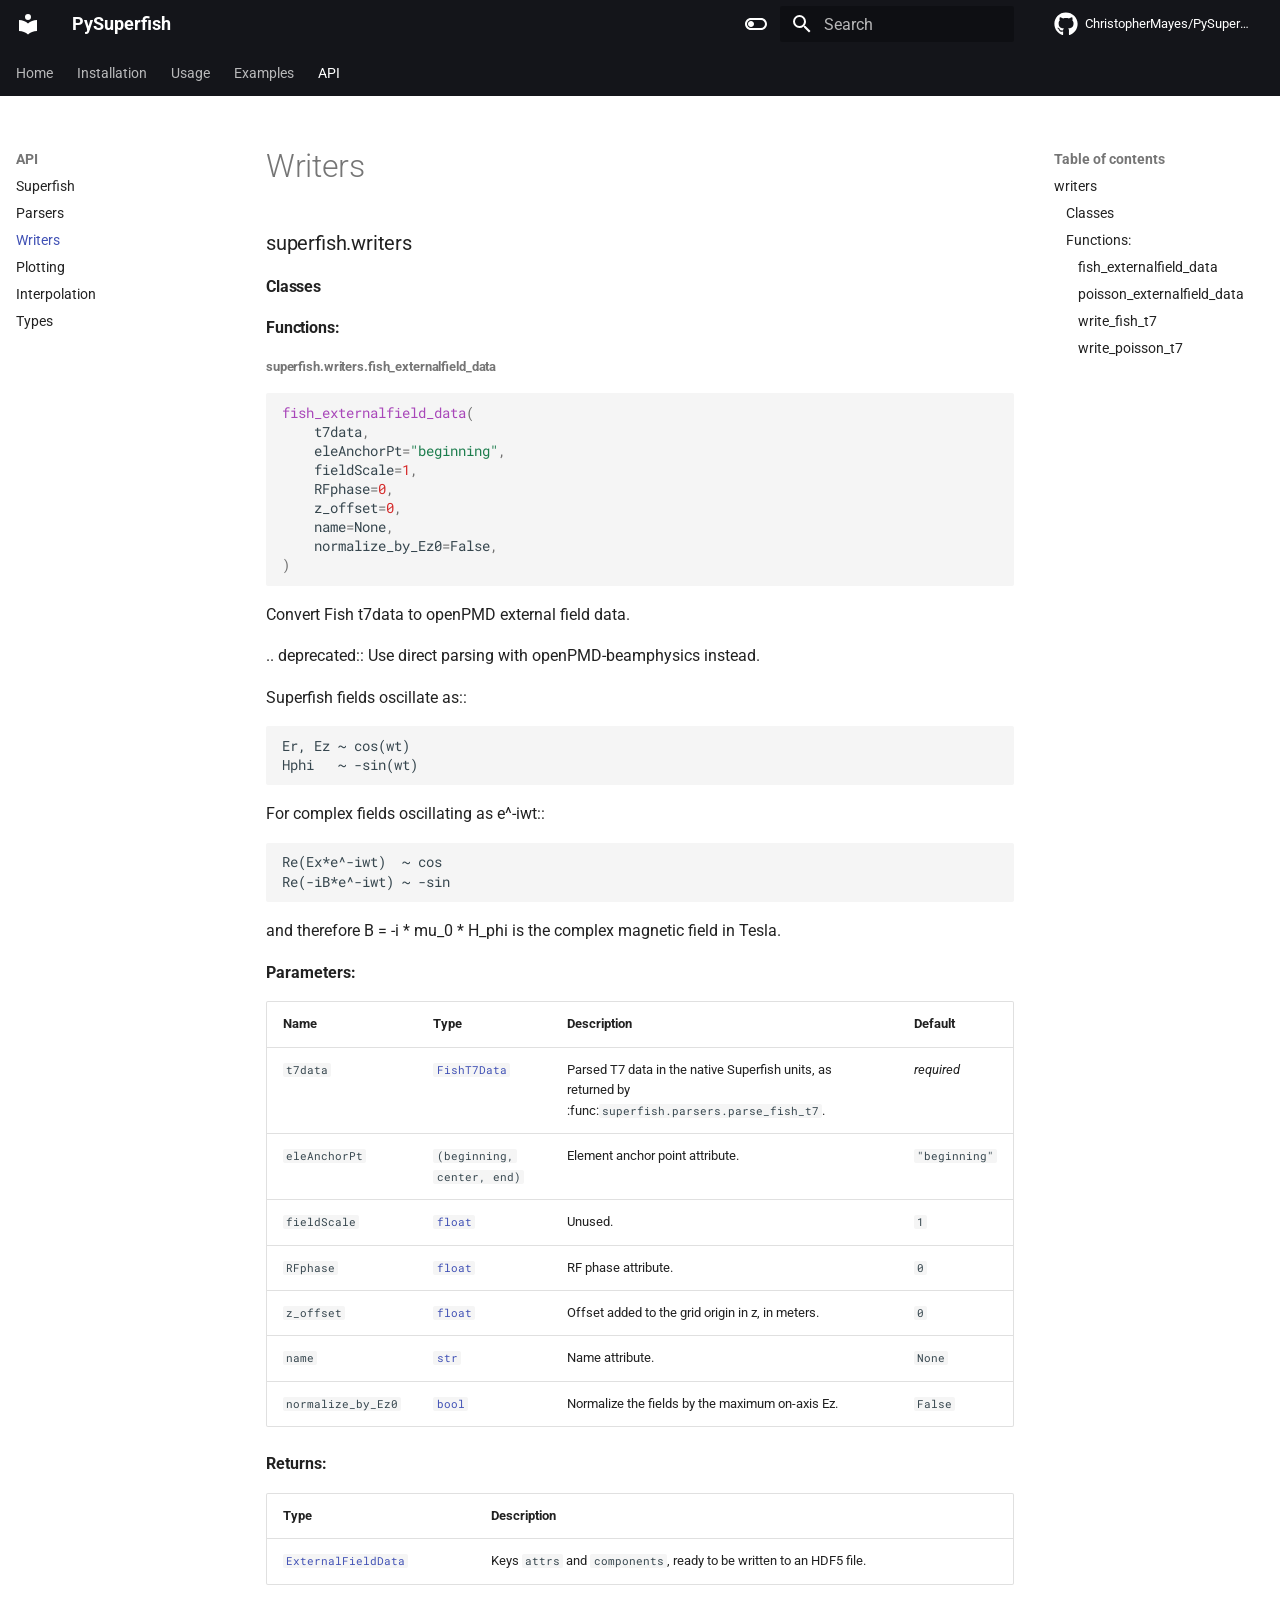
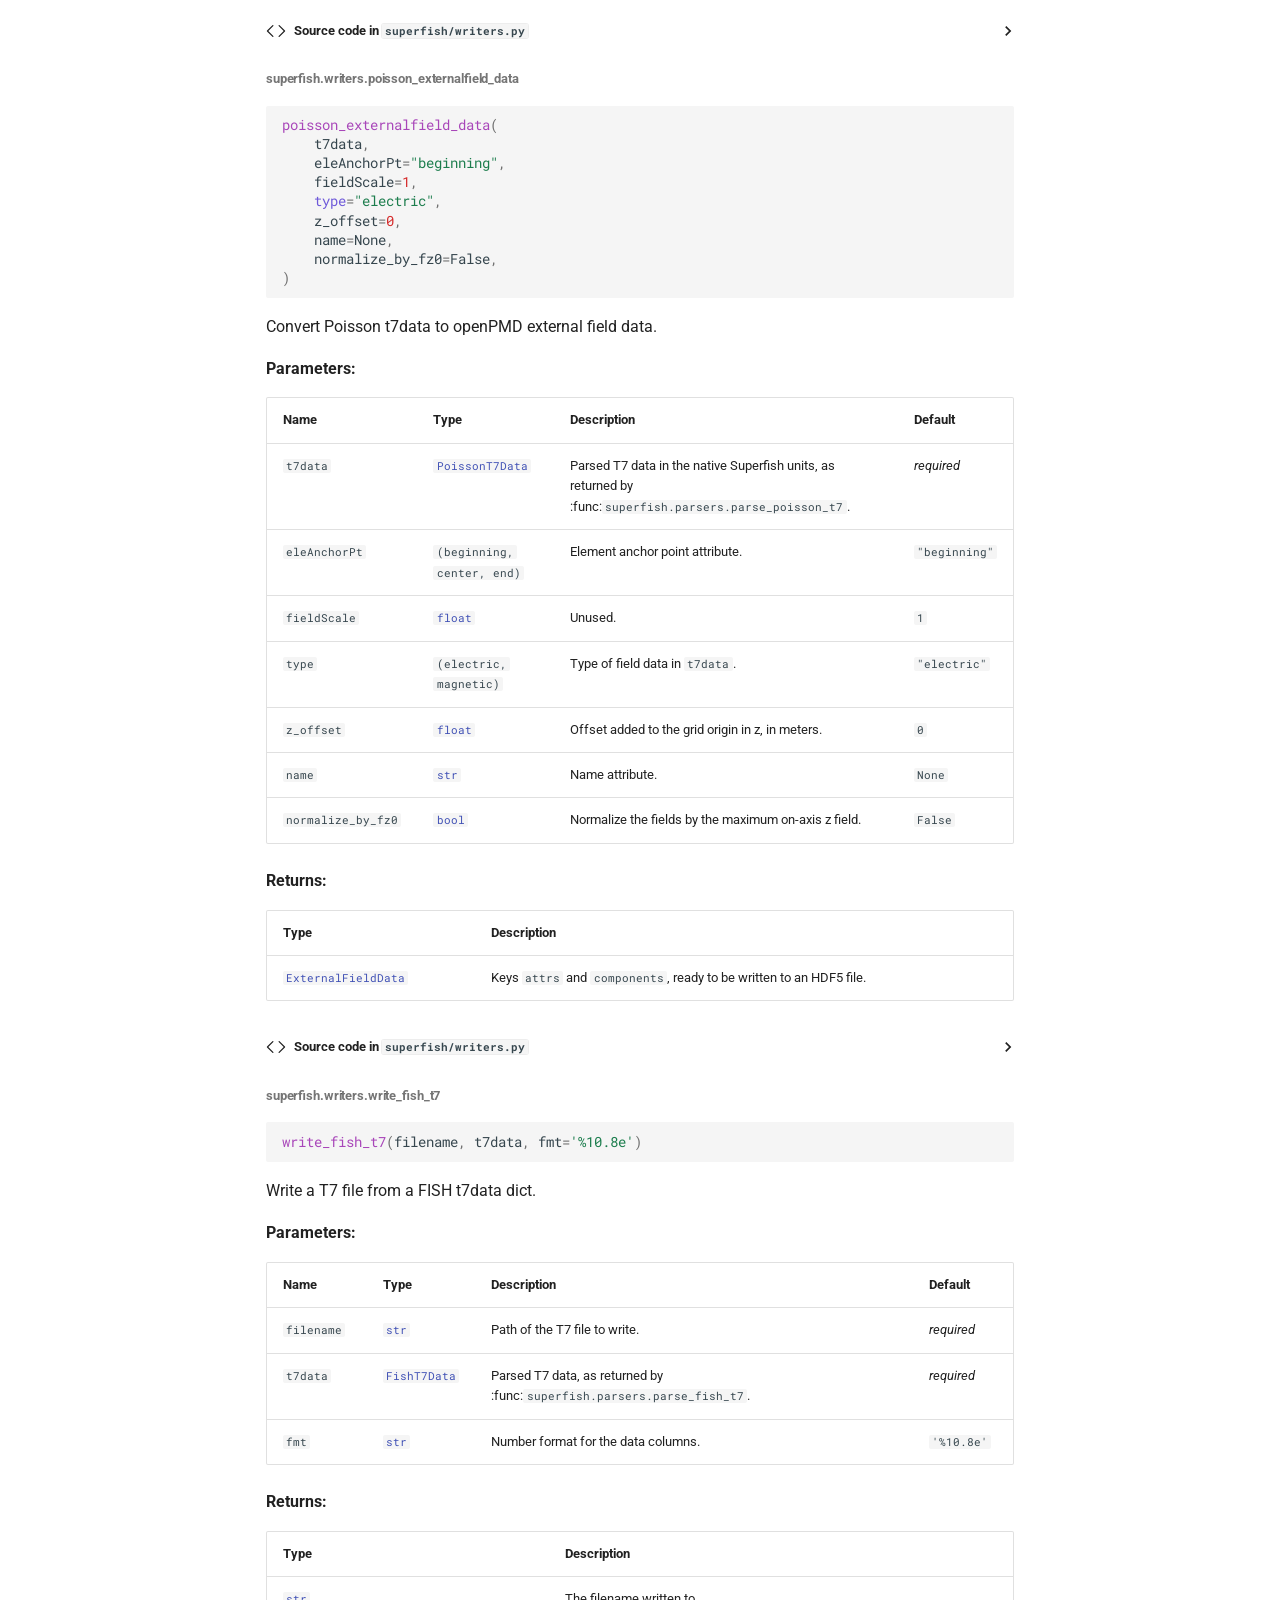
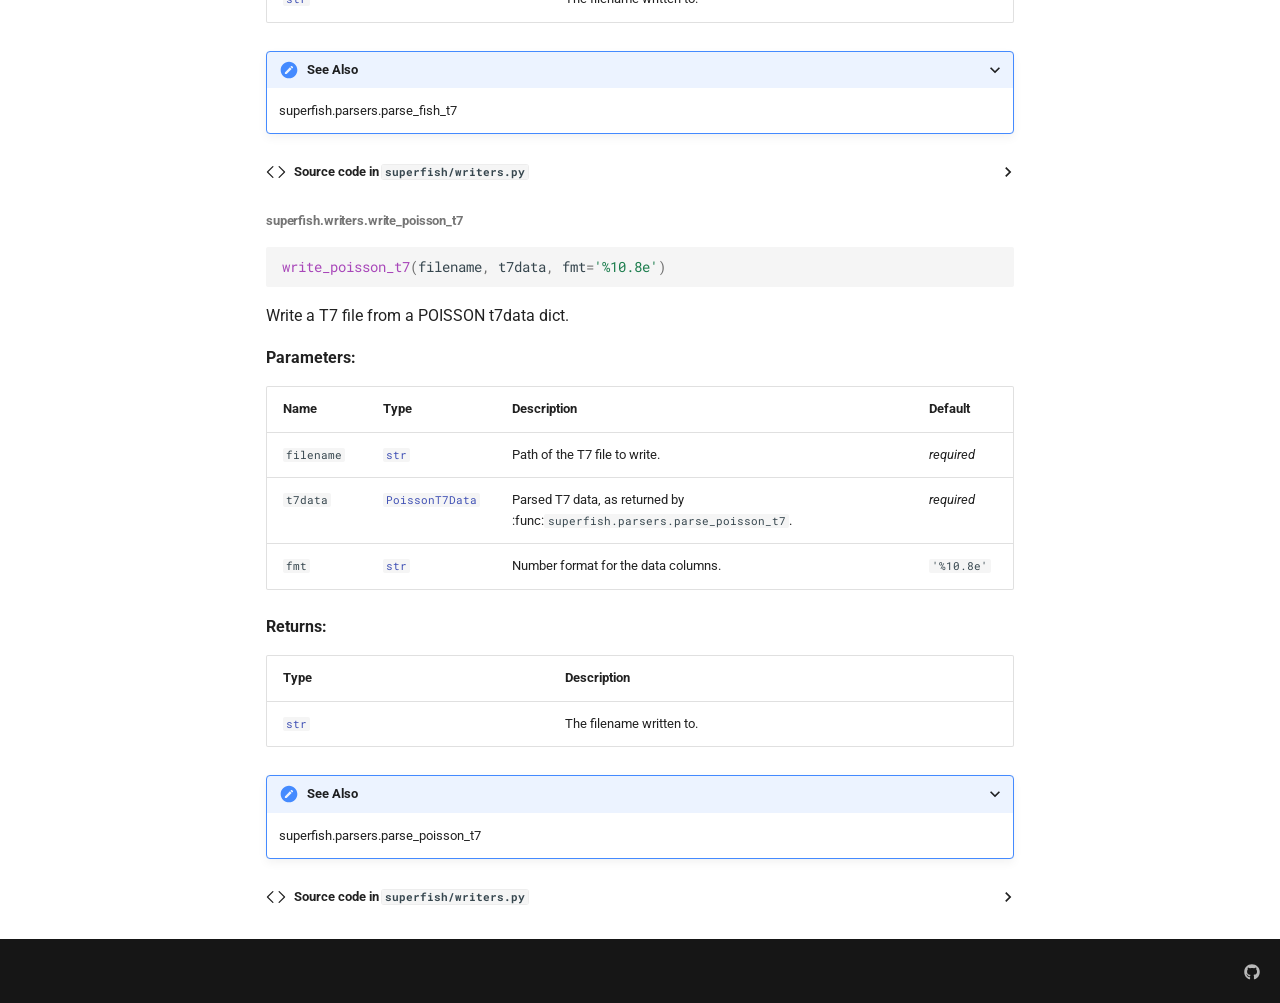
<file: api/writers/index.html>
<!doctype html>
<html lang="en" class="no-js">
  <head>
    
      <meta charset="utf-8">
      <meta name="viewport" content="width=device-width,initial-scale=1">
      
      
      
      
        <link rel="prev" href="../parsers/">
      
      
        <link rel="next" href="../plot/">
      
      
        
      
      
      <link rel="icon" href="../../assets/images/favicon.png">
      <meta name="generator" content="mkdocs-1.6.1, mkdocs-material-9.7.7">
    
    
      
        <title>Writers - PySuperfish</title>
      
    
    
      <link rel="stylesheet" href="../../assets/stylesheets/main.ec1eaa64.min.css">
      
        
        <link rel="stylesheet" href="../../assets/stylesheets/palette.ab4e12ef.min.css">
      
      


    
    
      
    
    
      
        
        
        <link rel="preconnect" href="https://fonts.gstatic.com" crossorigin>
        <link rel="stylesheet" href="https://fonts.googleapis.com/css?family=Roboto:300,300i,400,400i,700,700i%7CRoboto+Mono:400,400i,700,700i&display=fallback">
        <style>:root{--md-text-font:"Roboto";--md-code-font:"Roboto Mono"}</style>
      
    
    
      <link rel="stylesheet" href="../../assets/_mkdocstrings.css">
    
      <link rel="stylesheet" href="../../stylesheets/extra.css">
    
    <script>__md_scope=new URL("../..",location),__md_hash=e=>[...e].reduce(((e,_)=>(e<<5)-e+_.charCodeAt(0)),0),__md_get=(e,_=localStorage,t=__md_scope)=>JSON.parse(_.getItem(t.pathname+"."+e)),__md_set=(e,_,t=localStorage,a=__md_scope)=>{try{t.setItem(a.pathname+"."+e,JSON.stringify(_))}catch(e){}}</script>
    
      

    
    
  </head>
  
  
    
    
      
    
    
    
    
    <body dir="ltr" data-md-color-scheme="default" data-md-color-primary="black" data-md-color-accent="indigo">
  
    
    <input class="md-toggle" data-md-toggle="drawer" type="checkbox" id="__drawer" autocomplete="off">
    <input class="md-toggle" data-md-toggle="search" type="checkbox" id="__search" autocomplete="off">
    <label class="md-overlay" for="__drawer"></label>
    <div data-md-component="skip">
      
        
        <a href="#writers" class="md-skip">
          Skip to content
        </a>
      
    </div>
    <div data-md-component="announce">
      
    </div>
    
    
      

<header class="md-header" data-md-component="header">
  <nav class="md-header__inner md-grid" aria-label="Header">
    <a href="../.." title="PySuperfish" class="md-header__button md-logo" aria-label="PySuperfish" data-md-component="logo">
      
  
  <svg xmlns="http://www.w3.org/2000/svg" viewBox="0 0 24 24"><path d="M12 8a3 3 0 0 0 3-3 3 3 0 0 0-3-3 3 3 0 0 0-3 3 3 3 0 0 0 3 3m0 3.54C9.64 9.35 6.5 8 3 8v11c3.5 0 6.64 1.35 9 3.54 2.36-2.19 5.5-3.54 9-3.54V8c-3.5 0-6.64 1.35-9 3.54"/></svg>

    </a>
    <label class="md-header__button md-icon" for="__drawer">
      
      <svg xmlns="http://www.w3.org/2000/svg" viewBox="0 0 24 24"><path d="M3 6h18v2H3zm0 5h18v2H3zm0 5h18v2H3z"/></svg>
    </label>
    <div class="md-header__title" data-md-component="header-title">
      <div class="md-header__ellipsis">
        <div class="md-header__topic">
          <span class="md-ellipsis">
            PySuperfish
          </span>
        </div>
        <div class="md-header__topic" data-md-component="header-topic">
          <span class="md-ellipsis">
            
              Writers
            
          </span>
        </div>
      </div>
    </div>
    
      
        <form class="md-header__option" data-md-component="palette">
  
    
    
    
    <input class="md-option" data-md-color-media="(prefers-color-scheme: light)" data-md-color-scheme="default" data-md-color-primary="black" data-md-color-accent="indigo"  aria-label="Switch to dark mode"  type="radio" name="__palette" id="__palette_0">
    
      <label class="md-header__button md-icon" title="Switch to dark mode" for="__palette_1" hidden>
        <svg xmlns="http://www.w3.org/2000/svg" viewBox="0 0 24 24"><path d="M17 6H7c-3.31 0-6 2.69-6 6s2.69 6 6 6h10c3.31 0 6-2.69 6-6s-2.69-6-6-6m0 10H7c-2.21 0-4-1.79-4-4s1.79-4 4-4h10c2.21 0 4 1.79 4 4s-1.79 4-4 4M7 9c-1.66 0-3 1.34-3 3s1.34 3 3 3 3-1.34 3-3-1.34-3-3-3"/></svg>
      </label>
    
  
    
    
    
    <input class="md-option" data-md-color-media="(prefers-color-scheme: dark)" data-md-color-scheme="slate" data-md-color-primary="black" data-md-color-accent="indigo"  aria-label="Switch to light mode"  type="radio" name="__palette" id="__palette_1">
    
      <label class="md-header__button md-icon" title="Switch to light mode" for="__palette_0" hidden>
        <svg xmlns="http://www.w3.org/2000/svg" viewBox="0 0 24 24"><path d="M17 7H7a5 5 0 0 0-5 5 5 5 0 0 0 5 5h10a5 5 0 0 0 5-5 5 5 0 0 0-5-5m0 8a3 3 0 0 1-3-3 3 3 0 0 1 3-3 3 3 0 0 1 3 3 3 3 0 0 1-3 3"/></svg>
      </label>
    
  
</form>
      
    
    
      <script>var palette=__md_get("__palette");if(palette&&palette.color){if("(prefers-color-scheme)"===palette.color.media){var media=matchMedia("(prefers-color-scheme: light)"),input=document.querySelector(media.matches?"[data-md-color-media='(prefers-color-scheme: light)']":"[data-md-color-media='(prefers-color-scheme: dark)']");palette.color.media=input.getAttribute("data-md-color-media"),palette.color.scheme=input.getAttribute("data-md-color-scheme"),palette.color.primary=input.getAttribute("data-md-color-primary"),palette.color.accent=input.getAttribute("data-md-color-accent")}for(var[key,value]of Object.entries(palette.color))document.body.setAttribute("data-md-color-"+key,value)}</script>
    
    
    
      
      
        <label class="md-header__button md-icon" for="__search">
          
          <svg xmlns="http://www.w3.org/2000/svg" viewBox="0 0 24 24"><path d="M9.5 3A6.5 6.5 0 0 1 16 9.5c0 1.61-.59 3.09-1.56 4.23l.27.27h.79l5 5-1.5 1.5-5-5v-.79l-.27-.27A6.52 6.52 0 0 1 9.5 16 6.5 6.5 0 0 1 3 9.5 6.5 6.5 0 0 1 9.5 3m0 2C7 5 5 7 5 9.5S7 14 9.5 14 14 12 14 9.5 12 5 9.5 5"/></svg>
        </label>
        <div class="md-search" data-md-component="search" role="dialog">
  <label class="md-search__overlay" for="__search"></label>
  <div class="md-search__inner" role="search">
    <form class="md-search__form" name="search">
      <input type="text" class="md-search__input" name="query" aria-label="Search" placeholder="Search" autocapitalize="off" autocorrect="off" autocomplete="off" spellcheck="false" data-md-component="search-query" required>
      <label class="md-search__icon md-icon" for="__search">
        
        <svg xmlns="http://www.w3.org/2000/svg" viewBox="0 0 24 24"><path d="M9.5 3A6.5 6.5 0 0 1 16 9.5c0 1.61-.59 3.09-1.56 4.23l.27.27h.79l5 5-1.5 1.5-5-5v-.79l-.27-.27A6.52 6.52 0 0 1 9.5 16 6.5 6.5 0 0 1 3 9.5 6.5 6.5 0 0 1 9.5 3m0 2C7 5 5 7 5 9.5S7 14 9.5 14 14 12 14 9.5 12 5 9.5 5"/></svg>
        
        <svg xmlns="http://www.w3.org/2000/svg" viewBox="0 0 24 24"><path d="M20 11v2H8l5.5 5.5-1.42 1.42L4.16 12l7.92-7.92L13.5 5.5 8 11z"/></svg>
      </label>
      <nav class="md-search__options" aria-label="Search">
        
        <button type="reset" class="md-search__icon md-icon" title="Clear" aria-label="Clear" tabindex="-1">
          
          <svg xmlns="http://www.w3.org/2000/svg" viewBox="0 0 24 24"><path d="M19 6.41 17.59 5 12 10.59 6.41 5 5 6.41 10.59 12 5 17.59 6.41 19 12 13.41 17.59 19 19 17.59 13.41 12z"/></svg>
        </button>
      </nav>
      
    </form>
    <div class="md-search__output">
      <div class="md-search__scrollwrap" tabindex="0" data-md-scrollfix>
        <div class="md-search-result" data-md-component="search-result">
          <div class="md-search-result__meta">
            Initializing search
          </div>
          <ol class="md-search-result__list" role="presentation"></ol>
        </div>
      </div>
    </div>
  </div>
</div>
      
    
    
      <div class="md-header__source">
        <a href="https://github.com/ChristopherMayes/PySuperfish" title="Go to repository" class="md-source" data-md-component="source">
  <div class="md-source__icon md-icon">
    
    <svg xmlns="http://www.w3.org/2000/svg" viewBox="0 0 512 512"><!--! Font Awesome Free 7.1.0 by @fontawesome - https://fontawesome.com License - https://fontawesome.com/license/free (Icons: CC BY 4.0, Fonts: SIL OFL 1.1, Code: MIT License) Copyright 2025 Fonticons, Inc.--><path d="M173.9 397.4c0 2-2.3 3.6-5.2 3.6-3.3.3-5.6-1.3-5.6-3.6 0-2 2.3-3.6 5.2-3.6 3-.3 5.6 1.3 5.6 3.6m-31.1-4.5c-.7 2 1.3 4.3 4.3 4.9 2.6 1 5.6 0 6.2-2s-1.3-4.3-4.3-5.2c-2.6-.7-5.5.3-6.2 2.3m44.2-1.7c-2.9.7-4.9 2.6-4.6 4.9.3 2 2.9 3.3 5.9 2.6 2.9-.7 4.9-2.6 4.6-4.6-.3-1.9-3-3.2-5.9-2.9M252.8 8C114.1 8 8 113.3 8 252c0 110.9 69.8 205.8 169.5 239.2 12.8 2.3 17.3-5.6 17.3-12.1 0-6.2-.3-40.4-.3-61.4 0 0-70 15-84.7-29.8 0 0-11.4-29.1-27.8-36.6 0 0-22.9-15.7 1.6-15.4 0 0 24.9 2 38.6 25.8 21.9 38.6 58.6 27.5 72.9 20.9 2.3-16 8.8-27.1 16-33.7-55.9-6.2-112.3-14.3-112.3-110.5 0-27.5 7.6-41.3 23.6-58.9-2.6-6.5-11.1-33.3 2.6-67.9 20.9-6.5 69 27 69 27 20-5.6 41.5-8.5 62.8-8.5s42.8 2.9 62.8 8.5c0 0 48.1-33.6 69-27 13.7 34.7 5.2 61.4 2.6 67.9 16 17.7 25.8 31.5 25.8 58.9 0 96.5-58.9 104.2-114.8 110.5 9.2 7.9 17 22.9 17 46.4 0 33.7-.3 75.4-.3 83.6 0 6.5 4.6 14.4 17.3 12.1C436.2 457.8 504 362.9 504 252 504 113.3 391.5 8 252.8 8M105.2 352.9c-1.3 1-1 3.3.7 5.2 1.6 1.6 3.9 2.3 5.2 1 1.3-1 1-3.3-.7-5.2-1.6-1.6-3.9-2.3-5.2-1m-10.8-8.1c-.7 1.3.3 2.9 2.3 3.9 1.6 1 3.6.7 4.3-.7.7-1.3-.3-2.9-2.3-3.9-2-.6-3.6-.3-4.3.7m32.4 35.6c-1.6 1.3-1 4.3 1.3 6.2 2.3 2.3 5.2 2.6 6.5 1 1.3-1.3.7-4.3-1.3-6.2-2.2-2.3-5.2-2.6-6.5-1m-11.4-14.7c-1.6 1-1.6 3.6 0 5.9s4.3 3.3 5.6 2.3c1.6-1.3 1.6-3.9 0-6.2-1.4-2.3-4-3.3-5.6-2"/></svg>
  </div>
  <div class="md-source__repository">
    ChristopherMayes/PySuperfish
  </div>
</a>
      </div>
    
  </nav>
  
</header>
    
    <div class="md-container" data-md-component="container">
      
      
        
          
            
<nav class="md-tabs" aria-label="Tabs" data-md-component="tabs">
  <div class="md-grid">
    <ul class="md-tabs__list">
      
        
  
  
  
  
    <li class="md-tabs__item">
      <a href="../.." class="md-tabs__link">
        
  
  
    
  
  Home

      </a>
    </li>
  

      
        
  
  
  
  
    <li class="md-tabs__item">
      <a href="../../installation/" class="md-tabs__link">
        
  
  
    
  
  Installation

      </a>
    </li>
  

      
        
  
  
  
  
    <li class="md-tabs__item">
      <a href="../../usage/" class="md-tabs__link">
        
  
  
    
  
  Usage

      </a>
    </li>
  

      
        
  
  
  
  
    
    
      <li class="md-tabs__item">
        <a href="../../examples/superfish_basic_example/" class="md-tabs__link">
          
  
  
    
  
  Examples

        </a>
      </li>
    
  

      
        
  
  
  
    
  
  
    
    
      <li class="md-tabs__item md-tabs__item--active">
        <a href="../superfish/" class="md-tabs__link">
          
  
  
    
  
  API

        </a>
      </li>
    
  

      
    </ul>
  </div>
</nav>
          
        
      
      <main class="md-main" data-md-component="main">
        <div class="md-main__inner md-grid">
          
            
              
              <div class="md-sidebar md-sidebar--primary" data-md-component="sidebar" data-md-type="navigation" >
                <div class="md-sidebar__scrollwrap">
                  <div class="md-sidebar__inner">
                    


  


<nav class="md-nav md-nav--primary md-nav--lifted" aria-label="Navigation" data-md-level="0">
  <label class="md-nav__title" for="__drawer">
    <a href="../.." title="PySuperfish" class="md-nav__button md-logo" aria-label="PySuperfish" data-md-component="logo">
      
  
  <svg xmlns="http://www.w3.org/2000/svg" viewBox="0 0 24 24"><path d="M12 8a3 3 0 0 0 3-3 3 3 0 0 0-3-3 3 3 0 0 0-3 3 3 3 0 0 0 3 3m0 3.54C9.64 9.35 6.5 8 3 8v11c3.5 0 6.64 1.35 9 3.54 2.36-2.19 5.5-3.54 9-3.54V8c-3.5 0-6.64 1.35-9 3.54"/></svg>

    </a>
    PySuperfish
  </label>
  
    <div class="md-nav__source">
      <a href="https://github.com/ChristopherMayes/PySuperfish" title="Go to repository" class="md-source" data-md-component="source">
  <div class="md-source__icon md-icon">
    
    <svg xmlns="http://www.w3.org/2000/svg" viewBox="0 0 512 512"><!--! Font Awesome Free 7.1.0 by @fontawesome - https://fontawesome.com License - https://fontawesome.com/license/free (Icons: CC BY 4.0, Fonts: SIL OFL 1.1, Code: MIT License) Copyright 2025 Fonticons, Inc.--><path d="M173.9 397.4c0 2-2.3 3.6-5.2 3.6-3.3.3-5.6-1.3-5.6-3.6 0-2 2.3-3.6 5.2-3.6 3-.3 5.6 1.3 5.6 3.6m-31.1-4.5c-.7 2 1.3 4.3 4.3 4.9 2.6 1 5.6 0 6.2-2s-1.3-4.3-4.3-5.2c-2.6-.7-5.5.3-6.2 2.3m44.2-1.7c-2.9.7-4.9 2.6-4.6 4.9.3 2 2.9 3.3 5.9 2.6 2.9-.7 4.9-2.6 4.6-4.6-.3-1.9-3-3.2-5.9-2.9M252.8 8C114.1 8 8 113.3 8 252c0 110.9 69.8 205.8 169.5 239.2 12.8 2.3 17.3-5.6 17.3-12.1 0-6.2-.3-40.4-.3-61.4 0 0-70 15-84.7-29.8 0 0-11.4-29.1-27.8-36.6 0 0-22.9-15.7 1.6-15.4 0 0 24.9 2 38.6 25.8 21.9 38.6 58.6 27.5 72.9 20.9 2.3-16 8.8-27.1 16-33.7-55.9-6.2-112.3-14.3-112.3-110.5 0-27.5 7.6-41.3 23.6-58.9-2.6-6.5-11.1-33.3 2.6-67.9 20.9-6.5 69 27 69 27 20-5.6 41.5-8.5 62.8-8.5s42.8 2.9 62.8 8.5c0 0 48.1-33.6 69-27 13.7 34.7 5.2 61.4 2.6 67.9 16 17.7 25.8 31.5 25.8 58.9 0 96.5-58.9 104.2-114.8 110.5 9.2 7.9 17 22.9 17 46.4 0 33.7-.3 75.4-.3 83.6 0 6.5 4.6 14.4 17.3 12.1C436.2 457.8 504 362.9 504 252 504 113.3 391.5 8 252.8 8M105.2 352.9c-1.3 1-1 3.3.7 5.2 1.6 1.6 3.9 2.3 5.2 1 1.3-1 1-3.3-.7-5.2-1.6-1.6-3.9-2.3-5.2-1m-10.8-8.1c-.7 1.3.3 2.9 2.3 3.9 1.6 1 3.6.7 4.3-.7.7-1.3-.3-2.9-2.3-3.9-2-.6-3.6-.3-4.3.7m32.4 35.6c-1.6 1.3-1 4.3 1.3 6.2 2.3 2.3 5.2 2.6 6.5 1 1.3-1.3.7-4.3-1.3-6.2-2.2-2.3-5.2-2.6-6.5-1m-11.4-14.7c-1.6 1-1.6 3.6 0 5.9s4.3 3.3 5.6 2.3c1.6-1.3 1.6-3.9 0-6.2-1.4-2.3-4-3.3-5.6-2"/></svg>
  </div>
  <div class="md-source__repository">
    ChristopherMayes/PySuperfish
  </div>
</a>
    </div>
  
  <ul class="md-nav__list" data-md-scrollfix>
    
      
      
  
  
  
  
    <li class="md-nav__item">
      <a href="../.." class="md-nav__link">
        
  
  
  <span class="md-ellipsis">
    
  
    Home
  

    
  </span>
  
  

      </a>
    </li>
  

    
      
      
  
  
  
  
    <li class="md-nav__item">
      <a href="../../installation/" class="md-nav__link">
        
  
  
  <span class="md-ellipsis">
    
  
    Installation
  

    
  </span>
  
  

      </a>
    </li>
  

    
      
      
  
  
  
  
    <li class="md-nav__item">
      <a href="../../usage/" class="md-nav__link">
        
  
  
  <span class="md-ellipsis">
    
  
    Usage
  

    
  </span>
  
  

      </a>
    </li>
  

    
      
      
  
  
  
  
    
    
      
        
      
        
      
    
    
    
      
      
    
    
    <li class="md-nav__item md-nav__item--nested">
      
        
        
        <input class="md-nav__toggle md-toggle " type="checkbox" id="__nav_4" >
        
          
          <label class="md-nav__link" for="__nav_4" id="__nav_4_label" tabindex="0">
            
  
  
  <span class="md-ellipsis">
    
  
    Examples
  

    
  </span>
  
  

            <span class="md-nav__icon md-icon"></span>
          </label>
        
        <nav class="md-nav" data-md-level="1" aria-labelledby="__nav_4_label" aria-expanded="false">
          <label class="md-nav__title" for="__nav_4">
            <span class="md-nav__icon md-icon"></span>
            
  
    Examples
  

          </label>
          <ul class="md-nav__list" data-md-scrollfix>
            
              
                
  
  
  
  
    <li class="md-nav__item">
      <a href="../../examples/superfish_basic_example/" class="md-nav__link">
        
  
  
  <span class="md-ellipsis">
    
  
    pySuperfish Fish Example
  

    
  </span>
  
  

      </a>
    </li>
  

              
            
              
                
  
  
  
  
    <li class="md-nav__item">
      <a href="../../examples/poisson_example/" class="md-nav__link">
        
  
  
  <span class="md-ellipsis">
    
  
    pySuperfish Poisson example
  

    
  </span>
  
  

      </a>
    </li>
  

              
            
          </ul>
        </nav>
      
    </li>
  

    
      
      
  
  
    
  
  
  
    
    
      
        
      
        
      
        
      
        
      
        
      
        
      
    
    
    
      
        
        
      
      
    
    
    <li class="md-nav__item md-nav__item--active md-nav__item--section md-nav__item--nested">
      
        
        
        <input class="md-nav__toggle md-toggle " type="checkbox" id="__nav_5" checked>
        
          
          <label class="md-nav__link" for="__nav_5" id="__nav_5_label" tabindex="">
            
  
  
  <span class="md-ellipsis">
    
  
    API
  

    
  </span>
  
  

            <span class="md-nav__icon md-icon"></span>
          </label>
        
        <nav class="md-nav" data-md-level="1" aria-labelledby="__nav_5_label" aria-expanded="true">
          <label class="md-nav__title" for="__nav_5">
            <span class="md-nav__icon md-icon"></span>
            
  
    API
  

          </label>
          <ul class="md-nav__list" data-md-scrollfix>
            
              
                
  
  
  
  
    <li class="md-nav__item">
      <a href="../superfish/" class="md-nav__link">
        
  
  
  <span class="md-ellipsis">
    
  
    Superfish
  

    
  </span>
  
  

      </a>
    </li>
  

              
            
              
                
  
  
  
  
    <li class="md-nav__item">
      <a href="../parsers/" class="md-nav__link">
        
  
  
  <span class="md-ellipsis">
    
  
    Parsers
  

    
  </span>
  
  

      </a>
    </li>
  

              
            
              
                
  
  
    
  
  
  
    <li class="md-nav__item md-nav__item--active">
      
      <input class="md-nav__toggle md-toggle" type="checkbox" id="__toc">
      
      
        
      
      
        <label class="md-nav__link md-nav__link--active" for="__toc">
          
  
  
  <span class="md-ellipsis">
    
  
    Writers
  

    
  </span>
  
  

          <span class="md-nav__icon md-icon"></span>
        </label>
      
      <a href="./" class="md-nav__link md-nav__link--active">
        
  
  
  <span class="md-ellipsis">
    
  
    Writers
  

    
  </span>
  
  

      </a>
      
        

<nav class="md-nav md-nav--secondary" aria-label="Table of contents">
  
  
  
    
  
  
    <label class="md-nav__title" for="__toc">
      <span class="md-nav__icon md-icon"></span>
      Table of contents
    </label>
    <ul class="md-nav__list" data-md-component="toc" data-md-scrollfix>
      
        <li class="md-nav__item">
  <a href="#superfish.writers" class="md-nav__link">
    <span class="md-ellipsis">
      
        writers
      
    </span>
  </a>
  
    <nav class="md-nav" aria-label="writers">
      <ul class="md-nav__list">
        
          <li class="md-nav__item">
  <a href="#superfish.writers-classes" class="md-nav__link">
    <span class="md-ellipsis">
      
        Classes
      
    </span>
  </a>
  
</li>
        
          <li class="md-nav__item">
  <a href="#superfish.writers-functions" class="md-nav__link">
    <span class="md-ellipsis">
      
        Functions:
      
    </span>
  </a>
  
    <nav class="md-nav" aria-label="Functions:">
      <ul class="md-nav__list">
        
          <li class="md-nav__item">
  <a href="#superfish.writers.fish_externalfield_data" class="md-nav__link">
    <span class="md-ellipsis">
      
        fish_externalfield_data
      
    </span>
  </a>
  
</li>
        
          <li class="md-nav__item">
  <a href="#superfish.writers.poisson_externalfield_data" class="md-nav__link">
    <span class="md-ellipsis">
      
        poisson_externalfield_data
      
    </span>
  </a>
  
</li>
        
          <li class="md-nav__item">
  <a href="#superfish.writers.write_fish_t7" class="md-nav__link">
    <span class="md-ellipsis">
      
        write_fish_t7
      
    </span>
  </a>
  
</li>
        
          <li class="md-nav__item">
  <a href="#superfish.writers.write_poisson_t7" class="md-nav__link">
    <span class="md-ellipsis">
      
        write_poisson_t7
      
    </span>
  </a>
  
</li>
        
      </ul>
    </nav>
  
</li>
        
      </ul>
    </nav>
  
</li>
      
    </ul>
  
</nav>
      
    </li>
  

              
            
              
                
  
  
  
  
    <li class="md-nav__item">
      <a href="../plot/" class="md-nav__link">
        
  
  
  <span class="md-ellipsis">
    
  
    Plotting
  

    
  </span>
  
  

      </a>
    </li>
  

              
            
              
                
  
  
  
  
    <li class="md-nav__item">
      <a href="../interpolate/" class="md-nav__link">
        
  
  
  <span class="md-ellipsis">
    
  
    Interpolation
  

    
  </span>
  
  

      </a>
    </li>
  

              
            
              
                
  
  
  
  
    <li class="md-nav__item">
      <a href="../types/" class="md-nav__link">
        
  
  
  <span class="md-ellipsis">
    
  
    Types
  

    
  </span>
  
  

      </a>
    </li>
  

              
            
          </ul>
        </nav>
      
    </li>
  

    
  </ul>
</nav>
                  </div>
                </div>
              </div>
            
            
              
              <div class="md-sidebar md-sidebar--secondary" data-md-component="sidebar" data-md-type="toc" >
                <div class="md-sidebar__scrollwrap">
                  <div class="md-sidebar__inner">
                    

<nav class="md-nav md-nav--secondary" aria-label="Table of contents">
  
  
  
    
  
  
    <label class="md-nav__title" for="__toc">
      <span class="md-nav__icon md-icon"></span>
      Table of contents
    </label>
    <ul class="md-nav__list" data-md-component="toc" data-md-scrollfix>
      
        <li class="md-nav__item">
  <a href="#superfish.writers" class="md-nav__link">
    <span class="md-ellipsis">
      
        writers
      
    </span>
  </a>
  
    <nav class="md-nav" aria-label="writers">
      <ul class="md-nav__list">
        
          <li class="md-nav__item">
  <a href="#superfish.writers-classes" class="md-nav__link">
    <span class="md-ellipsis">
      
        Classes
      
    </span>
  </a>
  
</li>
        
          <li class="md-nav__item">
  <a href="#superfish.writers-functions" class="md-nav__link">
    <span class="md-ellipsis">
      
        Functions:
      
    </span>
  </a>
  
    <nav class="md-nav" aria-label="Functions:">
      <ul class="md-nav__list">
        
          <li class="md-nav__item">
  <a href="#superfish.writers.fish_externalfield_data" class="md-nav__link">
    <span class="md-ellipsis">
      
        fish_externalfield_data
      
    </span>
  </a>
  
</li>
        
          <li class="md-nav__item">
  <a href="#superfish.writers.poisson_externalfield_data" class="md-nav__link">
    <span class="md-ellipsis">
      
        poisson_externalfield_data
      
    </span>
  </a>
  
</li>
        
          <li class="md-nav__item">
  <a href="#superfish.writers.write_fish_t7" class="md-nav__link">
    <span class="md-ellipsis">
      
        write_fish_t7
      
    </span>
  </a>
  
</li>
        
          <li class="md-nav__item">
  <a href="#superfish.writers.write_poisson_t7" class="md-nav__link">
    <span class="md-ellipsis">
      
        write_poisson_t7
      
    </span>
  </a>
  
</li>
        
      </ul>
    </nav>
  
</li>
        
      </ul>
    </nav>
  
</li>
      
    </ul>
  
</nav>
                  </div>
                </div>
              </div>
            
          
          
            <div class="md-content" data-md-component="content">
              
              <article class="md-content__inner md-typeset">
                
                  


  
  


<h1 id="writers">Writers</h1>


<div class="doc doc-object doc-module">



<h3 id="superfish.writers" class="doc doc-heading">
            <span class="doc doc-object-name doc-module-name">superfish.writers</span>


</h3>

    <div class="doc doc-contents first">










<div class="doc doc-children">







<h4 id="superfish.writers-classes">Classes</h4>
<h4 id="superfish.writers-functions">Functions:</h4>

<div class="doc doc-object doc-function">


<h5 id="superfish.writers.fish_externalfield_data" class="doc doc-heading">
            <span class="doc doc-object-name doc-function-name">superfish.writers.fish_externalfield_data</span>


</h5>
<div class="doc-signature highlight"><pre><span></span><code><span class="nf">fish_externalfield_data</span><span class="p">(</span>
    <span class="n">t7data</span><span class="p">,</span>
    <span class="n">eleAnchorPt</span><span class="o">=</span><span class="s2">&quot;beginning&quot;</span><span class="p">,</span>
    <span class="n">fieldScale</span><span class="o">=</span><span class="mi">1</span><span class="p">,</span>
    <span class="n">RFphase</span><span class="o">=</span><span class="mi">0</span><span class="p">,</span>
    <span class="n">z_offset</span><span class="o">=</span><span class="mi">0</span><span class="p">,</span>
    <span class="n">name</span><span class="o">=</span><span class="kc">None</span><span class="p">,</span>
    <span class="n">normalize_by_Ez0</span><span class="o">=</span><span class="kc">False</span><span class="p">,</span>
<span class="p">)</span>
</code></pre></div>

    <div class="doc doc-contents ">

        <p>Convert Fish t7data to openPMD external field data.</p>
<p>.. deprecated::
    Use direct parsing with openPMD-beamphysics instead.</p>
<p>Superfish fields oscillate as::</p>
<div class="highlight"><pre><span></span><code>Er, Ez ~ cos(wt)
Hphi   ~ -sin(wt)
</code></pre></div>
<p>For complex fields oscillating as e^-iwt::</p>
<div class="highlight"><pre><span></span><code>Re(Ex*e^-iwt)  ~ cos
Re(-iB*e^-iwt) ~ -sin
</code></pre></div>
<p>and therefore B = -i * mu_0 * H_phi is the complex magnetic field in
Tesla.</p>


<p><span class="doc-section-title">Parameters:</span></p>
    <table>
      <thead>
        <tr>
          <th>Name</th>
          <th>Type</th>
          <th>Description</th>
          <th>Default</th>
        </tr>
      </thead>
      <tbody>
          <tr class="doc-section-item">
            <td>
                <code>t7data</code>
            </td>
            <td>
                  <code><a class="autorefs autorefs-internal" title="superfish.types.FishT7Data" href="../types/#superfish.types.FishT7Data">FishT7Data</a></code>
            </td>
            <td>
              <div class="doc-md-description">
                <p>Parsed T7 data in the native Superfish units, as returned by
:func:<code>superfish.parsers.parse_fish_t7</code>.</p>
              </div>
            </td>
            <td>
                <em>required</em>
            </td>
          </tr>
          <tr class="doc-section-item">
            <td>
                <code>eleAnchorPt</code>
            </td>
            <td>
                  <code>(<span title="beginning">beginning</span>, <span title="center">center</span>, <span title="end">end</span>)</code>
            </td>
            <td>
              <div class="doc-md-description">
                <p>Element anchor point attribute.</p>
              </div>
            </td>
            <td>
                  <code>&#34;beginning&#34;</code>
            </td>
          </tr>
          <tr class="doc-section-item">
            <td>
                <code>fieldScale</code>
            </td>
            <td>
                  <code><a class="autorefs autorefs-external" href="https://docs.python.org/3/library/functions.html#float">float</a></code>
            </td>
            <td>
              <div class="doc-md-description">
                <p>Unused.</p>
              </div>
            </td>
            <td>
                  <code>1</code>
            </td>
          </tr>
          <tr class="doc-section-item">
            <td>
                <code>RFphase</code>
            </td>
            <td>
                  <code><a class="autorefs autorefs-external" href="https://docs.python.org/3/library/functions.html#float">float</a></code>
            </td>
            <td>
              <div class="doc-md-description">
                <p>RF phase attribute.</p>
              </div>
            </td>
            <td>
                  <code>0</code>
            </td>
          </tr>
          <tr class="doc-section-item">
            <td>
                <code>z_offset</code>
            </td>
            <td>
                  <code><a class="autorefs autorefs-external" href="https://docs.python.org/3/library/functions.html#float">float</a></code>
            </td>
            <td>
              <div class="doc-md-description">
                <p>Offset added to the grid origin in z, in meters.</p>
              </div>
            </td>
            <td>
                  <code>0</code>
            </td>
          </tr>
          <tr class="doc-section-item">
            <td>
                <code>name</code>
            </td>
            <td>
                  <code><a class="autorefs autorefs-external" href="https://docs.python.org/3/library/stdtypes.html#str">str</a></code>
            </td>
            <td>
              <div class="doc-md-description">
                <p>Name attribute.</p>
              </div>
            </td>
            <td>
                  <code>None</code>
            </td>
          </tr>
          <tr class="doc-section-item">
            <td>
                <code>normalize_by_Ez0</code>
            </td>
            <td>
                  <code><a class="autorefs autorefs-external" href="https://docs.python.org/3/library/functions.html#bool">bool</a></code>
            </td>
            <td>
              <div class="doc-md-description">
                <p>Normalize the fields by the maximum on-axis Ez.</p>
              </div>
            </td>
            <td>
                  <code>False</code>
            </td>
          </tr>
      </tbody>
    </table>


    <p><span class="doc-section-title">Returns:</span></p>
    <table>
      <thead>
        <tr>
          <th>Type</th>
          <th>Description</th>
        </tr>
      </thead>
      <tbody>
          <tr class="doc-section-item">
            <td>
                  <code><a class="autorefs autorefs-internal" title="superfish.types.ExternalFieldData" href="../types/#superfish.types.ExternalFieldData">ExternalFieldData</a></code>
            </td>
            <td>
              <div class="doc-md-description">
                <p>Keys <code>attrs</code> and <code>components</code>, ready to be written to an HDF5
file.</p>
              </div>
            </td>
          </tr>
      </tbody>
    </table>


            <details class="mkdocstrings-source">
              <summary>Source code in <code>superfish/writers.py</code></summary>
              <div class="highlight"><table class="highlighttable"><tr><td class="linenos"><div class="linenodiv"><pre><span></span><span class="normal"> 11</span>
<span class="normal"> 12</span>
<span class="normal"> 13</span>
<span class="normal"> 14</span>
<span class="normal"> 15</span>
<span class="normal"> 16</span>
<span class="normal"> 17</span>
<span class="normal"> 18</span>
<span class="normal"> 19</span>
<span class="normal"> 20</span>
<span class="normal"> 21</span>
<span class="normal"> 22</span>
<span class="normal"> 23</span>
<span class="normal"> 24</span>
<span class="normal"> 25</span>
<span class="normal"> 26</span>
<span class="normal"> 27</span>
<span class="normal"> 28</span>
<span class="normal"> 29</span>
<span class="normal"> 30</span>
<span class="normal"> 31</span>
<span class="normal"> 32</span>
<span class="normal"> 33</span>
<span class="normal"> 34</span>
<span class="normal"> 35</span>
<span class="normal"> 36</span>
<span class="normal"> 37</span>
<span class="normal"> 38</span>
<span class="normal"> 39</span>
<span class="normal"> 40</span>
<span class="normal"> 41</span>
<span class="normal"> 42</span>
<span class="normal"> 43</span>
<span class="normal"> 44</span>
<span class="normal"> 45</span>
<span class="normal"> 46</span>
<span class="normal"> 47</span>
<span class="normal"> 48</span>
<span class="normal"> 49</span>
<span class="normal"> 50</span>
<span class="normal"> 51</span>
<span class="normal"> 52</span>
<span class="normal"> 53</span>
<span class="normal"> 54</span>
<span class="normal"> 55</span>
<span class="normal"> 56</span>
<span class="normal"> 57</span>
<span class="normal"> 58</span>
<span class="normal"> 59</span>
<span class="normal"> 60</span>
<span class="normal"> 61</span>
<span class="normal"> 62</span>
<span class="normal"> 63</span>
<span class="normal"> 64</span>
<span class="normal"> 65</span>
<span class="normal"> 66</span>
<span class="normal"> 67</span>
<span class="normal"> 68</span>
<span class="normal"> 69</span>
<span class="normal"> 70</span>
<span class="normal"> 71</span>
<span class="normal"> 72</span>
<span class="normal"> 73</span>
<span class="normal"> 74</span>
<span class="normal"> 75</span>
<span class="normal"> 76</span>
<span class="normal"> 77</span>
<span class="normal"> 78</span>
<span class="normal"> 79</span>
<span class="normal"> 80</span>
<span class="normal"> 81</span>
<span class="normal"> 82</span>
<span class="normal"> 83</span>
<span class="normal"> 84</span>
<span class="normal"> 85</span>
<span class="normal"> 86</span>
<span class="normal"> 87</span>
<span class="normal"> 88</span>
<span class="normal"> 89</span>
<span class="normal"> 90</span>
<span class="normal"> 91</span>
<span class="normal"> 92</span>
<span class="normal"> 93</span>
<span class="normal"> 94</span>
<span class="normal"> 95</span>
<span class="normal"> 96</span>
<span class="normal"> 97</span>
<span class="normal"> 98</span>
<span class="normal"> 99</span>
<span class="normal">100</span>
<span class="normal">101</span>
<span class="normal">102</span>
<span class="normal">103</span>
<span class="normal">104</span>
<span class="normal">105</span>
<span class="normal">106</span>
<span class="normal">107</span>
<span class="normal">108</span>
<span class="normal">109</span>
<span class="normal">110</span>
<span class="normal">111</span>
<span class="normal">112</span>
<span class="normal">113</span>
<span class="normal">114</span>
<span class="normal">115</span>
<span class="normal">116</span>
<span class="normal">117</span>
<span class="normal">118</span>
<span class="normal">119</span>
<span class="normal">120</span>
<span class="normal">121</span>
<span class="normal">122</span></pre></div></td><td class="code"><div><pre><span></span><code><span class="k">def</span><span class="w"> </span><span class="nf">fish_externalfield_data</span><span class="p">(</span>
    <span class="n">t7data</span><span class="p">:</span> <span class="n">FishT7Data</span><span class="p">,</span>
    <span class="n">eleAnchorPt</span><span class="p">:</span> <span class="nb">str</span> <span class="o">=</span> <span class="s2">&quot;beginning&quot;</span><span class="p">,</span>
    <span class="n">fieldScale</span><span class="p">:</span> <span class="nb">float</span> <span class="o">=</span> <span class="mi">1</span><span class="p">,</span>
    <span class="n">RFphase</span><span class="p">:</span> <span class="nb">float</span> <span class="o">=</span> <span class="mi">0</span><span class="p">,</span>
    <span class="n">z_offset</span><span class="p">:</span> <span class="nb">float</span> <span class="o">=</span> <span class="mi">0</span><span class="p">,</span>
    <span class="n">name</span><span class="p">:</span> <span class="nb">str</span> <span class="o">|</span> <span class="kc">None</span> <span class="o">=</span> <span class="kc">None</span><span class="p">,</span>
    <span class="n">normalize_by_Ez0</span><span class="p">:</span> <span class="nb">bool</span> <span class="o">=</span> <span class="kc">False</span><span class="p">,</span>
<span class="p">)</span> <span class="o">-&gt;</span> <span class="n">ExternalFieldData</span><span class="p">:</span>
<span class="w">    </span><span class="sd">&quot;&quot;&quot;</span>
<span class="sd">    Convert Fish t7data to openPMD external field data.</span>

<span class="sd">    .. deprecated::</span>
<span class="sd">        Use direct parsing with openPMD-beamphysics instead.</span>

<span class="sd">    Superfish fields oscillate as::</span>

<span class="sd">        Er, Ez ~ cos(wt)</span>
<span class="sd">        Hphi   ~ -sin(wt)</span>

<span class="sd">    For complex fields oscillating as e^-iwt::</span>

<span class="sd">        Re(Ex*e^-iwt)  ~ cos</span>
<span class="sd">        Re(-iB*e^-iwt) ~ -sin</span>

<span class="sd">    and therefore B = -i * mu_0 * H_phi is the complex magnetic field in</span>
<span class="sd">    Tesla.</span>

<span class="sd">    Parameters</span>
<span class="sd">    ----------</span>
<span class="sd">    t7data : FishT7Data</span>
<span class="sd">        Parsed T7 data in the native Superfish units, as returned by</span>
<span class="sd">        :func:`superfish.parsers.parse_fish_t7`.</span>
<span class="sd">    eleAnchorPt : {&quot;beginning&quot;, &quot;center&quot;, &quot;end&quot;}</span>
<span class="sd">        Element anchor point attribute.</span>
<span class="sd">    fieldScale : float</span>
<span class="sd">        Unused.</span>
<span class="sd">    RFphase : float</span>
<span class="sd">        RF phase attribute.</span>
<span class="sd">    z_offset : float</span>
<span class="sd">        Offset added to the grid origin in z, in meters.</span>
<span class="sd">    name : str, optional</span>
<span class="sd">        Name attribute.</span>
<span class="sd">    normalize_by_Ez0 : bool</span>
<span class="sd">        Normalize the fields by the maximum on-axis Ez.</span>

<span class="sd">    Returns</span>
<span class="sd">    -------</span>
<span class="sd">    ExternalFieldData</span>
<span class="sd">        Keys ``attrs`` and ``components``, ready to be written to an HDF5</span>
<span class="sd">        file.</span>
<span class="sd">    &quot;&quot;&quot;</span>
    <span class="n">warnings</span><span class="o">.</span><span class="n">warn</span><span class="p">(</span>
        <span class="s2">&quot;fish_externalfield_data should be replaced by direct parsing using openPMD-beamphyics&quot;</span><span class="p">,</span>
        <span class="ne">DeprecationWarning</span><span class="p">,</span>
    <span class="p">)</span>

    <span class="n">attrs</span> <span class="o">=</span> <span class="p">{}</span>
    <span class="n">attrs</span><span class="p">[</span><span class="s2">&quot;eleAnchorPt&quot;</span><span class="p">]</span> <span class="o">=</span> <span class="n">eleAnchorPt</span>

    <span class="c1"># Use these to calculate spacing</span>
    <span class="n">zmin</span> <span class="o">=</span> <span class="n">t7data</span><span class="p">[</span><span class="s2">&quot;zmin&quot;</span><span class="p">]</span> <span class="o">*</span> <span class="mf">0.01</span>
    <span class="n">zmax</span> <span class="o">=</span> <span class="n">t7data</span><span class="p">[</span><span class="s2">&quot;zmax&quot;</span><span class="p">]</span> <span class="o">*</span> <span class="mf">0.01</span>
    <span class="n">rmin</span> <span class="o">=</span> <span class="n">t7data</span><span class="p">[</span><span class="s2">&quot;rmin&quot;</span><span class="p">]</span> <span class="o">*</span> <span class="mf">0.01</span>
    <span class="n">rmax</span> <span class="o">=</span> <span class="n">t7data</span><span class="p">[</span><span class="s2">&quot;rmax&quot;</span><span class="p">]</span> <span class="o">*</span> <span class="mf">0.01</span>

    <span class="k">assert</span> <span class="n">rmin</span> <span class="o">==</span> <span class="mi">0</span><span class="p">,</span> <span class="sa">f</span><span class="s2">&quot;rmin is not zero: </span><span class="si">{</span><span class="n">rmin</span><span class="si">}</span><span class="s2">&quot;</span>

    <span class="n">nr</span> <span class="o">=</span> <span class="n">t7data</span><span class="p">[</span><span class="s2">&quot;nr&quot;</span><span class="p">]</span>
    <span class="n">nz</span> <span class="o">=</span> <span class="n">t7data</span><span class="p">[</span><span class="s2">&quot;nz&quot;</span><span class="p">]</span>

    <span class="n">dz</span> <span class="o">=</span> <span class="p">(</span><span class="n">zmax</span> <span class="o">-</span> <span class="n">zmin</span><span class="p">)</span> <span class="o">/</span> <span class="p">(</span><span class="n">nz</span> <span class="o">-</span> <span class="mi">1</span><span class="p">)</span>
    <span class="n">dr</span> <span class="o">=</span> <span class="p">(</span><span class="n">rmax</span><span class="p">)</span> <span class="o">/</span> <span class="p">(</span><span class="n">nr</span> <span class="o">-</span> <span class="mi">1</span><span class="p">)</span>

    <span class="n">attrs</span><span class="p">[</span><span class="s2">&quot;gridGeometry&quot;</span><span class="p">]</span> <span class="o">=</span> <span class="s2">&quot;cylindrical&quot;</span>
    <span class="n">attrs</span><span class="p">[</span><span class="s2">&quot;axisLabels&quot;</span><span class="p">]</span> <span class="o">=</span> <span class="p">(</span><span class="s2">&quot;r&quot;</span><span class="p">,</span> <span class="s2">&quot;theta&quot;</span><span class="p">,</span> <span class="s2">&quot;z&quot;</span><span class="p">)</span>
    <span class="n">attrs</span><span class="p">[</span><span class="s2">&quot;gridLowerBound&quot;</span><span class="p">]</span> <span class="o">=</span> <span class="p">(</span><span class="mi">0</span><span class="p">,</span> <span class="mi">1</span><span class="p">,</span> <span class="mi">0</span><span class="p">)</span>
    <span class="n">attrs</span><span class="p">[</span><span class="s2">&quot;gridSize&quot;</span><span class="p">]</span> <span class="o">=</span> <span class="p">(</span><span class="n">nr</span><span class="p">,</span> <span class="mi">1</span><span class="p">,</span> <span class="n">nz</span><span class="p">)</span>
    <span class="n">attrs</span><span class="p">[</span><span class="s2">&quot;gridSpacing&quot;</span><span class="p">]</span> <span class="o">=</span> <span class="p">(</span><span class="n">dr</span><span class="p">,</span> <span class="mi">0</span><span class="p">,</span> <span class="n">dz</span><span class="p">)</span>

    <span class="c1"># Set requested zmin</span>
    <span class="n">attrs</span><span class="p">[</span><span class="s2">&quot;gridOriginOffset&quot;</span><span class="p">]</span> <span class="o">=</span> <span class="p">(</span><span class="mi">0</span><span class="p">,</span> <span class="mi">0</span><span class="p">,</span> <span class="n">zmin</span> <span class="o">+</span> <span class="n">z_offset</span><span class="p">)</span>

    <span class="n">attrs</span><span class="p">[</span><span class="s2">&quot;fundamentalFrequency&quot;</span><span class="p">]</span> <span class="o">=</span> <span class="n">t7data</span><span class="p">[</span><span class="s2">&quot;freq&quot;</span><span class="p">]</span> <span class="o">*</span> <span class="mf">1e6</span>

    <span class="c1"># Bmad non-standard</span>
    <span class="c1">## attrs[&#39;masterParameter&#39;] = &#39;VOLTAGE&#39;</span>

    <span class="n">attrs</span><span class="p">[</span><span class="s2">&quot;harmonic&quot;</span><span class="p">]</span> <span class="o">=</span> <span class="mi">1</span>
    <span class="n">attrs</span><span class="p">[</span><span class="s2">&quot;RFphase&quot;</span><span class="p">]</span> <span class="o">=</span> <span class="n">RFphase</span>

    <span class="k">if</span> <span class="n">name</span><span class="p">:</span>
        <span class="n">attrs</span><span class="p">[</span><span class="s2">&quot;name&quot;</span><span class="p">]</span> <span class="o">=</span> <span class="n">name</span>

    <span class="c1"># Normalize on-axis field</span>
    <span class="k">if</span> <span class="n">normalize_by_Ez0</span><span class="p">:</span>
        <span class="n">Ez0_max</span> <span class="o">=</span> <span class="mf">1e6</span> <span class="o">*</span> <span class="n">np</span><span class="o">.</span><span class="n">abs</span><span class="p">(</span><span class="n">t7data</span><span class="p">[</span><span class="s2">&quot;Ez&quot;</span><span class="p">][</span><span class="mi">0</span><span class="p">,</span> <span class="p">:])</span><span class="o">.</span><span class="n">max</span><span class="p">()</span>  <span class="c1"># V/m</span>
    <span class="k">else</span><span class="p">:</span>
        <span class="n">Ez0_max</span> <span class="o">=</span> <span class="mi">1</span>

    <span class="n">components</span> <span class="o">=</span> <span class="p">{}</span>
    <span class="n">components</span><span class="p">[</span><span class="s2">&quot;electricField/r&quot;</span><span class="p">]</span> <span class="o">=</span> <span class="p">(</span>
        <span class="n">t7data</span><span class="p">[</span><span class="s2">&quot;Er&quot;</span><span class="p">]</span><span class="o">.</span><span class="n">reshape</span><span class="p">(</span><span class="n">nr</span><span class="p">,</span> <span class="mi">1</span><span class="p">,</span> <span class="n">nz</span><span class="p">)</span><span class="o">.</span><span class="n">astype</span><span class="p">(</span><span class="nb">complex</span><span class="p">)</span> <span class="o">*</span> <span class="mf">1e6</span> <span class="o">/</span> <span class="n">Ez0_max</span>
    <span class="p">)</span>
    <span class="n">components</span><span class="p">[</span><span class="s2">&quot;electricField/z&quot;</span><span class="p">]</span> <span class="o">=</span> <span class="p">(</span>
        <span class="n">t7data</span><span class="p">[</span><span class="s2">&quot;Ez&quot;</span><span class="p">]</span><span class="o">.</span><span class="n">reshape</span><span class="p">(</span><span class="n">nr</span><span class="p">,</span> <span class="mi">1</span><span class="p">,</span> <span class="n">nz</span><span class="p">)</span><span class="o">.</span><span class="n">astype</span><span class="p">(</span><span class="nb">complex</span><span class="p">)</span> <span class="o">*</span> <span class="mf">1e6</span> <span class="o">/</span> <span class="n">Ez0_max</span>
    <span class="p">)</span>
    <span class="n">components</span><span class="p">[</span><span class="s2">&quot;magneticField/theta&quot;</span><span class="p">]</span> <span class="o">=</span> <span class="p">(</span>
        <span class="n">t7data</span><span class="p">[</span><span class="s2">&quot;Hphi&quot;</span><span class="p">]</span><span class="o">.</span><span class="n">reshape</span><span class="p">(</span><span class="n">nr</span><span class="p">,</span> <span class="mi">1</span><span class="p">,</span> <span class="n">nz</span><span class="p">)</span> <span class="o">*</span> <span class="o">-</span><span class="mi">1</span><span class="n">j</span> <span class="o">*</span> <span class="n">mu_0</span> <span class="o">/</span> <span class="n">Ez0_max</span>
    <span class="p">)</span>  <span class="c1"># -i * mu_0</span>

    <span class="k">return</span> <span class="nb">dict</span><span class="p">(</span><span class="n">attrs</span><span class="o">=</span><span class="n">attrs</span><span class="p">,</span> <span class="n">components</span><span class="o">=</span><span class="n">components</span><span class="p">)</span>
</code></pre></div></td></tr></table></div>
            </details>
    </div>

</div>

<div class="doc doc-object doc-function">


<h5 id="superfish.writers.poisson_externalfield_data" class="doc doc-heading">
            <span class="doc doc-object-name doc-function-name">superfish.writers.poisson_externalfield_data</span>


</h5>
<div class="doc-signature highlight"><pre><span></span><code><span class="nf">poisson_externalfield_data</span><span class="p">(</span>
    <span class="n">t7data</span><span class="p">,</span>
    <span class="n">eleAnchorPt</span><span class="o">=</span><span class="s2">&quot;beginning&quot;</span><span class="p">,</span>
    <span class="n">fieldScale</span><span class="o">=</span><span class="mi">1</span><span class="p">,</span>
    <span class="nb">type</span><span class="o">=</span><span class="s2">&quot;electric&quot;</span><span class="p">,</span>
    <span class="n">z_offset</span><span class="o">=</span><span class="mi">0</span><span class="p">,</span>
    <span class="n">name</span><span class="o">=</span><span class="kc">None</span><span class="p">,</span>
    <span class="n">normalize_by_fz0</span><span class="o">=</span><span class="kc">False</span><span class="p">,</span>
<span class="p">)</span>
</code></pre></div>

    <div class="doc doc-contents ">

        <p>Convert Poisson t7data to openPMD external field data.</p>


<p><span class="doc-section-title">Parameters:</span></p>
    <table>
      <thead>
        <tr>
          <th>Name</th>
          <th>Type</th>
          <th>Description</th>
          <th>Default</th>
        </tr>
      </thead>
      <tbody>
          <tr class="doc-section-item">
            <td>
                <code>t7data</code>
            </td>
            <td>
                  <code><a class="autorefs autorefs-internal" title="superfish.types.PoissonT7Data" href="../types/#superfish.types.PoissonT7Data">PoissonT7Data</a></code>
            </td>
            <td>
              <div class="doc-md-description">
                <p>Parsed T7 data in the native Superfish units, as returned by
:func:<code>superfish.parsers.parse_poisson_t7</code>.</p>
              </div>
            </td>
            <td>
                <em>required</em>
            </td>
          </tr>
          <tr class="doc-section-item">
            <td>
                <code>eleAnchorPt</code>
            </td>
            <td>
                  <code>(<span title="beginning">beginning</span>, <span title="center">center</span>, <span title="end">end</span>)</code>
            </td>
            <td>
              <div class="doc-md-description">
                <p>Element anchor point attribute.</p>
              </div>
            </td>
            <td>
                  <code>&#34;beginning&#34;</code>
            </td>
          </tr>
          <tr class="doc-section-item">
            <td>
                <code>fieldScale</code>
            </td>
            <td>
                  <code><a class="autorefs autorefs-external" href="https://docs.python.org/3/library/functions.html#float">float</a></code>
            </td>
            <td>
              <div class="doc-md-description">
                <p>Unused.</p>
              </div>
            </td>
            <td>
                  <code>1</code>
            </td>
          </tr>
          <tr class="doc-section-item">
            <td>
                <code>type</code>
            </td>
            <td>
                  <code>(<span title="electric">electric</span>, <span title="magnetic">magnetic</span>)</code>
            </td>
            <td>
              <div class="doc-md-description">
                <p>Type of field data in <code>t7data</code>.</p>
              </div>
            </td>
            <td>
                  <code>&#34;electric&#34;</code>
            </td>
          </tr>
          <tr class="doc-section-item">
            <td>
                <code>z_offset</code>
            </td>
            <td>
                  <code><a class="autorefs autorefs-external" href="https://docs.python.org/3/library/functions.html#float">float</a></code>
            </td>
            <td>
              <div class="doc-md-description">
                <p>Offset added to the grid origin in z, in meters.</p>
              </div>
            </td>
            <td>
                  <code>0</code>
            </td>
          </tr>
          <tr class="doc-section-item">
            <td>
                <code>name</code>
            </td>
            <td>
                  <code><a class="autorefs autorefs-external" href="https://docs.python.org/3/library/stdtypes.html#str">str</a></code>
            </td>
            <td>
              <div class="doc-md-description">
                <p>Name attribute.</p>
              </div>
            </td>
            <td>
                  <code>None</code>
            </td>
          </tr>
          <tr class="doc-section-item">
            <td>
                <code>normalize_by_fz0</code>
            </td>
            <td>
                  <code><a class="autorefs autorefs-external" href="https://docs.python.org/3/library/functions.html#bool">bool</a></code>
            </td>
            <td>
              <div class="doc-md-description">
                <p>Normalize the fields by the maximum on-axis z field.</p>
              </div>
            </td>
            <td>
                  <code>False</code>
            </td>
          </tr>
      </tbody>
    </table>


    <p><span class="doc-section-title">Returns:</span></p>
    <table>
      <thead>
        <tr>
          <th>Type</th>
          <th>Description</th>
        </tr>
      </thead>
      <tbody>
          <tr class="doc-section-item">
            <td>
                  <code><a class="autorefs autorefs-internal" title="superfish.types.ExternalFieldData" href="../types/#superfish.types.ExternalFieldData">ExternalFieldData</a></code>
            </td>
            <td>
              <div class="doc-md-description">
                <p>Keys <code>attrs</code> and <code>components</code>, ready to be written to an HDF5
file.</p>
              </div>
            </td>
          </tr>
      </tbody>
    </table>


            <details class="mkdocstrings-source">
              <summary>Source code in <code>superfish/writers.py</code></summary>
              <div class="highlight"><table class="highlighttable"><tr><td class="linenos"><div class="linenodiv"><pre><span></span><span class="normal">125</span>
<span class="normal">126</span>
<span class="normal">127</span>
<span class="normal">128</span>
<span class="normal">129</span>
<span class="normal">130</span>
<span class="normal">131</span>
<span class="normal">132</span>
<span class="normal">133</span>
<span class="normal">134</span>
<span class="normal">135</span>
<span class="normal">136</span>
<span class="normal">137</span>
<span class="normal">138</span>
<span class="normal">139</span>
<span class="normal">140</span>
<span class="normal">141</span>
<span class="normal">142</span>
<span class="normal">143</span>
<span class="normal">144</span>
<span class="normal">145</span>
<span class="normal">146</span>
<span class="normal">147</span>
<span class="normal">148</span>
<span class="normal">149</span>
<span class="normal">150</span>
<span class="normal">151</span>
<span class="normal">152</span>
<span class="normal">153</span>
<span class="normal">154</span>
<span class="normal">155</span>
<span class="normal">156</span>
<span class="normal">157</span>
<span class="normal">158</span>
<span class="normal">159</span>
<span class="normal">160</span>
<span class="normal">161</span>
<span class="normal">162</span>
<span class="normal">163</span>
<span class="normal">164</span>
<span class="normal">165</span>
<span class="normal">166</span>
<span class="normal">167</span>
<span class="normal">168</span>
<span class="normal">169</span>
<span class="normal">170</span>
<span class="normal">171</span>
<span class="normal">172</span>
<span class="normal">173</span>
<span class="normal">174</span>
<span class="normal">175</span>
<span class="normal">176</span>
<span class="normal">177</span>
<span class="normal">178</span>
<span class="normal">179</span>
<span class="normal">180</span>
<span class="normal">181</span>
<span class="normal">182</span>
<span class="normal">183</span>
<span class="normal">184</span>
<span class="normal">185</span>
<span class="normal">186</span>
<span class="normal">187</span>
<span class="normal">188</span>
<span class="normal">189</span>
<span class="normal">190</span>
<span class="normal">191</span>
<span class="normal">192</span>
<span class="normal">193</span>
<span class="normal">194</span>
<span class="normal">195</span>
<span class="normal">196</span>
<span class="normal">197</span>
<span class="normal">198</span>
<span class="normal">199</span>
<span class="normal">200</span>
<span class="normal">201</span>
<span class="normal">202</span>
<span class="normal">203</span>
<span class="normal">204</span>
<span class="normal">205</span>
<span class="normal">206</span>
<span class="normal">207</span>
<span class="normal">208</span>
<span class="normal">209</span>
<span class="normal">210</span>
<span class="normal">211</span>
<span class="normal">212</span>
<span class="normal">213</span>
<span class="normal">214</span>
<span class="normal">215</span>
<span class="normal">216</span>
<span class="normal">217</span>
<span class="normal">218</span>
<span class="normal">219</span>
<span class="normal">220</span>
<span class="normal">221</span>
<span class="normal">222</span>
<span class="normal">223</span>
<span class="normal">224</span>
<span class="normal">225</span>
<span class="normal">226</span>
<span class="normal">227</span>
<span class="normal">228</span>
<span class="normal">229</span></pre></div></td><td class="code"><div><pre><span></span><code><span class="k">def</span><span class="w"> </span><span class="nf">poisson_externalfield_data</span><span class="p">(</span>
    <span class="n">t7data</span><span class="p">:</span> <span class="n">PoissonT7Data</span><span class="p">,</span>
    <span class="n">eleAnchorPt</span><span class="p">:</span> <span class="nb">str</span> <span class="o">=</span> <span class="s2">&quot;beginning&quot;</span><span class="p">,</span>
    <span class="n">fieldScale</span><span class="p">:</span> <span class="nb">float</span> <span class="o">=</span> <span class="mi">1</span><span class="p">,</span>
    <span class="nb">type</span><span class="p">:</span> <span class="nb">str</span> <span class="o">=</span> <span class="s2">&quot;electric&quot;</span><span class="p">,</span>
    <span class="n">z_offset</span><span class="p">:</span> <span class="nb">float</span> <span class="o">=</span> <span class="mi">0</span><span class="p">,</span>
    <span class="n">name</span><span class="p">:</span> <span class="nb">str</span> <span class="o">|</span> <span class="kc">None</span> <span class="o">=</span> <span class="kc">None</span><span class="p">,</span>
    <span class="n">normalize_by_fz0</span><span class="p">:</span> <span class="nb">bool</span> <span class="o">=</span> <span class="kc">False</span><span class="p">,</span>
<span class="p">)</span> <span class="o">-&gt;</span> <span class="n">ExternalFieldData</span><span class="p">:</span>
<span class="w">    </span><span class="sd">&quot;&quot;&quot;</span>
<span class="sd">    Convert Poisson t7data to openPMD external field data.</span>

<span class="sd">    Parameters</span>
<span class="sd">    ----------</span>
<span class="sd">    t7data : PoissonT7Data</span>
<span class="sd">        Parsed T7 data in the native Superfish units, as returned by</span>
<span class="sd">        :func:`superfish.parsers.parse_poisson_t7`.</span>
<span class="sd">    eleAnchorPt : {&quot;beginning&quot;, &quot;center&quot;, &quot;end&quot;}</span>
<span class="sd">        Element anchor point attribute.</span>
<span class="sd">    fieldScale : float</span>
<span class="sd">        Unused.</span>
<span class="sd">    type : {&quot;electric&quot;, &quot;magnetic&quot;}</span>
<span class="sd">        Type of field data in ``t7data``.</span>
<span class="sd">    z_offset : float</span>
<span class="sd">        Offset added to the grid origin in z, in meters.</span>
<span class="sd">    name : str, optional</span>
<span class="sd">        Name attribute.</span>
<span class="sd">    normalize_by_fz0 : bool</span>
<span class="sd">        Normalize the fields by the maximum on-axis z field.</span>

<span class="sd">    Returns</span>
<span class="sd">    -------</span>
<span class="sd">    ExternalFieldData</span>
<span class="sd">        Keys ``attrs`` and ``components``, ready to be written to an HDF5</span>
<span class="sd">        file.</span>
<span class="sd">    &quot;&quot;&quot;</span>

    <span class="n">attrs</span> <span class="o">=</span> <span class="p">{}</span>

    <span class="k">assert</span> <span class="n">eleAnchorPt</span> <span class="ow">in</span> <span class="p">[</span><span class="s2">&quot;beginning&quot;</span><span class="p">,</span> <span class="s2">&quot;center&quot;</span><span class="p">,</span> <span class="s2">&quot;end&quot;</span><span class="p">],</span> <span class="p">(</span>
        <span class="sa">f</span><span class="s2">&quot;Unallowed eleAnchorPt point: </span><span class="si">{</span><span class="n">eleAnchorPt</span><span class="si">}</span><span class="s2">&quot;</span>
    <span class="p">)</span>

    <span class="n">attrs</span><span class="p">[</span><span class="s2">&quot;eleAnchorPt&quot;</span><span class="p">]</span> <span class="o">=</span> <span class="n">eleAnchorPt</span>

    <span class="c1"># Use these to calculate spacing</span>
    <span class="n">zmin</span> <span class="o">=</span> <span class="n">t7data</span><span class="p">[</span><span class="s2">&quot;zmin&quot;</span><span class="p">]</span> <span class="o">*</span> <span class="mf">0.01</span>
    <span class="n">zmax</span> <span class="o">=</span> <span class="n">t7data</span><span class="p">[</span><span class="s2">&quot;zmax&quot;</span><span class="p">]</span> <span class="o">*</span> <span class="mf">0.01</span>
    <span class="n">rmin</span> <span class="o">=</span> <span class="n">t7data</span><span class="p">[</span><span class="s2">&quot;rmin&quot;</span><span class="p">]</span> <span class="o">*</span> <span class="mf">0.01</span>
    <span class="n">rmax</span> <span class="o">=</span> <span class="n">t7data</span><span class="p">[</span><span class="s2">&quot;rmax&quot;</span><span class="p">]</span> <span class="o">*</span> <span class="mf">0.01</span>

    <span class="k">assert</span> <span class="n">rmin</span> <span class="o">==</span> <span class="mi">0</span><span class="p">,</span> <span class="sa">f</span><span class="s2">&quot;rmin is not zero: </span><span class="si">{</span><span class="n">rmin</span><span class="si">}</span><span class="s2">&quot;</span>

    <span class="n">nr</span> <span class="o">=</span> <span class="n">t7data</span><span class="p">[</span><span class="s2">&quot;nr&quot;</span><span class="p">]</span>
    <span class="n">nz</span> <span class="o">=</span> <span class="n">t7data</span><span class="p">[</span><span class="s2">&quot;nz&quot;</span><span class="p">]</span>

    <span class="n">dz</span> <span class="o">=</span> <span class="p">(</span><span class="n">zmax</span> <span class="o">-</span> <span class="n">zmin</span><span class="p">)</span> <span class="o">/</span> <span class="p">(</span><span class="n">nz</span> <span class="o">-</span> <span class="mi">1</span><span class="p">)</span>
    <span class="n">dr</span> <span class="o">=</span> <span class="p">(</span><span class="n">rmax</span><span class="p">)</span> <span class="o">/</span> <span class="p">(</span><span class="n">nr</span> <span class="o">-</span> <span class="mi">1</span><span class="p">)</span>

    <span class="n">attrs</span><span class="p">[</span><span class="s2">&quot;gridGeometry&quot;</span><span class="p">]</span> <span class="o">=</span> <span class="s2">&quot;cylindrical&quot;</span>
    <span class="n">attrs</span><span class="p">[</span><span class="s2">&quot;axisLabels&quot;</span><span class="p">]</span> <span class="o">=</span> <span class="p">(</span><span class="s2">&quot;r&quot;</span><span class="p">,</span> <span class="s2">&quot;theta&quot;</span><span class="p">,</span> <span class="s2">&quot;z&quot;</span><span class="p">)</span>
    <span class="n">attrs</span><span class="p">[</span><span class="s2">&quot;gridLowerBound&quot;</span><span class="p">]</span> <span class="o">=</span> <span class="p">(</span><span class="mi">0</span><span class="p">,</span> <span class="mi">1</span><span class="p">,</span> <span class="mi">0</span><span class="p">)</span>
    <span class="n">attrs</span><span class="p">[</span><span class="s2">&quot;gridSize&quot;</span><span class="p">]</span> <span class="o">=</span> <span class="p">(</span><span class="n">nr</span><span class="p">,</span> <span class="mi">1</span><span class="p">,</span> <span class="n">nz</span><span class="p">)</span>
    <span class="n">attrs</span><span class="p">[</span><span class="s2">&quot;gridSpacing&quot;</span><span class="p">]</span> <span class="o">=</span> <span class="p">(</span><span class="n">dr</span><span class="p">,</span> <span class="mi">0</span><span class="p">,</span> <span class="n">dz</span><span class="p">)</span>

    <span class="c1"># Set requested zmin</span>
    <span class="n">attrs</span><span class="p">[</span><span class="s2">&quot;gridOriginOffset&quot;</span><span class="p">]</span> <span class="o">=</span> <span class="p">(</span><span class="mi">0</span><span class="p">,</span> <span class="mi">0</span><span class="p">,</span> <span class="n">zmin</span> <span class="o">+</span> <span class="n">z_offset</span><span class="p">)</span>

    <span class="n">attrs</span><span class="p">[</span><span class="s2">&quot;fundamentalFrequency&quot;</span><span class="p">]</span> <span class="o">=</span> <span class="mi">0</span>
    <span class="n">attrs</span><span class="p">[</span><span class="s2">&quot;harmonic&quot;</span><span class="p">]</span> <span class="o">=</span> <span class="mi">0</span>
    <span class="n">attrs</span><span class="p">[</span><span class="s2">&quot;RFphase&quot;</span><span class="p">]</span> <span class="o">=</span> <span class="mi">0</span>

    <span class="k">if</span> <span class="n">name</span><span class="p">:</span>
        <span class="n">attrs</span><span class="p">[</span><span class="s2">&quot;name&quot;</span><span class="p">]</span> <span class="o">=</span> <span class="n">name</span>

    <span class="k">if</span> <span class="nb">type</span> <span class="o">==</span> <span class="s2">&quot;electric&quot;</span><span class="p">:</span>
        <span class="n">fr</span> <span class="o">=</span> <span class="s2">&quot;Er&quot;</span>
        <span class="n">fz</span> <span class="o">=</span> <span class="s2">&quot;Ez&quot;</span>
        <span class="n">ofr</span> <span class="o">=</span> <span class="s2">&quot;electricField/r&quot;</span>  <span class="c1"># Ouptut names</span>
        <span class="n">ofz</span> <span class="o">=</span> <span class="s2">&quot;electricField/z&quot;</span>
        <span class="n">factor</span> <span class="o">=</span> <span class="mi">1</span>  <span class="c1"># V/m</span>
        <span class="c1"># Bmad non-standard</span>
        <span class="c1"># attrs[&#39;masterParameter&#39;] = &#39;VOLTAGE&#39;</span>
    <span class="k">elif</span> <span class="nb">type</span> <span class="o">==</span> <span class="s2">&quot;magnetic&quot;</span><span class="p">:</span>
        <span class="n">fr</span> <span class="o">=</span> <span class="s2">&quot;Br&quot;</span>
        <span class="n">fz</span> <span class="o">=</span> <span class="s2">&quot;Bz&quot;</span>
        <span class="n">ofr</span> <span class="o">=</span> <span class="s2">&quot;magneticField/r&quot;</span>
        <span class="n">ofz</span> <span class="o">=</span> <span class="s2">&quot;magneticField/z&quot;</span>
        <span class="n">factor</span> <span class="o">=</span> <span class="mf">1e-4</span>  <span class="c1"># G -&gt; T</span>
        <span class="c1"># Bmad non-standard</span>
        <span class="c1"># attrs[&#39;masterParameter&#39;] = &#39;BS_FIELD&#39;</span>
    <span class="k">else</span><span class="p">:</span>
        <span class="k">raise</span> <span class="ne">ValueError</span><span class="p">(</span><span class="sa">f</span><span class="s2">&quot;Unknown type: </span><span class="si">{</span><span class="nb">type</span><span class="si">}</span><span class="s2">. Allowed: &#39;electric&#39; or &#39;magnetic&#39;&quot;</span><span class="p">)</span>

    <span class="c1"># Normalize on-axis field</span>
    <span class="k">if</span> <span class="n">normalize_by_fz0</span><span class="p">:</span>
        <span class="n">fz0_max</span> <span class="o">=</span> <span class="n">np</span><span class="o">.</span><span class="n">abs</span><span class="p">(</span><span class="n">t7data</span><span class="p">[</span><span class="n">fz</span><span class="p">][</span><span class="mi">0</span><span class="p">,</span> <span class="p">:]</span> <span class="o">*</span> <span class="n">factor</span><span class="p">)</span><span class="o">.</span><span class="n">max</span><span class="p">()</span>
    <span class="k">else</span><span class="p">:</span>
        <span class="n">fz0_max</span> <span class="o">=</span> <span class="mi">1</span>

    <span class="n">components</span> <span class="o">=</span> <span class="p">{}</span>
    <span class="n">components</span><span class="p">[</span><span class="n">ofr</span><span class="p">]</span> <span class="o">=</span> <span class="n">t7data</span><span class="p">[</span><span class="n">fr</span><span class="p">]</span><span class="o">.</span><span class="n">reshape</span><span class="p">(</span><span class="n">nr</span><span class="p">,</span> <span class="mi">1</span><span class="p">,</span> <span class="n">nz</span><span class="p">)</span> <span class="o">*</span> <span class="n">factor</span> <span class="o">/</span> <span class="n">fz0_max</span>
    <span class="n">components</span><span class="p">[</span><span class="n">ofz</span><span class="p">]</span> <span class="o">=</span> <span class="n">t7data</span><span class="p">[</span><span class="n">fz</span><span class="p">]</span><span class="o">.</span><span class="n">reshape</span><span class="p">(</span><span class="n">nr</span><span class="p">,</span> <span class="mi">1</span><span class="p">,</span> <span class="n">nz</span><span class="p">)</span> <span class="o">*</span> <span class="n">factor</span> <span class="o">/</span> <span class="n">fz0_max</span>

    <span class="k">return</span> <span class="nb">dict</span><span class="p">(</span><span class="n">attrs</span><span class="o">=</span><span class="n">attrs</span><span class="p">,</span> <span class="n">components</span><span class="o">=</span><span class="n">components</span><span class="p">)</span>
</code></pre></div></td></tr></table></div>
            </details>
    </div>

</div>

<div class="doc doc-object doc-function">


<h5 id="superfish.writers.write_fish_t7" class="doc doc-heading">
            <span class="doc doc-object-name doc-function-name">superfish.writers.write_fish_t7</span>


</h5>
<div class="doc-signature highlight"><pre><span></span><code><span class="nf">write_fish_t7</span><span class="p">(</span><span class="n">filename</span><span class="p">,</span> <span class="n">t7data</span><span class="p">,</span> <span class="n">fmt</span><span class="o">=</span><span class="s1">&#39;</span><span class="si">%10.8e</span><span class="s1">&#39;</span><span class="p">)</span>
</code></pre></div>

    <div class="doc doc-contents ">

        <p>Write a T7 file from a FISH t7data dict.</p>


<p><span class="doc-section-title">Parameters:</span></p>
    <table>
      <thead>
        <tr>
          <th>Name</th>
          <th>Type</th>
          <th>Description</th>
          <th>Default</th>
        </tr>
      </thead>
      <tbody>
          <tr class="doc-section-item">
            <td>
                <code>filename</code>
            </td>
            <td>
                  <code><a class="autorefs autorefs-external" href="https://docs.python.org/3/library/stdtypes.html#str">str</a></code>
            </td>
            <td>
              <div class="doc-md-description">
                <p>Path of the T7 file to write.</p>
              </div>
            </td>
            <td>
                <em>required</em>
            </td>
          </tr>
          <tr class="doc-section-item">
            <td>
                <code>t7data</code>
            </td>
            <td>
                  <code><a class="autorefs autorefs-internal" title="superfish.types.FishT7Data" href="../types/#superfish.types.FishT7Data">FishT7Data</a></code>
            </td>
            <td>
              <div class="doc-md-description">
                <p>Parsed T7 data, as returned by
:func:<code>superfish.parsers.parse_fish_t7</code>.</p>
              </div>
            </td>
            <td>
                <em>required</em>
            </td>
          </tr>
          <tr class="doc-section-item">
            <td>
                <code>fmt</code>
            </td>
            <td>
                  <code><a class="autorefs autorefs-external" href="https://docs.python.org/3/library/stdtypes.html#str">str</a></code>
            </td>
            <td>
              <div class="doc-md-description">
                <p>Number format for the data columns.</p>
              </div>
            </td>
            <td>
                  <code>&#39;%10.8e&#39;</code>
            </td>
          </tr>
      </tbody>
    </table>


    <p><span class="doc-section-title">Returns:</span></p>
    <table>
      <thead>
        <tr>
          <th>Type</th>
          <th>Description</th>
        </tr>
      </thead>
      <tbody>
          <tr class="doc-section-item">
            <td>
                  <code><a class="autorefs autorefs-external" href="https://docs.python.org/3/library/stdtypes.html#str">str</a></code>
            </td>
            <td>
              <div class="doc-md-description">
                <p>The filename written to.</p>
              </div>
            </td>
          </tr>
      </tbody>
    </table>


<details class="see-also" open>
  <summary>See Also</summary>
  <p>superfish.parsers.parse_fish_t7</p>
</details>

            <details class="mkdocstrings-source">
              <summary>Source code in <code>superfish/writers.py</code></summary>
              <div class="highlight"><table class="highlighttable"><tr><td class="linenos"><div class="linenodiv"><pre><span></span><span class="normal">232</span>
<span class="normal">233</span>
<span class="normal">234</span>
<span class="normal">235</span>
<span class="normal">236</span>
<span class="normal">237</span>
<span class="normal">238</span>
<span class="normal">239</span>
<span class="normal">240</span>
<span class="normal">241</span>
<span class="normal">242</span>
<span class="normal">243</span>
<span class="normal">244</span>
<span class="normal">245</span>
<span class="normal">246</span>
<span class="normal">247</span>
<span class="normal">248</span>
<span class="normal">249</span>
<span class="normal">250</span>
<span class="normal">251</span>
<span class="normal">252</span>
<span class="normal">253</span>
<span class="normal">254</span>
<span class="normal">255</span>
<span class="normal">256</span>
<span class="normal">257</span>
<span class="normal">258</span>
<span class="normal">259</span>
<span class="normal">260</span>
<span class="normal">261</span>
<span class="normal">262</span>
<span class="normal">263</span>
<span class="normal">264</span>
<span class="normal">265</span>
<span class="normal">266</span>
<span class="normal">267</span>
<span class="normal">268</span>
<span class="normal">269</span>
<span class="normal">270</span>
<span class="normal">271</span>
<span class="normal">272</span>
<span class="normal">273</span>
<span class="normal">274</span>
<span class="normal">275</span>
<span class="normal">276</span>
<span class="normal">277</span>
<span class="normal">278</span></pre></div></td><td class="code"><div><pre><span></span><code><span class="k">def</span><span class="w"> </span><span class="nf">write_fish_t7</span><span class="p">(</span>
    <span class="n">filename</span><span class="p">:</span> <span class="nb">str</span><span class="p">,</span>
    <span class="n">t7data</span><span class="p">:</span> <span class="n">FishT7Data</span><span class="p">,</span>
    <span class="n">fmt</span><span class="p">:</span> <span class="nb">str</span> <span class="o">=</span> <span class="s2">&quot;</span><span class="si">%10.8e</span><span class="s2">&quot;</span><span class="p">,</span>
<span class="p">)</span> <span class="o">-&gt;</span> <span class="nb">str</span><span class="p">:</span>
<span class="w">    </span><span class="sd">&quot;&quot;&quot;</span>
<span class="sd">    Write a T7 file from a FISH t7data dict.</span>

<span class="sd">    Parameters</span>
<span class="sd">    ----------</span>
<span class="sd">    filename : str</span>
<span class="sd">        Path of the T7 file to write.</span>
<span class="sd">    t7data : FishT7Data</span>
<span class="sd">        Parsed T7 data, as returned by</span>
<span class="sd">        :func:`superfish.parsers.parse_fish_t7`.</span>
<span class="sd">    fmt : str</span>
<span class="sd">        Number format for the data columns.</span>

<span class="sd">    Returns</span>
<span class="sd">    -------</span>
<span class="sd">    str</span>
<span class="sd">        The filename written to.</span>

<span class="sd">    See Also</span>
<span class="sd">    --------</span>
<span class="sd">    superfish.parsers.parse_fish_t7</span>
<span class="sd">    &quot;&quot;&quot;</span>

    <span class="c1"># Collect these</span>
    <span class="n">xmin</span> <span class="o">=</span> <span class="n">t7data</span><span class="p">[</span><span class="s2">&quot;zmin&quot;</span><span class="p">]</span>
    <span class="n">xmax</span> <span class="o">=</span> <span class="n">t7data</span><span class="p">[</span><span class="s2">&quot;zmax&quot;</span><span class="p">]</span>
    <span class="n">nx</span> <span class="o">=</span> <span class="n">t7data</span><span class="p">[</span><span class="s2">&quot;nz&quot;</span><span class="p">]</span>
    <span class="n">ymin</span> <span class="o">=</span> <span class="n">t7data</span><span class="p">[</span><span class="s2">&quot;rmin&quot;</span><span class="p">]</span>
    <span class="n">ymax</span> <span class="o">=</span> <span class="n">t7data</span><span class="p">[</span><span class="s2">&quot;rmax&quot;</span><span class="p">]</span>
    <span class="n">ny</span> <span class="o">=</span> <span class="n">t7data</span><span class="p">[</span><span class="s2">&quot;nr&quot;</span><span class="p">]</span>
    <span class="n">freq</span> <span class="o">=</span> <span class="n">t7data</span><span class="p">[</span><span class="s2">&quot;freq&quot;</span><span class="p">]</span>

    <span class="n">header</span> <span class="o">=</span> <span class="sa">f</span><span class="s2">&quot;&quot;&quot;</span><span class="si">{</span><span class="n">xmin</span><span class="si">}</span><span class="s2"> </span><span class="si">{</span><span class="n">xmax</span><span class="si">}</span><span class="s2"> </span><span class="si">{</span><span class="n">nx</span><span class="w"> </span><span class="o">-</span><span class="w"> </span><span class="mi">1</span><span class="si">}</span>
<span class="si">{</span><span class="n">freq</span><span class="si">}</span>
<span class="si">{</span><span class="n">ymin</span><span class="si">}</span><span class="s2"> </span><span class="si">{</span><span class="n">ymax</span><span class="si">}</span><span class="s2"> </span><span class="si">{</span><span class="n">ny</span><span class="w"> </span><span class="o">-</span><span class="w"> </span><span class="mi">1</span><span class="si">}</span><span class="s2">&quot;&quot;&quot;</span>

    <span class="c1"># Unroll the arrays</span>
    <span class="n">dat</span> <span class="o">=</span> <span class="n">np</span><span class="o">.</span><span class="n">array</span><span class="p">([</span><span class="n">t7data</span><span class="p">[</span><span class="n">f</span><span class="p">]</span><span class="o">.</span><span class="n">reshape</span><span class="p">(</span><span class="n">nx</span> <span class="o">*</span> <span class="n">ny</span><span class="p">)</span><span class="o">.</span><span class="n">T</span> <span class="k">for</span> <span class="n">f</span> <span class="ow">in</span> <span class="p">[</span><span class="s2">&quot;Ez&quot;</span><span class="p">,</span> <span class="s2">&quot;Er&quot;</span><span class="p">,</span> <span class="s2">&quot;E&quot;</span><span class="p">,</span> <span class="s2">&quot;Hphi&quot;</span><span class="p">]])</span><span class="o">.</span><span class="n">T</span>

    <span class="n">np</span><span class="o">.</span><span class="n">savetxt</span><span class="p">(</span><span class="n">filename</span><span class="p">,</span> <span class="n">dat</span><span class="p">,</span> <span class="n">header</span><span class="o">=</span><span class="n">header</span><span class="p">,</span> <span class="n">comments</span><span class="o">=</span><span class="s2">&quot;&quot;</span><span class="p">,</span> <span class="n">fmt</span><span class="o">=</span><span class="n">fmt</span><span class="p">)</span>

    <span class="k">return</span> <span class="n">filename</span>
</code></pre></div></td></tr></table></div>
            </details>
    </div>

</div>

<div class="doc doc-object doc-function">


<h5 id="superfish.writers.write_poisson_t7" class="doc doc-heading">
            <span class="doc doc-object-name doc-function-name">superfish.writers.write_poisson_t7</span>


</h5>
<div class="doc-signature highlight"><pre><span></span><code><span class="nf">write_poisson_t7</span><span class="p">(</span><span class="n">filename</span><span class="p">,</span> <span class="n">t7data</span><span class="p">,</span> <span class="n">fmt</span><span class="o">=</span><span class="s1">&#39;</span><span class="si">%10.8e</span><span class="s1">&#39;</span><span class="p">)</span>
</code></pre></div>

    <div class="doc doc-contents ">

        <p>Write a T7 file from a POISSON t7data dict.</p>


<p><span class="doc-section-title">Parameters:</span></p>
    <table>
      <thead>
        <tr>
          <th>Name</th>
          <th>Type</th>
          <th>Description</th>
          <th>Default</th>
        </tr>
      </thead>
      <tbody>
          <tr class="doc-section-item">
            <td>
                <code>filename</code>
            </td>
            <td>
                  <code><a class="autorefs autorefs-external" href="https://docs.python.org/3/library/stdtypes.html#str">str</a></code>
            </td>
            <td>
              <div class="doc-md-description">
                <p>Path of the T7 file to write.</p>
              </div>
            </td>
            <td>
                <em>required</em>
            </td>
          </tr>
          <tr class="doc-section-item">
            <td>
                <code>t7data</code>
            </td>
            <td>
                  <code><a class="autorefs autorefs-internal" title="superfish.types.PoissonT7Data" href="../types/#superfish.types.PoissonT7Data">PoissonT7Data</a></code>
            </td>
            <td>
              <div class="doc-md-description">
                <p>Parsed T7 data, as returned by
:func:<code>superfish.parsers.parse_poisson_t7</code>.</p>
              </div>
            </td>
            <td>
                <em>required</em>
            </td>
          </tr>
          <tr class="doc-section-item">
            <td>
                <code>fmt</code>
            </td>
            <td>
                  <code><a class="autorefs autorefs-external" href="https://docs.python.org/3/library/stdtypes.html#str">str</a></code>
            </td>
            <td>
              <div class="doc-md-description">
                <p>Number format for the data columns.</p>
              </div>
            </td>
            <td>
                  <code>&#39;%10.8e&#39;</code>
            </td>
          </tr>
      </tbody>
    </table>


    <p><span class="doc-section-title">Returns:</span></p>
    <table>
      <thead>
        <tr>
          <th>Type</th>
          <th>Description</th>
        </tr>
      </thead>
      <tbody>
          <tr class="doc-section-item">
            <td>
                  <code><a class="autorefs autorefs-external" href="https://docs.python.org/3/library/stdtypes.html#str">str</a></code>
            </td>
            <td>
              <div class="doc-md-description">
                <p>The filename written to.</p>
              </div>
            </td>
          </tr>
      </tbody>
    </table>


<details class="see-also" open>
  <summary>See Also</summary>
  <p>superfish.parsers.parse_poisson_t7</p>
</details>

            <details class="mkdocstrings-source">
              <summary>Source code in <code>superfish/writers.py</code></summary>
              <div class="highlight"><table class="highlighttable"><tr><td class="linenos"><div class="linenodiv"><pre><span></span><span class="normal">281</span>
<span class="normal">282</span>
<span class="normal">283</span>
<span class="normal">284</span>
<span class="normal">285</span>
<span class="normal">286</span>
<span class="normal">287</span>
<span class="normal">288</span>
<span class="normal">289</span>
<span class="normal">290</span>
<span class="normal">291</span>
<span class="normal">292</span>
<span class="normal">293</span>
<span class="normal">294</span>
<span class="normal">295</span>
<span class="normal">296</span>
<span class="normal">297</span>
<span class="normal">298</span>
<span class="normal">299</span>
<span class="normal">300</span>
<span class="normal">301</span>
<span class="normal">302</span>
<span class="normal">303</span>
<span class="normal">304</span>
<span class="normal">305</span>
<span class="normal">306</span>
<span class="normal">307</span>
<span class="normal">308</span>
<span class="normal">309</span>
<span class="normal">310</span>
<span class="normal">311</span>
<span class="normal">312</span>
<span class="normal">313</span>
<span class="normal">314</span>
<span class="normal">315</span>
<span class="normal">316</span>
<span class="normal">317</span>
<span class="normal">318</span>
<span class="normal">319</span>
<span class="normal">320</span>
<span class="normal">321</span>
<span class="normal">322</span>
<span class="normal">323</span>
<span class="normal">324</span>
<span class="normal">325</span>
<span class="normal">326</span>
<span class="normal">327</span>
<span class="normal">328</span>
<span class="normal">329</span>
<span class="normal">330</span>
<span class="normal">331</span></pre></div></td><td class="code"><div><pre><span></span><code><span class="k">def</span><span class="w"> </span><span class="nf">write_poisson_t7</span><span class="p">(</span>
    <span class="n">filename</span><span class="p">:</span> <span class="nb">str</span><span class="p">,</span>
    <span class="n">t7data</span><span class="p">:</span> <span class="n">PoissonT7Data</span><span class="p">,</span>
    <span class="n">fmt</span><span class="p">:</span> <span class="nb">str</span> <span class="o">=</span> <span class="s2">&quot;</span><span class="si">%10.8e</span><span class="s2">&quot;</span><span class="p">,</span>
<span class="p">)</span> <span class="o">-&gt;</span> <span class="nb">str</span><span class="p">:</span>
<span class="w">    </span><span class="sd">&quot;&quot;&quot;</span>
<span class="sd">    Write a T7 file from a POISSON t7data dict.</span>

<span class="sd">    Parameters</span>
<span class="sd">    ----------</span>
<span class="sd">    filename : str</span>
<span class="sd">        Path of the T7 file to write.</span>
<span class="sd">    t7data : PoissonT7Data</span>
<span class="sd">        Parsed T7 data, as returned by</span>
<span class="sd">        :func:`superfish.parsers.parse_poisson_t7`.</span>
<span class="sd">    fmt : str</span>
<span class="sd">        Number format for the data columns.</span>

<span class="sd">    Returns</span>
<span class="sd">    -------</span>
<span class="sd">    str</span>
<span class="sd">        The filename written to.</span>

<span class="sd">    See Also</span>
<span class="sd">    --------</span>
<span class="sd">    superfish.parsers.parse_poisson_t7</span>
<span class="sd">    &quot;&quot;&quot;</span>

    <span class="c1"># Collect these</span>
    <span class="n">ymin</span> <span class="o">=</span> <span class="n">t7data</span><span class="p">[</span><span class="s2">&quot;zmin&quot;</span><span class="p">]</span>
    <span class="n">ymax</span> <span class="o">=</span> <span class="n">t7data</span><span class="p">[</span><span class="s2">&quot;zmax&quot;</span><span class="p">]</span>
    <span class="n">ny</span> <span class="o">=</span> <span class="n">t7data</span><span class="p">[</span><span class="s2">&quot;nz&quot;</span><span class="p">]</span>
    <span class="n">xmin</span> <span class="o">=</span> <span class="n">t7data</span><span class="p">[</span><span class="s2">&quot;rmin&quot;</span><span class="p">]</span>
    <span class="n">xmax</span> <span class="o">=</span> <span class="n">t7data</span><span class="p">[</span><span class="s2">&quot;rmax&quot;</span><span class="p">]</span>
    <span class="n">nx</span> <span class="o">=</span> <span class="n">t7data</span><span class="p">[</span><span class="s2">&quot;nr&quot;</span><span class="p">]</span>
    <span class="c1"># freq = t7data[&#39;freq&#39;]</span>

    <span class="n">header</span> <span class="o">=</span> <span class="sa">f</span><span class="s2">&quot;&quot;&quot;</span><span class="si">{</span><span class="n">xmin</span><span class="si">}</span><span class="s2"> </span><span class="si">{</span><span class="n">xmax</span><span class="si">}</span><span class="s2"> </span><span class="si">{</span><span class="n">nx</span><span class="w"> </span><span class="o">-</span><span class="w"> </span><span class="mi">1</span><span class="si">}</span>
<span class="si">{</span><span class="n">ymin</span><span class="si">}</span><span class="s2"> </span><span class="si">{</span><span class="n">ymax</span><span class="si">}</span><span class="s2"> </span><span class="si">{</span><span class="n">ny</span><span class="w"> </span><span class="o">-</span><span class="w"> </span><span class="mi">1</span><span class="si">}</span><span class="s2">&quot;&quot;&quot;</span>

    <span class="k">if</span> <span class="s2">&quot;Ez&quot;</span> <span class="ow">in</span> <span class="n">t7data</span><span class="p">:</span>
        <span class="n">arrays</span> <span class="o">=</span> <span class="p">[</span><span class="n">t7data</span><span class="p">[</span><span class="s2">&quot;Er&quot;</span><span class="p">],</span> <span class="n">t7data</span><span class="p">[</span><span class="s2">&quot;Ez&quot;</span><span class="p">]]</span>
    <span class="k">else</span><span class="p">:</span>
        <span class="n">arrays</span> <span class="o">=</span> <span class="p">[</span><span class="n">t7data</span><span class="p">[</span><span class="s2">&quot;Br&quot;</span><span class="p">],</span> <span class="n">t7data</span><span class="p">[</span><span class="s2">&quot;Bz&quot;</span><span class="p">]]</span>

    <span class="c1"># Unroll the arrays</span>
    <span class="n">dat</span> <span class="o">=</span> <span class="n">np</span><span class="o">.</span><span class="n">array</span><span class="p">([</span><span class="n">a</span><span class="o">.</span><span class="n">reshape</span><span class="p">(</span><span class="n">nx</span> <span class="o">*</span> <span class="n">ny</span><span class="p">,</span> <span class="n">order</span><span class="o">=</span><span class="s2">&quot;F&quot;</span><span class="p">)</span><span class="o">.</span><span class="n">T</span> <span class="k">for</span> <span class="n">a</span> <span class="ow">in</span> <span class="n">arrays</span><span class="p">])</span><span class="o">.</span><span class="n">T</span>

    <span class="n">np</span><span class="o">.</span><span class="n">savetxt</span><span class="p">(</span><span class="n">filename</span><span class="p">,</span> <span class="n">dat</span><span class="p">,</span> <span class="n">header</span><span class="o">=</span><span class="n">header</span><span class="p">,</span> <span class="n">comments</span><span class="o">=</span><span class="s2">&quot;&quot;</span><span class="p">,</span> <span class="n">fmt</span><span class="o">=</span><span class="n">fmt</span><span class="p">)</span>

    <span class="k">return</span> <span class="n">filename</span>
</code></pre></div></td></tr></table></div>
            </details>
    </div>

</div>



  </div>

    </div>

</div>












                
              </article>
            </div>
          
          
<script>var target=document.getElementById(location.hash.slice(1));target&&target.name&&(target.checked=target.name.startsWith("__tabbed_"))</script>
        </div>
        
          <button type="button" class="md-top md-icon" data-md-component="top" hidden>
  
  <svg xmlns="http://www.w3.org/2000/svg" viewBox="0 0 24 24"><path d="M13 20h-2V8l-5.5 5.5-1.42-1.42L12 4.16l7.92 7.92-1.42 1.42L13 8z"/></svg>
  Back to top
</button>
        
      </main>
      
        <footer class="md-footer">
  
  <div class="md-footer-meta md-typeset">
    <div class="md-footer-meta__inner md-grid">
      <div class="md-copyright">
  
  
</div>
      
        
<div class="md-social">
  
    
    
    
    
    <a href="https://github.com/ChristopherMayes/PySuperfish" target="_blank" rel="noopener" title="PySuperfish" class="md-social__link">
      <svg xmlns="http://www.w3.org/2000/svg" viewBox="0 0 512 512"><!--! Font Awesome Free 7.1.0 by @fontawesome - https://fontawesome.com License - https://fontawesome.com/license/free (Icons: CC BY 4.0, Fonts: SIL OFL 1.1, Code: MIT License) Copyright 2025 Fonticons, Inc.--><path d="M173.9 397.4c0 2-2.3 3.6-5.2 3.6-3.3.3-5.6-1.3-5.6-3.6 0-2 2.3-3.6 5.2-3.6 3-.3 5.6 1.3 5.6 3.6m-31.1-4.5c-.7 2 1.3 4.3 4.3 4.9 2.6 1 5.6 0 6.2-2s-1.3-4.3-4.3-5.2c-2.6-.7-5.5.3-6.2 2.3m44.2-1.7c-2.9.7-4.9 2.6-4.6 4.9.3 2 2.9 3.3 5.9 2.6 2.9-.7 4.9-2.6 4.6-4.6-.3-1.9-3-3.2-5.9-2.9M252.8 8C114.1 8 8 113.3 8 252c0 110.9 69.8 205.8 169.5 239.2 12.8 2.3 17.3-5.6 17.3-12.1 0-6.2-.3-40.4-.3-61.4 0 0-70 15-84.7-29.8 0 0-11.4-29.1-27.8-36.6 0 0-22.9-15.7 1.6-15.4 0 0 24.9 2 38.6 25.8 21.9 38.6 58.6 27.5 72.9 20.9 2.3-16 8.8-27.1 16-33.7-55.9-6.2-112.3-14.3-112.3-110.5 0-27.5 7.6-41.3 23.6-58.9-2.6-6.5-11.1-33.3 2.6-67.9 20.9-6.5 69 27 69 27 20-5.6 41.5-8.5 62.8-8.5s42.8 2.9 62.8 8.5c0 0 48.1-33.6 69-27 13.7 34.7 5.2 61.4 2.6 67.9 16 17.7 25.8 31.5 25.8 58.9 0 96.5-58.9 104.2-114.8 110.5 9.2 7.9 17 22.9 17 46.4 0 33.7-.3 75.4-.3 83.6 0 6.5 4.6 14.4 17.3 12.1C436.2 457.8 504 362.9 504 252 504 113.3 391.5 8 252.8 8M105.2 352.9c-1.3 1-1 3.3.7 5.2 1.6 1.6 3.9 2.3 5.2 1 1.3-1 1-3.3-.7-5.2-1.6-1.6-3.9-2.3-5.2-1m-10.8-8.1c-.7 1.3.3 2.9 2.3 3.9 1.6 1 3.6.7 4.3-.7.7-1.3-.3-2.9-2.3-3.9-2-.6-3.6-.3-4.3.7m32.4 35.6c-1.6 1.3-1 4.3 1.3 6.2 2.3 2.3 5.2 2.6 6.5 1 1.3-1.3.7-4.3-1.3-6.2-2.2-2.3-5.2-2.6-6.5-1m-11.4-14.7c-1.6 1-1.6 3.6 0 5.9s4.3 3.3 5.6 2.3c1.6-1.3 1.6-3.9 0-6.2-1.4-2.3-4-3.3-5.6-2"/></svg>
    </a>
  
</div>
      
    </div>
  </div>
</footer>
      
    </div>
    <div class="md-dialog" data-md-component="dialog">
      <div class="md-dialog__inner md-typeset"></div>
    </div>
    
    
    
      
      
      <script id="__config" type="application/json">{"annotate": null, "base": "../..", "features": ["navigation.top", "navigation.tabs", "navigation.indexes"], "search": "../../assets/javascripts/workers/search.2c215733.min.js", "tags": null, "translations": {"clipboard.copied": "Copied to clipboard", "clipboard.copy": "Copy to clipboard", "search.result.more.one": "1 more on this page", "search.result.more.other": "# more on this page", "search.result.none": "No matching documents", "search.result.one": "1 matching document", "search.result.other": "# matching documents", "search.result.placeholder": "Type to start searching", "search.result.term.missing": "Missing", "select.version": "Select version"}, "version": null}</script>
    
    
      <script src="../../assets/javascripts/bundle.d7400e89.min.js"></script>
      
    
  </body>
</html>
</file>
<file: assets/_mkdocstrings.css>
/* Avoid breaking parameter names, etc. in table cells. */
.doc-contents td code {
  word-break: normal !important;
}

/* No line break before first paragraph of descriptions. */
.doc-md-description,
.doc-md-description>p:first-child {
  display: inline;
}

/* No text transformation from Material for MkDocs for H5 headings. */
.md-typeset h5 .doc-object-name {
  text-transform: none;
}

/* Max width for docstring sections tables. */
.doc .md-typeset__table,
.doc .md-typeset__table table {
  display: table !important;
  width: 100%;
}

.doc .md-typeset__table tr {
  display: table-row;
}

/* Defaults in Spacy table style. */
.doc-param-default,
.doc-type_param-default {
  float: right;
}

/* Parameter headings must be inline, not blocks. */
.doc-heading-parameter,
.doc-heading-type_parameter {
  display: inline;
}

/* Default font size for parameter headings. */
.md-typeset .doc-heading-parameter {
  font-size: inherit;
}

/* Prefer space on the right, not the left of parameter permalinks. */
.doc-heading-parameter .headerlink,
.doc-heading-type_parameter .headerlink {
  margin-left: 0 !important;
  margin-right: 0.2rem;
}

/* Backward-compatibility: docstring section titles in bold. */
.doc-section-title {
  font-weight: bold;
}

/* Backlinks crumb separator. */
.doc-backlink-crumb {
  display: inline-flex;
  gap: .2rem;
  white-space: nowrap;
  align-items: center;
  vertical-align: middle;
}
.doc-backlink-crumb:not(:first-child)::before {
  background-color: var(--md-default-fg-color--lighter);
  content: "";
  display: inline;
  height: 1rem;
  --md-path-icon: url('data:image/svg+xml;charset=utf-8,<svg xmlns="http://www.w3.org/2000/svg" viewBox="0 0 24 24"><path d="M8.59 16.58 13.17 12 8.59 7.41 10 6l6 6-6 6z"/></svg>');
  -webkit-mask-image: var(--md-path-icon);
  mask-image: var(--md-path-icon);
  width: 1rem;
}
.doc-backlink-crumb.last {
  font-weight: bold;
}

/* Symbols in Navigation and ToC. */
:root, :host,
[data-md-color-scheme="default"] {
  --doc-symbol-parameter-fg-color: #df50af;
  --doc-symbol-type_parameter-fg-color: #df50af;
  --doc-symbol-attribute-fg-color: #953800;
  --doc-symbol-function-fg-color: #8250df;
  --doc-symbol-method-fg-color: #8250df;
  --doc-symbol-class-fg-color: #0550ae;
  --doc-symbol-type_alias-fg-color: #0550ae;
  --doc-symbol-module-fg-color: #5cad0f;

  --doc-symbol-parameter-bg-color: #df50af1a;
  --doc-symbol-type_parameter-bg-color: #df50af1a;
  --doc-symbol-attribute-bg-color: #9538001a;
  --doc-symbol-function-bg-color: #8250df1a;
  --doc-symbol-method-bg-color: #8250df1a;
  --doc-symbol-class-bg-color: #0550ae1a;
  --doc-symbol-type_alias-bg-color: #0550ae1a;
  --doc-symbol-module-bg-color: #5cad0f1a;
}

[data-md-color-scheme="slate"] {
  --doc-symbol-parameter-fg-color: #ffa8cc;
  --doc-symbol-type_parameter-fg-color: #ffa8cc;
  --doc-symbol-attribute-fg-color: #ffa657;
  --doc-symbol-function-fg-color: #d2a8ff;
  --doc-symbol-method-fg-color: #d2a8ff;
  --doc-symbol-class-fg-color: #79c0ff;
  --doc-symbol-type_alias-fg-color: #79c0ff;
  --doc-symbol-module-fg-color: #baff79;

  --doc-symbol-parameter-bg-color: #ffa8cc1a;
  --doc-symbol-type_parameter-bg-color: #ffa8cc1a;
  --doc-symbol-attribute-bg-color: #ffa6571a;
  --doc-symbol-function-bg-color: #d2a8ff1a;
  --doc-symbol-method-bg-color: #d2a8ff1a;
  --doc-symbol-class-bg-color: #79c0ff1a;
  --doc-symbol-type_alias-bg-color: #79c0ff1a;
  --doc-symbol-module-bg-color: #baff791a;
}

code.doc-symbol {
  border-radius: .1rem;
  font-size: .85em;
  padding: 0 .3em;
  font-weight: bold;
}

code.doc-symbol-parameter,
a code.doc-symbol-parameter {
  color: var(--doc-symbol-parameter-fg-color);
  background-color: var(--doc-symbol-parameter-bg-color);
}

code.doc-symbol-parameter::after {
  content: "param";
}

code.doc-symbol-type_parameter,
a code.doc-symbol-type_parameter {
  color: var(--doc-symbol-type_parameter-fg-color);
  background-color: var(--doc-symbol-type_parameter-bg-color);
}

code.doc-symbol-type_parameter::after {
  content: "type-param";
}

code.doc-symbol-attribute,
a code.doc-symbol-attribute {
  color: var(--doc-symbol-attribute-fg-color);
  background-color: var(--doc-symbol-attribute-bg-color);
}

code.doc-symbol-attribute::after {
  content: "attr";
}

code.doc-symbol-function,
a code.doc-symbol-function {
  color: var(--doc-symbol-function-fg-color);
  background-color: var(--doc-symbol-function-bg-color);
}

code.doc-symbol-function::after {
  content: "func";
}

code.doc-symbol-method,
a code.doc-symbol-method {
  color: var(--doc-symbol-method-fg-color);
  background-color: var(--doc-symbol-method-bg-color);
}

code.doc-symbol-method::after {
  content: "meth";
}

code.doc-symbol-class,
a code.doc-symbol-class {
  color: var(--doc-symbol-class-fg-color);
  background-color: var(--doc-symbol-class-bg-color);
}

code.doc-symbol-class::after {
  content: "class";
}


code.doc-symbol-type_alias,
a code.doc-symbol-type_alias {
  color: var(--doc-symbol-type_alias-fg-color);
  background-color: var(--doc-symbol-type_alias-bg-color);
}

code.doc-symbol-type_alias::after {
  content: "type";
}

code.doc-symbol-module,
a code.doc-symbol-module {
  color: var(--doc-symbol-module-fg-color);
  background-color: var(--doc-symbol-module-bg-color);
}

code.doc-symbol-module::after {
  content: "mod";
}

.doc-signature .autorefs {
  color: inherit;
  border-bottom: 1px dotted currentcolor;
}

/* Source code blocks (admonitions). */
:root {
  --md-admonition-icon--mkdocstrings-source: url('data:image/svg+xml;charset=utf-8,<svg xmlns="http://www.w3.org/2000/svg" viewBox="0 0 24 24"><path d="M15.22 4.97a.75.75 0 0 1 1.06 0l6.5 6.5a.75.75 0 0 1 0 1.06l-6.5 6.5a.749.749 0 0 1-1.275-.326.75.75 0 0 1 .215-.734L21.19 12l-5.97-5.97a.75.75 0 0 1 0-1.06m-6.44 0a.75.75 0 0 1 0 1.06L2.81 12l5.97 5.97a.749.749 0 0 1-.326 1.275.75.75 0 0 1-.734-.215l-6.5-6.5a.75.75 0 0 1 0-1.06l6.5-6.5a.75.75 0 0 1 1.06 0"/></svg>')
}
.md-typeset .admonition.mkdocstrings-source,
.md-typeset details.mkdocstrings-source {
  border: none;
  padding: 0;
}
.md-typeset .admonition.mkdocstrings-source:focus-within,
.md-typeset details.mkdocstrings-source:focus-within {
  box-shadow: none;
}
.md-typeset .mkdocstrings-source > .admonition-title,
.md-typeset .mkdocstrings-source > summary {
  background-color: inherit;
}
.md-typeset .mkdocstrings-source > .admonition-title::before,
.md-typeset .mkdocstrings-source > summary::before {
  background-color: var(--md-default-fg-color);
  -webkit-mask-image: var(--md-admonition-icon--mkdocstrings-source);
          mask-image: var(--md-admonition-icon--mkdocstrings-source);
}
</file>
<file: stylesheets/extra.css>
/* Widen the content area for API tables and notebook output */
.md-grid {
  max-width: 1440px;
}
</file>
<file: assets/stylesheets/main.ec1eaa64.min.css>
@charset "UTF-8";html{-webkit-text-size-adjust:none;-moz-text-size-adjust:none;text-size-adjust:none;box-sizing:border-box}*,:after,:before{box-sizing:inherit}@media (prefers-reduced-motion){*,:after,:before{transition:none!important}}body{margin:0}a,button,input,label{-webkit-tap-highlight-color:transparent}a{color:inherit;text-decoration:none}hr{border:0;box-sizing:initial;display:block;height:.05rem;overflow:visible;padding:0}small{font-size:80%}sub,sup{line-height:1em}img{border-style:none}table{border-collapse:initial;border-spacing:0}td,th{font-weight:400;vertical-align:top}button{background:#0000;border:0;font-family:inherit;font-size:inherit;margin:0;padding:0}input{border:0;outline:none}:root{--md-primary-fg-color:#4051b5;--md-primary-fg-color--light:#5d6cc0;--md-primary-fg-color--dark:#303fa1;--md-primary-bg-color:#fff;--md-primary-bg-color--light:#ffffffb3;--md-accent-fg-color:#526cfe;--md-accent-fg-color--transparent:#526cfe1a;--md-accent-bg-color:#fff;--md-accent-bg-color--light:#ffffffb3}[data-md-color-scheme=default]{color-scheme:light}[data-md-color-scheme=default] img[src$="#gh-dark-mode-only"],[data-md-color-scheme=default] img[src$="#only-dark"]{display:none}:root,[data-md-color-scheme=default]{--md-hue:225deg;--md-default-fg-color:#000000de;--md-default-fg-color--light:#0000008a;--md-default-fg-color--lighter:#00000052;--md-default-fg-color--lightest:#00000012;--md-default-bg-color:#fff;--md-default-bg-color--light:#ffffffb3;--md-default-bg-color--lighter:#ffffff4d;--md-default-bg-color--lightest:#ffffff1f;--md-code-fg-color:#36464e;--md-code-bg-color:#f5f5f5;--md-code-bg-color--light:#f5f5f5b3;--md-code-bg-color--lighter:#f5f5f54d;--md-code-hl-color:#4287ff;--md-code-hl-color--light:#4287ff1a;--md-code-hl-number-color:#d52a2a;--md-code-hl-special-color:#db1457;--md-code-hl-function-color:#a846b9;--md-code-hl-constant-color:#6e59d9;--md-code-hl-keyword-color:#3f6ec6;--md-code-hl-string-color:#1c7d4d;--md-code-hl-name-color:var(--md-code-fg-color);--md-code-hl-operator-color:var(--md-default-fg-color--light);--md-code-hl-punctuation-color:var(--md-default-fg-color--light);--md-code-hl-comment-color:var(--md-default-fg-color--light);--md-code-hl-generic-color:var(--md-default-fg-color--light);--md-code-hl-variable-color:var(--md-default-fg-color--light);--md-typeset-color:var(--md-default-fg-color);--md-typeset-a-color:var(--md-primary-fg-color);--md-typeset-del-color:#f5503d26;--md-typeset-ins-color:#0bd57026;--md-typeset-kbd-color:#fafafa;--md-typeset-kbd-accent-color:#fff;--md-typeset-kbd-border-color:#b8b8b8;--md-typeset-mark-color:#ffff0080;--md-typeset-table-color:#0000001f;--md-typeset-table-color--light:rgba(0,0,0,.035);--md-admonition-fg-color:var(--md-default-fg-color);--md-admonition-bg-color:var(--md-default-bg-color);--md-warning-fg-color:#000000de;--md-warning-bg-color:#ff9;--md-footer-fg-color:#fff;--md-footer-fg-color--light:#ffffffb3;--md-footer-fg-color--lighter:#ffffff73;--md-footer-bg-color:#000000de;--md-footer-bg-color--dark:#00000052;--md-shadow-z1:0 0.2rem 0.5rem #0000000d,0 0 0.05rem #0000001a;--md-shadow-z2:0 0.2rem 0.5rem #0000001a,0 0 0.05rem #00000040;--md-shadow-z3:0 0.2rem 0.5rem #0003,0 0 0.05rem #00000059}.md-icon svg{fill:currentcolor;display:block;height:1.2rem;width:1.2rem}body{-webkit-font-smoothing:antialiased;-moz-osx-font-smoothing:grayscale;--md-text-font-family:var(--md-text-font,_),-apple-system,BlinkMacSystemFont,Helvetica,Arial,sans-serif;--md-code-font-family:var(--md-code-font,_),SFMono-Regular,Consolas,Menlo,monospace}aside,body,input{font-feature-settings:"kern","liga";color:var(--md-typeset-color);font-family:var(--md-text-font-family)}code,kbd,pre{font-feature-settings:"kern";font-family:var(--md-code-font-family)}:root{--md-typeset-table-sort-icon:url('data:image/svg+xml;charset=utf-8,<svg xmlns="http://www.w3.org/2000/svg" viewBox="0 0 24 24"><path d="m18 21-4-4h3V7h-3l4-4 4 4h-3v10h3M2 19v-2h10v2M2 13v-2h7v2M2 7V5h4v2z"/></svg>');--md-typeset-table-sort-icon--asc:url('data:image/svg+xml;charset=utf-8,<svg xmlns="http://www.w3.org/2000/svg" viewBox="0 0 24 24"><path d="M19 17h3l-4 4-4-4h3V3h2M2 17h10v2H2M6 5v2H2V5m0 6h7v2H2z"/></svg>');--md-typeset-table-sort-icon--desc:url('data:image/svg+xml;charset=utf-8,<svg xmlns="http://www.w3.org/2000/svg" viewBox="0 0 24 24"><path d="M19 7h3l-4-4-4 4h3v14h2M2 17h10v2H2M6 5v2H2V5m0 6h7v2H2z"/></svg>')}.md-typeset{-webkit-print-color-adjust:exact;color-adjust:exact;font-size:.8rem;line-height:1.6;overflow-wrap:break-word}@media print{.md-typeset{font-size:.68rem}}.md-typeset blockquote,.md-typeset dl,.md-typeset figure,.md-typeset ol,.md-typeset pre,.md-typeset ul{margin-bottom:1em;margin-top:1em}.md-typeset h1{color:var(--md-default-fg-color--light);font-size:2em;line-height:1.3;margin:0 0 1.25em}.md-typeset h1,.md-typeset h2{font-weight:300;letter-spacing:-.01em}.md-typeset h2{font-size:1.5625em;line-height:1.4;margin:1.6em 0 .64em}.md-typeset h3{font-size:1.25em;font-weight:400;letter-spacing:-.01em;line-height:1.5;margin:1.6em 0 .8em}.md-typeset h2+h3{margin-top:.8em}.md-typeset h4{font-weight:700;letter-spacing:-.01em;margin:1em 0}.md-typeset h5,.md-typeset h6{color:var(--md-default-fg-color--light);font-size:.8em;font-weight:700;letter-spacing:-.01em;margin:1.25em 0}.md-typeset h5{text-transform:uppercase}.md-typeset h5 code{text-transform:none}.md-typeset hr{border-bottom:.05rem solid var(--md-default-fg-color--lightest);display:flow-root;margin:1.5em 0}.md-typeset a{color:var(--md-typeset-a-color);word-break:break-word}.md-typeset a,.md-typeset a:before{transition:color 125ms}.md-typeset a:focus,.md-typeset a:hover{color:var(--md-accent-fg-color)}.md-typeset a:focus code,.md-typeset a:hover code{background-color:var(--md-accent-fg-color--transparent);color:var(--md-accent-fg-color)}.md-typeset a code{color:var(--md-typeset-a-color)}.md-typeset a.focus-visible{outline-color:var(--md-accent-fg-color);outline-offset:.2rem}.md-typeset code,.md-typeset kbd,.md-typeset pre{color:var(--md-code-fg-color);direction:ltr;font-variant-ligatures:none;transition:background-color 125ms}@media print{.md-typeset code,.md-typeset kbd,.md-typeset pre{white-space:pre-wrap}}.md-typeset code{background-color:var(--md-code-bg-color);border-radius:.1rem;-webkit-box-decoration-break:clone;box-decoration-break:clone;font-size:.85em;padding:0 .2941176471em;transition:color 125ms,background-color 125ms;word-break:break-word}.md-typeset code:not(.focus-visible){-webkit-tap-highlight-color:transparent;outline:none}.md-typeset pre{display:flow-root;line-height:1.4;position:relative}.md-typeset pre>code{-webkit-box-decoration-break:slice;box-decoration-break:slice;box-shadow:none;display:block;margin:0;outline-color:var(--md-accent-fg-color);overflow:auto;padding:.7720588235em 1.1764705882em;scrollbar-color:var(--md-default-fg-color--lighter) #0000;scrollbar-width:thin;touch-action:auto;word-break:normal}.md-typeset pre>code:hover{scrollbar-color:var(--md-accent-fg-color) #0000}.md-typeset pre>code::-webkit-scrollbar{height:.2rem;width:.2rem}.md-typeset pre>code::-webkit-scrollbar-thumb{background-color:var(--md-default-fg-color--lighter)}.md-typeset pre>code::-webkit-scrollbar-thumb:hover{background-color:var(--md-accent-fg-color)}.md-typeset kbd{background-color:var(--md-typeset-kbd-color);border-radius:.1rem;box-shadow:0 .1rem 0 .05rem var(--md-typeset-kbd-border-color),0 .1rem 0 var(--md-typeset-kbd-border-color),0 -.1rem .2rem var(--md-typeset-kbd-accent-color) inset;color:var(--md-default-fg-color);display:inline-block;font-size:.75em;padding:0 .6666666667em;vertical-align:text-top;word-break:break-word}.md-typeset mark{background-color:var(--md-typeset-mark-color);-webkit-box-decoration-break:clone;box-decoration-break:clone;color:inherit;word-break:break-word}.md-typeset abbr{cursor:help;text-decoration:none}.md-typeset [data-preview],.md-typeset abbr{border-bottom:.05rem dotted var(--md-default-fg-color--light)}.md-typeset small{opacity:.75}[dir=ltr] .md-typeset sub,[dir=ltr] .md-typeset sup{margin-left:.078125em}[dir=rtl] .md-typeset sub,[dir=rtl] .md-typeset sup{margin-right:.078125em}[dir=ltr] .md-typeset blockquote{padding-left:.6rem}[dir=rtl] .md-typeset blockquote{padding-right:.6rem}[dir=ltr] .md-typeset blockquote{border-left:.2rem solid var(--md-default-fg-color--lighter)}[dir=rtl] .md-typeset blockquote{border-right:.2rem solid var(--md-default-fg-color--lighter)}.md-typeset blockquote{color:var(--md-default-fg-color--light);margin-left:0;margin-right:0}.md-typeset ul{list-style-type:disc}.md-typeset ul[type]{list-style-type:revert-layer}[dir=ltr] .md-typeset ol,[dir=ltr] .md-typeset ul{margin-left:.625em}[dir=rtl] .md-typeset ol,[dir=rtl] .md-typeset ul{margin-right:.625em}.md-typeset ol,.md-typeset ul{padding:0}.md-typeset ol:not([hidden]),.md-typeset ul:not([hidden]){display:flow-root}.md-typeset ol ol,.md-typeset ul ol{list-style-type:lower-alpha}.md-typeset ol ol ol,.md-typeset ul ol ol{list-style-type:lower-roman}.md-typeset ol ol ol ol,.md-typeset ul ol ol ol{list-style-type:upper-alpha}.md-typeset ol ol ol ol ol,.md-typeset ul ol ol ol ol{list-style-type:upper-roman}.md-typeset ol[type],.md-typeset ul[type]{list-style-type:revert-layer}[dir=ltr] .md-typeset ol li,[dir=ltr] .md-typeset ul li{margin-left:1.25em}[dir=rtl] .md-typeset ol li,[dir=rtl] .md-typeset ul li{margin-right:1.25em}.md-typeset ol li,.md-typeset ul li{margin-bottom:.5em}.md-typeset ol li blockquote,.md-typeset ol li p,.md-typeset ul li blockquote,.md-typeset ul li p{margin:.5em 0}.md-typeset ol li:last-child,.md-typeset ul li:last-child{margin-bottom:0}[dir=ltr] .md-typeset ol li ol,[dir=ltr] .md-typeset ol li ul,[dir=ltr] .md-typeset ul li ol,[dir=ltr] .md-typeset ul li ul{margin-left:.625em}[dir=rtl] .md-typeset ol li ol,[dir=rtl] .md-typeset ol li ul,[dir=rtl] .md-typeset ul li ol,[dir=rtl] .md-typeset ul li ul{margin-right:.625em}.md-typeset ol li ol,.md-typeset ol li ul,.md-typeset ul li ol,.md-typeset ul li ul{margin-bottom:.5em;margin-top:.5em}[dir=ltr] .md-typeset dd{margin-left:1.875em}[dir=rtl] .md-typeset dd{margin-right:1.875em}.md-typeset dd{margin-bottom:1.5em;margin-top:1em}.md-typeset img,.md-typeset svg,.md-typeset video{height:auto;max-width:100%}.md-typeset img[align=left]{margin:1em 1em 1em 0}.md-typeset img[align=right]{margin:1em 0 1em 1em}.md-typeset img[align]:only-child{margin-top:0}.md-typeset figure{display:flow-root;margin:1em auto;max-width:100%;text-align:center;width:fit-content}.md-typeset figure img{display:block;margin:0 auto}.md-typeset figcaption{font-style:italic;margin:1em auto;max-width:24rem}.md-typeset iframe{max-width:100%}.md-typeset table:not([class]){background-color:var(--md-default-bg-color);border:.05rem solid var(--md-typeset-table-color);border-radius:.1rem;display:inline-block;font-size:.64rem;max-width:100%;overflow:auto;touch-action:auto}@media print{.md-typeset table:not([class]){display:table}}.md-typeset table:not([class])+*{margin-top:1.5em}.md-typeset table:not([class]) td>:first-child,.md-typeset table:not([class]) th>:first-child{margin-top:0}.md-typeset table:not([class]) td>:last-child,.md-typeset table:not([class]) th>:last-child{margin-bottom:0}.md-typeset table:not([class]) td:not([align]),.md-typeset table:not([class]) th:not([align]){text-align:left}[dir=rtl] .md-typeset table:not([class]) td:not([align]),[dir=rtl] .md-typeset table:not([class]) th:not([align]){text-align:right}.md-typeset table:not([class]) th{font-weight:700;min-width:5rem;padding:.9375em 1.25em;vertical-align:top}.md-typeset table:not([class]) td{border-top:.05rem solid var(--md-typeset-table-color);padding:.9375em 1.25em;vertical-align:top}.md-typeset table:not([class]) tbody tr{transition:background-color 125ms}.md-typeset table:not([class]) tbody tr:hover{background-color:var(--md-typeset-table-color--light);box-shadow:0 .05rem 0 var(--md-default-bg-color) inset}.md-typeset table:not([class]) a{word-break:normal}.md-typeset table th[role=columnheader]{cursor:pointer}[dir=ltr] .md-typeset table th[role=columnheader]:after{margin-left:.5em}[dir=rtl] .md-typeset table th[role=columnheader]:after{margin-right:.5em}.md-typeset table th[role=columnheader]:after{content:"";display:inline-block;height:1.2em;-webkit-mask-image:var(--md-typeset-table-sort-icon);mask-image:var(--md-typeset-table-sort-icon);-webkit-mask-repeat:no-repeat;mask-repeat:no-repeat;-webkit-mask-size:contain;mask-size:contain;transition:background-color 125ms;vertical-align:text-bottom;width:1.2em}.md-typeset table th[role=columnheader]:hover:after{background-color:var(--md-default-fg-color--lighter)}.md-typeset table th[role=columnheader][aria-sort=ascending]:after{background-color:var(--md-default-fg-color--light);-webkit-mask-image:var(--md-typeset-table-sort-icon--asc);mask-image:var(--md-typeset-table-sort-icon--asc)}.md-typeset table th[role=columnheader][aria-sort=descending]:after{background-color:var(--md-default-fg-color--light);-webkit-mask-image:var(--md-typeset-table-sort-icon--desc);mask-image:var(--md-typeset-table-sort-icon--desc)}.md-typeset__scrollwrap{margin:1em -.8rem;overflow-x:auto;touch-action:auto}.md-typeset__table{display:inline-block;margin-bottom:.5em;padding:0 .8rem}@media print{.md-typeset__table{display:block}}html .md-typeset__table table{display:table;margin:0;overflow:hidden;width:100%}@media screen and (max-width:44.984375em){.md-content__inner>pre{margin:1em -.8rem}.md-content__inner>pre code{border-radius:0}}.md-typeset .md-author{border-radius:100%;display:block;flex-shrink:0;height:1.6rem;overflow:hidden;position:relative;transition:color 125ms,transform 125ms;width:1.6rem}.md-typeset .md-author img{display:block}.md-typeset .md-author--more{background:var(--md-default-fg-color--lightest);color:var(--md-default-fg-color--lighter);font-size:.6rem;font-weight:700;line-height:1.6rem;text-align:center}.md-typeset .md-author--long{height:2.4rem;width:2.4rem}.md-typeset a.md-author{transform:scale(1)}.md-typeset a.md-author img{border-radius:100%;filter:grayscale(100%) opacity(75%);transition:filter 125ms}.md-typeset a.md-author:focus,.md-typeset a.md-author:hover{transform:scale(1.1);z-index:1}.md-typeset a.md-author:focus img,.md-typeset a.md-author:hover img{filter:grayscale(0)}.md-banner{background-color:var(--md-footer-bg-color);color:var(--md-footer-fg-color);overflow:auto}@media print{.md-banner{display:none}}.md-banner--warning{background-color:var(--md-warning-bg-color);color:var(--md-warning-fg-color)}.md-banner__inner{font-size:.7rem;margin:.6rem auto;padding:0 .8rem}[dir=ltr] .md-banner__button{float:right}[dir=rtl] .md-banner__button{float:left}.md-banner__button{color:inherit;cursor:pointer;transition:opacity .25s}.no-js .md-banner__button{display:none}.md-banner__button:hover{opacity:.7}html{font-size:125%;height:100%;overflow-x:hidden}@media screen and (min-width:100em){html{font-size:137.5%}}@media screen and (min-width:125em){html{font-size:150%}}body{background-color:var(--md-default-bg-color);display:flex;flex-direction:column;font-size:.5rem;min-height:100%;position:relative;width:100%}@media print{body{display:block}}@media screen and (max-width:59.984375em){body[data-md-scrolllock]{position:fixed}}.md-grid{margin-left:auto;margin-right:auto;max-width:61rem}.md-container{display:flex;flex-direction:column;flex-grow:1}@media print{.md-container{display:block}}.md-main{flex-grow:1}.md-main__inner{display:flex;height:100%;margin-top:1.5rem}.md-ellipsis{overflow:hidden;text-overflow:ellipsis}.md-toggle{display:none}.md-option{height:0;opacity:0;position:absolute;width:0}.md-option:checked+label:not([hidden]){display:block}.md-option.focus-visible+label{outline-color:var(--md-accent-fg-color);outline-style:auto}.md-skip{background-color:var(--md-default-fg-color);border-radius:.1rem;color:var(--md-default-bg-color);font-size:.64rem;margin:.5rem;opacity:0;outline-color:var(--md-accent-fg-color);padding:.3rem .5rem;position:fixed;transform:translateY(.4rem);z-index:-1}.md-skip:focus{opacity:1;transform:translateY(0);transition:transform .25s cubic-bezier(.4,0,.2,1),opacity 175ms 75ms;z-index:10}@page{margin:25mm}:root{--md-clipboard-icon:url('data:image/svg+xml;charset=utf-8,<svg xmlns="http://www.w3.org/2000/svg" viewBox="0 0 24 24"><path d="M19 21H8V7h11m0-2H8a2 2 0 0 0-2 2v14a2 2 0 0 0 2 2h11a2 2 0 0 0 2-2V7a2 2 0 0 0-2-2m-3-4H4a2 2 0 0 0-2 2v14h2V3h12z"/></svg>')}.md-clipboard{border-radius:.1rem;color:var(--md-default-fg-color--lightest);cursor:pointer;height:1.5em;outline-color:var(--md-accent-fg-color);outline-offset:.1rem;transition:color .25s;width:1.5em;z-index:1}@media print{.md-clipboard{display:none}}.md-clipboard:not(.focus-visible){-webkit-tap-highlight-color:transparent;outline:none}:hover>.md-clipboard{color:var(--md-default-fg-color--light)}.md-clipboard:focus,.md-clipboard:hover{color:var(--md-accent-fg-color)}.md-clipboard:after{background-color:currentcolor;content:"";display:block;height:1.125em;margin:0 auto;-webkit-mask-image:var(--md-clipboard-icon);mask-image:var(--md-clipboard-icon);-webkit-mask-position:center;mask-position:center;-webkit-mask-repeat:no-repeat;mask-repeat:no-repeat;-webkit-mask-size:contain;mask-size:contain;width:1.125em}.md-clipboard--inline{cursor:pointer}.md-clipboard--inline code{transition:color .25s,background-color .25s}.md-clipboard--inline:focus code,.md-clipboard--inline:hover code{background-color:var(--md-accent-fg-color--transparent);color:var(--md-accent-fg-color)}:root{--md-code-select-icon:url('data:image/svg+xml;charset=utf-8,<svg xmlns="http://www.w3.org/2000/svg" viewBox="0 0 24 24"><path d="M19 19h-4v2h4c1.1 0 2-.9 2-2v-4h-2m0-12h-4v2h4v4h2V5c0-1.1-.9-2-2-2M5 5h4V3H5c-1.1 0-2 .9-2 2v4h2m0 6H3v4c0 1.1.9 2 2 2h4v-2H5zm2-4h2v2H7zm4 0h2v2h-2zm4 0h2v2h-2zM7 7h2v2H7zm4 0h2v2h-2zm4 0h2v2h-2zm-8 8h2v2H7zm4 0h2v2h-2zm4 0h2v2h-2z"/></svg>');--md-code-copy-icon:url('data:image/svg+xml;charset=utf-8,<svg xmlns="http://www.w3.org/2000/svg" viewBox="0 0 24 24"><path d="M19 21H8V7h11m0-2H8a2 2 0 0 0-2 2v14a2 2 0 0 0 2 2h11a2 2 0 0 0 2-2V7a2 2 0 0 0-2-2m-3-4H4a2 2 0 0 0-2 2v14h2V3h12z"/></svg>')}.md-typeset .md-code__content{display:grid}.md-code__nav{background-color:var(--md-code-bg-color--lighter);border-radius:.1rem;display:flex;gap:.2rem;padding:.2rem;position:absolute;right:.25em;top:.25em;transition:background-color .25s;z-index:1}:hover>.md-code__nav{background-color:var(--md-code-bg-color--light)}.md-code__button{color:var(--md-default-fg-color--lightest);cursor:pointer;display:block;height:1.5em;outline-color:var(--md-accent-fg-color);outline-offset:.1rem;transition:color .25s;width:1.5em}:hover>*>.md-code__button{color:var(--md-default-fg-color--light)}.md-code__button.focus-visible,.md-code__button:hover{color:var(--md-accent-fg-color)}.md-code__button--active{color:var(--md-default-fg-color)!important}.md-code__button:after{background-color:currentcolor;content:"";display:block;height:1.125em;margin:0 auto;-webkit-mask-position:center;mask-position:center;-webkit-mask-repeat:no-repeat;mask-repeat:no-repeat;-webkit-mask-size:contain;mask-size:contain;width:1.125em}.md-code__button[data-md-type=select]:after{-webkit-mask-image:var(--md-code-select-icon);mask-image:var(--md-code-select-icon)}.md-code__button[data-md-type=copy]:after{-webkit-mask-image:var(--md-code-copy-icon);mask-image:var(--md-code-copy-icon)}@keyframes consent{0%{opacity:0;transform:translateY(100%)}to{opacity:1;transform:translateY(0)}}@keyframes overlay{0%{opacity:0}to{opacity:1}}.md-consent__overlay{animation:overlay .25s both;-webkit-backdrop-filter:blur(.1rem);backdrop-filter:blur(.1rem);background-color:#0000008a;height:100%;opacity:1;position:fixed;top:0;width:100%;z-index:5}.md-consent__inner{animation:consent .5s cubic-bezier(.1,.7,.1,1) both;background-color:var(--md-default-bg-color);border:0;border-radius:.1rem;bottom:0;box-shadow:0 0 .2rem #0000001a,0 .2rem .4rem #0003;max-height:100%;overflow:auto;padding:0;position:fixed;width:100%;z-index:5}.md-consent__form{padding:.8rem}.md-consent__settings{display:none;margin:1em 0}input:checked+.md-consent__settings{display:block}.md-consent__controls{margin-bottom:.8rem}.md-typeset .md-consent__controls .md-button{display:inline}@media screen and (max-width:44.984375em){.md-typeset .md-consent__controls .md-button{display:block;margin-top:.4rem;text-align:center;width:100%}}.md-consent label{cursor:pointer}.md-content{flex-grow:1;min-width:0}.md-content__inner{margin:0 .8rem 1.2rem;padding-top:.6rem}@media screen and (min-width:76.25em){[dir=ltr] .md-sidebar--primary:not([hidden])~.md-content>.md-content__inner{margin-left:1.2rem}[dir=ltr] .md-sidebar--secondary:not([hidden])~.md-content>.md-content__inner,[dir=rtl] .md-sidebar--primary:not([hidden])~.md-content>.md-content__inner{margin-right:1.2rem}[dir=rtl] .md-sidebar--secondary:not([hidden])~.md-content>.md-content__inner{margin-left:1.2rem}}.md-content__inner:before{content:"";display:block;height:.4rem}.md-content__inner>:last-child{margin-bottom:0}[dir=ltr] .md-content__button{float:right}[dir=rtl] .md-content__button{float:left}[dir=ltr] .md-content__button{margin-left:.4rem}[dir=rtl] .md-content__button{margin-right:.4rem}.md-content__button{margin:.4rem 0;padding:0}@media print{.md-content__button{display:none}}.md-typeset .md-content__button{color:var(--md-default-fg-color--lighter)}.md-content__button svg{display:inline;vertical-align:top}[dir=rtl] .md-content__button svg{transform:scaleX(-1)}[dir=ltr] .md-dialog{right:.8rem}[dir=rtl] .md-dialog{left:.8rem}.md-dialog{background-color:var(--md-default-fg-color);border-radius:.1rem;bottom:.8rem;box-shadow:var(--md-shadow-z3);min-width:11.1rem;opacity:0;padding:.4rem .6rem;pointer-events:none;position:fixed;transform:translateY(100%);transition:transform 0ms .4s,opacity .4s;z-index:4}@media print{.md-dialog{display:none}}.md-dialog--active{opacity:1;pointer-events:auto;transform:translateY(0);transition:transform .4s cubic-bezier(.075,.85,.175,1),opacity .4s}.md-dialog__inner{color:var(--md-default-bg-color);font-size:.7rem}.md-feedback{margin:2em 0 1em;text-align:center}.md-feedback fieldset{border:none;margin:0;padding:0}.md-feedback__title{font-weight:700;margin:1em auto}.md-feedback__inner{position:relative}.md-feedback__list{display:flex;flex-wrap:wrap;place-content:baseline center;position:relative}.md-feedback__list:hover .md-icon:not(:disabled){color:var(--md-default-fg-color--lighter)}:disabled .md-feedback__list{min-height:1.8rem}.md-feedback__icon{color:var(--md-default-fg-color--light);cursor:pointer;flex-shrink:0;margin:0 .1rem;transition:color 125ms}.md-feedback__icon:not(:disabled).md-icon:hover{color:var(--md-accent-fg-color)}.md-feedback__icon:disabled{color:var(--md-default-fg-color--lightest);pointer-events:none}.md-feedback__note{opacity:0;position:relative;transform:translateY(.4rem);transition:transform .4s cubic-bezier(.1,.7,.1,1),opacity .15s}.md-feedback__note>*{margin:0 auto;max-width:16rem}:disabled .md-feedback__note{opacity:1;transform:translateY(0)}@media print{.md-feedback{display:none}}.md-footer{background-color:var(--md-footer-bg-color);color:var(--md-footer-fg-color)}@media print{.md-footer{display:none}}.md-footer__inner{justify-content:space-between;overflow:auto;padding:.2rem}.md-footer__inner:not([hidden]){display:flex}.md-footer__link{align-items:end;display:flex;flex-grow:0.01;margin-bottom:.4rem;margin-top:1rem;max-width:100%;outline-color:var(--md-accent-fg-color);overflow:hidden;transition:opacity .25s}.md-footer__link:focus,.md-footer__link:hover{opacity:.7}[dir=rtl] .md-footer__link svg{transform:scaleX(-1)}@media screen and (max-width:44.984375em){.md-footer__link--prev{flex-shrink:0}.md-footer__link--prev .md-footer__title{display:none}}[dir=ltr] .md-footer__link--next{margin-left:auto}[dir=rtl] .md-footer__link--next{margin-right:auto}.md-footer__link--next{text-align:right}[dir=rtl] .md-footer__link--next{text-align:left}.md-footer__title{flex-grow:1;font-size:.9rem;margin-bottom:.7rem;max-width:calc(100% - 2.4rem);padding:0 1rem;white-space:nowrap}.md-footer__button{margin:.2rem;padding:.4rem}.md-footer__direction{font-size:.64rem;opacity:.7}.md-footer-meta{background-color:var(--md-footer-bg-color--dark)}.md-footer-meta__inner{display:flex;flex-wrap:wrap;justify-content:space-between;padding:.2rem}html .md-footer-meta.md-typeset a{color:var(--md-footer-fg-color--light)}html .md-footer-meta.md-typeset a:focus,html .md-footer-meta.md-typeset a:hover{color:var(--md-footer-fg-color)}.md-copyright{color:var(--md-footer-fg-color--lighter);font-size:.64rem;margin:auto .6rem;padding:.4rem 0;width:100%}@media screen and (min-width:45em){.md-copyright{width:auto}}.md-copyright__highlight{color:var(--md-footer-fg-color--light)}.md-social{display:inline-flex;gap:.2rem;margin:0 .4rem;padding:.2rem 0 .6rem}@media screen and (min-width:45em){.md-social{padding:.6rem 0}}.md-social__link{display:inline-block;height:1.6rem;text-align:center;width:1.6rem}.md-social__link:before{line-height:1.9}.md-social__link svg{fill:currentcolor;max-height:.8rem;vertical-align:-25%}.md-typeset .md-button{border:.1rem solid;border-radius:.1rem;color:var(--md-primary-fg-color);cursor:pointer;display:inline-block;font-weight:700;padding:.625em 2em;transition:color 125ms,background-color 125ms,border-color 125ms}.md-typeset .md-button--primary{background-color:var(--md-primary-fg-color);border-color:var(--md-primary-fg-color);color:var(--md-primary-bg-color)}.md-typeset .md-button:focus,.md-typeset .md-button:hover{background-color:var(--md-accent-fg-color);border-color:var(--md-accent-fg-color);color:var(--md-accent-bg-color)}[dir=ltr] .md-typeset .md-input{border-top-left-radius:.1rem}[dir=ltr] .md-typeset .md-input,[dir=rtl] .md-typeset .md-input{border-top-right-radius:.1rem}[dir=rtl] .md-typeset .md-input{border-top-left-radius:.1rem}.md-typeset .md-input{border-bottom:.1rem solid var(--md-default-fg-color--lighter);box-shadow:var(--md-shadow-z1);font-size:.8rem;height:1.8rem;padding:0 .6rem;transition:border .25s,box-shadow .25s}.md-typeset .md-input:focus,.md-typeset .md-input:hover{border-bottom-color:var(--md-accent-fg-color);box-shadow:var(--md-shadow-z2)}.md-typeset .md-input--stretch{width:100%}.md-header{background-color:var(--md-primary-fg-color);box-shadow:0 0 .2rem #0000,0 .2rem .4rem #0000;color:var(--md-primary-bg-color);display:block;left:0;position:sticky;right:0;top:0;z-index:4}@media print{.md-header{display:none}}.md-header[hidden]{transform:translateY(-100%);transition:transform .25s cubic-bezier(.8,0,.6,1),box-shadow .25s}.md-header--shadow{box-shadow:0 0 .2rem #0000001a,0 .2rem .4rem #0003;transition:transform .25s cubic-bezier(.1,.7,.1,1),box-shadow .25s}.md-header__inner{align-items:center;display:flex;padding:0 .2rem}.md-header__button{color:currentcolor;cursor:pointer;margin:.2rem;outline-color:var(--md-accent-fg-color);padding:.4rem;position:relative;transition:opacity .25s;vertical-align:middle;z-index:1}.md-header__button:hover{opacity:.7}.md-header__button:not([hidden]){display:inline-block}.md-header__button:not(.focus-visible){-webkit-tap-highlight-color:transparent;outline:none}.md-header__button.md-logo{margin:.2rem;padding:.4rem}@media screen and (max-width:76.234375em){.md-header__button.md-logo{display:none}}.md-header__button.md-logo img,.md-header__button.md-logo svg{fill:currentcolor;display:block;height:1.2rem;width:auto}@media screen and (min-width:60em){.md-header__button[for=__search]{display:none}}.no-js .md-header__button[for=__search]{display:none}[dir=rtl] .md-header__button[for=__search] svg{transform:scaleX(-1)}@media screen and (min-width:76.25em){.md-header__button[for=__drawer]{display:none}}.md-header__topic{display:flex;max-width:100%;position:absolute;transition:transform .4s cubic-bezier(.1,.7,.1,1),opacity .15s;white-space:nowrap}.md-header__topic+.md-header__topic{opacity:0;pointer-events:none;transform:translateX(1.25rem);transition:transform .4s cubic-bezier(1,.7,.1,.1),opacity .15s;z-index:-1}[dir=rtl] .md-header__topic+.md-header__topic{transform:translateX(-1.25rem)}.md-header__topic:first-child{font-weight:700}[dir=ltr] .md-header__title{margin-left:1rem;margin-right:.4rem}[dir=rtl] .md-header__title{margin-left:.4rem;margin-right:1rem}.md-header__title{flex-grow:1;font-size:.9rem;height:2.4rem;line-height:2.4rem}.md-header__title--active .md-header__topic{opacity:0;pointer-events:none;transform:translateX(-1.25rem);transition:transform .4s cubic-bezier(1,.7,.1,.1),opacity .15s;z-index:-1}[dir=rtl] .md-header__title--active .md-header__topic{transform:translateX(1.25rem)}.md-header__title--active .md-header__topic+.md-header__topic{opacity:1;pointer-events:auto;transform:translateX(0);transition:transform .4s cubic-bezier(.1,.7,.1,1),opacity .15s;z-index:0}.md-header__title>.md-header__ellipsis{height:100%;position:relative;width:100%}.md-header__option{display:flex;flex-shrink:0;max-width:100%;transition:max-width 0ms .25s,opacity .25s .25s;white-space:nowrap}[data-md-toggle=search]:checked~.md-header .md-header__option{max-width:0;opacity:0;transition:max-width 0ms,opacity 0ms}.md-header__option>input{bottom:0}.md-header__source{display:none}@media screen and (min-width:60em){[dir=ltr] .md-header__source{margin-left:1rem}[dir=rtl] .md-header__source{margin-right:1rem}.md-header__source{display:block;max-width:11.7rem;width:11.7rem}}@media screen and (min-width:76.25em){[dir=ltr] .md-header__source{margin-left:1.4rem}[dir=rtl] .md-header__source{margin-right:1.4rem}}.md-meta{color:var(--md-default-fg-color--light);font-size:.7rem;line-height:1.3}.md-meta__list{display:inline-flex;flex-wrap:wrap;list-style:none;margin:0;padding:0}.md-meta__item:not(:last-child):after{content:"·";margin-left:.2rem;margin-right:.2rem}.md-meta__link{color:var(--md-typeset-a-color)}.md-meta__link:focus,.md-meta__link:hover{color:var(--md-accent-fg-color)}.md-draft{background-color:#ff1744;border-radius:.125em;color:#fff;display:inline-block;font-weight:700;padding-left:.5714285714em;padding-right:.5714285714em}:root{--md-nav-icon--prev:url('data:image/svg+xml;charset=utf-8,<svg xmlns="http://www.w3.org/2000/svg" viewBox="0 0 24 24"><path d="M20 11v2H8l5.5 5.5-1.42 1.42L4.16 12l7.92-7.92L13.5 5.5 8 11z"/></svg>');--md-nav-icon--next:url('data:image/svg+xml;charset=utf-8,<svg xmlns="http://www.w3.org/2000/svg" viewBox="0 0 24 24"><path d="M8.59 16.58 13.17 12 8.59 7.41 10 6l6 6-6 6z"/></svg>');--md-toc-icon:url('data:image/svg+xml;charset=utf-8,<svg xmlns="http://www.w3.org/2000/svg" viewBox="0 0 24 24"><path d="M3 9h14V7H3zm0 4h14v-2H3zm0 4h14v-2H3zm16 0h2v-2h-2zm0-10v2h2V7zm0 6h2v-2h-2z"/></svg>')}.md-nav{font-size:.7rem;line-height:1.3}.md-nav__title{color:var(--md-default-fg-color--light);display:block;font-weight:700;overflow:hidden;padding:0 .6rem;text-overflow:ellipsis}.md-nav__title .md-nav__button{display:none}.md-nav__title .md-nav__button img{height:100%;width:auto}.md-nav__title .md-nav__button.md-logo img,.md-nav__title .md-nav__button.md-logo svg{fill:currentcolor;display:block;height:2.4rem;max-width:100%;object-fit:contain;width:auto}.md-nav__list{list-style:none;margin:0;padding:0}.md-nav__link{align-items:flex-start;display:flex;gap:.4rem;margin-top:.625em;scroll-snap-align:start;transition:color 125ms}.md-nav__link--passed,.md-nav__link--passed code{color:var(--md-default-fg-color--light)}.md-nav__item .md-nav__link--active,.md-nav__item .md-nav__link--active code{color:var(--md-typeset-a-color)}.md-nav__link .md-ellipsis{position:relative}.md-nav__link .md-ellipsis code{word-break:normal}[dir=ltr] .md-nav__link .md-icon:last-child{margin-left:auto}[dir=rtl] .md-nav__link .md-icon:last-child{margin-right:auto}.md-nav__link .md-typeset{font-size:.7rem;line-height:1.3}.md-nav__link svg{fill:currentcolor;flex-shrink:0;height:1.3em;position:relative}.md-nav__link[for]:focus,.md-nav__link[for]:hover,.md-nav__link[href]:focus,.md-nav__link[href]:hover{color:var(--md-accent-fg-color);cursor:pointer}.md-nav__link[for]:focus code,.md-nav__link[for]:hover code,.md-nav__link[href]:focus code,.md-nav__link[href]:hover code{background-color:var(--md-accent-fg-color--transparent);color:var(--md-accent-fg-color)}.md-nav__link.focus-visible{outline-color:var(--md-accent-fg-color);outline-offset:.2rem}.md-nav--primary .md-nav__link[for=__toc]{display:none}.md-nav--primary .md-nav__link[for=__toc] .md-icon:after{background-color:currentcolor;display:block;height:100%;-webkit-mask-image:var(--md-toc-icon);mask-image:var(--md-toc-icon);width:100%}.md-nav--primary .md-nav__link[for=__toc]~.md-nav{display:none}.md-nav__container>.md-nav__link{margin-top:0}.md-nav__container>.md-nav__link:first-child{flex-grow:1;min-width:0}.md-nav__icon{flex-shrink:0}.md-nav__source{display:none}@media screen and (max-width:76.234375em){.md-nav--primary,.md-nav--primary .md-nav{background-color:var(--md-default-bg-color);display:flex;flex-direction:column;height:100%;left:0;position:absolute;right:0;top:0;z-index:1}.md-nav--primary .md-nav__item,.md-nav--primary .md-nav__title{font-size:.8rem;line-height:1.5}.md-nav--primary .md-nav__title{background-color:var(--md-default-fg-color--lightest);color:var(--md-default-fg-color--light);cursor:pointer;height:5.6rem;line-height:2.4rem;padding:3rem .8rem .2rem;position:relative;white-space:nowrap}[dir=ltr] .md-nav--primary .md-nav__title .md-nav__icon{left:.4rem}[dir=rtl] .md-nav--primary .md-nav__title .md-nav__icon{right:.4rem}.md-nav--primary .md-nav__title .md-nav__icon{display:block;height:1.2rem;margin:.2rem;position:absolute;top:.4rem;width:1.2rem}.md-nav--primary .md-nav__title .md-nav__icon:after{background-color:currentcolor;content:"";display:block;height:100%;-webkit-mask-image:var(--md-nav-icon--prev);mask-image:var(--md-nav-icon--prev);-webkit-mask-position:center;mask-position:center;-webkit-mask-repeat:no-repeat;mask-repeat:no-repeat;-webkit-mask-size:contain;mask-size:contain;width:100%}.md-nav--primary .md-nav__title~.md-nav__list{background-color:var(--md-default-bg-color);box-shadow:0 .05rem 0 var(--md-default-fg-color--lightest) inset;overflow-y:auto;scroll-snap-type:y mandatory;touch-action:pan-y}.md-nav--primary .md-nav__title~.md-nav__list>:first-child{border-top:0}.md-nav--primary .md-nav__title[for=__drawer]{background-color:var(--md-primary-fg-color);color:var(--md-primary-bg-color);font-weight:700}.md-nav--primary .md-nav__title .md-logo{display:block;left:.2rem;margin:.2rem;padding:.4rem;position:absolute;right:.2rem;top:.2rem}.md-nav--primary .md-nav__list{flex:1}.md-nav--primary .md-nav__item{border-top:.05rem solid var(--md-default-fg-color--lightest)}.md-nav--primary .md-nav__item--active>.md-nav__link{color:var(--md-typeset-a-color)}.md-nav--primary .md-nav__item--active>.md-nav__link:focus,.md-nav--primary .md-nav__item--active>.md-nav__link:hover{color:var(--md-accent-fg-color)}.md-nav--primary .md-nav__link{margin-top:0;padding:.6rem .8rem}.md-nav--primary .md-nav__link svg{margin-top:.1em}.md-nav--primary .md-nav__link>.md-nav__link{padding:0}[dir=ltr] .md-nav--primary .md-nav__link .md-nav__icon{margin-right:-.2rem}[dir=rtl] .md-nav--primary .md-nav__link .md-nav__icon{margin-left:-.2rem}.md-nav--primary .md-nav__link .md-nav__icon{font-size:1.2rem;height:1.2rem;width:1.2rem}.md-nav--primary .md-nav__link .md-nav__icon:after{background-color:currentcolor;content:"";display:block;height:100%;-webkit-mask-image:var(--md-nav-icon--next);mask-image:var(--md-nav-icon--next);-webkit-mask-position:center;mask-position:center;-webkit-mask-repeat:no-repeat;mask-repeat:no-repeat;-webkit-mask-size:contain;mask-size:contain;width:100%}[dir=rtl] .md-nav--primary .md-nav__icon:after{transform:scale(-1)}.md-nav--primary .md-nav--secondary .md-nav{background-color:initial;position:static}[dir=ltr] .md-nav--primary .md-nav--secondary .md-nav .md-nav__link{padding-left:1.4rem}[dir=rtl] .md-nav--primary .md-nav--secondary .md-nav .md-nav__link{padding-right:1.4rem}[dir=ltr] .md-nav--primary .md-nav--secondary .md-nav .md-nav .md-nav__link{padding-left:2rem}[dir=rtl] .md-nav--primary .md-nav--secondary .md-nav .md-nav .md-nav__link{padding-right:2rem}[dir=ltr] .md-nav--primary .md-nav--secondary .md-nav .md-nav .md-nav .md-nav__link{padding-left:2.6rem}[dir=rtl] .md-nav--primary .md-nav--secondary .md-nav .md-nav .md-nav .md-nav__link{padding-right:2.6rem}[dir=ltr] .md-nav--primary .md-nav--secondary .md-nav .md-nav .md-nav .md-nav .md-nav__link{padding-left:3.2rem}[dir=rtl] .md-nav--primary .md-nav--secondary .md-nav .md-nav .md-nav .md-nav .md-nav__link{padding-right:3.2rem}.md-nav--secondary{background-color:initial}.md-nav__toggle~.md-nav{display:flex;opacity:0;transform:translateX(100%);transition:transform .25s cubic-bezier(.8,0,.6,1),opacity 125ms 50ms}[dir=rtl] .md-nav__toggle~.md-nav{transform:translateX(-100%)}.md-nav__toggle:checked~.md-nav{opacity:1;transform:translateX(0);transition:transform .25s cubic-bezier(.4,0,.2,1),opacity 125ms 125ms}.md-nav__toggle:checked~.md-nav>.md-nav__list{backface-visibility:hidden}}@media screen and (max-width:59.984375em){.md-nav--primary .md-nav__link[for=__toc]{display:flex}.md-nav--primary .md-nav__link[for=__toc] .md-icon:after{content:""}.md-nav--primary .md-nav__link[for=__toc]+.md-nav__link{display:none}.md-nav--primary .md-nav__link[for=__toc]~.md-nav{display:flex}.md-nav__source{background-color:var(--md-primary-fg-color--dark);color:var(--md-primary-bg-color);display:block;padding:0 .2rem}}@media screen and (min-width:60em) and (max-width:76.234375em){.md-nav--integrated .md-nav__link[for=__toc]{display:flex}.md-nav--integrated .md-nav__link[for=__toc] .md-icon:after{content:""}.md-nav--integrated .md-nav__link[for=__toc]+.md-nav__link{display:none}.md-nav--integrated .md-nav__link[for=__toc]~.md-nav{display:flex}}@media screen and (min-width:60em){.md-nav{margin-bottom:-.4rem}.md-nav--secondary .md-nav__title{background:var(--md-default-bg-color);box-shadow:0 0 .4rem .4rem var(--md-default-bg-color);position:sticky;top:0;z-index:1}.md-nav--secondary .md-nav__title[for=__toc]{scroll-snap-align:start}.md-nav--secondary .md-nav__title .md-nav__icon{display:none}[dir=ltr] .md-nav--secondary .md-nav__list{padding-left:.6rem}[dir=rtl] .md-nav--secondary .md-nav__list{padding-right:.6rem}.md-nav--secondary .md-nav__list{padding-bottom:.4rem}[dir=ltr] .md-nav--secondary .md-nav__item>.md-nav__link{margin-right:.4rem}[dir=rtl] .md-nav--secondary .md-nav__item>.md-nav__link{margin-left:.4rem}}@media screen and (min-width:76.25em){.md-nav{margin-bottom:-.4rem;transition:max-height .25s cubic-bezier(.86,0,.07,1)}.md-nav--primary .md-nav__title{background:var(--md-default-bg-color);box-shadow:0 0 .4rem .4rem var(--md-default-bg-color);position:sticky;top:0;z-index:1}.md-nav--primary .md-nav__title[for=__drawer]{scroll-snap-align:start}.md-nav--primary .md-nav__title .md-nav__icon{display:none}[dir=ltr] .md-nav--primary .md-nav__list{padding-left:.6rem}[dir=rtl] .md-nav--primary .md-nav__list{padding-right:.6rem}.md-nav--primary .md-nav__list{padding-bottom:.4rem}[dir=ltr] .md-nav--primary .md-nav__item>.md-nav__link{margin-right:.4rem}[dir=rtl] .md-nav--primary .md-nav__item>.md-nav__link{margin-left:.4rem}.md-nav__toggle~.md-nav{display:grid;grid-template-rows:minmax(.4rem,0fr);opacity:0;transition:grid-template-rows .25s cubic-bezier(.86,0,.07,1),opacity .25s,visibility 0ms .25s;visibility:collapse}.md-nav__toggle~.md-nav>.md-nav__list{overflow:hidden}.md-nav__toggle.md-toggle--indeterminate~.md-nav,.md-nav__toggle:checked~.md-nav{grid-template-rows:minmax(.4rem,1fr);opacity:1;transition:grid-template-rows .25s cubic-bezier(.86,0,.07,1),opacity .15s .1s,visibility 0ms;visibility:visible}.md-nav__toggle.md-toggle--indeterminate~.md-nav{transition:none}.md-nav__item--nested>.md-nav>.md-nav__title{display:none}.md-nav__item--section{display:block;margin:1.25em 0}.md-nav__item--section:last-child{margin-bottom:0}.md-nav__item--section>.md-nav__link{font-weight:700}.md-nav__item--section>.md-nav__link[for]{color:var(--md-default-fg-color--light)}.md-nav__item--section>.md-nav__link:not(.md-nav__container){pointer-events:none}.md-nav__item--section>.md-nav__link .md-icon,.md-nav__item--section>.md-nav__link>[for]{display:none}[dir=ltr] .md-nav__item--section>.md-nav{margin-left:-.6rem}[dir=rtl] .md-nav__item--section>.md-nav{margin-right:-.6rem}.md-nav__item--section>.md-nav{display:block;opacity:1;visibility:visible}.md-nav__item--section>.md-nav>.md-nav__list>.md-nav__item{padding:0}.md-nav__icon{border-radius:100%;height:.9rem;transition:background-color .25s;width:.9rem}.md-nav__icon:hover{background-color:var(--md-accent-fg-color--transparent)}.md-nav__icon:after{background-color:currentcolor;border-radius:100%;content:"";display:inline-block;height:100%;-webkit-mask-image:var(--md-nav-icon--next);mask-image:var(--md-nav-icon--next);-webkit-mask-position:center;mask-position:center;-webkit-mask-repeat:no-repeat;mask-repeat:no-repeat;-webkit-mask-size:contain;mask-size:contain;transition:transform .25s;vertical-align:-.1rem;width:100%}[dir=rtl] .md-nav__icon:after{transform:rotate(180deg)}.md-nav__item--nested .md-nav__toggle:checked~.md-nav__link .md-nav__icon:after,.md-nav__item--nested .md-toggle--indeterminate~.md-nav__link .md-nav__icon:after{transform:rotate(90deg)}.md-nav--lifted>.md-nav__list>.md-nav__item,.md-nav--lifted>.md-nav__title{display:none}.md-nav--lifted>.md-nav__list>.md-nav__item--active{display:block}.md-nav--lifted>.md-nav__list>.md-nav__item--active>.md-nav__link{background:var(--md-default-bg-color);box-shadow:0 0 .4rem .4rem var(--md-default-bg-color);margin-top:0;position:sticky;top:0;z-index:1}.md-nav--lifted>.md-nav__list>.md-nav__item--active>.md-nav__link:not(.md-nav__container){pointer-events:none}.md-nav--lifted>.md-nav__list>.md-nav__item--active.md-nav__item--section{margin:0}[dir=ltr] .md-nav--lifted>.md-nav__list>.md-nav__item>.md-nav:not(.md-nav--secondary){margin-left:-.6rem}[dir=rtl] .md-nav--lifted>.md-nav__list>.md-nav__item>.md-nav:not(.md-nav--secondary){margin-right:-.6rem}.md-nav--lifted>.md-nav__list>.md-nav__item>[for]{color:var(--md-default-fg-color--light)}.md-nav--lifted .md-nav[data-md-level="1"]{grid-template-rows:minmax(.4rem,1fr);opacity:1;visibility:visible}[dir=ltr] .md-nav--integrated>.md-nav__list>.md-nav__item--active .md-nav--secondary{border-left:.05rem solid var(--md-primary-fg-color)}[dir=rtl] .md-nav--integrated>.md-nav__list>.md-nav__item--active .md-nav--secondary{border-right:.05rem solid var(--md-primary-fg-color)}.md-nav--integrated>.md-nav__list>.md-nav__item--active .md-nav--secondary{display:block;margin-bottom:1.25em;opacity:1;visibility:visible}.md-nav--integrated>.md-nav__list>.md-nav__item--active .md-nav--secondary>.md-nav__list{overflow:visible;padding-bottom:0}.md-nav--integrated>.md-nav__list>.md-nav__item--active .md-nav--secondary>.md-nav__title{display:none}}.md-pagination{font-size:.8rem;font-weight:700;gap:.4rem}.md-pagination,.md-pagination>*{align-items:center;display:flex;justify-content:center}.md-pagination>*{border-radius:.2rem;height:1.8rem;min-width:1.8rem;text-align:center}.md-pagination__current{background-color:var(--md-default-fg-color--lightest);color:var(--md-default-fg-color--light)}.md-pagination__link{transition:color 125ms,background-color 125ms}.md-pagination__link:focus,.md-pagination__link:hover{background-color:var(--md-accent-fg-color--transparent);color:var(--md-accent-fg-color)}.md-pagination__link:focus svg,.md-pagination__link:hover svg{color:var(--md-accent-fg-color)}.md-pagination__link.focus-visible{outline-color:var(--md-accent-fg-color);outline-offset:.2rem}.md-pagination__link svg{fill:currentcolor;color:var(--md-default-fg-color--lighter);display:block;max-height:100%;width:1.2rem}:root{--md-path-icon:url('data:image/svg+xml;charset=utf-8,<svg xmlns="http://www.w3.org/2000/svg" viewBox="0 0 24 24"><path d="M8.59 16.58 13.17 12 8.59 7.41 10 6l6 6-6 6z"/></svg>')}.md-path{font-size:.7rem;margin:0 .8rem;overflow:auto;padding-top:1.2rem}.md-path:not([hidden]){display:block}@media screen and (min-width:76.25em){.md-path{margin:0 1.2rem}}.md-path__list{align-items:center;display:flex;gap:.2rem;list-style:none;margin:0;padding:0}.md-path__item:not(:first-child){display:inline-flex;gap:.2rem;white-space:nowrap}.md-path__item:not(:first-child):before{background-color:var(--md-default-fg-color--lighter);content:"";display:inline;height:.8rem;-webkit-mask-image:var(--md-path-icon);mask-image:var(--md-path-icon);width:.8rem}.md-path__link{align-items:center;color:var(--md-default-fg-color--light);display:flex}.md-path__link:focus,.md-path__link:hover{color:var(--md-accent-fg-color)}:root{--md-post-pin-icon:url('data:image/svg+xml;charset=utf-8,<svg xmlns="http://www.w3.org/2000/svg" viewBox="0 0 24 24"><path d="M16 12V4h1V2H7v2h1v8l-2 2v2h5.2v6h1.6v-6H18v-2z"/></svg>')}.md-post__back{border-bottom:.05rem solid var(--md-default-fg-color--lightest);margin-bottom:1.2rem;padding-bottom:1.2rem}@media screen and (max-width:76.234375em){.md-post__back{display:none}}[dir=rtl] .md-post__back svg{transform:scaleX(-1)}.md-post__authors{display:flex;flex-direction:column;gap:.6rem;margin:0 .6rem 1.2rem}.md-post .md-post__meta a{transition:color 125ms}.md-post .md-post__meta a:focus,.md-post .md-post__meta a:hover{color:var(--md-accent-fg-color)}.md-post__title{color:var(--md-default-fg-color--light);font-weight:700}.md-post--excerpt{margin-bottom:3.2rem}.md-post--excerpt .md-post__header{align-items:center;display:flex;gap:.6rem;min-height:1.6rem}.md-post--excerpt .md-post__authors{align-items:center;display:inline-flex;flex-direction:row;gap:.2rem;margin:0;min-height:2.4rem}[dir=ltr] .md-post--excerpt .md-post__meta .md-meta__list{margin-right:.4rem}[dir=rtl] .md-post--excerpt .md-post__meta .md-meta__list{margin-left:.4rem}.md-post--excerpt .md-post__content>:first-child{--md-scroll-margin:6rem;margin-top:0}.md-post>.md-nav--secondary{margin:1em 0}.md-pin{background:var(--md-default-fg-color--lightest);border-radius:1rem;margin-top:-.05rem;padding:.2rem}.md-pin:after{background-color:currentcolor;content:"";display:block;height:.6rem;margin:0 auto;-webkit-mask-image:var(--md-post-pin-icon);mask-image:var(--md-post-pin-icon);-webkit-mask-position:center;mask-position:center;-webkit-mask-repeat:no-repeat;mask-repeat:no-repeat;-webkit-mask-size:contain;mask-size:contain;width:.6rem}.md-profile{align-items:center;display:flex;font-size:.7rem;gap:.6rem;line-height:1.4;width:100%}.md-profile__description{flex-grow:1}.md-content--post{display:flex}@media screen and (max-width:76.234375em){.md-content--post{flex-flow:column-reverse}}.md-content--post>.md-content__inner{flex-grow:1;min-width:0}@media screen and (min-width:76.25em){[dir=ltr] .md-content--post>.md-content__inner{margin-left:1.2rem}[dir=rtl] .md-content--post>.md-content__inner{margin-right:1.2rem}}@media screen and (max-width:76.234375em){.md-sidebar.md-sidebar--post{padding:0;position:static;width:100%}.md-sidebar.md-sidebar--post .md-sidebar__scrollwrap{overflow:visible}.md-sidebar.md-sidebar--post .md-sidebar__inner{padding:0}.md-sidebar.md-sidebar--post .md-post__meta{margin-left:.6rem;margin-right:.6rem}.md-sidebar.md-sidebar--post .md-nav__item{border:none;display:inline}.md-sidebar.md-sidebar--post .md-nav__list{display:inline-flex;flex-wrap:wrap;gap:.6rem;padding-bottom:.6rem;padding-top:.6rem}.md-sidebar.md-sidebar--post .md-nav__link{padding:0}.md-sidebar.md-sidebar--post .md-nav{height:auto;margin-bottom:0;position:static}}:root{--md-progress-value:0;--md-progress-delay:400ms}.md-progress{background:var(--md-primary-bg-color);height:.075rem;opacity:min(clamp(0,var(--md-progress-value),1),clamp(0,100 - var(--md-progress-value),1));position:fixed;top:0;transform:scaleX(calc(var(--md-progress-value)*1%));transform-origin:left;transition:transform .5s cubic-bezier(.19,1,.22,1),opacity .25s var(--md-progress-delay);width:100%;z-index:4}:root{--md-search-result-icon:url('data:image/svg+xml;charset=utf-8,<svg xmlns="http://www.w3.org/2000/svg" viewBox="0 0 24 24"><path d="M14 2H6a2 2 0 0 0-2 2v16a2 2 0 0 0 2 2h7c-.41-.25-.8-.56-1.14-.9-.33-.33-.61-.7-.86-1.1H6V4h7v5h5v1.18c.71.16 1.39.43 2 .82V8zm6.31 16.9c1.33-2.11.69-4.9-1.4-6.22-2.11-1.33-4.91-.68-6.22 1.4-1.34 2.11-.69 4.89 1.4 6.22 1.46.93 3.32.93 4.79.02L22 23.39 23.39 22zm-3.81.1a2.5 2.5 0 0 1-2.5-2.5 2.5 2.5 0 0 1 2.5-2.5 2.5 2.5 0 0 1 2.5 2.5 2.5 2.5 0 0 1-2.5 2.5"/></svg>')}.md-search{position:relative}@media screen and (min-width:60em){.md-search{padding:.2rem 0}}.no-js .md-search{display:none}.md-search__overlay{opacity:0;z-index:1}@media screen and (max-width:59.984375em){[dir=ltr] .md-search__overlay{left:-2.2rem}[dir=rtl] .md-search__overlay{right:-2.2rem}.md-search__overlay{background-color:var(--md-default-bg-color);border-radius:1rem;height:2rem;overflow:hidden;pointer-events:none;position:absolute;top:-1rem;transform-origin:center;transition:transform .3s .1s,opacity .2s .2s;width:2rem}[data-md-toggle=search]:checked~.md-header .md-search__overlay{opacity:1;transition:transform .4s,opacity .1s}}@media screen and (min-width:60em){[dir=ltr] .md-search__overlay{left:0}[dir=rtl] .md-search__overlay{right:0}.md-search__overlay{background-color:#0000008a;cursor:pointer;height:0;position:fixed;top:0;transition:width 0ms .25s,height 0ms .25s,opacity .25s;width:0}[data-md-toggle=search]:checked~.md-header .md-search__overlay{height:200vh;opacity:1;transition:width 0ms,height 0ms,opacity .25s;width:100%}}@media screen and (max-width:29.984375em){[data-md-toggle=search]:checked~.md-header .md-search__overlay{transform:scale(45)}}@media screen and (min-width:30em) and (max-width:44.984375em){[data-md-toggle=search]:checked~.md-header .md-search__overlay{transform:scale(60)}}@media screen and (min-width:45em) and (max-width:59.984375em){[data-md-toggle=search]:checked~.md-header .md-search__overlay{transform:scale(75)}}.md-search__inner{backface-visibility:hidden}@media screen and (max-width:59.984375em){[dir=ltr] .md-search__inner{left:0}[dir=rtl] .md-search__inner{right:0}.md-search__inner{height:0;opacity:0;overflow:hidden;position:fixed;top:0;transform:translateX(5%);transition:width 0ms .3s,height 0ms .3s,transform .15s cubic-bezier(.4,0,.2,1) .15s,opacity .15s .15s;width:0;z-index:2}[dir=rtl] .md-search__inner{transform:translateX(-5%)}[data-md-toggle=search]:checked~.md-header .md-search__inner{height:100%;opacity:1;transform:translateX(0);transition:width 0ms 0ms,height 0ms 0ms,transform .15s cubic-bezier(.1,.7,.1,1) .15s,opacity .15s .15s;width:100%}}@media screen and (min-width:60em){[dir=ltr] .md-search__inner{float:right}[dir=rtl] .md-search__inner{float:left}.md-search__inner{padding:.1rem 0;position:relative;transition:width .25s cubic-bezier(.1,.7,.1,1);width:11.7rem}}@media screen and (min-width:60em) and (max-width:76.234375em){[data-md-toggle=search]:checked~.md-header .md-search__inner{width:23.4rem}}@media screen and (min-width:76.25em){[data-md-toggle=search]:checked~.md-header .md-search__inner{width:34.4rem}}.md-search__form{background-color:var(--md-default-bg-color);box-shadow:0 0 .6rem #0000;height:2.4rem;position:relative;transition:color .25s,background-color .25s;z-index:2}@media screen and (min-width:60em){.md-search__form{background-color:#00000042;border-radius:.1rem;height:1.8rem}.md-search__form:hover{background-color:#ffffff1f}}[data-md-toggle=search]:checked~.md-header .md-search__form{background-color:var(--md-default-bg-color);border-radius:.1rem .1rem 0 0;box-shadow:0 0 .6rem #00000012;color:var(--md-default-fg-color)}[dir=ltr] .md-search__input{padding-left:3.6rem;padding-right:2.2rem}[dir=rtl] .md-search__input{padding-left:2.2rem;padding-right:3.6rem}.md-search__input{background:#0000;font-size:.9rem;height:100%;position:relative;text-overflow:ellipsis;width:100%;z-index:2}.md-search__input::placeholder{transition:color .25s}.md-search__input::placeholder,.md-search__input~.md-search__icon{color:var(--md-default-fg-color--light)}.md-search__input::-ms-clear{display:none}@media screen and (max-width:59.984375em){.md-search__input{font-size:.9rem;height:2.4rem;width:100%}}@media screen and (min-width:60em){[dir=ltr] .md-search__input{padding-left:2.2rem}[dir=rtl] .md-search__input{padding-right:2.2rem}.md-search__input{color:inherit;font-size:.8rem}.md-search__input::placeholder{color:var(--md-primary-bg-color--light)}.md-search__input+.md-search__icon{color:var(--md-primary-bg-color)}[data-md-toggle=search]:checked~.md-header .md-search__input{text-overflow:clip}[data-md-toggle=search]:checked~.md-header .md-search__input+.md-search__icon{color:var(--md-default-fg-color--light)}[data-md-toggle=search]:checked~.md-header .md-search__input::placeholder{color:#0000}}.md-search__icon{cursor:pointer;display:inline-block;height:1.2rem;transition:color .25s,opacity .25s;width:1.2rem}.md-search__icon:hover{opacity:.7}[dir=ltr] .md-search__icon[for=__search]{left:.5rem}[dir=rtl] .md-search__icon[for=__search]{right:.5rem}.md-search__icon[for=__search]{position:absolute;top:.3rem;z-index:2}[dir=rtl] .md-search__icon[for=__search] svg{transform:scaleX(-1)}@media screen and (max-width:59.984375em){[dir=ltr] .md-search__icon[for=__search]{left:.8rem}[dir=rtl] .md-search__icon[for=__search]{right:.8rem}.md-search__icon[for=__search]{top:.6rem}.md-search__icon[for=__search] svg:first-child{display:none}}@media screen and (min-width:60em){.md-search__icon[for=__search]{pointer-events:none}.md-search__icon[for=__search] svg:last-child{display:none}}[dir=ltr] .md-search__options{right:.5rem}[dir=rtl] .md-search__options{left:.5rem}.md-search__options{pointer-events:none;position:absolute;top:.3rem;z-index:2}@media screen and (max-width:59.984375em){[dir=ltr] .md-search__options{right:.8rem}[dir=rtl] .md-search__options{left:.8rem}.md-search__options{top:.6rem}}[dir=ltr] .md-search__options>.md-icon{margin-left:.2rem}[dir=rtl] .md-search__options>.md-icon{margin-right:.2rem}.md-search__options>.md-icon{color:var(--md-default-fg-color--light);opacity:0;transform:scale(.75);transition:transform .15s cubic-bezier(.1,.7,.1,1),opacity .15s}.md-search__options>.md-icon:not(.focus-visible){-webkit-tap-highlight-color:transparent;outline:none}[data-md-toggle=search]:checked~.md-header .md-search__input:valid~.md-search__options>.md-icon{opacity:1;pointer-events:auto;transform:scale(1)}[data-md-toggle=search]:checked~.md-header .md-search__input:valid~.md-search__options>.md-icon:hover{opacity:.7}[dir=ltr] .md-search__suggest{padding-left:3.6rem;padding-right:2.2rem}[dir=rtl] .md-search__suggest{padding-left:2.2rem;padding-right:3.6rem}.md-search__suggest{align-items:center;color:var(--md-default-fg-color--lighter);display:flex;font-size:.9rem;height:100%;opacity:0;position:absolute;top:0;transition:opacity 50ms;white-space:pre;width:100%}@media screen and (min-width:60em){[dir=ltr] .md-search__suggest{padding-left:2.2rem}[dir=rtl] .md-search__suggest{padding-right:2.2rem}.md-search__suggest{font-size:.8rem}}[data-md-toggle=search]:checked~.md-header .md-search__suggest{opacity:1;transition:opacity .3s .1s}[dir=ltr] .md-search__output{border-bottom-left-radius:.1rem}[dir=ltr] .md-search__output,[dir=rtl] .md-search__output{border-bottom-right-radius:.1rem}[dir=rtl] .md-search__output{border-bottom-left-radius:.1rem}.md-search__output{overflow:hidden;position:absolute;width:100%;z-index:1}@media screen and (max-width:59.984375em){.md-search__output{bottom:0;top:2.4rem}}@media screen and (min-width:60em){.md-search__output{opacity:0;top:1.9rem;transition:opacity .4s}[data-md-toggle=search]:checked~.md-header .md-search__output{box-shadow:var(--md-shadow-z3);opacity:1}}.md-search__scrollwrap{backface-visibility:hidden;background-color:var(--md-default-bg-color);height:100%;overflow-y:auto;touch-action:pan-y}@media (-webkit-max-device-pixel-ratio:1),(max-resolution:1dppx){.md-search__scrollwrap{transform:translateZ(0)}}@media screen and (min-width:60em) and (max-width:76.234375em){.md-search__scrollwrap{width:23.4rem}}@media screen and (min-width:76.25em){.md-search__scrollwrap{width:34.4rem}}@media screen and (min-width:60em){.md-search__scrollwrap{max-height:0;scrollbar-color:var(--md-default-fg-color--lighter) #0000;scrollbar-width:thin}[data-md-toggle=search]:checked~.md-header .md-search__scrollwrap{max-height:75vh}.md-search__scrollwrap:hover{scrollbar-color:var(--md-accent-fg-color) #0000}.md-search__scrollwrap::-webkit-scrollbar{height:.2rem;width:.2rem}.md-search__scrollwrap::-webkit-scrollbar-thumb{background-color:var(--md-default-fg-color--lighter)}.md-search__scrollwrap::-webkit-scrollbar-thumb:hover{background-color:var(--md-accent-fg-color)}}.md-search-result{color:var(--md-default-fg-color);word-break:break-word}.md-search-result__meta{background-color:var(--md-default-fg-color--lightest);color:var(--md-default-fg-color--light);font-size:.64rem;line-height:1.8rem;padding:0 .8rem;scroll-snap-align:start}@media screen and (min-width:60em){[dir=ltr] .md-search-result__meta{padding-left:2.2rem}[dir=rtl] .md-search-result__meta{padding-right:2.2rem}}.md-search-result__list{list-style:none;margin:0;padding:0;-webkit-user-select:none;user-select:none}.md-search-result__item{box-shadow:0 -.05rem var(--md-default-fg-color--lightest)}.md-search-result__item:first-child{box-shadow:none}.md-search-result__link{display:block;outline:none;scroll-snap-align:start;transition:background-color .25s}.md-search-result__link:focus,.md-search-result__link:hover{background-color:var(--md-accent-fg-color--transparent)}.md-search-result__link:last-child p:last-child{margin-bottom:.6rem}.md-search-result__more>summary{cursor:pointer;display:block;outline:none;position:sticky;scroll-snap-align:start;top:0;z-index:1}.md-search-result__more>summary::marker{display:none}.md-search-result__more>summary::-webkit-details-marker{display:none}.md-search-result__more>summary>div{color:var(--md-typeset-a-color);font-size:.64rem;padding:.75em .8rem;transition:color .25s,background-color .25s}@media screen and (min-width:60em){[dir=ltr] .md-search-result__more>summary>div{padding-left:2.2rem}[dir=rtl] .md-search-result__more>summary>div{padding-right:2.2rem}}.md-search-result__more>summary:focus>div,.md-search-result__more>summary:hover>div{background-color:var(--md-accent-fg-color--transparent);color:var(--md-accent-fg-color)}.md-search-result__more[open]>summary{background-color:var(--md-default-bg-color)}.md-search-result__article{overflow:hidden;padding:0 .8rem;position:relative}@media screen and (min-width:60em){[dir=ltr] .md-search-result__article{padding-left:2.2rem}[dir=rtl] .md-search-result__article{padding-right:2.2rem}}[dir=ltr] .md-search-result__icon{left:0}[dir=rtl] .md-search-result__icon{right:0}.md-search-result__icon{color:var(--md-default-fg-color--light);height:1.2rem;margin:.5rem;position:absolute;width:1.2rem}@media screen and (max-width:59.984375em){.md-search-result__icon{display:none}}.md-search-result__icon:after{background-color:currentcolor;content:"";display:inline-block;height:100%;-webkit-mask-image:var(--md-search-result-icon);mask-image:var(--md-search-result-icon);-webkit-mask-position:center;mask-position:center;-webkit-mask-repeat:no-repeat;mask-repeat:no-repeat;-webkit-mask-size:contain;mask-size:contain;width:100%}[dir=rtl] .md-search-result__icon:after{transform:scaleX(-1)}.md-search-result .md-typeset{color:var(--md-default-fg-color--light);font-size:.64rem;line-height:1.6}.md-search-result .md-typeset h1{color:var(--md-default-fg-color);font-size:.8rem;font-weight:400;line-height:1.4;margin:.55rem 0}.md-search-result .md-typeset h1 mark{text-decoration:none}.md-search-result .md-typeset h2{color:var(--md-default-fg-color);font-size:.64rem;font-weight:700;line-height:1.6;margin:.5em 0}.md-search-result .md-typeset h2 mark{text-decoration:none}.md-search-result__terms{color:var(--md-default-fg-color);display:block;font-size:.64rem;font-style:italic;margin:.5em 0}.md-search-result mark{background-color:initial;color:var(--md-accent-fg-color);text-decoration:underline}.md-select{position:relative;z-index:1}.md-select__inner{background-color:var(--md-default-bg-color);border-radius:.1rem;box-shadow:var(--md-shadow-z2);color:var(--md-default-fg-color);left:50%;margin-top:.2rem;max-height:0;opacity:0;position:absolute;top:calc(100% - .2rem);transform:translate3d(-50%,.3rem,0);transition:transform .25s 375ms,opacity .25s .25s,max-height 0ms .5s}.md-select:focus-within .md-select__inner,.md-select:hover .md-select__inner{max-height:10rem;opacity:1;transform:translate3d(-50%,0,0);transition:transform .25s cubic-bezier(.1,.7,.1,1),opacity .25s,max-height 0ms}.md-select__inner:after{border-bottom:.2rem solid #0000;border-bottom-color:var(--md-default-bg-color);border-left:.2rem solid #0000;border-right:.2rem solid #0000;border-top:0;content:"";height:0;left:50%;margin-left:-.2rem;margin-top:-.2rem;position:absolute;top:0;width:0}.md-select__list{border-radius:.1rem;font-size:.8rem;list-style-type:none;margin:0;max-height:inherit;overflow:auto;padding:0}.md-select__item{line-height:1.8rem}[dir=ltr] .md-select__link{padding-left:.6rem;padding-right:1.2rem}[dir=rtl] .md-select__link{padding-left:1.2rem;padding-right:.6rem}.md-select__link{cursor:pointer;display:block;outline:none;scroll-snap-align:start;transition:background-color .25s,color .25s;width:100%}.md-select__link:focus,.md-select__link:hover{color:var(--md-accent-fg-color)}.md-select__link:focus{background-color:var(--md-default-fg-color--lightest)}.md-sidebar{align-self:flex-start;flex-shrink:0;padding:1.2rem 0;position:sticky;top:2.4rem;width:12.1rem}@media print{.md-sidebar{display:none}}@media screen and (max-width:76.234375em){[dir=ltr] .md-sidebar--primary{left:-12.1rem}[dir=rtl] .md-sidebar--primary{right:-12.1rem}.md-sidebar--primary{background-color:var(--md-default-bg-color);display:block;height:100%;position:fixed;top:0;transform:translateX(0);transition:transform .25s cubic-bezier(.4,0,.2,1),box-shadow .25s;width:12.1rem;z-index:5}[data-md-toggle=drawer]:checked~.md-container .md-sidebar--primary{box-shadow:var(--md-shadow-z3);transform:translateX(12.1rem)}[dir=rtl] [data-md-toggle=drawer]:checked~.md-container .md-sidebar--primary{transform:translateX(-12.1rem)}.md-sidebar--primary .md-sidebar__scrollwrap{bottom:0;left:0;margin:0;overflow:hidden;position:absolute;right:0;scroll-snap-type:none;top:0}}@media screen and (min-width:76.25em){.md-sidebar{height:0}.no-js .md-sidebar{height:auto}.md-header--lifted~.md-container .md-sidebar{top:4.8rem}}.md-sidebar--secondary{display:none;order:2}@media screen and (min-width:60em){.md-sidebar--secondary{height:0}.no-js .md-sidebar--secondary{height:auto}.md-sidebar--secondary:not([hidden]){display:block}.md-sidebar--secondary .md-sidebar__scrollwrap{touch-action:pan-y}}.md-sidebar__scrollwrap{backface-visibility:hidden;margin:0 .2rem;overflow-y:auto;scrollbar-color:var(--md-default-fg-color--lighter) #0000}@media screen and (min-width:60em){.md-sidebar__scrollwrap{scrollbar-gutter:stable;scrollbar-width:thin}}.md-sidebar__scrollwrap::-webkit-scrollbar{height:.2rem;width:.2rem}.md-sidebar__scrollwrap:focus-within,.md-sidebar__scrollwrap:hover{scrollbar-color:var(--md-accent-fg-color) #0000}.md-sidebar__scrollwrap:focus-within::-webkit-scrollbar-thumb,.md-sidebar__scrollwrap:hover::-webkit-scrollbar-thumb{background-color:var(--md-default-fg-color--lighter)}.md-sidebar__scrollwrap:focus-within::-webkit-scrollbar-thumb:hover,.md-sidebar__scrollwrap:hover::-webkit-scrollbar-thumb:hover{background-color:var(--md-accent-fg-color)}@supports selector(::-webkit-scrollbar){.md-sidebar__scrollwrap{scrollbar-gutter:auto}[dir=ltr] .md-sidebar__inner{padding-right:calc(100% - 11.5rem)}[dir=rtl] .md-sidebar__inner{padding-left:calc(100% - 11.5rem)}}@media screen and (max-width:76.234375em){.md-overlay{background-color:#0000008a;height:0;opacity:0;position:fixed;top:0;transition:width 0ms .25s,height 0ms .25s,opacity .25s;width:0;z-index:5}[data-md-toggle=drawer]:checked~.md-overlay{height:100%;opacity:1;transition:width 0ms,height 0ms,opacity .25s;width:100%}}@keyframes facts{0%{height:0}to{height:.65rem}}@keyframes fact{0%{opacity:0;transform:translateY(100%)}50%{opacity:0}to{opacity:1;transform:translateY(0)}}:root{--md-source-forks-icon:url('data:image/svg+xml;charset=utf-8,<svg xmlns="http://www.w3.org/2000/svg" viewBox="0 0 16 16"><path d="M5 5.372v.878c0 .414.336.75.75.75h4.5a.75.75 0 0 0 .75-.75v-.878a2.25 2.25 0 1 1 1.5 0v.878a2.25 2.25 0 0 1-2.25 2.25h-1.5v2.128a2.251 2.251 0 1 1-1.5 0V8.5h-1.5A2.25 2.25 0 0 1 3.5 6.25v-.878a2.25 2.25 0 1 1 1.5 0M5 3.25a.75.75 0 1 0-1.5 0 .75.75 0 0 0 1.5 0m6.75.75a.75.75 0 1 0 0-1.5.75.75 0 0 0 0 1.5m-3 8.75a.75.75 0 1 0-1.5 0 .75.75 0 0 0 1.5 0"/></svg>');--md-source-repositories-icon:url('data:image/svg+xml;charset=utf-8,<svg xmlns="http://www.w3.org/2000/svg" viewBox="0 0 16 16"><path d="M2 2.5A2.5 2.5 0 0 1 4.5 0h8.75a.75.75 0 0 1 .75.75v12.5a.75.75 0 0 1-.75.75h-2.5a.75.75 0 0 1 0-1.5h1.75v-2h-8a1 1 0 0 0-.714 1.7.75.75 0 1 1-1.072 1.05A2.5 2.5 0 0 1 2 11.5Zm10.5-1h-8a1 1 0 0 0-1 1v6.708A2.5 2.5 0 0 1 4.5 9h8ZM5 12.25a.25.25 0 0 1 .25-.25h3.5a.25.25 0 0 1 .25.25v3.25a.25.25 0 0 1-.4.2l-1.45-1.087a.25.25 0 0 0-.3 0L5.4 15.7a.25.25 0 0 1-.4-.2Z"/></svg>');--md-source-stars-icon:url('data:image/svg+xml;charset=utf-8,<svg xmlns="http://www.w3.org/2000/svg" viewBox="0 0 16 16"><path d="M8 .25a.75.75 0 0 1 .673.418l1.882 3.815 4.21.612a.75.75 0 0 1 .416 1.279l-3.046 2.97.719 4.192a.751.751 0 0 1-1.088.791L8 12.347l-3.766 1.98a.75.75 0 0 1-1.088-.79l.72-4.194L.818 6.374a.75.75 0 0 1 .416-1.28l4.21-.611L7.327.668A.75.75 0 0 1 8 .25m0 2.445L6.615 5.5a.75.75 0 0 1-.564.41l-3.097.45 2.24 2.184a.75.75 0 0 1 .216.664l-.528 3.084 2.769-1.456a.75.75 0 0 1 .698 0l2.77 1.456-.53-3.084a.75.75 0 0 1 .216-.664l2.24-2.183-3.096-.45a.75.75 0 0 1-.564-.41z"/></svg>');--md-source-version-icon:url('data:image/svg+xml;charset=utf-8,<svg xmlns="http://www.w3.org/2000/svg" viewBox="0 0 16 16"><path d="M1 7.775V2.75C1 1.784 1.784 1 2.75 1h5.025c.464 0 .91.184 1.238.513l6.25 6.25a1.75 1.75 0 0 1 0 2.474l-5.026 5.026a1.75 1.75 0 0 1-2.474 0l-6.25-6.25A1.75 1.75 0 0 1 1 7.775m1.5 0c0 .066.026.13.073.177l6.25 6.25a.25.25 0 0 0 .354 0l5.025-5.025a.25.25 0 0 0 0-.354l-6.25-6.25a.25.25 0 0 0-.177-.073H2.75a.25.25 0 0 0-.25.25ZM6 5a1 1 0 1 1 0 2 1 1 0 0 1 0-2"/></svg>')}.md-source{backface-visibility:hidden;display:block;font-size:.65rem;line-height:1.2;outline-color:var(--md-accent-fg-color);transition:opacity .25s;white-space:nowrap}.md-source:hover{opacity:.7}.md-source__icon{display:inline-block;height:2.4rem;vertical-align:middle;width:2rem}[dir=ltr] .md-source__icon svg{margin-left:.6rem}[dir=rtl] .md-source__icon svg{margin-right:.6rem}.md-source__icon svg{margin-top:.6rem}[dir=ltr] .md-source__icon+.md-source__repository{padding-left:2rem}[dir=rtl] .md-source__icon+.md-source__repository{padding-right:2rem}[dir=ltr] .md-source__icon+.md-source__repository{margin-left:-2rem}[dir=rtl] .md-source__icon+.md-source__repository{margin-right:-2rem}[dir=ltr] .md-source__repository{margin-left:.6rem}[dir=rtl] .md-source__repository{margin-right:.6rem}.md-source__repository{display:inline-block;max-width:calc(100% - 1.2rem);overflow:hidden;text-overflow:ellipsis;vertical-align:middle}.md-source__facts{display:flex;font-size:.55rem;gap:.4rem;list-style-type:none;margin:.1rem 0 0;opacity:.75;overflow:hidden;padding:0;width:100%}.md-source__repository--active .md-source__facts{animation:facts .25s ease-in}.md-source__fact{overflow:hidden;text-overflow:ellipsis}.md-source__repository--active .md-source__fact{animation:fact .4s ease-out}[dir=ltr] .md-source__fact:before{margin-right:.1rem}[dir=rtl] .md-source__fact:before{margin-left:.1rem}.md-source__fact:before{background-color:currentcolor;content:"";display:inline-block;height:.6rem;-webkit-mask-position:center;mask-position:center;-webkit-mask-repeat:no-repeat;mask-repeat:no-repeat;-webkit-mask-size:contain;mask-size:contain;vertical-align:text-top;width:.6rem}.md-source__fact:nth-child(1n+2){flex-shrink:0}.md-source__fact--version:before{-webkit-mask-image:var(--md-source-version-icon);mask-image:var(--md-source-version-icon)}.md-source__fact--stars:before{-webkit-mask-image:var(--md-source-stars-icon);mask-image:var(--md-source-stars-icon)}.md-source__fact--forks:before{-webkit-mask-image:var(--md-source-forks-icon);mask-image:var(--md-source-forks-icon)}.md-source__fact--repositories:before{-webkit-mask-image:var(--md-source-repositories-icon);mask-image:var(--md-source-repositories-icon)}.md-source-file{margin:1em 0}[dir=ltr] .md-source-file__fact{margin-right:.6rem}[dir=rtl] .md-source-file__fact{margin-left:.6rem}.md-source-file__fact{align-items:center;color:var(--md-default-fg-color--light);display:inline-flex;font-size:.68rem;gap:.3rem}.md-source-file__fact .md-icon{flex-shrink:0;margin-bottom:.05rem}[dir=ltr] .md-source-file__fact .md-author{float:left}[dir=rtl] .md-source-file__fact .md-author{float:right}.md-source-file__fact .md-author{margin-right:.2rem}.md-source-file__fact svg{width:.9rem}:root{--md-status:url('data:image/svg+xml;charset=utf-8,<svg xmlns="http://www.w3.org/2000/svg" viewBox="0 0 24 24"><path d="M11 9h2V7h-2m1 13c-4.41 0-8-3.59-8-8s3.59-8 8-8 8 3.59 8 8-3.59 8-8 8m0-18A10 10 0 0 0 2 12a10 10 0 0 0 10 10 10 10 0 0 0 10-10A10 10 0 0 0 12 2m-1 15h2v-6h-2z"/></svg>');--md-status--new:url('data:image/svg+xml;charset=utf-8,<svg xmlns="http://www.w3.org/2000/svg" viewBox="0 0 24 24"><path d="m23 12-2.44-2.78.34-3.68-3.61-.82-1.89-3.18L12 3 8.6 1.54 6.71 4.72l-3.61.81.34 3.68L1 12l2.44 2.78-.34 3.69 3.61.82 1.89 3.18L12 21l3.4 1.46 1.89-3.18 3.61-.82-.34-3.68zm-10 5h-2v-2h2zm0-4h-2V7h2z"/></svg>');--md-status--deprecated:url('data:image/svg+xml;charset=utf-8,<svg xmlns="http://www.w3.org/2000/svg" viewBox="0 0 24 24"><path d="M9 3v1H4v2h1v13a2 2 0 0 0 2 2h10a2 2 0 0 0 2-2V6h1V4h-5V3zm0 5h2v9H9zm4 0h2v9h-2z"/></svg>');--md-status--encrypted:url('data:image/svg+xml;charset=utf-8,<svg xmlns="http://www.w3.org/2000/svg" viewBox="0 0 24 24"><path d="M12 1 3 5v6c0 5.55 3.84 10.74 9 12 5.16-1.26 9-6.45 9-12V5zm0 6c1.4 0 2.8 1.1 2.8 2.5V11c.6 0 1.2.6 1.2 1.3v3.5c0 .6-.6 1.2-1.3 1.2H9.2c-.6 0-1.2-.6-1.2-1.3v-3.5c0-.6.6-1.2 1.2-1.2V9.5C9.2 8.1 10.6 7 12 7m0 1.2c-.8 0-1.5.5-1.5 1.3V11h3V9.5c0-.8-.7-1.3-1.5-1.3"/></svg>')}.md-status:after{background-color:var(--md-default-fg-color--light);content:"";display:inline-block;height:1.125em;-webkit-mask-image:var(--md-status);mask-image:var(--md-status);-webkit-mask-position:center;mask-position:center;-webkit-mask-repeat:no-repeat;mask-repeat:no-repeat;-webkit-mask-size:contain;mask-size:contain;vertical-align:text-bottom;width:1.125em}.md-status:hover:after{background-color:currentcolor}.md-status--new:after{-webkit-mask-image:var(--md-status--new);mask-image:var(--md-status--new)}.md-status--deprecated:after{-webkit-mask-image:var(--md-status--deprecated);mask-image:var(--md-status--deprecated)}.md-status--encrypted:after{-webkit-mask-image:var(--md-status--encrypted);mask-image:var(--md-status--encrypted)}.md-tabs{background-color:var(--md-primary-fg-color);color:var(--md-primary-bg-color);display:block;line-height:1.3;overflow:auto;width:100%;z-index:3}@media print{.md-tabs{display:none}}@media screen and (max-width:76.234375em){.md-tabs{display:none}}.md-tabs[hidden]{pointer-events:none}[dir=ltr] .md-tabs__list{margin-left:.2rem}[dir=rtl] .md-tabs__list{margin-right:.2rem}.md-tabs__list{contain:content;display:flex;list-style:none;margin:0;overflow:auto;padding:0;scrollbar-width:none;white-space:nowrap}.md-tabs__list::-webkit-scrollbar{display:none}.md-tabs__item{height:2.4rem;padding-left:.6rem;padding-right:.6rem}.md-tabs__item--active .md-tabs__link{color:inherit;opacity:1}.md-tabs__link{backface-visibility:hidden;display:flex;font-size:.7rem;margin-top:.8rem;opacity:.7;outline-color:var(--md-accent-fg-color);outline-offset:.2rem;transition:transform .4s cubic-bezier(.1,.7,.1,1),opacity .25s}.md-tabs__link:focus,.md-tabs__link:hover{color:inherit;opacity:1}[dir=ltr] .md-tabs__link svg{margin-right:.4rem}[dir=rtl] .md-tabs__link svg{margin-left:.4rem}.md-tabs__link svg{fill:currentcolor;height:1.3em}.md-tabs__item:nth-child(2) .md-tabs__link{transition-delay:20ms}.md-tabs__item:nth-child(3) .md-tabs__link{transition-delay:40ms}.md-tabs__item:nth-child(4) .md-tabs__link{transition-delay:60ms}.md-tabs__item:nth-child(5) .md-tabs__link{transition-delay:80ms}.md-tabs__item:nth-child(6) .md-tabs__link{transition-delay:.1s}.md-tabs__item:nth-child(7) .md-tabs__link{transition-delay:.12s}.md-tabs__item:nth-child(8) .md-tabs__link{transition-delay:.14s}.md-tabs__item:nth-child(9) .md-tabs__link{transition-delay:.16s}.md-tabs__item:nth-child(10) .md-tabs__link{transition-delay:.18s}.md-tabs__item:nth-child(11) .md-tabs__link{transition-delay:.2s}.md-tabs__item:nth-child(12) .md-tabs__link{transition-delay:.22s}.md-tabs__item:nth-child(13) .md-tabs__link{transition-delay:.24s}.md-tabs__item:nth-child(14) .md-tabs__link{transition-delay:.26s}.md-tabs__item:nth-child(15) .md-tabs__link{transition-delay:.28s}.md-tabs__item:nth-child(16) .md-tabs__link{transition-delay:.3s}.md-tabs[hidden] .md-tabs__link{opacity:0;transform:translateY(50%);transition:transform 0ms .1s,opacity .1s}:root{--md-tag-icon:url('data:image/svg+xml;charset=utf-8,<svg xmlns="http://www.w3.org/2000/svg" viewBox="0 0 24 24"><path d="m5.41 21 .71-4h-4l.35-2h4l1.06-6h-4l.35-2h4l.71-4h2l-.71 4h6l.71-4h2l-.71 4h4l-.35 2h-4l-1.06 6h4l-.35 2h-4l-.71 4h-2l.71-4h-6l-.71 4zM9.53 9l-1.06 6h6l1.06-6z"/></svg>')}.md-typeset .md-tags:not([hidden]){display:inline-flex;flex-wrap:wrap;gap:.5em;margin-bottom:.75em;margin-top:-.125em}.md-typeset .md-tag{align-items:center;background:var(--md-default-fg-color--lightest);border-radius:2.4rem;display:inline-flex;font-size:.64rem;font-size:min(.8em,.64rem);font-weight:700;gap:.5em;letter-spacing:normal;line-height:1.6;padding:.3125em .78125em}.md-typeset .md-tag[href]{-webkit-tap-highlight-color:transparent;color:inherit;outline:none;transition:color 125ms,background-color 125ms}.md-typeset .md-tag[href]:focus,.md-typeset .md-tag[href]:hover{background-color:var(--md-accent-fg-color);color:var(--md-accent-bg-color)}[id]>.md-typeset .md-tag{vertical-align:text-top}.md-typeset .md-tag-shadow{opacity:.5}.md-typeset .md-tag-icon:before{background-color:var(--md-default-fg-color--lighter);content:"";display:inline-block;height:1.2em;-webkit-mask-image:var(--md-tag-icon);mask-image:var(--md-tag-icon);-webkit-mask-position:center;mask-position:center;-webkit-mask-repeat:no-repeat;mask-repeat:no-repeat;-webkit-mask-size:contain;mask-size:contain;transition:background-color 125ms;vertical-align:text-bottom;width:1.2em}.md-typeset .md-tag-icon[href]:focus:before,.md-typeset .md-tag-icon[href]:hover:before{background-color:var(--md-accent-bg-color)}@keyframes pulse{0%{transform:scale(.95)}75%{transform:scale(1)}to{transform:scale(.95)}}:root{--md-annotation-bg-icon:url('data:image/svg+xml;charset=utf-8,<svg xmlns="http://www.w3.org/2000/svg" viewBox="0 0 24 24"><path d="M12 2A10 10 0 0 0 2 12a10 10 0 0 0 10 10 10 10 0 0 0 10-10A10 10 0 0 0 12 2"/></svg>');--md-annotation-icon:url('data:image/svg+xml;charset=utf-8,<svg xmlns="http://www.w3.org/2000/svg" viewBox="0 0 24 24"><path d="M17 13h-4v4h-2v-4H7v-2h4V7h2v4h4m-5-9A10 10 0 0 0 2 12a10 10 0 0 0 10 10 10 10 0 0 0 10-10A10 10 0 0 0 12 2"/></svg>')}.md-tooltip{backface-visibility:hidden;background-color:var(--md-default-bg-color);border-radius:.1rem;box-shadow:var(--md-shadow-z2);color:var(--md-default-fg-color);font-family:var(--md-text-font-family);left:clamp(var(--md-tooltip-0,0rem) + .8rem,var(--md-tooltip-x),100vw + var(--md-tooltip-0,0rem) + .8rem - var(--md-tooltip-width) - 2 * .8rem);max-width:calc(100vw - 1.6rem);opacity:0;position:absolute;top:var(--md-tooltip-y);transform:translateY(-.4rem);transition:transform 0ms .25s,opacity .25s,z-index .25s;width:var(--md-tooltip-width);z-index:0}.md-tooltip--active{opacity:1;transform:translateY(0);transition:transform .25s cubic-bezier(.1,.7,.1,1),opacity .25s,z-index 0ms;z-index:2}.md-tooltip--inline{font-weight:700;-webkit-user-select:none;user-select:none;width:auto}.md-tooltip--inline:not(.md-tooltip--active){transform:translateY(.2rem) scale(.9)}.md-tooltip--inline .md-tooltip__inner{font-size:.5rem;padding:.2rem .4rem}[hidden]+.md-tooltip--inline{display:none}.focus-visible>.md-tooltip,.md-tooltip:target{outline:var(--md-accent-fg-color) auto}.md-tooltip__inner{font-size:.64rem;padding:.8rem}.md-tooltip__inner.md-typeset>:first-child{margin-top:0}.md-tooltip__inner.md-typeset>:last-child{margin-bottom:0}.md-annotation{font-style:normal;font-weight:400;outline:none;text-align:initial;vertical-align:text-bottom;white-space:normal}[dir=rtl] .md-annotation{direction:rtl}code .md-annotation{font-family:var(--md-code-font-family);font-size:inherit}.md-annotation:not([hidden]){display:inline-block;line-height:1.25}.md-annotation__index{border-radius:.01px;cursor:pointer;display:inline-block;margin-left:.4ch;margin-right:.4ch;outline:none;overflow:hidden;position:relative;-webkit-user-select:none;user-select:none;vertical-align:text-top;z-index:0}.md-annotation .md-annotation__index{transition:z-index .25s}@media screen{.md-annotation__index{width:2.2ch}[data-md-visible]>.md-annotation__index{animation:pulse 2s infinite}.md-annotation__index:before{background:var(--md-default-bg-color);-webkit-mask-image:var(--md-annotation-bg-icon);mask-image:var(--md-annotation-bg-icon)}.md-annotation__index:after,.md-annotation__index:before{content:"";height:2.2ch;-webkit-mask-position:center;mask-position:center;-webkit-mask-repeat:no-repeat;mask-repeat:no-repeat;-webkit-mask-size:contain;mask-size:contain;position:absolute;top:-.1ch;width:2.2ch;z-index:-1}.md-annotation__index:after{background-color:var(--md-default-fg-color--lighter);-webkit-mask-image:var(--md-annotation-icon);mask-image:var(--md-annotation-icon);transform:scale(1.0001);transition:background-color .25s,transform .25s}.md-tooltip--active+.md-annotation__index:after{transform:rotate(45deg)}.md-tooltip--active+.md-annotation__index:after,:hover>.md-annotation__index:after{background-color:var(--md-accent-fg-color)}}.md-tooltip--active+.md-annotation__index{animation-play-state:paused;transition-duration:0ms;z-index:2}.md-annotation__index [data-md-annotation-id]{display:inline-block}@media print{.md-annotation__index [data-md-annotation-id]{background:var(--md-default-fg-color--lighter);border-radius:2ch;color:var(--md-default-bg-color);font-weight:700;padding:0 .6ch;white-space:nowrap}.md-annotation__index [data-md-annotation-id]:after{content:attr(data-md-annotation-id)}}.md-typeset .md-annotation-list{counter-reset:annotation;list-style:none!important}.md-typeset .md-annotation-list li{position:relative}[dir=ltr] .md-typeset .md-annotation-list li:before{left:-2.125em}[dir=rtl] .md-typeset .md-annotation-list li:before{right:-2.125em}.md-typeset .md-annotation-list li:before{background:var(--md-default-fg-color--lighter);border-radius:2ch;color:var(--md-default-bg-color);content:counter(annotation);counter-increment:annotation;font-size:.8875em;font-weight:700;height:2ch;line-height:1.25;min-width:2ch;padding:0 .6ch;position:absolute;text-align:center;top:.25em}:root{--md-tooltip-width:20rem;--md-tooltip-tail:0.3rem}.md-tooltip2{backface-visibility:hidden;color:var(--md-default-fg-color);font-family:var(--md-text-font-family);opacity:0;pointer-events:none;position:absolute;top:calc(var(--md-tooltip-host-y) + var(--md-tooltip-y));transform:translateY(-.4rem);transform-origin:calc(var(--md-tooltip-host-x) + var(--md-tooltip-x)) 0;transition:transform 0ms .25s,opacity .25s,z-index .25s;width:100%;z-index:0}.md-tooltip2:before{border-left:var(--md-tooltip-tail) solid #0000;border-right:var(--md-tooltip-tail) solid #0000;content:"";display:block;left:clamp(1.5 * .8rem,var(--md-tooltip-host-x) + var(--md-tooltip-x) - var(--md-tooltip-tail),100vw - 2 * var(--md-tooltip-tail) - 1.5 * .8rem);position:absolute;z-index:1}.md-tooltip2--top:before{border-top:var(--md-tooltip-tail) solid var(--md-default-bg-color);bottom:calc(var(--md-tooltip-tail)*-1 + .025rem);filter:drop-shadow(0 1px 0 hsla(0,0%,0%,.05))}.md-tooltip2--bottom:before{border-bottom:var(--md-tooltip-tail) solid var(--md-default-bg-color);filter:drop-shadow(0 -1px 0 hsla(0,0%,0%,.05));top:calc(var(--md-tooltip-tail)*-1 + .025rem)}.md-tooltip2--active{opacity:1;transform:translateY(0);transition:transform .4s cubic-bezier(0,1,.5,1),opacity .25s,z-index 0ms;z-index:2}.md-tooltip2__inner{scrollbar-gutter:stable;background-color:var(--md-default-bg-color);border-radius:.1rem;box-shadow:var(--md-shadow-z2);left:clamp(.8rem,var(--md-tooltip-host-x) - .8rem,100vw - var(--md-tooltip-width) - .8rem);max-height:40vh;max-width:calc(100vw - 1.6rem);position:relative;scrollbar-width:thin}.md-tooltip2__inner::-webkit-scrollbar{height:.2rem;width:.2rem}.md-tooltip2__inner::-webkit-scrollbar-thumb{background-color:var(--md-default-fg-color--lighter)}.md-tooltip2__inner::-webkit-scrollbar-thumb:hover{background-color:var(--md-accent-fg-color)}[role=dialog]>.md-tooltip2__inner{font-size:.64rem;overflow:auto;padding:0 .8rem;pointer-events:auto;width:var(--md-tooltip-width)}[role=dialog]>.md-tooltip2__inner:after,[role=dialog]>.md-tooltip2__inner:before{content:"";display:block;height:.8rem;position:sticky;width:100%;z-index:10}[role=dialog]>.md-tooltip2__inner:before{background:linear-gradient(var(--md-default-bg-color),#0000 75%);top:0}[role=dialog]>.md-tooltip2__inner:after{background:linear-gradient(#0000,var(--md-default-bg-color) 75%);bottom:0}[role=tooltip]>.md-tooltip2__inner{font-size:.5rem;font-weight:700;left:clamp(.8rem,var(--md-tooltip-host-x) + var(--md-tooltip-x) - var(--md-tooltip-width)/2,100vw - var(--md-tooltip-width) - .8rem);max-width:min(100vw - 2 * .8rem,400px);padding:.2rem .4rem;-webkit-user-select:none;user-select:none;width:fit-content}.md-tooltip2__inner.md-typeset>:first-child{margin-top:0}.md-tooltip2__inner.md-typeset>:last-child{margin-bottom:0}[dir=ltr] .md-top{margin-left:50%}[dir=rtl] .md-top{margin-right:50%}.md-top{background-color:var(--md-default-bg-color);border-radius:1.6rem;box-shadow:var(--md-shadow-z2);color:var(--md-default-fg-color--light);cursor:pointer;display:block;font-size:.7rem;outline:none;padding:.4rem .8rem;position:fixed;top:3.2rem;transform:translate(-50%);transition:color 125ms,background-color 125ms,transform 125ms cubic-bezier(.4,0,.2,1),opacity 125ms;z-index:2}@media print{.md-top{display:none}}[dir=rtl] .md-top{transform:translate(50%)}.md-top[hidden]{opacity:0;pointer-events:none;transform:translate(-50%,.2rem);transition-duration:0ms}[dir=rtl] .md-top[hidden]{transform:translate(50%,.2rem)}.md-top:focus,.md-top:hover{background-color:var(--md-accent-fg-color);color:var(--md-accent-bg-color)}.md-top svg{display:inline-block;vertical-align:-.5em}@keyframes hoverfix{0%{pointer-events:none}}:root{--md-version-icon:url('data:image/svg+xml;charset=utf-8,<svg xmlns="http://www.w3.org/2000/svg" viewBox="0 0 320 512"><!--! Font Awesome Free 7.1.0 by @fontawesome - https://fontawesome.com License - https://fontawesome.com/license/free (Icons: CC BY 4.0, Fonts: SIL OFL 1.1, Code: MIT License) Copyright 2025 Fonticons, Inc.--><path d="M140.3 376.8c12.6 10.2 31.1 9.5 42.8-2.2l128-128c9.2-9.2 11.9-22.9 6.9-34.9S301.4 192 288.5 192h-256c-12.9 0-24.6 7.8-29.6 19.8s-2.2 25.7 7 34.8l128 128z"/></svg>')}.md-version{flex-shrink:0;font-size:.8rem;height:2.4rem}[dir=ltr] .md-version__current{margin-left:1.4rem;margin-right:.4rem}[dir=rtl] .md-version__current{margin-left:.4rem;margin-right:1.4rem}.md-version__current{color:inherit;cursor:pointer;outline:none;position:relative;top:.05rem}[dir=ltr] .md-version__current:after{margin-left:.4rem}[dir=rtl] .md-version__current:after{margin-right:.4rem}.md-version__current:after{background-color:currentcolor;content:"";display:inline-block;height:.6rem;-webkit-mask-image:var(--md-version-icon);mask-image:var(--md-version-icon);-webkit-mask-position:center;mask-position:center;-webkit-mask-repeat:no-repeat;mask-repeat:no-repeat;-webkit-mask-size:contain;mask-size:contain;width:.4rem}.md-version__alias{margin-left:.3rem;opacity:.7}.md-version__list{background-color:var(--md-default-bg-color);border-radius:.1rem;box-shadow:var(--md-shadow-z2);color:var(--md-default-fg-color);list-style-type:none;margin:.2rem .8rem;max-height:0;opacity:0;overflow:auto;padding:0;position:absolute;scroll-snap-type:y mandatory;top:.15rem;transition:max-height 0ms .5s,opacity .25s .25s;z-index:3}.md-version:focus-within .md-version__list,.md-version:hover .md-version__list{max-height:10rem;opacity:1;transition:max-height 0ms,opacity .25s}@media (hover:none),(pointer:coarse){.md-version:hover .md-version__list{animation:hoverfix .25s forwards}.md-version:focus-within .md-version__list{animation:none}}.md-version__item{line-height:1.8rem}[dir=ltr] .md-version__link{padding-left:.6rem;padding-right:1.2rem}[dir=rtl] .md-version__link{padding-left:1.2rem;padding-right:.6rem}.md-version__link{cursor:pointer;display:block;outline:none;scroll-snap-align:start;transition:color .25s,background-color .25s;white-space:nowrap;width:100%}.md-version__link:focus,.md-version__link:hover{color:var(--md-accent-fg-color)}.md-version__link:focus{background-color:var(--md-default-fg-color--lightest)}:root{--md-admonition-icon--note:url('data:image/svg+xml;charset=utf-8,<svg xmlns="http://www.w3.org/2000/svg" viewBox="0 0 24 24"><path d="M12 2C6.47 2 2 6.47 2 12s4.47 10 10 10 10-4.47 10-10S17.53 2 12 2m3.1 5.07c.14 0 .28.05.4.16l1.27 1.27c.23.22.23.57 0 .78l-1 1-2.05-2.05 1-1c.1-.11.24-.16.38-.16m-1.97 1.74 2.06 2.06-6.06 6.06H7.07v-2.06z"/></svg>');--md-admonition-icon--abstract:url('data:image/svg+xml;charset=utf-8,<svg xmlns="http://www.w3.org/2000/svg" viewBox="0 0 24 24"><path d="M17 9H7V7h10m0 6H7v-2h10m-3 6H7v-2h7M12 3a1 1 0 0 1 1 1 1 1 0 0 1-1 1 1 1 0 0 1-1-1 1 1 0 0 1 1-1m7 0h-4.18C14.4 1.84 13.3 1 12 1s-2.4.84-2.82 2H5a2 2 0 0 0-2 2v14a2 2 0 0 0 2 2h14a2 2 0 0 0 2-2V5a2 2 0 0 0-2-2"/></svg>');--md-admonition-icon--info:url('data:image/svg+xml;charset=utf-8,<svg xmlns="http://www.w3.org/2000/svg" viewBox="0 0 24 24"><path d="M13 9h-2V7h2m0 10h-2v-6h2m-1-9A10 10 0 0 0 2 12a10 10 0 0 0 10 10 10 10 0 0 0 10-10A10 10 0 0 0 12 2"/></svg>');--md-admonition-icon--tip:url('data:image/svg+xml;charset=utf-8,<svg xmlns="http://www.w3.org/2000/svg" viewBox="0 0 24 24"><path d="M17.66 11.2c-.23-.3-.51-.56-.77-.82-.67-.6-1.43-1.03-2.07-1.66C13.33 7.26 13 4.85 13.95 3c-.95.23-1.78.75-2.49 1.32-2.59 2.08-3.61 5.75-2.39 8.9.04.1.08.2.08.33 0 .22-.15.42-.35.5-.23.1-.47.04-.66-.12a.6.6 0 0 1-.14-.17c-1.13-1.43-1.31-3.48-.55-5.12C5.78 10 4.87 12.3 5 14.47c.06.5.12 1 .29 1.5.14.6.41 1.2.71 1.73 1.08 1.73 2.95 2.97 4.96 3.22 2.14.27 4.43-.12 6.07-1.6 1.83-1.66 2.47-4.32 1.53-6.6l-.13-.26c-.21-.46-.77-1.26-.77-1.26m-3.16 6.3c-.28.24-.74.5-1.1.6-1.12.4-2.24-.16-2.9-.82 1.19-.28 1.9-1.16 2.11-2.05.17-.8-.15-1.46-.28-2.23-.12-.74-.1-1.37.17-2.06.19.38.39.76.63 1.06.77 1 1.98 1.44 2.24 2.8.04.14.06.28.06.43.03.82-.33 1.72-.93 2.27"/></svg>');--md-admonition-icon--success:url('data:image/svg+xml;charset=utf-8,<svg xmlns="http://www.w3.org/2000/svg" viewBox="0 0 24 24"><path d="M21 7 9 19l-5.5-5.5 1.41-1.41L9 16.17 19.59 5.59z"/></svg>');--md-admonition-icon--question:url('data:image/svg+xml;charset=utf-8,<svg xmlns="http://www.w3.org/2000/svg" viewBox="0 0 24 24"><path d="m15.07 11.25-.9.92C13.45 12.89 13 13.5 13 15h-2v-.5c0-1.11.45-2.11 1.17-2.83l1.24-1.26c.37-.36.59-.86.59-1.41a2 2 0 0 0-2-2 2 2 0 0 0-2 2H8a4 4 0 0 1 4-4 4 4 0 0 1 4 4 3.2 3.2 0 0 1-.93 2.25M13 19h-2v-2h2M12 2A10 10 0 0 0 2 12a10 10 0 0 0 10 10 10 10 0 0 0 10-10c0-5.53-4.5-10-10-10"/></svg>');--md-admonition-icon--warning:url('data:image/svg+xml;charset=utf-8,<svg xmlns="http://www.w3.org/2000/svg" viewBox="0 0 24 24"><path d="M13 14h-2V9h2m0 9h-2v-2h2M1 21h22L12 2z"/></svg>');--md-admonition-icon--failure:url('data:image/svg+xml;charset=utf-8,<svg xmlns="http://www.w3.org/2000/svg" viewBox="0 0 24 24"><path d="M19 6.41 17.59 5 12 10.59 6.41 5 5 6.41 10.59 12 5 17.59 6.41 19 12 13.41 17.59 19 19 17.59 13.41 12z"/></svg>');--md-admonition-icon--danger:url('data:image/svg+xml;charset=utf-8,<svg xmlns="http://www.w3.org/2000/svg" viewBox="0 0 24 24"><path d="m11.5 20 4.86-9.73H13V4l-5 9.73h3.5zM12 2c2.75 0 5.1 1 7.05 2.95S22 9.25 22 12s-1 5.1-2.95 7.05S14.75 22 12 22s-5.1-1-7.05-2.95S2 14.75 2 12s1-5.1 2.95-7.05S9.25 2 12 2"/></svg>');--md-admonition-icon--bug:url('data:image/svg+xml;charset=utf-8,<svg xmlns="http://www.w3.org/2000/svg" viewBox="0 0 24 24"><path d="M11 13h2v1h-2zm10-8v6c0 5.5-3.8 10.7-9 12-5.2-1.3-9-6.5-9-12V5l9-4zm-4 5h-2.2c-.2-.6-.6-1.1-1.1-1.5l1.2-1.2-.7-.7L12.8 8H12c-.2 0-.5 0-.7.1L9.9 6.6l-.8.8 1.2 1.2c-.5.3-.9.8-1.1 1.4H7v1h2v1H7v1h2v1H7v1h2.2c.4 1.2 1.5 2 2.8 2s2.4-.8 2.8-2H17v-1h-2v-1h2v-1h-2v-1h2zm-6 2h2v-1h-2z"/></svg>');--md-admonition-icon--example:url('data:image/svg+xml;charset=utf-8,<svg xmlns="http://www.w3.org/2000/svg" viewBox="0 0 24 24"><path d="M7 2v2h1v14a4 4 0 0 0 4 4 4 4 0 0 0 4-4V4h1V2zm4 14c-.6 0-1-.4-1-1s.4-1 1-1 1 .4 1 1-.4 1-1 1m2-4c-.6 0-1-.4-1-1s.4-1 1-1 1 .4 1 1-.4 1-1 1m1-5h-4V4h4z"/></svg>');--md-admonition-icon--quote:url('data:image/svg+xml;charset=utf-8,<svg xmlns="http://www.w3.org/2000/svg" viewBox="0 0 24 24"><path d="M14 17h3l2-4V7h-6v6h3M6 17h3l2-4V7H5v6h3z"/></svg>')}.md-typeset .admonition,.md-typeset details{background-color:var(--md-admonition-bg-color);border:.075rem solid #448aff;border-radius:.2rem;box-shadow:var(--md-shadow-z1);color:var(--md-admonition-fg-color);display:flow-root;font-size:.64rem;margin:1.5625em 0;padding:0 .6rem;page-break-inside:avoid;transition:box-shadow 125ms}@media print{.md-typeset .admonition,.md-typeset details{box-shadow:none}}.md-typeset .admonition:focus-within,.md-typeset details:focus-within{box-shadow:0 0 0 .2rem #448aff1a}.md-typeset .admonition>*,.md-typeset details>*{box-sizing:border-box}.md-typeset .admonition .admonition,.md-typeset .admonition details,.md-typeset details .admonition,.md-typeset details details{margin-bottom:1em;margin-top:1em}.md-typeset .admonition .md-typeset__scrollwrap,.md-typeset details .md-typeset__scrollwrap{margin:1em -.6rem}.md-typeset .admonition .md-typeset__table,.md-typeset details .md-typeset__table{padding:0 .6rem}.md-typeset .admonition>.tabbed-set:only-child,.md-typeset details>.tabbed-set:only-child{margin-top:0}html .md-typeset .admonition>:last-child,html .md-typeset details>:last-child{margin-bottom:.6rem}[dir=ltr] .md-typeset .admonition-title,[dir=ltr] .md-typeset summary{padding-left:2rem;padding-right:.6rem}[dir=rtl] .md-typeset .admonition-title,[dir=rtl] .md-typeset summary{padding-left:.6rem;padding-right:2rem}[dir=ltr] .md-typeset .admonition-title,[dir=ltr] .md-typeset summary{border-left-width:.2rem}[dir=rtl] .md-typeset .admonition-title,[dir=rtl] .md-typeset summary{border-right-width:.2rem}[dir=ltr] .md-typeset .admonition-title,[dir=ltr] .md-typeset summary{border-top-left-radius:.1rem}[dir=ltr] .md-typeset .admonition-title,[dir=ltr] .md-typeset summary,[dir=rtl] .md-typeset .admonition-title,[dir=rtl] .md-typeset summary{border-top-right-radius:.1rem}[dir=rtl] .md-typeset .admonition-title,[dir=rtl] .md-typeset summary{border-top-left-radius:.1rem}.md-typeset .admonition-title,.md-typeset summary{background-color:#448aff1a;border:none;font-weight:700;margin:0 -.6rem;padding-bottom:.4rem;padding-top:.4rem;position:relative}html .md-typeset .admonition-title:last-child,html .md-typeset summary:last-child{margin-bottom:0}[dir=ltr] .md-typeset .admonition-title:before,[dir=ltr] .md-typeset summary:before{left:.6rem}[dir=rtl] .md-typeset .admonition-title:before,[dir=rtl] .md-typeset summary:before{right:.6rem}.md-typeset .admonition-title:before,.md-typeset summary:before{background-color:#448aff;content:"";height:1rem;-webkit-mask-image:var(--md-admonition-icon--note);mask-image:var(--md-admonition-icon--note);-webkit-mask-position:center;mask-position:center;-webkit-mask-repeat:no-repeat;mask-repeat:no-repeat;-webkit-mask-size:contain;mask-size:contain;position:absolute;top:.625em;width:1rem}.md-typeset .admonition-title code,.md-typeset summary code{box-shadow:0 0 0 .05rem var(--md-default-fg-color--lightest)}.md-typeset .admonition.note,.md-typeset details.note{border-color:#448aff}.md-typeset .admonition.note:focus-within,.md-typeset details.note:focus-within{box-shadow:0 0 0 .2rem #448aff1a}.md-typeset .note>.admonition-title,.md-typeset .note>summary{background-color:#448aff1a}.md-typeset .note>.admonition-title:before,.md-typeset .note>summary:before{background-color:#448aff;-webkit-mask-image:var(--md-admonition-icon--note);mask-image:var(--md-admonition-icon--note)}.md-typeset .note>.admonition-title:after,.md-typeset .note>summary:after{color:#448aff}.md-typeset .admonition.abstract,.md-typeset details.abstract{border-color:#00b0ff}.md-typeset .admonition.abstract:focus-within,.md-typeset details.abstract:focus-within{box-shadow:0 0 0 .2rem #00b0ff1a}.md-typeset .abstract>.admonition-title,.md-typeset .abstract>summary{background-color:#00b0ff1a}.md-typeset .abstract>.admonition-title:before,.md-typeset .abstract>summary:before{background-color:#00b0ff;-webkit-mask-image:var(--md-admonition-icon--abstract);mask-image:var(--md-admonition-icon--abstract)}.md-typeset .abstract>.admonition-title:after,.md-typeset .abstract>summary:after{color:#00b0ff}.md-typeset .admonition.info,.md-typeset details.info{border-color:#00b8d4}.md-typeset .admonition.info:focus-within,.md-typeset details.info:focus-within{box-shadow:0 0 0 .2rem #00b8d41a}.md-typeset .info>.admonition-title,.md-typeset .info>summary{background-color:#00b8d41a}.md-typeset .info>.admonition-title:before,.md-typeset .info>summary:before{background-color:#00b8d4;-webkit-mask-image:var(--md-admonition-icon--info);mask-image:var(--md-admonition-icon--info)}.md-typeset .info>.admonition-title:after,.md-typeset .info>summary:after{color:#00b8d4}.md-typeset .admonition.tip,.md-typeset details.tip{border-color:#00bfa5}.md-typeset .admonition.tip:focus-within,.md-typeset details.tip:focus-within{box-shadow:0 0 0 .2rem #00bfa51a}.md-typeset .tip>.admonition-title,.md-typeset .tip>summary{background-color:#00bfa51a}.md-typeset .tip>.admonition-title:before,.md-typeset .tip>summary:before{background-color:#00bfa5;-webkit-mask-image:var(--md-admonition-icon--tip);mask-image:var(--md-admonition-icon--tip)}.md-typeset .tip>.admonition-title:after,.md-typeset .tip>summary:after{color:#00bfa5}.md-typeset .admonition.success,.md-typeset details.success{border-color:#00c853}.md-typeset .admonition.success:focus-within,.md-typeset details.success:focus-within{box-shadow:0 0 0 .2rem #00c8531a}.md-typeset .success>.admonition-title,.md-typeset .success>summary{background-color:#00c8531a}.md-typeset .success>.admonition-title:before,.md-typeset .success>summary:before{background-color:#00c853;-webkit-mask-image:var(--md-admonition-icon--success);mask-image:var(--md-admonition-icon--success)}.md-typeset .success>.admonition-title:after,.md-typeset .success>summary:after{color:#00c853}.md-typeset .admonition.question,.md-typeset details.question{border-color:#64dd17}.md-typeset .admonition.question:focus-within,.md-typeset details.question:focus-within{box-shadow:0 0 0 .2rem #64dd171a}.md-typeset .question>.admonition-title,.md-typeset .question>summary{background-color:#64dd171a}.md-typeset .question>.admonition-title:before,.md-typeset .question>summary:before{background-color:#64dd17;-webkit-mask-image:var(--md-admonition-icon--question);mask-image:var(--md-admonition-icon--question)}.md-typeset .question>.admonition-title:after,.md-typeset .question>summary:after{color:#64dd17}.md-typeset .admonition.warning,.md-typeset details.warning{border-color:#ff9100}.md-typeset .admonition.warning:focus-within,.md-typeset details.warning:focus-within{box-shadow:0 0 0 .2rem #ff91001a}.md-typeset .warning>.admonition-title,.md-typeset .warning>summary{background-color:#ff91001a}.md-typeset .warning>.admonition-title:before,.md-typeset .warning>summary:before{background-color:#ff9100;-webkit-mask-image:var(--md-admonition-icon--warning);mask-image:var(--md-admonition-icon--warning)}.md-typeset .warning>.admonition-title:after,.md-typeset .warning>summary:after{color:#ff9100}.md-typeset .admonition.failure,.md-typeset details.failure{border-color:#ff5252}.md-typeset .admonition.failure:focus-within,.md-typeset details.failure:focus-within{box-shadow:0 0 0 .2rem #ff52521a}.md-typeset .failure>.admonition-title,.md-typeset .failure>summary{background-color:#ff52521a}.md-typeset .failure>.admonition-title:before,.md-typeset .failure>summary:before{background-color:#ff5252;-webkit-mask-image:var(--md-admonition-icon--failure);mask-image:var(--md-admonition-icon--failure)}.md-typeset .failure>.admonition-title:after,.md-typeset .failure>summary:after{color:#ff5252}.md-typeset .admonition.danger,.md-typeset details.danger{border-color:#ff1744}.md-typeset .admonition.danger:focus-within,.md-typeset details.danger:focus-within{box-shadow:0 0 0 .2rem #ff17441a}.md-typeset .danger>.admonition-title,.md-typeset .danger>summary{background-color:#ff17441a}.md-typeset .danger>.admonition-title:before,.md-typeset .danger>summary:before{background-color:#ff1744;-webkit-mask-image:var(--md-admonition-icon--danger);mask-image:var(--md-admonition-icon--danger)}.md-typeset .danger>.admonition-title:after,.md-typeset .danger>summary:after{color:#ff1744}.md-typeset .admonition.bug,.md-typeset details.bug{border-color:#f50057}.md-typeset .admonition.bug:focus-within,.md-typeset details.bug:focus-within{box-shadow:0 0 0 .2rem #f500571a}.md-typeset .bug>.admonition-title,.md-typeset .bug>summary{background-color:#f500571a}.md-typeset .bug>.admonition-title:before,.md-typeset .bug>summary:before{background-color:#f50057;-webkit-mask-image:var(--md-admonition-icon--bug);mask-image:var(--md-admonition-icon--bug)}.md-typeset .bug>.admonition-title:after,.md-typeset .bug>summary:after{color:#f50057}.md-typeset .admonition.example,.md-typeset details.example{border-color:#7c4dff}.md-typeset .admonition.example:focus-within,.md-typeset details.example:focus-within{box-shadow:0 0 0 .2rem #7c4dff1a}.md-typeset .example>.admonition-title,.md-typeset .example>summary{background-color:#7c4dff1a}.md-typeset .example>.admonition-title:before,.md-typeset .example>summary:before{background-color:#7c4dff;-webkit-mask-image:var(--md-admonition-icon--example);mask-image:var(--md-admonition-icon--example)}.md-typeset .example>.admonition-title:after,.md-typeset .example>summary:after{color:#7c4dff}.md-typeset .admonition.quote,.md-typeset details.quote{border-color:#9e9e9e}.md-typeset .admonition.quote:focus-within,.md-typeset details.quote:focus-within{box-shadow:0 0 0 .2rem #9e9e9e1a}.md-typeset .quote>.admonition-title,.md-typeset .quote>summary{background-color:#9e9e9e1a}.md-typeset .quote>.admonition-title:before,.md-typeset .quote>summary:before{background-color:#9e9e9e;-webkit-mask-image:var(--md-admonition-icon--quote);mask-image:var(--md-admonition-icon--quote)}.md-typeset .quote>.admonition-title:after,.md-typeset .quote>summary:after{color:#9e9e9e}:root{--md-footnotes-icon:url('data:image/svg+xml;charset=utf-8,<svg xmlns="http://www.w3.org/2000/svg" viewBox="0 0 24 24"><path d="M19 7v4H5.83l3.58-3.59L8 6l-6 6 6 6 1.41-1.42L5.83 13H21V7z"/></svg>')}.md-typeset .footnote{color:var(--md-default-fg-color--light);font-size:.64rem}[dir=ltr] .md-typeset .footnote>ol{margin-left:0}[dir=rtl] .md-typeset .footnote>ol{margin-right:0}.md-typeset .footnote>ol>li{transition:color 125ms}.md-typeset .footnote>ol>li:target{color:var(--md-default-fg-color)}.md-typeset .footnote>ol>li:focus-within .footnote-backref{opacity:1;transform:translateX(0);transition:none}.md-typeset .footnote>ol>li:hover .footnote-backref,.md-typeset .footnote>ol>li:target .footnote-backref{opacity:1;transform:translateX(0)}.md-typeset .footnote>ol>li>:first-child{margin-top:0}.md-typeset .footnote-ref{font-size:.75em;font-weight:700}html .md-typeset .footnote-ref{outline-offset:.1rem}.md-typeset [id^="fnref:"]:target>.footnote-ref{outline:auto}.md-typeset .footnote-backref{color:var(--md-typeset-a-color);display:inline-block;font-size:0;opacity:0;transform:translateX(.25rem);transition:color .25s,transform .25s .25s,opacity 125ms .25s;vertical-align:text-bottom}@media print{.md-typeset .footnote-backref{color:var(--md-typeset-a-color);opacity:1;transform:translateX(0)}}[dir=rtl] .md-typeset .footnote-backref{transform:translateX(-.25rem)}.md-typeset .footnote-backref:hover{color:var(--md-accent-fg-color)}.md-typeset .footnote-backref:before{background-color:currentcolor;content:"";display:inline-block;height:.8rem;-webkit-mask-image:var(--md-footnotes-icon);mask-image:var(--md-footnotes-icon);-webkit-mask-position:center;mask-position:center;-webkit-mask-repeat:no-repeat;mask-repeat:no-repeat;-webkit-mask-size:contain;mask-size:contain;width:.8rem}[dir=rtl] .md-typeset .footnote-backref:before{transform:scaleX(-1)}[dir=ltr] .md-typeset .headerlink{margin-left:.5rem}[dir=rtl] .md-typeset .headerlink{margin-right:.5rem}.md-typeset .headerlink{color:var(--md-default-fg-color--lighter);display:inline-block;opacity:0;transition:color .25s,opacity 125ms}@media print{.md-typeset .headerlink{display:none}}.md-typeset .headerlink:focus,.md-typeset :hover>.headerlink,.md-typeset :target>.headerlink{opacity:1;transition:color .25s,opacity 125ms}.md-typeset .headerlink:focus,.md-typeset .headerlink:hover,.md-typeset :target>.headerlink{color:var(--md-accent-fg-color)}.md-typeset :target{--md-scroll-margin:3.6rem;--md-scroll-offset:0rem;scroll-margin-top:calc(var(--md-scroll-margin) - var(--md-scroll-offset))}@media screen and (min-width:76.25em){.md-header--lifted~.md-container .md-typeset :target{--md-scroll-margin:6rem}}.md-typeset h1:target,.md-typeset h2:target,.md-typeset h3:target{--md-scroll-offset:0.2rem}.md-typeset h4:target{--md-scroll-offset:0.15rem}.md-typeset div.arithmatex{overflow:auto}@media screen and (max-width:44.984375em){.md-typeset div.arithmatex{margin:0 -.8rem}.md-typeset div.arithmatex>*{width:min-content}}.md-typeset div.arithmatex>*{margin-left:auto!important;margin-right:auto!important;padding:0 .8rem;touch-action:auto}.md-typeset div.arithmatex>* mjx-container{margin:0!important}.md-typeset div.arithmatex mjx-assistive-mml{height:0}.md-typeset .katex-html svg{max-width:revert}.md-typeset del.critic{background-color:var(--md-typeset-del-color)}.md-typeset del.critic,.md-typeset ins.critic{-webkit-box-decoration-break:clone;box-decoration-break:clone}.md-typeset ins.critic{background-color:var(--md-typeset-ins-color)}.md-typeset .critic.comment{-webkit-box-decoration-break:clone;box-decoration-break:clone;color:var(--md-code-hl-comment-color)}.md-typeset .critic.comment:before{content:"/* "}.md-typeset .critic.comment:after{content:" */"}.md-typeset .critic.block{box-shadow:none;display:block;margin:1em 0;overflow:auto;padding-left:.8rem;padding-right:.8rem}.md-typeset .critic.block>:first-child{margin-top:.5em}.md-typeset .critic.block>:last-child{margin-bottom:.5em}:root{--md-details-icon:url('data:image/svg+xml;charset=utf-8,<svg xmlns="http://www.w3.org/2000/svg" viewBox="0 0 24 24"><path d="M8.59 16.58 13.17 12 8.59 7.41 10 6l6 6-6 6z"/></svg>')}.md-typeset details{display:flow-root;overflow:visible;padding-top:0}.md-typeset details[open]>summary:after{transform:rotate(90deg)}.md-typeset details:not([open]){box-shadow:none;padding-bottom:0}.md-typeset details:not([open])>summary{border-radius:.1rem}[dir=ltr] .md-typeset summary{padding-right:1.8rem}[dir=rtl] .md-typeset summary{padding-left:1.8rem}[dir=ltr] .md-typeset summary{border-top-left-radius:.1rem}[dir=ltr] .md-typeset summary,[dir=rtl] .md-typeset summary{border-top-right-radius:.1rem}[dir=rtl] .md-typeset summary{border-top-left-radius:.1rem}.md-typeset summary{cursor:pointer;display:block;min-height:1rem;overflow:hidden}.md-typeset summary.focus-visible{outline-color:var(--md-accent-fg-color);outline-offset:.2rem}.md-typeset summary:not(.focus-visible){-webkit-tap-highlight-color:transparent;outline:none}[dir=ltr] .md-typeset summary:after{right:.4rem}[dir=rtl] .md-typeset summary:after{left:.4rem}.md-typeset summary:after{background-color:currentcolor;content:"";height:1rem;-webkit-mask-image:var(--md-details-icon);mask-image:var(--md-details-icon);-webkit-mask-position:center;mask-position:center;-webkit-mask-repeat:no-repeat;mask-repeat:no-repeat;-webkit-mask-size:contain;mask-size:contain;position:absolute;top:.625em;transform:rotate(0deg);transition:transform .25s;width:1rem}[dir=rtl] .md-typeset summary:after{transform:rotate(180deg)}.md-typeset summary::marker{display:none}.md-typeset summary::-webkit-details-marker{display:none}.md-typeset .emojione,.md-typeset .gemoji,.md-typeset .twemoji{--md-icon-size:1.125em;display:inline-flex;height:var(--md-icon-size);vertical-align:text-top}.md-typeset .emojione svg,.md-typeset .gemoji svg,.md-typeset .twemoji svg{fill:currentcolor;max-height:100%;width:var(--md-icon-size)}.md-typeset .lg,.md-typeset .xl,.md-typeset .xxl,.md-typeset .xxxl{vertical-align:text-bottom}.md-typeset .middle{vertical-align:middle}.md-typeset .lg{--md-icon-size:1.5em}.md-typeset .xl{--md-icon-size:2.25em}.md-typeset .xxl{--md-icon-size:3em}.md-typeset .xxxl{--md-icon-size:4em}.highlight .o,.highlight .ow{color:var(--md-code-hl-operator-color)}.highlight .p{color:var(--md-code-hl-punctuation-color)}.highlight .cpf,.highlight .l,.highlight .s,.highlight .s1,.highlight .s2,.highlight .sb,.highlight .sc,.highlight .si,.highlight .ss{color:var(--md-code-hl-string-color)}.highlight .cp,.highlight .se,.highlight .sh,.highlight .sr,.highlight .sx{color:var(--md-code-hl-special-color)}.highlight .il,.highlight .m,.highlight .mb,.highlight .mf,.highlight .mh,.highlight .mi,.highlight .mo{color:var(--md-code-hl-number-color)}.highlight .k,.highlight .kd,.highlight .kn,.highlight .kp,.highlight .kr,.highlight .kt{color:var(--md-code-hl-keyword-color)}.highlight .kc,.highlight .n{color:var(--md-code-hl-name-color)}.highlight .bp,.highlight .nb,.highlight .no{color:var(--md-code-hl-constant-color)}.highlight .nc,.highlight .ne,.highlight .nf,.highlight .nn{color:var(--md-code-hl-function-color)}.highlight .nd,.highlight .ni,.highlight .nl,.highlight .nt{color:var(--md-code-hl-keyword-color)}.highlight .c,.highlight .c1,.highlight .ch,.highlight .cm,.highlight .cs,.highlight .sd{color:var(--md-code-hl-comment-color)}.highlight .na,.highlight .nv,.highlight .vc,.highlight .vg,.highlight .vi{color:var(--md-code-hl-variable-color)}.highlight .ge,.highlight .gh,.highlight .go,.highlight .gp,.highlight .gr,.highlight .gs,.highlight .gt,.highlight .gu{color:var(--md-code-hl-generic-color)}.highlight .gd,.highlight .gi{border-radius:.1rem;margin:0 -.125em;padding:0 .125em}.highlight .gd{background-color:var(--md-typeset-del-color)}.highlight .gi{background-color:var(--md-typeset-ins-color)}.highlight .hll{background-color:var(--md-code-hl-color--light);box-shadow:2px 0 0 0 var(--md-code-hl-color) inset;display:block;margin:0 -1.1764705882em;padding:0 1.1764705882em}.highlight span.filename{background-color:var(--md-code-bg-color);border-bottom:.05rem solid var(--md-default-fg-color--lightest);border-top-left-radius:.1rem;border-top-right-radius:.1rem;display:flow-root;font-size:.85em;font-weight:700;margin-top:1em;padding:.6617647059em 1.1764705882em;position:relative}.highlight span.filename+pre{margin-top:0}.highlight span.filename+pre>code{border-top-left-radius:0;border-top-right-radius:0}.highlight [data-linenos]:before{background-color:var(--md-code-bg-color);box-shadow:-.05rem 0 var(--md-default-fg-color--lightest) inset;color:var(--md-default-fg-color--light);content:attr(data-linenos);float:left;left:-1.1764705882em;margin-left:-1.1764705882em;margin-right:1.1764705882em;padding-left:1.1764705882em;position:sticky;-webkit-user-select:none;user-select:none;z-index:3}.highlight code a[id]{position:absolute;visibility:hidden}.highlight code[data-md-copying]{display:initial}.highlight code[data-md-copying] .hll{display:contents}.highlight code[data-md-copying] .md-annotation{display:none}.highlighttable{display:flow-root}.highlighttable tbody,.highlighttable td{display:block;padding:0}.highlighttable tr{display:flex}.highlighttable pre{margin:0}.highlighttable th.filename{flex-grow:1;padding:0;text-align:left}.highlighttable th.filename span.filename{margin-top:0}.highlighttable .linenos{background-color:var(--md-code-bg-color);border-bottom-left-radius:.1rem;border-top-left-radius:.1rem;font-size:.85em;padding:.7720588235em 0 .7720588235em 1.1764705882em;-webkit-user-select:none;user-select:none}.highlighttable .linenodiv{box-shadow:-.05rem 0 var(--md-default-fg-color--lightest) inset}.highlighttable .linenodiv pre{color:var(--md-default-fg-color--light);text-align:right}.highlighttable .linenodiv span[class]{padding-right:.5882352941em}.highlighttable .code{flex:1;min-width:0}.linenodiv a{color:inherit}.md-typeset .highlighttable{direction:ltr;margin:1em 0}.md-typeset .highlighttable>tbody>tr>.code>div>pre>code{border-bottom-left-radius:0;border-top-left-radius:0}.md-typeset .highlight+.result{border:.05rem solid var(--md-code-bg-color);border-bottom-left-radius:.1rem;border-bottom-right-radius:.1rem;border-top-width:.1rem;margin-top:-1.125em;overflow:visible;padding:0 1em}.md-typeset .highlight+.result:after{clear:both;content:"";display:block}@media screen and (max-width:44.984375em){.md-content__inner>.highlight{margin:1em -.8rem}.md-content__inner>.highlight>.filename,.md-content__inner>.highlight>.highlighttable>tbody>tr>.code>div>pre>code,.md-content__inner>.highlight>.highlighttable>tbody>tr>.filename span.filename,.md-content__inner>.highlight>.highlighttable>tbody>tr>.linenos,.md-content__inner>.highlight>pre>code{border-radius:0}.md-content__inner>.highlight+.result{border-left-width:0;border-radius:0;border-right-width:0;margin-left:-.8rem;margin-right:-.8rem}}.md-typeset .keys kbd:after,.md-typeset .keys kbd:before{-moz-osx-font-smoothing:initial;-webkit-font-smoothing:initial;color:inherit;margin:0;position:relative}.md-typeset .keys span{color:var(--md-default-fg-color--light);padding:0 .2em}.md-typeset .keys .key-alt:before,.md-typeset .keys .key-left-alt:before,.md-typeset .keys .key-right-alt:before{content:"⎇";padding-right:.4em}.md-typeset .keys .key-command:before,.md-typeset .keys .key-left-command:before,.md-typeset .keys .key-right-command:before{content:"⌘";padding-right:.4em}.md-typeset .keys .key-control:before,.md-typeset .keys .key-left-control:before,.md-typeset .keys .key-right-control:before{content:"⌃";padding-right:.4em}.md-typeset .keys .key-left-meta:before,.md-typeset .keys .key-meta:before,.md-typeset .keys .key-right-meta:before{content:"◆";padding-right:.4em}.md-typeset .keys .key-left-option:before,.md-typeset .keys .key-option:before,.md-typeset .keys .key-right-option:before{content:"⌥";padding-right:.4em}.md-typeset .keys .key-left-shift:before,.md-typeset .keys .key-right-shift:before,.md-typeset .keys .key-shift:before{content:"⇧";padding-right:.4em}.md-typeset .keys .key-left-super:before,.md-typeset .keys .key-right-super:before,.md-typeset .keys .key-super:before{content:"❖";padding-right:.4em}.md-typeset .keys .key-left-windows:before,.md-typeset .keys .key-right-windows:before,.md-typeset .keys .key-windows:before{content:"⊞";padding-right:.4em}.md-typeset .keys .key-arrow-down:before{content:"↓";padding-right:.4em}.md-typeset .keys .key-arrow-left:before{content:"←";padding-right:.4em}.md-typeset .keys .key-arrow-right:before{content:"→";padding-right:.4em}.md-typeset .keys .key-arrow-up:before{content:"↑";padding-right:.4em}.md-typeset .keys .key-backspace:before{content:"⌫";padding-right:.4em}.md-typeset .keys .key-backtab:before{content:"⇤";padding-right:.4em}.md-typeset .keys .key-caps-lock:before{content:"⇪";padding-right:.4em}.md-typeset .keys .key-clear:before{content:"⌧";padding-right:.4em}.md-typeset .keys .key-context-menu:before{content:"☰";padding-right:.4em}.md-typeset .keys .key-delete:before{content:"⌦";padding-right:.4em}.md-typeset .keys .key-eject:before{content:"⏏";padding-right:.4em}.md-typeset .keys .key-end:before{content:"⤓";padding-right:.4em}.md-typeset .keys .key-escape:before{content:"⎋";padding-right:.4em}.md-typeset .keys .key-home:before{content:"⤒";padding-right:.4em}.md-typeset .keys .key-insert:before{content:"⎀";padding-right:.4em}.md-typeset .keys .key-page-down:before{content:"⇟";padding-right:.4em}.md-typeset .keys .key-page-up:before{content:"⇞";padding-right:.4em}.md-typeset .keys .key-print-screen:before{content:"⎙";padding-right:.4em}.md-typeset .keys .key-tab:after{content:"⇥";padding-left:.4em}.md-typeset .keys .key-num-enter:after{content:"⌤";padding-left:.4em}.md-typeset .keys .key-enter:after{content:"⏎";padding-left:.4em}:root{--md-tabbed-icon--prev:url('data:image/svg+xml;charset=utf-8,<svg xmlns="http://www.w3.org/2000/svg" viewBox="0 0 24 24"><path d="M15.41 16.58 10.83 12l4.58-4.59L14 6l-6 6 6 6z"/></svg>');--md-tabbed-icon--next:url('data:image/svg+xml;charset=utf-8,<svg xmlns="http://www.w3.org/2000/svg" viewBox="0 0 24 24"><path d="M8.59 16.58 13.17 12 8.59 7.41 10 6l6 6-6 6z"/></svg>')}.md-typeset .tabbed-set{border-radius:.1rem;display:flex;flex-flow:column wrap;margin:1em 0;position:relative}.md-typeset .tabbed-set>input{height:0;opacity:0;position:absolute;width:0}.md-typeset .tabbed-set>input:target{--md-scroll-offset:0.625em}.md-typeset .tabbed-set>input.focus-visible~.tabbed-labels:before{background-color:var(--md-accent-fg-color)}.md-typeset .tabbed-labels{-ms-overflow-style:none;box-shadow:0 -.05rem var(--md-default-fg-color--lightest) inset;display:flex;max-width:100%;overflow:auto;scrollbar-width:none}@media print{.md-typeset .tabbed-labels{display:contents}}@media screen{.js .md-typeset .tabbed-labels{position:relative}.js .md-typeset .tabbed-labels:before{background:var(--md-default-fg-color);bottom:0;content:"";display:block;height:2px;left:0;position:absolute;transform:translateX(var(--md-indicator-x));transition:width 225ms,background-color .25s,transform .25s;transition-timing-function:cubic-bezier(.4,0,.2,1);width:var(--md-indicator-width)}}.md-typeset .tabbed-labels::-webkit-scrollbar{display:none}.md-typeset .tabbed-labels>label{border-bottom:.1rem solid #0000;border-radius:.1rem .1rem 0 0;color:var(--md-default-fg-color--light);cursor:pointer;flex-shrink:0;font-size:.64rem;font-weight:700;padding:.78125em 1.25em .625em;scroll-margin-inline-start:1rem;transition:background-color .25s,color .25s;white-space:nowrap;width:auto}@media print{.md-typeset .tabbed-labels>label:first-child{order:1}.md-typeset .tabbed-labels>label:nth-child(2){order:2}.md-typeset .tabbed-labels>label:nth-child(3){order:3}.md-typeset .tabbed-labels>label:nth-child(4){order:4}.md-typeset .tabbed-labels>label:nth-child(5){order:5}.md-typeset .tabbed-labels>label:nth-child(6){order:6}.md-typeset .tabbed-labels>label:nth-child(7){order:7}.md-typeset .tabbed-labels>label:nth-child(8){order:8}.md-typeset .tabbed-labels>label:nth-child(9){order:9}.md-typeset .tabbed-labels>label:nth-child(10){order:10}.md-typeset .tabbed-labels>label:nth-child(11){order:11}.md-typeset .tabbed-labels>label:nth-child(12){order:12}.md-typeset .tabbed-labels>label:nth-child(13){order:13}.md-typeset .tabbed-labels>label:nth-child(14){order:14}.md-typeset .tabbed-labels>label:nth-child(15){order:15}.md-typeset .tabbed-labels>label:nth-child(16){order:16}.md-typeset .tabbed-labels>label:nth-child(17){order:17}.md-typeset .tabbed-labels>label:nth-child(18){order:18}.md-typeset .tabbed-labels>label:nth-child(19){order:19}.md-typeset .tabbed-labels>label:nth-child(20){order:20}}.md-typeset .tabbed-labels>label:hover{color:var(--md-default-fg-color)}.md-typeset .tabbed-labels>label>[href]:first-child{color:inherit}.md-typeset .tabbed-labels--linked>label{padding:0}.md-typeset .tabbed-labels--linked>label>a{display:block;padding:.78125em 1.25em .625em}.md-typeset .tabbed-content{width:100%}@media print{.md-typeset .tabbed-content{display:contents}}.md-typeset .tabbed-block{display:none}@media print{.md-typeset .tabbed-block{display:block}.md-typeset .tabbed-block:first-child{order:1}.md-typeset .tabbed-block:nth-child(2){order:2}.md-typeset .tabbed-block:nth-child(3){order:3}.md-typeset .tabbed-block:nth-child(4){order:4}.md-typeset .tabbed-block:nth-child(5){order:5}.md-typeset .tabbed-block:nth-child(6){order:6}.md-typeset .tabbed-block:nth-child(7){order:7}.md-typeset .tabbed-block:nth-child(8){order:8}.md-typeset .tabbed-block:nth-child(9){order:9}.md-typeset .tabbed-block:nth-child(10){order:10}.md-typeset .tabbed-block:nth-child(11){order:11}.md-typeset .tabbed-block:nth-child(12){order:12}.md-typeset .tabbed-block:nth-child(13){order:13}.md-typeset .tabbed-block:nth-child(14){order:14}.md-typeset .tabbed-block:nth-child(15){order:15}.md-typeset .tabbed-block:nth-child(16){order:16}.md-typeset .tabbed-block:nth-child(17){order:17}.md-typeset .tabbed-block:nth-child(18){order:18}.md-typeset .tabbed-block:nth-child(19){order:19}.md-typeset .tabbed-block:nth-child(20){order:20}}.md-typeset .tabbed-block>.highlight:first-child>pre,.md-typeset .tabbed-block>pre:first-child{margin:0}.md-typeset .tabbed-block>.highlight:first-child>pre>code,.md-typeset .tabbed-block>pre:first-child>code{border-top-left-radius:0;border-top-right-radius:0}.md-typeset .tabbed-block>.highlight:first-child>.filename{border-top-left-radius:0;border-top-right-radius:0;margin:0}.md-typeset .tabbed-block>.highlight:first-child>.highlighttable{margin:0}.md-typeset .tabbed-block>.highlight:first-child>.highlighttable>tbody>tr>.filename span.filename,.md-typeset .tabbed-block>.highlight:first-child>.highlighttable>tbody>tr>.linenos{border-top-left-radius:0;border-top-right-radius:0;margin:0}.md-typeset .tabbed-block>.highlight:first-child>.highlighttable>tbody>tr>.code>div>pre>code{border-top-left-radius:0;border-top-right-radius:0}.md-typeset .tabbed-block>.highlight:first-child+.result{margin-top:-.125em}.md-typeset .tabbed-block>.tabbed-set{margin:0}.md-typeset .tabbed-button{align-self:center;border-radius:100%;color:var(--md-default-fg-color--light);cursor:pointer;display:block;height:.9rem;margin-top:.1rem;pointer-events:auto;transition:background-color .25s;width:.9rem}.md-typeset .tabbed-button:hover{background-color:var(--md-accent-fg-color--transparent);color:var(--md-accent-fg-color)}.md-typeset .tabbed-button:after{background-color:currentcolor;content:"";display:block;height:100%;-webkit-mask-image:var(--md-tabbed-icon--prev);mask-image:var(--md-tabbed-icon--prev);-webkit-mask-position:center;mask-position:center;-webkit-mask-repeat:no-repeat;mask-repeat:no-repeat;-webkit-mask-size:contain;mask-size:contain;transition:background-color .25s,transform .25s;width:100%}.md-typeset .tabbed-control{background:linear-gradient(to right,var(--md-default-bg-color) 60%,#0000);display:flex;height:1.9rem;justify-content:start;pointer-events:none;position:absolute;transition:opacity 125ms;width:1.2rem}[dir=rtl] .md-typeset .tabbed-control{transform:rotate(180deg)}.md-typeset .tabbed-control[hidden]{opacity:0}.md-typeset .tabbed-control--next{background:linear-gradient(to left,var(--md-default-bg-color) 60%,#0000);justify-content:end;right:0}.md-typeset .tabbed-control--next .tabbed-button:after{-webkit-mask-image:var(--md-tabbed-icon--next);mask-image:var(--md-tabbed-icon--next)}@media screen and (max-width:44.984375em){[dir=ltr] .md-content__inner>.tabbed-set .tabbed-labels{padding-left:.8rem}[dir=rtl] .md-content__inner>.tabbed-set .tabbed-labels{padding-right:.8rem}.md-content__inner>.tabbed-set .tabbed-labels{margin:0 -.8rem;max-width:100vw;scroll-padding-inline-start:.8rem}[dir=ltr] .md-content__inner>.tabbed-set .tabbed-labels:after{padding-right:.8rem}[dir=rtl] .md-content__inner>.tabbed-set .tabbed-labels:after{padding-left:.8rem}.md-content__inner>.tabbed-set .tabbed-labels:after{content:""}[dir=ltr] .md-content__inner>.tabbed-set .tabbed-labels~.tabbed-control--prev{padding-left:.8rem}[dir=rtl] .md-content__inner>.tabbed-set .tabbed-labels~.tabbed-control--prev{padding-right:.8rem}[dir=ltr] .md-content__inner>.tabbed-set .tabbed-labels~.tabbed-control--prev{margin-left:-.8rem}[dir=rtl] .md-content__inner>.tabbed-set .tabbed-labels~.tabbed-control--prev{margin-right:-.8rem}.md-content__inner>.tabbed-set .tabbed-labels~.tabbed-control--prev{width:2rem}[dir=ltr] .md-content__inner>.tabbed-set .tabbed-labels~.tabbed-control--next{padding-right:.8rem}[dir=rtl] .md-content__inner>.tabbed-set .tabbed-labels~.tabbed-control--next{padding-left:.8rem}[dir=ltr] .md-content__inner>.tabbed-set .tabbed-labels~.tabbed-control--next{margin-right:-.8rem}[dir=rtl] .md-content__inner>.tabbed-set .tabbed-labels~.tabbed-control--next{margin-left:-.8rem}.md-content__inner>.tabbed-set .tabbed-labels~.tabbed-control--next{width:2rem}}@media screen{.md-typeset .tabbed-set>input:first-child:checked~.tabbed-labels>:first-child,.md-typeset .tabbed-set>input:nth-child(10):checked~.tabbed-labels>:nth-child(10),.md-typeset .tabbed-set>input:nth-child(11):checked~.tabbed-labels>:nth-child(11),.md-typeset .tabbed-set>input:nth-child(12):checked~.tabbed-labels>:nth-child(12),.md-typeset .tabbed-set>input:nth-child(13):checked~.tabbed-labels>:nth-child(13),.md-typeset .tabbed-set>input:nth-child(14):checked~.tabbed-labels>:nth-child(14),.md-typeset .tabbed-set>input:nth-child(15):checked~.tabbed-labels>:nth-child(15),.md-typeset .tabbed-set>input:nth-child(16):checked~.tabbed-labels>:nth-child(16),.md-typeset .tabbed-set>input:nth-child(17):checked~.tabbed-labels>:nth-child(17),.md-typeset .tabbed-set>input:nth-child(18):checked~.tabbed-labels>:nth-child(18),.md-typeset .tabbed-set>input:nth-child(19):checked~.tabbed-labels>:nth-child(19),.md-typeset .tabbed-set>input:nth-child(2):checked~.tabbed-labels>:nth-child(2),.md-typeset .tabbed-set>input:nth-child(20):checked~.tabbed-labels>:nth-child(20),.md-typeset .tabbed-set>input:nth-child(3):checked~.tabbed-labels>:nth-child(3),.md-typeset .tabbed-set>input:nth-child(4):checked~.tabbed-labels>:nth-child(4),.md-typeset .tabbed-set>input:nth-child(5):checked~.tabbed-labels>:nth-child(5),.md-typeset .tabbed-set>input:nth-child(6):checked~.tabbed-labels>:nth-child(6),.md-typeset .tabbed-set>input:nth-child(7):checked~.tabbed-labels>:nth-child(7),.md-typeset .tabbed-set>input:nth-child(8):checked~.tabbed-labels>:nth-child(8),.md-typeset .tabbed-set>input:nth-child(9):checked~.tabbed-labels>:nth-child(9){color:var(--md-default-fg-color)}.md-typeset .no-js .tabbed-set>input:first-child:checked~.tabbed-labels>:first-child,.md-typeset .no-js .tabbed-set>input:nth-child(10):checked~.tabbed-labels>:nth-child(10),.md-typeset .no-js .tabbed-set>input:nth-child(11):checked~.tabbed-labels>:nth-child(11),.md-typeset .no-js .tabbed-set>input:nth-child(12):checked~.tabbed-labels>:nth-child(12),.md-typeset .no-js .tabbed-set>input:nth-child(13):checked~.tabbed-labels>:nth-child(13),.md-typeset .no-js .tabbed-set>input:nth-child(14):checked~.tabbed-labels>:nth-child(14),.md-typeset .no-js .tabbed-set>input:nth-child(15):checked~.tabbed-labels>:nth-child(15),.md-typeset .no-js .tabbed-set>input:nth-child(16):checked~.tabbed-labels>:nth-child(16),.md-typeset .no-js .tabbed-set>input:nth-child(17):checked~.tabbed-labels>:nth-child(17),.md-typeset .no-js .tabbed-set>input:nth-child(18):checked~.tabbed-labels>:nth-child(18),.md-typeset .no-js .tabbed-set>input:nth-child(19):checked~.tabbed-labels>:nth-child(19),.md-typeset .no-js .tabbed-set>input:nth-child(2):checked~.tabbed-labels>:nth-child(2),.md-typeset .no-js .tabbed-set>input:nth-child(20):checked~.tabbed-labels>:nth-child(20),.md-typeset .no-js .tabbed-set>input:nth-child(3):checked~.tabbed-labels>:nth-child(3),.md-typeset .no-js .tabbed-set>input:nth-child(4):checked~.tabbed-labels>:nth-child(4),.md-typeset .no-js .tabbed-set>input:nth-child(5):checked~.tabbed-labels>:nth-child(5),.md-typeset .no-js .tabbed-set>input:nth-child(6):checked~.tabbed-labels>:nth-child(6),.md-typeset .no-js .tabbed-set>input:nth-child(7):checked~.tabbed-labels>:nth-child(7),.md-typeset .no-js .tabbed-set>input:nth-child(8):checked~.tabbed-labels>:nth-child(8),.md-typeset .no-js .tabbed-set>input:nth-child(9):checked~.tabbed-labels>:nth-child(9),.md-typeset [role=dialog] .tabbed-set>input:first-child:checked~.tabbed-labels>:first-child,.md-typeset [role=dialog] .tabbed-set>input:nth-child(10):checked~.tabbed-labels>:nth-child(10),.md-typeset [role=dialog] .tabbed-set>input:nth-child(11):checked~.tabbed-labels>:nth-child(11),.md-typeset [role=dialog] .tabbed-set>input:nth-child(12):checked~.tabbed-labels>:nth-child(12),.md-typeset [role=dialog] .tabbed-set>input:nth-child(13):checked~.tabbed-labels>:nth-child(13),.md-typeset [role=dialog] .tabbed-set>input:nth-child(14):checked~.tabbed-labels>:nth-child(14),.md-typeset [role=dialog] .tabbed-set>input:nth-child(15):checked~.tabbed-labels>:nth-child(15),.md-typeset [role=dialog] .tabbed-set>input:nth-child(16):checked~.tabbed-labels>:nth-child(16),.md-typeset [role=dialog] .tabbed-set>input:nth-child(17):checked~.tabbed-labels>:nth-child(17),.md-typeset [role=dialog] .tabbed-set>input:nth-child(18):checked~.tabbed-labels>:nth-child(18),.md-typeset [role=dialog] .tabbed-set>input:nth-child(19):checked~.tabbed-labels>:nth-child(19),.md-typeset [role=dialog] .tabbed-set>input:nth-child(2):checked~.tabbed-labels>:nth-child(2),.md-typeset [role=dialog] .tabbed-set>input:nth-child(20):checked~.tabbed-labels>:nth-child(20),.md-typeset [role=dialog] .tabbed-set>input:nth-child(3):checked~.tabbed-labels>:nth-child(3),.md-typeset [role=dialog] .tabbed-set>input:nth-child(4):checked~.tabbed-labels>:nth-child(4),.md-typeset [role=dialog] .tabbed-set>input:nth-child(5):checked~.tabbed-labels>:nth-child(5),.md-typeset [role=dialog] .tabbed-set>input:nth-child(6):checked~.tabbed-labels>:nth-child(6),.md-typeset [role=dialog] .tabbed-set>input:nth-child(7):checked~.tabbed-labels>:nth-child(7),.md-typeset [role=dialog] .tabbed-set>input:nth-child(8):checked~.tabbed-labels>:nth-child(8),.md-typeset [role=dialog] .tabbed-set>input:nth-child(9):checked~.tabbed-labels>:nth-child(9),.no-js .md-typeset .tabbed-set>input:first-child:checked~.tabbed-labels>:first-child,.no-js .md-typeset .tabbed-set>input:nth-child(10):checked~.tabbed-labels>:nth-child(10),.no-js .md-typeset .tabbed-set>input:nth-child(11):checked~.tabbed-labels>:nth-child(11),.no-js .md-typeset .tabbed-set>input:nth-child(12):checked~.tabbed-labels>:nth-child(12),.no-js .md-typeset .tabbed-set>input:nth-child(13):checked~.tabbed-labels>:nth-child(13),.no-js .md-typeset .tabbed-set>input:nth-child(14):checked~.tabbed-labels>:nth-child(14),.no-js .md-typeset .tabbed-set>input:nth-child(15):checked~.tabbed-labels>:nth-child(15),.no-js .md-typeset .tabbed-set>input:nth-child(16):checked~.tabbed-labels>:nth-child(16),.no-js .md-typeset .tabbed-set>input:nth-child(17):checked~.tabbed-labels>:nth-child(17),.no-js .md-typeset .tabbed-set>input:nth-child(18):checked~.tabbed-labels>:nth-child(18),.no-js .md-typeset .tabbed-set>input:nth-child(19):checked~.tabbed-labels>:nth-child(19),.no-js .md-typeset .tabbed-set>input:nth-child(2):checked~.tabbed-labels>:nth-child(2),.no-js .md-typeset .tabbed-set>input:nth-child(20):checked~.tabbed-labels>:nth-child(20),.no-js .md-typeset .tabbed-set>input:nth-child(3):checked~.tabbed-labels>:nth-child(3),.no-js .md-typeset .tabbed-set>input:nth-child(4):checked~.tabbed-labels>:nth-child(4),.no-js .md-typeset .tabbed-set>input:nth-child(5):checked~.tabbed-labels>:nth-child(5),.no-js .md-typeset .tabbed-set>input:nth-child(6):checked~.tabbed-labels>:nth-child(6),.no-js .md-typeset .tabbed-set>input:nth-child(7):checked~.tabbed-labels>:nth-child(7),.no-js .md-typeset .tabbed-set>input:nth-child(8):checked~.tabbed-labels>:nth-child(8),.no-js .md-typeset .tabbed-set>input:nth-child(9):checked~.tabbed-labels>:nth-child(9),[role=dialog] .md-typeset .tabbed-set>input:first-child:checked~.tabbed-labels>:first-child,[role=dialog] .md-typeset .tabbed-set>input:nth-child(10):checked~.tabbed-labels>:nth-child(10),[role=dialog] .md-typeset .tabbed-set>input:nth-child(11):checked~.tabbed-labels>:nth-child(11),[role=dialog] .md-typeset .tabbed-set>input:nth-child(12):checked~.tabbed-labels>:nth-child(12),[role=dialog] .md-typeset .tabbed-set>input:nth-child(13):checked~.tabbed-labels>:nth-child(13),[role=dialog] .md-typeset .tabbed-set>input:nth-child(14):checked~.tabbed-labels>:nth-child(14),[role=dialog] .md-typeset .tabbed-set>input:nth-child(15):checked~.tabbed-labels>:nth-child(15),[role=dialog] .md-typeset .tabbed-set>input:nth-child(16):checked~.tabbed-labels>:nth-child(16),[role=dialog] .md-typeset .tabbed-set>input:nth-child(17):checked~.tabbed-labels>:nth-child(17),[role=dialog] .md-typeset .tabbed-set>input:nth-child(18):checked~.tabbed-labels>:nth-child(18),[role=dialog] .md-typeset .tabbed-set>input:nth-child(19):checked~.tabbed-labels>:nth-child(19),[role=dialog] .md-typeset .tabbed-set>input:nth-child(2):checked~.tabbed-labels>:nth-child(2),[role=dialog] .md-typeset .tabbed-set>input:nth-child(20):checked~.tabbed-labels>:nth-child(20),[role=dialog] .md-typeset .tabbed-set>input:nth-child(3):checked~.tabbed-labels>:nth-child(3),[role=dialog] .md-typeset .tabbed-set>input:nth-child(4):checked~.tabbed-labels>:nth-child(4),[role=dialog] .md-typeset .tabbed-set>input:nth-child(5):checked~.tabbed-labels>:nth-child(5),[role=dialog] .md-typeset .tabbed-set>input:nth-child(6):checked~.tabbed-labels>:nth-child(6),[role=dialog] .md-typeset .tabbed-set>input:nth-child(7):checked~.tabbed-labels>:nth-child(7),[role=dialog] .md-typeset .tabbed-set>input:nth-child(8):checked~.tabbed-labels>:nth-child(8),[role=dialog] .md-typeset .tabbed-set>input:nth-child(9):checked~.tabbed-labels>:nth-child(9){border-color:var(--md-default-fg-color)}}.md-typeset .tabbed-set>input:first-child.focus-visible~.tabbed-labels>:first-child,.md-typeset .tabbed-set>input:nth-child(10).focus-visible~.tabbed-labels>:nth-child(10),.md-typeset .tabbed-set>input:nth-child(11).focus-visible~.tabbed-labels>:nth-child(11),.md-typeset .tabbed-set>input:nth-child(12).focus-visible~.tabbed-labels>:nth-child(12),.md-typeset .tabbed-set>input:nth-child(13).focus-visible~.tabbed-labels>:nth-child(13),.md-typeset .tabbed-set>input:nth-child(14).focus-visible~.tabbed-labels>:nth-child(14),.md-typeset .tabbed-set>input:nth-child(15).focus-visible~.tabbed-labels>:nth-child(15),.md-typeset .tabbed-set>input:nth-child(16).focus-visible~.tabbed-labels>:nth-child(16),.md-typeset .tabbed-set>input:nth-child(17).focus-visible~.tabbed-labels>:nth-child(17),.md-typeset .tabbed-set>input:nth-child(18).focus-visible~.tabbed-labels>:nth-child(18),.md-typeset .tabbed-set>input:nth-child(19).focus-visible~.tabbed-labels>:nth-child(19),.md-typeset .tabbed-set>input:nth-child(2).focus-visible~.tabbed-labels>:nth-child(2),.md-typeset .tabbed-set>input:nth-child(20).focus-visible~.tabbed-labels>:nth-child(20),.md-typeset .tabbed-set>input:nth-child(3).focus-visible~.tabbed-labels>:nth-child(3),.md-typeset .tabbed-set>input:nth-child(4).focus-visible~.tabbed-labels>:nth-child(4),.md-typeset .tabbed-set>input:nth-child(5).focus-visible~.tabbed-labels>:nth-child(5),.md-typeset .tabbed-set>input:nth-child(6).focus-visible~.tabbed-labels>:nth-child(6),.md-typeset .tabbed-set>input:nth-child(7).focus-visible~.tabbed-labels>:nth-child(7),.md-typeset .tabbed-set>input:nth-child(8).focus-visible~.tabbed-labels>:nth-child(8),.md-typeset .tabbed-set>input:nth-child(9).focus-visible~.tabbed-labels>:nth-child(9){color:var(--md-accent-fg-color)}.md-typeset .tabbed-set>input:first-child:checked~.tabbed-content>:first-child,.md-typeset .tabbed-set>input:nth-child(10):checked~.tabbed-content>:nth-child(10),.md-typeset .tabbed-set>input:nth-child(11):checked~.tabbed-content>:nth-child(11),.md-typeset .tabbed-set>input:nth-child(12):checked~.tabbed-content>:nth-child(12),.md-typeset .tabbed-set>input:nth-child(13):checked~.tabbed-content>:nth-child(13),.md-typeset .tabbed-set>input:nth-child(14):checked~.tabbed-content>:nth-child(14),.md-typeset .tabbed-set>input:nth-child(15):checked~.tabbed-content>:nth-child(15),.md-typeset .tabbed-set>input:nth-child(16):checked~.tabbed-content>:nth-child(16),.md-typeset .tabbed-set>input:nth-child(17):checked~.tabbed-content>:nth-child(17),.md-typeset .tabbed-set>input:nth-child(18):checked~.tabbed-content>:nth-child(18),.md-typeset .tabbed-set>input:nth-child(19):checked~.tabbed-content>:nth-child(19),.md-typeset .tabbed-set>input:nth-child(2):checked~.tabbed-content>:nth-child(2),.md-typeset .tabbed-set>input:nth-child(20):checked~.tabbed-content>:nth-child(20),.md-typeset .tabbed-set>input:nth-child(3):checked~.tabbed-content>:nth-child(3),.md-typeset .tabbed-set>input:nth-child(4):checked~.tabbed-content>:nth-child(4),.md-typeset .tabbed-set>input:nth-child(5):checked~.tabbed-content>:nth-child(5),.md-typeset .tabbed-set>input:nth-child(6):checked~.tabbed-content>:nth-child(6),.md-typeset .tabbed-set>input:nth-child(7):checked~.tabbed-content>:nth-child(7),.md-typeset .tabbed-set>input:nth-child(8):checked~.tabbed-content>:nth-child(8),.md-typeset .tabbed-set>input:nth-child(9):checked~.tabbed-content>:nth-child(9){display:block}:root{--md-tasklist-icon:url('data:image/svg+xml;charset=utf-8,<svg xmlns="http://www.w3.org/2000/svg" viewBox="0 0 24 24"><path d="M1 12C1 5.925 5.925 1 12 1s11 4.925 11 11-4.925 11-11 11S1 18.075 1 12m16.28-2.72a.75.75 0 0 0-.018-1.042.75.75 0 0 0-1.042-.018l-5.97 5.97-2.47-2.47a.75.75 0 0 0-1.042.018.75.75 0 0 0-.018 1.042l3 3a.75.75 0 0 0 1.06 0Z"/></svg>');--md-tasklist-icon--checked:url('data:image/svg+xml;charset=utf-8,<svg xmlns="http://www.w3.org/2000/svg" viewBox="0 0 24 24"><path d="M1 12C1 5.925 5.925 1 12 1s11 4.925 11 11-4.925 11-11 11S1 18.075 1 12m16.28-2.72a.75.75 0 0 0-.018-1.042.75.75 0 0 0-1.042-.018l-5.97 5.97-2.47-2.47a.75.75 0 0 0-1.042.018.75.75 0 0 0-.018 1.042l3 3a.75.75 0 0 0 1.06 0Z"/></svg>')}.md-typeset .task-list-item{list-style-type:none;position:relative}[dir=ltr] .md-typeset .task-list-item [type=checkbox]{left:-2em}[dir=rtl] .md-typeset .task-list-item [type=checkbox]{right:-2em}.md-typeset .task-list-item [type=checkbox]{position:absolute;top:.45em}.md-typeset .task-list-control [type=checkbox]{opacity:0;z-index:-1}[dir=ltr] .md-typeset .task-list-indicator:before{left:-1.5em}[dir=rtl] .md-typeset .task-list-indicator:before{right:-1.5em}.md-typeset .task-list-indicator:before{background-color:var(--md-default-fg-color--lightest);content:"";height:1.25em;-webkit-mask-image:var(--md-tasklist-icon);mask-image:var(--md-tasklist-icon);-webkit-mask-position:center;mask-position:center;-webkit-mask-repeat:no-repeat;mask-repeat:no-repeat;-webkit-mask-size:contain;mask-size:contain;position:absolute;top:.15em;width:1.25em}.md-typeset [type=checkbox]:checked+.task-list-indicator:before{background-color:#00e676;-webkit-mask-image:var(--md-tasklist-icon--checked);mask-image:var(--md-tasklist-icon--checked)}@media print{.giscus,[id=__comments]{display:none}}:root>*{--md-mermaid-font-family:var(--md-text-font-family),sans-serif;--md-mermaid-edge-color:var(--md-code-fg-color);--md-mermaid-node-bg-color:var(--md-accent-fg-color--transparent);--md-mermaid-node-fg-color:var(--md-accent-fg-color);--md-mermaid-label-bg-color:var(--md-default-bg-color);--md-mermaid-label-fg-color:var(--md-code-fg-color);--md-mermaid-sequence-actor-bg-color:var(--md-mermaid-label-bg-color);--md-mermaid-sequence-actor-fg-color:var(--md-mermaid-label-fg-color);--md-mermaid-sequence-actor-border-color:var(--md-mermaid-node-fg-color);--md-mermaid-sequence-actor-line-color:var(--md-default-fg-color--lighter);--md-mermaid-sequence-actorman-bg-color:var(--md-mermaid-label-bg-color);--md-mermaid-sequence-actorman-line-color:var(--md-mermaid-node-fg-color);--md-mermaid-sequence-box-bg-color:var(--md-mermaid-node-bg-color);--md-mermaid-sequence-box-fg-color:var(--md-mermaid-edge-color);--md-mermaid-sequence-label-bg-color:var(--md-mermaid-node-bg-color);--md-mermaid-sequence-label-fg-color:var(--md-mermaid-node-fg-color);--md-mermaid-sequence-loop-bg-color:var(--md-mermaid-node-bg-color);--md-mermaid-sequence-loop-fg-color:var(--md-mermaid-edge-color);--md-mermaid-sequence-loop-border-color:var(--md-mermaid-node-fg-color);--md-mermaid-sequence-message-fg-color:var(--md-mermaid-edge-color);--md-mermaid-sequence-message-line-color:var(--md-mermaid-edge-color);--md-mermaid-sequence-note-bg-color:var(--md-mermaid-label-bg-color);--md-mermaid-sequence-note-fg-color:var(--md-mermaid-edge-color);--md-mermaid-sequence-note-border-color:var(--md-mermaid-label-fg-color);--md-mermaid-sequence-number-bg-color:var(--md-mermaid-node-fg-color);--md-mermaid-sequence-number-fg-color:var(--md-accent-bg-color)}.mermaid{line-height:normal;margin:1em 0}.md-typeset .grid{grid-gap:.4rem;display:grid;grid-template-columns:repeat(auto-fit,minmax(min(100%,16rem),1fr));margin:1em 0}.md-typeset .grid.cards>ol,.md-typeset .grid.cards>ul{display:contents}.md-typeset .grid.cards>ol>li,.md-typeset .grid.cards>ul>li,.md-typeset .grid>.card{border:.05rem solid var(--md-default-fg-color--lightest);border-radius:.1rem;display:block;margin:0;padding:.8rem;transition:border .25s,box-shadow .25s}.md-typeset .grid.cards>ol>li:focus-within,.md-typeset .grid.cards>ol>li:hover,.md-typeset .grid.cards>ul>li:focus-within,.md-typeset .grid.cards>ul>li:hover,.md-typeset .grid>.card:focus-within,.md-typeset .grid>.card:hover{border-color:#0000;box-shadow:var(--md-shadow-z2)}.md-typeset .grid.cards>ol>li>hr,.md-typeset .grid.cards>ul>li>hr,.md-typeset .grid>.card>hr{margin-bottom:1em;margin-top:1em}.md-typeset .grid.cards>ol>li>:first-child,.md-typeset .grid.cards>ul>li>:first-child,.md-typeset .grid>.card>:first-child{margin-top:0}.md-typeset .grid.cards>ol>li>:last-child,.md-typeset .grid.cards>ul>li>:last-child,.md-typeset .grid>.card>:last-child{margin-bottom:0}.md-typeset .grid>*,.md-typeset .grid>.admonition,.md-typeset .grid>.highlight>*,.md-typeset .grid>.highlighttable,.md-typeset .grid>.md-typeset details,.md-typeset .grid>details,.md-typeset .grid>pre{margin-bottom:0;margin-top:0}.md-typeset .grid>.highlight>pre:only-child,.md-typeset .grid>.highlight>pre>code,.md-typeset .grid>.highlighttable,.md-typeset .grid>.highlighttable>tbody,.md-typeset .grid>.highlighttable>tbody>tr,.md-typeset .grid>.highlighttable>tbody>tr>.code,.md-typeset .grid>.highlighttable>tbody>tr>.code>.highlight,.md-typeset .grid>.highlighttable>tbody>tr>.code>.highlight>pre,.md-typeset .grid>.highlighttable>tbody>tr>.code>.highlight>pre>code{height:100%}.md-typeset .grid>.tabbed-set{margin-bottom:0;margin-top:0}@media screen and (min-width:45em){[dir=ltr] .md-typeset .inline{float:left}[dir=rtl] .md-typeset .inline{float:right}[dir=ltr] .md-typeset .inline{margin-right:.8rem}[dir=rtl] .md-typeset .inline{margin-left:.8rem}.md-typeset .inline{margin-bottom:.8rem;margin-top:0;width:11.7rem}[dir=ltr] .md-typeset .inline.end{float:right}[dir=rtl] .md-typeset .inline.end{float:left}[dir=ltr] .md-typeset .inline.end{margin-left:.8rem;margin-right:0}[dir=rtl] .md-typeset .inline.end{margin-left:0;margin-right:.8rem}}
</file>
<file: assets/stylesheets/palette.ab4e12ef.min.css>
@media screen{[data-md-color-scheme=slate]{--md-default-fg-color:hsla(var(--md-hue),15%,90%,0.82);--md-default-fg-color--light:hsla(var(--md-hue),15%,90%,0.56);--md-default-fg-color--lighter:hsla(var(--md-hue),15%,90%,0.32);--md-default-fg-color--lightest:hsla(var(--md-hue),15%,90%,0.12);--md-default-bg-color:hsla(var(--md-hue),15%,14%,1);--md-default-bg-color--light:hsla(var(--md-hue),15%,14%,0.54);--md-default-bg-color--lighter:hsla(var(--md-hue),15%,14%,0.26);--md-default-bg-color--lightest:hsla(var(--md-hue),15%,14%,0.07);--md-code-fg-color:hsla(var(--md-hue),18%,86%,0.82);--md-code-bg-color:hsla(var(--md-hue),15%,18%,1);--md-code-bg-color--light:hsla(var(--md-hue),15%,18%,0.9);--md-code-bg-color--lighter:hsla(var(--md-hue),15%,18%,0.54);--md-code-hl-color:#2977ff;--md-code-hl-color--light:#2977ff1a;--md-code-hl-number-color:#e6695b;--md-code-hl-special-color:#f06090;--md-code-hl-function-color:#c973d9;--md-code-hl-constant-color:#9383e2;--md-code-hl-keyword-color:#6791e0;--md-code-hl-string-color:#2fb170;--md-code-hl-name-color:var(--md-code-fg-color);--md-code-hl-operator-color:var(--md-default-fg-color--light);--md-code-hl-punctuation-color:var(--md-default-fg-color--light);--md-code-hl-comment-color:var(--md-default-fg-color--light);--md-code-hl-generic-color:var(--md-default-fg-color--light);--md-code-hl-variable-color:var(--md-default-fg-color--light);--md-typeset-color:var(--md-default-fg-color);--md-typeset-a-color:var(--md-primary-fg-color);--md-typeset-kbd-color:hsla(var(--md-hue),15%,90%,0.12);--md-typeset-kbd-accent-color:hsla(var(--md-hue),15%,90%,0.2);--md-typeset-kbd-border-color:hsla(var(--md-hue),15%,14%,1);--md-typeset-mark-color:#4287ff4d;--md-typeset-table-color:hsla(var(--md-hue),15%,95%,0.12);--md-typeset-table-color--light:hsla(var(--md-hue),15%,95%,0.035);--md-admonition-fg-color:var(--md-default-fg-color);--md-admonition-bg-color:var(--md-default-bg-color);--md-footer-bg-color:hsla(var(--md-hue),15%,10%,0.87);--md-footer-bg-color--dark:hsla(var(--md-hue),15%,8%,1);--md-shadow-z1:0 0.2rem 0.5rem #0000000d,0 0 0.05rem #0000001a;--md-shadow-z2:0 0.2rem 0.5rem #00000040,0 0 0.05rem #00000040;--md-shadow-z3:0 0.2rem 0.5rem #0006,0 0 0.05rem #00000059;color-scheme:dark}[data-md-color-scheme=slate] img[src$="#gh-light-mode-only"],[data-md-color-scheme=slate] img[src$="#only-light"]{display:none}[data-md-color-scheme=slate][data-md-color-primary=pink]{--md-typeset-a-color:#ed5487}[data-md-color-scheme=slate][data-md-color-primary=purple]{--md-typeset-a-color:#c46fd3}[data-md-color-scheme=slate][data-md-color-primary=deep-purple]{--md-typeset-a-color:#a47bea}[data-md-color-scheme=slate][data-md-color-primary=indigo]{--md-typeset-a-color:#5488e8}[data-md-color-scheme=slate][data-md-color-primary=teal]{--md-typeset-a-color:#00ccb8}[data-md-color-scheme=slate][data-md-color-primary=green]{--md-typeset-a-color:#71c174}[data-md-color-scheme=slate][data-md-color-primary=deep-orange]{--md-typeset-a-color:#ff764d}[data-md-color-scheme=slate][data-md-color-primary=brown]{--md-typeset-a-color:#c1775c}[data-md-color-scheme=slate][data-md-color-primary=black],[data-md-color-scheme=slate][data-md-color-primary=blue-grey],[data-md-color-scheme=slate][data-md-color-primary=grey],[data-md-color-scheme=slate][data-md-color-primary=white]{--md-typeset-a-color:#5e8bde}[data-md-color-switching] *,[data-md-color-switching] :after,[data-md-color-switching] :before{transition-duration:0ms!important}}[data-md-color-accent=red]{--md-accent-fg-color:#ff1947;--md-accent-fg-color--transparent:#ff19471a;--md-accent-bg-color:#fff;--md-accent-bg-color--light:#ffffffb3}[data-md-color-accent=pink]{--md-accent-fg-color:#f50056;--md-accent-fg-color--transparent:#f500561a;--md-accent-bg-color:#fff;--md-accent-bg-color--light:#ffffffb3}[data-md-color-accent=purple]{--md-accent-fg-color:#df41fb;--md-accent-fg-color--transparent:#df41fb1a;--md-accent-bg-color:#fff;--md-accent-bg-color--light:#ffffffb3}[data-md-color-accent=deep-purple]{--md-accent-fg-color:#7c4dff;--md-accent-fg-color--transparent:#7c4dff1a;--md-accent-bg-color:#fff;--md-accent-bg-color--light:#ffffffb3}[data-md-color-accent=indigo]{--md-accent-fg-color:#526cfe;--md-accent-fg-color--transparent:#526cfe1a;--md-accent-bg-color:#fff;--md-accent-bg-color--light:#ffffffb3}[data-md-color-accent=blue]{--md-accent-fg-color:#4287ff;--md-accent-fg-color--transparent:#4287ff1a;--md-accent-bg-color:#fff;--md-accent-bg-color--light:#ffffffb3}[data-md-color-accent=light-blue]{--md-accent-fg-color:#0091eb;--md-accent-fg-color--transparent:#0091eb1a;--md-accent-bg-color:#fff;--md-accent-bg-color--light:#ffffffb3}[data-md-color-accent=cyan]{--md-accent-fg-color:#00bad6;--md-accent-fg-color--transparent:#00bad61a;--md-accent-bg-color:#fff;--md-accent-bg-color--light:#ffffffb3}[data-md-color-accent=teal]{--md-accent-fg-color:#00bda4;--md-accent-fg-color--transparent:#00bda41a;--md-accent-bg-color:#fff;--md-accent-bg-color--light:#ffffffb3}[data-md-color-accent=green]{--md-accent-fg-color:#00c753;--md-accent-fg-color--transparent:#00c7531a;--md-accent-bg-color:#fff;--md-accent-bg-color--light:#ffffffb3}[data-md-color-accent=light-green]{--md-accent-fg-color:#63de17;--md-accent-fg-color--transparent:#63de171a;--md-accent-bg-color:#fff;--md-accent-bg-color--light:#ffffffb3}[data-md-color-accent=lime]{--md-accent-fg-color:#b0eb00;--md-accent-fg-color--transparent:#b0eb001a;--md-accent-bg-color:#000000de;--md-accent-bg-color--light:#0000008a}[data-md-color-accent=yellow]{--md-accent-fg-color:#ffd500;--md-accent-fg-color--transparent:#ffd5001a;--md-accent-bg-color:#000000de;--md-accent-bg-color--light:#0000008a}[data-md-color-accent=amber]{--md-accent-fg-color:#fa0;--md-accent-fg-color--transparent:#ffaa001a;--md-accent-bg-color:#000000de;--md-accent-bg-color--light:#0000008a}[data-md-color-accent=orange]{--md-accent-fg-color:#ff9100;--md-accent-fg-color--transparent:#ff91001a;--md-accent-bg-color:#000000de;--md-accent-bg-color--light:#0000008a}[data-md-color-accent=deep-orange]{--md-accent-fg-color:#ff6e42;--md-accent-fg-color--transparent:#ff6e421a;--md-accent-bg-color:#fff;--md-accent-bg-color--light:#ffffffb3}[data-md-color-primary=red]{--md-primary-fg-color:#ef5552;--md-primary-fg-color--light:#e57171;--md-primary-fg-color--dark:#e53734;--md-primary-bg-color:#fff;--md-primary-bg-color--light:#ffffffb3}[data-md-color-primary=pink]{--md-primary-fg-color:#e92063;--md-primary-fg-color--light:#ec417a;--md-primary-fg-color--dark:#c3185d;--md-primary-bg-color:#fff;--md-primary-bg-color--light:#ffffffb3}[data-md-color-primary=purple]{--md-primary-fg-color:#ab47bd;--md-primary-fg-color--light:#bb69c9;--md-primary-fg-color--dark:#8c24a8;--md-primary-bg-color:#fff;--md-primary-bg-color--light:#ffffffb3}[data-md-color-primary=deep-purple]{--md-primary-fg-color:#7e56c2;--md-primary-fg-color--light:#9574cd;--md-primary-fg-color--dark:#673ab6;--md-primary-bg-color:#fff;--md-primary-bg-color--light:#ffffffb3}[data-md-color-primary=indigo]{--md-primary-fg-color:#4051b5;--md-primary-fg-color--light:#5d6cc0;--md-primary-fg-color--dark:#303fa1;--md-primary-bg-color:#fff;--md-primary-bg-color--light:#ffffffb3}[data-md-color-primary=blue]{--md-primary-fg-color:#2094f3;--md-primary-fg-color--light:#42a5f5;--md-primary-fg-color--dark:#1975d2;--md-primary-bg-color:#fff;--md-primary-bg-color--light:#ffffffb3}[data-md-color-primary=light-blue]{--md-primary-fg-color:#02a6f2;--md-primary-fg-color--light:#28b5f6;--md-primary-fg-color--dark:#0287cf;--md-primary-bg-color:#fff;--md-primary-bg-color--light:#ffffffb3}[data-md-color-primary=cyan]{--md-primary-fg-color:#00bdd6;--md-primary-fg-color--light:#25c5da;--md-primary-fg-color--dark:#0097a8;--md-primary-bg-color:#fff;--md-primary-bg-color--light:#ffffffb3}[data-md-color-primary=teal]{--md-primary-fg-color:#009485;--md-primary-fg-color--light:#26a699;--md-primary-fg-color--dark:#007a6c;--md-primary-bg-color:#fff;--md-primary-bg-color--light:#ffffffb3}[data-md-color-primary=green]{--md-primary-fg-color:#4cae4f;--md-primary-fg-color--light:#68bb6c;--md-primary-fg-color--dark:#398e3d;--md-primary-bg-color:#fff;--md-primary-bg-color--light:#ffffffb3}[data-md-color-primary=light-green]{--md-primary-fg-color:#8bc34b;--md-primary-fg-color--light:#9ccc66;--md-primary-fg-color--dark:#689f38;--md-primary-bg-color:#fff;--md-primary-bg-color--light:#ffffffb3}[data-md-color-primary=lime]{--md-primary-fg-color:#cbdc38;--md-primary-fg-color--light:#d3e156;--md-primary-fg-color--dark:#b0b52c;--md-primary-bg-color:#000000de;--md-primary-bg-color--light:#0000008a}[data-md-color-primary=yellow]{--md-primary-fg-color:#ffec3d;--md-primary-fg-color--light:#ffee57;--md-primary-fg-color--dark:#fbc02d;--md-primary-bg-color:#000000de;--md-primary-bg-color--light:#0000008a}[data-md-color-primary=amber]{--md-primary-fg-color:#ffc105;--md-primary-fg-color--light:#ffc929;--md-primary-fg-color--dark:#ffa200;--md-primary-bg-color:#000000de;--md-primary-bg-color--light:#0000008a}[data-md-color-primary=orange]{--md-primary-fg-color:#ffa724;--md-primary-fg-color--light:#ffa724;--md-primary-fg-color--dark:#fa8900;--md-primary-bg-color:#000000de;--md-primary-bg-color--light:#0000008a}[data-md-color-primary=deep-orange]{--md-primary-fg-color:#ff6e42;--md-primary-fg-color--light:#ff8a66;--md-primary-fg-color--dark:#f4511f;--md-primary-bg-color:#fff;--md-primary-bg-color--light:#ffffffb3}[data-md-color-primary=brown]{--md-primary-fg-color:#795649;--md-primary-fg-color--light:#8d6e62;--md-primary-fg-color--dark:#5d4037;--md-primary-bg-color:#fff;--md-primary-bg-color--light:#ffffffb3}[data-md-color-primary=grey]{--md-primary-fg-color:#757575;--md-primary-fg-color--light:#9e9e9e;--md-primary-fg-color--dark:#616161;--md-primary-bg-color:#fff;--md-primary-bg-color--light:#ffffffb3;--md-typeset-a-color:#4051b5}[data-md-color-primary=blue-grey]{--md-primary-fg-color:#546d78;--md-primary-fg-color--light:#607c8a;--md-primary-fg-color--dark:#455a63;--md-primary-bg-color:#fff;--md-primary-bg-color--light:#ffffffb3;--md-typeset-a-color:#4051b5}[data-md-color-primary=light-green]:not([data-md-color-scheme=slate]){--md-typeset-a-color:#72ad2e}[data-md-color-primary=lime]:not([data-md-color-scheme=slate]){--md-typeset-a-color:#8b990a}[data-md-color-primary=yellow]:not([data-md-color-scheme=slate]){--md-typeset-a-color:#b8a500}[data-md-color-primary=amber]:not([data-md-color-scheme=slate]){--md-typeset-a-color:#d19d00}[data-md-color-primary=orange]:not([data-md-color-scheme=slate]){--md-typeset-a-color:#e68a00}[data-md-color-primary=white]{--md-primary-fg-color:hsla(var(--md-hue),0%,100%,1);--md-primary-fg-color--light:hsla(var(--md-hue),0%,100%,0.7);--md-primary-fg-color--dark:hsla(var(--md-hue),0%,0%,0.07);--md-primary-bg-color:hsla(var(--md-hue),0%,0%,0.87);--md-primary-bg-color--light:hsla(var(--md-hue),0%,0%,0.54);--md-typeset-a-color:#4051b5}[data-md-color-primary=white] .md-button{color:var(--md-typeset-a-color)}[data-md-color-primary=white] .md-button--primary{background-color:var(--md-typeset-a-color);border-color:var(--md-typeset-a-color);color:hsla(var(--md-hue),0%,100%,1)}@media screen and (min-width:60em){[data-md-color-primary=white] .md-search__form{background-color:hsla(var(--md-hue),0%,0%,.07)}[data-md-color-primary=white] .md-search__form:hover{background-color:hsla(var(--md-hue),0%,0%,.32)}[data-md-color-primary=white] .md-search__input+.md-search__icon{color:hsla(var(--md-hue),0%,0%,.87)}}@media screen and (min-width:76.25em){[data-md-color-primary=white] .md-tabs{border-bottom:.05rem solid #00000012}}[data-md-color-primary=black]{--md-primary-fg-color:hsla(var(--md-hue),15%,9%,1);--md-primary-fg-color--light:hsla(var(--md-hue),15%,9%,0.54);--md-primary-fg-color--dark:hsla(var(--md-hue),15%,9%,1);--md-primary-bg-color:hsla(var(--md-hue),15%,100%,1);--md-primary-bg-color--light:hsla(var(--md-hue),15%,100%,0.7);--md-typeset-a-color:#4051b5}[data-md-color-primary=black] .md-button{color:var(--md-typeset-a-color)}[data-md-color-primary=black] .md-button--primary{background-color:var(--md-typeset-a-color);border-color:var(--md-typeset-a-color);color:hsla(var(--md-hue),0%,100%,1)}[data-md-color-primary=black] .md-header{background-color:hsla(var(--md-hue),15%,9%,1)}@media screen and (max-width:59.984375em){[data-md-color-primary=black] .md-nav__source{background-color:hsla(var(--md-hue),15%,11%,.87)}}@media screen and (max-width:76.234375em){html [data-md-color-primary=black] .md-nav--primary .md-nav__title[for=__drawer]{background-color:hsla(var(--md-hue),15%,9%,1)}}@media screen and (min-width:76.25em){[data-md-color-primary=black] .md-tabs{background-color:hsla(var(--md-hue),15%,9%,1)}}
</file>
